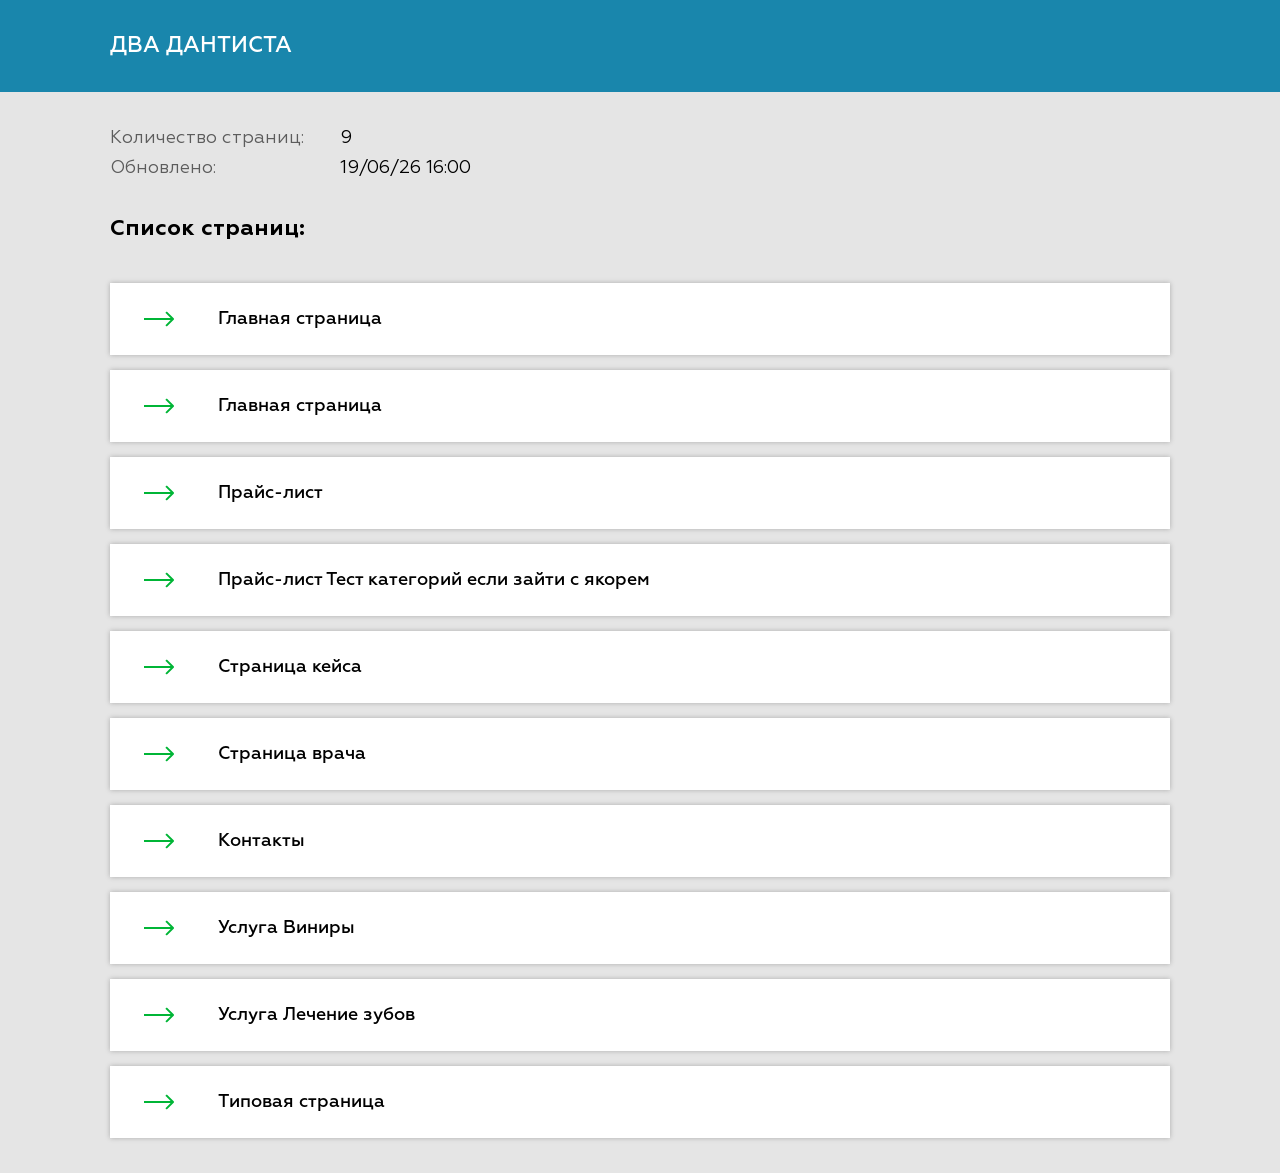
<file: index.html>
<!DOCTYPE html>
<html lang="ru">
	<head>
		<meta http-equiv="Content-Type" content="text/html; charset=utf-8">
		<!-- Переключение IE в последнию версию, на случай если в настройках пользователя стоит меньшая -->
		<meta http-equiv="X-UA-Compatible" content="IE=edge">

		<!-- Адаптирование страницы для мобильных устройств -->
		<meta name="viewport" content="width=device-width, initial-scale=1, maximum-scale=1">

		<!-- Запрет распознования номера телефона -->
		<meta name="format-detection" content="telephone=no">
		<meta name="SKYPE_TOOLBAR" content ="SKYPE_TOOLBAR_PARSER_COMPATIBLE">

		<!-- Заголовок страницы -->
		<title>ДВА ДАНТИСТА</title>

		<!-- Данное значение часто используют(использовали) поисковые системы -->
		<meta name="description" content="">
		<meta name="keywords" content="">

		<!-- Традиционная иконка сайта, размер 16x16, прозрачность поддерживается. Рекомендуемый формат: .ico или .png -->
		<link rel="shortcut icon" href="images/favicon.ico">

		<!-- Подключение файлов стилей -->
		<link rel="stylesheet" href="stubMwi_css/stubMwi.css">
	</head>

	<body>
		<!-- Основная часть -->
		<div class="heade_stub">
			<div class="cont_stub">
				<div class="name_stub">ДВА ДАНТИСТА</div>
			</div>
		</div>


		<section class="section_stub">
			<div class="cont_stub">
				<div class="info">
					<div class="line">
						<div class="desc">Количество страниц:</div>

						<div class="val">9</div>
					</div>

					<div class="line">
						<div class="desc">Обновлено:</div>

						<div class="val">19/06/26 16:00</div>
					</div>
				</div>

				<div class="title">Список страниц:</div>

				<div class="pages">
					<a href="https://ivanlayout.github.io/two-dentists/main.html" class="page">
						Главная страница
					</a>
					<a href="https://ivanlayout.github.io/two-dentists/main2.html" class="page">
						Главная страница
					</a>
					<a href="https://ivanlayout.github.io/two-dentists/prices.html" class="page">
						Прайс-лист
					</a>
					<a href="https://ivanlayout.github.io/two-dentists/prices.html#price4" class="page">
						Прайс-лист Тест категорий если зайти с якорем
					</a>
					<a href="https://ivanlayout.github.io/two-dentists/work.html" class="page">
						Страница кейса
					</a>
					<a href="https://ivanlayout.github.io/two-dentists/doctor.html" class="page">
						Страница врача
					</a>
					<a href="https://ivanlayout.github.io/two-dentists/contacts.html" class="page">
						Контакты
					</a>
					<a href="https://ivanlayout.github.io/two-dentists/service.html" class="page">
						Услуга Виниры
					</a>
					<a href="https://ivanlayout.github.io/two-dentists/service2.html" class="page">
						Услуга Лечение зубов
					</a>
					<a href="https://ivanlayout.github.io/two-dentists/text-page.html" class="page">
						Типовая страница
					</a>
				</div>
			</div>
		</section>
		<!-- End Основная часть -->
	</body>
</html>
</file>
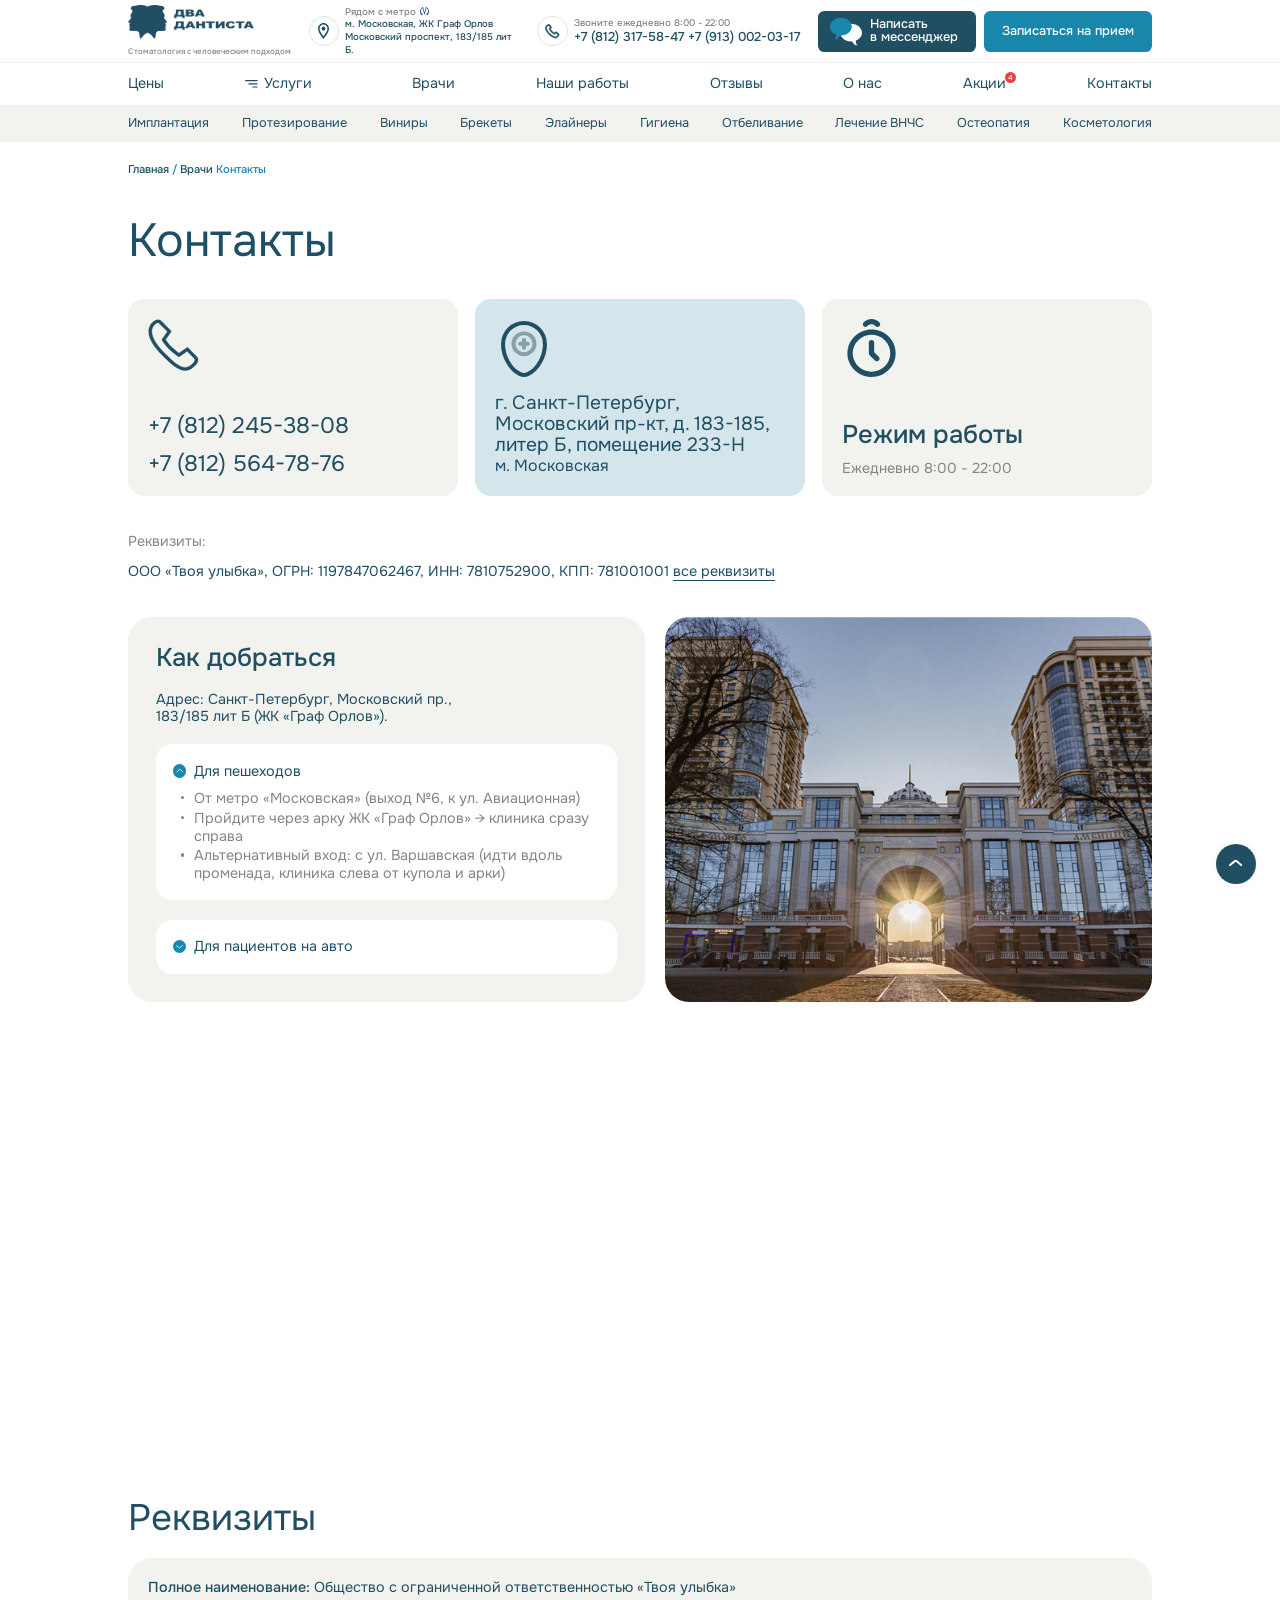
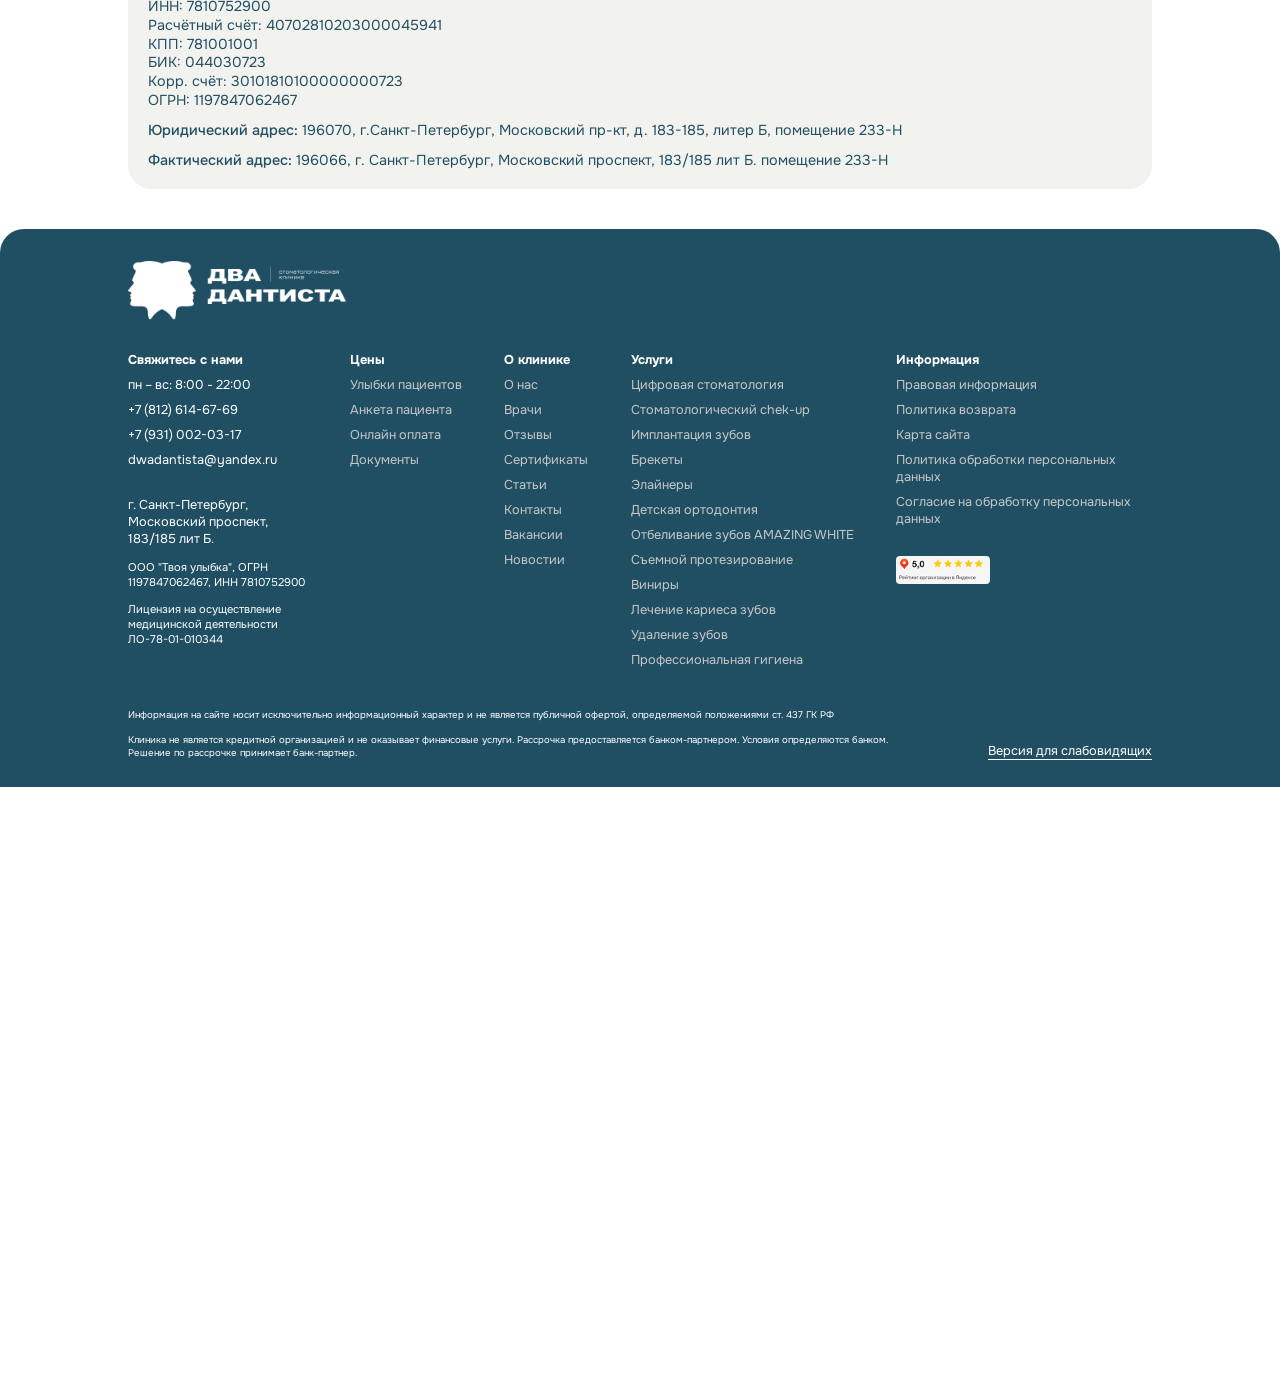
<file: contacts.html>
<!DOCTYPE html>
<html lang="ru">
	<head>
		<meta http-equiv="Content-Type" content="text/html; charset=utf-8">
		<!-- Переключение IE в последнию версию, на случай если в настройках пользователя стоит меньшая -->
		<meta http-equiv="X-UA-Compatible" content="IE=edge">

		<!-- Адаптирование страницы для мобильных устройств -->
		<meta name="viewport" content="width=device-width, initial-scale=1, maximum-scale=1">

		<!-- Запрет распознования номера телефона -->
		<meta name="format-detection" content="telephone=no">
		<meta name="SKYPE_TOOLBAR" content ="SKYPE_TOOLBAR_PARSER_COMPATIBLE">

		<!-- Заголовок страницы -->
		<title>Два Дантиста</title>

		<!-- Данное значение часто используют(использовали) поисковые системы -->
		<meta name="description" content="">
		<meta name="keywords" content="">

		<!-- Традиционная иконка сайта, размер 16x16, прозрачность поддерживается. Рекомендуемый формат: .ico или .png -->
		<link rel="shortcut icon" href="favicon.ico">

		<meta name="theme-color" content="#ffffff">

		<link rel="preconnect" href="https://fonts.googleapis.com">
		<link rel="preconnect" href="https://fonts.gstatic.com" crossorigin>
		<link href="https://fonts.googleapis.com/css2?family=Onest:wght@100..900&display=swap" rel="stylesheet">

		<!-- Подключение файлов стилей -->
		<link rel="stylesheet" href="css/swiper-bundle.min.css">
		<link rel="stylesheet" href="css/fancybox.css">
		<link rel="stylesheet" href="css/twentytwenty.css">
		<link rel="stylesheet" href="css/styles.css">

		<link rel="stylesheet" href="css/response_1299.css" media="(max-width: 1319px)">
		<link rel="stylesheet" href="css/response_1199.css" media="(max-width: 1199px)">
		<link rel="stylesheet" href="css/response_1023.css" media="(max-width: 1023px)">
		<link rel="stylesheet" href="css/response_767.css" media="(max-width: 767px)">
		<link rel="stylesheet" href="css/response_479.css" media="(max-width: 479px)">
	</head>
	<body>
		<div class="wrap">
			<div class="main">
				<!-- Шапка -->
				<header class="header">
					<div class="header__mob">
						<div class="header__mob-top">
							<div class="cont _flex">
								<div class="header__contacts">
									<div class="header__contacts-metro">
										М. Московская, 5 минут от метро
									</div>
									<div class="header__contacts-adres">
										Московский пр-т, 183/185 лит Б.
									</div>
									<div class="header__contacts-time">
										Ежедневно 08:00 – 22:00
									</div>
								</div>

								<button data-content="#modal-write" class="header__write modal-btn">
									<span class="header__write-icon">
										<img data-src="images/write.svg" src="images/img_plug.png" alt="" class="lazyload">
									</span>
									<span class="header__write-text">Написать в&nbsp;мессенджер</span>
								</button>
							</div>
						</div>
					</div>
					<div class="header__topwrap">
						<div class="header__top">
							<div class="cont _flex">
								<div class="header__logo">
									<a href="/" class="header__logo-link">
										<img src="images/logo.png" alt="">
									</a>
									
									<div class="header__logo-slogan">Стоматология с человеческим подходом</div>
								</div>

								<div class="header__adres _flex">
									<div class="header__adres-icon">
										<img data-src="images/marker.svg" src="images/img_plug.png" alt="" class="lazyload">
									</div>
									<div class="header__adres-box">
										<div class="header__adres-title _flex"><span>Рядом с метро</span> <img src="images/metro.svg" alt=""></div>

										<div class="header__adres-text">м. Московская, ЖК Граф Орлов Московский проспект, 183/185 лит Б.</div>
									</div>
								</div>

								<div class="header__contact _flex">
									<div class="header__contact-icon">
										<img data-src="images/tel.svg" src="images/img_plug.png" alt="" class="lazyload">
									</div>
									<div class="header__contact-box">
										<div class="header__contact-title _flex">Звоните ежедневно 8:00 - 22:00</div>

										<div class="header__contact-text">
											<a href="tel:+78123175847">+7 (812) 317-58-47</a> <a href="tel:+79130020317">+7 (913) 002-03-17</a>
										</div>
									</div>
								</div>

								<div class="header__btns _flex">
									<button data-content="#modal-write" class="header__write modal-btn">
										<span class="header__write-icon">
											<img data-src="images/write.svg" src="images/img_plug.png" alt="" class="lazyload">
										</span>
										<span class="header__write-text">Написать в&nbsp;мессенджер</span>
									</button>
									<button data-content="#modal-request" class="header__request modal-btn">Записаться на прием</button>
								</div>

								<a href="tel:+78123175847" class="mob-phone"></a>

								<button type="button" class="mob-menu-btn">
									<span></span>
									<span></span>
									<span></span>
								</button>
							</div>
						</div>
					</div>
					<div class="header__info">
						<div class="cont">
							<nav class="header-menu _flex">
								<div class="header-menu__item">
									<a href="/" class="header-menu__link">Цены</a>
								</div>
								<div class="header-menu__item">
									<a href="/" class="header-menu__link _sub">
										<span class="header-menu__link-span">
											<svg class="header-menu__link-burger">
												<use xlink:href="images/sprite.svg#burger1"></use>
											</svg>
											<span>Услуги</span>
										</span>
									</a>

									<div class="submenu">
										<div class="cont">
											<div class="submenu__wrap">
												<button class="submenu__close">
													<svg>
														<use xlink:href="images/sprite.svg#close"></use>
													</svg>
												</button>
												<div class="submenu__items">
													<div class="submenu__item _active-pc">
														<a href="/" class="submenu__link _sub">Имплантация</a>

														<div class="submenu__list">
															<div class="submenu__list-title">Имплантация зубов</div>
															<div class="submenu__list-flex _flex">
																<div class="header-submenu _flex">
																	<div class="header-submenu__col">
																		<div class="header-submenu__title">
																			<a href="/">Имплант под ключ с коронкой</a>
																		</div>

																		<div class="header-submenu__sector">
																			<div class="header-submenu__subtitle">
																				<a href="/">ВИДЫ ИМПЛАНТАЦИИ</a>
																			</div>

																			<div class="header-submenu__items">
																				<div class="header-submenu__item">
																					<a href="/" class="header-submenu__link">Одномоментная имплантация</a>
																				</div>
																				<div class="header-submenu__item">
																					<a href="/" class="header-submenu__link">Одноэтапная имплантация</a>
																				</div>
																				<div class="header-submenu__item">
																					<a href="/" class="header-submenu__link">Двухэтапная имплантация</a>
																				</div>
																				<div class="header-submenu__item">
																					<a href="/" class="header-submenu__link">Имплантация без костной пластинки</a>
																				</div>
																				<div class="header-submenu__item">
																					<a href="/" class="header-submenu__link">Скуловая имплантация</a>
																				</div>
																				<div class="header-submenu__item">
																					<a href="/" class="header-submenu__link">Трансназальная имплантация</a>
																				</div>
																				<div class="header-submenu__item">
																					<a href="/" class="header-submenu__link">При неправильном прикусе</a>
																				</div>
																				<div class="header-submenu__item">
																					<a href="/" class="header-submenu__link">Бережная имплантация</a>
																				</div>
																				<div class="header-submenu__item">
																					<a href="/" class="header-submenu__link">Пересадка зуба мудрости</a>
																				</div>
																			</div>
																		</div>
																	</div>
																	<div class="header-submenu__col">
																		<div class="header-submenu__title">
																			<a href="/">Имплантация в рассрочку🔥</a>
																		</div>

																		<div class="header-submenu__sector">
																			<div class="header-submenu__subtitle">
																				<a href="/">ПРИ НЕДОСТАТКИ КОСТИ ИЛИ ДЕСНЫ</a>
																			</div>

																			<div class="header-submenu__items">
																				<div class="header-submenu__item">
																					<a href="/" class="header-submenu__link">Костная пластинка</a>
																				</div>
																				<div class="header-submenu__item">
																					<a href="/" class="header-submenu__link">Синус-лифтинг</a>
																				</div>
																				<div class="header-submenu__item">
																					<a href="/" class="header-submenu__link">Наращивание десны</a>
																				</div>
																			</div>
																		</div>

																		<div class="header-submenu__sector">
																			<div class="header-submenu__subtitle">
																				<a href="/">ИМПЛАНТАЦИЯ ВО СНЕ</a>
																			</div>

																			<div class="header-submenu__items">
																				<div class="header-submenu__item">
																					<a href="/" class="header-submenu__link">Имплантация зубов под наркозом</a>
																				</div>
																				<div class="header-submenu__item">
																					<a href="/" class="header-submenu__link">Имплантация зубов под седацией</a>
																				</div>
																			</div>
																		</div>
																	</div>
																</div>

																<div class="header-product">
																	<div class="header-product__name">
																		<a href="/">Имплантация зубов Osstem</a>
																	</div>

																	<div class="header-product__desc">Наша миссия — повышать качество жизни людей, и этим пропитано все.</div>

																	<div class="header-product__prices _flex">
																		<div class="header-product__price">0 ₽</div>
																		<div class="header-product__oldprice">9 000 ₽</div>
																	</div>

																	<a href="/" class="header-product__thumb">
																		<img data-src="images/tmp/product1.png" src="images/img_plug.png" alt="" class="lazyload">
																	</a>

																	<a href="/" class="btn-blue btn-blue_h">Подробнее</a>
																</div>
															</div>
														</div>
													</div>
													<div class="submenu__item">
														<a href="/" class="submenu__link _sub">Протезирование</a>

														<div class="submenu__list">
															<div class="submenu__list-title">Протезирование зубов</div>
															<div class="submenu__list-flex _flex">
																<div class="header-submenu _flex">
																	<div class="header-submenu__col">
																		<div class="header-submenu__title">
																			<a href="/">Имплант под ключ с коронкой</a>
																		</div>

																		<div class="header-submenu__sector">
																			<div class="header-submenu__subtitle">
																				<a href="/">ВИДЫ ИМПЛАНТАЦИИ</a>
																			</div>

																			<div class="header-submenu__items">
																				<div class="header-submenu__item">
																					<a href="/" class="header-submenu__link">Одномоментная имплантация</a>
																				</div>
																				<div class="header-submenu__item">
																					<a href="/" class="header-submenu__link">Одноэтапная имплантация</a>
																				</div>
																				<div class="header-submenu__item">
																					<a href="/" class="header-submenu__link">Двухэтапная имплантация</a>
																				</div>
																				<div class="header-submenu__item">
																					<a href="/" class="header-submenu__link">Имплантация без костной пластинки</a>
																				</div>
																				<div class="header-submenu__item">
																					<a href="/" class="header-submenu__link">Скуловая имплантация</a>
																				</div>
																				<div class="header-submenu__item">
																					<a href="/" class="header-submenu__link">Трансназальная имплантация</a>
																				</div>
																				<div class="header-submenu__item">
																					<a href="/" class="header-submenu__link">При неправильном прикусе</a>
																				</div>
																				<div class="header-submenu__item">
																					<a href="/" class="header-submenu__link">Бережная имплантация</a>
																				</div>
																				<div class="header-submenu__item">
																					<a href="/" class="header-submenu__link">Пересадка зуба мудрости</a>
																				</div>
																			</div>
																		</div>
																	</div>
																	<div class="header-submenu__col">
																		<div class="header-submenu__title">
																			<a href="/">Имплантация в рассрочку🔥</a>
																		</div>

																		<div class="header-submenu__sector">
																			<div class="header-submenu__subtitle">
																				<a href="/">ПРИ НЕДОСТАТКИ КОСТИ ИЛИ ДЕСНЫ</a>
																			</div>

																			<div class="header-submenu__items">
																				<div class="header-submenu__item">
																					<a href="/" class="header-submenu__link">Костная пластинка</a>
																				</div>
																				<div class="header-submenu__item">
																					<a href="/" class="header-submenu__link">Синус-лифтинг</a>
																				</div>
																				<div class="header-submenu__item">
																					<a href="/" class="header-submenu__link">Наращивание десны</a>
																				</div>
																			</div>
																		</div>

																		<div class="header-submenu__sector">
																			<div class="header-submenu__subtitle">
																				<a href="/">ИМПЛАНТАЦИЯ ВО СНЕ</a>
																			</div>

																			<div class="header-submenu__items">
																				<div class="header-submenu__item">
																					<a href="/" class="header-submenu__link">Имплантация зубов под наркозом</a>
																				</div>
																				<div class="header-submenu__item">
																					<a href="/" class="header-submenu__link">Имплантация зубов под седацией</a>
																				</div>
																			</div>
																		</div>
																	</div>
																</div>

																<div class="header-product">
																	<div class="header-product__name">
																		<a href="/">Имплантация зубов Osstem</a>
																	</div>

																	<div class="header-product__desc">Наша миссия — повышать качество жизни людей, и этим пропитано все.</div>

																	<div class="header-product__prices _flex">
																		<div class="header-product__price">0 ₽</div>
																		<div class="header-product__oldprice">9 000 ₽</div>
																	</div>

																	<a href="/" class="header-product__thumb">
																		<img data-src="images/tmp/product1.png" src="images/img_plug.png" alt="" class="lazyload">
																	</a>

																	<a href="/" class="btn-blue btn-blue_h">Подробнее</a>
																</div>
															</div>
														</div>
													</div>
													<div class="submenu__item">
														<a href="/" class="submenu__link _sub">Виниры</a>

														<div class="submenu__list">
															<div class="submenu__list-title">Виниры</div>
															<div class="submenu__list-flex _flex">
																<div class="header-submenu _flex">
																	<div class="header-submenu__col">
																		<div class="header-submenu__title">
																			<a href="/">Имплант под ключ с коронкой</a>
																		</div>

																		<div class="header-submenu__sector">
																			<div class="header-submenu__subtitle">
																				<a href="/">ВИДЫ ИМПЛАНТАЦИИ</a>
																			</div>

																			<div class="header-submenu__items">
																				<div class="header-submenu__item">
																					<a href="/" class="header-submenu__link">Одномоментная имплантация</a>
																				</div>
																				<div class="header-submenu__item">
																					<a href="/" class="header-submenu__link">Одноэтапная имплантация</a>
																				</div>
																				<div class="header-submenu__item">
																					<a href="/" class="header-submenu__link">Двухэтапная имплантация</a>
																				</div>
																				<div class="header-submenu__item">
																					<a href="/" class="header-submenu__link">Имплантация без костной пластинки</a>
																				</div>
																				<div class="header-submenu__item">
																					<a href="/" class="header-submenu__link">Скуловая имплантация</a>
																				</div>
																				<div class="header-submenu__item">
																					<a href="/" class="header-submenu__link">Трансназальная имплантация</a>
																				</div>
																				<div class="header-submenu__item">
																					<a href="/" class="header-submenu__link">При неправильном прикусе</a>
																				</div>
																				<div class="header-submenu__item">
																					<a href="/" class="header-submenu__link">Бережная имплантация</a>
																				</div>
																				<div class="header-submenu__item">
																					<a href="/" class="header-submenu__link">Пересадка зуба мудрости</a>
																				</div>
																			</div>
																		</div>
																	</div>
																	<div class="header-submenu__col">
																		<div class="header-submenu__title">
																			<a href="/">Имплантация в рассрочку🔥</a>
																		</div>

																		<div class="header-submenu__sector">
																			<div class="header-submenu__subtitle">
																				<a href="/">ПРИ НЕДОСТАТКИ КОСТИ ИЛИ ДЕСНЫ</a>
																			</div>

																			<div class="header-submenu__items">
																				<div class="header-submenu__item">
																					<a href="/" class="header-submenu__link">Костная пластинка</a>
																				</div>
																				<div class="header-submenu__item">
																					<a href="/" class="header-submenu__link">Синус-лифтинг</a>
																				</div>
																				<div class="header-submenu__item">
																					<a href="/" class="header-submenu__link">Наращивание десны</a>
																				</div>
																			</div>
																		</div>

																		<div class="header-submenu__sector">
																			<div class="header-submenu__subtitle">
																				<a href="/">ИМПЛАНТАЦИЯ ВО СНЕ</a>
																			</div>

																			<div class="header-submenu__items">
																				<div class="header-submenu__item">
																					<a href="/" class="header-submenu__link">Имплантация зубов под наркозом</a>
																				</div>
																				<div class="header-submenu__item">
																					<a href="/" class="header-submenu__link">Имплантация зубов под седацией</a>
																				</div>
																			</div>
																		</div>
																	</div>
																</div>

																<div class="header-product">
																	<div class="header-product__name">
																		<a href="/">Имплантация зубов Osstem</a>
																	</div>

																	<div class="header-product__desc">Наша миссия — повышать качество жизни людей, и этим пропитано все.</div>

																	<div class="header-product__prices _flex">
																		<div class="header-product__price">0 ₽</div>
																		<div class="header-product__oldprice">9 000 ₽</div>
																	</div>

																	<a href="/" class="header-product__thumb">
																		<img data-src="images/tmp/product1.png" src="images/img_plug.png" alt="" class="lazyload">
																	</a>

																	<a href="/" class="btn-blue btn-blue_h">Подробнее</a>
																</div>
															</div>
														</div>
													</div>
													<div class="submenu__item">
														<a href="/" class="submenu__link _sub">Брекеты</a>
													</div>
													<div class="submenu__item">
														<a href="/" class="submenu__link _sub">Элайнеры</a>
													</div>
													<div class="submenu__item">
														<a href="/" class="submenu__link _sub">Гигиена</a>
													</div>
													<div class="submenu__item">
														<a href="/" class="submenu__link _sub">Отбеливание</a>
													</div>
													<div class="submenu__item">
														<a href="/" class="submenu__link _sub">Лечение ВНЧС</a>
													</div>
													<div class="submenu__item">
														<a href="/" class="submenu__link _sub">Остеопатия</a>
													</div>
													<div class="submenu__item">
														<a href="/" class="submenu__link _sub">Косметология</a>
													</div>
												</div>
											</div>
										</div>
									</div>
								</div>
								<div class="header-menu__item">
									<a href="/" class="header-menu__link _sub">
										<span class="header-menu__link-span">Врачи</span>
									</a>

									<div class="submenu">
										<div class="cont">
											<div class="submenu__wrap">
												<button class="submenu__close">
													<svg>
														<use xlink:href="images/sprite.svg#close"></use>
													</svg>
												</button>
												<div class="submenu__items">
													<div class="submenu__item _active-pc">
														<a href="/" class="submenu__link _sub">Имплантация</a>

														<div class="submenu__list">
															<div class="submenu__list-title">Имплантация зубов</div>
															<div class="submenu__list-flex _flex">
																<div class="header-submenu _flex">
																	<div class="header-submenu__col">
																		<div class="header-submenu__title">
																			<a href="/">Имплант под ключ с коронкой</a>
																		</div>

																		<div class="header-submenu__sector">
																			<div class="header-submenu__subtitle">
																				<a href="/">ВИДЫ ИМПЛАНТАЦИИ</a>
																			</div>

																			<div class="header-submenu__items">
																				<div class="header-submenu__item">
																					<a href="/" class="header-submenu__link">Одномоментная имплантация</a>
																				</div>
																				<div class="header-submenu__item">
																					<a href="/" class="header-submenu__link">Одноэтапная имплантация</a>
																				</div>
																				<div class="header-submenu__item">
																					<a href="/" class="header-submenu__link">Двухэтапная имплантация</a>
																				</div>
																				<div class="header-submenu__item">
																					<a href="/" class="header-submenu__link">Имплантация без костной пластинки</a>
																				</div>
																				<div class="header-submenu__item">
																					<a href="/" class="header-submenu__link">Скуловая имплантация</a>
																				</div>
																				<div class="header-submenu__item">
																					<a href="/" class="header-submenu__link">Трансназальная имплантация</a>
																				</div>
																				<div class="header-submenu__item">
																					<a href="/" class="header-submenu__link">При неправильном прикусе</a>
																				</div>
																				<div class="header-submenu__item">
																					<a href="/" class="header-submenu__link">Бережная имплантация</a>
																				</div>
																				<div class="header-submenu__item">
																					<a href="/" class="header-submenu__link">Пересадка зуба мудрости</a>
																				</div>
																			</div>
																		</div>
																	</div>
																	<div class="header-submenu__col">
																		<div class="header-submenu__title">
																			<a href="/">Имплантация в рассрочку🔥</a>
																		</div>

																		<div class="header-submenu__sector">
																			<div class="header-submenu__subtitle">
																				<a href="/">ПРИ НЕДОСТАТКИ КОСТИ ИЛИ ДЕСНЫ</a>
																			</div>

																			<div class="header-submenu__items">
																				<div class="header-submenu__item">
																					<a href="/" class="header-submenu__link">Костная пластинка</a>
																				</div>
																				<div class="header-submenu__item">
																					<a href="/" class="header-submenu__link">Синус-лифтинг</a>
																				</div>
																				<div class="header-submenu__item">
																					<a href="/" class="header-submenu__link">Наращивание десны</a>
																				</div>
																			</div>
																		</div>

																		<div class="header-submenu__sector">
																			<div class="header-submenu__subtitle">
																				<a href="/">ИМПЛАНТАЦИЯ ВО СНЕ</a>
																			</div>

																			<div class="header-submenu__items">
																				<div class="header-submenu__item">
																					<a href="/" class="header-submenu__link">Имплантация зубов под наркозом</a>
																				</div>
																				<div class="header-submenu__item">
																					<a href="/" class="header-submenu__link">Имплантация зубов под седацией</a>
																				</div>
																			</div>
																		</div>
																	</div>
																</div>

																<div class="header-product">
																	<div class="header-product__name">
																		<a href="/">Имплантация зубов Osstem</a>
																	</div>

																	<div class="header-product__desc">Наша миссия — повышать качество жизни людей, и этим пропитано все.</div>

																	<div class="header-product__prices _flex">
																		<div class="header-product__price">0 ₽</div>
																		<div class="header-product__oldprice">9 000 ₽</div>
																	</div>

																	<a href="/" class="header-product__thumb">
																		<img data-src="images/tmp/product1.png" src="images/img_plug.png" alt="" class="lazyload">
																	</a>

																	<a href="/" class="btn-blue btn-blue_h">Подробнее</a>
																</div>
															</div>
														</div>
													</div>
													<div class="submenu__item">
														<a href="/" class="submenu__link _sub">Протезирование</a>

														<div class="submenu__list">
															<div class="submenu__list-title">Протезирование зубов</div>
															<div class="submenu__list-flex _flex">
																<div class="header-submenu _flex">
																	<div class="header-submenu__col">
																		<div class="header-submenu__title">
																			<a href="/">Имплант под ключ с коронкой</a>
																		</div>

																		<div class="header-submenu__sector">
																			<div class="header-submenu__subtitle">
																				<a href="/">ВИДЫ ИМПЛАНТАЦИИ</a>
																			</div>

																			<div class="header-submenu__items">
																				<div class="header-submenu__item">
																					<a href="/" class="header-submenu__link">Одномоментная имплантация</a>
																				</div>
																				<div class="header-submenu__item">
																					<a href="/" class="header-submenu__link">Одноэтапная имплантация</a>
																				</div>
																				<div class="header-submenu__item">
																					<a href="/" class="header-submenu__link">Двухэтапная имплантация</a>
																				</div>
																				<div class="header-submenu__item">
																					<a href="/" class="header-submenu__link">Имплантация без костной пластинки</a>
																				</div>
																				<div class="header-submenu__item">
																					<a href="/" class="header-submenu__link">Скуловая имплантация</a>
																				</div>
																				<div class="header-submenu__item">
																					<a href="/" class="header-submenu__link">Трансназальная имплантация</a>
																				</div>
																				<div class="header-submenu__item">
																					<a href="/" class="header-submenu__link">При неправильном прикусе</a>
																				</div>
																				<div class="header-submenu__item">
																					<a href="/" class="header-submenu__link">Бережная имплантация</a>
																				</div>
																				<div class="header-submenu__item">
																					<a href="/" class="header-submenu__link">Пересадка зуба мудрости</a>
																				</div>
																			</div>
																		</div>
																	</div>
																	<div class="header-submenu__col">
																		<div class="header-submenu__title">
																			<a href="/">Имплантация в рассрочку🔥</a>
																		</div>

																		<div class="header-submenu__sector">
																			<div class="header-submenu__subtitle">
																				<a href="/">ПРИ НЕДОСТАТКИ КОСТИ ИЛИ ДЕСНЫ</a>
																			</div>

																			<div class="header-submenu__items">
																				<div class="header-submenu__item">
																					<a href="/" class="header-submenu__link">Костная пластинка</a>
																				</div>
																				<div class="header-submenu__item">
																					<a href="/" class="header-submenu__link">Синус-лифтинг</a>
																				</div>
																				<div class="header-submenu__item">
																					<a href="/" class="header-submenu__link">Наращивание десны</a>
																				</div>
																			</div>
																		</div>

																		<div class="header-submenu__sector">
																			<div class="header-submenu__subtitle">
																				<a href="/">ИМПЛАНТАЦИЯ ВО СНЕ</a>
																			</div>

																			<div class="header-submenu__items">
																				<div class="header-submenu__item">
																					<a href="/" class="header-submenu__link">Имплантация зубов под наркозом</a>
																				</div>
																				<div class="header-submenu__item">
																					<a href="/" class="header-submenu__link">Имплантация зубов под седацией</a>
																				</div>
																			</div>
																		</div>
																	</div>
																</div>

																<div class="header-product">
																	<div class="header-product__name">
																		<a href="/">Имплантация зубов Osstem</a>
																	</div>

																	<div class="header-product__desc">Наша миссия — повышать качество жизни людей, и этим пропитано все.</div>

																	<div class="header-product__prices _flex">
																		<div class="header-product__price">0 ₽</div>
																		<div class="header-product__oldprice">9 000 ₽</div>
																	</div>

																	<a href="/" class="header-product__thumb">
																		<img data-src="images/tmp/product1.png" src="images/img_plug.png" alt="" class="lazyload">
																	</a>

																	<a href="/" class="btn-blue btn-blue_h">Подробнее</a>
																</div>
															</div>
														</div>
													</div>
													<div class="submenu__item">
														<a href="/" class="submenu__link _sub">Виниры</a>

														<div class="submenu__list">
															<div class="submenu__list-title">Виниры</div>
															<div class="submenu__list-flex _flex">
																<div class="header-submenu _flex">
																	<div class="header-submenu__col">
																		<div class="header-submenu__title">
																			<a href="/">Имплант под ключ с коронкой</a>
																		</div>

																		<div class="header-submenu__sector">
																			<div class="header-submenu__subtitle">
																				<a href="/">ВИДЫ ИМПЛАНТАЦИИ</a>
																			</div>

																			<div class="header-submenu__items">
																				<div class="header-submenu__item">
																					<a href="/" class="header-submenu__link">Одномоментная имплантация</a>
																				</div>
																				<div class="header-submenu__item">
																					<a href="/" class="header-submenu__link">Одноэтапная имплантация</a>
																				</div>
																				<div class="header-submenu__item">
																					<a href="/" class="header-submenu__link">Двухэтапная имплантация</a>
																				</div>
																				<div class="header-submenu__item">
																					<a href="/" class="header-submenu__link">Имплантация без костной пластинки</a>
																				</div>
																				<div class="header-submenu__item">
																					<a href="/" class="header-submenu__link">Скуловая имплантация</a>
																				</div>
																				<div class="header-submenu__item">
																					<a href="/" class="header-submenu__link">Трансназальная имплантация</a>
																				</div>
																				<div class="header-submenu__item">
																					<a href="/" class="header-submenu__link">При неправильном прикусе</a>
																				</div>
																				<div class="header-submenu__item">
																					<a href="/" class="header-submenu__link">Бережная имплантация</a>
																				</div>
																				<div class="header-submenu__item">
																					<a href="/" class="header-submenu__link">Пересадка зуба мудрости</a>
																				</div>
																			</div>
																		</div>
																	</div>
																	<div class="header-submenu__col">
																		<div class="header-submenu__title">
																			<a href="/">Имплантация в рассрочку🔥</a>
																		</div>

																		<div class="header-submenu__sector">
																			<div class="header-submenu__subtitle">
																				<a href="/">ПРИ НЕДОСТАТКИ КОСТИ ИЛИ ДЕСНЫ</a>
																			</div>

																			<div class="header-submenu__items">
																				<div class="header-submenu__item">
																					<a href="/" class="header-submenu__link">Костная пластинка</a>
																				</div>
																				<div class="header-submenu__item">
																					<a href="/" class="header-submenu__link">Синус-лифтинг</a>
																				</div>
																				<div class="header-submenu__item">
																					<a href="/" class="header-submenu__link">Наращивание десны</a>
																				</div>
																			</div>
																		</div>

																		<div class="header-submenu__sector">
																			<div class="header-submenu__subtitle">
																				<a href="/">ИМПЛАНТАЦИЯ ВО СНЕ</a>
																			</div>

																			<div class="header-submenu__items">
																				<div class="header-submenu__item">
																					<a href="/" class="header-submenu__link">Имплантация зубов под наркозом</a>
																				</div>
																				<div class="header-submenu__item">
																					<a href="/" class="header-submenu__link">Имплантация зубов под седацией</a>
																				</div>
																			</div>
																		</div>
																	</div>
																</div>

																<div class="header-product">
																	<div class="header-product__name">
																		<a href="/">Имплантация зубов Osstem</a>
																	</div>

																	<div class="header-product__desc">Наша миссия — повышать качество жизни людей, и этим пропитано все.</div>

																	<div class="header-product__prices _flex">
																		<div class="header-product__price">0 ₽</div>
																		<div class="header-product__oldprice">9 000 ₽</div>
																	</div>

																	<a href="/" class="header-product__thumb">
																		<img data-src="images/tmp/product1.png" src="images/img_plug.png" alt="" class="lazyload">
																	</a>

																	<a href="/" class="btn-blue btn-blue_h">Подробнее</a>
																</div>
															</div>
														</div>
													</div>
													<div class="submenu__item">
														<a href="/" class="submenu__link _sub">Брекеты</a>
													</div>
													<div class="submenu__item">
														<a href="/" class="submenu__link _sub">Элайнеры</a>
													</div>
													<div class="submenu__item">
														<a href="/" class="submenu__link _sub">Гигиена</a>
													</div>
													<div class="submenu__item">
														<a href="/" class="submenu__link _sub">Отбеливание</a>
													</div>
													<div class="submenu__item">
														<a href="/" class="submenu__link _sub">Лечение ВНЧС</a>
													</div>
													<div class="submenu__item">
														<a href="/" class="submenu__link _sub">Остеопатия</a>
													</div>
													<div class="submenu__item">
														<a href="/" class="submenu__link _sub">Косметология</a>
													</div>
												</div>
											</div>
										</div>
									</div>
								</div>
								<div class="header-menu__item">
									<a href="/" class="header-menu__link">
										<span class="header-menu__link-span">Наши работы</span>
									</a>
								</div>
								<div class="header-menu__item">
									<a href="/" class="header-menu__link">
										<span class="header-menu__link-span">Отзывы</span>
									</a>
								</div>
								<div class="header-menu__item">
									<a href="/" class="header-menu__link">
										<span class="header-menu__link-span">О нас</span>
									</a>
								</div>
								<div class="header-menu__item">
									<a href="/" class="header-menu__link">
										<span class="header-menu__link-span">
											Акции
											<span class="header-menu__link-number">4</span>
										</span>
									</a>
								</div>
								<div class="header-menu__item">
									<a href="/" class="header-menu__link">
										<span class="header-menu__link-span">Контакты</span>
									</a>
								</div>
							</nav>

							<div class="header__info-mob">
								<button data-content="#modal-request" class="header__write">
									<span class="header__write-icon">
										<img data-src="images/write.svg" src="images/img_plug.png" alt="" class="lazyload">
									</span>
									<span class="header__write-text">Написать в&nbsp;мессенджер</span>
								</button>
								
								<div class="header__info-phones">
									<div class="header__info-phone">
										<a href="tel:+78123175847">+7 (812) 317-58-47</a>
									</div>
									<div class="header__info-phone">
										<a href="tel:+79130020317">+7 (913) 002-03-17</a>
									</div>
								</div>

								<div class="header__info-time">Звоните ежедневно 8:00 - 22:00 </div>
								
								<button data-content="#modal-request" class="header__request modal-btn">Записаться на прием</button>
							</div>
						</div>
					</div>
					<div class="header__bot">
						<div class="cont">
							<nav class="header-list _flex">
								<div class="header-list__item">
									<a href="/" class="header-list__link">Имплантация</a>
								</div>
								<div class="header-list__item">
									<a href="/" class="header-list__link">Протезирование</a>
								</div>
								<div class="header-list__item">
									<a href="/" class="header-list__link">Виниры</a>
								</div>
								<div class="header-list__item">
									<a href="/" class="header-list__link">Брекеты</a>
								</div>
								<div class="header-list__item">
									<a href="/" class="header-list__link">Элайнеры</a>
								</div>
								<div class="header-list__item">
									<a href="/" class="header-list__link">Гигиена</a>
								</div>
								<div class="header-list__item">
									<a href="/" class="header-list__link">Отбеливание</a>
								</div>
								<div class="header-list__item">
									<a href="/" class="header-list__link">Лечение ВНЧС</a>
								</div>
								<div class="header-list__item">
									<a href="/" class="header-list__link">Остеопатия</a>
								</div>
								<div class="header-list__item">
									<a href="/" class="header-list__link">Косметология</a>
								</div>
							</nav>
						</div>
					</div>
				</header>
				<div class="overlay"></div>

				<div class="fix-btns">
					<a href="/" class="fix-btns__btn">
						<span class="fix-btns__btn-icon">
							<img data-src="images/ic_btn1.svg" src="images/img_plug.png" alt="" class="lazyload">
							<span class="fix-btns__btn-number">3</span>
						</span>

						<span class="fix-btns__btn-name">Акции</span>
					</a>
					<a href="/" class="fix-btns__btn">
						<span class="fix-btns__btn-icon">
							<img data-src="images/ic_btn2.svg" src="images/img_plug.png" alt="" class="lazyload">
						</span>

						<span class="fix-btns__btn-name">Контакты</span>
					</a>
					<button type="button" class="fix-btns__btn fix-btns__btn_menu open-menu">
						<span class="fix-btns__btn-icon">
							<img data-src="images/ic_btn3.svg" src="images/img_plug.png" alt="" class="lazyload">
						</span>

						<span class="fix-btns__btn-name">Меню</span>
					</button>
					<a href="/" class="fix-btns__btn">
						<span class="fix-btns__btn-icon">
							<img data-src="images/ic_btn4.svg" src="images/img_plug.png" alt="" class="lazyload">
						</span>

						<span class="fix-btns__btn-name">Услуги</span>
					</a>
					<button type="button" data-content="#modal-request" class="fix-btns__btn modal-btn">
						<span class="fix-btns__btn-icon fix-btns__btn-icon_blue">
							<img data-src="images/ic_btn5.svg" src="images/img_plug.png" alt="" class="lazyload">
						</span>

						<span class="fix-btns__btn-name">Записаться</span>
					</button>
				</div>
				<!-- End Шапка -->

				<section class="breadcrumbs breadcrumbs_pad">
					<div class="cont">
						<a href="/">Главная</a> <span class="breadcrumbs_sep">/</span> <a href="/">Врачи</a> Контакты
					</div>
				</section>

				<section class="contacts-page">
					<div class="cont">
						<h1 class="page-title">Контакты</h1>

						<div class="contacts-page__boxes">
							<div class="contacts-page__box">
								<div class="contacts-page__grid _flex">
									<div class="contacts-page__item">
										<div class="contacts-page__icon">
											<img data-src="images/ic_tel.svg" src="images/img_plug.png" alt="" class="lazyload">
										</div>

										<div class="contacts-page__info">
											<div class="contacts-page__phone">
												<a href="tel:+78122453808">+7 (812) 245-38-08</a>
											</div>
											<div class="contacts-page__phone">
												<a href="tel:+78125647876">+7 (812) 564-78-76</a>
											</div>
										</div>
									</div>
									<div class="contacts-page__item _green-item">
										<div class="contacts-page__icon">
											<img data-src="images/ic_marker.svg" src="images/img_plug.png" alt="" class="lazyload">
										</div>

										<div class="contacts-page__info">
											<div class="contacts-page__adres">
												г. Санкт-Петербург,  Московский пр-кт, д. 183-185, литер Б, помещение 233-Н <br><span>м. Московская</span>
											</div>
										</div>
									</div>
									<div class="contacts-page__item _tablet-item">
										<div class="contacts-page__icon">
											<img data-src="images/ic_clock.svg" src="images/img_plug.png" alt="" class="lazyload">
										</div>

										<div class="contacts-page__info _marg-tablet">
											<div class="contacts-page__info-title">Режим работы</div>

											<div class="contacts-page__time">Ежедневно 8:00 - 22:00 </div>
										</div>
									</div>
								</div>
							</div>

							<div class="contacts-page__box">
								<div class="contacts-page__details-title">Реквизиты:</div>

								<div class="contacts-page__details-desc">ООО «Твоя улыбка», ОГРН: 1197847062467, ИНН: 7810752900, КПП: 781001001 <span><a href="/">все реквизиты</a></span></div>
							</div>

							<div class="contacts-page__box">
								<div class="contacts-page__cols _flex">
									<div class="contacts-page__coll">
										<div class="contacts-page__get-title">Как добраться</div>

										<div class="contacts-page__get-adres">Адрес: Санкт-Петербург, Московский пр., 183/185 лит Б (ЖК «Граф Орлов»).</div>

										<div class="contacts-page__get-items">
											<div class="contacts-page__get-item accord__item _active">
												<div class="contacts-page__get-open accord__open">Для пешеходов</div>
			
												<div class="contacts-page__get-data accord__data" style="display: block;">
													<ul class="contacts-page__get-list">
														<li>От метро «Московская» (выход №6, к ул. Авиационная) </li>
														<li>Пройдите через арку ЖК «Граф Орлов» → клиника сразу справа</li>
														<li>Альтернативный вход: с ул. Варшавская (идти вдоль променада, клиника слева от купола и арки)</li>
													</ul>
												</div>
											</div>
											<div class="contacts-page__get-item accord__item">
												<div class="contacts-page__get-open accord__open">Для пациентов на авто</div>
			
												<div class="contacts-page__get-data accord__data">
													<ul class="contacts-page__get-list">
														<li>От метро «Московская» (выход №6, к ул. Авиационная) </li>
														<li>Пройдите через арку ЖК «Граф Орлов» → клиника сразу справа</li>
														<li>Альтернативный вход: с ул. Варшавская (идти вдоль променада, клиника слева от купола и арки)</li>
													</ul>
												</div>
											</div>
										</div>
									</div>

									<div class="contacts-page__colr">
										<img data-src="images/contacts_bg.jpg" src="images/img_plug.png" alt="" class="contacts-page__img lazyload">
									</div>
								</div>
							</div>
						</div>
					</div>
				</section>

				<section class="media-contacts _marg">
					<div class="cont">
						<div class="media-contacts__map _tablet-height">
							<script type="text/javascript" charset="utf-8" async src="https://api-maps.yandex.ru/services/constructor/1.0/js/?um=constructor%3Af69d1cf69b4cdeaf3b29273cc198d69275a9e771385f627e9af216a1f7335ca8&amp;width=100%25&amp;height=100%25&amp;lang=ru_RU&amp;scroll=true"></script>
						</div>
					</div>
				</section>

				<section class="details-info _marg">
					<div class="cont">
						<div class="main-title">Реквизиты</div>

						<div class="details-info__bg">
							<div class="details-info__item">
								<div><span>Полное наименование:</span> Общество с ограниченной ответственностью «Твоя улыбка»</div>
								<div>ИНН: 7810752900</div>
								<div>Расчётный счёт: 40702810203000045941</div>
								<div>КПП: 781001001</div>
								<div>БИК: 044030723</div>
								<div>Корр. счёт: 30101810100000000723</div>
								<div>ОГРН: 1197847062467 </div>
							</div>
							<div class="details-info__item">
								<span>Юридический адрес:</span> 196070, г.Санкт-Петербург,  Московский пр-кт, д. 183-185, литер Б, помещение 233-Н
							</div>
							<div class="details-info__item">
								<span>Фактический адрес:</span> 196066, г. Санкт-Петербург, Московский проспект, 183/185 лит Б. помещение 233-Н
							</div>
						</div>
					</div>
				</section>
			</div>


			<footer class="footer">
				<div class="cont">
					<div class="footer__logo">
						<img src="images/logo_white.png" alt="">
					</div>

					<div class="footer__flex _flex">
						<div class="footer__contact">
							<div class="footer__title">Свяжитесь с нами</div>
							<div class="footer__time">пн – вс: 8:00 - 22:00</div>
							<div class="footer__phone">
								<a href="tel:+78126146769">+7 (812) 614-67-69</a>
							</div>
							<div class="footer__phone">
								<a href="tel:+79310020317">+7 (931) 002-03-17</a>
							</div>
							<div class="footer__mail">
								<a href="mailto:dwadantista@yandex.ru">dwadantista@yandex.ru</a>
							</div>
							<div class="footer__adres">г. Санкт-Петербург, Московский проспект, 183/185 лит Б.</div>

							<div class="footer__contact-info">ООО "Твоя улыбка", ОГРН 1197847062467, ИНН 7810752900</div>
							<div class="footer__contact-info">Лицензия на осуществление медицинской деятельности ЛО-78-01-010344</div>

							<div class="footer__version footer__version_mob">
								<a href="/">Версия для слабовидящих</a>
							</div>
						</div>
						<div class="footer__list footer__list_price">
							<div class="footer__title">
								<a href="/">Цены</a>
							</div>

							<div class="footer__list-items">
								<div class="footer__list-item">
									<a href="/" class="footer__list-link">Улыбки пациентов</a>
								</div>
								<div class="footer__list-item">
									<a href="/" class="footer__list-link">Анкета пациента</a>
								</div>
								<div class="footer__list-item">
									<a href="/" class="footer__list-link">Онлайн оплата</a>
								</div>
								<div class="footer__list-item">
									<a href="/" class="footer__list-link">Документы</a>
								</div>
							</div>
						</div>
						<div class="footer__list footer__list_about">
							<div class="footer__title">
								<a href="/">О клинике</a>
							</div>
							<div class="footer__list-items">
								<div class="footer__list-item">
									<a href="/" class="footer__list-link">О нас</a>
								</div>
								<div class="footer__list-item">
									<a href="/" class="footer__list-link">Врачи</a>
								</div>
								<div class="footer__list-item">
									<a href="/" class="footer__list-link">Отзывы</a>
								</div>
								<div class="footer__list-item">
									<a href="/" class="footer__list-link">Сертификаты</a>
								</div>
								<div class="footer__list-item">
									<a href="/" class="footer__list-link">Статьи</a>
								</div>
								<div class="footer__list-item">
									<a href="/" class="footer__list-link">Контакты</a>
								</div>
								<div class="footer__list-item">
									<a href="/" class="footer__list-link">Вакансии</a>
								</div>
								<div class="footer__list-item">
									<a href="/" class="footer__list-link">Новостии</a>
								</div>
							</div>
						</div>
						<div class="footer__list footer__list_service">
							<div class="footer__title">
								<a href="/">Услуги</a>
							</div>

							<div class="footer__list-items">
								<div class="footer__list-item">
									<a href="/" class="footer__list-link">Цифровая стоматология</a>
								</div>
								<div class="footer__list-item">
									<a href="/" class="footer__list-link">Стоматологический chek-up</a>
								</div>
								<div class="footer__list-item">
									<a href="/" class="footer__list-link">Имплантация зубов</a>
								</div>
								<div class="footer__list-item">
									<a href="/" class="footer__list-link">Брекеты</a>
								</div>
								<div class="footer__list-item">
									<a href="/" class="footer__list-link">Элайнеры</a>
								</div>
								<div class="footer__list-item">
									<a href="/" class="footer__list-link">Детская ортодонтия</a>
								</div>
								<div class="footer__list-item">
									<a href="/" class="footer__list-link">Отбеливание зубов AMAZING WHITE</a>
								</div>
								<div class="footer__list-item">
									<a href="/" class="footer__list-link">Съемной протезирование</a>
								</div>
								<div class="footer__list-item">
									<a href="/" class="footer__list-link">Виниры</a>
								</div>
								<div class="footer__list-item">
									<a href="/" class="footer__list-link">Лечение кариеса зубов</a>
								</div>
								<div class="footer__list-item">
									<a href="/" class="footer__list-link">Удаление зубов</a>
								</div>
								<div class="footer__list-item">
									<a href="/" class="footer__list-link">Профессиональная гигиена</a>
								</div>
							</div>
						</div>
						<div class="footer__list footer__list_info">
							<div class="footer__title">
								<a href="/">Информация</a>
							</div>

							<div class="footer__list-items">
								<div class="footer__list-item">
									<a href="/" class="footer__list-link">Правовая информация</a>
								</div>
								<div class="footer__list-item">
									<a href="/" class="footer__list-link">Политика возврата</a>
								</div>
								<div class="footer__list-item">
									<a href="/" class="footer__list-link">Карта сайта</a>
								</div>
								<div class="footer__list-item">
									<a href="/" class="footer__list-link">Политика обработки персональных данных</a>
								</div>
								<div class="footer__list-item">
									<a href="/" class="footer__list-link">Согласие на обработку персональных данных</a>
								</div>
							</div>

							<div class="footer__rating">
								<img data-src="images/tmp/rating.jpg" src="images/img_plug.png" alt="" class="lazyload">
							</div>
						</div>
					</div>

					<div class="footer__bot _flex">
						<div class="footer__info">
							<div class="footer__info-item">Информация на сайте носит исключительно информационный характер и не является публичной офертой, определяемой положениями ст. 437 ГК РФ</div>
							<div class="footer__info-item">Клиника не является кредитной организацией и не оказывает финансовые услуги. Рассрочка предоставляется банком-партнером. Условия определяются банком. Решение по рассрочке принимает банк-партнер.</div>
							<div class="footer__info-item footer__info-item_mob">ООО "Твоя улыбка", ОГРН 1197847062467, ИНН 7810752900</div>
							<div class="footer__info-item footer__info-item_mob">Лицензия на осуществление медицинской деятельности ЛО-78-01-010344</div>
						</div>

						<div class="footer__version">
							<a href="/">Версия для слабовидящих</a>
						</div>
					</div>
				</div>
			</footer>
		</div>

		<div class="button-up">
			<button type="button" class="button-up__btn">
				<svg>
					<use xlink:href="images/sprite.svg#arrow1"></use>
				</svg>
			</button>
		</div>


		<div id="modal-request" class="modal modal_small">
			<div class="modal__wrap">
				<div class="modal__pad">
					<div class="modal__title modal__title_center">Записаться на прием</div>

					<form action="" class="form">
						<div class="form__line">
							<div class="form__field">
								<input type="text" value="" placeholder="Ваше имя*" class="form__input">
							</div>
						</div>
						<div class="form__line">
							<div class="form__field">
								<input type="tel" value="" placeholder="Ваше телефон*" data-mask="+7 (999) 999-99-99" class="form__input">
							</div>
						</div>
						<div class="form__line">
							<div class="form__field">
								<input type="text" value="" placeholder="Какая услуга вас интересует?" class="form__input">
							</div>
						</div>
						<div class="checkbox checkbox_marg">
							<label class="checkbox__label">
								<input type="checkbox" name="">

								<span class="checkbox__text">
									Нажимая на кнопку, вы соглашаетесь на обработку <br>персональных данных и с <a href="/" target="_blank">политикой конфиденциальности</a>
								</span>
							</label>
						</div>
						<div class="checkbox checkbox_marg">
							<label class="checkbox__label">
								<input type="checkbox" name="">

								<span class="checkbox__text">
									Я согласен получать рекламные и информационные материалы
								</span>
							</label>
						</div>
						<div class="form__submit form__submit_center">
							<button type="submit" class="form__submit-btn btn-blue btn-blue_h">Отправить</button>
						</div>
					</form>
				</div>
			</div>
		</div>


		<div id="modal-request2" class="modal">
			<div class="modal__wrap _flex">
				<div class="modal__photo">
					<img data-src="images/tmp/photo_big1.jpg" src="images/img_plug.png" alt="" class="lazyload">
				</div>

				<div class="modal__pad">
					<div class="modal__title">Оставьте заявку <br>и мы перезвоним за&nbsp;15&nbsp;минут</div>

					<form action="" class="form">
						<div class="form__line">
							<div class="form__field">
								<input type="tel" value="" placeholder="+7 (000) 000-00-00" data-mask="+7 (999) 999-99-99" class="form__input">
							</div>
						</div>
						<div class="checkbox">
							<label class="checkbox__label">
								<input type="checkbox" name="">

								<span class="checkbox__text">
									Нажимая на кнопку, вы соглашаетесь на обработку <br>персональных данных и с <a href="/" target="_blank">политикой конфиденциальности</a>
								</span>
							</label>
						</div>
						<div class="form__submit">
							<button type="submit" class="form__submit-btn btn-blue btn-blue_h">Отправить</button>
						</div>
					</form>
				</div>
			</div>
		</div>


		<div id="modal-write" class="modal modal_small">
			<div class="modal__wrap">
				<div class="modal__pad">
					<div class="modal__title modal__title_center">Хотите задать вопрос в&nbsp;мессенджер?</div>
					<div class="modal__subtitle modal__subtitle_center">Свяжемся в любом удобном для вас мессенджере! Выберите платформу, оставьте имя и телефон - и мы оперативно ответим</div>

					<form action="" class="form">
						<div class="form__line">
							<div class="form__field select-wrap">
								<select name="">
									<option data-display="Выберите мессенджер"></option>
									<option value="1">MAX</option>
									<option value="2">Telegram</option>
									<option value="3">WhatsApp</option>
								</select>
							</div>
						</div>
						<div class="form__line">
							<div class="form__field">
								<input type="text" value="" placeholder="Ваше имя" class="form__input">
							</div>
						</div>
						<div class="form__line">
							<div class="form__field">
								<input type="tel" value="" placeholder="+7 (000) 000-00-00" data-mask="+7 (999) 999-99-99" class="form__input">
							</div>
						</div>
						<div class="checkbox">
							<label class="checkbox__label">
								<input type="checkbox" name="">

								<span class="checkbox__text">
									Нажимая на кнопку, вы соглашаетесь на обработку <br>персональных данных и с <a href="/" target="_blank">политикой конфиденциальности</a>
								</span>
							</label>
						</div>
						<div class="form__submit form__submit_center">
							<button type="submit" class="form__submit-btn btn-blue btn-blue_h">Отправить</button>
						</div>
					</form>
				</div>
			</div>
		</div>


		<div class="supports-error">
			Ваш браузер устарел рекомендуем обновить его до последней версии<br> или использовать другой более современный.
		</div>


		<!-- Подключение javascript файлов -->
		<script src="js/jquery-3.5.0.min.js"></script>

		<script src="js/swiper-bundle.min.js"></script>
		<script src="js/fancybox.js"></script>
		<script src="js/inputmask.min.js"></script>
		<script src="js/nice-select.js"></script>
		<script src="js/jquery.event.move.js"></script>
		<script src="js/jquery.twentytwenty.js"></script>

		<script src="js/functions.js"></script>
		<script src="js/scripts.js"></script>
	</body>
</html>
</file>
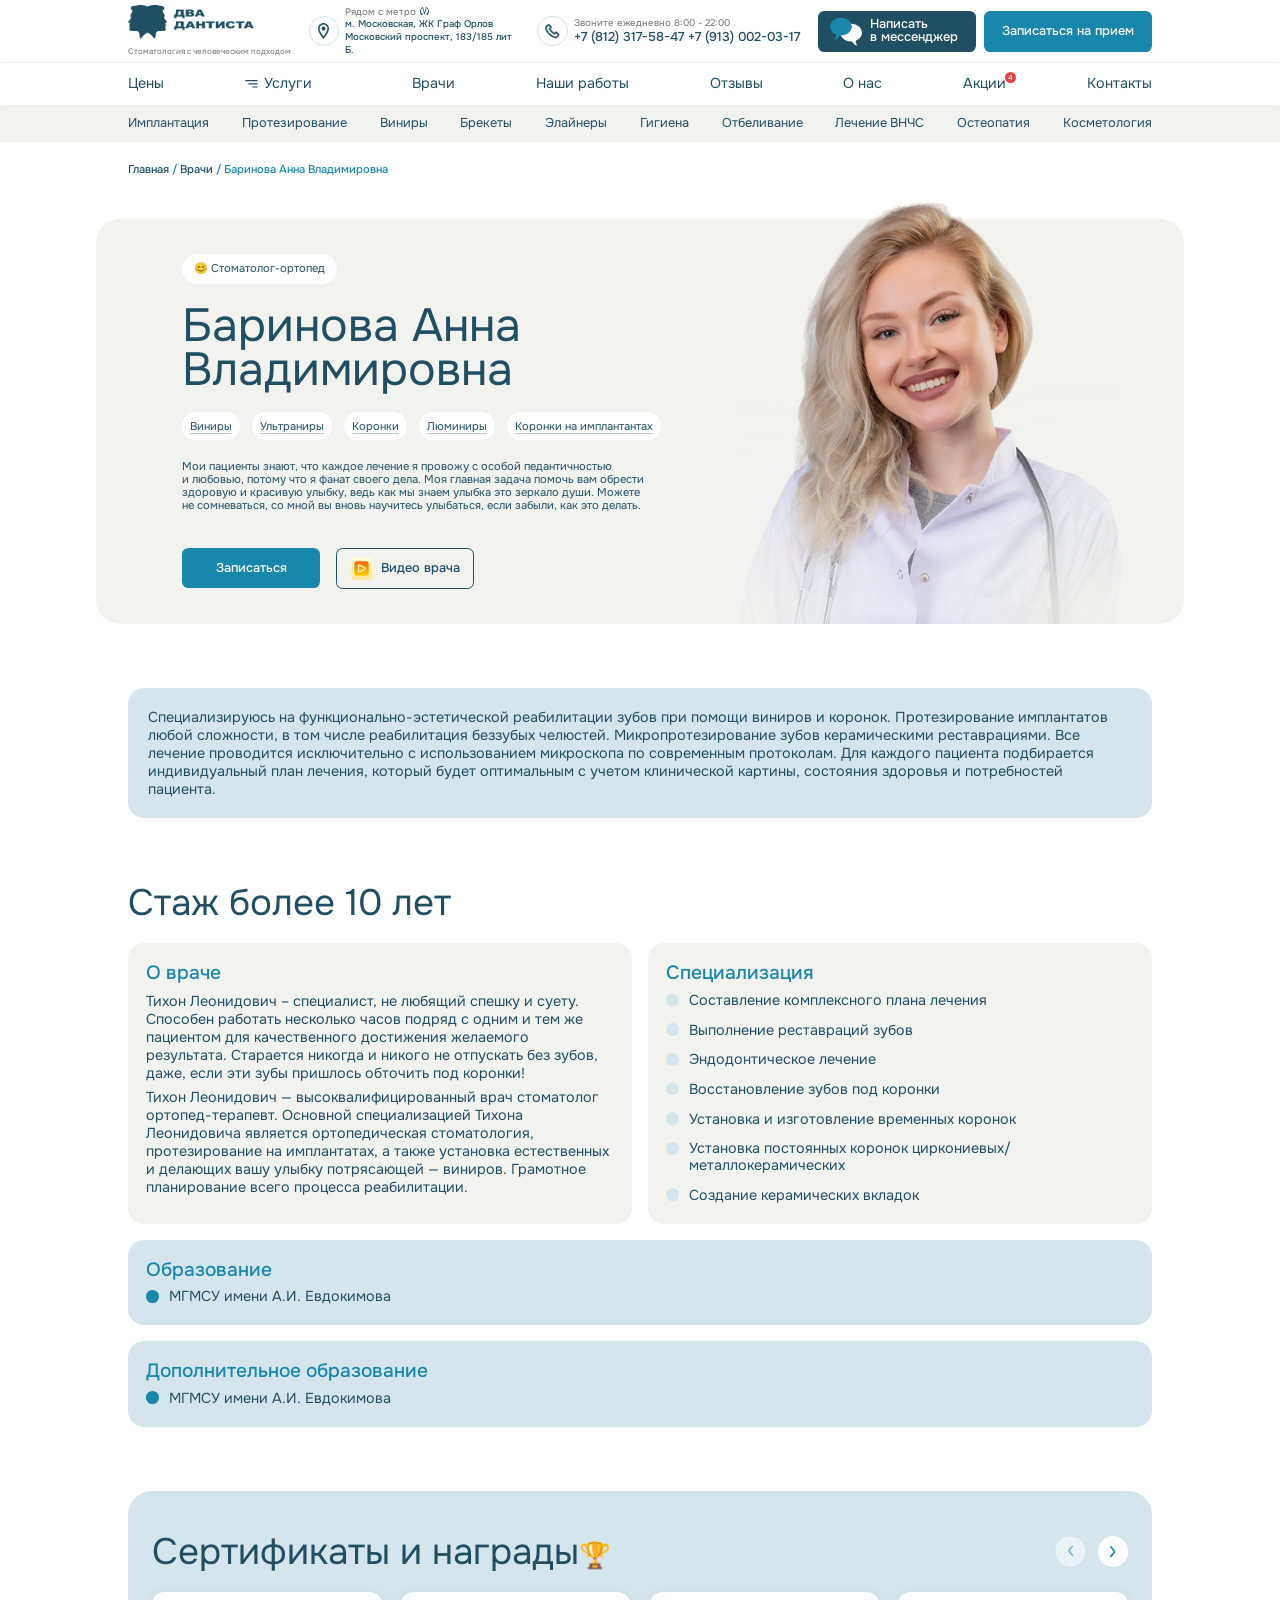
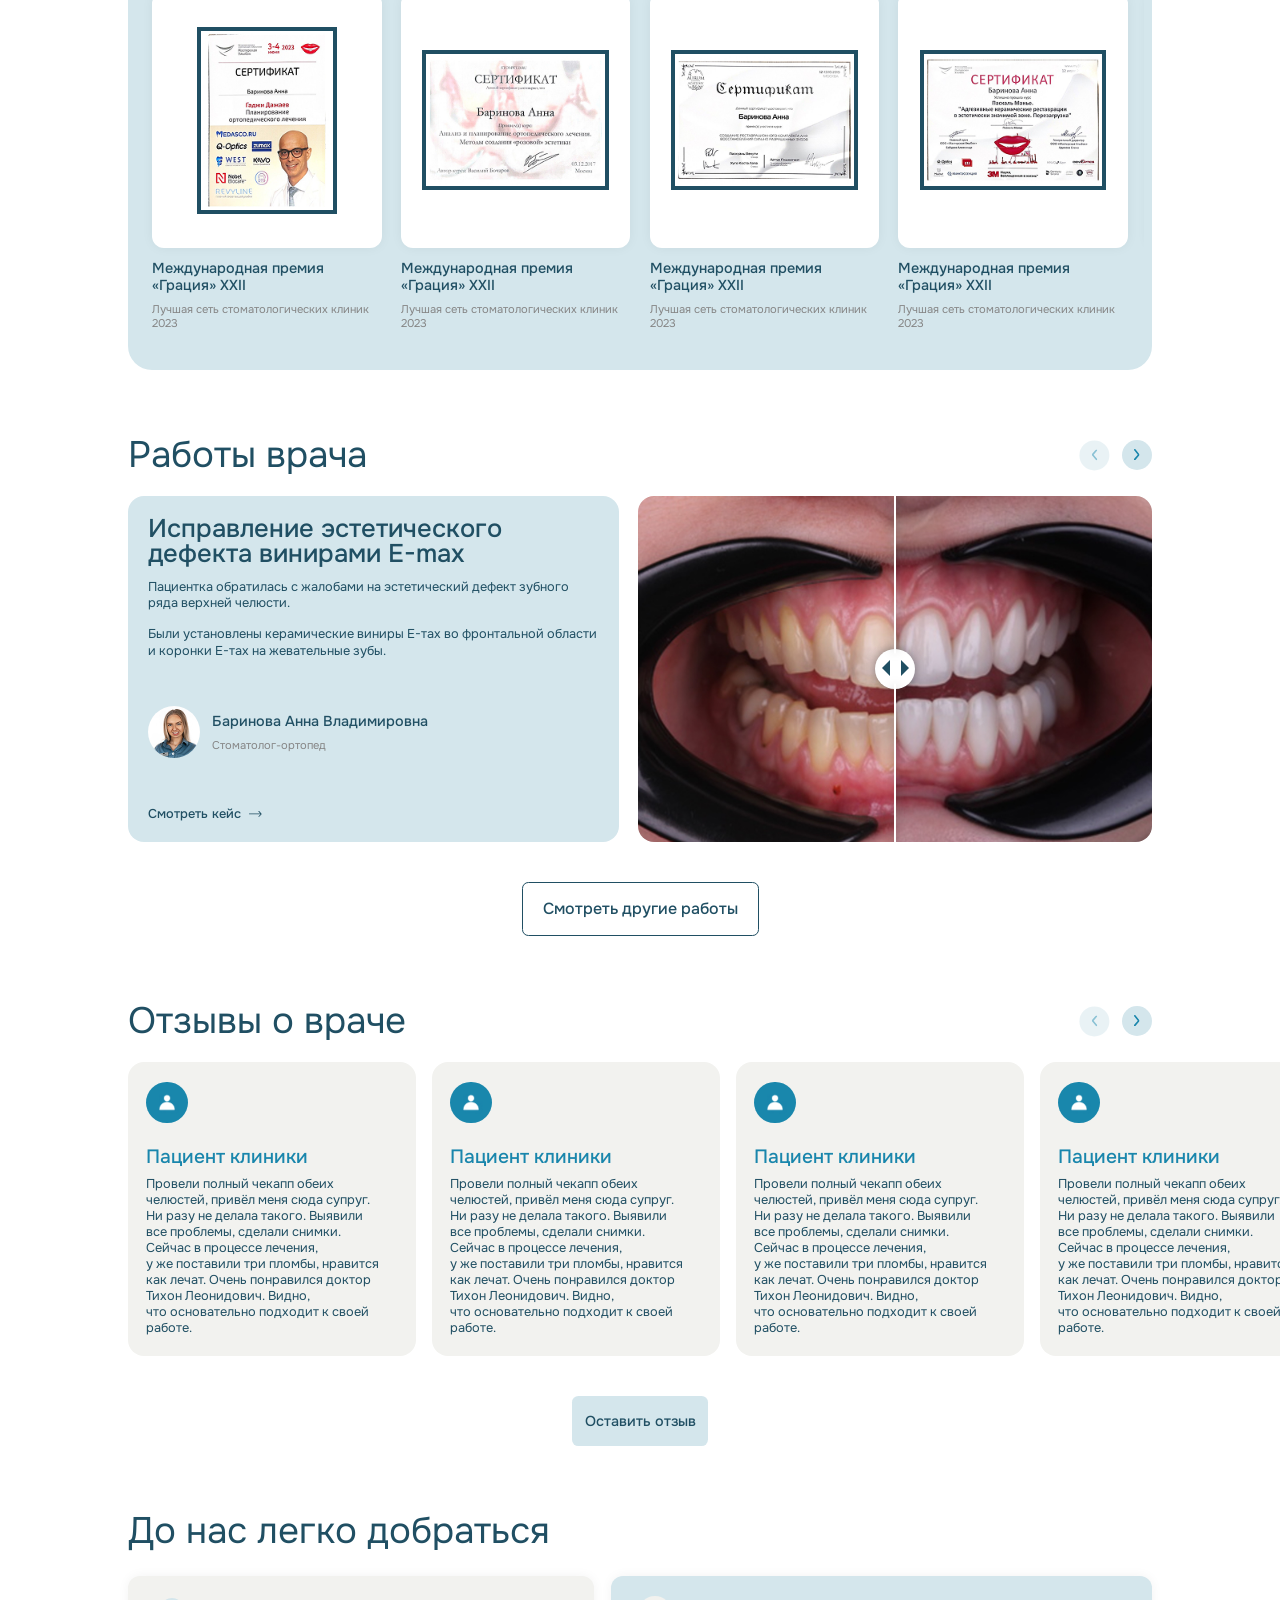
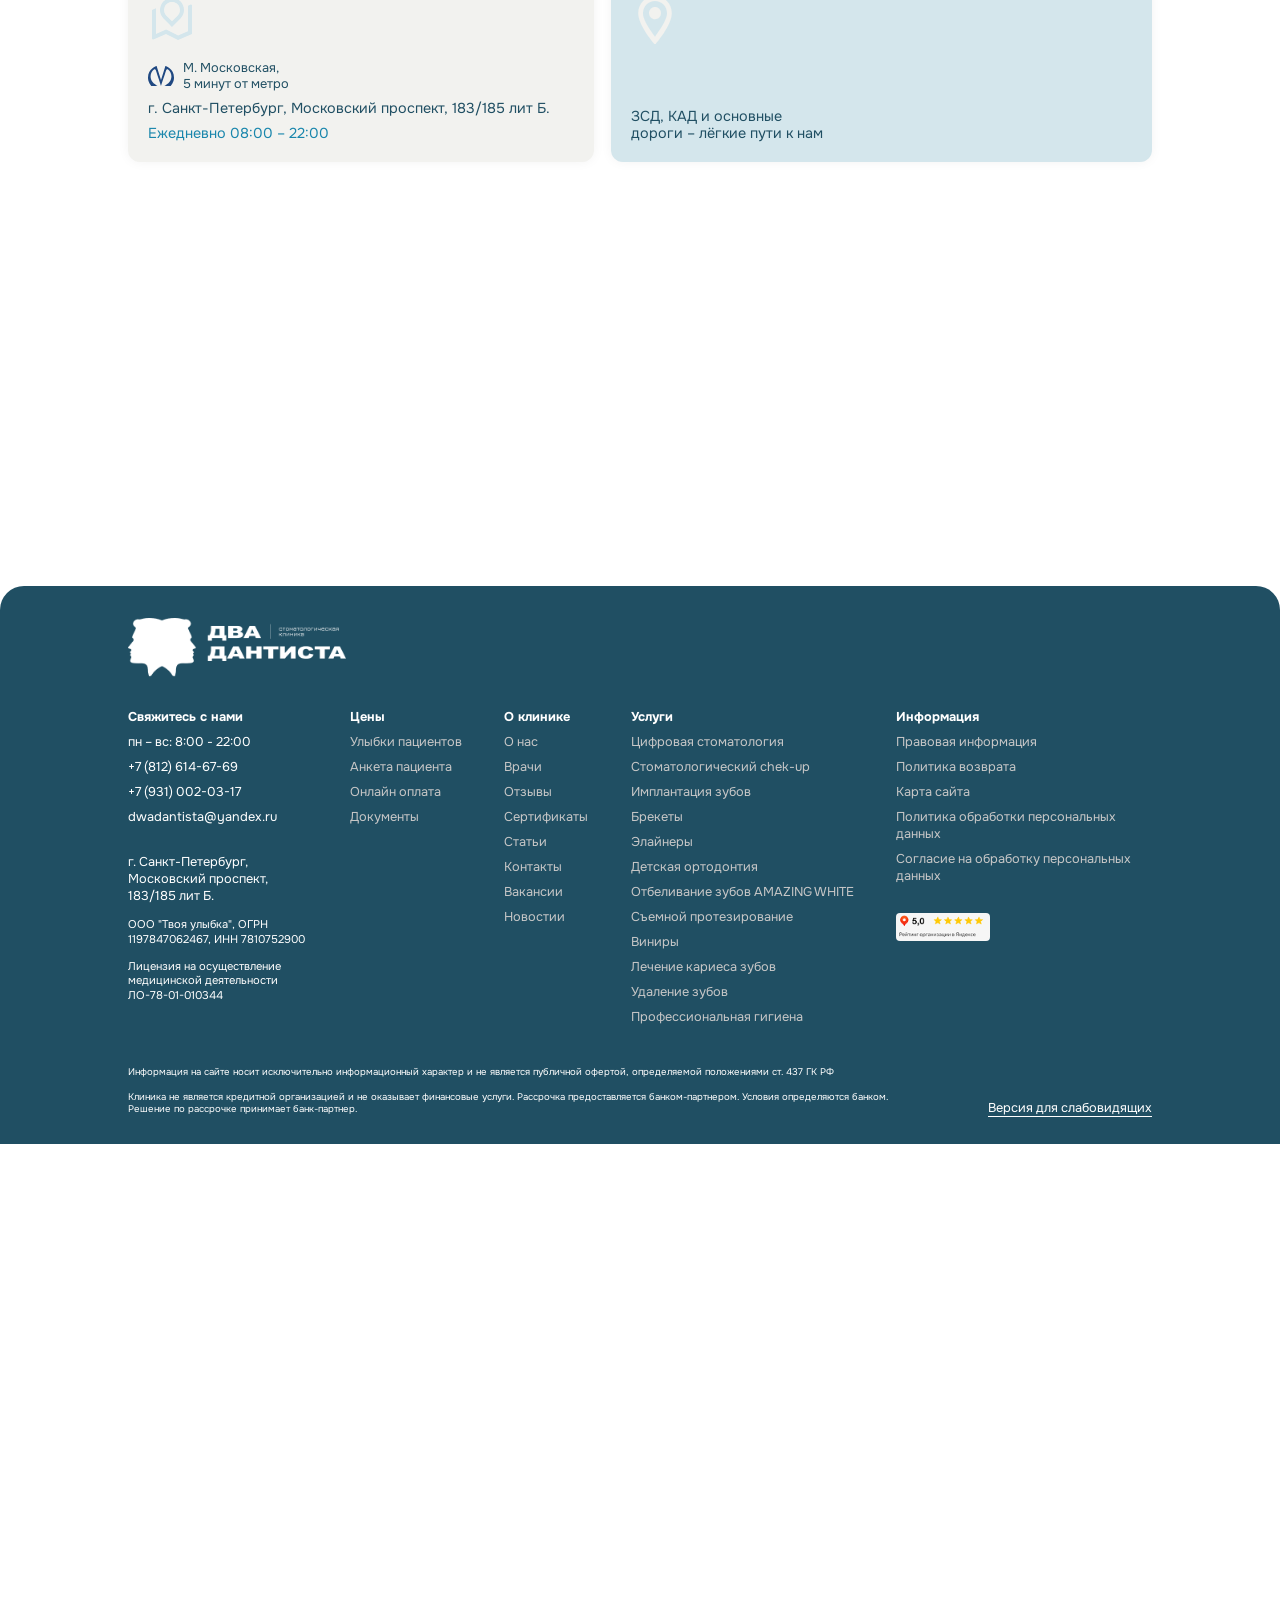
<file: doctor.html>
<!DOCTYPE html>
<html lang="ru">
	<head>
		<meta http-equiv="Content-Type" content="text/html; charset=utf-8">
		<!-- Переключение IE в последнию версию, на случай если в настройках пользователя стоит меньшая -->
		<meta http-equiv="X-UA-Compatible" content="IE=edge">

		<!-- Адаптирование страницы для мобильных устройств -->
		<meta name="viewport" content="width=device-width, initial-scale=1, maximum-scale=1">

		<!-- Запрет распознования номера телефона -->
		<meta name="format-detection" content="telephone=no">
		<meta name="SKYPE_TOOLBAR" content ="SKYPE_TOOLBAR_PARSER_COMPATIBLE">

		<!-- Заголовок страницы -->
		<title>Два Дантиста</title>

		<!-- Данное значение часто используют(использовали) поисковые системы -->
		<meta name="description" content="">
		<meta name="keywords" content="">

		<!-- Традиционная иконка сайта, размер 16x16, прозрачность поддерживается. Рекомендуемый формат: .ico или .png -->
		<link rel="shortcut icon" href="favicon.ico">

		<meta name="theme-color" content="#ffffff">

		<link rel="preconnect" href="https://fonts.googleapis.com">
		<link rel="preconnect" href="https://fonts.gstatic.com" crossorigin>
		<link href="https://fonts.googleapis.com/css2?family=Onest:wght@100..900&display=swap" rel="stylesheet">

		<!-- Подключение файлов стилей -->
		<link rel="stylesheet" href="css/swiper-bundle.min.css">
		<link rel="stylesheet" href="css/fancybox.css">
		<link rel="stylesheet" href="css/twentytwenty.css">
		<link rel="stylesheet" href="css/styles.css">

		<link rel="stylesheet" href="css/response_1299.css" media="(max-width: 1319px)">
		<link rel="stylesheet" href="css/response_1199.css" media="(max-width: 1199px)">
		<link rel="stylesheet" href="css/response_1023.css" media="(max-width: 1023px)">
		<link rel="stylesheet" href="css/response_767.css" media="(max-width: 767px)">
		<link rel="stylesheet" href="css/response_479.css" media="(max-width: 479px)">
	</head>
	<body>
		<div class="wrap">
			<div class="main">
				<!-- Шапка -->
				<header class="header">
					<div class="header__mob">
						<div class="header__mob-top">
							<div class="cont _flex">
								<div class="header__contacts">
									<div class="header__contacts-metro">
										М. Московская, 5 минут от метро
									</div>
									<div class="header__contacts-adres">
										Московский пр-т, 183/185 лит Б.
									</div>
									<div class="header__contacts-time">
										Ежедневно 08:00 – 22:00
									</div>
								</div>

								<button data-content="#modal-write" class="header__write modal-btn">
									<span class="header__write-icon">
										<img data-src="images/write.svg" src="images/img_plug.png" alt="" class="lazyload">
									</span>
									<span class="header__write-text">Написать в&nbsp;мессенджер</span>
								</button>
							</div>
						</div>
					</div>
					<div class="header__topwrap">
						<div class="header__top">
							<div class="cont _flex">
								<div class="header__logo">
									<a href="/" class="header__logo-link">
										<img src="images/logo.png" alt="">
									</a>
									
									<div class="header__logo-slogan">Стоматология с человеческим подходом</div>
								</div>

								<div class="header__adres _flex">
									<div class="header__adres-icon">
										<img data-src="images/marker.svg" src="images/img_plug.png" alt="" class="lazyload">
									</div>
									<div class="header__adres-box">
										<div class="header__adres-title _flex"><span>Рядом с метро</span> <img src="images/metro.svg" alt=""></div>

										<div class="header__adres-text">м. Московская, ЖК Граф Орлов Московский проспект, 183/185 лит Б.</div>
									</div>
								</div>

								<div class="header__contact _flex">
									<div class="header__contact-icon">
										<img data-src="images/tel.svg" src="images/img_plug.png" alt="" class="lazyload">
									</div>
									<div class="header__contact-box">
										<div class="header__contact-title _flex">Звоните ежедневно 8:00 - 22:00</div>

										<div class="header__contact-text">
											<a href="tel:+78123175847">+7 (812) 317-58-47</a> <a href="tel:+79130020317">+7 (913) 002-03-17</a>
										</div>
									</div>
								</div>

								<div class="header__btns _flex">
									<button data-content="#modal-write" class="header__write modal-btn">
										<span class="header__write-icon">
											<img data-src="images/write.svg" src="images/img_plug.png" alt="" class="lazyload">
										</span>
										<span class="header__write-text">Написать в&nbsp;мессенджер</span>
									</button>
									<button data-content="#modal-request" class="header__request modal-btn">Записаться на прием</button>
								</div>

								<a href="tel:+78123175847" class="mob-phone"></a>

								<button type="button" class="mob-menu-btn">
									<span></span>
									<span></span>
									<span></span>
								</button>
							</div>
						</div>
					</div>
					<div class="header__info">
						<div class="cont">
							<nav class="header-menu _flex">
								<div class="header-menu__item">
									<a href="/" class="header-menu__link">Цены</a>
								</div>
								<div class="header-menu__item">
									<a href="/" class="header-menu__link _sub">
										<span class="header-menu__link-span">
											<svg class="header-menu__link-burger">
												<use xlink:href="images/sprite.svg#burger1"></use>
											</svg>
											<span>Услуги</span>
										</span>
									</a>

									<div class="submenu">
										<div class="cont">
											<div class="submenu__wrap">
												<button class="submenu__close">
													<svg>
														<use xlink:href="images/sprite.svg#close"></use>
													</svg>
												</button>
												<div class="submenu__items">
													<div class="submenu__item _active-pc">
														<a href="/" class="submenu__link _sub">Имплантация</a>

														<div class="submenu__list">
															<div class="submenu__list-title">Имплантация зубов</div>
															<div class="submenu__list-flex _flex">
																<div class="header-submenu _flex">
																	<div class="header-submenu__col">
																		<div class="header-submenu__title">
																			<a href="/">Имплант под ключ с коронкой</a>
																		</div>

																		<div class="header-submenu__sector">
																			<div class="header-submenu__subtitle">
																				<a href="/">ВИДЫ ИМПЛАНТАЦИИ</a>
																			</div>

																			<div class="header-submenu__items">
																				<div class="header-submenu__item">
																					<a href="/" class="header-submenu__link">Одномоментная имплантация</a>
																				</div>
																				<div class="header-submenu__item">
																					<a href="/" class="header-submenu__link">Одноэтапная имплантация</a>
																				</div>
																				<div class="header-submenu__item">
																					<a href="/" class="header-submenu__link">Двухэтапная имплантация</a>
																				</div>
																				<div class="header-submenu__item">
																					<a href="/" class="header-submenu__link">Имплантация без костной пластинки</a>
																				</div>
																				<div class="header-submenu__item">
																					<a href="/" class="header-submenu__link">Скуловая имплантация</a>
																				</div>
																				<div class="header-submenu__item">
																					<a href="/" class="header-submenu__link">Трансназальная имплантация</a>
																				</div>
																				<div class="header-submenu__item">
																					<a href="/" class="header-submenu__link">При неправильном прикусе</a>
																				</div>
																				<div class="header-submenu__item">
																					<a href="/" class="header-submenu__link">Бережная имплантация</a>
																				</div>
																				<div class="header-submenu__item">
																					<a href="/" class="header-submenu__link">Пересадка зуба мудрости</a>
																				</div>
																			</div>
																		</div>
																	</div>
																	<div class="header-submenu__col">
																		<div class="header-submenu__title">
																			<a href="/">Имплантация в рассрочку🔥</a>
																		</div>

																		<div class="header-submenu__sector">
																			<div class="header-submenu__subtitle">
																				<a href="/">ПРИ НЕДОСТАТКИ КОСТИ ИЛИ ДЕСНЫ</a>
																			</div>

																			<div class="header-submenu__items">
																				<div class="header-submenu__item">
																					<a href="/" class="header-submenu__link">Костная пластинка</a>
																				</div>
																				<div class="header-submenu__item">
																					<a href="/" class="header-submenu__link">Синус-лифтинг</a>
																				</div>
																				<div class="header-submenu__item">
																					<a href="/" class="header-submenu__link">Наращивание десны</a>
																				</div>
																			</div>
																		</div>

																		<div class="header-submenu__sector">
																			<div class="header-submenu__subtitle">
																				<a href="/">ИМПЛАНТАЦИЯ ВО СНЕ</a>
																			</div>

																			<div class="header-submenu__items">
																				<div class="header-submenu__item">
																					<a href="/" class="header-submenu__link">Имплантация зубов под наркозом</a>
																				</div>
																				<div class="header-submenu__item">
																					<a href="/" class="header-submenu__link">Имплантация зубов под седацией</a>
																				</div>
																			</div>
																		</div>
																	</div>
																</div>

																<div class="header-product">
																	<div class="header-product__name">
																		<a href="/">Имплантация зубов Osstem</a>
																	</div>

																	<div class="header-product__desc">Наша миссия — повышать качество жизни людей, и этим пропитано все.</div>

																	<div class="header-product__prices _flex">
																		<div class="header-product__price">0 ₽</div>
																		<div class="header-product__oldprice">9 000 ₽</div>
																	</div>

																	<a href="/" class="header-product__thumb">
																		<img data-src="images/tmp/product1.png" src="images/img_plug.png" alt="" class="lazyload">
																	</a>

																	<a href="/" class="btn-blue btn-blue_h">Подробнее</a>
																</div>
															</div>
														</div>
													</div>
													<div class="submenu__item">
														<a href="/" class="submenu__link _sub">Протезирование</a>

														<div class="submenu__list">
															<div class="submenu__list-title">Протезирование зубов</div>
															<div class="submenu__list-flex _flex">
																<div class="header-submenu _flex">
																	<div class="header-submenu__col">
																		<div class="header-submenu__title">
																			<a href="/">Имплант под ключ с коронкой</a>
																		</div>

																		<div class="header-submenu__sector">
																			<div class="header-submenu__subtitle">
																				<a href="/">ВИДЫ ИМПЛАНТАЦИИ</a>
																			</div>

																			<div class="header-submenu__items">
																				<div class="header-submenu__item">
																					<a href="/" class="header-submenu__link">Одномоментная имплантация</a>
																				</div>
																				<div class="header-submenu__item">
																					<a href="/" class="header-submenu__link">Одноэтапная имплантация</a>
																				</div>
																				<div class="header-submenu__item">
																					<a href="/" class="header-submenu__link">Двухэтапная имплантация</a>
																				</div>
																				<div class="header-submenu__item">
																					<a href="/" class="header-submenu__link">Имплантация без костной пластинки</a>
																				</div>
																				<div class="header-submenu__item">
																					<a href="/" class="header-submenu__link">Скуловая имплантация</a>
																				</div>
																				<div class="header-submenu__item">
																					<a href="/" class="header-submenu__link">Трансназальная имплантация</a>
																				</div>
																				<div class="header-submenu__item">
																					<a href="/" class="header-submenu__link">При неправильном прикусе</a>
																				</div>
																				<div class="header-submenu__item">
																					<a href="/" class="header-submenu__link">Бережная имплантация</a>
																				</div>
																				<div class="header-submenu__item">
																					<a href="/" class="header-submenu__link">Пересадка зуба мудрости</a>
																				</div>
																			</div>
																		</div>
																	</div>
																	<div class="header-submenu__col">
																		<div class="header-submenu__title">
																			<a href="/">Имплантация в рассрочку🔥</a>
																		</div>

																		<div class="header-submenu__sector">
																			<div class="header-submenu__subtitle">
																				<a href="/">ПРИ НЕДОСТАТКИ КОСТИ ИЛИ ДЕСНЫ</a>
																			</div>

																			<div class="header-submenu__items">
																				<div class="header-submenu__item">
																					<a href="/" class="header-submenu__link">Костная пластинка</a>
																				</div>
																				<div class="header-submenu__item">
																					<a href="/" class="header-submenu__link">Синус-лифтинг</a>
																				</div>
																				<div class="header-submenu__item">
																					<a href="/" class="header-submenu__link">Наращивание десны</a>
																				</div>
																			</div>
																		</div>

																		<div class="header-submenu__sector">
																			<div class="header-submenu__subtitle">
																				<a href="/">ИМПЛАНТАЦИЯ ВО СНЕ</a>
																			</div>

																			<div class="header-submenu__items">
																				<div class="header-submenu__item">
																					<a href="/" class="header-submenu__link">Имплантация зубов под наркозом</a>
																				</div>
																				<div class="header-submenu__item">
																					<a href="/" class="header-submenu__link">Имплантация зубов под седацией</a>
																				</div>
																			</div>
																		</div>
																	</div>
																</div>

																<div class="header-product">
																	<div class="header-product__name">
																		<a href="/">Имплантация зубов Osstem</a>
																	</div>

																	<div class="header-product__desc">Наша миссия — повышать качество жизни людей, и этим пропитано все.</div>

																	<div class="header-product__prices _flex">
																		<div class="header-product__price">0 ₽</div>
																		<div class="header-product__oldprice">9 000 ₽</div>
																	</div>

																	<a href="/" class="header-product__thumb">
																		<img data-src="images/tmp/product1.png" src="images/img_plug.png" alt="" class="lazyload">
																	</a>

																	<a href="/" class="btn-blue btn-blue_h">Подробнее</a>
																</div>
															</div>
														</div>
													</div>
													<div class="submenu__item">
														<a href="/" class="submenu__link _sub">Виниры</a>

														<div class="submenu__list">
															<div class="submenu__list-title">Виниры</div>
															<div class="submenu__list-flex _flex">
																<div class="header-submenu _flex">
																	<div class="header-submenu__col">
																		<div class="header-submenu__title">
																			<a href="/">Имплант под ключ с коронкой</a>
																		</div>

																		<div class="header-submenu__sector">
																			<div class="header-submenu__subtitle">
																				<a href="/">ВИДЫ ИМПЛАНТАЦИИ</a>
																			</div>

																			<div class="header-submenu__items">
																				<div class="header-submenu__item">
																					<a href="/" class="header-submenu__link">Одномоментная имплантация</a>
																				</div>
																				<div class="header-submenu__item">
																					<a href="/" class="header-submenu__link">Одноэтапная имплантация</a>
																				</div>
																				<div class="header-submenu__item">
																					<a href="/" class="header-submenu__link">Двухэтапная имплантация</a>
																				</div>
																				<div class="header-submenu__item">
																					<a href="/" class="header-submenu__link">Имплантация без костной пластинки</a>
																				</div>
																				<div class="header-submenu__item">
																					<a href="/" class="header-submenu__link">Скуловая имплантация</a>
																				</div>
																				<div class="header-submenu__item">
																					<a href="/" class="header-submenu__link">Трансназальная имплантация</a>
																				</div>
																				<div class="header-submenu__item">
																					<a href="/" class="header-submenu__link">При неправильном прикусе</a>
																				</div>
																				<div class="header-submenu__item">
																					<a href="/" class="header-submenu__link">Бережная имплантация</a>
																				</div>
																				<div class="header-submenu__item">
																					<a href="/" class="header-submenu__link">Пересадка зуба мудрости</a>
																				</div>
																			</div>
																		</div>
																	</div>
																	<div class="header-submenu__col">
																		<div class="header-submenu__title">
																			<a href="/">Имплантация в рассрочку🔥</a>
																		</div>

																		<div class="header-submenu__sector">
																			<div class="header-submenu__subtitle">
																				<a href="/">ПРИ НЕДОСТАТКИ КОСТИ ИЛИ ДЕСНЫ</a>
																			</div>

																			<div class="header-submenu__items">
																				<div class="header-submenu__item">
																					<a href="/" class="header-submenu__link">Костная пластинка</a>
																				</div>
																				<div class="header-submenu__item">
																					<a href="/" class="header-submenu__link">Синус-лифтинг</a>
																				</div>
																				<div class="header-submenu__item">
																					<a href="/" class="header-submenu__link">Наращивание десны</a>
																				</div>
																			</div>
																		</div>

																		<div class="header-submenu__sector">
																			<div class="header-submenu__subtitle">
																				<a href="/">ИМПЛАНТАЦИЯ ВО СНЕ</a>
																			</div>

																			<div class="header-submenu__items">
																				<div class="header-submenu__item">
																					<a href="/" class="header-submenu__link">Имплантация зубов под наркозом</a>
																				</div>
																				<div class="header-submenu__item">
																					<a href="/" class="header-submenu__link">Имплантация зубов под седацией</a>
																				</div>
																			</div>
																		</div>
																	</div>
																</div>

																<div class="header-product">
																	<div class="header-product__name">
																		<a href="/">Имплантация зубов Osstem</a>
																	</div>

																	<div class="header-product__desc">Наша миссия — повышать качество жизни людей, и этим пропитано все.</div>

																	<div class="header-product__prices _flex">
																		<div class="header-product__price">0 ₽</div>
																		<div class="header-product__oldprice">9 000 ₽</div>
																	</div>

																	<a href="/" class="header-product__thumb">
																		<img data-src="images/tmp/product1.png" src="images/img_plug.png" alt="" class="lazyload">
																	</a>

																	<a href="/" class="btn-blue btn-blue_h">Подробнее</a>
																</div>
															</div>
														</div>
													</div>
													<div class="submenu__item">
														<a href="/" class="submenu__link _sub">Брекеты</a>
													</div>
													<div class="submenu__item">
														<a href="/" class="submenu__link _sub">Элайнеры</a>
													</div>
													<div class="submenu__item">
														<a href="/" class="submenu__link _sub">Гигиена</a>
													</div>
													<div class="submenu__item">
														<a href="/" class="submenu__link _sub">Отбеливание</a>
													</div>
													<div class="submenu__item">
														<a href="/" class="submenu__link _sub">Лечение ВНЧС</a>
													</div>
													<div class="submenu__item">
														<a href="/" class="submenu__link _sub">Остеопатия</a>
													</div>
													<div class="submenu__item">
														<a href="/" class="submenu__link _sub">Косметология</a>
													</div>
												</div>
											</div>
										</div>
									</div>
								</div>
								<div class="header-menu__item">
									<a href="/" class="header-menu__link _sub">
										<span class="header-menu__link-span">Врачи</span>
									</a>

									<div class="submenu">
										<div class="cont">
											<div class="submenu__wrap">
												<button class="submenu__close">
													<svg>
														<use xlink:href="images/sprite.svg#close"></use>
													</svg>
												</button>
												<div class="submenu__items">
													<div class="submenu__item _active-pc">
														<a href="/" class="submenu__link _sub">Имплантация</a>

														<div class="submenu__list">
															<div class="submenu__list-title">Имплантация зубов</div>
															<div class="submenu__list-flex _flex">
																<div class="header-submenu _flex">
																	<div class="header-submenu__col">
																		<div class="header-submenu__title">
																			<a href="/">Имплант под ключ с коронкой</a>
																		</div>

																		<div class="header-submenu__sector">
																			<div class="header-submenu__subtitle">
																				<a href="/">ВИДЫ ИМПЛАНТАЦИИ</a>
																			</div>

																			<div class="header-submenu__items">
																				<div class="header-submenu__item">
																					<a href="/" class="header-submenu__link">Одномоментная имплантация</a>
																				</div>
																				<div class="header-submenu__item">
																					<a href="/" class="header-submenu__link">Одноэтапная имплантация</a>
																				</div>
																				<div class="header-submenu__item">
																					<a href="/" class="header-submenu__link">Двухэтапная имплантация</a>
																				</div>
																				<div class="header-submenu__item">
																					<a href="/" class="header-submenu__link">Имплантация без костной пластинки</a>
																				</div>
																				<div class="header-submenu__item">
																					<a href="/" class="header-submenu__link">Скуловая имплантация</a>
																				</div>
																				<div class="header-submenu__item">
																					<a href="/" class="header-submenu__link">Трансназальная имплантация</a>
																				</div>
																				<div class="header-submenu__item">
																					<a href="/" class="header-submenu__link">При неправильном прикусе</a>
																				</div>
																				<div class="header-submenu__item">
																					<a href="/" class="header-submenu__link">Бережная имплантация</a>
																				</div>
																				<div class="header-submenu__item">
																					<a href="/" class="header-submenu__link">Пересадка зуба мудрости</a>
																				</div>
																			</div>
																		</div>
																	</div>
																	<div class="header-submenu__col">
																		<div class="header-submenu__title">
																			<a href="/">Имплантация в рассрочку🔥</a>
																		</div>

																		<div class="header-submenu__sector">
																			<div class="header-submenu__subtitle">
																				<a href="/">ПРИ НЕДОСТАТКИ КОСТИ ИЛИ ДЕСНЫ</a>
																			</div>

																			<div class="header-submenu__items">
																				<div class="header-submenu__item">
																					<a href="/" class="header-submenu__link">Костная пластинка</a>
																				</div>
																				<div class="header-submenu__item">
																					<a href="/" class="header-submenu__link">Синус-лифтинг</a>
																				</div>
																				<div class="header-submenu__item">
																					<a href="/" class="header-submenu__link">Наращивание десны</a>
																				</div>
																			</div>
																		</div>

																		<div class="header-submenu__sector">
																			<div class="header-submenu__subtitle">
																				<a href="/">ИМПЛАНТАЦИЯ ВО СНЕ</a>
																			</div>

																			<div class="header-submenu__items">
																				<div class="header-submenu__item">
																					<a href="/" class="header-submenu__link">Имплантация зубов под наркозом</a>
																				</div>
																				<div class="header-submenu__item">
																					<a href="/" class="header-submenu__link">Имплантация зубов под седацией</a>
																				</div>
																			</div>
																		</div>
																	</div>
																</div>

																<div class="header-product">
																	<div class="header-product__name">
																		<a href="/">Имплантация зубов Osstem</a>
																	</div>

																	<div class="header-product__desc">Наша миссия — повышать качество жизни людей, и этим пропитано все.</div>

																	<div class="header-product__prices _flex">
																		<div class="header-product__price">0 ₽</div>
																		<div class="header-product__oldprice">9 000 ₽</div>
																	</div>

																	<a href="/" class="header-product__thumb">
																		<img data-src="images/tmp/product1.png" src="images/img_plug.png" alt="" class="lazyload">
																	</a>

																	<a href="/" class="btn-blue btn-blue_h">Подробнее</a>
																</div>
															</div>
														</div>
													</div>
													<div class="submenu__item">
														<a href="/" class="submenu__link _sub">Протезирование</a>

														<div class="submenu__list">
															<div class="submenu__list-title">Протезирование зубов</div>
															<div class="submenu__list-flex _flex">
																<div class="header-submenu _flex">
																	<div class="header-submenu__col">
																		<div class="header-submenu__title">
																			<a href="/">Имплант под ключ с коронкой</a>
																		</div>

																		<div class="header-submenu__sector">
																			<div class="header-submenu__subtitle">
																				<a href="/">ВИДЫ ИМПЛАНТАЦИИ</a>
																			</div>

																			<div class="header-submenu__items">
																				<div class="header-submenu__item">
																					<a href="/" class="header-submenu__link">Одномоментная имплантация</a>
																				</div>
																				<div class="header-submenu__item">
																					<a href="/" class="header-submenu__link">Одноэтапная имплантация</a>
																				</div>
																				<div class="header-submenu__item">
																					<a href="/" class="header-submenu__link">Двухэтапная имплантация</a>
																				</div>
																				<div class="header-submenu__item">
																					<a href="/" class="header-submenu__link">Имплантация без костной пластинки</a>
																				</div>
																				<div class="header-submenu__item">
																					<a href="/" class="header-submenu__link">Скуловая имплантация</a>
																				</div>
																				<div class="header-submenu__item">
																					<a href="/" class="header-submenu__link">Трансназальная имплантация</a>
																				</div>
																				<div class="header-submenu__item">
																					<a href="/" class="header-submenu__link">При неправильном прикусе</a>
																				</div>
																				<div class="header-submenu__item">
																					<a href="/" class="header-submenu__link">Бережная имплантация</a>
																				</div>
																				<div class="header-submenu__item">
																					<a href="/" class="header-submenu__link">Пересадка зуба мудрости</a>
																				</div>
																			</div>
																		</div>
																	</div>
																	<div class="header-submenu__col">
																		<div class="header-submenu__title">
																			<a href="/">Имплантация в рассрочку🔥</a>
																		</div>

																		<div class="header-submenu__sector">
																			<div class="header-submenu__subtitle">
																				<a href="/">ПРИ НЕДОСТАТКИ КОСТИ ИЛИ ДЕСНЫ</a>
																			</div>

																			<div class="header-submenu__items">
																				<div class="header-submenu__item">
																					<a href="/" class="header-submenu__link">Костная пластинка</a>
																				</div>
																				<div class="header-submenu__item">
																					<a href="/" class="header-submenu__link">Синус-лифтинг</a>
																				</div>
																				<div class="header-submenu__item">
																					<a href="/" class="header-submenu__link">Наращивание десны</a>
																				</div>
																			</div>
																		</div>

																		<div class="header-submenu__sector">
																			<div class="header-submenu__subtitle">
																				<a href="/">ИМПЛАНТАЦИЯ ВО СНЕ</a>
																			</div>

																			<div class="header-submenu__items">
																				<div class="header-submenu__item">
																					<a href="/" class="header-submenu__link">Имплантация зубов под наркозом</a>
																				</div>
																				<div class="header-submenu__item">
																					<a href="/" class="header-submenu__link">Имплантация зубов под седацией</a>
																				</div>
																			</div>
																		</div>
																	</div>
																</div>

																<div class="header-product">
																	<div class="header-product__name">
																		<a href="/">Имплантация зубов Osstem</a>
																	</div>

																	<div class="header-product__desc">Наша миссия — повышать качество жизни людей, и этим пропитано все.</div>

																	<div class="header-product__prices _flex">
																		<div class="header-product__price">0 ₽</div>
																		<div class="header-product__oldprice">9 000 ₽</div>
																	</div>

																	<a href="/" class="header-product__thumb">
																		<img data-src="images/tmp/product1.png" src="images/img_plug.png" alt="" class="lazyload">
																	</a>

																	<a href="/" class="btn-blue btn-blue_h">Подробнее</a>
																</div>
															</div>
														</div>
													</div>
													<div class="submenu__item">
														<a href="/" class="submenu__link _sub">Виниры</a>

														<div class="submenu__list">
															<div class="submenu__list-title">Виниры</div>
															<div class="submenu__list-flex _flex">
																<div class="header-submenu _flex">
																	<div class="header-submenu__col">
																		<div class="header-submenu__title">
																			<a href="/">Имплант под ключ с коронкой</a>
																		</div>

																		<div class="header-submenu__sector">
																			<div class="header-submenu__subtitle">
																				<a href="/">ВИДЫ ИМПЛАНТАЦИИ</a>
																			</div>

																			<div class="header-submenu__items">
																				<div class="header-submenu__item">
																					<a href="/" class="header-submenu__link">Одномоментная имплантация</a>
																				</div>
																				<div class="header-submenu__item">
																					<a href="/" class="header-submenu__link">Одноэтапная имплантация</a>
																				</div>
																				<div class="header-submenu__item">
																					<a href="/" class="header-submenu__link">Двухэтапная имплантация</a>
																				</div>
																				<div class="header-submenu__item">
																					<a href="/" class="header-submenu__link">Имплантация без костной пластинки</a>
																				</div>
																				<div class="header-submenu__item">
																					<a href="/" class="header-submenu__link">Скуловая имплантация</a>
																				</div>
																				<div class="header-submenu__item">
																					<a href="/" class="header-submenu__link">Трансназальная имплантация</a>
																				</div>
																				<div class="header-submenu__item">
																					<a href="/" class="header-submenu__link">При неправильном прикусе</a>
																				</div>
																				<div class="header-submenu__item">
																					<a href="/" class="header-submenu__link">Бережная имплантация</a>
																				</div>
																				<div class="header-submenu__item">
																					<a href="/" class="header-submenu__link">Пересадка зуба мудрости</a>
																				</div>
																			</div>
																		</div>
																	</div>
																	<div class="header-submenu__col">
																		<div class="header-submenu__title">
																			<a href="/">Имплантация в рассрочку🔥</a>
																		</div>

																		<div class="header-submenu__sector">
																			<div class="header-submenu__subtitle">
																				<a href="/">ПРИ НЕДОСТАТКИ КОСТИ ИЛИ ДЕСНЫ</a>
																			</div>

																			<div class="header-submenu__items">
																				<div class="header-submenu__item">
																					<a href="/" class="header-submenu__link">Костная пластинка</a>
																				</div>
																				<div class="header-submenu__item">
																					<a href="/" class="header-submenu__link">Синус-лифтинг</a>
																				</div>
																				<div class="header-submenu__item">
																					<a href="/" class="header-submenu__link">Наращивание десны</a>
																				</div>
																			</div>
																		</div>

																		<div class="header-submenu__sector">
																			<div class="header-submenu__subtitle">
																				<a href="/">ИМПЛАНТАЦИЯ ВО СНЕ</a>
																			</div>

																			<div class="header-submenu__items">
																				<div class="header-submenu__item">
																					<a href="/" class="header-submenu__link">Имплантация зубов под наркозом</a>
																				</div>
																				<div class="header-submenu__item">
																					<a href="/" class="header-submenu__link">Имплантация зубов под седацией</a>
																				</div>
																			</div>
																		</div>
																	</div>
																</div>

																<div class="header-product">
																	<div class="header-product__name">
																		<a href="/">Имплантация зубов Osstem</a>
																	</div>

																	<div class="header-product__desc">Наша миссия — повышать качество жизни людей, и этим пропитано все.</div>

																	<div class="header-product__prices _flex">
																		<div class="header-product__price">0 ₽</div>
																		<div class="header-product__oldprice">9 000 ₽</div>
																	</div>

																	<a href="/" class="header-product__thumb">
																		<img data-src="images/tmp/product1.png" src="images/img_plug.png" alt="" class="lazyload">
																	</a>

																	<a href="/" class="btn-blue btn-blue_h">Подробнее</a>
																</div>
															</div>
														</div>
													</div>
													<div class="submenu__item">
														<a href="/" class="submenu__link _sub">Брекеты</a>
													</div>
													<div class="submenu__item">
														<a href="/" class="submenu__link _sub">Элайнеры</a>
													</div>
													<div class="submenu__item">
														<a href="/" class="submenu__link _sub">Гигиена</a>
													</div>
													<div class="submenu__item">
														<a href="/" class="submenu__link _sub">Отбеливание</a>
													</div>
													<div class="submenu__item">
														<a href="/" class="submenu__link _sub">Лечение ВНЧС</a>
													</div>
													<div class="submenu__item">
														<a href="/" class="submenu__link _sub">Остеопатия</a>
													</div>
													<div class="submenu__item">
														<a href="/" class="submenu__link _sub">Косметология</a>
													</div>
												</div>
											</div>
										</div>
									</div>
								</div>
								<div class="header-menu__item">
									<a href="/" class="header-menu__link">
										<span class="header-menu__link-span">Наши работы</span>
									</a>
								</div>
								<div class="header-menu__item">
									<a href="/" class="header-menu__link">
										<span class="header-menu__link-span">Отзывы</span>
									</a>
								</div>
								<div class="header-menu__item">
									<a href="/" class="header-menu__link">
										<span class="header-menu__link-span">О нас</span>
									</a>
								</div>
								<div class="header-menu__item">
									<a href="/" class="header-menu__link">
										<span class="header-menu__link-span">
											Акции
											<span class="header-menu__link-number">4</span>
										</span>
									</a>
								</div>
								<div class="header-menu__item">
									<a href="/" class="header-menu__link">
										<span class="header-menu__link-span">Контакты</span>
									</a>
								</div>
							</nav>

							<div class="header__info-mob">
								<button data-content="#modal-request" class="header__write">
									<span class="header__write-icon">
										<img data-src="images/write.svg" src="images/img_plug.png" alt="" class="lazyload">
									</span>
									<span class="header__write-text">Написать в&nbsp;мессенджер</span>
								</button>
								
								<div class="header__info-phones">
									<div class="header__info-phone">
										<a href="tel:+78123175847">+7 (812) 317-58-47</a>
									</div>
									<div class="header__info-phone">
										<a href="tel:+79130020317">+7 (913) 002-03-17</a>
									</div>
								</div>

								<div class="header__info-time">Звоните ежедневно 8:00 - 22:00 </div>
								
								<button data-content="#modal-request" class="header__request modal-btn">Записаться на прием</button>
							</div>
						</div>
					</div>
					<div class="header__bot">
						<div class="cont">
							<nav class="header-list _flex">
								<div class="header-list__item">
									<a href="/" class="header-list__link">Имплантация</a>
								</div>
								<div class="header-list__item">
									<a href="/" class="header-list__link">Протезирование</a>
								</div>
								<div class="header-list__item">
									<a href="/" class="header-list__link">Виниры</a>
								</div>
								<div class="header-list__item">
									<a href="/" class="header-list__link">Брекеты</a>
								</div>
								<div class="header-list__item">
									<a href="/" class="header-list__link">Элайнеры</a>
								</div>
								<div class="header-list__item">
									<a href="/" class="header-list__link">Гигиена</a>
								</div>
								<div class="header-list__item">
									<a href="/" class="header-list__link">Отбеливание</a>
								</div>
								<div class="header-list__item">
									<a href="/" class="header-list__link">Лечение ВНЧС</a>
								</div>
								<div class="header-list__item">
									<a href="/" class="header-list__link">Остеопатия</a>
								</div>
								<div class="header-list__item">
									<a href="/" class="header-list__link">Косметология</a>
								</div>
							</nav>
						</div>
					</div>
				</header>
				<div class="overlay"></div>

				<div class="fix-btns">
					<a href="/" class="fix-btns__btn">
						<span class="fix-btns__btn-icon">
							<img data-src="images/ic_btn1.svg" src="images/img_plug.png" alt="" class="lazyload">
							<span class="fix-btns__btn-number">3</span>
						</span>

						<span class="fix-btns__btn-name">Акции</span>
					</a>
					<a href="/" class="fix-btns__btn">
						<span class="fix-btns__btn-icon">
							<img data-src="images/ic_btn2.svg" src="images/img_plug.png" alt="" class="lazyload">
						</span>

						<span class="fix-btns__btn-name">Контакты</span>
					</a>
					<button type="button" class="fix-btns__btn fix-btns__btn_menu open-menu">
						<span class="fix-btns__btn-icon">
							<img data-src="images/ic_btn3.svg" src="images/img_plug.png" alt="" class="lazyload">
						</span>

						<span class="fix-btns__btn-name">Меню</span>
					</button>
					<a href="/" class="fix-btns__btn">
						<span class="fix-btns__btn-icon">
							<img data-src="images/ic_btn4.svg" src="images/img_plug.png" alt="" class="lazyload">
						</span>

						<span class="fix-btns__btn-name">Услуги</span>
					</a>
					<button type="button" data-content="#modal-request" class="fix-btns__btn modal-btn">
						<span class="fix-btns__btn-icon fix-btns__btn-icon_blue">
							<img data-src="images/ic_btn5.svg" src="images/img_plug.png" alt="" class="lazyload">
						</span>

						<span class="fix-btns__btn-name">Записаться</span>
					</button>
				</div>
				<!-- End Шапка -->

				<section class="breadcrumbs breadcrumbs_pad">
					<div class="cont">
						<a href="/">Главная</a> <span class="breadcrumbs_sep">/</span> <a href="/">Врачи</a> <span class="breadcrumbs_sep">/</span> Баринова Анна Владимировна
					</div>
				</section>


				<section class="doctor-info">
					<div class="cont cont_big">
						<div class="doctor-info__bg">
							<div class="doctor-info__cols _flex">
								<div class="doctor-info__coll">
									<div class="doctor-info__spec">
										<span>😊 Стоматолог-ортопед</span>
									</div>

									<h1 class="doctor-info__name page-title">Баринова Анна Владимировна</h1>

									<div class="doctor-info__items _flex">
										<div class="doctor-info__item">
											<a href="/" class="doctor-info__link">
												<span>Виниры</span>
											</a>
										</div>
										<div class="doctor-info__item">
											<a href="/" class="doctor-info__link">
												<span>Ультраниры</span>
											</a>
										</div>
										<div class="doctor-info__item">
											<a href="/" class="doctor-info__link">
												<span>Коронки</span>
											</a>
										</div>
										<div class="doctor-info__item">
											<a href="/" class="doctor-info__link">
												<span>Люминиры</span>
											</a>
										</div>
										<div class="doctor-info__item">
											<a href="/" class="doctor-info__link">
												<span>Коронки на имплантантах</span>
											</a>
										</div>
									</div>

									<div class="doctor-info__desc">
										Мои пациенты знают, что каждое лечение я провожу с особой педантичностью и любовью, потому что я фанат своего дела. Моя главная задача помочь вам обрести здоровую и красивую улыбку, ведь как мы знаем улыбка это зеркало души. Можете не сомневаться, со мной вы вновь научитесь улыбаться, если забыли, как это делать.
									</div>

									<div class="doctor-info__btns _flex">
										<div class="doctor-info__btn">
											<a href="/" class="btn-blue">Записаться</a>
										</div>

										<div class="doctor-info__btn">
											<a href="https://rutube.ru/play/embed/0205b60ec31b982201efdab3ce4a2935/" data-type="iframe" data-width="800" data-height="450" data-ratio="16/9" data-fancybox-video class="doctor-info__video btn-bord fancy-img">
												<span>Видео врача</span>
											</a>
										</div>
									</div>
								</div>

								<div class="doctor-info__colr">
									<div class="doctor-info__img">
										<img data-src="images/tmp/doctor_foto.png" src="images/img_plug.png" alt="" class="lazyload">
									</div>
								</div>
							</div>
						</div>
					</div>
				</section>


				<section class="imp-info _marg">
					<div class="cont">
						<div class="imp-info__bg">
							<div class="text-block text-block_size">
								<p>Специализируюсь на функционально-эстетической реабилитации зубов при помощи виниров и коронок. Протезирование имплантатов любой сложности, в том числе реабилитация беззубых челюстей. Микропротезирование зубов керамическими реставрациями. Все лечение проводится исключительно с использованием микроскопа по современным протоколам. Для каждого пациента подбирается индивидуальный план лечения, который будет оптимальным с учетом клинической картины, состояния здоровья и потребностей пациента.</p>
							</div>
						</div>
					</div>
				</section>


				<section class="experience _marg">
					<div class="cont">
						<div class="main-title">Стаж более 10 лет</div>

						<div class="experience__items _flex">
							<div class="experience__item">
								<div class="experience__title">О враче</div>

								<div class="text-block text-block_size">
									<p>Тихон Леонидович – специалист, не любящий спешку и суету. Способен работать несколько часов подряд с одним и тем же пациентом для качественного достижения желаемого результата. Старается никогда и никого не отпускать без зубов, даже, если эти зубы пришлось обточить под коронки!</p>

									<p>Тихон Леонидович — высоквалифицированный врач стоматолог ортопед-терапевт. Основной специализацией Тихона Леонидовича является ортопедическая стоматология, протезирование на имплантатах, а также установка естественных и делающих вашу улыбку потрясающей — виниров. Грамотное планирование всего процесса реабилитации.</p>
								</div>
							</div>

							<div class="experience__item">
								<div class="experience__title">Специализация</div>

								<ul class="experience__list">
									<li>Составление комплексного плана лечения</li>
									<li>Выполнение реставраций зубов</li>
									<li>Эндодонтическое лечение</li>
									<li>Восстановление зубов под коронки</li>
									<li>Установка и изготовление временных коронок</li>
									<li>Установка постоянных коронок циркониевых/металлокерамических</li>
									<li>Создание керамических вкладок</li>
								</ul>
							</div>

							<div class="experience__item _item-width">
								<div class="experience__title">Образование</div>

								<ul class="experience__list">
									<li>МГМСУ имени А.И. Евдокимова</li>
								</ul>
							</div>

							<div class="experience__item _item-width">
								<div class="experience__title">Дополнительное образование</div>

								<ul class="experience__list">
									<li>МГМСУ имени А.И. Евдокимова</li>
								</ul>
							</div>
						</div>
					</div>
				</section>


				<section class="certificates _marg">
					<div class="cont">
						<div class="certificates__bg">
							<div class="main-title main-title_slider">Сертификаты и награды<span class="main-title__smile">🏆</span></div>

							<div class="certificates__slider swiper swiper_visible">
								<div class="swiper-wrapper">
									<div class="swiper-slide">
										<a href="images/tmp/certificate_big4.jpg" data-fancybox="certificates" class="certificate__img fancy-img">
											<img src="images/tmp/certificate4.jpg" alt="">
										</a>

										<div class="certificate__name">Международная премия «Грация» XXII</div>
										<div class="certificate__desc">Лучшая сеть стоматологических клиник 2023</div>
									</div>
									<div class="swiper-slide">
										<a href="images/tmp/certificate_big5.jpg" data-fancybox="certificates" class="certificate__img fancy-img">
											<img src="images/tmp/certificate5.jpg" alt="">
										</a>

										<div class="certificate__name">Международная премия «Грация» XXII</div>
										<div class="certificate__desc">Лучшая сеть стоматологических клиник 2023</div>
									</div>
									<div class="swiper-slide">
										<a href="images/tmp/certificate_big6.jpg" data-fancybox="certificates" class="certificate__img fancy-img">
											<img src="images/tmp/certificate6.jpg" alt="">
										</a>

										<div class="certificate__name">Международная премия «Грация» XXII</div>
										<div class="certificate__desc">Лучшая сеть стоматологических клиник 2023</div>
									</div>
									<div class="swiper-slide">
										<a href="images/tmp/certificate_big7.jpg" data-fancybox="certificates" class="certificate__img fancy-img">
											<img src="images/tmp/certificate7.jpg" alt="">
										</a>

										<div class="certificate__name">Международная премия «Грация» XXII</div>
										<div class="certificate__desc">Лучшая сеть стоматологических клиник 2023</div>
									</div>
									<div class="swiper-slide">
										<a href="images/tmp/certificate_big4.jpg" data-fancybox="certificates" class="certificate__img fancy-img">
											<img src="images/tmp/certificate4.jpg" alt="">
										</a>

										<div class="certificate__name">Международная премия «Грация» XXII</div>
										<div class="certificate__desc">Лучшая сеть стоматологических клиник 2023</div>
									</div>
									<div class="swiper-slide">
										<a href="images/tmp/certificate_big5.jpg" data-fancybox="certificates" class="certificate__img fancy-img">
											<img src="images/tmp/certificate5.jpg" alt="">
										</a>

										<div class="certificate__name">Международная премия «Грация» XXII</div>
										<div class="certificate__desc">Лучшая сеть стоматологических клиник 2023</div>
									</div>
									<div class="swiper-slide">
										<a href="images/tmp/certificate_big6.jpg" data-fancybox="certificates" class="certificate__img fancy-img">
											<img src="images/tmp/certificate6.jpg" alt="">
										</a>

										<div class="certificate__name">Международная премия «Грация» XXII</div>
										<div class="certificate__desc">Лучшая сеть стоматологических клиник 2023</div>
									</div>
									<div class="swiper-slide">
										<a href="images/tmp/certificate_big7.jpg" data-fancybox="certificates" class="certificate__img fancy-img">
											<img src="images/tmp/certificate7.jpg" alt="">
										</a>

										<div class="certificate__name">Международная премия «Грация» XXII</div>
										<div class="certificate__desc">Лучшая сеть стоматологических клиник 2023</div>
									</div>
								</div>

								<button type="button" class="slider-button-prev _top">
									<svg>
										<use xlink:href="images/sprite.svg#arrow1"></use>
									</svg>
								</button>
								<button type="button" class="slider-button-next _top">
									<svg>
										<use xlink:href="images/sprite.svg#arrow1"></use>
									</svg>
								</button>
							</div>
						</div>
					</div>
				</section>


				<section class="section-case _marg">
					<div class="cont">
						<div class="main-title main-title_slider">Работы врача</div>

						<div class="section-case__slider swiper swiper_visible">
							<div class="swiper-wrapper">
								<div class="swiper-slide section-case__item">
									<div class="section-case__coll">
										<div class="section-case__title">Исправление эстетического дефекта винирами E-max</div>
										<div class="section-case__desc">
											<p>
												Пациентка обратилась с жалобами на эстетический дефект зубного ряда верхней челюсти.
											</p>
											<p>
												Были установлены керамические виниры Е-тах во фронтальной области и коронки Е-тах на жевательные зубы.
											</p>
										</div>
										<div class="section-case__doctor _flex">
											<a href="/" class="section-case__doctor-photo">
												<img data-src="images/tmp/photo2.jpg" src="images/img_plug.png" alt="" class="lazyload">
											</a>

											<div class="section-case__doctor-box">
												<div class="section-case__doctor-name">
													<a href="/">Баринова Анна Владимировна</a>
												</div>
												<div class="section-case__doctor-position">Стоматолог-ортопед</div>
											</div>
										</div>
										<div class="section-case__bot">
											<a href="/" class="section-case__more">
												Смотреть кейс
												<svg>
													<use xlink:href="images/sprite.svg#arrow2"></use>
												</svg>
											</a>
										</div>
									</div>
									<div class="section-case__colr">
										<div class="before-after">
											<img data-src="images/tmp/before_img1.jpg" src="images/img_plug.png" alt="" class="lazyload">
											<img data-src="images/tmp/after_img1.jpg" src="images/img_plug.png" alt="" class="lazyload">
										</div>
									</div>
								</div>
								<div class="swiper-slide section-case__item">
									<div class="section-case__coll">
										<div class="section-case__title">Исправление эстетического дефекта винирами E-max</div>
										<div class="section-case__desc">
											<p>
												Пациентка обратилась с жалобами на эстетический дефект зубного ряда верхней челюсти.
											</p>
											<p>
												Были установлены керамические виниры Е-тах во фронтальной области и коронки Е-тах на жевательные зубы.
											</p>
										</div>
										<div class="section-case__doctor _flex">
											<a href="/" class="section-case__doctor-photo">
												<img data-src="images/tmp/photo1.jpg" src="images/img_plug.png" alt="" class="lazyload">
											</a>

											<div class="section-case__doctor-box">
												<div class="section-case__doctor-name">
													<a href="/">Шабанов Рамазан Гасанович</a>
												</div>
												<div class="section-case__doctor-position">Стоматолог-терапевт</div>
											</div>
										</div>
										<div class="section-case__bot">
											<a href="/" class="section-case__more">
												Смотреть кейс
												<svg>
													<use xlink:href="images/sprite.svg#arrow2"></use>
												</svg>
											</a>
										</div>
									</div>
									<div class="section-case__colr">
										<div class="before-after">
											<img data-src="images/tmp/before_img1.jpg" src="images/img_plug.png" alt="" class="lazyload">
											<img data-src="images/tmp/after_img1.jpg" src="images/img_plug.png" alt="" class="lazyload">
										</div>
									</div>
								</div>
								<div class="swiper-slide section-case__item">
									<div class="section-case__coll">
										<div class="section-case__title">Исправление эстетического дефекта винирами E-max</div>
										<div class="section-case__desc">
											<p>
												Пациентка обратилась с жалобами на эстетический дефект зубного ряда верхней челюсти.
											</p>
											<p>
												Были установлены керамические виниры Е-тах во фронтальной области и коронки Е-тах на жевательные зубы.
											</p>
										</div>
										<div class="section-case__doctor _flex">
											<a href="/" class="section-case__doctor-photo">
												<img data-src="images/tmp/photo1.jpg" src="images/img_plug.png" alt="" class="lazyload">
											</a>

											<div class="section-case__doctor-box">
												<div class="section-case__doctor-name">
													<a href="/">Шабанов Рамазан Гасанович</a>
												</div>
												<div class="section-case__doctor-position">Стоматолог-терапевт</div>
											</div>
										</div>
										<div class="section-case__bot">
											<a href="/" class="section-case__more">
												Смотреть кейс
												<svg>
													<use xlink:href="images/sprite.svg#arrow2"></use>
												</svg>
											</a>
										</div>
									</div>
									<div class="section-case__colr">
										<div class="before-after">
											<img data-src="images/tmp/before_img1.jpg" src="images/img_plug.png" alt="" class="lazyload">
											<img data-src="images/tmp/after_img1.jpg" src="images/img_plug.png" alt="" class="lazyload">
										</div>
									</div>
								</div>
							</div>

							<button type="button" class="slider-button-prev _light _top">
								<svg>
									<use xlink:href="images/sprite.svg#arrow1"></use>
								</svg>
							</button>
							<button type="button" class="slider-button-next _light _top">
								<svg>
									<use xlink:href="images/sprite.svg#arrow1"></use>
								</svg>
							</button>
						</div>

						<div class="btn-wrap">
							<a href="/" class="btn-bord btn-bord_h">Смотреть другие работы</a>
						</div>
					</div>
				</section>


				<section class="reviews-doctor _marg">
					<div class="cont">
						<div class="main-title main-title_slider">Отзывы о враче</div>

						<div class="reviews-doctor__slider swiper swiper_visible">
							<div class="swiper-wrapper">
								<div class="swiper-slide reviews-doctor__item">
									<div class="reviews-doctor__patient-photo">
										<img data-src="images/tmp/patient_photo.jpg" src="images/img_plug.png" alt="" class="lazyload">
									</div>

									<div class="reviews-doctor__patient-name">Пациент клиники</div>

									<div class="reviews-doctor__patient-desc">
										Провели полный чекапп обеих челюстей, привёл меня сюда супруг. Ни разу не делала такого. Выявили все проблемы, сделали снимки. <br>Сейчас в процессе лечения, у же поставили три пломбы, нравится как лечат. Очень понравился доктор Тихон Леонидович. Видно, что основательно подходит к своей работе.
									</div>
								</div>
								<div class="swiper-slide reviews-doctor__item">
									<div class="reviews-doctor__patient-photo">
										<img data-src="images/tmp/patient_photo.jpg" src="images/img_plug.png" alt="" class="lazyload">
									</div>

									<div class="reviews-doctor__patient-name">Пациент клиники</div>

									<div class="reviews-doctor__patient-desc">
										Провели полный чекапп обеих челюстей, привёл меня сюда супруг. Ни разу не делала такого. Выявили все проблемы, сделали снимки. <br>Сейчас в процессе лечения, у же поставили три пломбы, нравится как лечат. Очень понравился доктор Тихон Леонидович. Видно, что основательно подходит к своей работе.
									</div>
								</div>
								<div class="swiper-slide reviews-doctor__item">
									<div class="reviews-doctor__patient-photo">
										<img data-src="images/tmp/patient_photo.jpg" src="images/img_plug.png" alt="" class="lazyload">
									</div>

									<div class="reviews-doctor__patient-name">Пациент клиники</div>

									<div class="reviews-doctor__patient-desc">
										Провели полный чекапп обеих челюстей, привёл меня сюда супруг. Ни разу не делала такого. Выявили все проблемы, сделали снимки. <br>Сейчас в процессе лечения, у же поставили три пломбы, нравится как лечат. Очень понравился доктор Тихон Леонидович. Видно, что основательно подходит к своей работе.
									</div>
								</div>
								<div class="swiper-slide reviews-doctor__item">
									<div class="reviews-doctor__patient-photo">
										<img data-src="images/tmp/patient_photo.jpg" src="images/img_plug.png" alt="" class="lazyload">
									</div>

									<div class="reviews-doctor__patient-name">Пациент клиники</div>

									<div class="reviews-doctor__patient-desc">
										Провели полный чекапп обеих челюстей, привёл меня сюда супруг. Ни разу не делала такого. Выявили все проблемы, сделали снимки. <br>Сейчас в процессе лечения, у же поставили три пломбы, нравится как лечат. Очень понравился доктор Тихон Леонидович. Видно, что основательно подходит к своей работе.
									</div>
								</div>
								<div class="swiper-slide reviews-doctor__item">
									<div class="reviews-doctor__patient-photo">
										<img data-src="images/tmp/patient_photo.jpg" src="images/img_plug.png" alt="" class="lazyload">
									</div>

									<div class="reviews-doctor__patient-name">Пациент клиники</div>

									<div class="reviews-doctor__patient-desc">
										Провели полный чекапп обеих челюстей, привёл меня сюда супруг. Ни разу не делала такого. Выявили все проблемы, сделали снимки. <br>Сейчас в процессе лечения, у же поставили три пломбы, нравится как лечат. Очень понравился доктор Тихон Леонидович. Видно, что основательно подходит к своей работе.
									</div>
								</div>
								<div class="swiper-slide reviews-doctor__item">
									<div class="reviews-doctor__patient-photo">
										<img data-src="images/tmp/patient_photo.jpg" src="images/img_plug.png" alt="" class="lazyload">
									</div>

									<div class="reviews-doctor__patient-name">Пациент клиники</div>

									<div class="reviews-doctor__patient-desc">
										Провели полный чекапп обеих челюстей, привёл меня сюда супруг. Ни разу не делала такого. Выявили все проблемы, сделали снимки. <br>Сейчас в процессе лечения, у же поставили три пломбы, нравится как лечат. Очень понравился доктор Тихон Леонидович. Видно, что основательно подходит к своей работе.
									</div>
								</div>
								<div class="swiper-slide reviews-doctor__item">
									<div class="reviews-doctor__patient-photo">
										<img data-src="images/tmp/patient_photo.jpg" src="images/img_plug.png" alt="" class="lazyload">
									</div>

									<div class="reviews-doctor__patient-name">Пациент клиники</div>

									<div class="reviews-doctor__patient-desc">
										Провели полный чекапп обеих челюстей, привёл меня сюда супруг. Ни разу не делала такого. Выявили все проблемы, сделали снимки. <br>Сейчас в процессе лечения, у же поставили три пломбы, нравится как лечат. Очень понравился доктор Тихон Леонидович. Видно, что основательно подходит к своей работе.
									</div>
								</div>
								<div class="swiper-slide reviews-doctor__item">
									<div class="reviews-doctor__patient-photo">
										<img data-src="images/tmp/patient_photo.jpg" src="images/img_plug.png" alt="" class="lazyload">
									</div>

									<div class="reviews-doctor__patient-name">Пациент клиники</div>

									<div class="reviews-doctor__patient-desc">
										Провели полный чекапп обеих челюстей, привёл меня сюда супруг. Ни разу не делала такого. Выявили все проблемы, сделали снимки. <br>Сейчас в процессе лечения, у же поставили три пломбы, нравится как лечат. Очень понравился доктор Тихон Леонидович. Видно, что основательно подходит к своей работе.
									</div>
								</div>
							</div>

							<button type="button" class="slider-button-prev _light _top">
								<svg>
									<use xlink:href="images/sprite.svg#arrow1"></use>
								</svg>
							</button>
							<button type="button" class="slider-button-next _light _top">
								<svg>
									<use xlink:href="images/sprite.svg#arrow1"></use>
								</svg>
							</button>
						</div>

						<div class="btn-wrap">
							<a href="/" class="btn-light">Оставить отзыв</a>
						</div>
					</div>
				</section>


				<section class="media-contacts _marg">
					<div class="cont">
						<div class="main-title">До нас легко добраться</div>

						<div class="media-contacts__grid media-contacts__grid_inner">
							<div class="media-contacts__item">
								<div class="media-contacts__icon">
									<img data-src="images/contact_icon1.svg" src="images/img_plug.png" alt="" class="lazyload">
								</div>
								<div class="media-contacts__box">
									<div class="media-contacts__metro _flex">
										<div class="media-contacts__metro-icon">
											<img data-src="images/metro.svg" src="images/img_plug.png" alt="" class="lazyload">
										</div>
										<div class="media-contacts__metro-name">М. Московская, <br>5 минут от метро</div>
									</div>

									<div class="media-contacts__adres">г. Санкт-Петербург, Московский проспект, 183/185 лит Б.</div>
									<div class="media-contacts__time">Ежедневно 08:00 – 22:00</div>
								</div>
							</div>
							<div class="media-contacts__item _light">
								<div class="media-contacts__icon">
									<img data-src="images/contact_icon2.svg" src="images/img_plug.png" alt="" class="lazyload">
								</div>
								<div class="media-contacts__box">
									<div class="media-contacts__desc">ЗСД, КАД и основные <br>дороги – лёгкие пути к нам</div>
								</div>
							</div>
						</div>

						<div class="media-contacts__map">
							<script type="text/javascript" charset="utf-8" async src="https://api-maps.yandex.ru/services/constructor/1.0/js/?um=constructor%3Af69d1cf69b4cdeaf3b29273cc198d69275a9e771385f627e9af216a1f7335ca8&amp;width=100%25&amp;height=100%25&amp;lang=ru_RU&amp;scroll=true"></script>
						</div>
					</div>
				</section>
			</div>


			<footer class="footer">
				<div class="cont">
					<div class="footer__logo">
						<img src="images/logo_white.png" alt="">
					</div>

					<div class="footer__flex _flex">
						<div class="footer__contact">
							<div class="footer__title">Свяжитесь с нами</div>
							<div class="footer__time">пн – вс: 8:00 - 22:00</div>
							<div class="footer__phone">
								<a href="tel:+78126146769">+7 (812) 614-67-69</a>
							</div>
							<div class="footer__phone">
								<a href="tel:+79310020317">+7 (931) 002-03-17</a>
							</div>
							<div class="footer__mail">
								<a href="mailto:dwadantista@yandex.ru">dwadantista@yandex.ru</a>
							</div>
							<div class="footer__adres">г. Санкт-Петербург, Московский проспект, 183/185 лит Б.</div>

							<div class="footer__contact-info">ООО "Твоя улыбка", ОГРН 1197847062467, ИНН 7810752900</div>
							<div class="footer__contact-info">Лицензия на осуществление медицинской деятельности ЛО-78-01-010344</div>

							<div class="footer__version footer__version_mob">
								<a href="/">Версия для слабовидящих</a>
							</div>
						</div>
						<div class="footer__list footer__list_price">
							<div class="footer__title">
								<a href="/">Цены</a>
							</div>

							<div class="footer__list-items">
								<div class="footer__list-item">
									<a href="/" class="footer__list-link">Улыбки пациентов</a>
								</div>
								<div class="footer__list-item">
									<a href="/" class="footer__list-link">Анкета пациента</a>
								</div>
								<div class="footer__list-item">
									<a href="/" class="footer__list-link">Онлайн оплата</a>
								</div>
								<div class="footer__list-item">
									<a href="/" class="footer__list-link">Документы</a>
								</div>
							</div>
						</div>
						<div class="footer__list footer__list_about">
							<div class="footer__title">
								<a href="/">О клинике</a>
							</div>
							<div class="footer__list-items">
								<div class="footer__list-item">
									<a href="/" class="footer__list-link">О нас</a>
								</div>
								<div class="footer__list-item">
									<a href="/" class="footer__list-link">Врачи</a>
								</div>
								<div class="footer__list-item">
									<a href="/" class="footer__list-link">Отзывы</a>
								</div>
								<div class="footer__list-item">
									<a href="/" class="footer__list-link">Сертификаты</a>
								</div>
								<div class="footer__list-item">
									<a href="/" class="footer__list-link">Статьи</a>
								</div>
								<div class="footer__list-item">
									<a href="/" class="footer__list-link">Контакты</a>
								</div>
								<div class="footer__list-item">
									<a href="/" class="footer__list-link">Вакансии</a>
								</div>
								<div class="footer__list-item">
									<a href="/" class="footer__list-link">Новостии</a>
								</div>
							</div>
						</div>
						<div class="footer__list footer__list_service">
							<div class="footer__title">
								<a href="/">Услуги</a>
							</div>

							<div class="footer__list-items">
								<div class="footer__list-item">
									<a href="/" class="footer__list-link">Цифровая стоматология</a>
								</div>
								<div class="footer__list-item">
									<a href="/" class="footer__list-link">Стоматологический chek-up</a>
								</div>
								<div class="footer__list-item">
									<a href="/" class="footer__list-link">Имплантация зубов</a>
								</div>
								<div class="footer__list-item">
									<a href="/" class="footer__list-link">Брекеты</a>
								</div>
								<div class="footer__list-item">
									<a href="/" class="footer__list-link">Элайнеры</a>
								</div>
								<div class="footer__list-item">
									<a href="/" class="footer__list-link">Детская ортодонтия</a>
								</div>
								<div class="footer__list-item">
									<a href="/" class="footer__list-link">Отбеливание зубов AMAZING WHITE</a>
								</div>
								<div class="footer__list-item">
									<a href="/" class="footer__list-link">Съемной протезирование</a>
								</div>
								<div class="footer__list-item">
									<a href="/" class="footer__list-link">Виниры</a>
								</div>
								<div class="footer__list-item">
									<a href="/" class="footer__list-link">Лечение кариеса зубов</a>
								</div>
								<div class="footer__list-item">
									<a href="/" class="footer__list-link">Удаление зубов</a>
								</div>
								<div class="footer__list-item">
									<a href="/" class="footer__list-link">Профессиональная гигиена</a>
								</div>
							</div>
						</div>
						<div class="footer__list footer__list_info">
							<div class="footer__title">
								<a href="/">Информация</a>
							</div>

							<div class="footer__list-items">
								<div class="footer__list-item">
									<a href="/" class="footer__list-link">Правовая информация</a>
								</div>
								<div class="footer__list-item">
									<a href="/" class="footer__list-link">Политика возврата</a>
								</div>
								<div class="footer__list-item">
									<a href="/" class="footer__list-link">Карта сайта</a>
								</div>
								<div class="footer__list-item">
									<a href="/" class="footer__list-link">Политика обработки персональных данных</a>
								</div>
								<div class="footer__list-item">
									<a href="/" class="footer__list-link">Согласие на обработку персональных данных</a>
								</div>
							</div>

							<div class="footer__rating">
								<img data-src="images/tmp/rating.jpg" src="images/img_plug.png" alt="" class="lazyload">
							</div>
						</div>
					</div>

					<div class="footer__bot _flex">
						<div class="footer__info">
							<div class="footer__info-item">Информация на сайте носит исключительно информационный характер и не является публичной офертой, определяемой положениями ст. 437 ГК РФ</div>
							<div class="footer__info-item">Клиника не является кредитной организацией и не оказывает финансовые услуги. Рассрочка предоставляется банком-партнером. Условия определяются банком. Решение по рассрочке принимает банк-партнер.</div>
							<div class="footer__info-item footer__info-item_mob">ООО "Твоя улыбка", ОГРН 1197847062467, ИНН 7810752900</div>
							<div class="footer__info-item footer__info-item_mob">Лицензия на осуществление медицинской деятельности ЛО-78-01-010344</div>
						</div>

						<div class="footer__version">
							<a href="/">Версия для слабовидящих</a>
						</div>
					</div>
				</div>
			</footer>
		</div>

		<div class="button-up">
			<button type="button" class="button-up__btn">
				<svg>
					<use xlink:href="images/sprite.svg#arrow1"></use>
				</svg>
			</button>
		</div>


		<div id="modal-request" class="modal modal_small">
			<div class="modal__wrap">
				<div class="modal__pad">
					<div class="modal__title modal__title_center">Записаться на прием</div>

					<form action="" class="form">
						<div class="form__line">
							<div class="form__field">
								<input type="text" value="" placeholder="Ваше имя*" class="form__input">
							</div>
						</div>
						<div class="form__line">
							<div class="form__field">
								<input type="tel" value="" placeholder="Ваше телефон*" data-mask="+7 (999) 999-99-99" class="form__input">
							</div>
						</div>
						<div class="form__line">
							<div class="form__field">
								<input type="text" value="" placeholder="Какая услуга вас интересует?" class="form__input">
							</div>
						</div>
						<div class="checkbox checkbox_marg">
							<label class="checkbox__label">
								<input type="checkbox" name="">

								<span class="checkbox__text">
									Нажимая на кнопку, вы соглашаетесь на обработку <br>персональных данных и с <a href="/" target="_blank">политикой конфиденциальности</a>
								</span>
							</label>
						</div>
						<div class="checkbox checkbox_marg">
							<label class="checkbox__label">
								<input type="checkbox" name="">

								<span class="checkbox__text">
									Я согласен получать рекламные и информационные материалы
								</span>
							</label>
						</div>
						<div class="form__submit form__submit_center">
							<button type="submit" class="form__submit-btn btn-blue btn-blue_h">Отправить</button>
						</div>
					</form>
				</div>
			</div>
		</div>


		<div id="modal-request2" class="modal">
			<div class="modal__wrap _flex">
				<div class="modal__photo">
					<img data-src="images/tmp/photo_big1.jpg" src="images/img_plug.png" alt="" class="lazyload">
				</div>

				<div class="modal__pad">
					<div class="modal__title">Оставьте заявку <br>и мы перезвоним за&nbsp;15&nbsp;минут</div>

					<form action="" class="form">
						<div class="form__line">
							<div class="form__field">
								<input type="tel" value="" placeholder="+7 (000) 000-00-00" data-mask="+7 (999) 999-99-99" class="form__input">
							</div>
						</div>
						<div class="checkbox">
							<label class="checkbox__label">
								<input type="checkbox" name="">

								<span class="checkbox__text">
									Нажимая на кнопку, вы соглашаетесь на обработку <br>персональных данных и с <a href="/" target="_blank">политикой конфиденциальности</a>
								</span>
							</label>
						</div>
						<div class="form__submit">
							<button type="submit" class="form__submit-btn btn-blue btn-blue_h">Отправить</button>
						</div>
					</form>
				</div>
			</div>
		</div>


		<div id="modal-write" class="modal modal_small">
			<div class="modal__wrap">
				<div class="modal__pad">
					<div class="modal__title modal__title_center">Хотите задать вопрос в&nbsp;мессенджер?</div>
					<div class="modal__subtitle modal__subtitle_center">Свяжемся в любом удобном для вас мессенджере! Выберите платформу, оставьте имя и телефон - и мы оперативно ответим</div>

					<form action="" class="form">
						<div class="form__line">
							<div class="form__field select-wrap">
								<select name="">
									<option data-display="Выберите мессенджер"></option>
									<option value="1">MAX</option>
									<option value="2">Telegram</option>
									<option value="3">WhatsApp</option>
								</select>
							</div>
						</div>
						<div class="form__line">
							<div class="form__field">
								<input type="text" value="" placeholder="Ваше имя" class="form__input">
							</div>
						</div>
						<div class="form__line">
							<div class="form__field">
								<input type="tel" value="" placeholder="+7 (000) 000-00-00" data-mask="+7 (999) 999-99-99" class="form__input">
							</div>
						</div>
						<div class="checkbox">
							<label class="checkbox__label">
								<input type="checkbox" name="">

								<span class="checkbox__text">
									Нажимая на кнопку, вы соглашаетесь на обработку <br>персональных данных и с <a href="/" target="_blank">политикой конфиденциальности</a>
								</span>
							</label>
						</div>
						<div class="form__submit form__submit_center">
							<button type="submit" class="form__submit-btn btn-blue btn-blue_h">Отправить</button>
						</div>
					</form>
				</div>
			</div>
		</div>


		<div class="supports-error">
			Ваш браузер устарел рекомендуем обновить его до последней версии<br> или использовать другой более современный.
		</div>


		<!-- Подключение javascript файлов -->
		<script src="js/jquery-3.5.0.min.js"></script>

		<script src="js/swiper-bundle.min.js"></script>
		<script src="js/fancybox.js"></script>
		<script src="js/inputmask.min.js"></script>
		<script src="js/nice-select.js"></script>
		<script src="js/jquery.event.move.js"></script>
		<script src="js/jquery.twentytwenty.js"></script>

		<script src="js/functions.js"></script>
		<script src="js/scripts.js"></script>
	</body>
</html>
</file>
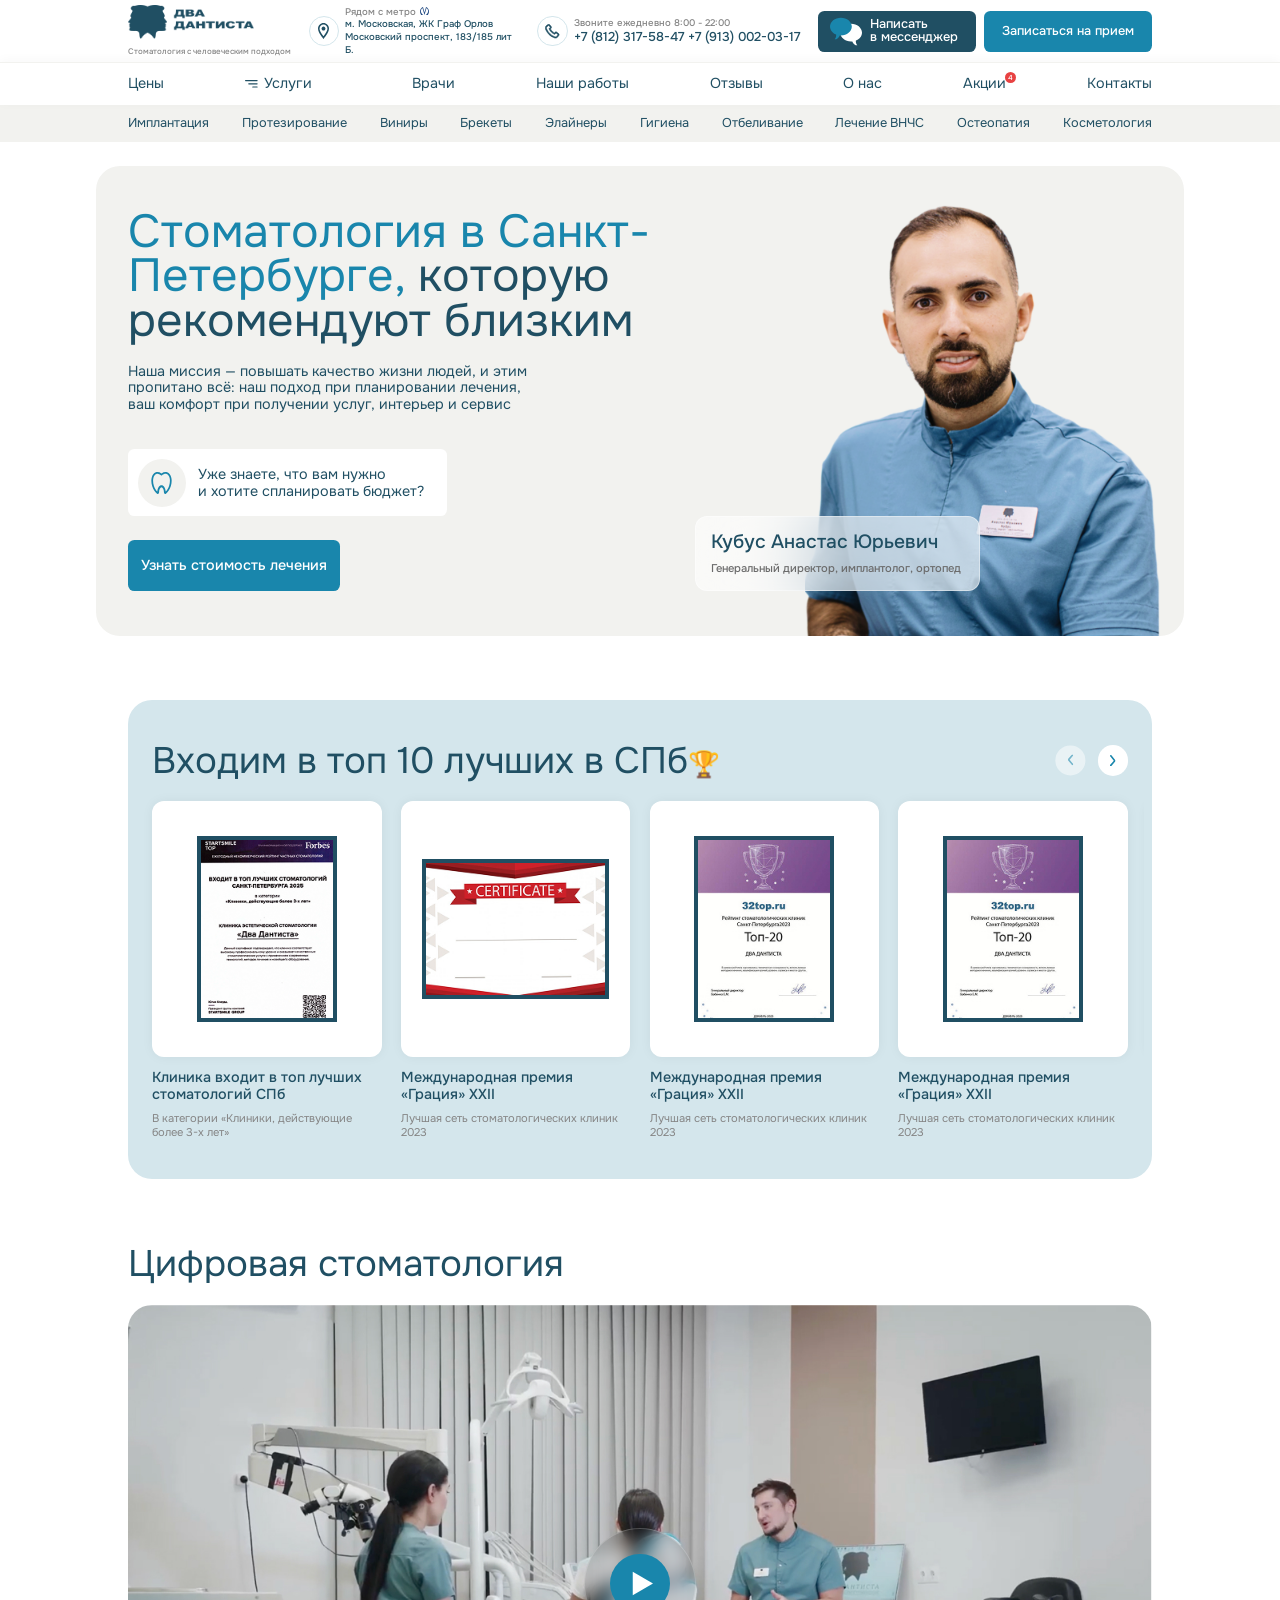
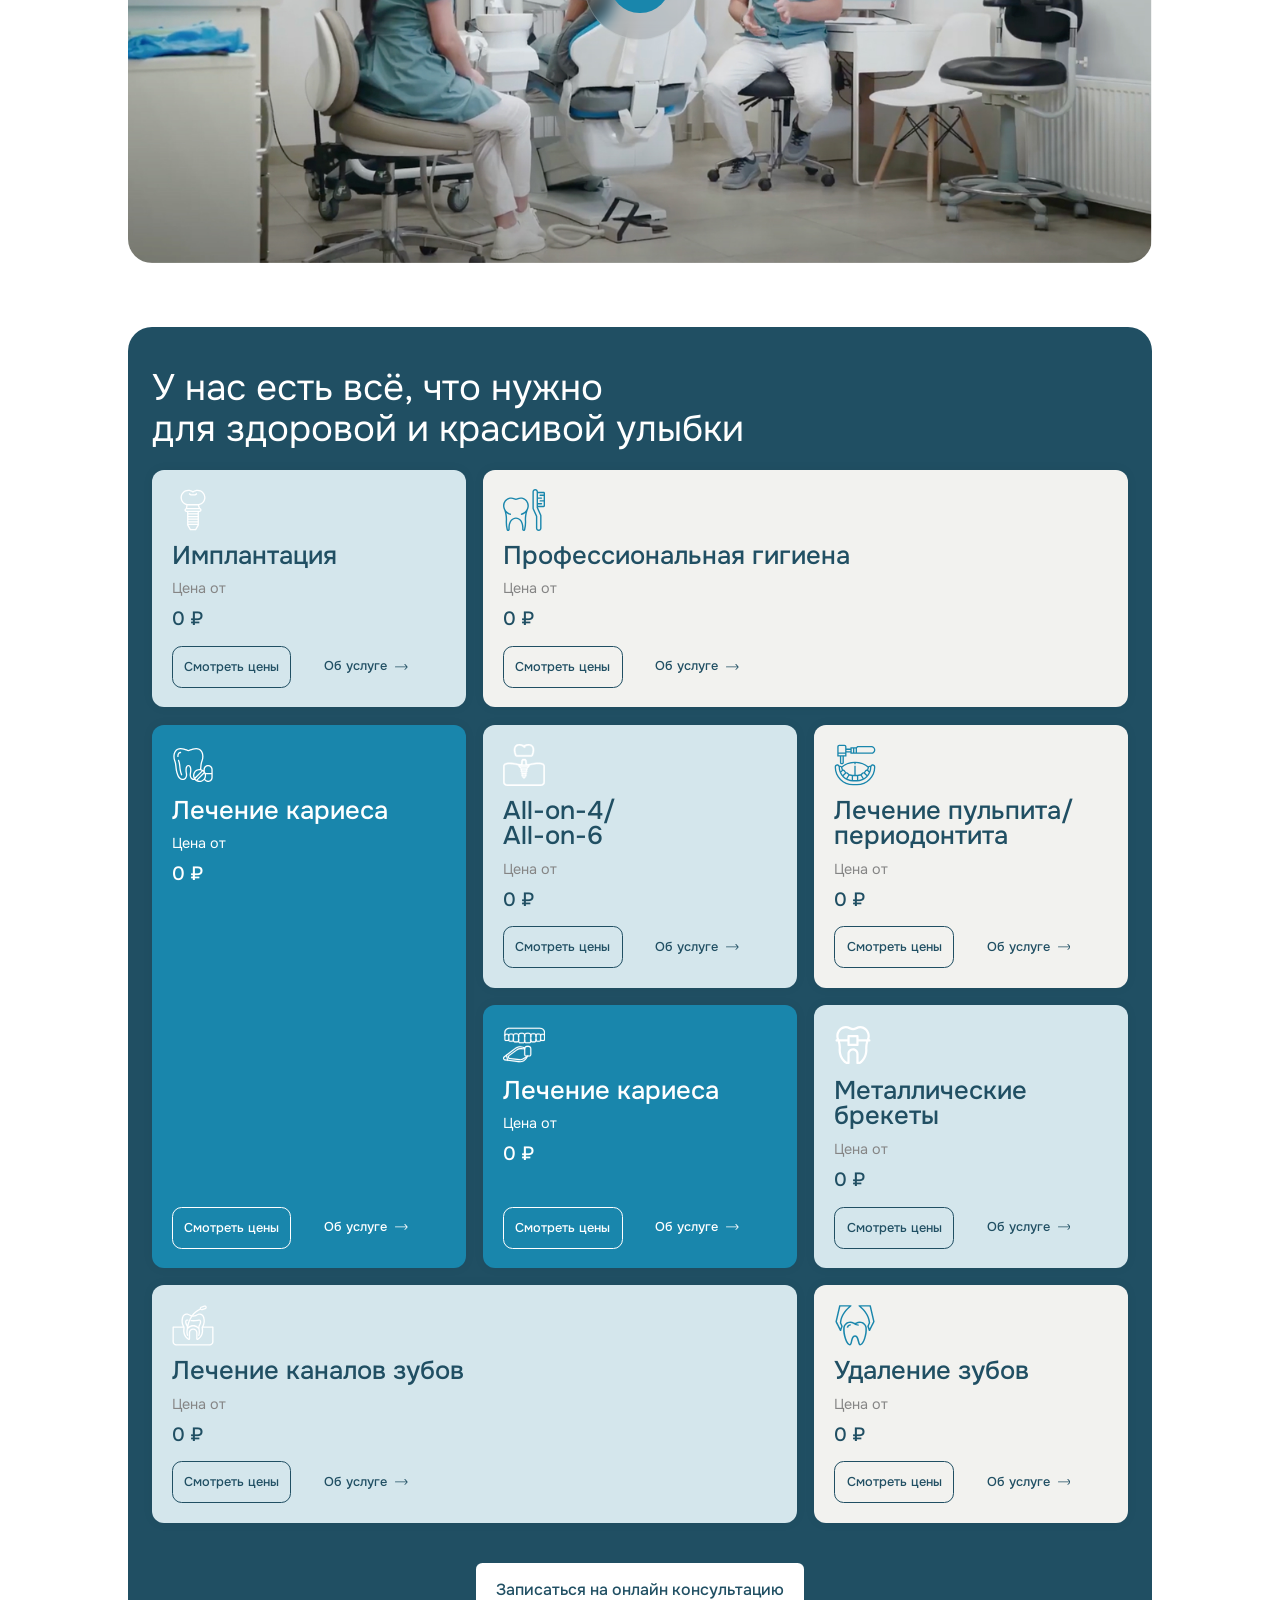
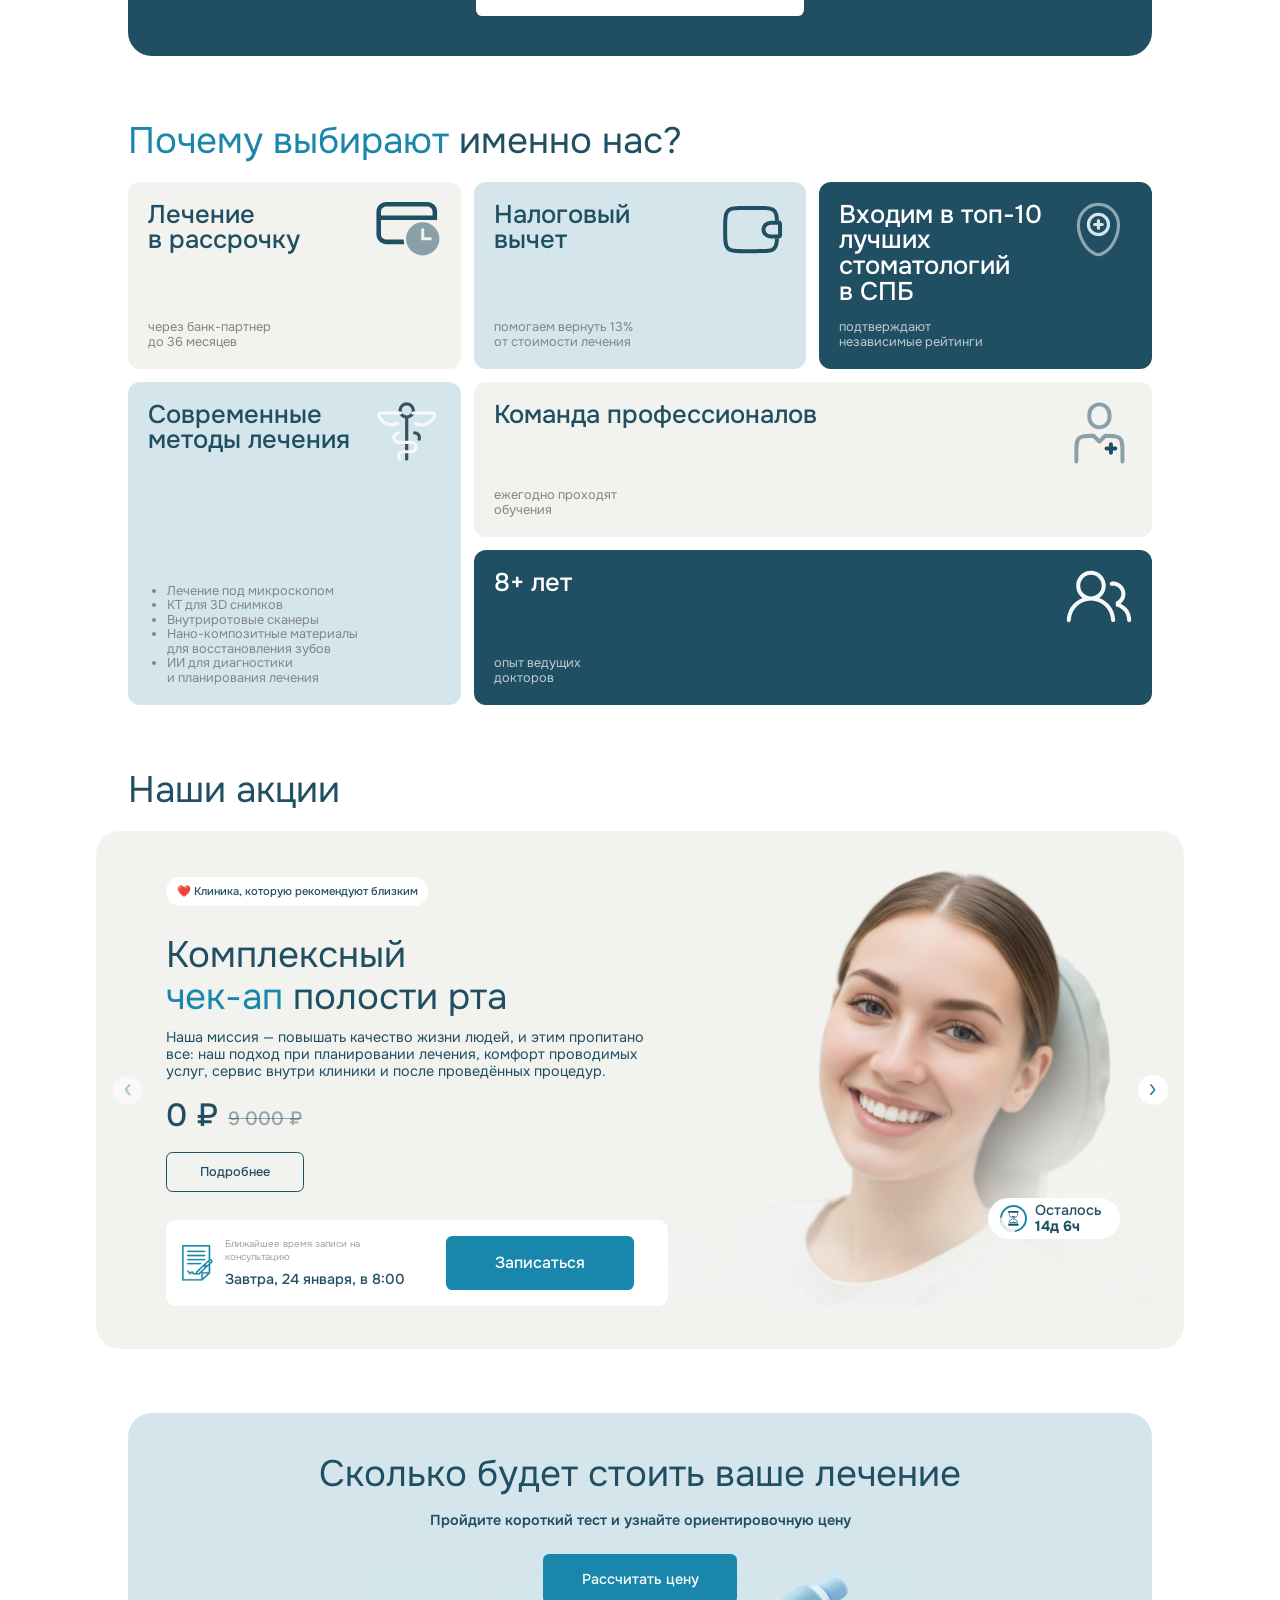
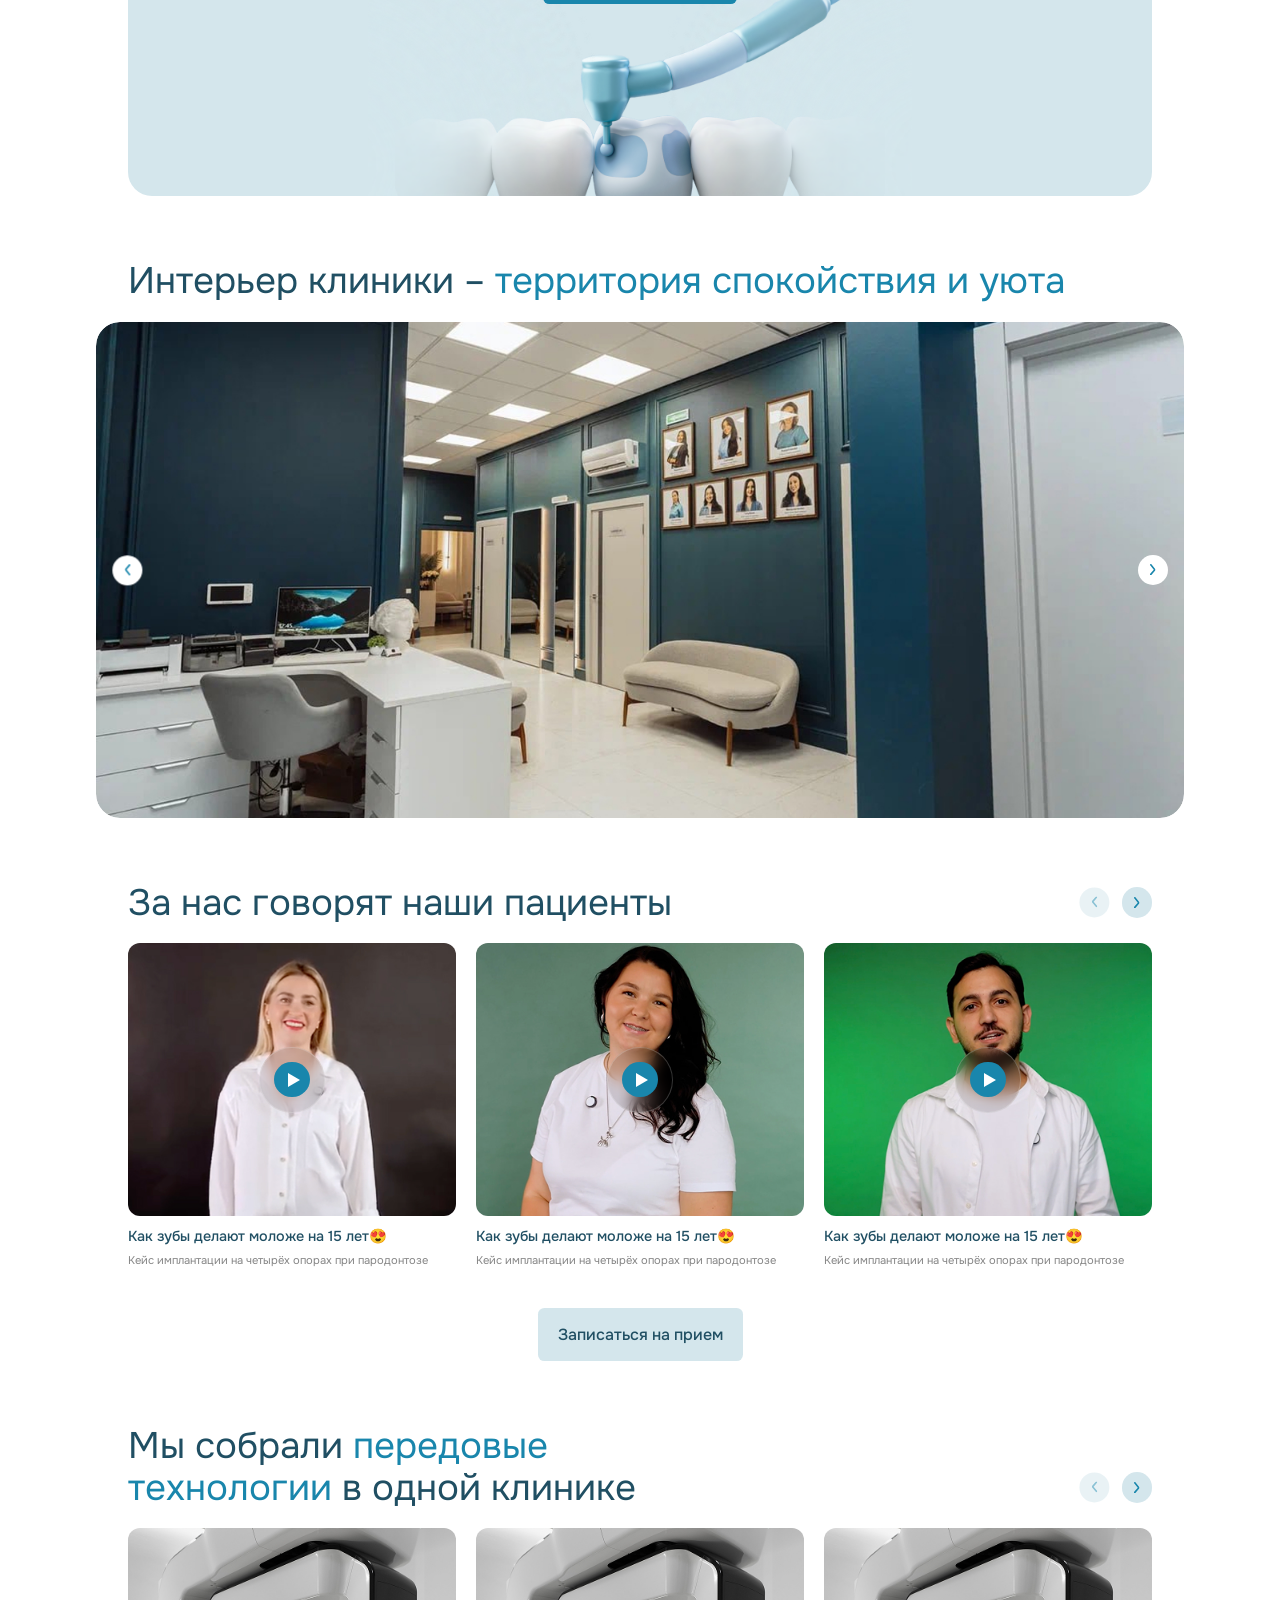
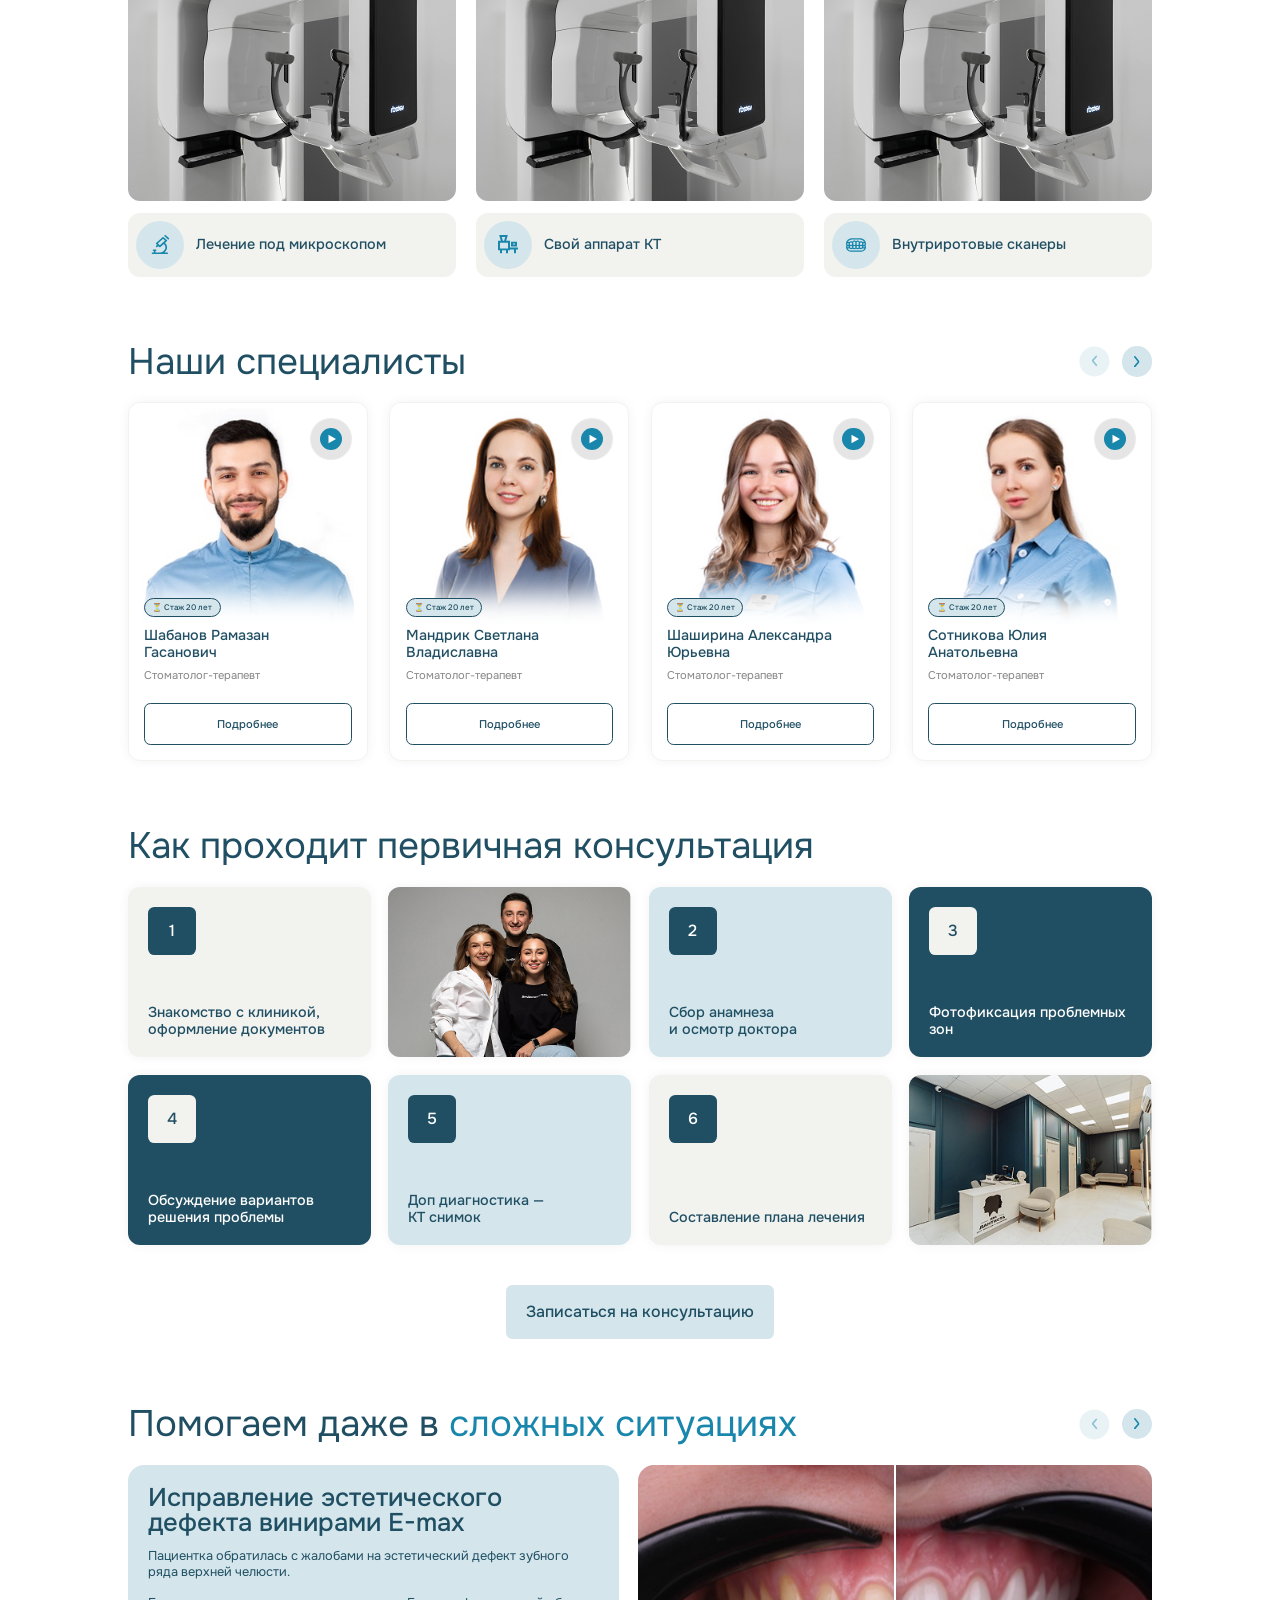
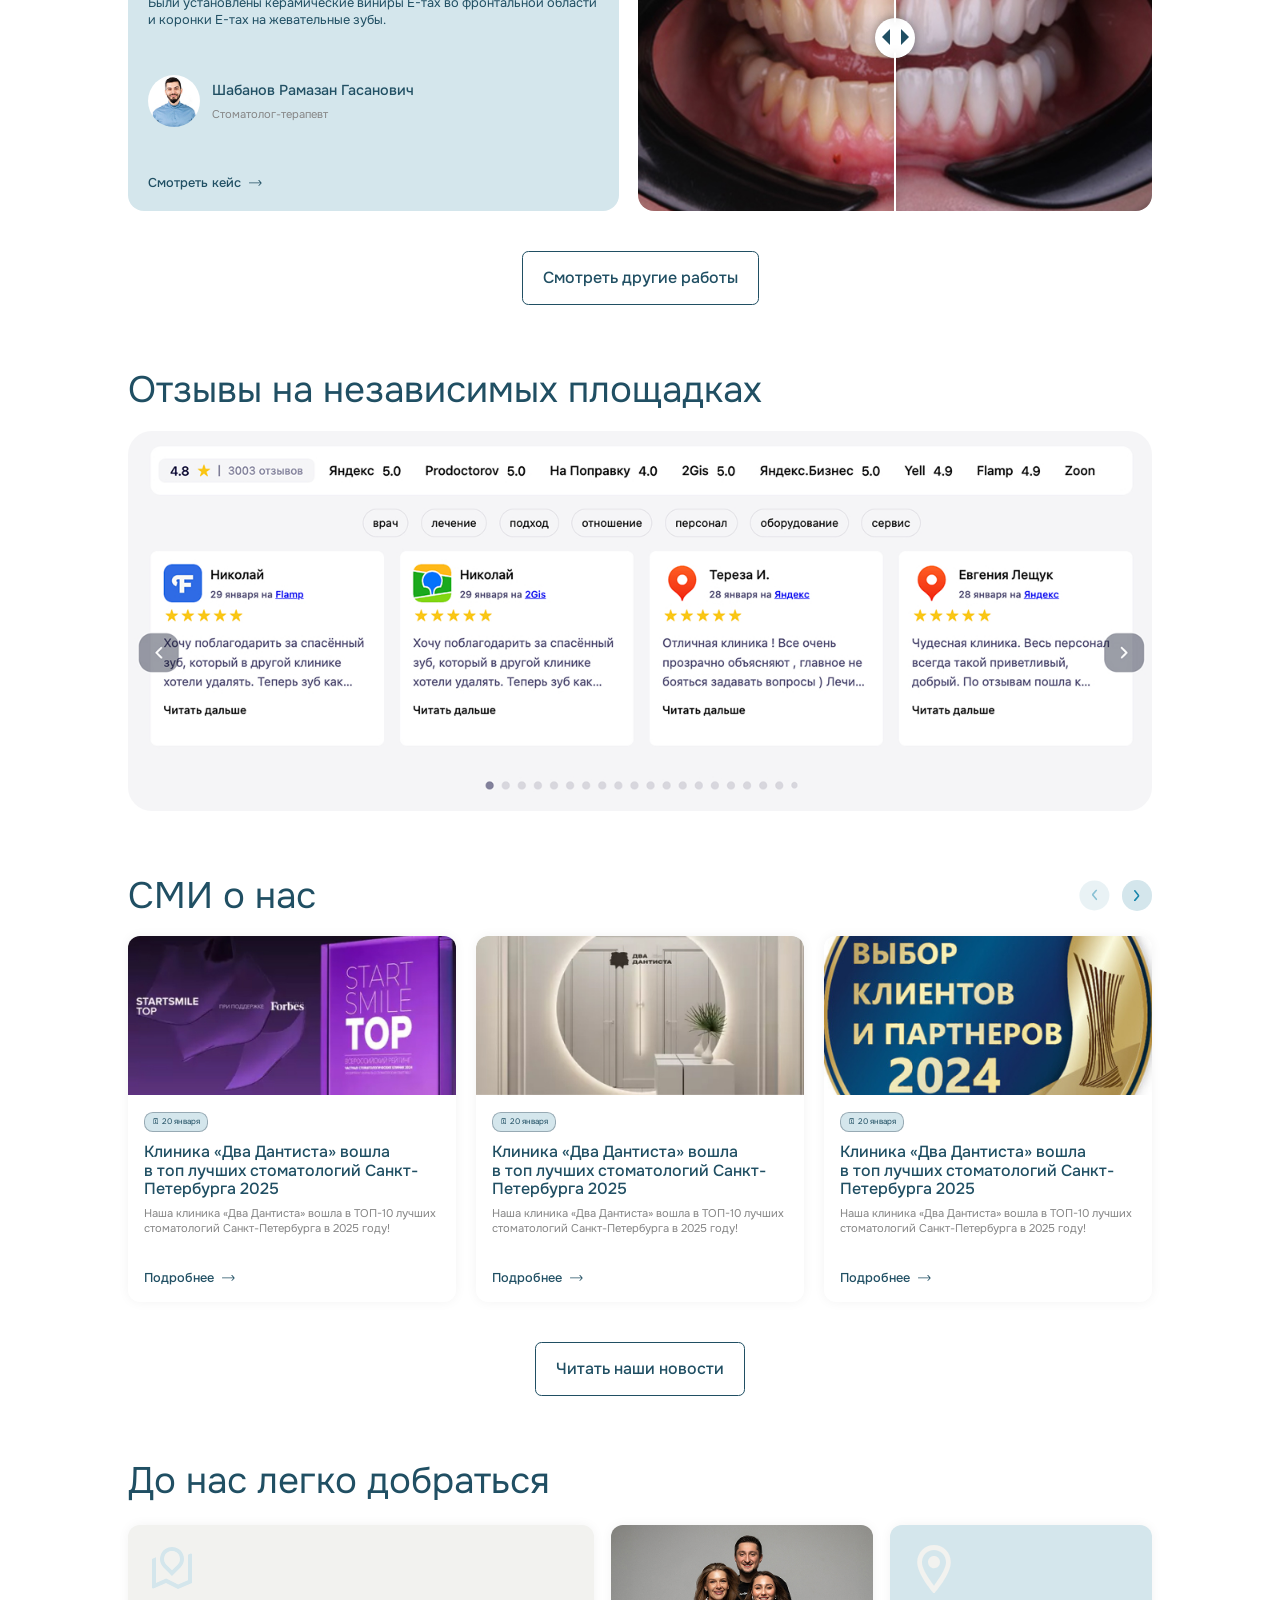
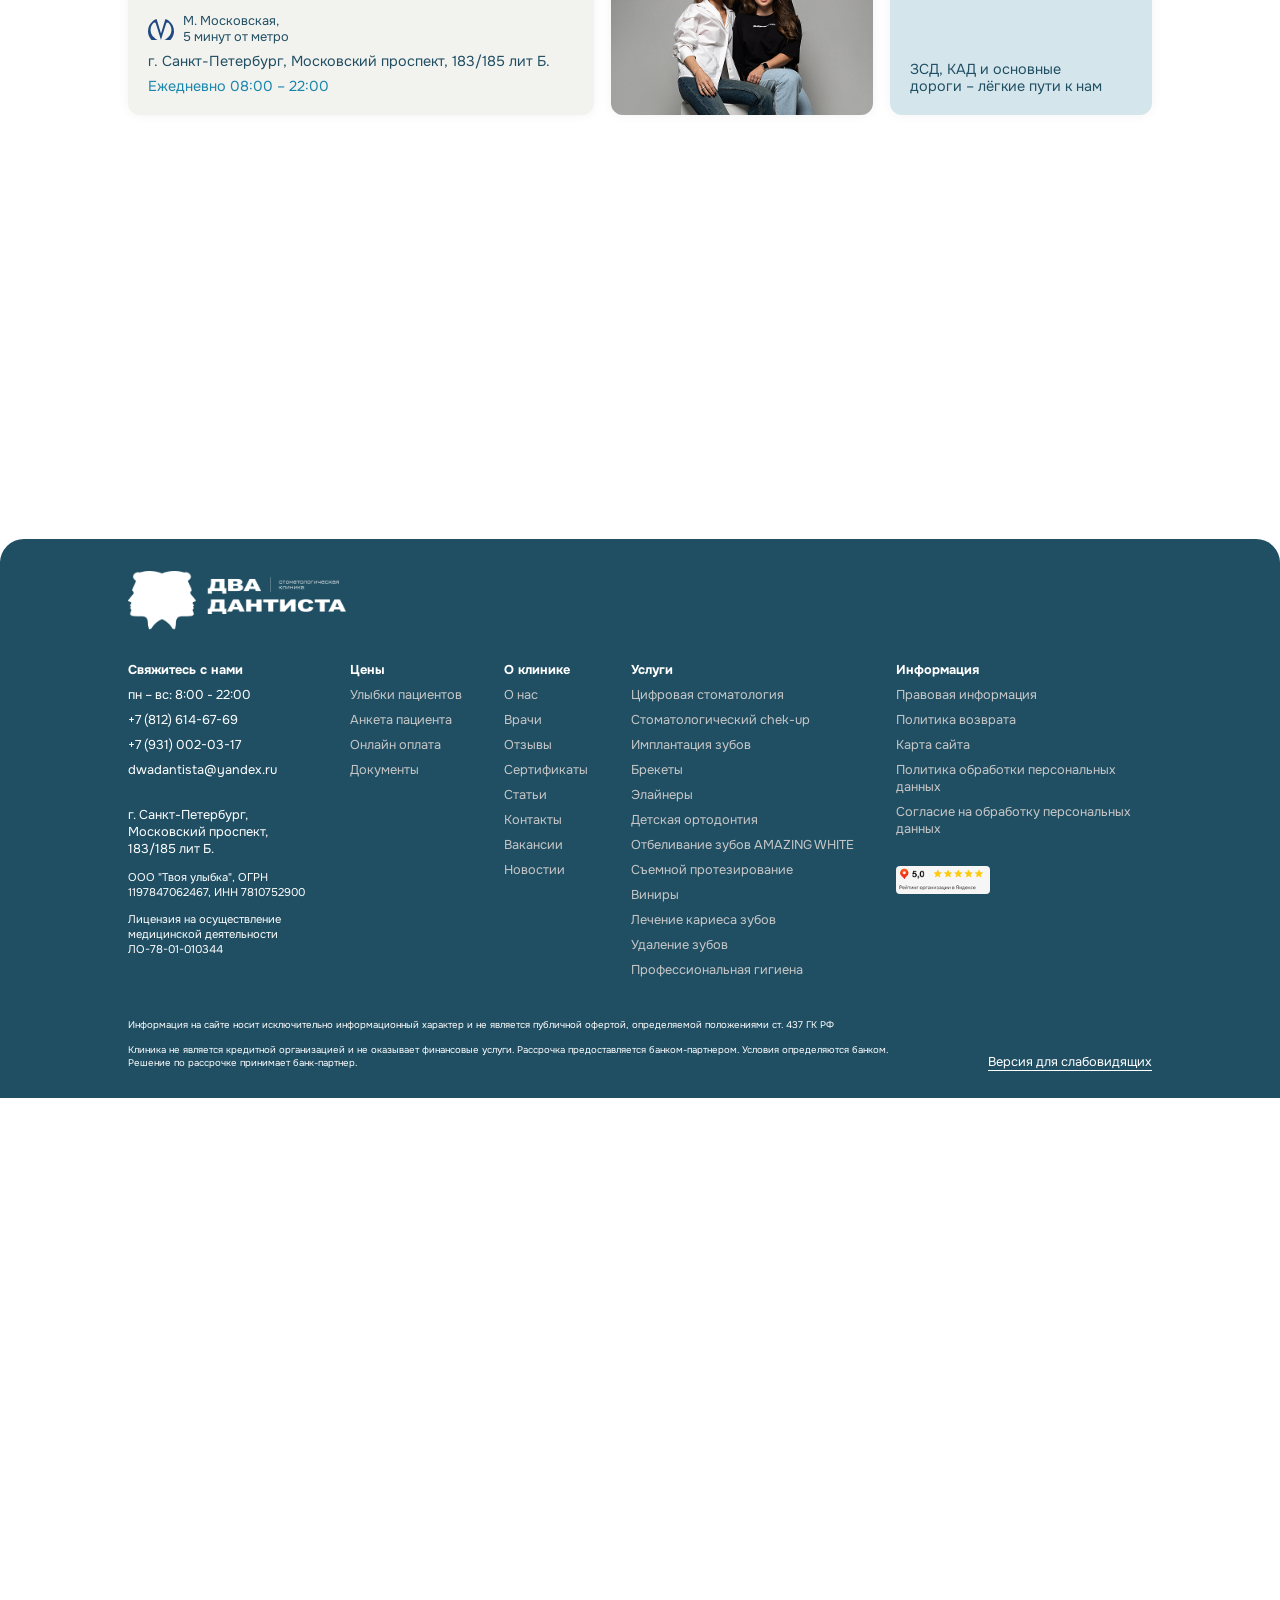
<file: main.html>
<!DOCTYPE html>
<html lang="ru">
	<head>
		<meta http-equiv="Content-Type" content="text/html; charset=utf-8">
		<!-- Переключение IE в последнию версию, на случай если в настройках пользователя стоит меньшая -->
		<meta http-equiv="X-UA-Compatible" content="IE=edge">

		<!-- Адаптирование страницы для мобильных устройств -->
		<meta name="viewport" content="width=device-width, initial-scale=1, maximum-scale=1">

		<!-- Запрет распознования номера телефона -->
		<meta name="format-detection" content="telephone=no">
		<meta name="SKYPE_TOOLBAR" content ="SKYPE_TOOLBAR_PARSER_COMPATIBLE">

		<!-- Заголовок страницы -->
		<title>Два Дантиста</title>

		<!-- Данное значение часто используют(использовали) поисковые системы -->
		<meta name="description" content="">
		<meta name="keywords" content="">

		<!-- Традиционная иконка сайта, размер 16x16, прозрачность поддерживается. Рекомендуемый формат: .ico или .png -->
		<link rel="shortcut icon" href="favicon.ico">

		<meta name="theme-color" content="#ffffff">

		<link rel="preconnect" href="https://fonts.googleapis.com">
		<link rel="preconnect" href="https://fonts.gstatic.com" crossorigin>
		<link href="https://fonts.googleapis.com/css2?family=Onest:wght@100..900&display=swap" rel="stylesheet">

		<!-- Подключение файлов стилей -->
		<link rel="stylesheet" href="css/swiper-bundle.min.css">
		<link rel="stylesheet" href="css/fancybox.css">
		<link rel="stylesheet" href="css/twentytwenty.css">
		<link rel="stylesheet" href="css/styles.css">

		<link rel="stylesheet" href="css/response_1299.css" media="(max-width: 1319px)">
		<link rel="stylesheet" href="css/response_1199.css" media="(max-width: 1199px)">
		<link rel="stylesheet" href="css/response_1023.css" media="(max-width: 1023px)">
		<link rel="stylesheet" href="css/response_767.css" media="(max-width: 767px)">
		<link rel="stylesheet" href="css/response_479.css" media="(max-width: 479px)">
	</head>
	<body>
		<div class="wrap">
			<div class="main">
				<!-- Шапка -->
				<header class="header">
					<div class="header__mob">
						<div class="header__mob-top">
							<div class="cont _flex">
								<div class="header__contacts">
									<div class="header__contacts-metro">
										М. Московская, 5 минут от метро
									</div>
									<div class="header__contacts-adres">
										Московский пр-т, 183/185 лит Б.
									</div>
									<div class="header__contacts-time">
										Ежедневно 08:00 – 22:00
									</div>
								</div>

								<button data-content="#modal-write" class="header__write modal-btn">
									<span class="header__write-icon">
										<img data-src="images/write.svg" src="images/img_plug.png" alt="" class="lazyload">
									</span>
									<span class="header__write-text">Написать в&nbsp;мессенджер</span>
								</button>
							</div>
						</div>
					</div>
					<div class="header__topwrap">
						<div class="header__top header__top_fixmob">
							<div class="cont _flex">
								<div class="header__logo">
									<a href="/" class="header__logo-link">
										<img src="images/logo.png" alt="">
									</a>
									
									<div class="header__logo-slogan">Стоматология с человеческим подходом</div>
								</div>

								<div class="header__adres _flex">
									<div class="header__adres-icon">
										<img data-src="images/marker.svg" src="images/img_plug.png" alt="" class="lazyload">
									</div>
									<div class="header__adres-box">
										<div class="header__adres-title _flex"><span>Рядом с метро</span> <img src="images/metro.svg" alt=""></div>

										<div class="header__adres-text">м. Московская, ЖК Граф Орлов Московский проспект, 183/185 лит Б.</div>
									</div>
								</div>

								<div class="header__contact _flex">
									<div class="header__contact-icon">
										<img data-src="images/tel.svg" src="images/img_plug.png" alt="" class="lazyload">
									</div>
									<div class="header__contact-box">
										<div class="header__contact-title _flex">Звоните ежедневно 8:00 - 22:00</div>

										<div class="header__contact-text">
											<a href="tel:+78123175847">+7 (812) 317-58-47</a> <a href="tel:+79130020317">+7 (913) 002-03-17</a>
										</div>
									</div>
								</div>

								<div class="header__btns _flex">
									<button data-content="#modal-write" class="header__write modal-btn">
										<span class="header__write-icon">
											<img data-src="images/write.svg" src="images/img_plug.png" alt="" class="lazyload">
										</span>
										<span class="header__write-text">Написать в&nbsp;мессенджер</span>
									</button>
									<button data-content="#modal-request" class="header__request modal-btn">Записаться на прием</button>
								</div>

								<a href="tel:+78123175847" class="mob-phone"></a>

								<button type="button" class="mob-menu-btn">
									<span></span>
									<span></span>
									<span></span>
								</button>
							</div>
						</div>
					</div>
					<div class="header__info">
						<div class="cont">
							<nav class="header-menu _flex">
								<div class="header-menu__item">
									<a href="/" class="header-menu__link">Цены</a>
								</div>
								<div class="header-menu__item">
									<a href="/" class="header-menu__link _sub">
										<span class="header-menu__link-span">
											<svg class="header-menu__link-burger">
												<use xlink:href="images/sprite.svg#burger1"></use>
											</svg>
											<span>Услуги</span>
										</span>
									</a>

									<div class="submenu">
										<div class="cont">
											<div class="submenu__wrap">
												<button class="submenu__close">
													<svg>
														<use xlink:href="images/sprite.svg#close"></use>
													</svg>
												</button>
												<div class="submenu__items">
													<div class="submenu__item _active-pc">
														<a href="/" class="submenu__link _sub">Имплантация</a>

														<div class="submenu__list">
															<div class="submenu__list-title">Имплантация зубов</div>
															<div class="submenu__list-flex _flex">
																<div class="header-submenu _flex">
																	<div class="header-submenu__col">
																		<div class="header-submenu__title">
																			<a href="/">Имплант под ключ с коронкой</a>
																		</div>

																		<div class="header-submenu__sector">
																			<div class="header-submenu__subtitle">
																				<a href="/">ВИДЫ ИМПЛАНТАЦИИ</a>
																			</div>

																			<div class="header-submenu__items">
																				<div class="header-submenu__item">
																					<a href="/" class="header-submenu__link">Одномоментная имплантация</a>
																				</div>
																				<div class="header-submenu__item">
																					<a href="/" class="header-submenu__link">Одноэтапная имплантация</a>
																				</div>
																				<div class="header-submenu__item">
																					<a href="/" class="header-submenu__link">Двухэтапная имплантация</a>
																				</div>
																				<div class="header-submenu__item">
																					<a href="/" class="header-submenu__link">Имплантация без костной пластинки</a>
																				</div>
																				<div class="header-submenu__item">
																					<a href="/" class="header-submenu__link">Скуловая имплантация</a>
																				</div>
																				<div class="header-submenu__item">
																					<a href="/" class="header-submenu__link">Трансназальная имплантация</a>
																				</div>
																				<div class="header-submenu__item">
																					<a href="/" class="header-submenu__link">При неправильном прикусе</a>
																				</div>
																				<div class="header-submenu__item">
																					<a href="/" class="header-submenu__link">Бережная имплантация</a>
																				</div>
																				<div class="header-submenu__item">
																					<a href="/" class="header-submenu__link">Пересадка зуба мудрости</a>
																				</div>
																			</div>
																		</div>
																	</div>
																	<div class="header-submenu__col">
																		<div class="header-submenu__title">
																			<a href="/">Имплантация в рассрочку🔥</a>
																		</div>

																		<div class="header-submenu__sector">
																			<div class="header-submenu__subtitle">
																				<a href="/">ПРИ НЕДОСТАТКИ КОСТИ ИЛИ ДЕСНЫ</a>
																			</div>

																			<div class="header-submenu__items">
																				<div class="header-submenu__item">
																					<a href="/" class="header-submenu__link">Костная пластинка</a>
																				</div>
																				<div class="header-submenu__item">
																					<a href="/" class="header-submenu__link">Синус-лифтинг</a>
																				</div>
																				<div class="header-submenu__item">
																					<a href="/" class="header-submenu__link">Наращивание десны</a>
																				</div>
																			</div>
																		</div>

																		<div class="header-submenu__sector">
																			<div class="header-submenu__subtitle">
																				<a href="/">ИМПЛАНТАЦИЯ ВО СНЕ</a>
																			</div>

																			<div class="header-submenu__items">
																				<div class="header-submenu__item">
																					<a href="/" class="header-submenu__link">Имплантация зубов под наркозом</a>
																				</div>
																				<div class="header-submenu__item">
																					<a href="/" class="header-submenu__link">Имплантация зубов под седацией</a>
																				</div>
																			</div>
																		</div>
																	</div>
																</div>

																<div class="header-product">
																	<div class="header-product__name">
																		<a href="/">Имплантация зубов Osstem</a>
																	</div>

																	<div class="header-product__desc">Наша миссия — повышать качество жизни людей, и этим пропитано все.</div>

																	<div class="header-product__prices _flex">
																		<div class="header-product__price">0 ₽</div>
																		<div class="header-product__oldprice">9 000 ₽</div>
																	</div>

																	<a href="/" class="header-product__thumb">
																		<img data-src="images/tmp/product1.png" src="images/img_plug.png" alt="" class="lazyload">
																	</a>

																	<a href="/" class="btn-blue btn-blue_h">Подробнее</a>
																</div>
															</div>
														</div>
													</div>
													<div class="submenu__item">
														<a href="/" class="submenu__link _sub">Протезирование</a>

														<div class="submenu__list">
															<div class="submenu__list-title">Протезирование зубов</div>
															<div class="submenu__list-flex _flex">
																<div class="header-submenu _flex">
																	<div class="header-submenu__col">
																		<div class="header-submenu__title">
																			<a href="/">Имплант под ключ с коронкой</a>
																		</div>

																		<div class="header-submenu__sector">
																			<div class="header-submenu__subtitle">
																				<a href="/">ВИДЫ ИМПЛАНТАЦИИ</a>
																			</div>

																			<div class="header-submenu__items">
																				<div class="header-submenu__item">
																					<a href="/" class="header-submenu__link">Одномоментная имплантация</a>
																				</div>
																				<div class="header-submenu__item">
																					<a href="/" class="header-submenu__link">Одноэтапная имплантация</a>
																				</div>
																				<div class="header-submenu__item">
																					<a href="/" class="header-submenu__link">Двухэтапная имплантация</a>
																				</div>
																				<div class="header-submenu__item">
																					<a href="/" class="header-submenu__link">Имплантация без костной пластинки</a>
																				</div>
																				<div class="header-submenu__item">
																					<a href="/" class="header-submenu__link">Скуловая имплантация</a>
																				</div>
																				<div class="header-submenu__item">
																					<a href="/" class="header-submenu__link">Трансназальная имплантация</a>
																				</div>
																				<div class="header-submenu__item">
																					<a href="/" class="header-submenu__link">При неправильном прикусе</a>
																				</div>
																				<div class="header-submenu__item">
																					<a href="/" class="header-submenu__link">Бережная имплантация</a>
																				</div>
																				<div class="header-submenu__item">
																					<a href="/" class="header-submenu__link">Пересадка зуба мудрости</a>
																				</div>
																			</div>
																		</div>
																	</div>
																	<div class="header-submenu__col">
																		<div class="header-submenu__title">
																			<a href="/">Имплантация в рассрочку🔥</a>
																		</div>

																		<div class="header-submenu__sector">
																			<div class="header-submenu__subtitle">
																				<a href="/">ПРИ НЕДОСТАТКИ КОСТИ ИЛИ ДЕСНЫ</a>
																			</div>

																			<div class="header-submenu__items">
																				<div class="header-submenu__item">
																					<a href="/" class="header-submenu__link">Костная пластинка</a>
																				</div>
																				<div class="header-submenu__item">
																					<a href="/" class="header-submenu__link">Синус-лифтинг</a>
																				</div>
																				<div class="header-submenu__item">
																					<a href="/" class="header-submenu__link">Наращивание десны</a>
																				</div>
																			</div>
																		</div>

																		<div class="header-submenu__sector">
																			<div class="header-submenu__subtitle">
																				<a href="/">ИМПЛАНТАЦИЯ ВО СНЕ</a>
																			</div>

																			<div class="header-submenu__items">
																				<div class="header-submenu__item">
																					<a href="/" class="header-submenu__link">Имплантация зубов под наркозом</a>
																				</div>
																				<div class="header-submenu__item">
																					<a href="/" class="header-submenu__link">Имплантация зубов под седацией</a>
																				</div>
																			</div>
																		</div>
																	</div>
																</div>

																<div class="header-product">
																	<div class="header-product__name">
																		<a href="/">Имплантация зубов Osstem</a>
																	</div>

																	<div class="header-product__desc">Наша миссия — повышать качество жизни людей, и этим пропитано все.</div>

																	<div class="header-product__prices _flex">
																		<div class="header-product__price">0 ₽</div>
																		<div class="header-product__oldprice">9 000 ₽</div>
																	</div>

																	<a href="/" class="header-product__thumb">
																		<img data-src="images/tmp/product1.png" src="images/img_plug.png" alt="" class="lazyload">
																	</a>

																	<a href="/" class="btn-blue btn-blue_h">Подробнее</a>
																</div>
															</div>
														</div>
													</div>
													<div class="submenu__item">
														<a href="/" class="submenu__link _sub">Виниры</a>

														<div class="submenu__list">
															<div class="submenu__list-title">Виниры</div>
															<div class="submenu__list-flex _flex">
																<div class="header-submenu _flex">
																	<div class="header-submenu__col">
																		<div class="header-submenu__title">
																			<a href="/">Имплант под ключ с коронкой</a>
																		</div>

																		<div class="header-submenu__sector">
																			<div class="header-submenu__subtitle">
																				<a href="/">ВИДЫ ИМПЛАНТАЦИИ</a>
																			</div>

																			<div class="header-submenu__items">
																				<div class="header-submenu__item">
																					<a href="/" class="header-submenu__link">Одномоментная имплантация</a>
																				</div>
																				<div class="header-submenu__item">
																					<a href="/" class="header-submenu__link">Одноэтапная имплантация</a>
																				</div>
																				<div class="header-submenu__item">
																					<a href="/" class="header-submenu__link">Двухэтапная имплантация</a>
																				</div>
																				<div class="header-submenu__item">
																					<a href="/" class="header-submenu__link">Имплантация без костной пластинки</a>
																				</div>
																				<div class="header-submenu__item">
																					<a href="/" class="header-submenu__link">Скуловая имплантация</a>
																				</div>
																				<div class="header-submenu__item">
																					<a href="/" class="header-submenu__link">Трансназальная имплантация</a>
																				</div>
																				<div class="header-submenu__item">
																					<a href="/" class="header-submenu__link">При неправильном прикусе</a>
																				</div>
																				<div class="header-submenu__item">
																					<a href="/" class="header-submenu__link">Бережная имплантация</a>
																				</div>
																				<div class="header-submenu__item">
																					<a href="/" class="header-submenu__link">Пересадка зуба мудрости</a>
																				</div>
																			</div>
																		</div>
																	</div>
																	<div class="header-submenu__col">
																		<div class="header-submenu__title">
																			<a href="/">Имплантация в рассрочку🔥</a>
																		</div>

																		<div class="header-submenu__sector">
																			<div class="header-submenu__subtitle">
																				<a href="/">ПРИ НЕДОСТАТКИ КОСТИ ИЛИ ДЕСНЫ</a>
																			</div>

																			<div class="header-submenu__items">
																				<div class="header-submenu__item">
																					<a href="/" class="header-submenu__link">Костная пластинка</a>
																				</div>
																				<div class="header-submenu__item">
																					<a href="/" class="header-submenu__link">Синус-лифтинг</a>
																				</div>
																				<div class="header-submenu__item">
																					<a href="/" class="header-submenu__link">Наращивание десны</a>
																				</div>
																			</div>
																		</div>

																		<div class="header-submenu__sector">
																			<div class="header-submenu__subtitle">
																				<a href="/">ИМПЛАНТАЦИЯ ВО СНЕ</a>
																			</div>

																			<div class="header-submenu__items">
																				<div class="header-submenu__item">
																					<a href="/" class="header-submenu__link">Имплантация зубов под наркозом</a>
																				</div>
																				<div class="header-submenu__item">
																					<a href="/" class="header-submenu__link">Имплантация зубов под седацией</a>
																				</div>
																			</div>
																		</div>
																	</div>
																</div>

																<div class="header-product">
																	<div class="header-product__name">
																		<a href="/">Имплантация зубов Osstem</a>
																	</div>

																	<div class="header-product__desc">Наша миссия — повышать качество жизни людей, и этим пропитано все.</div>

																	<div class="header-product__prices _flex">
																		<div class="header-product__price">0 ₽</div>
																		<div class="header-product__oldprice">9 000 ₽</div>
																	</div>

																	<a href="/" class="header-product__thumb">
																		<img data-src="images/tmp/product1.png" src="images/img_plug.png" alt="" class="lazyload">
																	</a>

																	<a href="/" class="btn-blue btn-blue_h">Подробнее</a>
																</div>
															</div>
														</div>
													</div>
													<div class="submenu__item">
														<a href="/" class="submenu__link _sub">Брекеты</a>
													</div>
													<div class="submenu__item">
														<a href="/" class="submenu__link _sub">Элайнеры</a>
													</div>
													<div class="submenu__item">
														<a href="/" class="submenu__link _sub">Гигиена</a>
													</div>
													<div class="submenu__item">
														<a href="/" class="submenu__link _sub">Отбеливание</a>
													</div>
													<div class="submenu__item">
														<a href="/" class="submenu__link _sub">Лечение ВНЧС</a>
													</div>
													<div class="submenu__item">
														<a href="/" class="submenu__link _sub">Остеопатия</a>
													</div>
													<div class="submenu__item">
														<a href="/" class="submenu__link _sub">Косметология</a>
													</div>
												</div>
											</div>
										</div>
									</div>
								</div>
								<div class="header-menu__item">
									<a href="/" class="header-menu__link _sub">
										<span class="header-menu__link-span">Врачи</span>
									</a>

									<div class="submenu">
										<div class="cont">
											<div class="submenu__wrap">
												<button class="submenu__close">
													<svg>
														<use xlink:href="images/sprite.svg#close"></use>
													</svg>
												</button>
												<div class="submenu__items">
													<div class="submenu__item _active-pc">
														<a href="/" class="submenu__link _sub">Имплантация</a>

														<div class="submenu__list">
															<div class="submenu__list-title">Имплантация зубов</div>
															<div class="submenu__list-flex _flex">
																<div class="header-submenu _flex">
																	<div class="header-submenu__col">
																		<div class="header-submenu__title">
																			<a href="/">Имплант под ключ с коронкой</a>
																		</div>

																		<div class="header-submenu__sector">
																			<div class="header-submenu__subtitle">
																				<a href="/">ВИДЫ ИМПЛАНТАЦИИ</a>
																			</div>

																			<div class="header-submenu__items">
																				<div class="header-submenu__item">
																					<a href="/" class="header-submenu__link">Одномоментная имплантация</a>
																				</div>
																				<div class="header-submenu__item">
																					<a href="/" class="header-submenu__link">Одноэтапная имплантация</a>
																				</div>
																				<div class="header-submenu__item">
																					<a href="/" class="header-submenu__link">Двухэтапная имплантация</a>
																				</div>
																				<div class="header-submenu__item">
																					<a href="/" class="header-submenu__link">Имплантация без костной пластинки</a>
																				</div>
																				<div class="header-submenu__item">
																					<a href="/" class="header-submenu__link">Скуловая имплантация</a>
																				</div>
																				<div class="header-submenu__item">
																					<a href="/" class="header-submenu__link">Трансназальная имплантация</a>
																				</div>
																				<div class="header-submenu__item">
																					<a href="/" class="header-submenu__link">При неправильном прикусе</a>
																				</div>
																				<div class="header-submenu__item">
																					<a href="/" class="header-submenu__link">Бережная имплантация</a>
																				</div>
																				<div class="header-submenu__item">
																					<a href="/" class="header-submenu__link">Пересадка зуба мудрости</a>
																				</div>
																			</div>
																		</div>
																	</div>
																	<div class="header-submenu__col">
																		<div class="header-submenu__title">
																			<a href="/">Имплантация в рассрочку🔥</a>
																		</div>

																		<div class="header-submenu__sector">
																			<div class="header-submenu__subtitle">
																				<a href="/">ПРИ НЕДОСТАТКИ КОСТИ ИЛИ ДЕСНЫ</a>
																			</div>

																			<div class="header-submenu__items">
																				<div class="header-submenu__item">
																					<a href="/" class="header-submenu__link">Костная пластинка</a>
																				</div>
																				<div class="header-submenu__item">
																					<a href="/" class="header-submenu__link">Синус-лифтинг</a>
																				</div>
																				<div class="header-submenu__item">
																					<a href="/" class="header-submenu__link">Наращивание десны</a>
																				</div>
																			</div>
																		</div>

																		<div class="header-submenu__sector">
																			<div class="header-submenu__subtitle">
																				<a href="/">ИМПЛАНТАЦИЯ ВО СНЕ</a>
																			</div>

																			<div class="header-submenu__items">
																				<div class="header-submenu__item">
																					<a href="/" class="header-submenu__link">Имплантация зубов под наркозом</a>
																				</div>
																				<div class="header-submenu__item">
																					<a href="/" class="header-submenu__link">Имплантация зубов под седацией</a>
																				</div>
																			</div>
																		</div>
																	</div>
																</div>

																<div class="header-product">
																	<div class="header-product__name">
																		<a href="/">Имплантация зубов Osstem</a>
																	</div>

																	<div class="header-product__desc">Наша миссия — повышать качество жизни людей, и этим пропитано все.</div>

																	<div class="header-product__prices _flex">
																		<div class="header-product__price">0 ₽</div>
																		<div class="header-product__oldprice">9 000 ₽</div>
																	</div>

																	<a href="/" class="header-product__thumb">
																		<img data-src="images/tmp/product1.png" src="images/img_plug.png" alt="" class="lazyload">
																	</a>

																	<a href="/" class="btn-blue btn-blue_h">Подробнее</a>
																</div>
															</div>
														</div>
													</div>
													<div class="submenu__item">
														<a href="/" class="submenu__link _sub">Протезирование</a>

														<div class="submenu__list">
															<div class="submenu__list-title">Протезирование зубов</div>
															<div class="submenu__list-flex _flex">
																<div class="header-submenu _flex">
																	<div class="header-submenu__col">
																		<div class="header-submenu__title">
																			<a href="/">Имплант под ключ с коронкой</a>
																		</div>

																		<div class="header-submenu__sector">
																			<div class="header-submenu__subtitle">
																				<a href="/">ВИДЫ ИМПЛАНТАЦИИ</a>
																			</div>

																			<div class="header-submenu__items">
																				<div class="header-submenu__item">
																					<a href="/" class="header-submenu__link">Одномоментная имплантация</a>
																				</div>
																				<div class="header-submenu__item">
																					<a href="/" class="header-submenu__link">Одноэтапная имплантация</a>
																				</div>
																				<div class="header-submenu__item">
																					<a href="/" class="header-submenu__link">Двухэтапная имплантация</a>
																				</div>
																				<div class="header-submenu__item">
																					<a href="/" class="header-submenu__link">Имплантация без костной пластинки</a>
																				</div>
																				<div class="header-submenu__item">
																					<a href="/" class="header-submenu__link">Скуловая имплантация</a>
																				</div>
																				<div class="header-submenu__item">
																					<a href="/" class="header-submenu__link">Трансназальная имплантация</a>
																				</div>
																				<div class="header-submenu__item">
																					<a href="/" class="header-submenu__link">При неправильном прикусе</a>
																				</div>
																				<div class="header-submenu__item">
																					<a href="/" class="header-submenu__link">Бережная имплантация</a>
																				</div>
																				<div class="header-submenu__item">
																					<a href="/" class="header-submenu__link">Пересадка зуба мудрости</a>
																				</div>
																			</div>
																		</div>
																	</div>
																	<div class="header-submenu__col">
																		<div class="header-submenu__title">
																			<a href="/">Имплантация в рассрочку🔥</a>
																		</div>

																		<div class="header-submenu__sector">
																			<div class="header-submenu__subtitle">
																				<a href="/">ПРИ НЕДОСТАТКИ КОСТИ ИЛИ ДЕСНЫ</a>
																			</div>

																			<div class="header-submenu__items">
																				<div class="header-submenu__item">
																					<a href="/" class="header-submenu__link">Костная пластинка</a>
																				</div>
																				<div class="header-submenu__item">
																					<a href="/" class="header-submenu__link">Синус-лифтинг</a>
																				</div>
																				<div class="header-submenu__item">
																					<a href="/" class="header-submenu__link">Наращивание десны</a>
																				</div>
																			</div>
																		</div>

																		<div class="header-submenu__sector">
																			<div class="header-submenu__subtitle">
																				<a href="/">ИМПЛАНТАЦИЯ ВО СНЕ</a>
																			</div>

																			<div class="header-submenu__items">
																				<div class="header-submenu__item">
																					<a href="/" class="header-submenu__link">Имплантация зубов под наркозом</a>
																				</div>
																				<div class="header-submenu__item">
																					<a href="/" class="header-submenu__link">Имплантация зубов под седацией</a>
																				</div>
																			</div>
																		</div>
																	</div>
																</div>

																<div class="header-product">
																	<div class="header-product__name">
																		<a href="/">Имплантация зубов Osstem</a>
																	</div>

																	<div class="header-product__desc">Наша миссия — повышать качество жизни людей, и этим пропитано все.</div>

																	<div class="header-product__prices _flex">
																		<div class="header-product__price">0 ₽</div>
																		<div class="header-product__oldprice">9 000 ₽</div>
																	</div>

																	<a href="/" class="header-product__thumb">
																		<img data-src="images/tmp/product1.png" src="images/img_plug.png" alt="" class="lazyload">
																	</a>

																	<a href="/" class="btn-blue btn-blue_h">Подробнее</a>
																</div>
															</div>
														</div>
													</div>
													<div class="submenu__item">
														<a href="/" class="submenu__link _sub">Виниры</a>

														<div class="submenu__list">
															<div class="submenu__list-title">Виниры</div>
															<div class="submenu__list-flex _flex">
																<div class="header-submenu _flex">
																	<div class="header-submenu__col">
																		<div class="header-submenu__title">
																			<a href="/">Имплант под ключ с коронкой</a>
																		</div>

																		<div class="header-submenu__sector">
																			<div class="header-submenu__subtitle">
																				<a href="/">ВИДЫ ИМПЛАНТАЦИИ</a>
																			</div>

																			<div class="header-submenu__items">
																				<div class="header-submenu__item">
																					<a href="/" class="header-submenu__link">Одномоментная имплантация</a>
																				</div>
																				<div class="header-submenu__item">
																					<a href="/" class="header-submenu__link">Одноэтапная имплантация</a>
																				</div>
																				<div class="header-submenu__item">
																					<a href="/" class="header-submenu__link">Двухэтапная имплантация</a>
																				</div>
																				<div class="header-submenu__item">
																					<a href="/" class="header-submenu__link">Имплантация без костной пластинки</a>
																				</div>
																				<div class="header-submenu__item">
																					<a href="/" class="header-submenu__link">Скуловая имплантация</a>
																				</div>
																				<div class="header-submenu__item">
																					<a href="/" class="header-submenu__link">Трансназальная имплантация</a>
																				</div>
																				<div class="header-submenu__item">
																					<a href="/" class="header-submenu__link">При неправильном прикусе</a>
																				</div>
																				<div class="header-submenu__item">
																					<a href="/" class="header-submenu__link">Бережная имплантация</a>
																				</div>
																				<div class="header-submenu__item">
																					<a href="/" class="header-submenu__link">Пересадка зуба мудрости</a>
																				</div>
																			</div>
																		</div>
																	</div>
																	<div class="header-submenu__col">
																		<div class="header-submenu__title">
																			<a href="/">Имплантация в рассрочку🔥</a>
																		</div>

																		<div class="header-submenu__sector">
																			<div class="header-submenu__subtitle">
																				<a href="/">ПРИ НЕДОСТАТКИ КОСТИ ИЛИ ДЕСНЫ</a>
																			</div>

																			<div class="header-submenu__items">
																				<div class="header-submenu__item">
																					<a href="/" class="header-submenu__link">Костная пластинка</a>
																				</div>
																				<div class="header-submenu__item">
																					<a href="/" class="header-submenu__link">Синус-лифтинг</a>
																				</div>
																				<div class="header-submenu__item">
																					<a href="/" class="header-submenu__link">Наращивание десны</a>
																				</div>
																			</div>
																		</div>

																		<div class="header-submenu__sector">
																			<div class="header-submenu__subtitle">
																				<a href="/">ИМПЛАНТАЦИЯ ВО СНЕ</a>
																			</div>

																			<div class="header-submenu__items">
																				<div class="header-submenu__item">
																					<a href="/" class="header-submenu__link">Имплантация зубов под наркозом</a>
																				</div>
																				<div class="header-submenu__item">
																					<a href="/" class="header-submenu__link">Имплантация зубов под седацией</a>
																				</div>
																			</div>
																		</div>
																	</div>
																</div>

																<div class="header-product">
																	<div class="header-product__name">
																		<a href="/">Имплантация зубов Osstem</a>
																	</div>

																	<div class="header-product__desc">Наша миссия — повышать качество жизни людей, и этим пропитано все.</div>

																	<div class="header-product__prices _flex">
																		<div class="header-product__price">0 ₽</div>
																		<div class="header-product__oldprice">9 000 ₽</div>
																	</div>

																	<a href="/" class="header-product__thumb">
																		<img data-src="images/tmp/product1.png" src="images/img_plug.png" alt="" class="lazyload">
																	</a>

																	<a href="/" class="btn-blue btn-blue_h">Подробнее</a>
																</div>
															</div>
														</div>
													</div>
													<div class="submenu__item">
														<a href="/" class="submenu__link _sub">Брекеты</a>
													</div>
													<div class="submenu__item">
														<a href="/" class="submenu__link _sub">Элайнеры</a>
													</div>
													<div class="submenu__item">
														<a href="/" class="submenu__link _sub">Гигиена</a>
													</div>
													<div class="submenu__item">
														<a href="/" class="submenu__link _sub">Отбеливание</a>
													</div>
													<div class="submenu__item">
														<a href="/" class="submenu__link _sub">Лечение ВНЧС</a>
													</div>
													<div class="submenu__item">
														<a href="/" class="submenu__link _sub">Остеопатия</a>
													</div>
													<div class="submenu__item">
														<a href="/" class="submenu__link _sub">Косметология</a>
													</div>
												</div>
											</div>
										</div>
									</div>
								</div>
								<div class="header-menu__item">
									<a href="/" class="header-menu__link">
										<span class="header-menu__link-span">Наши работы</span>
									</a>
								</div>
								<div class="header-menu__item">
									<a href="/" class="header-menu__link">
										<span class="header-menu__link-span">Отзывы</span>
									</a>
								</div>
								<div class="header-menu__item">
									<a href="/" class="header-menu__link">
										<span class="header-menu__link-span">О нас</span>
									</a>
								</div>
								<div class="header-menu__item">
									<a href="/" class="header-menu__link">
										<span class="header-menu__link-span">
											Акции
											<span class="header-menu__link-number">4</span>
										</span>
									</a>
								</div>
								<div class="header-menu__item">
									<a href="/" class="header-menu__link">
										<span class="header-menu__link-span">Контакты</span>
									</a>
								</div>
							</nav>

							<div class="header__info-mob">
								<button data-content="#modal-request" class="header__write">
									<span class="header__write-icon">
										<img data-src="images/write.svg" src="images/img_plug.png" alt="" class="lazyload">
									</span>
									<span class="header__write-text">Написать в&nbsp;мессенджер</span>
								</button>
								
								<div class="header__info-phones">
									<div class="header__info-phone">
										<a href="tel:+78123175847">+7 (812) 317-58-47</a>
									</div>
									<div class="header__info-phone">
										<a href="tel:+79130020317">+7 (913) 002-03-17</a>
									</div>
								</div>

								<div class="header__info-time">Звоните ежедневно 8:00 - 22:00 </div>
								
								<button data-content="#modal-request" class="header__request modal-btn">Записаться на прием</button>
							</div>
						</div>
					</div>
					<div class="header__bot">
						<div class="cont">
							<nav class="header-list _flex">
								<div class="header-list__item">
									<a href="/" class="header-list__link">Имплантация</a>
								</div>
								<div class="header-list__item">
									<a href="/" class="header-list__link">Протезирование</a>
								</div>
								<div class="header-list__item">
									<a href="/" class="header-list__link">Виниры</a>
								</div>
								<div class="header-list__item">
									<a href="/" class="header-list__link">Брекеты</a>
								</div>
								<div class="header-list__item">
									<a href="/" class="header-list__link">Элайнеры</a>
								</div>
								<div class="header-list__item">
									<a href="/" class="header-list__link">Гигиена</a>
								</div>
								<div class="header-list__item">
									<a href="/" class="header-list__link">Отбеливание</a>
								</div>
								<div class="header-list__item">
									<a href="/" class="header-list__link">Лечение ВНЧС</a>
								</div>
								<div class="header-list__item">
									<a href="/" class="header-list__link">Остеопатия</a>
								</div>
								<div class="header-list__item">
									<a href="/" class="header-list__link">Косметология</a>
								</div>
							</nav>
						</div>
					</div>
				</header>
				<div class="overlay"></div>

				<div class="fix-btns">
					<a href="/" class="fix-btns__btn">
						<span class="fix-btns__btn-icon">
							<img data-src="images/ic_btn1.svg" src="images/img_plug.png" alt="" class="lazyload">
							<span class="fix-btns__btn-number">3</span>
						</span>

						<span class="fix-btns__btn-name">Акции</span>
					</a>
					<a href="/" class="fix-btns__btn">
						<span class="fix-btns__btn-icon">
							<img data-src="images/ic_btn2.svg" src="images/img_plug.png" alt="" class="lazyload">
						</span>

						<span class="fix-btns__btn-name">Контакты</span>
					</a>
					<button type="button" class="fix-btns__btn fix-btns__btn_menu open-menu">
						<span class="fix-btns__btn-icon">
							<img data-src="images/ic_btn3.svg" src="images/img_plug.png" alt="" class="lazyload">
						</span>

						<span class="fix-btns__btn-name">Меню</span>
					</button>
					<a href="/" class="fix-btns__btn">
						<span class="fix-btns__btn-icon">
							<img data-src="images/ic_btn4.svg" src="images/img_plug.png" alt="" class="lazyload">
						</span>

						<span class="fix-btns__btn-name">Услуги</span>
					</a>
					<button type="button" data-content="#modal-request" class="fix-btns__btn modal-btn">
						<span class="fix-btns__btn-icon fix-btns__btn-icon_blue">
							<img data-src="images/ic_btn5.svg" src="images/img_plug.png" alt="" class="lazyload">
						</span>

						<span class="fix-btns__btn-name">Записаться</span>
					</button>
				</div>
				<!-- End Шапка -->

				<section class="first-section">
					<div class="cont cont_big">
						<div class="main-banner _flex">
							<div class="main-banner__coll">
								<div class="main-banner__title"><span>Стоматология в Санкт-Петербурге,</span> которую рекомендуют близким</div>
								<div class="main-banner__desc">Наша миссия — повышать качество жизни людей, и этим пропитано всё: наш подход при планировании лечения, ваш комфорт при получении услуг, интерьер и сервис</div>

								<div class="main-banner__info _flex">
									<div class="main-banner__info-icon">
										<img data-src="images/tooth.svg" src="images/img_plug.png" alt="" class="lazyload">
									</div>

									<div class="main-banner__info-desc">
										Уже знаете, что вам нужно и&nbsp;хотите спланировать бюджет?
									</div>
								</div>

								<div class="main-banner__btn">
									<a href="/" class="btn-blue">Узнать стоимость лечения</a>
								</div>
							</div>
							<div class="main-banner__colr">
								<div class="main-banner__doctor">
									<div class="main-banner__doctor-name">Кубус Анастас Юрьевич</div>
									<div class="main-banner__doctor-desc">Генеральный директор, имплантолог, ортопед</div>
								</div>

								<img src="images/tmp/banner_photo1.png" alt="" class="main-banner__photo">
							</div>
						</div>
					</div>
				</section>


				<section class="certificates _marg">
					<div class="cont">
						<div class="certificates__bg">
							<div class="main-title main-title_slider">Входим в топ 10 лучших&nbsp;в&nbsp;СПб<span class="main-title__smile">🏆</span></div>

							<div class="certificates__slider swiper swiper_visible">
								<div class="swiper-wrapper">
									<div class="swiper-slide">
										<a href="images/tmp/certificate_big1.jpg" data-fancybox="certificates" class="certificate__img fancy-img">
											<img src="images/tmp/certificate1.jpg" alt="">
										</a>

										<div class="certificate__name">Клиника входит в топ лучших стоматологий СПб</div>
										<div class="certificate__desc">В категории «Клиники, действующие более 3-х лет»</div>
									</div>
									<div class="swiper-slide">
										<a href="images/tmp/certificate_big2.jpg" data-fancybox="certificates" class="certificate__img fancy-img">
											<img src="images/tmp/certificate2.jpg" alt="">
										</a>

										<div class="certificate__name">Международная премия «Грация» XXII</div>
										<div class="certificate__desc">Лучшая сеть стоматологических клиник 2023</div>
									</div>
									<div class="swiper-slide">
										<a href="images/tmp/certificate_big3.jpg" data-fancybox="certificates" class="certificate__img fancy-img">
											<img src="images/tmp/certificate3.jpg" alt="">
										</a>

										<div class="certificate__name">Международная премия «Грация» XXII</div>
										<div class="certificate__desc">Лучшая сеть стоматологических клиник 2023</div>
									</div>
									<div class="swiper-slide">
										<a href="images/tmp/certificate_big3.jpg" data-fancybox="certificates" class="certificate__img fancy-img">
											<img src="images/tmp/certificate3.jpg" alt="">
										</a>

										<div class="certificate__name">Международная премия «Грация» XXII</div>
										<div class="certificate__desc">Лучшая сеть стоматологических клиник 2023</div>
									</div>
									<div class="swiper-slide">
										<a href="images/tmp/certificate_big1.jpg" data-fancybox="certificates" class="certificate__img fancy-img">
											<img src="images/tmp/certificate1.jpg" alt="">
										</a>

										<div class="certificate__name">Клиника входит в топ лучших стоматологий СПб</div>
										<div class="certificate__desc">В категории «Клиники, действующие более 3-х лет»</div>
									</div>
									<div class="swiper-slide">
										<a href="images/tmp/certificate_big2.jpg" data-fancybox="certificates" class="certificate__img fancy-img">
											<img src="images/tmp/certificate2.jpg" alt="">
										</a>

										<div class="certificate__name">Международная премия «Грация» XXII</div>
										<div class="certificate__desc">Лучшая сеть стоматологических клиник 2023</div>
									</div>
									<div class="swiper-slide">
										<a href="images/tmp/certificate_big3.jpg" data-fancybox="certificates" class="certificate__img fancy-img">
											<img src="images/tmp/certificate3.jpg" alt="">
										</a>

										<div class="certificate__name">Международная премия «Грация» XXII</div>
										<div class="certificate__desc">Лучшая сеть стоматологических клиник 2023</div>
									</div>
									<div class="swiper-slide">
										<a href="images/tmp/certificate_big3.jpg" data-fancybox="certificates" class="certificate__img fancy-img">
											<img src="images/tmp/certificate3.jpg" alt="">
										</a>

										<div class="certificate__name">Международная премия «Грация» XXII</div>
										<div class="certificate__desc">Лучшая сеть стоматологических клиник 2023</div>
									</div>
								</div>

								<button type="button" class="slider-button-prev _top">
									<svg>
										<use xlink:href="images/sprite.svg#arrow1"></use>
									</svg>
								</button>
								<button type="button" class="slider-button-next _top">
									<svg>
										<use xlink:href="images/sprite.svg#arrow1"></use>
									</svg>
								</button>
							</div>
						</div>
					</div>
				</section>


				<section class="_marg">
					<div class="cont">
						<div class="main-title">Цифровая стоматология</div>

						<a href="https://rutube.ru/play/embed/0205b60ec31b982201efdab3ce4a2935/" data-type="iframe" data-width="800" data-height="450" data-ratio="16/9" data-fancybox-video class="video fancy-img">
							<img data-src="images/tmp/video1.jpg" src="images/img_plug.png" alt="" class="lazyload video__img">

							<span class="video__play">
								<span></span>
							</span>
						</a>
					</div>
				</section>


				<section class="main-services _marg">
					<div class="cont">
						<div class="main-services__bg">
							<div class="main-title main-title_white">У нас есть всё, что&nbsp;нужно <br>для здоровой и&nbsp;красивой улыбки</div>

							<div class="main-services__grid">
								<div class="main-services__item _light">
									<div class="main-services__icon">
										<img data-src="images/service_icon1.svg" src="images/img_plug.png" alt="" class="lazyload">
									</div>
									<div class="main-services__name">Имплантация</div>
									<div class="main-services__label">Цена от</div>
									<div class="main-services__price">0 ₽</div>
									<div class="main-services__bot _flex">
										<a href="/" class="main-services__btn">Смотреть цены</a>
										<a href="/" class="main-services__more">
											<span>
												Об услуге
												<svg>
													<use xlink:href="images/sprite.svg#arrow2"></use>
												</svg>
											</span>
										</a>
									</div>
								</div>
								<div class="main-services__item">
									<div class="main-services__icon">
										<img data-src="images/service_icon2.svg" src="images/img_plug.png" alt="" class="lazyload">
									</div>
									<div class="main-services__name">Профессиональная гигиена</div>
									<div class="main-services__label">Цена от</div>
									<div class="main-services__price">0 ₽</div>
									<div class="main-services__bot _flex">
										<a href="/" class="main-services__btn">Смотреть цены</a>
										<a href="/" class="main-services__more">
											<span>
												Об услуге
												<svg>
													<use xlink:href="images/sprite.svg#arrow2"></use>
												</svg>
											</span>
										</a>
									</div>
								</div>
								<div class="main-services__item _blue">
									<div class="main-services__icon">
										<img data-src="images/service_icon3.svg" src="images/img_plug.png" alt="" class="lazyload">
									</div>
									<div class="main-services__name">Лечение кариеса</div>
									<div class="main-services__label">Цена от</div>
									<div class="main-services__price">0 ₽</div>
									<div class="main-services__bot _flex">
										<a href="/" class="main-services__btn">Смотреть цены</a>
										<a href="/" class="main-services__more">
											<span>
												Об услуге
												<svg>
													<use xlink:href="images/sprite.svg#arrow2"></use>
												</svg>
											</span>
										</a>
									</div>
								</div>
								<div class="main-services__item _light">
									<div class="main-services__icon">
										<img data-src="images/service_icon4.svg" src="images/img_plug.png" alt="" class="lazyload">
									</div>
									<div class="main-services__name">All-on-4/ <br>All-on-6</div>
									<div class="main-services__label">Цена от</div>
									<div class="main-services__price">0 ₽</div>
									<div class="main-services__bot _flex">
										<a href="/" class="main-services__btn">Смотреть цены</a>
										<a href="/" class="main-services__more">
											<span>
												Об услуге
												<svg>
													<use xlink:href="images/sprite.svg#arrow2"></use>
												</svg>
											</span>
										</a>
									</div>
								</div>
								<div class="main-services__item">
									<div class="main-services__icon">
										<img data-src="images/service_icon5.svg" src="images/img_plug.png" alt="" class="lazyload">
									</div>
									<div class="main-services__name">Лечение пульпита/периодонтита</div>
									<div class="main-services__label">Цена от</div>
									<div class="main-services__price">0 ₽</div>
									<div class="main-services__bot _flex">
										<a href="/" class="main-services__btn">Смотреть цены</a>
										<a href="/" class="main-services__more">
											<span>
												Об услуге
												<svg>
													<use xlink:href="images/sprite.svg#arrow2"></use>
												</svg>
											</span>
										</a>
									</div>
								</div>
								<div class="main-services__item _blue">
									<div class="main-services__icon">
										<img data-src="images/service_icon6.svg" src="images/img_plug.png" alt="" class="lazyload">
									</div>
									<div class="main-services__name">Лечение кариеса</div>
									<div class="main-services__label">Цена от</div>
									<div class="main-services__price">0 ₽</div>
									<div class="main-services__bot _flex">
										<a href="/" class="main-services__btn">Смотреть цены</a>
										<a href="/" class="main-services__more">
											<span>
												Об услуге
												<svg>
													<use xlink:href="images/sprite.svg#arrow2"></use>
												</svg>
											</span>
										</a>
									</div>
								</div>
								<div class="main-services__item _light">
									<div class="main-services__icon">
										<img data-src="images/service_icon7.svg" src="images/img_plug.png" alt="" class="lazyload">
									</div>
									<div class="main-services__name">Металлические брекеты</div>
									<div class="main-services__label">Цена от</div>
									<div class="main-services__price">0 ₽</div>
									<div class="main-services__bot _flex">
										<a href="/" class="main-services__btn">Смотреть цены</a>
										<a href="/" class="main-services__more">
											<span>
												Об услуге
												<svg>
													<use xlink:href="images/sprite.svg#arrow2"></use>
												</svg>
											</span>
										</a>
									</div>
								</div>
								<div class="main-services__item _light">
									<div class="main-services__icon">
										<img data-src="images/service_icon8.svg" src="images/img_plug.png" alt="" class="lazyload">
									</div>
									<div class="main-services__name">Лечение каналов зубов</div>
									<div class="main-services__label">Цена от</div>
									<div class="main-services__price">0 ₽</div>
									<div class="main-services__bot _flex">
										<a href="/" class="main-services__btn">Смотреть цены</a>
										<a href="/" class="main-services__more">
											<span>
												Об услуге
												<svg>
													<use xlink:href="images/sprite.svg#arrow2"></use>
												</svg>
											</span>
										</a>
									</div>
								</div>
								<div class="main-services__item">
									<div class="main-services__icon">
										<img data-src="images/service_icon9.svg" src="images/img_plug.png" alt="" class="lazyload">
									</div>
									<div class="main-services__name">Удаление зубов</div>
									<div class="main-services__label">Цена от</div>
									<div class="main-services__price">0 ₽</div>
									<div class="main-services__bot _flex">
										<a href="/" class="main-services__btn">Смотреть цены</a>
										<a href="/" class="main-services__more">
											<span>
												Об услуге
												<svg>
													<use xlink:href="images/sprite.svg#arrow2"></use>
												</svg>
											</span>
										</a>
									</div>
								</div>
							</div>

							<div class="btn-wrap">
								<button type="button" data-content="#modal-request2" class="btn-white btn-white_h modal-btn">Записаться на <em>онлайн</em> консультацию</button>
							</div>
						</div>
					</div>
				</section>


				<section class="advantages _marg">
					<div class="cont">
						<div class="main-title"><span class="main-title__light">Почему выбирают</span> именно нас?</div>

						<div class="advantages__grid">
							<div class="advantages__item">
								<div class="advantages__top _flex">
									<div class="advantages__name">Лечение в&nbsp;рассрочку</div>
									<div class="advantages__icon">
										<img data-src="images/icon1.svg" src="images/img_plug.png" alt="" class="lazyload">
									</div>
								</div>

								<div class="advantages__desc">через банк-партнер <br>до 36 месяцев</div>
							</div>
							<div class="advantages__item _light">
								<div class="advantages__top _flex">
									<div class="advantages__name">Налоговый вычет</div>
									<div class="advantages__icon">
										<img data-src="images/icon2.svg" src="images/img_plug.png" alt="" class="lazyload">
									</div>
								</div>

								<div class="advantages__desc">помогаем вернуть 13% <br>от&nbsp;стоимости лечения</div>
							</div>
							<div class="advantages__item _blue">
								<div class="advantages__top _flex">
									<div class="advantages__name">Входим в топ-10 лучших стоматологий в&nbsp;СПБ</div>
									<div class="advantages__icon">
										<img data-src="images/icon3.svg" src="images/img_plug.png" alt="" class="lazyload">
									</div>
								</div>

								<div class="advantages__desc">подтверждают <br>независимые рейтинги</div>
							</div>
							<div class="advantages__item _light">
								<div class="advantages__top _flex">
									<div class="advantages__name">Современные методы лечения</div>
									<div class="advantages__icon">
										<img data-src="images/icon4.svg" src="images/img_plug.png" alt="" class="lazyload">
									</div>
								</div>

								<ul class="advantages__list">
									<li>Лечение под микроскопом</li>
									<li>КТ для 3D снимков</li>
									<li>Внутриротовые сканеры</li>
									<li>Нано-композитные материалы для&nbsp;восстановления зубов</li>
									<li>ИИ для диагностики <br>и&nbsp;планирования лечения</li>
								</ul>
							</div>
							<div class="advantages__item">
								<div class="advantages__top _flex">
									<div class="advantages__name">Команда профессионалов</div>
									<div class="advantages__icon">
										<img data-src="images/icon5.svg" src="images/img_plug.png" alt="" class="lazyload">
									</div>
								</div>

								<div class="advantages__desc">ежегодно проходят <br>обучения</div>
							</div>
							<div class="advantages__item _blue">
								<div class="advantages__top _flex">
									<div class="advantages__name">8+ лет</div>
									<div class="advantages__icon">
										<img data-src="images/icon6.svg" src="images/img_plug.png" alt="" class="lazyload">
									</div>
								</div>

								<div class="advantages__desc">опыт ведущих <br>докторов</div>
							</div>
						</div>
					</div>
				</section>


				<section class="top-services _marg">
					<div class="cont cont_big">
						<div class="main-title">Наши акции</div>

						<div class="top-services__slider swiper">
							<div class="swiper-wrapper">
								<div class="swiper-slide top-service">
									<div class="top-service__coll">
										<div class="top-service__top">
											<span>❤️ Клиника, которую рекомендуют близким </span>
										</div>

										<div class="main-title">Комплексный <br><span class="main-title__light">чек-ап</span> полости рта</div>

										<div class="top-service__desc">
											<p>
												Наша миссия — повышать качество жизни людей, и этим пропитано все: наш подход при планировании лечения, комфорт проводимых услуг, сервис внутри клиники и&nbsp;после проведённых процедур.
											</p>
										</div>

										<div class="top-service__prices _flex">
											<div class="top-service__price">0 ₽</div>
											<div class="top-service__oldprice">9 000 ₽</div>
										</div>

										<div class="top-service__btn">
											<a href="/" class="btn-bord">Подробнее</a>
										</div>

										<div class="top-service__bot _flex">
											<div class="top-service__bot-coll _flex">
												<div class="top-service__bot-icon">
													<img data-src="images/sign-up.svg" src="images/img_plug.png" alt="" class="lazyload">
												</div>

												<div class="top-service__bot-box">
													<div class="top-service__bot-title">Ближайшее время записи на консультацию</div>
													<div class="top-service__bot-time">Завтра, 24 января, в&nbsp;8:00</div>
												</div>
											</div>

											<div class="top-service__bot-btn">
												<a href="/" class="btn-blue btn-blue_h">Записаться</a>
											</div>
										</div>
									</div>
									<div class="top-service__colr">
										<div class="top-service__img">
											<img data-src="images/tmp/client_photo.png" src="images/img_plug.png" alt="" class="lazyload">

											<div class="top-service__time _flex">
												<div class="top-service__time-circle">
													<svg viewBox="0 0 34 34" fill="none" xmlns="http://www.w3.org/2000/svg" style="--percent: 25; stroke-dashoffset: calc(182 - (var(--percent) / 100 * 92));">
														<circle cx="17" cy="17" r="15"/>
													</svg>
													<img data-src="images/time.svg" src="images/img_plug.png" alt="" class="lazyload">
												</div>
												<div class="top-service__time-text">Осталось <b>14д 6ч</b></div>
											</div>
										</div>
									</div>
								</div>
								<div class="swiper-slide top-service">
									<div class="top-service__coll">
										<div class="top-service__top">
											<span>❤️ Клиника, которую рекомендуют близким </span>
										</div>

										<div class="main-title">Комплексный <br><span class="main-title__light">чек-ап</span> полости рта</div>

										<div class="top-service__desc">
											<p>
												Наша миссия — повышать качество жизни людей, и этим пропитано все: наш подход при планировании лечения, комфорт проводимых услуг, сервис внутри клиники и&nbsp;после проведённых процедур.
											</p>
										</div>

										<div class="top-service__prices _flex">
											<div class="top-service__price">0 ₽</div>
											<div class="top-service__oldprice">9 000 ₽</div>
										</div>

										<div class="top-service__btn">
											<a href="/" class="btn-bord">Подробнее</a>
										</div>

										<div class="top-service__bot _flex">
											<div class="top-service__bot-coll _flex">
												<div class="top-service__bot-icon">
													<img data-src="images/sign-up.svg" src="images/img_plug.png" alt="" class="lazyload">
												</div>

												<div class="top-service__bot-box">
													<div class="top-service__bot-title">Ближайшее время записи на консультацию</div>
													<div class="top-service__bot-time">Завтра, 24 января, в&nbsp;8:00</div>
												</div>
											</div>

											<div class="top-service__bot-btn">
												<a href="/" class="btn-blue btn-blue_h">Записаться</a>
											</div>
										</div>
									</div>
									<div class="top-service__colr">
										<div class="top-service__img">
											<img data-src="images/tmp/client_photo.png" src="images/img_plug.png" alt="" class="lazyload">

											<div class="top-service__time _flex">
												<div class="top-service__time-circle">
													<svg viewBox="0 0 34 34" fill="none" xmlns="http://www.w3.org/2000/svg" style="--percent: 25; stroke-dashoffset: calc(182 - (var(--percent) / 100 * 92));">
														<circle cx="17" cy="17" r="15"/>
													</svg>
													<img data-src="images/time.svg" src="images/img_plug.png" alt="" class="lazyload">
												</div>
												<div class="top-service__time-text">Осталось <b>14д 6ч</b></div>
											</div>
										</div>
									</div>
								</div>
							</div>

							<button type="button" class="slider-button-prev">
								<svg>
									<use xlink:href="images/sprite.svg#arrow1"></use>
								</svg>
							</button>
							<button type="button" class="slider-button-next">
								<svg>
									<use xlink:href="images/sprite.svg#arrow1"></use>
								</svg>
							</button>
						</div>
					</div>
				</section>


				<section class="main-calculate _marg">
					<div class="cont">
						<div class="main-calculate__bg">
							<div class="main-title main-title_center">Сколько будет стоить ваше&nbsp;лечение</div>
							<div class="main-subtitle main-subtitle_center">Пройдите короткий тест и узнайте ориентировочную цену</div>

							<div class="main-calculate__bot">
								<a href="/" class="btn-blue main-calculate__btn">Рассчитать цену</a>
							</div>

							<img data-src="images/teeth.png" src="images/img_plug.png" alt="" class="lazyload main-calculate__img">
						</div>
					</div>
				</section>


				<section class="interior _marg">
					<div class="cont cont_big">
						<div class="main-title">Интерьер клиники – <span class="main-title__light">территория спокойствия и&nbsp;уюта</span></div>

						<div class="interior__slider swiper">
							<div class="swiper-wrapper">
								<div class="swiper-slide">
									<a href="images/tmp/interior_big1.jpg" data-fancybox="interior" class="interior__img fancy-img">
										<img src="images/tmp/interior1.jpg" alt="">
									</a>
								</div>
								<div class="swiper-slide">
									<a href="images/tmp/interior_big1.jpg" data-fancybox="interior" class="interior__img fancy-img">
										<img src="images/tmp/interior1.jpg" alt="">
									</a>
								</div>
								<div class="swiper-slide">
									<a href="images/tmp/interior_big1.jpg" data-fancybox="interior" class="interior__img fancy-img">
										<img src="images/tmp/interior1.jpg" alt="">
									</a>
								</div>
							</div>

							<button type="button" class="slider-button-prev">
								<svg>
									<use xlink:href="images/sprite.svg#arrow1"></use>
								</svg>
							</button>
							<button type="button" class="slider-button-next">
								<svg>
									<use xlink:href="images/sprite.svg#arrow1"></use>
								</svg>
							</button>
						</div>
					</div>
				</section>


				<section class="comments _marg">
					<div class="cont">
						<div class="main-title main-title_slider">За нас говорят наши пациенты</div>

						<div class="comments__slider swiper swiper_visible">
							<div class="swiper-wrapper">
								<div class="swiper-slide comment">
									<a href="https://rutube.ru/play/embed/0205b60ec31b982201efdab3ce4a2935/" data-type="iframe" data-width="800" data-height="450" data-ratio="16/9" data-fancybox-video class="video fancy-img">
										<img data-src="images/tmp/comment_video1.jpg" src="images/img_plug.png" alt="" class="lazyload video__img">
										<span class="video__play">
											<span></span>
										</span>
									</a>
									<div class="comment__title">Как зубы делают моложе на 15 лет😍</div>
									<div class="comment__desc">Кейс имплантации на четырёх опорах при&nbsp;пародонтозе</div>
								</div>
								<div class="swiper-slide comment">
									<a href="https://rutube.ru/play/embed/0205b60ec31b982201efdab3ce4a2935/" data-type="iframe" data-width="800" data-height="450" data-ratio="16/9" data-fancybox-video class="video fancy-img">
										<img data-src="images/tmp/comment_video2.jpg" src="images/img_plug.png" alt="" class="lazyload video__img">
										<span class="video__play">
											<span></span>
										</span>
									</a>
									<div class="comment__title">Как зубы делают моложе на 15 лет😍</div>
									<div class="comment__desc">Кейс имплантации на четырёх опорах при&nbsp;пародонтозе</div>
								</div>
								<div class="swiper-slide comment">
									<a href="https://rutube.ru/play/embed/0205b60ec31b982201efdab3ce4a2935/" data-type="iframe" data-width="800" data-height="450" data-ratio="16/9" data-fancybox-video class="video fancy-img">
										<img data-src="images/tmp/comment_video3.jpg" src="images/img_plug.png" alt="" class="lazyload video__img">
										<span class="video__play">
											<span></span>
										</span>
									</a>
									<div class="comment__title">Как зубы делают моложе на 15 лет😍</div>
									<div class="comment__desc">Кейс имплантации на четырёх опорах при&nbsp;пародонтозе</div>
								</div>
								<div class="swiper-slide comment">
									<a href="https://rutube.ru/play/embed/0205b60ec31b982201efdab3ce4a2935/" data-type="iframe" data-width="800" data-height="450" data-ratio="16/9" data-fancybox-video class="video fancy-img">
										<img data-src="images/tmp/comment_video1.jpg" src="images/img_plug.png" alt="" class="lazyload video__img">
										<span class="video__play">
											<span></span>
										</span>
									</a>
									<div class="comment__title">Как зубы делают моложе на 15 лет😍</div>
									<div class="comment__desc">Кейс имплантации на четырёх опорах при&nbsp;пародонтозе</div>
								</div>
								<div class="swiper-slide comment">
									<a href="https://rutube.ru/play/embed/0205b60ec31b982201efdab3ce4a2935/" data-type="iframe" data-width="800" data-height="450" data-ratio="16/9" data-fancybox-video class="video fancy-img">
										<img data-src="images/tmp/comment_video2.jpg" src="images/img_plug.png" alt="" class="lazyload video__img">
										<span class="video__play">
											<span></span>
										</span>
									</a>
									<div class="comment__title">Как зубы делают моложе на 15 лет😍</div>
									<div class="comment__desc">Кейс имплантации на четырёх опорах при&nbsp;пародонтозе</div>
								</div>
								<div class="swiper-slide comment">
									<a href="https://rutube.ru/play/embed/0205b60ec31b982201efdab3ce4a2935/" data-type="iframe" data-width="800" data-height="450" data-ratio="16/9" data-fancybox-video class="video fancy-img">
										<img data-src="images/tmp/comment_video3.jpg" src="images/img_plug.png" alt="" class="lazyload video__img">
										<span class="video__play">
											<span></span>
										</span>
									</a>
									<div class="comment__title">Как зубы делают моложе на 15 лет😍</div>
									<div class="comment__desc">Кейс имплантации на четырёх опорах при&nbsp;пародонтозе</div>
								</div>
							</div>

							<button type="button" class="slider-button-prev _light _top">
								<svg>
									<use xlink:href="images/sprite.svg#arrow1"></use>
								</svg>
							</button>
							<button type="button" class="slider-button-next _light _top">
								<svg>
									<use xlink:href="images/sprite.svg#arrow1"></use>
								</svg>
							</button>
						</div>

						<div class="btn-wrap">
							<a href="/" class="btn-light btn-light_h">Записаться на прием</a>
						</div>
					</div>
				</section>


				<section class="technologies _marg">
					<div class="cont">
						<div class="main-title main-title_slider">Мы собрали <span class="main-title__light">передовые <br>технологии</span> в одной клинике</div>

						<div class="technologies__slider swiper swiper_visible">
							<div class="swiper-wrapper">
								<div class="swiper-slide technology">
									<div class="technology__img">
										<img data-src="images/tmp/technology_img1.jpg" src="images/img_plug.png" alt="" class="lazyload">
									</div>
									<div class="technology__bot _flex">
										<div class="technology__icon">
											<img data-src="images/technology_icon1.svg" src="images/img_plug.png" alt="" class="lazyload">
										</div>
										<div class="technology__name">Лечение под микроскопом</div>
									</div>
								</div>
								<div class="swiper-slide technology">
									<div class="technology__img">
										<img data-src="images/tmp/technology_img1.jpg" src="images/img_plug.png" alt="" class="lazyload">
									</div>
									<div class="technology__bot _flex">
										<div class="technology__icon">
											<img data-src="images/technology_icon2.svg" src="images/img_plug.png" alt="" class="lazyload">
										</div>
										<div class="technology__name">Свой аппарат КТ</div>
									</div>
								</div>
								<div class="swiper-slide technology">
									<div class="technology__img">
										<img data-src="images/tmp/technology_img1.jpg" src="images/img_plug.png" alt="" class="lazyload">
									</div>
									<div class="technology__bot _flex">
										<div class="technology__icon">
											<img data-src="images/technology_icon3.svg" src="images/img_plug.png" alt="" class="lazyload">
										</div>
										<div class="technology__name">Внутриротовые сканеры</div>
									</div>
								</div>
								<div class="swiper-slide technology">
									<div class="technology__img">
										<img data-src="images/tmp/technology_img1.jpg" src="images/img_plug.png" alt="" class="lazyload">
									</div>
									<div class="technology__bot _flex">
										<div class="technology__icon">
											<img data-src="images/technology_icon1.svg" src="images/img_plug.png" alt="" class="lazyload">
										</div>
										<div class="technology__name">Лечение под микроскопом</div>
									</div>
								</div>
								<div class="swiper-slide technology">
									<div class="technology__img">
										<img data-src="images/tmp/technology_img1.jpg" src="images/img_plug.png" alt="" class="lazyload">
									</div>
									<div class="technology__bot _flex">
										<div class="technology__icon">
											<img data-src="images/technology_icon2.svg" src="images/img_plug.png" alt="" class="lazyload">
										</div>
										<div class="technology__name">Свой аппарат КТ</div>
									</div>
								</div>
								<div class="swiper-slide technology">
									<div class="technology__img">
										<img data-src="images/tmp/technology_img1.jpg" src="images/img_plug.png" alt="" class="lazyload">
									</div>
									<div class="technology__bot _flex">
										<div class="technology__icon">
											<img data-src="images/technology_icon3.svg" src="images/img_plug.png" alt="" class="lazyload">
										</div>
										<div class="technology__name">Внутриротовые сканеры</div>
									</div>
								</div>
							</div>

							<button type="button" class="slider-button-prev _light _top">
								<svg>
									<use xlink:href="images/sprite.svg#arrow1"></use>
								</svg>
							</button>
							<button type="button" class="slider-button-next _light _top">
								<svg>
									<use xlink:href="images/sprite.svg#arrow1"></use>
								</svg>
							</button>
						</div>
					</div>
				</section>


				<section class="specialists _marg">
					<div class="cont">
						<div class="main-title main-title_slider">Наши специалисты</div>

						<div class="specialists__slider swiper swiper_visible">
							<div class="swiper-wrapper">
								<div class="swiper-slide specialist">
									<a href="/" class="specialist__photo">
										<img data-src="images/tmp/specialist_photo1.jpg" src="images/img_plug.png" alt="" class="lazyload">
										<span class="specialist__experience">⏳ Стаж 20 лет</span>
									</a>

									<a href="https://rutube.ru/play/embed/0205b60ec31b982201efdab3ce4a2935/" data-type="iframe" data-width="800" data-height="450" data-ratio="16/9" data-fancybox-video class="specialist__play fancy-img">
										<span></span>
									</a>

									<div class="specialist__pad">
										<div class="specialist__name">
											<a href="/">Шабанов Рамазан <br>Гасанович</a>
										</div>
										<div class="specialist__position">Стоматолог-терапевт</div>

										<div class="specialist__bot">
											<a href="/" class="btn-bord specialist__btn-bord">Подробнее</a>
										</div>
									</div>
								</div>
								<div class="swiper-slide specialist">
									<a href="/" class="specialist__photo">
										<img data-src="images/tmp/specialist_photo2.jpg" src="images/img_plug.png" alt="" class="lazyload">
										<span class="specialist__experience">⏳ Стаж 20 лет</span>
									</a>

									<a href="https://rutube.ru/play/embed/0205b60ec31b982201efdab3ce4a2935/" data-type="iframe" data-width="800" data-height="450" data-ratio="16/9" data-fancybox-video class="specialist__play fancy-img">
										<span></span>
									</a>

									<div class="specialist__pad">
										<div class="specialist__name">
											<a href="/">Мандрик Светлана <br>Владиславна</a>
										</div>
										<div class="specialist__position">Стоматолог-терапевт</div>

										<div class="specialist__bot">
											<a href="/" class="btn-bord specialist__btn-bord">Подробнее</a>
										</div>
									</div>
								</div>
								<div class="swiper-slide specialist">
									<a href="/" class="specialist__photo">
										<img data-src="images/tmp/specialist_photo3.jpg" src="images/img_plug.png" alt="" class="lazyload">
										<span class="specialist__experience">⏳ Стаж 20 лет</span>
									</a>

									<a href="https://rutube.ru/play/embed/0205b60ec31b982201efdab3ce4a2935/" data-type="iframe" data-width="800" data-height="450" data-ratio="16/9" data-fancybox-video class="specialist__play fancy-img">
										<span></span>
									</a>

									<div class="specialist__pad">
										<div class="specialist__name">
											<a href="/">Шаширина Александра <br>Юрьевна</a>
										</div>
										<div class="specialist__position">Стоматолог-терапевт</div>

										<div class="specialist__bot">
											<a href="/" class="btn-bord specialist__btn-bord">Подробнее</a>
										</div>
									</div>
								</div>
								<div class="swiper-slide specialist">
									<a href="/" class="specialist__photo">
										<img data-src="images/tmp/specialist_photo4.jpg" src="images/img_plug.png" alt="" class="lazyload">
										<span class="specialist__experience">⏳ Стаж 20 лет</span>
									</a>

									<a href="https://rutube.ru/play/embed/0205b60ec31b982201efdab3ce4a2935/" data-type="iframe" data-width="800" data-height="450" data-ratio="16/9" data-fancybox-video class="specialist__play fancy-img">
										<span></span>
									</a>

									<div class="specialist__pad">
										<div class="specialist__name">
											<a href="/">Сотникова Юлия <br>Анатольевна</a>
										</div>
										<div class="specialist__position">Стоматолог-терапевт</div>

										<div class="specialist__bot">
											<a href="/" class="btn-bord specialist__btn-bord">Подробнее</a>
										</div>
									</div>
								</div>
								<div class="swiper-slide specialist">
									<a href="/" class="specialist__photo">
										<img data-src="images/tmp/specialist_photo1.jpg" src="images/img_plug.png" alt="" class="lazyload">
										<span class="specialist__experience">⏳ Стаж 20 лет</span>
									</a>

									<a href="https://rutube.ru/play/embed/0205b60ec31b982201efdab3ce4a2935/" data-type="iframe" data-width="800" data-height="450" data-ratio="16/9" data-fancybox-video class="specialist__play fancy-img">
										<span></span>
									</a>

									<div class="specialist__name">
										<a href="/">Шабанов Рамазан <br>Гасанович</a>
									</div>
									<div class="specialist__position">Стоматолог-терапевт</div>

									<div class="specialist__bot">
										<a href="/" class="btn-bord specialist__btn-bord">Подробнее</a>
									</div>
								</div>
								<div class="swiper-slide specialist">
									<a href="/" class="specialist__photo">
										<img data-src="images/tmp/specialist_photo2.jpg" src="images/img_plug.png" alt="" class="lazyload">
										<span class="specialist__experience">⏳ Стаж 20 лет</span>
									</a>

									<a href="https://rutube.ru/play/embed/0205b60ec31b982201efdab3ce4a2935/" data-type="iframe" data-width="800" data-height="450" data-ratio="16/9" data-fancybox-video class="specialist__play fancy-img">
										<span></span>
									</a>

									<div class="specialist__pad">
										<div class="specialist__name">
											<a href="/">Мандрик Светлана <br>Владиславна</a>
										</div>
										<div class="specialist__position">Стоматолог-терапевт</div>

										<div class="specialist__bot">
											<a href="/" class="btn-bord specialist__btn-bord">Подробнее</a>
										</div>
									</div>
								</div>
								<div class="swiper-slide specialist">
									<a href="/" class="specialist__photo">
										<img data-src="images/tmp/specialist_photo3.jpg" src="images/img_plug.png" alt="" class="lazyload">
										<span class="specialist__experience">⏳ Стаж 20 лет</span>
									</a>

									<a href="https://rutube.ru/play/embed/0205b60ec31b982201efdab3ce4a2935/" data-type="iframe" data-width="800" data-height="450" data-ratio="16/9" data-fancybox-video class="specialist__play fancy-img">
										<span></span>
									</a>

									<div class="specialist__name">
										<a href="/">Шаширина Александра <br>Юрьевна</a>
									</div>
									<div class="specialist__position">Стоматолог-терапевт</div>

									<div class="specialist__bot">
										<a href="/" class="btn-bord specialist__btn-bord">Подробнее</a>
									</div>
								</div>
								<div class="swiper-slide specialist">
									<a href="/" class="specialist__photo">
										<img data-src="images/tmp/specialist_photo4.jpg" src="images/img_plug.png" alt="" class="lazyload">
										<span class="specialist__experience">⏳ Стаж 20 лет</span>
									</a>

									<a href="https://rutube.ru/play/embed/0205b60ec31b982201efdab3ce4a2935/" data-type="iframe" data-width="800" data-height="450" data-ratio="16/9" data-fancybox-video class="specialist__play fancy-img">
										<span></span>
									</a>

									<div class="specialist__pad">
										<div class="specialist__name">
											<a href="/">Сотникова Юлия <br>Анатольевна</a>
										</div>
										<div class="specialist__position">Стоматолог-терапевт</div>

										<div class="specialist__bot">
											<a href="/" class="btn-bord specialist__btn-bord">Подробнее</a>
										</div>
									</div>
								</div>
							</div>

							<button type="button" class="slider-button-prev _light _top">
								<svg>
									<use xlink:href="images/sprite.svg#arrow1"></use>
								</svg>
							</button>
							<button type="button" class="slider-button-next _light _top">
								<svg>
									<use xlink:href="images/sprite.svg#arrow1"></use>
								</svg>
							</button>
						</div>
					</div>
				</section>


				<section class="consultation _marg">
					<div class="cont">
						<div class="main-title">Как проходит первичная консультация</div>

						<div class="consultation__grid">
							<div class="consultation__item">
								<div class="consultation__number">1</div>
								<div class="consultation__desc">Знакомство с клиникой, оформление документов</div>
							</div>
							<div class="consultation__item">
								<img data-src="images/tmp/consultation_img1.jpg" src="images/img_plug.png" alt="" class="lazyload consultation__img">
							</div>
							<div class="consultation__item _light">
								<div class="consultation__number">2</div>
								<div class="consultation__desc">Сбор анамнеза <br>и&nbsp;осмотр доктора</div>
							</div>
							<div class="consultation__item _blue">
								<div class="consultation__number">3</div>
								<div class="consultation__desc">Фотофиксация проблемных зон</div>
							</div>
							<div class="consultation__item _blue">
								<div class="consultation__number">4</div>
								<div class="consultation__desc">Обсуждение вариантов решения проблемы</div>
							</div>
							<div class="consultation__item _light">
								<div class="consultation__number">5</div>
								<div class="consultation__desc">Доп диагностика — <br>КТ&nbsp;снимок</div>
							</div>
							<div class="consultation__item">
								<div class="consultation__number">6</div>
								<div class="consultation__desc">Составление плана лечения</div>
							</div>
							<div class="consultation__item">
								<img data-src="images/tmp/consultation_img2.jpg" src="images/img_plug.png" alt="" class="lazyload consultation__img">
							</div>
						</div>

						<div class="btn-wrap">
							<a href="/" class="btn-light btn-light_h">Записаться на консультацию</a>
						</div>
					</div>
				</section>


				<section class="section-case _marg">
					<div class="cont">
						<div class="main-title main-title_slider">Помогаем даже в <span class="main-title__light">сложных ситуациях</span></div>

						<div class="section-case__slider swiper swiper_visible">
							<div class="swiper-wrapper">
								<div class="swiper-slide section-case__item">
									<div class="section-case__coll">
										<div class="section-case__title">Исправление эстетического дефекта винирами E-max</div>
										<div class="section-case__desc">
											<p>
												Пациентка обратилась с жалобами на эстетический дефект зубного ряда верхней челюсти.
											</p>
											<p>
												Были установлены керамические виниры Е-тах во фронтальной области и коронки Е-тах на жевательные зубы.
											</p>
										</div>
										<div class="section-case__doctor _flex">
											<a href="/" class="section-case__doctor-photo">
												<img data-src="images/tmp/photo1.jpg" src="images/img_plug.png" alt="" class="lazyload">
											</a>

											<div class="section-case__doctor-box">
												<div class="section-case__doctor-name">
													<a href="/">Шабанов Рамазан Гасанович</a>
												</div>
												<div class="section-case__doctor-position">Стоматолог-терапевт</div>
											</div>
										</div>
										<div class="section-case__bot">
											<a href="/" class="section-case__more">
												Смотреть кейс
												<svg>
													<use xlink:href="images/sprite.svg#arrow2"></use>
												</svg>
											</a>
										</div>
									</div>
									<div class="section-case__colr">
										<div class="before-after">
											<img data-src="images/tmp/before_img1.jpg" src="images/img_plug.png" alt="" class="lazyload">
											<img data-src="images/tmp/after_img1.jpg" src="images/img_plug.png" alt="" class="lazyload">
										</div>
									</div>
								</div>
								<div class="swiper-slide section-case__item">
									<div class="section-case__coll">
										<div class="section-case__title">Исправление эстетического дефекта винирами E-max</div>
										<div class="section-case__desc">
											<p>
												Пациентка обратилась с жалобами на эстетический дефект зубного ряда верхней челюсти.
											</p>
											<p>
												Были установлены керамические виниры Е-тах во фронтальной области и коронки Е-тах на жевательные зубы.
											</p>
										</div>
										<div class="section-case__doctor _flex">
											<a href="/" class="section-case__doctor-photo">
												<img data-src="images/tmp/photo1.jpg" src="images/img_plug.png" alt="" class="lazyload">
											</a>

											<div class="section-case__doctor-box">
												<div class="section-case__doctor-name">
													<a href="/">Шабанов Рамазан Гасанович</a>
												</div>
												<div class="section-case__doctor-position">Стоматолог-терапевт</div>
											</div>
										</div>
										<div class="section-case__bot">
											<a href="/" class="section-case__more">
												Смотреть кейс
												<svg>
													<use xlink:href="images/sprite.svg#arrow2"></use>
												</svg>
											</a>
										</div>
									</div>
									<div class="section-case__colr">
										<div class="before-after">
											<img data-src="images/tmp/before_img1.jpg" src="images/img_plug.png" alt="" class="lazyload">
											<img data-src="images/tmp/after_img1.jpg" src="images/img_plug.png" alt="" class="lazyload">
										</div>
									</div>
								</div>
								<div class="swiper-slide section-case__item">
									<div class="section-case__coll">
										<div class="section-case__title">Исправление эстетического дефекта винирами E-max</div>
										<div class="section-case__desc">
											<p>
												Пациентка обратилась с жалобами на эстетический дефект зубного ряда верхней челюсти.
											</p>
											<p>
												Были установлены керамические виниры Е-тах во фронтальной области и коронки Е-тах на жевательные зубы.
											</p>
										</div>
										<div class="section-case__doctor _flex">
											<a href="/" class="section-case__doctor-photo">
												<img data-src="images/tmp/photo1.jpg" src="images/img_plug.png" alt="" class="lazyload">
											</a>

											<div class="section-case__doctor-box">
												<div class="section-case__doctor-name">
													<a href="/">Шабанов Рамазан Гасанович</a>
												</div>
												<div class="section-case__doctor-position">Стоматолог-терапевт</div>
											</div>
										</div>
										<div class="section-case__bot">
											<a href="/" class="section-case__more">
												Смотреть кейс
												<svg>
													<use xlink:href="images/sprite.svg#arrow2"></use>
												</svg>
											</a>
										</div>
									</div>
									<div class="section-case__colr">
										<div class="before-after">
											<img data-src="images/tmp/before_img1.jpg" src="images/img_plug.png" alt="" class="lazyload">
											<img data-src="images/tmp/after_img1.jpg" src="images/img_plug.png" alt="" class="lazyload">
										</div>
									</div>
								</div>
							</div>

							<button type="button" class="slider-button-prev _light _top">
								<svg>
									<use xlink:href="images/sprite.svg#arrow1"></use>
								</svg>
							</button>
							<button type="button" class="slider-button-next _light _top">
								<svg>
									<use xlink:href="images/sprite.svg#arrow1"></use>
								</svg>
							</button>
						</div>

						<div class="btn-wrap">
							<a href="/" class="btn-bord btn-bord_h">Смотреть другие работы</a>
						</div>
					</div>
				</section>


				<section class="_marg">
					<div class="cont">
						<div class="main-title">Отзывы на независимых площадках</div>

						<div class="review-yandex">
							<img data-src="images/tmp/yandex.jpg" src="images/img_plug.png" alt="" class="lazyload review-yandex__img">
						</div>
					</div>
				</section>


				<section class="media-about-us _marg">
					<div class="cont">
						<div class="main-title main-title_slider">СМИ о нас</div>

						<div class="media-about-us__slider swiper swiper_visible">
							<div class="swiper-wrapper">
								<div class="swiper-slide media-about-us__item">
									<a href="/" class="media-about-us__img">
										<img data-src="images/tmp/media_img1.jpg" src="images/img_plug.png" alt="" class="lazyload">
									</a>

									<div class="media-about-us__pad">
										<div class="media-about-us__date">
											<span>🗓 20 января</span>
										</div>
										<div class="media-about-us__name">
											<a href="/">Клиника «Два Дантиста» вошла в&nbsp;топ&nbsp;лучших стоматологий Санкт-Петербурга 2025</a>
										</div>
										<div class="media-about-us__desc">Наша клиника «Два Дантиста» вошла в ТОП-10 лучших стоматологий Санкт-Петербурга в 2025 году!</div>

										<div class="media-about-us__bot">
											<a href="/" class="media-about-us__more">
												Подробнее
												<svg>
													<use xlink:href="images/sprite.svg#arrow2"></use>
												</svg>
											</a>
										</div>
									</div>
								</div>
								<div class="swiper-slide media-about-us__item">
									<a href="/" class="media-about-us__img">
										<img data-src="images/tmp/media_img2.jpg" src="images/img_plug.png" alt="" class="lazyload">
									</a>

									<div class="media-about-us__pad">
										<div class="media-about-us__date">
											<span>🗓 20 января</span>
										</div>
										<div class="media-about-us__name">
											<a href="/">Клиника «Два Дантиста» вошла в&nbsp;топ&nbsp;лучших стоматологий Санкт-Петербурга 2025</a>
										</div>
										<div class="media-about-us__desc">Наша клиника «Два Дантиста» вошла в ТОП-10 лучших стоматологий Санкт-Петербурга в 2025 году!</div>

										<div class="media-about-us__bot">
											<a href="/" class="media-about-us__more">
												Подробнее
												<svg>
													<use xlink:href="images/sprite.svg#arrow2"></use>
												</svg>
											</a>
										</div>
									</div>
								</div>
								<div class="swiper-slide media-about-us__item">
									<a href="/" class="media-about-us__img">
										<img data-src="images/tmp/media_img3.jpg" src="images/img_plug.png" alt="" class="lazyload">
									</a>

									<div class="media-about-us__pad">
										<div class="media-about-us__date">
											<span>🗓 20 января</span>
										</div>
										<div class="media-about-us__name">
											<a href="/">Клиника «Два Дантиста» вошла в&nbsp;топ&nbsp;лучших стоматологий Санкт-Петербурга 2025</a>
										</div>
										<div class="media-about-us__desc">Наша клиника «Два Дантиста» вошла в ТОП-10 лучших стоматологий Санкт-Петербурга в 2025 году!</div>

										<div class="media-about-us__bot">
											<a href="/" class="media-about-us__more">
												Подробнее
												<svg>
													<use xlink:href="images/sprite.svg#arrow2"></use>
												</svg>
											</a>
										</div>
									</div>
								</div>
								<div class="swiper-slide media-about-us__item">
									<a href="/" class="media-about-us__img">
										<img data-src="images/tmp/media_img1.jpg" src="images/img_plug.png" alt="" class="lazyload">
									</a>

									<div class="media-about-us__pad">
										<div class="media-about-us__date">
											<span>🗓 20 января</span>
										</div>
										<div class="media-about-us__name">
											<a href="/">Клиника «Два Дантиста» вошла в&nbsp;топ&nbsp;лучших стоматологий Санкт-Петербурга 2025</a>
										</div>
										<div class="media-about-us__desc">Наша клиника «Два Дантиста» вошла в ТОП-10 лучших стоматологий Санкт-Петербурга в 2025 году!</div>

										<div class="media-about-us__bot">
											<a href="/" class="media-about-us__more">
												Подробнее
												<svg>
													<use xlink:href="images/sprite.svg#arrow2"></use>
												</svg>
											</a>
										</div>
									</div>
								</div>
								<div class="swiper-slide media-about-us__item">
									<a href="/" class="media-about-us__img">
										<img data-src="images/tmp/media_img2.jpg" src="images/img_plug.png" alt="" class="lazyload">
									</a>

									<div class="media-about-us__pad">
										<div class="media-about-us__date">
											<span>🗓 20 января</span>
										</div>
										<div class="media-about-us__name">
											<a href="/">Клиника «Два Дантиста» вошла в&nbsp;топ&nbsp;лучших стоматологий Санкт-Петербурга 2025</a>
										</div>
										<div class="media-about-us__desc">Наша клиника «Два Дантиста» вошла в ТОП-10 лучших стоматологий Санкт-Петербурга в 2025 году!</div>

										<div class="media-about-us__bot">
											<a href="/" class="media-about-us__more">
												Подробнее
												<svg>
													<use xlink:href="images/sprite.svg#arrow2"></use>
												</svg>
											</a>
										</div>
									</div>
								</div>
								<div class="swiper-slide media-about-us__item">
									<a href="/" class="media-about-us__img">
										<img data-src="images/tmp/media_img3.jpg" src="images/img_plug.png" alt="" class="lazyload">
									</a>

									<div class="media-about-us__pad">
										<div class="media-about-us__date">
											<span>🗓 20 января</span>
										</div>
										<div class="media-about-us__name">
											<a href="/">Клиника «Два Дантиста» вошла в&nbsp;топ&nbsp;лучших стоматологий Санкт-Петербурга 2025</a>
										</div>
										<div class="media-about-us__desc">Наша клиника «Два Дантиста» вошла в ТОП-10 лучших стоматологий Санкт-Петербурга в 2025 году!</div>

										<div class="media-about-us__bot">
											<a href="/" class="media-about-us__more">
												Подробнее
												<svg>
													<use xlink:href="images/sprite.svg#arrow2"></use>
												</svg>
											</a>
										</div>
									</div>
								</div>
							</div>

							<button type="button" class="slider-button-prev _light _top">
								<svg>
									<use xlink:href="images/sprite.svg#arrow1"></use>
								</svg>
							</button>
							<button type="button" class="slider-button-next _light _top">
								<svg>
									<use xlink:href="images/sprite.svg#arrow1"></use>
								</svg>
							</button>
						</div>

						<div class="btn-wrap">
							<a href="/" class="btn-bord btn-bord_h">Читать наши новости</a>
						</div>
					</div>
				</section>


				<section class="media-contacts _marg">
					<div class="cont">
						<div class="main-title">До нас легко добраться</div>

						<div class="media-contacts__grid">
							<div class="media-contacts__item">
								<div class="media-contacts__icon">
									<img data-src="images/contact_icon1.svg" src="images/img_plug.png" alt="" class="lazyload">
								</div>
								<div class="media-contacts__box">
									<div class="media-contacts__metro _flex">
										<div class="media-contacts__metro-icon">
											<img data-src="images/metro.svg" src="images/img_plug.png" alt="" class="lazyload">
										</div>
										<div class="media-contacts__metro-name">М. Московская, <br>5 минут от метро</div>
									</div>

									<div class="media-contacts__adres">г. Санкт-Петербург, Московский проспект, 183/185 лит Б.</div>
									<div class="media-contacts__time">Ежедневно 08:00 – 22:00</div>
								</div>
							</div>
							<div class="media-contacts__item media-contacts__item_photo">
								<img data-src="images/tmp/contact_img1.jpg" src="images/img_plug.png" alt="" class="lazyload media-contacts__img">
							</div>
							<div class="media-contacts__item _light">
								<div class="media-contacts__icon">
									<img data-src="images/contact_icon2.svg" src="images/img_plug.png" alt="" class="lazyload">
								</div>
								<div class="media-contacts__box">
									<div class="media-contacts__desc">ЗСД, КАД и основные <br>дороги – лёгкие пути к нам</div>
								</div>
							</div>
						</div>

						<div class="media-contacts__map">
							<script type="text/javascript" charset="utf-8" async src="https://api-maps.yandex.ru/services/constructor/1.0/js/?um=constructor%3Af69d1cf69b4cdeaf3b29273cc198d69275a9e771385f627e9af216a1f7335ca8&amp;width=100%25&amp;height=100%25&amp;lang=ru_RU&amp;scroll=true"></script>
						</div>
					</div>
				</section>
			</div>


			<footer class="footer">
				<div class="cont">
					<div class="footer__logo">
						<img src="images/logo_white.png" alt="">
					</div>

					<div class="footer__flex _flex">
						<div class="footer__contact">
							<div class="footer__title">Свяжитесь с нами</div>
							<div class="footer__time">пн – вс: 8:00 - 22:00</div>
							<div class="footer__phone">
								<a href="tel:+78126146769">+7 (812) 614-67-69</a>
							</div>
							<div class="footer__phone">
								<a href="tel:+79310020317">+7 (931) 002-03-17</a>
							</div>
							<div class="footer__mail">
								<a href="mailto:dwadantista@yandex.ru">dwadantista@yandex.ru</a>
							</div>
							<div class="footer__adres">г. Санкт-Петербург, Московский проспект, 183/185 лит Б.</div>

							<div class="footer__contact-info">ООО "Твоя улыбка", ОГРН 1197847062467, ИНН 7810752900</div>
							<div class="footer__contact-info">Лицензия на осуществление медицинской деятельности ЛО-78-01-010344</div>

							<div class="footer__version footer__version_mob">
								<a href="/">Версия для слабовидящих</a>
							</div>
						</div>
						<div class="footer__list footer__list_price">
							<div class="footer__title">
								<a href="/">Цены</a>
							</div>

							<div class="footer__list-items">
								<div class="footer__list-item">
									<a href="/" class="footer__list-link">Улыбки пациентов</a>
								</div>
								<div class="footer__list-item">
									<a href="/" class="footer__list-link">Анкета пациента</a>
								</div>
								<div class="footer__list-item">
									<a href="/" class="footer__list-link">Онлайн оплата</a>
								</div>
								<div class="footer__list-item">
									<a href="/" class="footer__list-link">Документы</a>
								</div>
							</div>
						</div>
						<div class="footer__list footer__list_about">
							<div class="footer__title">
								<a href="/">О клинике</a>
							</div>
							<div class="footer__list-items">
								<div class="footer__list-item">
									<a href="/" class="footer__list-link">О нас</a>
								</div>
								<div class="footer__list-item">
									<a href="/" class="footer__list-link">Врачи</a>
								</div>
								<div class="footer__list-item">
									<a href="/" class="footer__list-link">Отзывы</a>
								</div>
								<div class="footer__list-item">
									<a href="/" class="footer__list-link">Сертификаты</a>
								</div>
								<div class="footer__list-item">
									<a href="/" class="footer__list-link">Статьи</a>
								</div>
								<div class="footer__list-item">
									<a href="/" class="footer__list-link">Контакты</a>
								</div>
								<div class="footer__list-item">
									<a href="/" class="footer__list-link">Вакансии</a>
								</div>
								<div class="footer__list-item">
									<a href="/" class="footer__list-link">Новостии</a>
								</div>
							</div>
						</div>
						<div class="footer__list footer__list_service">
							<div class="footer__title">
								<a href="/">Услуги</a>
							</div>

							<div class="footer__list-items">
								<div class="footer__list-item">
									<a href="/" class="footer__list-link">Цифровая стоматология</a>
								</div>
								<div class="footer__list-item">
									<a href="/" class="footer__list-link">Стоматологический chek-up</a>
								</div>
								<div class="footer__list-item">
									<a href="/" class="footer__list-link">Имплантация зубов</a>
								</div>
								<div class="footer__list-item">
									<a href="/" class="footer__list-link">Брекеты</a>
								</div>
								<div class="footer__list-item">
									<a href="/" class="footer__list-link">Элайнеры</a>
								</div>
								<div class="footer__list-item">
									<a href="/" class="footer__list-link">Детская ортодонтия</a>
								</div>
								<div class="footer__list-item">
									<a href="/" class="footer__list-link">Отбеливание зубов AMAZING WHITE</a>
								</div>
								<div class="footer__list-item">
									<a href="/" class="footer__list-link">Съемной протезирование</a>
								</div>
								<div class="footer__list-item">
									<a href="/" class="footer__list-link">Виниры</a>
								</div>
								<div class="footer__list-item">
									<a href="/" class="footer__list-link">Лечение кариеса зубов</a>
								</div>
								<div class="footer__list-item">
									<a href="/" class="footer__list-link">Удаление зубов</a>
								</div>
								<div class="footer__list-item">
									<a href="/" class="footer__list-link">Профессиональная гигиена</a>
								</div>
							</div>
						</div>
						<div class="footer__list footer__list_info">
							<div class="footer__title">
								<a href="/">Информация</a>
							</div>

							<div class="footer__list-items">
								<div class="footer__list-item">
									<a href="/" class="footer__list-link">Правовая информация</a>
								</div>
								<div class="footer__list-item">
									<a href="/" class="footer__list-link">Политика возврата</a>
								</div>
								<div class="footer__list-item">
									<a href="/" class="footer__list-link">Карта сайта</a>
								</div>
								<div class="footer__list-item">
									<a href="/" class="footer__list-link">Политика обработки персональных данных</a>
								</div>
								<div class="footer__list-item">
									<a href="/" class="footer__list-link">Согласие на обработку персональных данных</a>
								</div>
							</div>

							<div class="footer__rating">
								<img data-src="images/tmp/rating.jpg" src="images/img_plug.png" alt="" class="lazyload">
							</div>
						</div>
					</div>

					<div class="footer__bot _flex">
						<div class="footer__info">
							<div class="footer__info-item">Информация на сайте носит исключительно информационный характер и не является публичной офертой, определяемой положениями ст. 437 ГК РФ</div>
							<div class="footer__info-item">Клиника не является кредитной организацией и не оказывает финансовые услуги. Рассрочка предоставляется банком-партнером. Условия определяются банком. Решение по рассрочке принимает банк-партнер.</div>
							<div class="footer__info-item footer__info-item_mob">ООО "Твоя улыбка", ОГРН 1197847062467, ИНН 7810752900</div>
							<div class="footer__info-item footer__info-item_mob">Лицензия на осуществление медицинской деятельности ЛО-78-01-010344</div>
						</div>

						<div class="footer__version">
							<a href="/">Версия для слабовидящих</a>
						</div>
					</div>
				</div>
			</footer>
		</div>

		<div class="button-up">
			<button type="button" class="button-up__btn">
				<svg>
					<use xlink:href="images/sprite.svg#arrow1"></use>
				</svg>
			</button>
		</div>


		<div id="modal-request" class="modal modal_small">
			<div class="modal__wrap">
				<div class="modal__pad">
					<div class="modal__title modal__title_center">Записаться на прием</div>

					<form action="" class="form">
						<div class="form__line">
							<div class="form__field">
								<input type="text" value="" placeholder="Ваше имя*" class="form__input">
							</div>
						</div>
						<div class="form__line">
							<div class="form__field">
								<input type="tel" value="" placeholder="Ваше телефон*" data-mask="+7 (999) 999-99-99" class="form__input">
							</div>
						</div>
						<div class="form__line">
							<div class="form__field">
								<input type="text" value="" placeholder="Какая услуга вас интересует?" class="form__input">
							</div>
						</div>
						<div class="checkbox checkbox_marg">
							<label class="checkbox__label">
								<input type="checkbox" name="">

								<span class="checkbox__text">
									Нажимая на кнопку, вы соглашаетесь на обработку <br>персональных данных и с <a href="/" target="_blank">политикой конфиденциальности</a>
								</span>
							</label>
						</div>
						<div class="checkbox checkbox_marg">
							<label class="checkbox__label">
								<input type="checkbox" name="">

								<span class="checkbox__text">
									Я согласен получать рекламные и информационные материалы
								</span>
							</label>
						</div>
						<div class="form__submit form__submit_center">
							<button type="submit" class="form__submit-btn btn-blue btn-blue_h">Отправить</button>
						</div>
					</form>
				</div>
			</div>
		</div>


		<div id="modal-request2" class="modal">
			<div class="modal__wrap _flex">
				<div class="modal__photo">
					<img data-src="images/tmp/photo_big1.jpg" src="images/img_plug.png" alt="" class="lazyload">
				</div>

				<div class="modal__pad">
					<div class="modal__title">Оставьте заявку <br>и мы перезвоним за&nbsp;15&nbsp;минут</div>

					<form action="" class="form">
						<div class="form__line">
							<div class="form__field">
								<input type="tel" value="" placeholder="+7 (000) 000-00-00" data-mask="+7 (999) 999-99-99" class="form__input">
							</div>
						</div>
						<div class="checkbox">
							<label class="checkbox__label">
								<input type="checkbox" name="">

								<span class="checkbox__text">
									Нажимая на кнопку, вы соглашаетесь на обработку <br>персональных данных и с <a href="/" target="_blank">политикой конфиденциальности</a>
								</span>
							</label>
						</div>
						<div class="form__submit">
							<button type="submit" class="form__submit-btn btn-blue btn-blue_h">Отправить</button>
						</div>
					</form>
				</div>
			</div>
		</div>


		<div id="modal-write" class="modal modal_small">
			<div class="modal__wrap">
				<div class="modal__pad">
					<div class="modal__title modal__title_center">Хотите задать вопрос в&nbsp;мессенджер?</div>
					<div class="modal__subtitle modal__subtitle_center">Свяжемся в любом удобном для вас мессенджере! Выберите платформу, оставьте имя и телефон - и мы оперативно ответим</div>

					<form action="" class="form">
						<div class="form__line">
							<div class="form__field select-wrap">
								<select name="">
									<option data-display="Выберите мессенджер"></option>
									<option value="1">MAX</option>
									<option value="2">Telegram</option>
									<option value="3">WhatsApp</option>
								</select>
							</div>
						</div>
						<div class="form__line">
							<div class="form__field">
								<input type="text" value="" placeholder="Ваше имя" class="form__input">
							</div>
						</div>
						<div class="form__line">
							<div class="form__field">
								<input type="tel" value="" placeholder="+7 (000) 000-00-00" data-mask="+7 (999) 999-99-99" class="form__input">
							</div>
						</div>
						<div class="checkbox">
							<label class="checkbox__label">
								<input type="checkbox" name="">

								<span class="checkbox__text">
									Нажимая на кнопку, вы соглашаетесь на обработку <br>персональных данных и с <a href="/" target="_blank">политикой конфиденциальности</a>
								</span>
							</label>
						</div>
						<div class="form__submit form__submit_center">
							<button type="submit" class="form__submit-btn btn-blue btn-blue_h">Отправить</button>
						</div>
					</form>
				</div>
			</div>
		</div>


		<div class="supports-error">
			Ваш браузер устарел рекомендуем обновить его до последней версии<br> или использовать другой более современный.
		</div>


		<!-- Подключение javascript файлов -->
		<script src="js/jquery-3.5.0.min.js"></script>

		<script src="js/swiper-bundle.min.js"></script>
		<script src="js/fancybox.js"></script>
		<script src="js/inputmask.min.js"></script>
		<script src="js/nice-select.js"></script>
		<script src="js/jquery.event.move.js"></script>
		<script src="js/jquery.twentytwenty.js"></script>

		<script src="js/functions.js"></script>
		<script src="js/scripts.js"></script>
	</body>
</html>
</file>
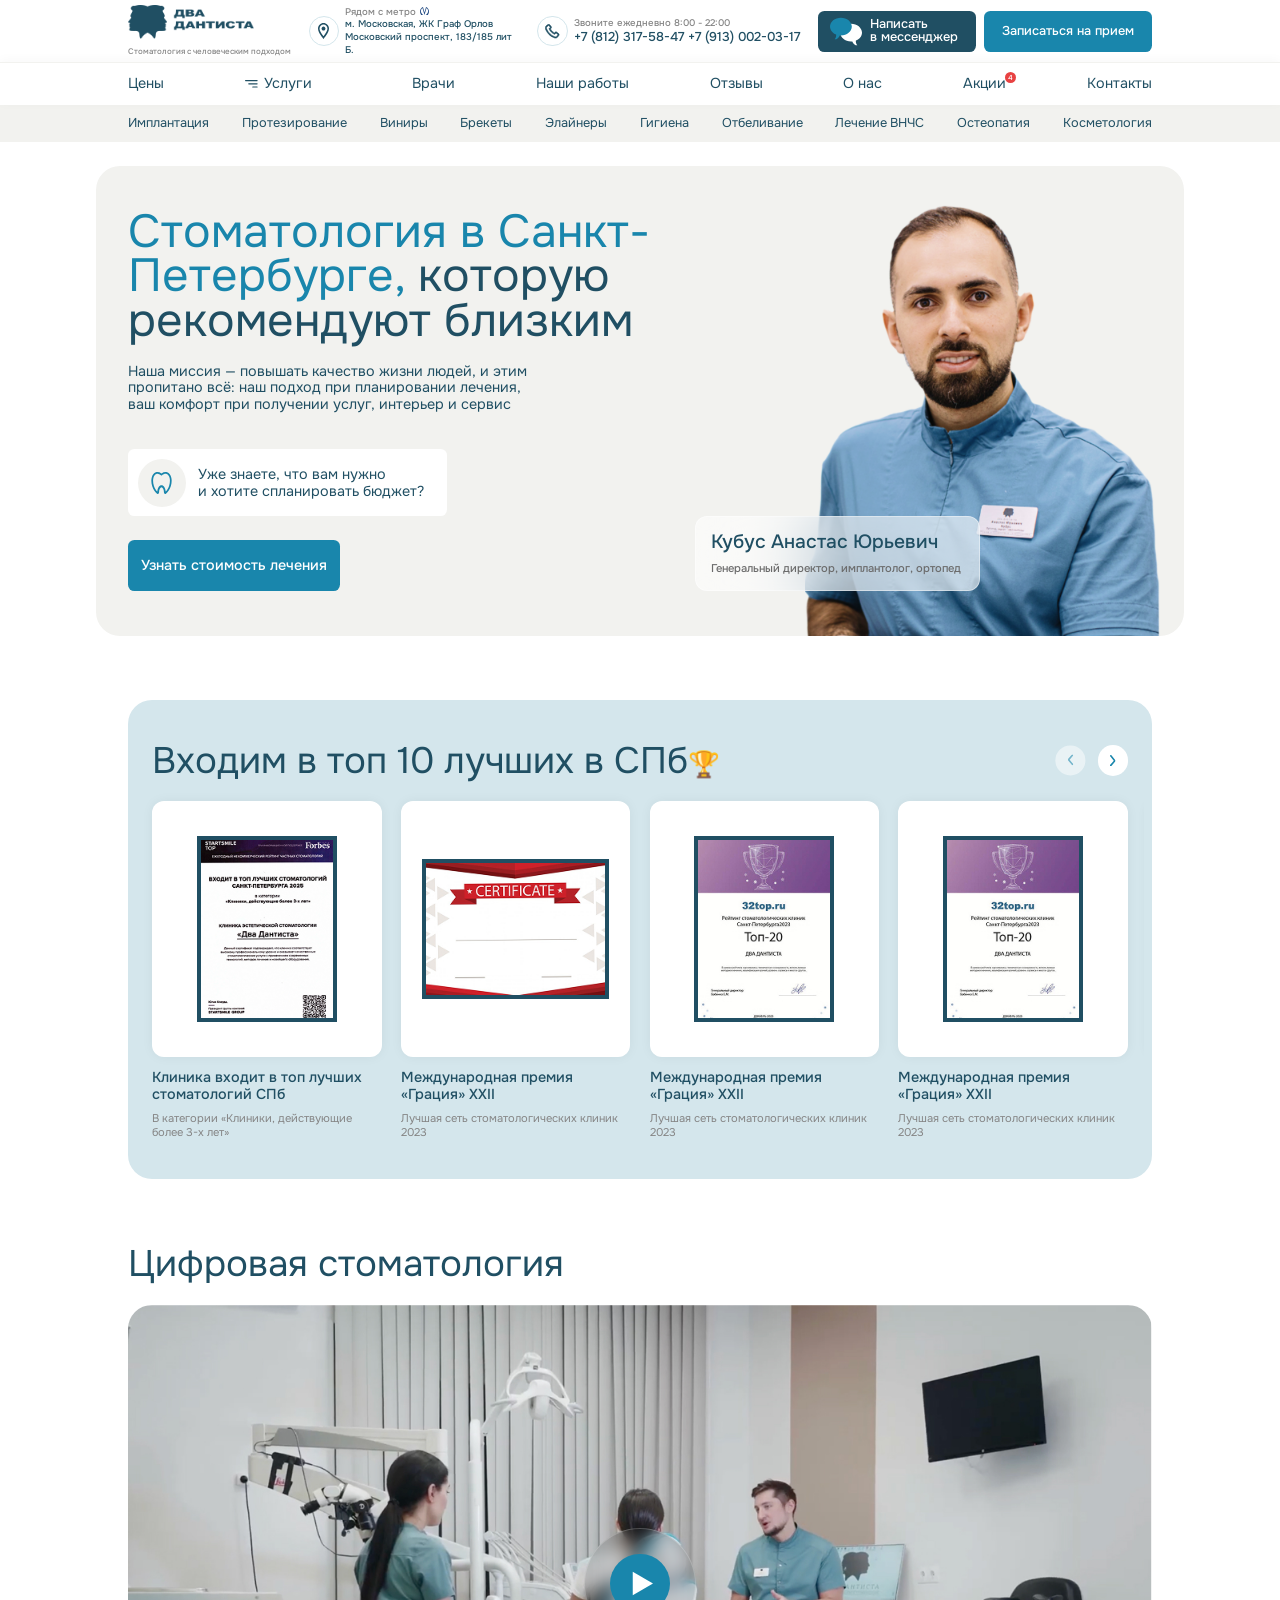
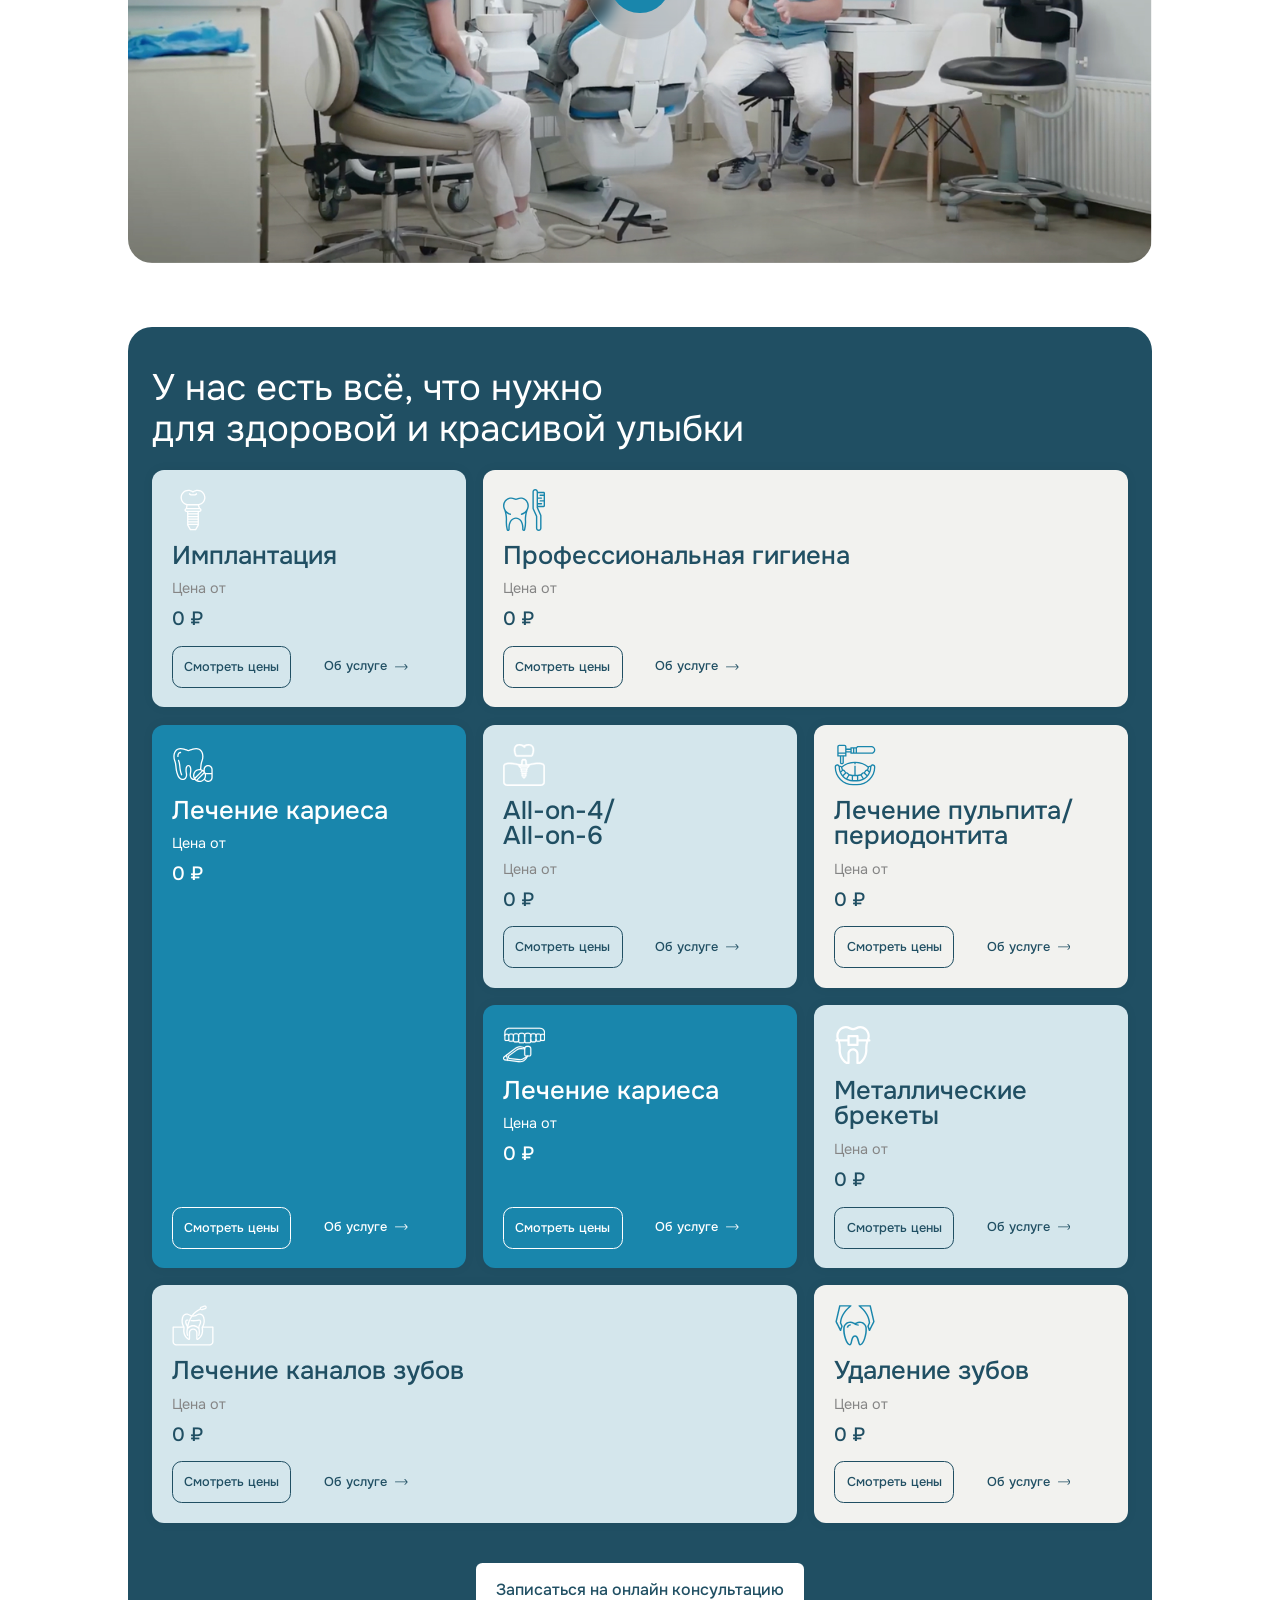
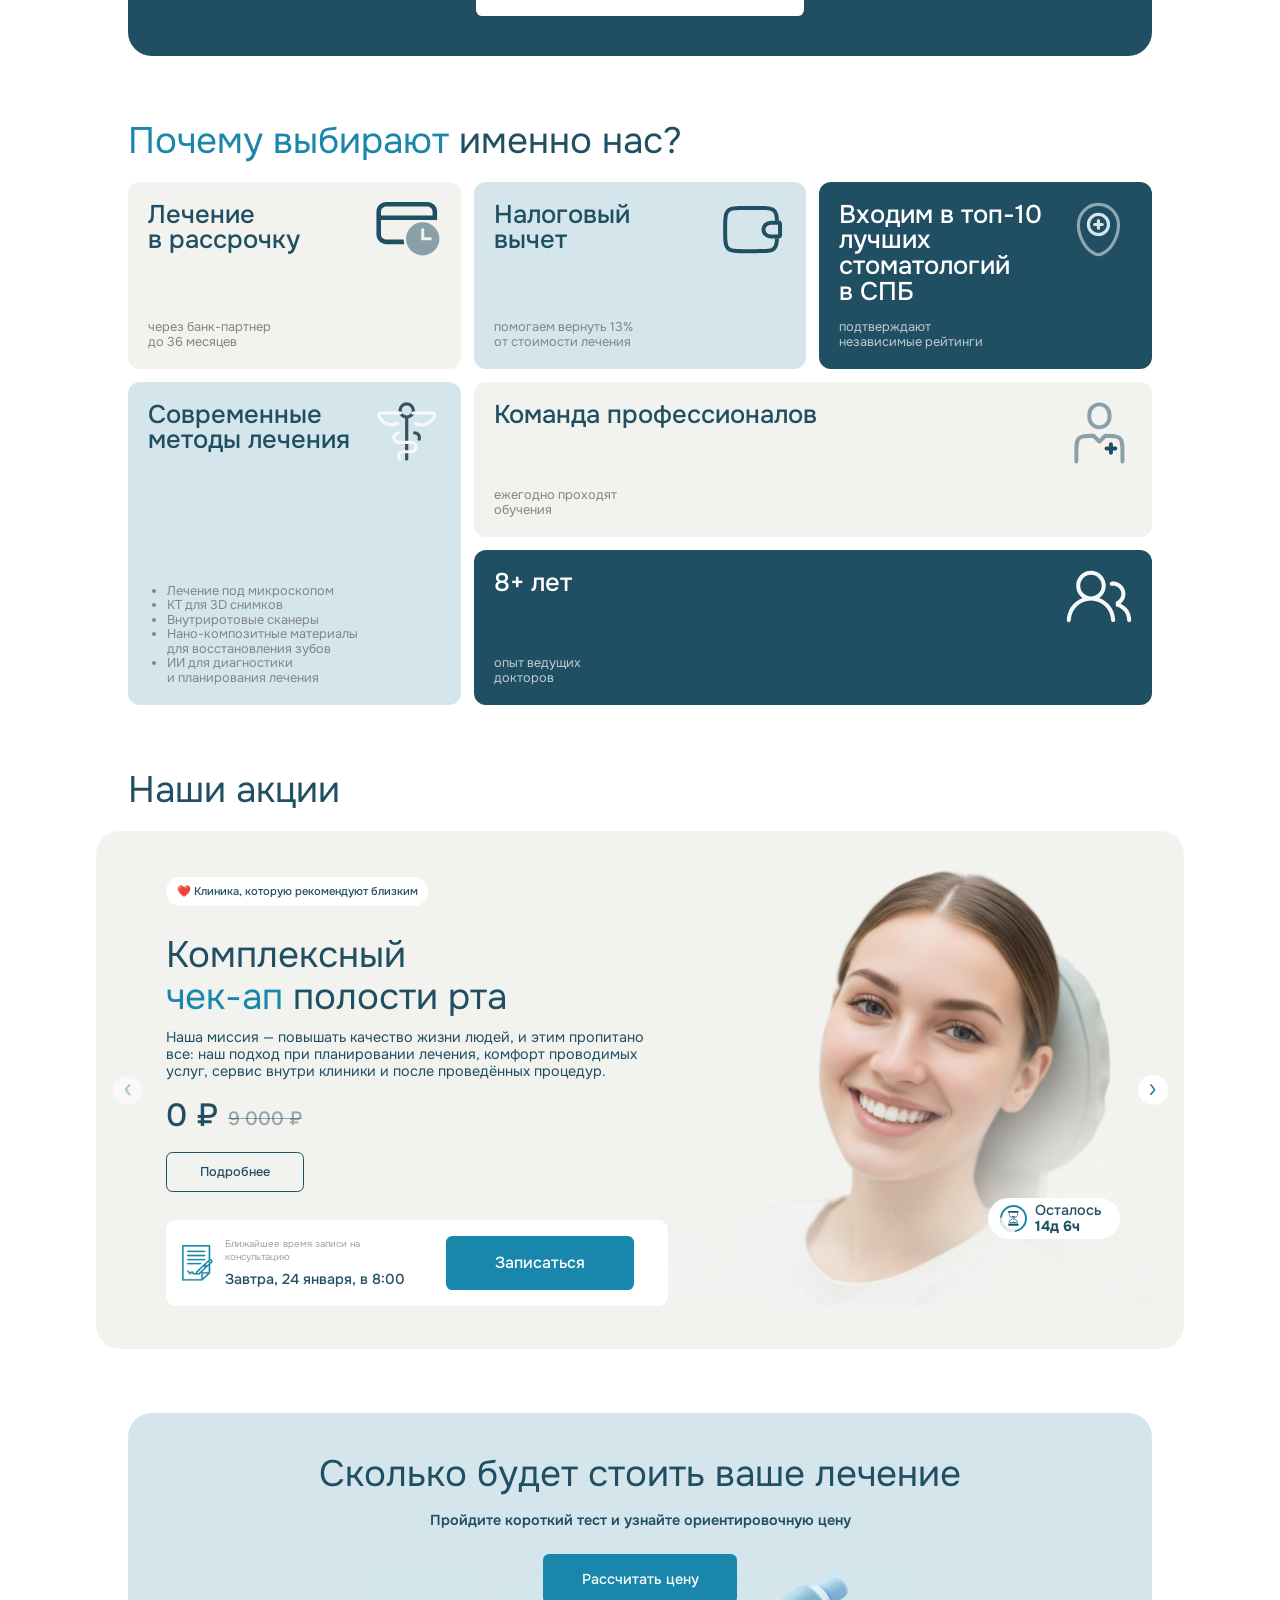
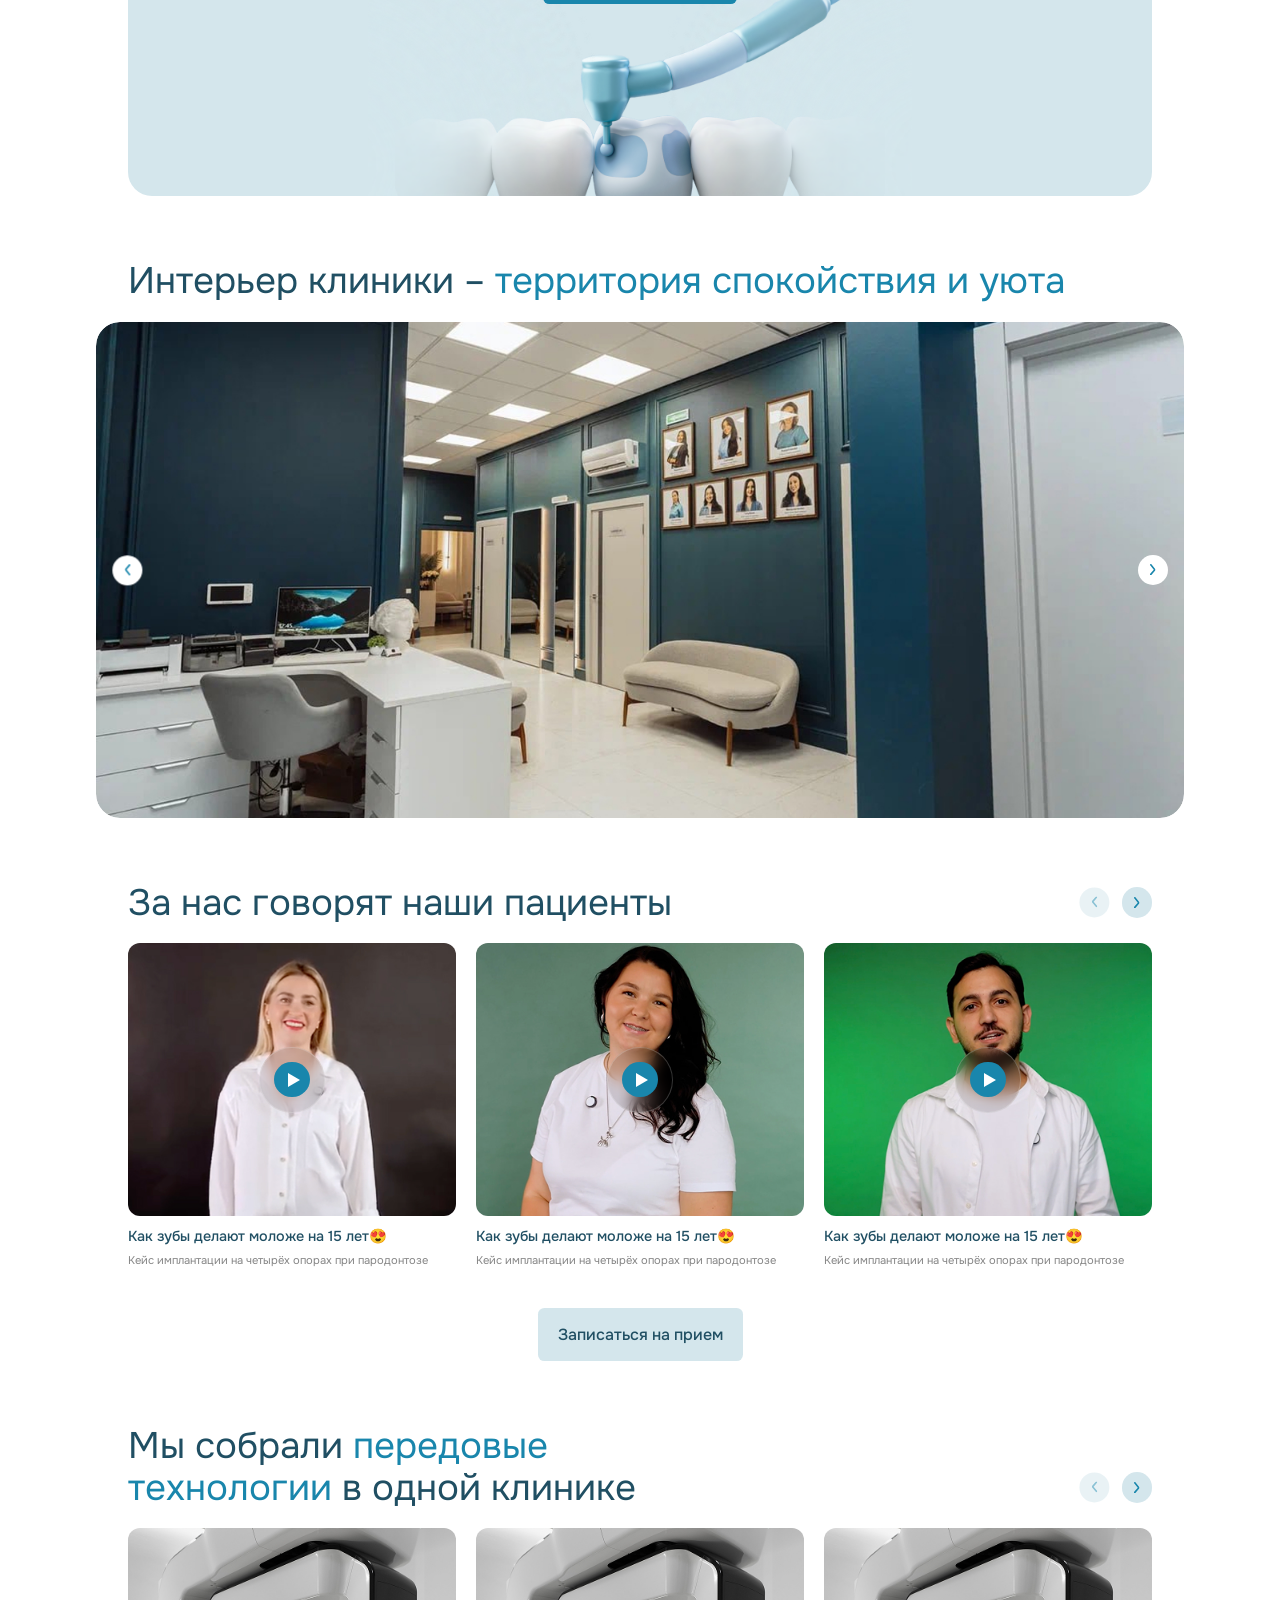
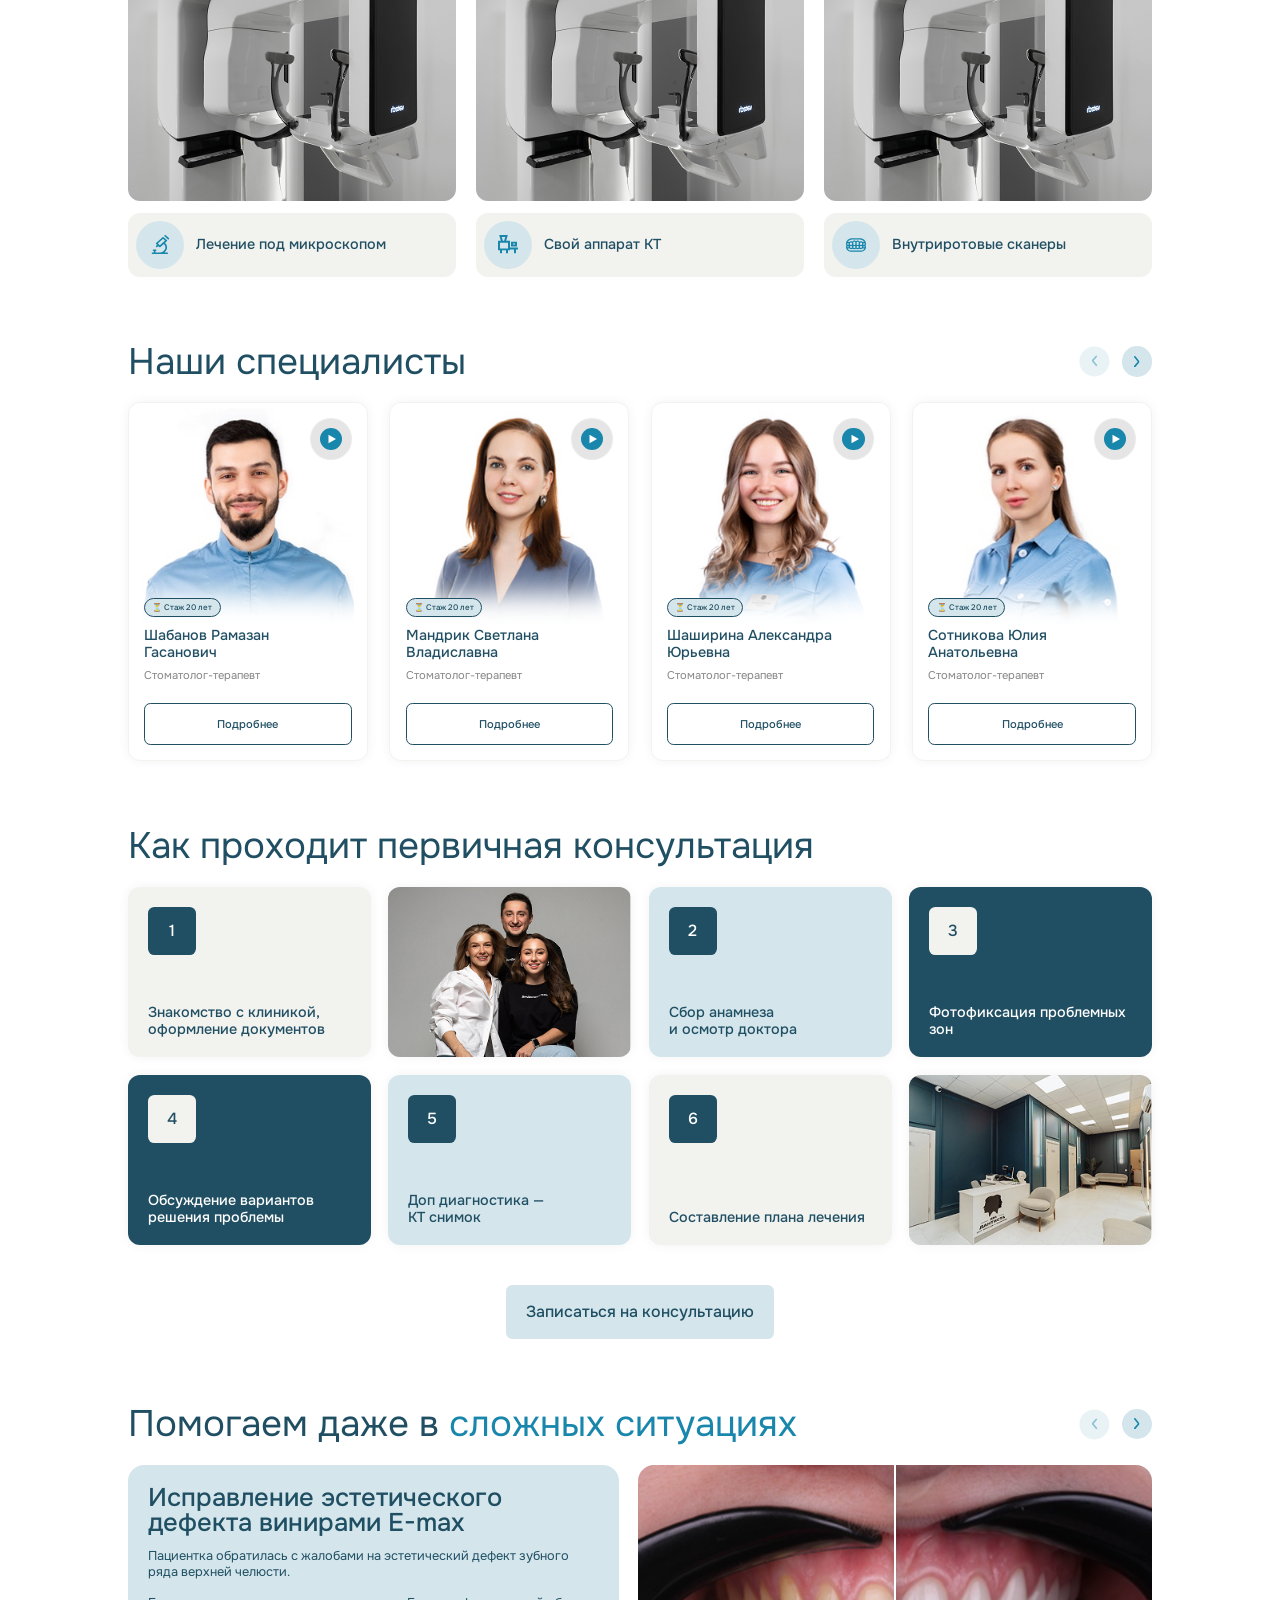
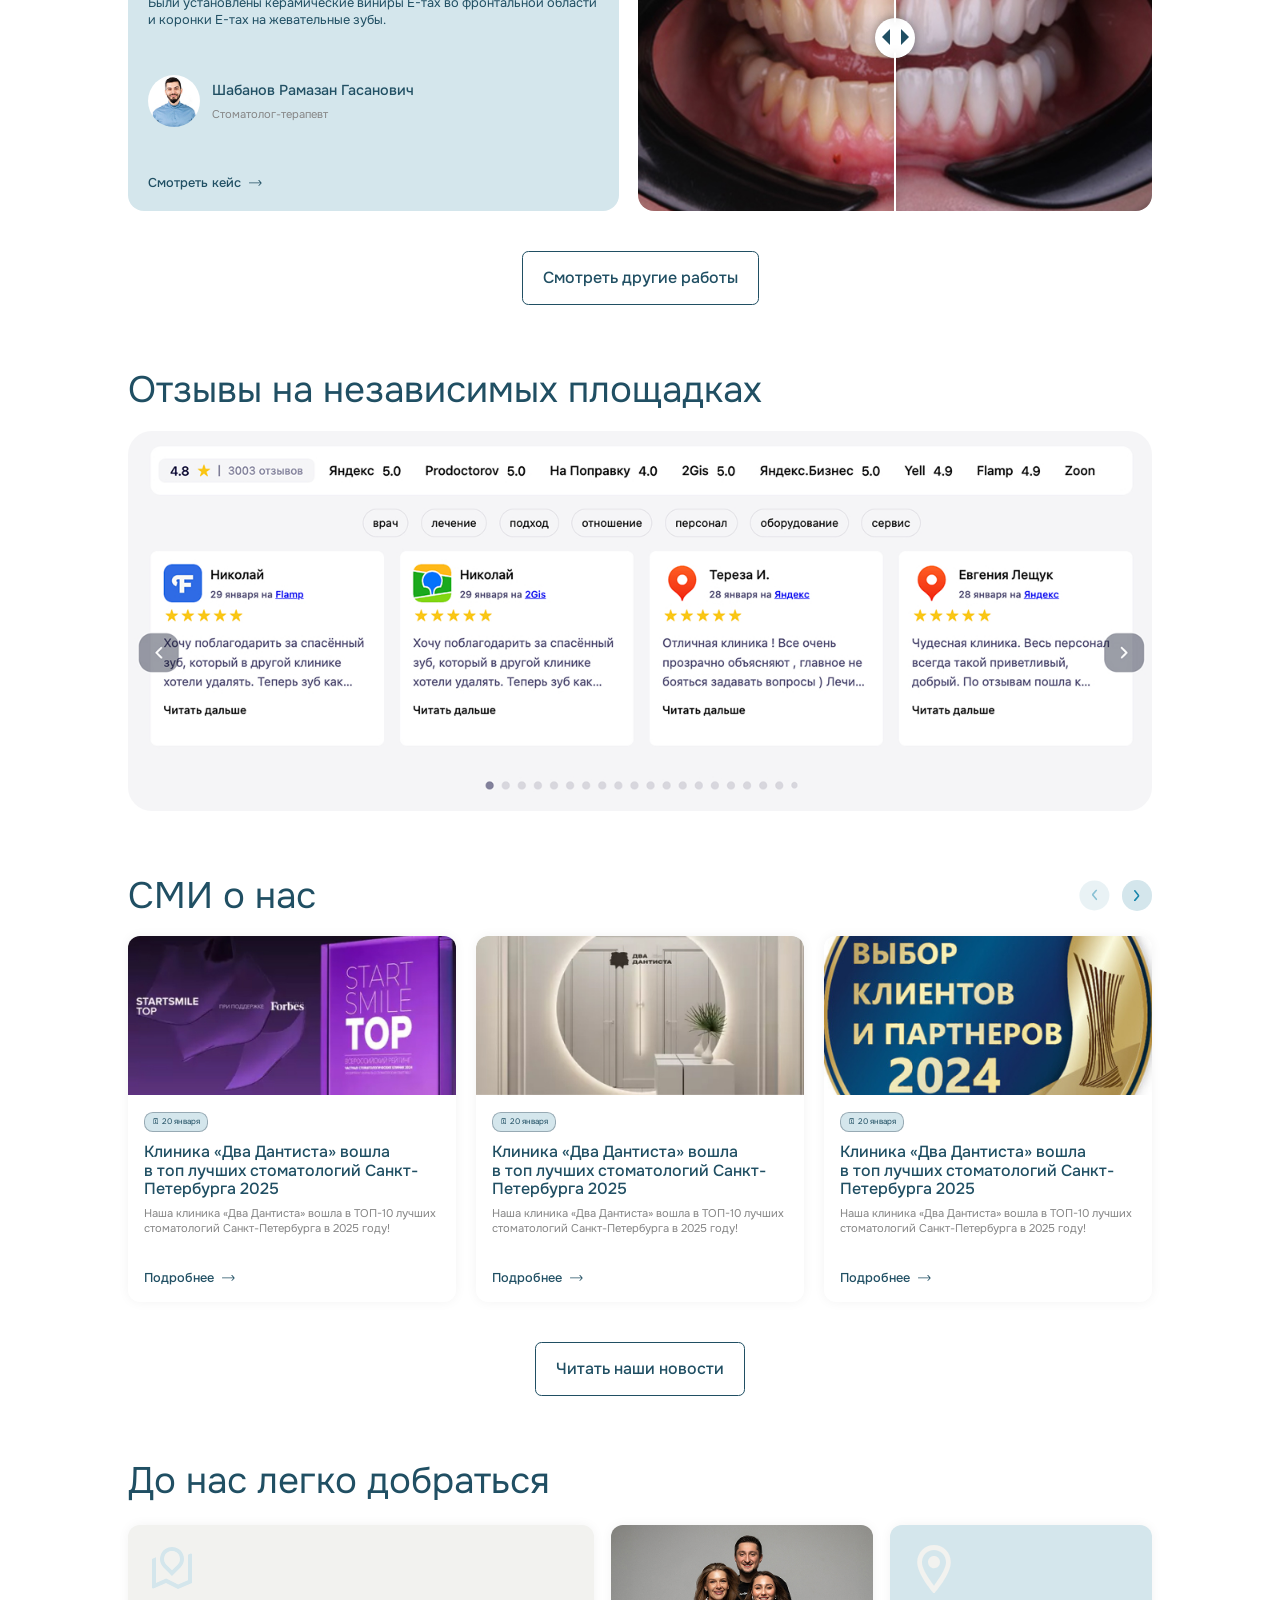
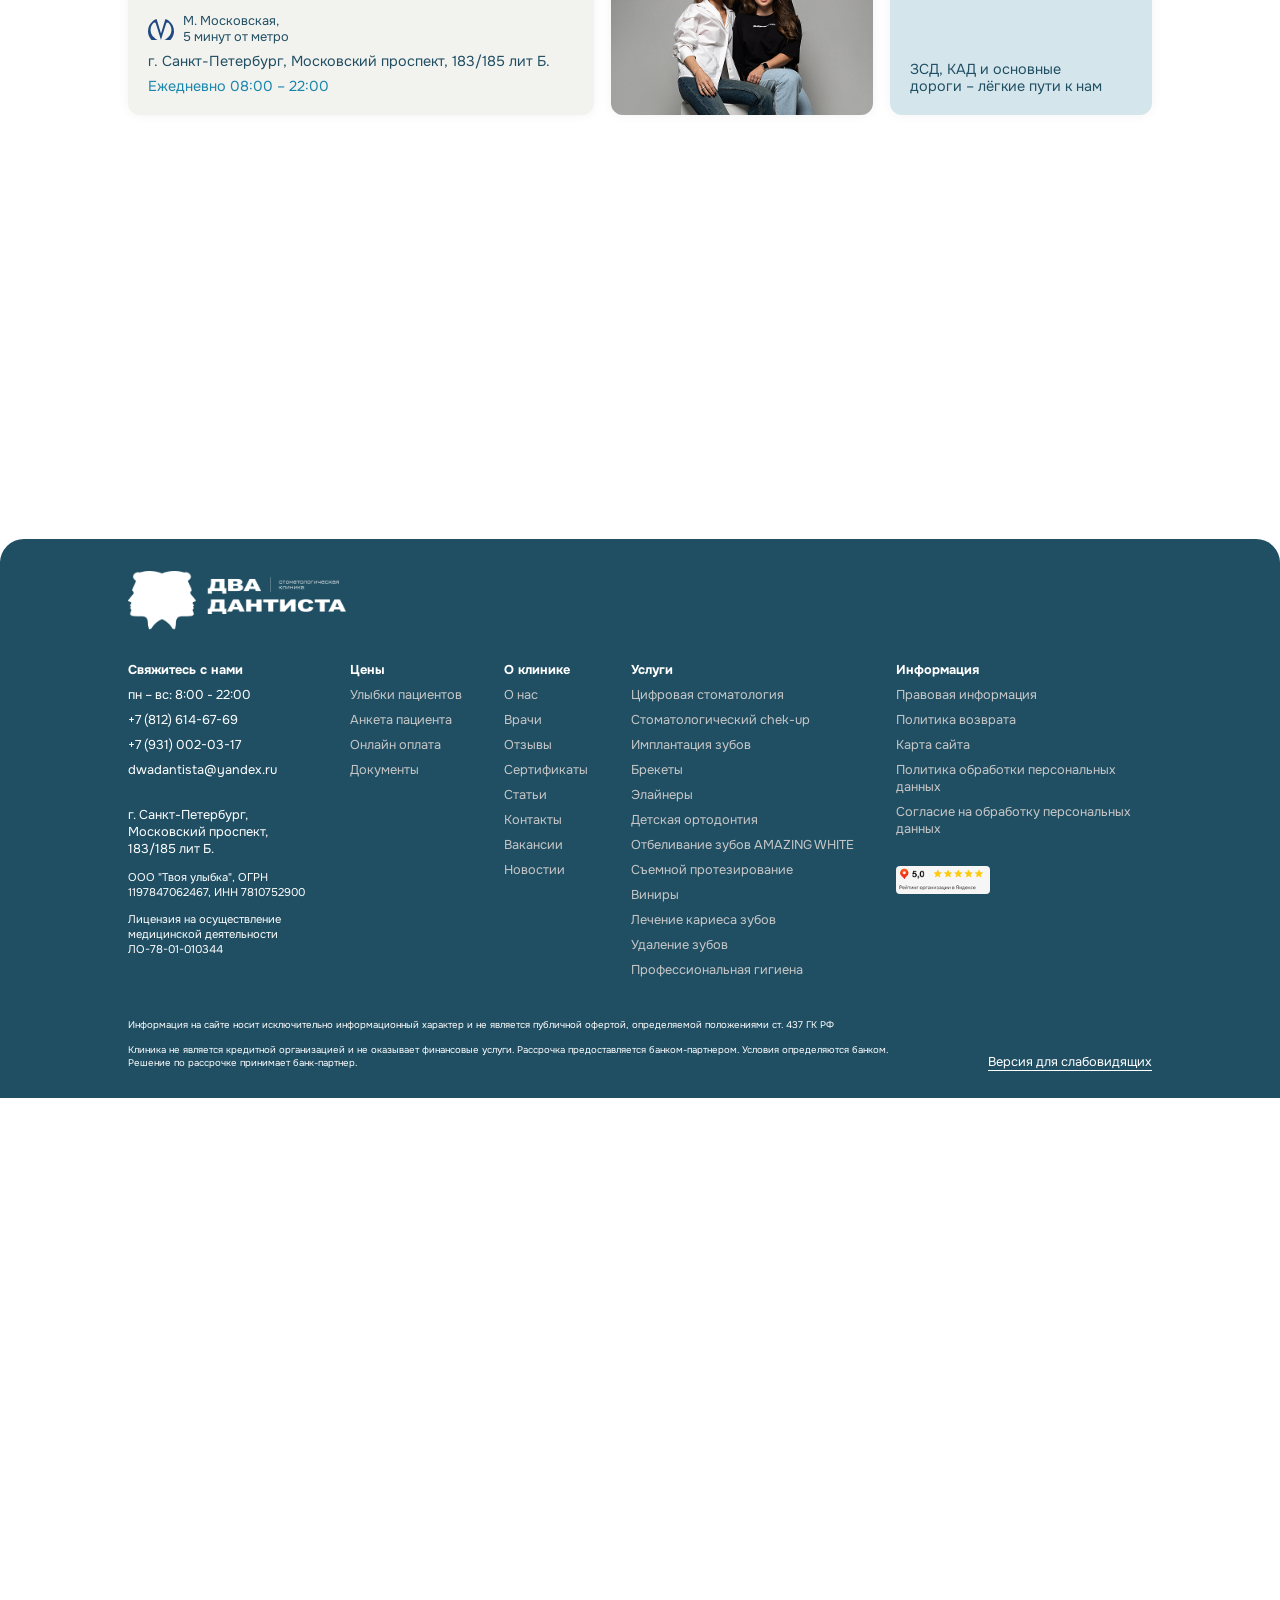
<file: main2.html>
<!DOCTYPE html>
<html lang="ru">
	<head>
		<meta http-equiv="Content-Type" content="text/html; charset=utf-8">
		<!-- Переключение IE в последнию версию, на случай если в настройках пользователя стоит меньшая -->
		<meta http-equiv="X-UA-Compatible" content="IE=edge">

		<!-- Адаптирование страницы для мобильных устройств -->
		<meta name="viewport" content="width=device-width, initial-scale=1, maximum-scale=1">

		<!-- Запрет распознования номера телефона -->
		<meta name="format-detection" content="telephone=no">
		<meta name="SKYPE_TOOLBAR" content ="SKYPE_TOOLBAR_PARSER_COMPATIBLE">

		<!-- Заголовок страницы -->
		<title>Два Дантиста</title>

		<!-- Данное значение часто используют(использовали) поисковые системы -->
		<meta name="description" content="">
		<meta name="keywords" content="">

		<!-- Традиционная иконка сайта, размер 16x16, прозрачность поддерживается. Рекомендуемый формат: .ico или .png -->
		<link rel="shortcut icon" href="favicon.ico">

		<meta name="theme-color" content="#ffffff">

		<link rel="preconnect" href="https://fonts.googleapis.com">
		<link rel="preconnect" href="https://fonts.gstatic.com" crossorigin>
		<link href="https://fonts.googleapis.com/css2?family=Onest:wght@100..900&display=swap" rel="stylesheet">

		<!-- Подключение файлов стилей -->
		<link rel="stylesheet" href="css/swiper-bundle.min.css">
		<link rel="stylesheet" href="css/fancybox.css">
		<link rel="stylesheet" href="css/twentytwenty.css">
		<link rel="stylesheet" href="css/air-datepicker.css">
		<link rel="stylesheet" href="css/styles.css">

		<link rel="stylesheet" href="css/response_1299.css" media="(max-width: 1319px)">
		<link rel="stylesheet" href="css/response_1199.css" media="(max-width: 1199px)">
		<link rel="stylesheet" href="css/response_1023.css" media="(max-width: 1023px)">
		<link rel="stylesheet" href="css/response_767.css" media="(max-width: 767px)">
		<link rel="stylesheet" href="css/response_479.css" media="(max-width: 479px)">
	</head>
	<body>
		<div class="wrap">
			<div class="main">
				<!-- Шапка -->
				<header class="header">
					<div class="header__mob">
						<div class="header__mob-top">
							<div class="cont _flex">
								<div class="header__contacts">
									<div class="header__contacts-metro">
										М. Московская, 5 минут от метро
									</div>
									<div class="header__contacts-adres">
										Московский пр-т, 183/185 лит Б.
									</div>
									<div class="header__contacts-time">
										Ежедневно 08:00 – 22:00
									</div>
								</div>

								<button data-content="#modal-write" class="header__write modal-btn">
									<span class="header__write-icon">
										<img data-src="images/write.svg" src="images/img_plug.png" alt="" class="lazyload">
									</span>
									<span class="header__write-text">Написать в&nbsp;мессенджер</span>
								</button>
							</div>
						</div>
					</div>
					<div class="header__topwrap">
						<div class="header__top">
							<div class="cont _flex">
								<div class="header__logo">
									<a href="/" class="header__logo-link">
										<img src="images/logo.png" alt="">
									</a>
									
									<div class="header__logo-slogan">Стоматология с человеческим подходом</div>
								</div>

								<div class="header__adres _flex">
									<div class="header__adres-icon">
										<img data-src="images/marker.svg" src="images/img_plug.png" alt="" class="lazyload">
									</div>
									<div class="header__adres-box">
										<div class="header__adres-title _flex"><span>Рядом с метро</span> <img src="images/metro.svg" alt=""></div>

										<div class="header__adres-text">м. Московская, ЖК Граф Орлов Московский проспект, 183/185 лит Б.</div>
									</div>
								</div>

								<div class="header__contact _flex">
									<div class="header__contact-icon">
										<img data-src="images/tel.svg" src="images/img_plug.png" alt="" class="lazyload">
									</div>
									<div class="header__contact-box">
										<div class="header__contact-title _flex">Звоните ежедневно 8:00 - 22:00</div>

										<div class="header__contact-text">
											<a href="tel:+78123175847">+7 (812) 317-58-47</a> <a href="tel:+79130020317">+7 (913) 002-03-17</a>
										</div>
									</div>
								</div>

								<div class="header__btns _flex">
									<button data-content="#modal-write" class="header__write modal-btn">
										<span class="header__write-icon">
											<img data-src="images/write.svg" src="images/img_plug.png" alt="" class="lazyload">
										</span>
										<span class="header__write-text">Написать в&nbsp;мессенджер</span>
									</button>
									<button data-content="#modal-request" class="header__request modal-btn">Записаться на прием</button>
								</div>

								<a href="tel:+78123175847" class="mob-phone"></a>

								<button type="button" class="mob-menu-btn">
									<span></span>
									<span></span>
									<span></span>
								</button>
							</div>
						</div>
					</div>
					<div class="header__info">
						<div class="cont">
							<nav class="header-menu _flex">
								<div class="header-menu__item">
									<a href="/" class="header-menu__link">Цены</a>
								</div>
								<div class="header-menu__item">
									<a href="/" class="header-menu__link _sub">
										<span class="header-menu__link-span">
											<svg class="header-menu__link-burger">
												<use xlink:href="images/sprite.svg#burger1"></use>
											</svg>
											<span>Услуги</span>
										</span>
									</a>

									<div class="submenu">
										<div class="cont">
											<div class="submenu__wrap">
												<button class="submenu__close">
													<svg>
														<use xlink:href="images/sprite.svg#close"></use>
													</svg>
												</button>
												<div class="submenu__items">
													<div class="submenu__item _active-pc">
														<a href="/" class="submenu__link _sub">Имплантация</a>

														<div class="submenu__list">
															<div class="submenu__list-title">Имплантация зубов</div>
															<div class="submenu__list-flex _flex">
																<div class="header-submenu _flex">
																	<div class="header-submenu__col">
																		<div class="header-submenu__title">
																			<a href="/">Имплант под ключ с коронкой</a>
																		</div>

																		<div class="header-submenu__sector">
																			<div class="header-submenu__subtitle">
																				<a href="/">ВИДЫ ИМПЛАНТАЦИИ</a>
																			</div>

																			<div class="header-submenu__items">
																				<div class="header-submenu__item">
																					<a href="/" class="header-submenu__link">Одномоментная имплантация</a>
																				</div>
																				<div class="header-submenu__item">
																					<a href="/" class="header-submenu__link">Одноэтапная имплантация</a>
																				</div>
																				<div class="header-submenu__item">
																					<a href="/" class="header-submenu__link">Двухэтапная имплантация</a>
																				</div>
																				<div class="header-submenu__item">
																					<a href="/" class="header-submenu__link">Имплантация без костной пластинки</a>
																				</div>
																				<div class="header-submenu__item">
																					<a href="/" class="header-submenu__link">Скуловая имплантация</a>
																				</div>
																				<div class="header-submenu__item">
																					<a href="/" class="header-submenu__link">Трансназальная имплантация</a>
																				</div>
																				<div class="header-submenu__item">
																					<a href="/" class="header-submenu__link">При неправильном прикусе</a>
																				</div>
																				<div class="header-submenu__item">
																					<a href="/" class="header-submenu__link">Бережная имплантация</a>
																				</div>
																				<div class="header-submenu__item">
																					<a href="/" class="header-submenu__link">Пересадка зуба мудрости</a>
																				</div>
																			</div>
																		</div>
																	</div>
																	<div class="header-submenu__col">
																		<div class="header-submenu__title">
																			<a href="/">Имплантация в рассрочку🔥</a>
																		</div>

																		<div class="header-submenu__sector">
																			<div class="header-submenu__subtitle">
																				<a href="/">ПРИ НЕДОСТАТКИ КОСТИ ИЛИ ДЕСНЫ</a>
																			</div>

																			<div class="header-submenu__items">
																				<div class="header-submenu__item">
																					<a href="/" class="header-submenu__link">Костная пластинка</a>
																				</div>
																				<div class="header-submenu__item">
																					<a href="/" class="header-submenu__link">Синус-лифтинг</a>
																				</div>
																				<div class="header-submenu__item">
																					<a href="/" class="header-submenu__link">Наращивание десны</a>
																				</div>
																			</div>
																		</div>

																		<div class="header-submenu__sector">
																			<div class="header-submenu__subtitle">
																				<a href="/">ИМПЛАНТАЦИЯ ВО СНЕ</a>
																			</div>

																			<div class="header-submenu__items">
																				<div class="header-submenu__item">
																					<a href="/" class="header-submenu__link">Имплантация зубов под наркозом</a>
																				</div>
																				<div class="header-submenu__item">
																					<a href="/" class="header-submenu__link">Имплантация зубов под седацией</a>
																				</div>
																			</div>
																		</div>
																	</div>
																</div>

																<div class="header-product">
																	<div class="header-product__name">
																		<a href="/">Имплантация зубов Osstem</a>
																	</div>

																	<div class="header-product__desc">Наша миссия — повышать качество жизни людей, и этим пропитано все.</div>

																	<div class="header-product__prices _flex">
																		<div class="header-product__price">0 ₽</div>
																		<div class="header-product__oldprice">9 000 ₽</div>
																	</div>

																	<a href="/" class="header-product__thumb">
																		<img data-src="images/tmp/product1.png" src="images/img_plug.png" alt="" class="lazyload">
																	</a>

																	<a href="/" class="btn-blue btn-blue_h">Подробнее</a>
																</div>
															</div>
														</div>
													</div>
													<div class="submenu__item">
														<a href="/" class="submenu__link _sub">Протезирование</a>

														<div class="submenu__list">
															<div class="submenu__list-title">Протезирование зубов</div>
															<div class="submenu__list-flex _flex">
																<div class="header-submenu _flex">
																	<div class="header-submenu__col">
																		<div class="header-submenu__title">
																			<a href="/">Имплант под ключ с коронкой</a>
																		</div>

																		<div class="header-submenu__sector">
																			<div class="header-submenu__subtitle">
																				<a href="/">ВИДЫ ИМПЛАНТАЦИИ</a>
																			</div>

																			<div class="header-submenu__items">
																				<div class="header-submenu__item">
																					<a href="/" class="header-submenu__link">Одномоментная имплантация</a>
																				</div>
																				<div class="header-submenu__item">
																					<a href="/" class="header-submenu__link">Одноэтапная имплантация</a>
																				</div>
																				<div class="header-submenu__item">
																					<a href="/" class="header-submenu__link">Двухэтапная имплантация</a>
																				</div>
																				<div class="header-submenu__item">
																					<a href="/" class="header-submenu__link">Имплантация без костной пластинки</a>
																				</div>
																				<div class="header-submenu__item">
																					<a href="/" class="header-submenu__link">Скуловая имплантация</a>
																				</div>
																				<div class="header-submenu__item">
																					<a href="/" class="header-submenu__link">Трансназальная имплантация</a>
																				</div>
																				<div class="header-submenu__item">
																					<a href="/" class="header-submenu__link">При неправильном прикусе</a>
																				</div>
																				<div class="header-submenu__item">
																					<a href="/" class="header-submenu__link">Бережная имплантация</a>
																				</div>
																				<div class="header-submenu__item">
																					<a href="/" class="header-submenu__link">Пересадка зуба мудрости</a>
																				</div>
																			</div>
																		</div>
																	</div>
																	<div class="header-submenu__col">
																		<div class="header-submenu__title">
																			<a href="/">Имплантация в рассрочку🔥</a>
																		</div>

																		<div class="header-submenu__sector">
																			<div class="header-submenu__subtitle">
																				<a href="/">ПРИ НЕДОСТАТКИ КОСТИ ИЛИ ДЕСНЫ</a>
																			</div>

																			<div class="header-submenu__items">
																				<div class="header-submenu__item">
																					<a href="/" class="header-submenu__link">Костная пластинка</a>
																				</div>
																				<div class="header-submenu__item">
																					<a href="/" class="header-submenu__link">Синус-лифтинг</a>
																				</div>
																				<div class="header-submenu__item">
																					<a href="/" class="header-submenu__link">Наращивание десны</a>
																				</div>
																			</div>
																		</div>

																		<div class="header-submenu__sector">
																			<div class="header-submenu__subtitle">
																				<a href="/">ИМПЛАНТАЦИЯ ВО СНЕ</a>
																			</div>

																			<div class="header-submenu__items">
																				<div class="header-submenu__item">
																					<a href="/" class="header-submenu__link">Имплантация зубов под наркозом</a>
																				</div>
																				<div class="header-submenu__item">
																					<a href="/" class="header-submenu__link">Имплантация зубов под седацией</a>
																				</div>
																			</div>
																		</div>
																	</div>
																</div>

																<div class="header-product">
																	<div class="header-product__name">
																		<a href="/">Имплантация зубов Osstem</a>
																	</div>

																	<div class="header-product__desc">Наша миссия — повышать качество жизни людей, и этим пропитано все.</div>

																	<div class="header-product__prices _flex">
																		<div class="header-product__price">0 ₽</div>
																		<div class="header-product__oldprice">9 000 ₽</div>
																	</div>

																	<a href="/" class="header-product__thumb">
																		<img data-src="images/tmp/product1.png" src="images/img_plug.png" alt="" class="lazyload">
																	</a>

																	<a href="/" class="btn-blue btn-blue_h">Подробнее</a>
																</div>
															</div>
														</div>
													</div>
													<div class="submenu__item">
														<a href="/" class="submenu__link _sub">Виниры</a>

														<div class="submenu__list">
															<div class="submenu__list-title">Виниры</div>
															<div class="submenu__list-flex _flex">
																<div class="header-submenu _flex">
																	<div class="header-submenu__col">
																		<div class="header-submenu__title">
																			<a href="/">Имплант под ключ с коронкой</a>
																		</div>

																		<div class="header-submenu__sector">
																			<div class="header-submenu__subtitle">
																				<a href="/">ВИДЫ ИМПЛАНТАЦИИ</a>
																			</div>

																			<div class="header-submenu__items">
																				<div class="header-submenu__item">
																					<a href="/" class="header-submenu__link">Одномоментная имплантация</a>
																				</div>
																				<div class="header-submenu__item">
																					<a href="/" class="header-submenu__link">Одноэтапная имплантация</a>
																				</div>
																				<div class="header-submenu__item">
																					<a href="/" class="header-submenu__link">Двухэтапная имплантация</a>
																				</div>
																				<div class="header-submenu__item">
																					<a href="/" class="header-submenu__link">Имплантация без костной пластинки</a>
																				</div>
																				<div class="header-submenu__item">
																					<a href="/" class="header-submenu__link">Скуловая имплантация</a>
																				</div>
																				<div class="header-submenu__item">
																					<a href="/" class="header-submenu__link">Трансназальная имплантация</a>
																				</div>
																				<div class="header-submenu__item">
																					<a href="/" class="header-submenu__link">При неправильном прикусе</a>
																				</div>
																				<div class="header-submenu__item">
																					<a href="/" class="header-submenu__link">Бережная имплантация</a>
																				</div>
																				<div class="header-submenu__item">
																					<a href="/" class="header-submenu__link">Пересадка зуба мудрости</a>
																				</div>
																			</div>
																		</div>
																	</div>
																	<div class="header-submenu__col">
																		<div class="header-submenu__title">
																			<a href="/">Имплантация в рассрочку🔥</a>
																		</div>

																		<div class="header-submenu__sector">
																			<div class="header-submenu__subtitle">
																				<a href="/">ПРИ НЕДОСТАТКИ КОСТИ ИЛИ ДЕСНЫ</a>
																			</div>

																			<div class="header-submenu__items">
																				<div class="header-submenu__item">
																					<a href="/" class="header-submenu__link">Костная пластинка</a>
																				</div>
																				<div class="header-submenu__item">
																					<a href="/" class="header-submenu__link">Синус-лифтинг</a>
																				</div>
																				<div class="header-submenu__item">
																					<a href="/" class="header-submenu__link">Наращивание десны</a>
																				</div>
																			</div>
																		</div>

																		<div class="header-submenu__sector">
																			<div class="header-submenu__subtitle">
																				<a href="/">ИМПЛАНТАЦИЯ ВО СНЕ</a>
																			</div>

																			<div class="header-submenu__items">
																				<div class="header-submenu__item">
																					<a href="/" class="header-submenu__link">Имплантация зубов под наркозом</a>
																				</div>
																				<div class="header-submenu__item">
																					<a href="/" class="header-submenu__link">Имплантация зубов под седацией</a>
																				</div>
																			</div>
																		</div>
																	</div>
																</div>

																<div class="header-product">
																	<div class="header-product__name">
																		<a href="/">Имплантация зубов Osstem</a>
																	</div>

																	<div class="header-product__desc">Наша миссия — повышать качество жизни людей, и этим пропитано все.</div>

																	<div class="header-product__prices _flex">
																		<div class="header-product__price">0 ₽</div>
																		<div class="header-product__oldprice">9 000 ₽</div>
																	</div>

																	<a href="/" class="header-product__thumb">
																		<img data-src="images/tmp/product1.png" src="images/img_plug.png" alt="" class="lazyload">
																	</a>

																	<a href="/" class="btn-blue btn-blue_h">Подробнее</a>
																</div>
															</div>
														</div>
													</div>
													<div class="submenu__item">
														<a href="/" class="submenu__link _sub">Брекеты</a>
													</div>
													<div class="submenu__item">
														<a href="/" class="submenu__link _sub">Элайнеры</a>
													</div>
													<div class="submenu__item">
														<a href="/" class="submenu__link _sub">Гигиена</a>
													</div>
													<div class="submenu__item">
														<a href="/" class="submenu__link _sub">Отбеливание</a>
													</div>
													<div class="submenu__item">
														<a href="/" class="submenu__link _sub">Лечение ВНЧС</a>
													</div>
													<div class="submenu__item">
														<a href="/" class="submenu__link _sub">Остеопатия</a>
													</div>
													<div class="submenu__item">
														<a href="/" class="submenu__link _sub">Косметология</a>
													</div>
												</div>
											</div>
										</div>
									</div>
								</div>
								<div class="header-menu__item">
									<a href="/" class="header-menu__link _sub">
										<span class="header-menu__link-span">Врачи</span>
									</a>

									<div class="submenu">
										<div class="cont">
											<div class="submenu__wrap">
												<button class="submenu__close">
													<svg>
														<use xlink:href="images/sprite.svg#close"></use>
													</svg>
												</button>
												<div class="submenu__items">
													<div class="submenu__item _active-pc">
														<a href="/" class="submenu__link _sub">Имплантация</a>

														<div class="submenu__list">
															<div class="submenu__list-title">Имплантация зубов</div>
															<div class="submenu__list-flex _flex">
																<div class="header-submenu _flex">
																	<div class="header-submenu__col">
																		<div class="header-submenu__title">
																			<a href="/">Имплант под ключ с коронкой</a>
																		</div>

																		<div class="header-submenu__sector">
																			<div class="header-submenu__subtitle">
																				<a href="/">ВИДЫ ИМПЛАНТАЦИИ</a>
																			</div>

																			<div class="header-submenu__items">
																				<div class="header-submenu__item">
																					<a href="/" class="header-submenu__link">Одномоментная имплантация</a>
																				</div>
																				<div class="header-submenu__item">
																					<a href="/" class="header-submenu__link">Одноэтапная имплантация</a>
																				</div>
																				<div class="header-submenu__item">
																					<a href="/" class="header-submenu__link">Двухэтапная имплантация</a>
																				</div>
																				<div class="header-submenu__item">
																					<a href="/" class="header-submenu__link">Имплантация без костной пластинки</a>
																				</div>
																				<div class="header-submenu__item">
																					<a href="/" class="header-submenu__link">Скуловая имплантация</a>
																				</div>
																				<div class="header-submenu__item">
																					<a href="/" class="header-submenu__link">Трансназальная имплантация</a>
																				</div>
																				<div class="header-submenu__item">
																					<a href="/" class="header-submenu__link">При неправильном прикусе</a>
																				</div>
																				<div class="header-submenu__item">
																					<a href="/" class="header-submenu__link">Бережная имплантация</a>
																				</div>
																				<div class="header-submenu__item">
																					<a href="/" class="header-submenu__link">Пересадка зуба мудрости</a>
																				</div>
																			</div>
																		</div>
																	</div>
																	<div class="header-submenu__col">
																		<div class="header-submenu__title">
																			<a href="/">Имплантация в рассрочку🔥</a>
																		</div>

																		<div class="header-submenu__sector">
																			<div class="header-submenu__subtitle">
																				<a href="/">ПРИ НЕДОСТАТКИ КОСТИ ИЛИ ДЕСНЫ</a>
																			</div>

																			<div class="header-submenu__items">
																				<div class="header-submenu__item">
																					<a href="/" class="header-submenu__link">Костная пластинка</a>
																				</div>
																				<div class="header-submenu__item">
																					<a href="/" class="header-submenu__link">Синус-лифтинг</a>
																				</div>
																				<div class="header-submenu__item">
																					<a href="/" class="header-submenu__link">Наращивание десны</a>
																				</div>
																			</div>
																		</div>

																		<div class="header-submenu__sector">
																			<div class="header-submenu__subtitle">
																				<a href="/">ИМПЛАНТАЦИЯ ВО СНЕ</a>
																			</div>

																			<div class="header-submenu__items">
																				<div class="header-submenu__item">
																					<a href="/" class="header-submenu__link">Имплантация зубов под наркозом</a>
																				</div>
																				<div class="header-submenu__item">
																					<a href="/" class="header-submenu__link">Имплантация зубов под седацией</a>
																				</div>
																			</div>
																		</div>
																	</div>
																</div>

																<div class="header-product">
																	<div class="header-product__name">
																		<a href="/">Имплантация зубов Osstem</a>
																	</div>

																	<div class="header-product__desc">Наша миссия — повышать качество жизни людей, и этим пропитано все.</div>

																	<div class="header-product__prices _flex">
																		<div class="header-product__price">0 ₽</div>
																		<div class="header-product__oldprice">9 000 ₽</div>
																	</div>

																	<a href="/" class="header-product__thumb">
																		<img data-src="images/tmp/product1.png" src="images/img_plug.png" alt="" class="lazyload">
																	</a>

																	<a href="/" class="btn-blue btn-blue_h">Подробнее</a>
																</div>
															</div>
														</div>
													</div>
													<div class="submenu__item">
														<a href="/" class="submenu__link _sub">Протезирование</a>

														<div class="submenu__list">
															<div class="submenu__list-title">Протезирование зубов</div>
															<div class="submenu__list-flex _flex">
																<div class="header-submenu _flex">
																	<div class="header-submenu__col">
																		<div class="header-submenu__title">
																			<a href="/">Имплант под ключ с коронкой</a>
																		</div>

																		<div class="header-submenu__sector">
																			<div class="header-submenu__subtitle">
																				<a href="/">ВИДЫ ИМПЛАНТАЦИИ</a>
																			</div>

																			<div class="header-submenu__items">
																				<div class="header-submenu__item">
																					<a href="/" class="header-submenu__link">Одномоментная имплантация</a>
																				</div>
																				<div class="header-submenu__item">
																					<a href="/" class="header-submenu__link">Одноэтапная имплантация</a>
																				</div>
																				<div class="header-submenu__item">
																					<a href="/" class="header-submenu__link">Двухэтапная имплантация</a>
																				</div>
																				<div class="header-submenu__item">
																					<a href="/" class="header-submenu__link">Имплантация без костной пластинки</a>
																				</div>
																				<div class="header-submenu__item">
																					<a href="/" class="header-submenu__link">Скуловая имплантация</a>
																				</div>
																				<div class="header-submenu__item">
																					<a href="/" class="header-submenu__link">Трансназальная имплантация</a>
																				</div>
																				<div class="header-submenu__item">
																					<a href="/" class="header-submenu__link">При неправильном прикусе</a>
																				</div>
																				<div class="header-submenu__item">
																					<a href="/" class="header-submenu__link">Бережная имплантация</a>
																				</div>
																				<div class="header-submenu__item">
																					<a href="/" class="header-submenu__link">Пересадка зуба мудрости</a>
																				</div>
																			</div>
																		</div>
																	</div>
																	<div class="header-submenu__col">
																		<div class="header-submenu__title">
																			<a href="/">Имплантация в рассрочку🔥</a>
																		</div>

																		<div class="header-submenu__sector">
																			<div class="header-submenu__subtitle">
																				<a href="/">ПРИ НЕДОСТАТКИ КОСТИ ИЛИ ДЕСНЫ</a>
																			</div>

																			<div class="header-submenu__items">
																				<div class="header-submenu__item">
																					<a href="/" class="header-submenu__link">Костная пластинка</a>
																				</div>
																				<div class="header-submenu__item">
																					<a href="/" class="header-submenu__link">Синус-лифтинг</a>
																				</div>
																				<div class="header-submenu__item">
																					<a href="/" class="header-submenu__link">Наращивание десны</a>
																				</div>
																			</div>
																		</div>

																		<div class="header-submenu__sector">
																			<div class="header-submenu__subtitle">
																				<a href="/">ИМПЛАНТАЦИЯ ВО СНЕ</a>
																			</div>

																			<div class="header-submenu__items">
																				<div class="header-submenu__item">
																					<a href="/" class="header-submenu__link">Имплантация зубов под наркозом</a>
																				</div>
																				<div class="header-submenu__item">
																					<a href="/" class="header-submenu__link">Имплантация зубов под седацией</a>
																				</div>
																			</div>
																		</div>
																	</div>
																</div>

																<div class="header-product">
																	<div class="header-product__name">
																		<a href="/">Имплантация зубов Osstem</a>
																	</div>

																	<div class="header-product__desc">Наша миссия — повышать качество жизни людей, и этим пропитано все.</div>

																	<div class="header-product__prices _flex">
																		<div class="header-product__price">0 ₽</div>
																		<div class="header-product__oldprice">9 000 ₽</div>
																	</div>

																	<a href="/" class="header-product__thumb">
																		<img data-src="images/tmp/product1.png" src="images/img_plug.png" alt="" class="lazyload">
																	</a>

																	<a href="/" class="btn-blue btn-blue_h">Подробнее</a>
																</div>
															</div>
														</div>
													</div>
													<div class="submenu__item">
														<a href="/" class="submenu__link _sub">Виниры</a>

														<div class="submenu__list">
															<div class="submenu__list-title">Виниры</div>
															<div class="submenu__list-flex _flex">
																<div class="header-submenu _flex">
																	<div class="header-submenu__col">
																		<div class="header-submenu__title">
																			<a href="/">Имплант под ключ с коронкой</a>
																		</div>

																		<div class="header-submenu__sector">
																			<div class="header-submenu__subtitle">
																				<a href="/">ВИДЫ ИМПЛАНТАЦИИ</a>
																			</div>

																			<div class="header-submenu__items">
																				<div class="header-submenu__item">
																					<a href="/" class="header-submenu__link">Одномоментная имплантация</a>
																				</div>
																				<div class="header-submenu__item">
																					<a href="/" class="header-submenu__link">Одноэтапная имплантация</a>
																				</div>
																				<div class="header-submenu__item">
																					<a href="/" class="header-submenu__link">Двухэтапная имплантация</a>
																				</div>
																				<div class="header-submenu__item">
																					<a href="/" class="header-submenu__link">Имплантация без костной пластинки</a>
																				</div>
																				<div class="header-submenu__item">
																					<a href="/" class="header-submenu__link">Скуловая имплантация</a>
																				</div>
																				<div class="header-submenu__item">
																					<a href="/" class="header-submenu__link">Трансназальная имплантация</a>
																				</div>
																				<div class="header-submenu__item">
																					<a href="/" class="header-submenu__link">При неправильном прикусе</a>
																				</div>
																				<div class="header-submenu__item">
																					<a href="/" class="header-submenu__link">Бережная имплантация</a>
																				</div>
																				<div class="header-submenu__item">
																					<a href="/" class="header-submenu__link">Пересадка зуба мудрости</a>
																				</div>
																			</div>
																		</div>
																	</div>
																	<div class="header-submenu__col">
																		<div class="header-submenu__title">
																			<a href="/">Имплантация в рассрочку🔥</a>
																		</div>

																		<div class="header-submenu__sector">
																			<div class="header-submenu__subtitle">
																				<a href="/">ПРИ НЕДОСТАТКИ КОСТИ ИЛИ ДЕСНЫ</a>
																			</div>

																			<div class="header-submenu__items">
																				<div class="header-submenu__item">
																					<a href="/" class="header-submenu__link">Костная пластинка</a>
																				</div>
																				<div class="header-submenu__item">
																					<a href="/" class="header-submenu__link">Синус-лифтинг</a>
																				</div>
																				<div class="header-submenu__item">
																					<a href="/" class="header-submenu__link">Наращивание десны</a>
																				</div>
																			</div>
																		</div>

																		<div class="header-submenu__sector">
																			<div class="header-submenu__subtitle">
																				<a href="/">ИМПЛАНТАЦИЯ ВО СНЕ</a>
																			</div>

																			<div class="header-submenu__items">
																				<div class="header-submenu__item">
																					<a href="/" class="header-submenu__link">Имплантация зубов под наркозом</a>
																				</div>
																				<div class="header-submenu__item">
																					<a href="/" class="header-submenu__link">Имплантация зубов под седацией</a>
																				</div>
																			</div>
																		</div>
																	</div>
																</div>

																<div class="header-product">
																	<div class="header-product__name">
																		<a href="/">Имплантация зубов Osstem</a>
																	</div>

																	<div class="header-product__desc">Наша миссия — повышать качество жизни людей, и этим пропитано все.</div>

																	<div class="header-product__prices _flex">
																		<div class="header-product__price">0 ₽</div>
																		<div class="header-product__oldprice">9 000 ₽</div>
																	</div>

																	<a href="/" class="header-product__thumb">
																		<img data-src="images/tmp/product1.png" src="images/img_plug.png" alt="" class="lazyload">
																	</a>

																	<a href="/" class="btn-blue btn-blue_h">Подробнее</a>
																</div>
															</div>
														</div>
													</div>
													<div class="submenu__item">
														<a href="/" class="submenu__link _sub">Брекеты</a>
													</div>
													<div class="submenu__item">
														<a href="/" class="submenu__link _sub">Элайнеры</a>
													</div>
													<div class="submenu__item">
														<a href="/" class="submenu__link _sub">Гигиена</a>
													</div>
													<div class="submenu__item">
														<a href="/" class="submenu__link _sub">Отбеливание</a>
													</div>
													<div class="submenu__item">
														<a href="/" class="submenu__link _sub">Лечение ВНЧС</a>
													</div>
													<div class="submenu__item">
														<a href="/" class="submenu__link _sub">Остеопатия</a>
													</div>
													<div class="submenu__item">
														<a href="/" class="submenu__link _sub">Косметология</a>
													</div>
												</div>
											</div>
										</div>
									</div>
								</div>
								<div class="header-menu__item">
									<a href="/" class="header-menu__link">
										<span class="header-menu__link-span">Наши работы</span>
									</a>
								</div>
								<div class="header-menu__item">
									<a href="/" class="header-menu__link">
										<span class="header-menu__link-span">Отзывы</span>
									</a>
								</div>
								<div class="header-menu__item">
									<a href="/" class="header-menu__link">
										<span class="header-menu__link-span">О нас</span>
									</a>
								</div>
								<div class="header-menu__item">
									<a href="/" class="header-menu__link">
										<span class="header-menu__link-span">
											Акции
											<span class="header-menu__link-number">4</span>
										</span>
									</a>
								</div>
								<div class="header-menu__item">
									<a href="/" class="header-menu__link">
										<span class="header-menu__link-span">Контакты</span>
									</a>
								</div>
							</nav>

							<div class="header__info-mob">
								<button data-content="#modal-request" class="header__write">
									<span class="header__write-icon">
										<img data-src="images/write.svg" src="images/img_plug.png" alt="" class="lazyload">
									</span>
									<span class="header__write-text">Написать в&nbsp;мессенджер</span>
								</button>
								
								<div class="header__info-phones">
									<div class="header__info-phone">
										<a href="tel:+78123175847">+7 (812) 317-58-47</a>
									</div>
									<div class="header__info-phone">
										<a href="tel:+79130020317">+7 (913) 002-03-17</a>
									</div>
								</div>

								<div class="header__info-time">Звоните ежедневно 8:00 - 22:00 </div>
								
								<button data-content="#modal-request" class="header__request modal-btn">Записаться на прием</button>
							</div>
						</div>
					</div>
					<div class="header__bot">
						<div class="cont">
							<nav class="header-list _flex">
								<div class="header-list__item">
									<a href="/" class="header-list__link">Имплантация</a>
								</div>
								<div class="header-list__item">
									<a href="/" class="header-list__link">Протезирование</a>
								</div>
								<div class="header-list__item">
									<a href="/" class="header-list__link">Виниры</a>
								</div>
								<div class="header-list__item">
									<a href="/" class="header-list__link">Брекеты</a>
								</div>
								<div class="header-list__item">
									<a href="/" class="header-list__link">Элайнеры</a>
								</div>
								<div class="header-list__item">
									<a href="/" class="header-list__link">Гигиена</a>
								</div>
								<div class="header-list__item">
									<a href="/" class="header-list__link">Отбеливание</a>
								</div>
								<div class="header-list__item">
									<a href="/" class="header-list__link">Лечение ВНЧС</a>
								</div>
								<div class="header-list__item">
									<a href="/" class="header-list__link">Остеопатия</a>
								</div>
								<div class="header-list__item">
									<a href="/" class="header-list__link">Косметология</a>
								</div>
							</nav>
						</div>
					</div>
				</header>
				<div class="overlay"></div>

				<div class="fix-btns">
					<a href="/" class="fix-btns__btn">
						<span class="fix-btns__btn-icon">
							<img data-src="images/ic_btn1.svg" src="images/img_plug.png" alt="" class="lazyload">
							<span class="fix-btns__btn-number">3</span>
						</span>

						<span class="fix-btns__btn-name">Акции</span>
					</a>
					<a href="/" class="fix-btns__btn">
						<span class="fix-btns__btn-icon">
							<img data-src="images/ic_btn2.svg" src="images/img_plug.png" alt="" class="lazyload">
						</span>

						<span class="fix-btns__btn-name">Контакты</span>
					</a>
					<button type="button" class="fix-btns__btn fix-btns__btn_menu open-menu">
						<span class="fix-btns__btn-icon">
							<img data-src="images/ic_btn3.svg" src="images/img_plug.png" alt="" class="lazyload">
						</span>

						<span class="fix-btns__btn-name">Меню</span>
					</button>
					<a href="/" class="fix-btns__btn">
						<span class="fix-btns__btn-icon">
							<img data-src="images/ic_btn4.svg" src="images/img_plug.png" alt="" class="lazyload">
						</span>

						<span class="fix-btns__btn-name">Услуги</span>
					</a>
					<button type="button" data-content="#modal-request" class="fix-btns__btn modal-btn">
						<span class="fix-btns__btn-icon fix-btns__btn-icon_blue">
							<img data-src="images/ic_btn5.svg" src="images/img_plug.png" alt="" class="lazyload">
						</span>

						<span class="fix-btns__btn-name">Записаться</span>
					</button>
				</div>
				<!-- End Шапка -->

				<section class="first-section">
					<div class="cont cont_big">
						<div class="main-banner _flex">
							<div class="main-banner__coll">
								<div class="main-banner__title"><span>Стоматология в Санкт-Петербурге,</span> которую рекомендуют близким</div>
								<div class="main-banner__desc">Наша миссия — повышать качество жизни людей, и этим пропитано всё: наш подход при планировании лечения, ваш комфорт при получении услуг, интерьер и сервис</div>

								<div class="main-banner__info _flex">
									<div class="main-banner__info-icon">
										<img data-src="images/tooth.svg" src="images/img_plug.png" alt="" class="lazyload">
									</div>

									<div class="main-banner__info-desc">
										Уже знаете, что вам нужно и&nbsp;хотите спланировать бюджет?
									</div>
								</div>

								<div class="main-banner__btn">
									<button type="button" data-content="#modal-find-cost" class="btn-blue modal-btn">Узнать стоимость лечения</button>
								</div>
							</div>
							<div class="main-banner__colr">
								<div class="main-banner__doctor">
									<div class="main-banner__doctor-name">Кубус Анастас Юрьевич</div>
									<div class="main-banner__doctor-desc">Генеральный директор, имплантолог, ортопед</div>
								</div>

								<img src="images/tmp/banner_photo1.png" alt="" class="main-banner__photo">
							</div>
						</div>
					</div>
				</section>


				<section class="certificates _marg">
					<div class="cont">
						<div class="certificates__bg">
							<div class="main-title main-title_slider">Входим в топ 10 лучших&nbsp;в&nbsp;СПб<span class="main-title__smile">🏆</span></div>

							<div class="certificates__slider swiper swiper_visible">
								<div class="swiper-wrapper">
									<div class="swiper-slide">
										<a href="images/tmp/certificate_big1.jpg" data-fancybox="certificates" class="certificate__img fancy-img">
											<img src="images/tmp/certificate1.jpg" alt="">
										</a>

										<div class="certificate__name">Клиника входит в топ лучших стоматологий СПб</div>
										<div class="certificate__desc">В категории «Клиники, действующие более 3-х лет»</div>
									</div>
									<div class="swiper-slide">
										<a href="images/tmp/certificate_big2.jpg" data-fancybox="certificates" class="certificate__img fancy-img">
											<img src="images/tmp/certificate2.jpg" alt="">
										</a>

										<div class="certificate__name">Международная премия «Грация» XXII</div>
										<div class="certificate__desc">Лучшая сеть стоматологических клиник 2023</div>
									</div>
									<div class="swiper-slide">
										<a href="images/tmp/certificate_big3.jpg" data-fancybox="certificates" class="certificate__img fancy-img">
											<img src="images/tmp/certificate3.jpg" alt="">
										</a>

										<div class="certificate__name">Международная премия «Грация» XXII</div>
										<div class="certificate__desc">Лучшая сеть стоматологических клиник 2023</div>
									</div>
									<div class="swiper-slide">
										<a href="images/tmp/certificate_big3.jpg" data-fancybox="certificates" class="certificate__img fancy-img">
											<img src="images/tmp/certificate3.jpg" alt="">
										</a>

										<div class="certificate__name">Международная премия «Грация» XXII</div>
										<div class="certificate__desc">Лучшая сеть стоматологических клиник 2023</div>
									</div>
									<div class="swiper-slide">
										<a href="images/tmp/certificate_big1.jpg" data-fancybox="certificates" class="certificate__img fancy-img">
											<img src="images/tmp/certificate1.jpg" alt="">
										</a>

										<div class="certificate__name">Клиника входит в топ лучших стоматологий СПб</div>
										<div class="certificate__desc">В категории «Клиники, действующие более 3-х лет»</div>
									</div>
									<div class="swiper-slide">
										<a href="images/tmp/certificate_big2.jpg" data-fancybox="certificates" class="certificate__img fancy-img">
											<img src="images/tmp/certificate2.jpg" alt="">
										</a>

										<div class="certificate__name">Международная премия «Грация» XXII</div>
										<div class="certificate__desc">Лучшая сеть стоматологических клиник 2023</div>
									</div>
									<div class="swiper-slide">
										<a href="images/tmp/certificate_big3.jpg" data-fancybox="certificates" class="certificate__img fancy-img">
											<img src="images/tmp/certificate3.jpg" alt="">
										</a>

										<div class="certificate__name">Международная премия «Грация» XXII</div>
										<div class="certificate__desc">Лучшая сеть стоматологических клиник 2023</div>
									</div>
									<div class="swiper-slide">
										<a href="images/tmp/certificate_big3.jpg" data-fancybox="certificates" class="certificate__img fancy-img">
											<img src="images/tmp/certificate3.jpg" alt="">
										</a>

										<div class="certificate__name">Международная премия «Грация» XXII</div>
										<div class="certificate__desc">Лучшая сеть стоматологических клиник 2023</div>
									</div>
								</div>

								<button type="button" class="slider-button-prev _top">
									<svg>
										<use xlink:href="images/sprite.svg#arrow1"></use>
									</svg>
								</button>
								<button type="button" class="slider-button-next _top">
									<svg>
										<use xlink:href="images/sprite.svg#arrow1"></use>
									</svg>
								</button>
							</div>
						</div>
					</div>
				</section>


				<section class="_marg">
					<div class="cont">
						<div class="main-title">Цифровая стоматология</div>

						<a href="https://rutube.ru/play/embed/0205b60ec31b982201efdab3ce4a2935/" data-type="iframe" data-width="800" data-height="450" data-ratio="16/9" data-fancybox-video class="video fancy-img">
							<img data-src="images/tmp/video1.jpg" src="images/img_plug.png" alt="" class="lazyload video__img">

							<span class="video__play">
								<span></span>
							</span>
						</a>
					</div>
				</section>


				<section class="main-services _marg">
					<div class="cont">
						<div class="main-services__bg">
							<div class="main-title main-title_white">У нас есть всё, что&nbsp;нужно <br>для здоровой и&nbsp;красивой улыбки</div>

							<div class="main-services__grid">
								<div class="main-services__item _light">
									<div class="main-services__icon">
										<img data-src="images/service_icon1.svg" src="images/img_plug.png" alt="" class="lazyload">
									</div>
									<div class="main-services__name">Имплантация</div>
									<div class="main-services__label">Цена от</div>
									<div class="main-services__price">0 ₽</div>
									<div class="main-services__bot _flex">
										<a href="/" class="main-services__btn">Смотреть цены</a>
										<a href="/" class="main-services__more">
											<span>
												Об услуге
												<svg>
													<use xlink:href="images/sprite.svg#arrow2"></use>
												</svg>
											</span>
										</a>
									</div>
								</div>
								<div class="main-services__item">
									<div class="main-services__icon">
										<img data-src="images/service_icon2.svg" src="images/img_plug.png" alt="" class="lazyload">
									</div>
									<div class="main-services__name">Профессиональная гигиена</div>
									<div class="main-services__label">Цена от</div>
									<div class="main-services__price">0 ₽</div>
									<div class="main-services__bot _flex">
										<a href="/" class="main-services__btn">Смотреть цены</a>
										<a href="/" class="main-services__more">
											<span>
												Об услуге
												<svg>
													<use xlink:href="images/sprite.svg#arrow2"></use>
												</svg>
											</span>
										</a>
									</div>
								</div>
								<div class="main-services__item _blue">
									<div class="main-services__icon">
										<img data-src="images/service_icon3.svg" src="images/img_plug.png" alt="" class="lazyload">
									</div>
									<div class="main-services__name">Лечение кариеса</div>
									<div class="main-services__label">Цена от</div>
									<div class="main-services__price">0 ₽</div>
									<div class="main-services__bot _flex">
										<a href="/" class="main-services__btn">Смотреть цены</a>
										<a href="/" class="main-services__more">
											<span>
												Об услуге
												<svg>
													<use xlink:href="images/sprite.svg#arrow2"></use>
												</svg>
											</span>
										</a>
									</div>
								</div>
								<div class="main-services__item _light">
									<div class="main-services__icon">
										<img data-src="images/service_icon4.svg" src="images/img_plug.png" alt="" class="lazyload">
									</div>
									<div class="main-services__name">All-on-4/ <br>All-on-6</div>
									<div class="main-services__label">Цена от</div>
									<div class="main-services__price">0 ₽</div>
									<div class="main-services__bot _flex">
										<a href="/" class="main-services__btn">Смотреть цены</a>
										<a href="/" class="main-services__more">
											<span>
												Об услуге
												<svg>
													<use xlink:href="images/sprite.svg#arrow2"></use>
												</svg>
											</span>
										</a>
									</div>
								</div>
								<div class="main-services__item">
									<div class="main-services__icon">
										<img data-src="images/service_icon5.svg" src="images/img_plug.png" alt="" class="lazyload">
									</div>
									<div class="main-services__name">Лечение пульпита/периодонтита</div>
									<div class="main-services__label">Цена от</div>
									<div class="main-services__price">0 ₽</div>
									<div class="main-services__bot _flex">
										<a href="/" class="main-services__btn">Смотреть цены</a>
										<a href="/" class="main-services__more">
											<span>
												Об услуге
												<svg>
													<use xlink:href="images/sprite.svg#arrow2"></use>
												</svg>
											</span>
										</a>
									</div>
								</div>
								<div class="main-services__item _blue">
									<div class="main-services__icon">
										<img data-src="images/service_icon6.svg" src="images/img_plug.png" alt="" class="lazyload">
									</div>
									<div class="main-services__name">Лечение кариеса</div>
									<div class="main-services__label">Цена от</div>
									<div class="main-services__price">0 ₽</div>
									<div class="main-services__bot _flex">
										<a href="/" class="main-services__btn">Смотреть цены</a>
										<a href="/" class="main-services__more">
											<span>
												Об услуге
												<svg>
													<use xlink:href="images/sprite.svg#arrow2"></use>
												</svg>
											</span>
										</a>
									</div>
								</div>
								<div class="main-services__item _light">
									<div class="main-services__icon">
										<img data-src="images/service_icon7.svg" src="images/img_plug.png" alt="" class="lazyload">
									</div>
									<div class="main-services__name">Металлические брекеты</div>
									<div class="main-services__label">Цена от</div>
									<div class="main-services__price">0 ₽</div>
									<div class="main-services__bot _flex">
										<a href="/" class="main-services__btn">Смотреть цены</a>
										<a href="/" class="main-services__more">
											<span>
												Об услуге
												<svg>
													<use xlink:href="images/sprite.svg#arrow2"></use>
												</svg>
											</span>
										</a>
									</div>
								</div>
								<div class="main-services__item _light">
									<div class="main-services__icon">
										<img data-src="images/service_icon8.svg" src="images/img_plug.png" alt="" class="lazyload">
									</div>
									<div class="main-services__name">Лечение каналов зубов</div>
									<div class="main-services__label">Цена от</div>
									<div class="main-services__price">0 ₽</div>
									<div class="main-services__bot _flex">
										<a href="/" class="main-services__btn">Смотреть цены</a>
										<a href="/" class="main-services__more">
											<span>
												Об услуге
												<svg>
													<use xlink:href="images/sprite.svg#arrow2"></use>
												</svg>
											</span>
										</a>
									</div>
								</div>
								<div class="main-services__item">
									<div class="main-services__icon">
										<img data-src="images/service_icon9.svg" src="images/img_plug.png" alt="" class="lazyload">
									</div>
									<div class="main-services__name">Удаление зубов</div>
									<div class="main-services__label">Цена от</div>
									<div class="main-services__price">0 ₽</div>
									<div class="main-services__bot _flex">
										<a href="/" class="main-services__btn">Смотреть цены</a>
										<a href="/" class="main-services__more">
											<span>
												Об услуге
												<svg>
													<use xlink:href="images/sprite.svg#arrow2"></use>
												</svg>
											</span>
										</a>
									</div>
								</div>
							</div>

							<div class="btn-wrap">
								<button type="button" data-content="#modal-request3" class="btn-white btn-white_h modal-btn">Записаться на <em>онлайн</em> консультацию</button>
							</div>
						</div>
					</div>
				</section>


				<section class="advantages _marg">
					<div class="cont">
						<div class="main-title"><span class="main-title__light">Почему выбирают</span> именно нас?</div>

						<div class="advantages__grid">
							<div class="advantages__item">
								<div class="advantages__top _flex">
									<div class="advantages__name">Лечение в&nbsp;рассрочку</div>
									<div class="advantages__icon">
										<img data-src="images/icon1.svg" src="images/img_plug.png" alt="" class="lazyload">
									</div>
								</div>

								<div class="advantages__desc">через банк-партнер <br>до 36 месяцев</div>
							</div>
							<div class="advantages__item _light">
								<div class="advantages__top _flex">
									<div class="advantages__name">Налоговый вычет</div>
									<div class="advantages__icon">
										<img data-src="images/icon2.svg" src="images/img_plug.png" alt="" class="lazyload">
									</div>
								</div>

								<div class="advantages__desc">помогаем вернуть 13% <br>от&nbsp;стоимости лечения</div>
							</div>
							<div class="advantages__item _blue">
								<div class="advantages__top _flex">
									<div class="advantages__name">Входим в топ-10 лучших стоматологий в&nbsp;СПБ</div>
									<div class="advantages__icon">
										<img data-src="images/icon3.svg" src="images/img_plug.png" alt="" class="lazyload">
									</div>
								</div>

								<div class="advantages__desc">подтверждают <br>независимые рейтинги</div>
							</div>
							<div class="advantages__item _light">
								<div class="advantages__top _flex">
									<div class="advantages__name">Современные методы лечения</div>
									<div class="advantages__icon">
										<img data-src="images/icon4.svg" src="images/img_plug.png" alt="" class="lazyload">
									</div>
								</div>

								<ul class="advantages__list">
									<li>Лечение под микроскопом</li>
									<li>КТ для 3D снимков</li>
									<li>Внутриротовые сканеры</li>
									<li>Нано-композитные материалы для&nbsp;восстановления зубов</li>
									<li>ИИ для диагностики <br>и&nbsp;планирования лечения</li>
								</ul>
							</div>
							<div class="advantages__item">
								<div class="advantages__top _flex">
									<div class="advantages__name">Команда профессионалов</div>
									<div class="advantages__icon">
										<img data-src="images/icon5.svg" src="images/img_plug.png" alt="" class="lazyload">
									</div>
								</div>

								<div class="advantages__desc">ежегодно проходят <br>обучения</div>
							</div>
							<div class="advantages__item _blue">
								<div class="advantages__top _flex">
									<div class="advantages__name">8+ лет</div>
									<div class="advantages__icon">
										<img data-src="images/icon6.svg" src="images/img_plug.png" alt="" class="lazyload">
									</div>
								</div>

								<div class="advantages__desc">опыт ведущих <br>докторов</div>
							</div>
						</div>
					</div>
				</section>


				<section class="top-services _marg">
					<div class="cont cont_big">
						<div class="main-title">Наши акции</div>

						<div class="top-services__slider swiper">
							<div class="swiper-wrapper">
								<div class="swiper-slide top-service">
									<div class="top-service__coll">
										<div class="top-service__top">
											<span>❤️ Клиника, которую рекомендуют близким </span>
										</div>

										<div class="main-title">Комплексный <br><span class="main-title__light">чек-ап</span> полости рта</div>

										<div class="top-service__desc">
											<p>
												Наша миссия — повышать качество жизни людей, и этим пропитано все: наш подход при планировании лечения, комфорт проводимых услуг, сервис внутри клиники и&nbsp;после проведённых процедур.
											</p>
										</div>

										<div class="top-service__prices _flex">
											<div class="top-service__price">0 ₽</div>
											<div class="top-service__oldprice">9 000 ₽</div>
										</div>

										<div class="top-service__btn">
											<a href="/" class="btn-bord">Подробнее</a>
										</div>

										<div class="top-service__bot _flex">
											<div class="top-service__bot-coll _flex">
												<div class="top-service__bot-icon">
													<img data-src="images/sign-up.svg" src="images/img_plug.png" alt="" class="lazyload">
												</div>

												<div class="top-service__bot-box">
													<div class="top-service__bot-title">Ближайшее время записи на консультацию</div>
													<div class="top-service__bot-time">Завтра, 24 января, в&nbsp;8:00</div>
												</div>
											</div>

											<div class="top-service__bot-btn">
												<a href="/" class="btn-blue btn-blue_h">Записаться</a>
											</div>
										</div>
									</div>
									<div class="top-service__colr">
										<div class="top-service__img">
											<img data-src="images/tmp/client_photo.png" src="images/img_plug.png" alt="" class="lazyload">

											<div class="top-service__time _flex">
												<div class="top-service__time-circle">
													<svg viewBox="0 0 34 34" fill="none" xmlns="http://www.w3.org/2000/svg" style="--percent: 25; stroke-dashoffset: calc(182 - (var(--percent) / 100 * 92));">
														<circle cx="17" cy="17" r="15"/>
													</svg>
													<img data-src="images/time.svg" src="images/img_plug.png" alt="" class="lazyload">
												</div>
												<div class="top-service__time-text">Осталось <b>14д 6ч</b></div>
											</div>
										</div>
									</div>
								</div>
								<div class="swiper-slide top-service">
									<div class="top-service__coll">
										<div class="top-service__top">
											<span>❤️ Клиника, которую рекомендуют близким </span>
										</div>

										<div class="main-title">Комплексный <br><span class="main-title__light">чек-ап</span> полости рта</div>

										<div class="top-service__desc">
											<p>
												Наша миссия — повышать качество жизни людей, и этим пропитано все: наш подход при планировании лечения, комфорт проводимых услуг, сервис внутри клиники и&nbsp;после проведённых процедур.
											</p>
										</div>

										<div class="top-service__prices _flex">
											<div class="top-service__price">0 ₽</div>
											<div class="top-service__oldprice">9 000 ₽</div>
										</div>

										<div class="top-service__btn">
											<a href="/" class="btn-bord">Подробнее</a>
										</div>

										<div class="top-service__bot _flex">
											<div class="top-service__bot-coll _flex">
												<div class="top-service__bot-icon">
													<img data-src="images/sign-up.svg" src="images/img_plug.png" alt="" class="lazyload">
												</div>

												<div class="top-service__bot-box">
													<div class="top-service__bot-title">Ближайшее время записи на консультацию</div>
													<div class="top-service__bot-time">Завтра, 24 января, в&nbsp;8:00</div>
												</div>
											</div>

											<div class="top-service__bot-btn">
												<a href="/" class="btn-blue btn-blue_h">Записаться</a>
											</div>
										</div>
									</div>
									<div class="top-service__colr">
										<div class="top-service__img">
											<img data-src="images/tmp/client_photo.png" src="images/img_plug.png" alt="" class="lazyload">

											<div class="top-service__time _flex">
												<div class="top-service__time-circle">
													<svg viewBox="0 0 34 34" fill="none" xmlns="http://www.w3.org/2000/svg" style="--percent: 25; stroke-dashoffset: calc(182 - (var(--percent) / 100 * 92));">
														<circle cx="17" cy="17" r="15"/>
													</svg>
													<img data-src="images/time.svg" src="images/img_plug.png" alt="" class="lazyload">
												</div>
												<div class="top-service__time-text">Осталось <b>14д 6ч</b></div>
											</div>
										</div>
									</div>
								</div>
							</div>

							<button type="button" class="slider-button-prev">
								<svg>
									<use xlink:href="images/sprite.svg#arrow1"></use>
								</svg>
							</button>
							<button type="button" class="slider-button-next">
								<svg>
									<use xlink:href="images/sprite.svg#arrow1"></use>
								</svg>
							</button>
						</div>
					</div>
				</section>


				<section class="main-calculate _marg">
					<div class="cont">
						<div class="main-calculate__bg">
							<div class="main-title main-title_center">Сколько будет стоить ваше&nbsp;лечение</div>
							<div class="main-subtitle main-subtitle_center">Пройдите короткий тест и узнайте ориентировочную цену</div>

							<div class="main-calculate__bot">
								<a href="/" class="btn-blue main-calculate__btn">Рассчитать цену</a>
							</div>

							<img data-src="images/teeth.png" src="images/img_plug.png" alt="" class="lazyload main-calculate__img">
						</div>
					</div>
				</section>


				<section class="interior _marg">
					<div class="cont cont_big">
						<div class="main-title">Интерьер клиники – <span class="main-title__light">территория спокойствия и&nbsp;уюта</span></div>

						<div class="interior__slider swiper">
							<div class="swiper-wrapper">
								<div class="swiper-slide">
									<a href="images/tmp/interior_big1.jpg" data-fancybox="interior" class="interior__img fancy-img">
										<img src="images/tmp/interior1.jpg" alt="">
									</a>
								</div>
								<div class="swiper-slide">
									<a href="images/tmp/interior_big1.jpg" data-fancybox="interior" class="interior__img fancy-img">
										<img src="images/tmp/interior1.jpg" alt="">
									</a>
								</div>
								<div class="swiper-slide">
									<a href="images/tmp/interior_big1.jpg" data-fancybox="interior" class="interior__img fancy-img">
										<img src="images/tmp/interior1.jpg" alt="">
									</a>
								</div>
							</div>

							<button type="button" class="slider-button-prev">
								<svg>
									<use xlink:href="images/sprite.svg#arrow1"></use>
								</svg>
							</button>
							<button type="button" class="slider-button-next">
								<svg>
									<use xlink:href="images/sprite.svg#arrow1"></use>
								</svg>
							</button>
						</div>
					</div>
				</section>


				<section class="comments _marg">
					<div class="cont">
						<div class="main-title main-title_slider">За нас говорят наши пациенты</div>

						<div class="comments__slider swiper swiper_visible">
							<div class="swiper-wrapper">
								<div class="swiper-slide comment">
									<a href="https://rutube.ru/play/embed/0205b60ec31b982201efdab3ce4a2935/" data-type="iframe" data-width="800" data-height="450" data-ratio="16/9" data-fancybox-video class="video fancy-img">
										<img data-src="images/tmp/comment_video1.jpg" src="images/img_plug.png" alt="" class="lazyload video__img">
										<span class="video__play">
											<span></span>
										</span>
									</a>
									<div class="comment__title">Как зубы делают моложе на 15 лет😍</div>
									<div class="comment__desc">Кейс имплантации на четырёх опорах при&nbsp;пародонтозе</div>
								</div>
								<div class="swiper-slide comment">
									<a href="https://rutube.ru/play/embed/0205b60ec31b982201efdab3ce4a2935/" data-type="iframe" data-width="800" data-height="450" data-ratio="16/9" data-fancybox-video class="video fancy-img">
										<img data-src="images/tmp/comment_video2.jpg" src="images/img_plug.png" alt="" class="lazyload video__img">
										<span class="video__play">
											<span></span>
										</span>
									</a>
									<div class="comment__title">Как зубы делают моложе на 15 лет😍</div>
									<div class="comment__desc">Кейс имплантации на четырёх опорах при&nbsp;пародонтозе</div>
								</div>
								<div class="swiper-slide comment">
									<a href="https://rutube.ru/play/embed/0205b60ec31b982201efdab3ce4a2935/" data-type="iframe" data-width="800" data-height="450" data-ratio="16/9" data-fancybox-video class="video fancy-img">
										<img data-src="images/tmp/comment_video3.jpg" src="images/img_plug.png" alt="" class="lazyload video__img">
										<span class="video__play">
											<span></span>
										</span>
									</a>
									<div class="comment__title">Как зубы делают моложе на 15 лет😍</div>
									<div class="comment__desc">Кейс имплантации на четырёх опорах при&nbsp;пародонтозе</div>
								</div>
								<div class="swiper-slide comment">
									<a href="https://rutube.ru/play/embed/0205b60ec31b982201efdab3ce4a2935/" data-type="iframe" data-width="800" data-height="450" data-ratio="16/9" data-fancybox-video class="video fancy-img">
										<img data-src="images/tmp/comment_video1.jpg" src="images/img_plug.png" alt="" class="lazyload video__img">
										<span class="video__play">
											<span></span>
										</span>
									</a>
									<div class="comment__title">Как зубы делают моложе на 15 лет😍</div>
									<div class="comment__desc">Кейс имплантации на четырёх опорах при&nbsp;пародонтозе</div>
								</div>
								<div class="swiper-slide comment">
									<a href="https://rutube.ru/play/embed/0205b60ec31b982201efdab3ce4a2935/" data-type="iframe" data-width="800" data-height="450" data-ratio="16/9" data-fancybox-video class="video fancy-img">
										<img data-src="images/tmp/comment_video2.jpg" src="images/img_plug.png" alt="" class="lazyload video__img">
										<span class="video__play">
											<span></span>
										</span>
									</a>
									<div class="comment__title">Как зубы делают моложе на 15 лет😍</div>
									<div class="comment__desc">Кейс имплантации на четырёх опорах при&nbsp;пародонтозе</div>
								</div>
								<div class="swiper-slide comment">
									<a href="https://rutube.ru/play/embed/0205b60ec31b982201efdab3ce4a2935/" data-type="iframe" data-width="800" data-height="450" data-ratio="16/9" data-fancybox-video class="video fancy-img">
										<img data-src="images/tmp/comment_video3.jpg" src="images/img_plug.png" alt="" class="lazyload video__img">
										<span class="video__play">
											<span></span>
										</span>
									</a>
									<div class="comment__title">Как зубы делают моложе на 15 лет😍</div>
									<div class="comment__desc">Кейс имплантации на четырёх опорах при&nbsp;пародонтозе</div>
								</div>
							</div>

							<button type="button" class="slider-button-prev _light _top">
								<svg>
									<use xlink:href="images/sprite.svg#arrow1"></use>
								</svg>
							</button>
							<button type="button" class="slider-button-next _light _top">
								<svg>
									<use xlink:href="images/sprite.svg#arrow1"></use>
								</svg>
							</button>
						</div>

						<div class="btn-wrap">
							<a href="/" class="btn-light btn-light_h">Записаться на прием</a>
						</div>
					</div>
				</section>


				<section class="technologies _marg">
					<div class="cont">
						<div class="main-title main-title_slider">Мы собрали <span class="main-title__light">передовые <br>технологии</span> в одной клинике</div>

						<div class="technologies__slider swiper swiper_visible">
							<div class="swiper-wrapper">
								<div class="swiper-slide technology">
									<div class="technology__img">
										<img data-src="images/tmp/technology_img1.jpg" src="images/img_plug.png" alt="" class="lazyload">
									</div>
									<div class="technology__bot _flex">
										<div class="technology__icon">
											<img data-src="images/technology_icon1.svg" src="images/img_plug.png" alt="" class="lazyload">
										</div>
										<div class="technology__name">Лечение под микроскопом</div>
									</div>
								</div>
								<div class="swiper-slide technology">
									<div class="technology__img">
										<img data-src="images/tmp/technology_img1.jpg" src="images/img_plug.png" alt="" class="lazyload">
									</div>
									<div class="technology__bot _flex">
										<div class="technology__icon">
											<img data-src="images/technology_icon2.svg" src="images/img_plug.png" alt="" class="lazyload">
										</div>
										<div class="technology__name">Свой аппарат КТ</div>
									</div>
								</div>
								<div class="swiper-slide technology">
									<div class="technology__img">
										<img data-src="images/tmp/technology_img1.jpg" src="images/img_plug.png" alt="" class="lazyload">
									</div>
									<div class="technology__bot _flex">
										<div class="technology__icon">
											<img data-src="images/technology_icon3.svg" src="images/img_plug.png" alt="" class="lazyload">
										</div>
										<div class="technology__name">Внутриротовые сканеры</div>
									</div>
								</div>
								<div class="swiper-slide technology">
									<div class="technology__img">
										<img data-src="images/tmp/technology_img1.jpg" src="images/img_plug.png" alt="" class="lazyload">
									</div>
									<div class="technology__bot _flex">
										<div class="technology__icon">
											<img data-src="images/technology_icon1.svg" src="images/img_plug.png" alt="" class="lazyload">
										</div>
										<div class="technology__name">Лечение под микроскопом</div>
									</div>
								</div>
								<div class="swiper-slide technology">
									<div class="technology__img">
										<img data-src="images/tmp/technology_img1.jpg" src="images/img_plug.png" alt="" class="lazyload">
									</div>
									<div class="technology__bot _flex">
										<div class="technology__icon">
											<img data-src="images/technology_icon2.svg" src="images/img_plug.png" alt="" class="lazyload">
										</div>
										<div class="technology__name">Свой аппарат КТ</div>
									</div>
								</div>
								<div class="swiper-slide technology">
									<div class="technology__img">
										<img data-src="images/tmp/technology_img1.jpg" src="images/img_plug.png" alt="" class="lazyload">
									</div>
									<div class="technology__bot _flex">
										<div class="technology__icon">
											<img data-src="images/technology_icon3.svg" src="images/img_plug.png" alt="" class="lazyload">
										</div>
										<div class="technology__name">Внутриротовые сканеры</div>
									</div>
								</div>
							</div>

							<button type="button" class="slider-button-prev _light _top">
								<svg>
									<use xlink:href="images/sprite.svg#arrow1"></use>
								</svg>
							</button>
							<button type="button" class="slider-button-next _light _top">
								<svg>
									<use xlink:href="images/sprite.svg#arrow1"></use>
								</svg>
							</button>
						</div>
					</div>
				</section>


				<section class="specialists _marg">
					<div class="cont">
						<div class="main-title main-title_slider">Наши специалисты</div>

						<div class="specialists__slider swiper swiper_visible">
							<div class="swiper-wrapper">
								<div class="swiper-slide specialist">
									<a href="/" class="specialist__photo">
										<img data-src="images/tmp/specialist_photo1.jpg" src="images/img_plug.png" alt="" class="lazyload">
										<span class="specialist__experience">⏳ Стаж 20 лет</span>
									</a>

									<a href="https://rutube.ru/play/embed/0205b60ec31b982201efdab3ce4a2935/" data-type="iframe" data-width="800" data-height="450" data-ratio="16/9" data-fancybox-video class="specialist__play fancy-img">
										<span></span>
									</a>

									<div class="specialist__pad">
										<div class="specialist__name">
											<a href="/">Шабанов Рамазан <br>Гасанович</a>
										</div>
										<div class="specialist__position">Стоматолог-терапевт</div>

										<div class="specialist__bot">
											<a href="/" class="btn-bord specialist__btn-bord">Подробнее</a>
										</div>
									</div>
								</div>
								<div class="swiper-slide specialist">
									<a href="/" class="specialist__photo">
										<img data-src="images/tmp/specialist_photo2.jpg" src="images/img_plug.png" alt="" class="lazyload">
										<span class="specialist__experience">⏳ Стаж 20 лет</span>
									</a>

									<a href="https://rutube.ru/play/embed/0205b60ec31b982201efdab3ce4a2935/" data-type="iframe" data-width="800" data-height="450" data-ratio="16/9" data-fancybox-video class="specialist__play fancy-img">
										<span></span>
									</a>

									<div class="specialist__pad">
										<div class="specialist__name">
											<a href="/">Мандрик Светлана <br>Владиславна</a>
										</div>
										<div class="specialist__position">Стоматолог-терапевт</div>

										<div class="specialist__bot">
											<a href="/" class="btn-bord specialist__btn-bord">Подробнее</a>
										</div>
									</div>
								</div>
								<div class="swiper-slide specialist">
									<a href="/" class="specialist__photo">
										<img data-src="images/tmp/specialist_photo3.jpg" src="images/img_plug.png" alt="" class="lazyload">
										<span class="specialist__experience">⏳ Стаж 20 лет</span>
									</a>

									<a href="https://rutube.ru/play/embed/0205b60ec31b982201efdab3ce4a2935/" data-type="iframe" data-width="800" data-height="450" data-ratio="16/9" data-fancybox-video class="specialist__play fancy-img">
										<span></span>
									</a>

									<div class="specialist__pad">
										<div class="specialist__name">
											<a href="/">Шаширина Александра <br>Юрьевна</a>
										</div>
										<div class="specialist__position">Стоматолог-терапевт</div>

										<div class="specialist__bot">
											<a href="/" class="btn-bord specialist__btn-bord">Подробнее</a>
										</div>
									</div>
								</div>
								<div class="swiper-slide specialist">
									<a href="/" class="specialist__photo">
										<img data-src="images/tmp/specialist_photo4.jpg" src="images/img_plug.png" alt="" class="lazyload">
										<span class="specialist__experience">⏳ Стаж 20 лет</span>
									</a>

									<a href="https://rutube.ru/play/embed/0205b60ec31b982201efdab3ce4a2935/" data-type="iframe" data-width="800" data-height="450" data-ratio="16/9" data-fancybox-video class="specialist__play fancy-img">
										<span></span>
									</a>

									<div class="specialist__pad">
										<div class="specialist__name">
											<a href="/">Сотникова Юлия <br>Анатольевна</a>
										</div>
										<div class="specialist__position">Стоматолог-терапевт</div>

										<div class="specialist__bot">
											<a href="/" class="btn-bord specialist__btn-bord">Подробнее</a>
										</div>
									</div>
								</div>
								<div class="swiper-slide specialist">
									<a href="/" class="specialist__photo">
										<img data-src="images/tmp/specialist_photo1.jpg" src="images/img_plug.png" alt="" class="lazyload">
										<span class="specialist__experience">⏳ Стаж 20 лет</span>
									</a>

									<a href="https://rutube.ru/play/embed/0205b60ec31b982201efdab3ce4a2935/" data-type="iframe" data-width="800" data-height="450" data-ratio="16/9" data-fancybox-video class="specialist__play fancy-img">
										<span></span>
									</a>

									<div class="specialist__name">
										<a href="/">Шабанов Рамазан <br>Гасанович</a>
									</div>
									<div class="specialist__position">Стоматолог-терапевт</div>

									<div class="specialist__bot">
										<a href="/" class="btn-bord specialist__btn-bord">Подробнее</a>
									</div>
								</div>
								<div class="swiper-slide specialist">
									<a href="/" class="specialist__photo">
										<img data-src="images/tmp/specialist_photo2.jpg" src="images/img_plug.png" alt="" class="lazyload">
										<span class="specialist__experience">⏳ Стаж 20 лет</span>
									</a>

									<a href="https://rutube.ru/play/embed/0205b60ec31b982201efdab3ce4a2935/" data-type="iframe" data-width="800" data-height="450" data-ratio="16/9" data-fancybox-video class="specialist__play fancy-img">
										<span></span>
									</a>

									<div class="specialist__pad">
										<div class="specialist__name">
											<a href="/">Мандрик Светлана <br>Владиславна</a>
										</div>
										<div class="specialist__position">Стоматолог-терапевт</div>

										<div class="specialist__bot">
											<a href="/" class="btn-bord specialist__btn-bord">Подробнее</a>
										</div>
									</div>
								</div>
								<div class="swiper-slide specialist">
									<a href="/" class="specialist__photo">
										<img data-src="images/tmp/specialist_photo3.jpg" src="images/img_plug.png" alt="" class="lazyload">
										<span class="specialist__experience">⏳ Стаж 20 лет</span>
									</a>

									<a href="https://rutube.ru/play/embed/0205b60ec31b982201efdab3ce4a2935/" data-type="iframe" data-width="800" data-height="450" data-ratio="16/9" data-fancybox-video class="specialist__play fancy-img">
										<span></span>
									</a>

									<div class="specialist__name">
										<a href="/">Шаширина Александра <br>Юрьевна</a>
									</div>
									<div class="specialist__position">Стоматолог-терапевт</div>

									<div class="specialist__bot">
										<a href="/" class="btn-bord specialist__btn-bord">Подробнее</a>
									</div>
								</div>
								<div class="swiper-slide specialist">
									<a href="/" class="specialist__photo">
										<img data-src="images/tmp/specialist_photo4.jpg" src="images/img_plug.png" alt="" class="lazyload">
										<span class="specialist__experience">⏳ Стаж 20 лет</span>
									</a>

									<a href="https://rutube.ru/play/embed/0205b60ec31b982201efdab3ce4a2935/" data-type="iframe" data-width="800" data-height="450" data-ratio="16/9" data-fancybox-video class="specialist__play fancy-img">
										<span></span>
									</a>

									<div class="specialist__pad">
										<div class="specialist__name">
											<a href="/">Сотникова Юлия <br>Анатольевна</a>
										</div>
										<div class="specialist__position">Стоматолог-терапевт</div>

										<div class="specialist__bot">
											<a href="/" class="btn-bord specialist__btn-bord">Подробнее</a>
										</div>
									</div>
								</div>
							</div>

							<button type="button" class="slider-button-prev _light _top">
								<svg>
									<use xlink:href="images/sprite.svg#arrow1"></use>
								</svg>
							</button>
							<button type="button" class="slider-button-next _light _top">
								<svg>
									<use xlink:href="images/sprite.svg#arrow1"></use>
								</svg>
							</button>
						</div>
					</div>
				</section>


				<section class="consultation _marg">
					<div class="cont">
						<div class="main-title">Как проходит первичная консультация</div>

						<div class="consultation__grid">
							<div class="consultation__item">
								<div class="consultation__number">1</div>
								<div class="consultation__desc">Знакомство с клиникой, оформление документов</div>
							</div>
							<div class="consultation__item">
								<img data-src="images/tmp/consultation_img1.jpg" src="images/img_plug.png" alt="" class="lazyload consultation__img">
							</div>
							<div class="consultation__item _light">
								<div class="consultation__number">2</div>
								<div class="consultation__desc">Сбор анамнеза <br>и&nbsp;осмотр доктора</div>
							</div>
							<div class="consultation__item _blue">
								<div class="consultation__number">3</div>
								<div class="consultation__desc">Фотофиксация проблемных зон</div>
							</div>
							<div class="consultation__item _blue">
								<div class="consultation__number">4</div>
								<div class="consultation__desc">Обсуждение вариантов решения проблемы</div>
							</div>
							<div class="consultation__item _light">
								<div class="consultation__number">5</div>
								<div class="consultation__desc">Доп диагностика — <br>КТ&nbsp;снимок</div>
							</div>
							<div class="consultation__item">
								<div class="consultation__number">6</div>
								<div class="consultation__desc">Составление плана лечения</div>
							</div>
							<div class="consultation__item">
								<img data-src="images/tmp/consultation_img2.jpg" src="images/img_plug.png" alt="" class="lazyload consultation__img">
							</div>
						</div>

						<div class="btn-wrap">
							<a href="/" class="btn-light btn-light_h">Записаться на консультацию</a>
						</div>
					</div>
				</section>


				<section class="section-case _marg">
					<div class="cont">
						<div class="main-title main-title_slider">Помогаем даже в <span class="main-title__light">сложных ситуациях</span></div>

						<div class="section-case__slider swiper swiper_visible">
							<div class="swiper-wrapper">
								<div class="swiper-slide section-case__item">
									<div class="section-case__coll">
										<div class="section-case__title">Исправление эстетического дефекта винирами E-max</div>
										<div class="section-case__desc">
											<p>
												Пациентка обратилась с жалобами на эстетический дефект зубного ряда верхней челюсти.
											</p>
											<p>
												Были установлены керамические виниры Е-тах во фронтальной области и коронки Е-тах на жевательные зубы.
											</p>
										</div>
										<div class="section-case__doctor _flex">
											<a href="/" class="section-case__doctor-photo">
												<img data-src="images/tmp/photo1.jpg" src="images/img_plug.png" alt="" class="lazyload">
											</a>

											<div class="section-case__doctor-box">
												<div class="section-case__doctor-name">
													<a href="/">Шабанов Рамазан Гасанович</a>
												</div>
												<div class="section-case__doctor-position">Стоматолог-терапевт</div>
											</div>
										</div>
										<div class="section-case__bot">
											<a href="/" class="section-case__more">
												Смотреть кейс
												<svg>
													<use xlink:href="images/sprite.svg#arrow2"></use>
												</svg>
											</a>
										</div>
									</div>
									<div class="section-case__colr">
										<div class="before-after">
											<img data-src="images/tmp/before_img1.jpg" src="images/img_plug.png" alt="" class="lazyload">
											<img data-src="images/tmp/after_img1.jpg" src="images/img_plug.png" alt="" class="lazyload">
										</div>
									</div>
								</div>
								<div class="swiper-slide section-case__item">
									<div class="section-case__coll">
										<div class="section-case__title">Исправление эстетического дефекта винирами E-max</div>
										<div class="section-case__desc">
											<p>
												Пациентка обратилась с жалобами на эстетический дефект зубного ряда верхней челюсти.
											</p>
											<p>
												Были установлены керамические виниры Е-тах во фронтальной области и коронки Е-тах на жевательные зубы.
											</p>
										</div>
										<div class="section-case__doctor _flex">
											<a href="/" class="section-case__doctor-photo">
												<img data-src="images/tmp/photo1.jpg" src="images/img_plug.png" alt="" class="lazyload">
											</a>

											<div class="section-case__doctor-box">
												<div class="section-case__doctor-name">
													<a href="/">Шабанов Рамазан Гасанович</a>
												</div>
												<div class="section-case__doctor-position">Стоматолог-терапевт</div>
											</div>
										</div>
										<div class="section-case__bot">
											<a href="/" class="section-case__more">
												Смотреть кейс
												<svg>
													<use xlink:href="images/sprite.svg#arrow2"></use>
												</svg>
											</a>
										</div>
									</div>
									<div class="section-case__colr">
										<div class="before-after">
											<img data-src="images/tmp/before_img1.jpg" src="images/img_plug.png" alt="" class="lazyload">
											<img data-src="images/tmp/after_img1.jpg" src="images/img_plug.png" alt="" class="lazyload">
										</div>
									</div>
								</div>
								<div class="swiper-slide section-case__item">
									<div class="section-case__coll">
										<div class="section-case__title">Исправление эстетического дефекта винирами E-max</div>
										<div class="section-case__desc">
											<p>
												Пациентка обратилась с жалобами на эстетический дефект зубного ряда верхней челюсти.
											</p>
											<p>
												Были установлены керамические виниры Е-тах во фронтальной области и коронки Е-тах на жевательные зубы.
											</p>
										</div>
										<div class="section-case__doctor _flex">
											<a href="/" class="section-case__doctor-photo">
												<img data-src="images/tmp/photo1.jpg" src="images/img_plug.png" alt="" class="lazyload">
											</a>

											<div class="section-case__doctor-box">
												<div class="section-case__doctor-name">
													<a href="/">Шабанов Рамазан Гасанович</a>
												</div>
												<div class="section-case__doctor-position">Стоматолог-терапевт</div>
											</div>
										</div>
										<div class="section-case__bot">
											<a href="/" class="section-case__more">
												Смотреть кейс
												<svg>
													<use xlink:href="images/sprite.svg#arrow2"></use>
												</svg>
											</a>
										</div>
									</div>
									<div class="section-case__colr">
										<div class="before-after">
											<img data-src="images/tmp/before_img1.jpg" src="images/img_plug.png" alt="" class="lazyload">
											<img data-src="images/tmp/after_img1.jpg" src="images/img_plug.png" alt="" class="lazyload">
										</div>
									</div>
								</div>
							</div>

							<button type="button" class="slider-button-prev _light _top">
								<svg>
									<use xlink:href="images/sprite.svg#arrow1"></use>
								</svg>
							</button>
							<button type="button" class="slider-button-next _light _top">
								<svg>
									<use xlink:href="images/sprite.svg#arrow1"></use>
								</svg>
							</button>
						</div>

						<div class="btn-wrap">
							<a href="/" class="btn-bord btn-bord_h">Смотреть другие работы</a>
						</div>
					</div>
				</section>


				<section class="_marg">
					<div class="cont">
						<div class="main-title">Отзывы на независимых площадках</div>

						<div class="review-yandex">
							<img data-src="images/tmp/yandex.jpg" src="images/img_plug.png" alt="" class="lazyload review-yandex__img">
						</div>
					</div>
				</section>


				<section class="media-about-us _marg">
					<div class="cont">
						<div class="main-title main-title_slider">СМИ о нас</div>

						<div class="media-about-us__slider swiper swiper_visible">
							<div class="swiper-wrapper">
								<div class="swiper-slide media-about-us__item">
									<a href="/" class="media-about-us__img">
										<img data-src="images/tmp/media_img1.jpg" src="images/img_plug.png" alt="" class="lazyload">
									</a>

									<div class="media-about-us__pad">
										<div class="media-about-us__date">
											<span>🗓 20 января</span>
										</div>
										<div class="media-about-us__name">
											<a href="/">Клиника «Два Дантиста» вошла в&nbsp;топ&nbsp;лучших стоматологий Санкт-Петербурга 2025</a>
										</div>
										<div class="media-about-us__desc">Наша клиника «Два Дантиста» вошла в ТОП-10 лучших стоматологий Санкт-Петербурга в 2025 году!</div>

										<div class="media-about-us__bot">
											<a href="/" class="media-about-us__more">
												Подробнее
												<svg>
													<use xlink:href="images/sprite.svg#arrow2"></use>
												</svg>
											</a>
										</div>
									</div>
								</div>
								<div class="swiper-slide media-about-us__item">
									<a href="/" class="media-about-us__img">
										<img data-src="images/tmp/media_img2.jpg" src="images/img_plug.png" alt="" class="lazyload">
									</a>

									<div class="media-about-us__pad">
										<div class="media-about-us__date">
											<span>🗓 20 января</span>
										</div>
										<div class="media-about-us__name">
											<a href="/">Клиника «Два Дантиста» вошла в&nbsp;топ&nbsp;лучших стоматологий Санкт-Петербурга 2025</a>
										</div>
										<div class="media-about-us__desc">Наша клиника «Два Дантиста» вошла в ТОП-10 лучших стоматологий Санкт-Петербурга в 2025 году!</div>

										<div class="media-about-us__bot">
											<a href="/" class="media-about-us__more">
												Подробнее
												<svg>
													<use xlink:href="images/sprite.svg#arrow2"></use>
												</svg>
											</a>
										</div>
									</div>
								</div>
								<div class="swiper-slide media-about-us__item">
									<a href="/" class="media-about-us__img">
										<img data-src="images/tmp/media_img3.jpg" src="images/img_plug.png" alt="" class="lazyload">
									</a>

									<div class="media-about-us__pad">
										<div class="media-about-us__date">
											<span>🗓 20 января</span>
										</div>
										<div class="media-about-us__name">
											<a href="/">Клиника «Два Дантиста» вошла в&nbsp;топ&nbsp;лучших стоматологий Санкт-Петербурга 2025</a>
										</div>
										<div class="media-about-us__desc">Наша клиника «Два Дантиста» вошла в ТОП-10 лучших стоматологий Санкт-Петербурга в 2025 году!</div>

										<div class="media-about-us__bot">
											<a href="/" class="media-about-us__more">
												Подробнее
												<svg>
													<use xlink:href="images/sprite.svg#arrow2"></use>
												</svg>
											</a>
										</div>
									</div>
								</div>
								<div class="swiper-slide media-about-us__item">
									<a href="/" class="media-about-us__img">
										<img data-src="images/tmp/media_img1.jpg" src="images/img_plug.png" alt="" class="lazyload">
									</a>

									<div class="media-about-us__pad">
										<div class="media-about-us__date">
											<span>🗓 20 января</span>
										</div>
										<div class="media-about-us__name">
											<a href="/">Клиника «Два Дантиста» вошла в&nbsp;топ&nbsp;лучших стоматологий Санкт-Петербурга 2025</a>
										</div>
										<div class="media-about-us__desc">Наша клиника «Два Дантиста» вошла в ТОП-10 лучших стоматологий Санкт-Петербурга в 2025 году!</div>

										<div class="media-about-us__bot">
											<a href="/" class="media-about-us__more">
												Подробнее
												<svg>
													<use xlink:href="images/sprite.svg#arrow2"></use>
												</svg>
											</a>
										</div>
									</div>
								</div>
								<div class="swiper-slide media-about-us__item">
									<a href="/" class="media-about-us__img">
										<img data-src="images/tmp/media_img2.jpg" src="images/img_plug.png" alt="" class="lazyload">
									</a>

									<div class="media-about-us__pad">
										<div class="media-about-us__date">
											<span>🗓 20 января</span>
										</div>
										<div class="media-about-us__name">
											<a href="/">Клиника «Два Дантиста» вошла в&nbsp;топ&nbsp;лучших стоматологий Санкт-Петербурга 2025</a>
										</div>
										<div class="media-about-us__desc">Наша клиника «Два Дантиста» вошла в ТОП-10 лучших стоматологий Санкт-Петербурга в 2025 году!</div>

										<div class="media-about-us__bot">
											<a href="/" class="media-about-us__more">
												Подробнее
												<svg>
													<use xlink:href="images/sprite.svg#arrow2"></use>
												</svg>
											</a>
										</div>
									</div>
								</div>
								<div class="swiper-slide media-about-us__item">
									<a href="/" class="media-about-us__img">
										<img data-src="images/tmp/media_img3.jpg" src="images/img_plug.png" alt="" class="lazyload">
									</a>

									<div class="media-about-us__pad">
										<div class="media-about-us__date">
											<span>🗓 20 января</span>
										</div>
										<div class="media-about-us__name">
											<a href="/">Клиника «Два Дантиста» вошла в&nbsp;топ&nbsp;лучших стоматологий Санкт-Петербурга 2025</a>
										</div>
										<div class="media-about-us__desc">Наша клиника «Два Дантиста» вошла в ТОП-10 лучших стоматологий Санкт-Петербурга в 2025 году!</div>

										<div class="media-about-us__bot">
											<a href="/" class="media-about-us__more">
												Подробнее
												<svg>
													<use xlink:href="images/sprite.svg#arrow2"></use>
												</svg>
											</a>
										</div>
									</div>
								</div>
							</div>

							<button type="button" class="slider-button-prev _light _top">
								<svg>
									<use xlink:href="images/sprite.svg#arrow1"></use>
								</svg>
							</button>
							<button type="button" class="slider-button-next _light _top">
								<svg>
									<use xlink:href="images/sprite.svg#arrow1"></use>
								</svg>
							</button>
						</div>

						<div class="btn-wrap">
							<a href="/" class="btn-bord btn-bord_h">Читать наши новости</a>
						</div>
					</div>
				</section>


				<section class="media-contacts _marg">
					<div class="cont">
						<div class="main-title">До нас легко добраться</div>

						<div class="media-contacts__grid">
							<div class="media-contacts__item">
								<div class="media-contacts__icon">
									<img data-src="images/contact_icon1.svg" src="images/img_plug.png" alt="" class="lazyload">
								</div>
								<div class="media-contacts__box">
									<div class="media-contacts__metro _flex">
										<div class="media-contacts__metro-icon">
											<img data-src="images/metro.svg" src="images/img_plug.png" alt="" class="lazyload">
										</div>
										<div class="media-contacts__metro-name">М. Московская, <br>5 минут от метро</div>
									</div>

									<div class="media-contacts__adres">г. Санкт-Петербург, Московский проспект, 183/185 лит Б.</div>
									<div class="media-contacts__time">Ежедневно 08:00 – 22:00</div>
								</div>
							</div>
							<div class="media-contacts__item media-contacts__item_photo">
								<img data-src="images/tmp/contact_img1.jpg" src="images/img_plug.png" alt="" class="lazyload media-contacts__img">
							</div>
							<div class="media-contacts__item _light">
								<div class="media-contacts__icon">
									<img data-src="images/contact_icon2.svg" src="images/img_plug.png" alt="" class="lazyload">
								</div>
								<div class="media-contacts__box">
									<div class="media-contacts__desc">ЗСД, КАД и основные <br>дороги – лёгкие пути к нам</div>
								</div>
							</div>
						</div>

						<div class="media-contacts__map">
							<script type="text/javascript" charset="utf-8" async src="https://api-maps.yandex.ru/services/constructor/1.0/js/?um=constructor%3Af69d1cf69b4cdeaf3b29273cc198d69275a9e771385f627e9af216a1f7335ca8&amp;width=100%25&amp;height=100%25&amp;lang=ru_RU&amp;scroll=true"></script>
						</div>
					</div>
				</section>
			</div>


			<footer class="footer">
				<div class="cont">
					<div class="footer__logo">
						<img src="images/logo_white.png" alt="">
					</div>

					<div class="footer__flex _flex">
						<div class="footer__contact">
							<div class="footer__title">Свяжитесь с нами</div>
							<div class="footer__time">пн – вс: 8:00 - 22:00</div>
							<div class="footer__phone">
								<a href="tel:+78126146769">+7 (812) 614-67-69</a>
							</div>
							<div class="footer__phone">
								<a href="tel:+79310020317">+7 (931) 002-03-17</a>
							</div>
							<div class="footer__mail">
								<a href="mailto:dwadantista@yandex.ru">dwadantista@yandex.ru</a>
							</div>
							<div class="footer__adres">г. Санкт-Петербург, Московский проспект, 183/185 лит Б.</div>

							<div class="footer__contact-info">ООО "Твоя улыбка", ОГРН 1197847062467, ИНН 7810752900</div>
							<div class="footer__contact-info">Лицензия на осуществление медицинской деятельности ЛО-78-01-010344</div>

							<div class="footer__version footer__version_mob">
								<a href="/">Версия для слабовидящих</a>
							</div>
						</div>
						<div class="footer__list footer__list_price">
							<div class="footer__title">
								<a href="/">Цены</a>
							</div>

							<div class="footer__list-items">
								<div class="footer__list-item">
									<a href="/" class="footer__list-link">Улыбки пациентов</a>
								</div>
								<div class="footer__list-item">
									<a href="/" class="footer__list-link">Анкета пациента</a>
								</div>
								<div class="footer__list-item">
									<a href="/" class="footer__list-link">Онлайн оплата</a>
								</div>
								<div class="footer__list-item">
									<a href="/" class="footer__list-link">Документы</a>
								</div>
							</div>
						</div>
						<div class="footer__list footer__list_about">
							<div class="footer__title">
								<a href="/">О клинике</a>
							</div>
							<div class="footer__list-items">
								<div class="footer__list-item">
									<a href="/" class="footer__list-link">О нас</a>
								</div>
								<div class="footer__list-item">
									<a href="/" class="footer__list-link">Врачи</a>
								</div>
								<div class="footer__list-item">
									<a href="/" class="footer__list-link">Отзывы</a>
								</div>
								<div class="footer__list-item">
									<a href="/" class="footer__list-link">Сертификаты</a>
								</div>
								<div class="footer__list-item">
									<a href="/" class="footer__list-link">Статьи</a>
								</div>
								<div class="footer__list-item">
									<a href="/" class="footer__list-link">Контакты</a>
								</div>
								<div class="footer__list-item">
									<a href="/" class="footer__list-link">Вакансии</a>
								</div>
								<div class="footer__list-item">
									<a href="/" class="footer__list-link">Новостии</a>
								</div>
							</div>
						</div>
						<div class="footer__list footer__list_service">
							<div class="footer__title">
								<a href="/">Услуги</a>
							</div>

							<div class="footer__list-items">
								<div class="footer__list-item">
									<a href="/" class="footer__list-link">Цифровая стоматология</a>
								</div>
								<div class="footer__list-item">
									<a href="/" class="footer__list-link">Стоматологический chek-up</a>
								</div>
								<div class="footer__list-item">
									<a href="/" class="footer__list-link">Имплантация зубов</a>
								</div>
								<div class="footer__list-item">
									<a href="/" class="footer__list-link">Брекеты</a>
								</div>
								<div class="footer__list-item">
									<a href="/" class="footer__list-link">Элайнеры</a>
								</div>
								<div class="footer__list-item">
									<a href="/" class="footer__list-link">Детская ортодонтия</a>
								</div>
								<div class="footer__list-item">
									<a href="/" class="footer__list-link">Отбеливание зубов AMAZING WHITE</a>
								</div>
								<div class="footer__list-item">
									<a href="/" class="footer__list-link">Съемной протезирование</a>
								</div>
								<div class="footer__list-item">
									<a href="/" class="footer__list-link">Виниры</a>
								</div>
								<div class="footer__list-item">
									<a href="/" class="footer__list-link">Лечение кариеса зубов</a>
								</div>
								<div class="footer__list-item">
									<a href="/" class="footer__list-link">Удаление зубов</a>
								</div>
								<div class="footer__list-item">
									<a href="/" class="footer__list-link">Профессиональная гигиена</a>
								</div>
							</div>
						</div>
						<div class="footer__list footer__list_info">
							<div class="footer__title">
								<a href="/">Информация</a>
							</div>

							<div class="footer__list-items">
								<div class="footer__list-item">
									<a href="/" class="footer__list-link">Правовая информация</a>
								</div>
								<div class="footer__list-item">
									<a href="/" class="footer__list-link">Политика возврата</a>
								</div>
								<div class="footer__list-item">
									<a href="/" class="footer__list-link">Карта сайта</a>
								</div>
								<div class="footer__list-item">
									<a href="/" class="footer__list-link">Политика обработки персональных данных</a>
								</div>
								<div class="footer__list-item">
									<a href="/" class="footer__list-link">Согласие на обработку персональных данных</a>
								</div>
							</div>

							<div class="footer__rating">
								<img data-src="images/tmp/rating.jpg" src="images/img_plug.png" alt="" class="lazyload">
							</div>
						</div>
					</div>

					<div class="footer__bot _flex">
						<div class="footer__info">
							<div class="footer__info-item">Информация на сайте носит исключительно информационный характер и не является публичной офертой, определяемой положениями ст. 437 ГК РФ</div>
							<div class="footer__info-item">Клиника не является кредитной организацией и не оказывает финансовые услуги. Рассрочка предоставляется банком-партнером. Условия определяются банком. Решение по рассрочке принимает банк-партнер.</div>
							<div class="footer__info-item footer__info-item_mob">ООО "Твоя улыбка", ОГРН 1197847062467, ИНН 7810752900</div>
							<div class="footer__info-item footer__info-item_mob">Лицензия на осуществление медицинской деятельности ЛО-78-01-010344</div>
						</div>

						<div class="footer__version">
							<a href="/">Версия для слабовидящих</a>
						</div>
					</div>
				</div>
			</footer>
		</div>

		<div class="button-up">
			<button type="button" class="button-up__btn">
				<svg>
					<use xlink:href="images/sprite.svg#arrow1"></use>
				</svg>
			</button>
		</div>


		<div id="modal-request" class="modal modal_small">
			<div class="modal__wrap">
				<div class="modal__pad">
					<div class="modal__title modal__title_center">Записаться на прием</div>

					<form action="" class="form">
						<div class="form__line">
							<div class="form__field">
								<input type="text" value="" placeholder="Ваше имя*" class="form__input">
							</div>
						</div>
						<div class="form__line">
							<div class="form__field">
								<input type="tel" value="" placeholder="Ваше телефон*" data-mask="+7 (999) 999-99-99" class="form__input">
							</div>
						</div>
						<div class="form__line">
							<div class="form__field form__datepicker">
								<input type="text" value="" placeholder="Дата" id="datepicker" class="form__input datepicker-input">
							</div>
						</div>
						<div class="form__line">
							<div class="form__field select-wrap">
								<select>
									<option value="0" data-display="Час"></option>
									<option value="1">08:00</option>
									<option value="2" disabled>08:30</option>
									<option value="3">09:00</option>
									<option value="4">09:30</option>
								</select>
							</div>
						</div>
						<div class="form__line">
							<div class="form__field select-wrap">
								<select>
									<option value="0" data-display="Врач"></option>
									<option value="1">Шабанов Рамазан Гасанович</option>
									<option value="2">Мандрик Светлана Владиславна</option>
									<option value="3">Шаширина Александра Юрьевна</option>
									<option value="4">Сотникова Юлия Анатольевна</option>
								</select>
							</div>
						</div>
						<div class="form__line">
							<div class="form__field select-wrap">
								<select>
									<option value="0" data-display="Услуга"></option>
									<option value="1">Ортопедические услуги</option>
									<option value="2">Консультация</option>
									<option value="3">Профессиональная гигиена</option>
									<option value="4">Отбеливание</option>
									<option value="5">Исправление прикуса</option>
								</select>
							</div>
						</div>
						<div class="form__line">
							<div class="form__field">
								<textarea placeholder="Комментарий" class="form__textarea"></textarea>
							</div>
						</div>
						<div class="checkbox checkbox_marg">
							<label class="checkbox__label">
								<input type="checkbox" name="">

								<span class="checkbox__text">
									Нажимая на кнопку, вы соглашаетесь на обработку <br>персональных данных и с <a href="/" target="_blank">политикой конфиденциальности</a>
								</span>
							</label>
						</div>
						<div class="checkbox checkbox_marg">
							<label class="checkbox__label">
								<input type="checkbox" name="">

								<span class="checkbox__text">
									Я согласен получать рекламные и информационные материалы
								</span>
							</label>
						</div>
						<div class="form__submit form__submit_center">
							<button type="submit" class="form__submit-btn btn-blue btn-blue_h">Отправить</button>
						</div>
					</form>
				</div>
			</div>
		</div>


		<div id="modal-request2" class="modal">
			<div class="modal__wrap _flex">
				<div class="modal__photo">
					<img data-src="images/tmp/photo_big1.jpg" src="images/img_plug.png" alt="" class="lazyload">
				</div>

				<div class="modal__pad">
					<div class="modal__title">Оставьте заявку <br>и мы перезвоним за&nbsp;15&nbsp;минут</div>

					<form action="" class="form">
						<div class="form__line">
							<div class="form__field">
								<input type="tel" value="" placeholder="+7 (000) 000-00-00" data-mask="+7 (999) 999-99-99" class="form__input">
							</div>
						</div>
						<div class="checkbox">
							<label class="checkbox__label">
								<input type="checkbox" name="">

								<span class="checkbox__text">
									Нажимая на кнопку, вы соглашаетесь на обработку <br>персональных данных и с <a href="/" target="_blank">политикой конфиденциальности</a>
								</span>
							</label>
						</div>
						<div class="form__submit">
							<button type="submit" class="form__submit-btn btn-blue btn-blue_h">Отправить</button>
						</div>
					</form>
				</div>
			</div>
		</div>


		<div id="modal-request3" class="modal modal_small">
			<div class="modal__wrap">
				<div class="modal__pad">
					<div class="modal__title modal__title_center">Записаться на <span>онлайн-консультацию</span></div>

					<form action="" class="form">
						<div class="form__line">
							<div class="form__field">
								<input type="text" value="" placeholder="Ваше имя*" class="form__input">
							</div>
						</div>
						<div class="form__line">
							<div class="form__field">
								<input type="tel" value="" placeholder="Ваше телефон*" data-mask="+7 (999) 999-99-99" class="form__input">
							</div>
						</div>
						<div class="form__line">
							<div class="form__field">
								<textarea placeholder="Ваш вопрос" class="form__textarea"></textarea>
							</div>
						</div>
						<div class="checkbox checkbox_marg">
							<label class="checkbox__label">
								<input type="checkbox" name="">

								<span class="checkbox__text">
									Нажимая на кнопку, вы соглашаетесь на обработку <br>персональных данных и с <a href="/" target="_blank">политикой конфиденциальности</a>
								</span>
							</label>
						</div>
						<div class="checkbox checkbox_marg">
							<label class="checkbox__label">
								<input type="checkbox" name="">

								<span class="checkbox__text">
									Я согласен получать рекламные и информационные материалы
								</span>
							</label>
						</div>
						<div class="form__submit form__submit_center">
							<button type="submit" class="form__submit-btn btn-blue btn-blue_h">Отправить</button>
						</div>
					</form>
				</div>
			</div>
		</div>


		<div id="modal-find-cost" class="modal modal_small">
			<div class="modal__wrap">
				<div class="modal__pad">
					<div class="modal__title modal__title_center">Узнать стоимость лечения</div>

					<form action="" class="form">
						<div class="form__line">
							<div class="form__field">
								<input type="text" value="" placeholder="Ваше имя*" class="form__input">
							</div>
						</div>
						<div class="form__line">
							<div class="form__field">
								<input type="tel" value="" placeholder="Ваше телефон*" data-mask="+7 (999) 999-99-99" class="form__input">
							</div>
						</div>
						<div class="form__line">
							<div class="form__field">
								<textarea placeholder="Ваш вопрос" class="form__textarea"></textarea>
							</div>
						</div>
						<div class="checkbox checkbox_marg">
							<label class="checkbox__label">
								<input type="checkbox" name="">

								<span class="checkbox__text">
									Нажимая на кнопку, вы соглашаетесь на обработку <br>персональных данных и с <a href="/" target="_blank">политикой конфиденциальности</a>
								</span>
							</label>
						</div>
						<div class="checkbox checkbox_marg">
							<label class="checkbox__label">
								<input type="checkbox" name="">

								<span class="checkbox__text">
									Я согласен получать рекламные и информационные материалы
								</span>
							</label>
						</div>
						<div class="form__submit form__submit_center">
							<button type="submit" class="form__submit-btn btn-blue btn-blue_h">Отправить</button>
						</div>
					</form>
				</div>
			</div>
		</div>


		<div id="modal-write" class="modal modal_small">
			<div class="modal__wrap">
				<div class="modal__pad">
					<div class="modal__title modal__title_center">Хотите задать вопрос в&nbsp;мессенджер?</div>
					<div class="modal__subtitle modal__subtitle_center">Свяжемся в любом удобном для вас мессенджере! Выберите платформу, оставьте имя и телефон - и мы оперативно ответим</div>

					<form action="" class="form">
						<div class="form__line">
							<div class="form__field select-wrap">
								<select name="">
									<option data-display="Выберите мессенджер"></option>
									<option value="1">MAX</option>
									<option value="2">Telegram</option>
									<option value="3">WhatsApp</option>
								</select>
							</div>
						</div>
						<div class="form__line">
							<div class="form__field">
								<input type="text" value="" placeholder="Ваше имя" class="form__input">
							</div>
						</div>
						<div class="form__line">
							<div class="form__field">
								<input type="tel" value="" placeholder="+7 (000) 000-00-00" data-mask="+7 (999) 999-99-99" class="form__input">
							</div>
						</div>
						<div class="checkbox">
							<label class="checkbox__label">
								<input type="checkbox" name="">

								<span class="checkbox__text">
									Нажимая на кнопку, вы соглашаетесь на обработку <br>персональных данных и с <a href="/" target="_blank">политикой конфиденциальности</a>
								</span>
							</label>
						</div>
						<div class="form__submit form__submit_center">
							<button type="submit" class="form__submit-btn btn-blue btn-blue_h">Отправить</button>
						</div>
					</form>
				</div>
			</div>
		</div>


		<div class="supports-error">
			Ваш браузер устарел рекомендуем обновить его до последней версии<br> или использовать другой более современный.
		</div>


		<!-- Подключение javascript файлов -->
		<script src="js/jquery-3.5.0.min.js"></script>

		<script src="js/swiper-bundle.min.js"></script>
		<script src="js/fancybox.js"></script>
		<script src="js/inputmask.min.js"></script>
		<script src="js/nice-select.js"></script>
		<script src="js/jquery.event.move.js"></script>
		<script src="js/jquery.twentytwenty.js"></script>
		<script src="js/air-datepicker.js"></script>

		<script src="js/functions.js"></script>
		<script src="js/scripts.js"></script>
	</body>
</html>
</file>
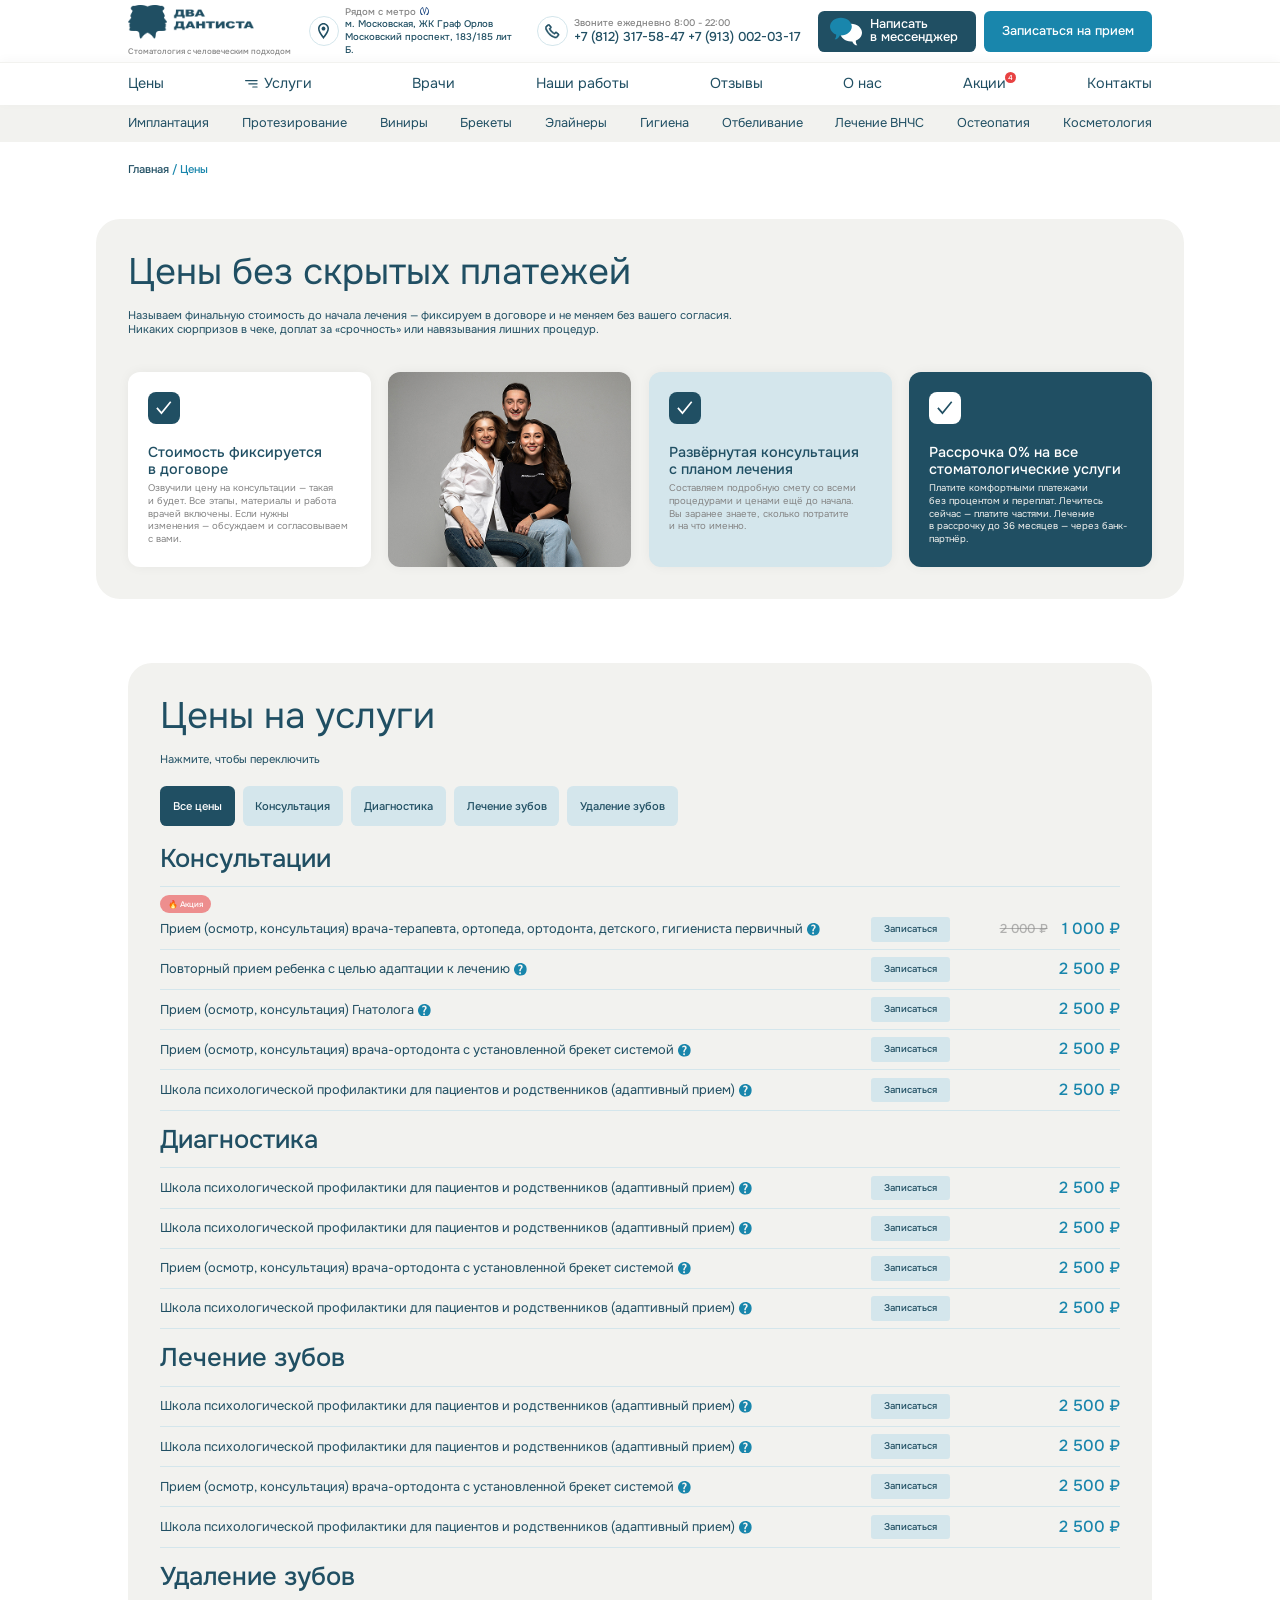
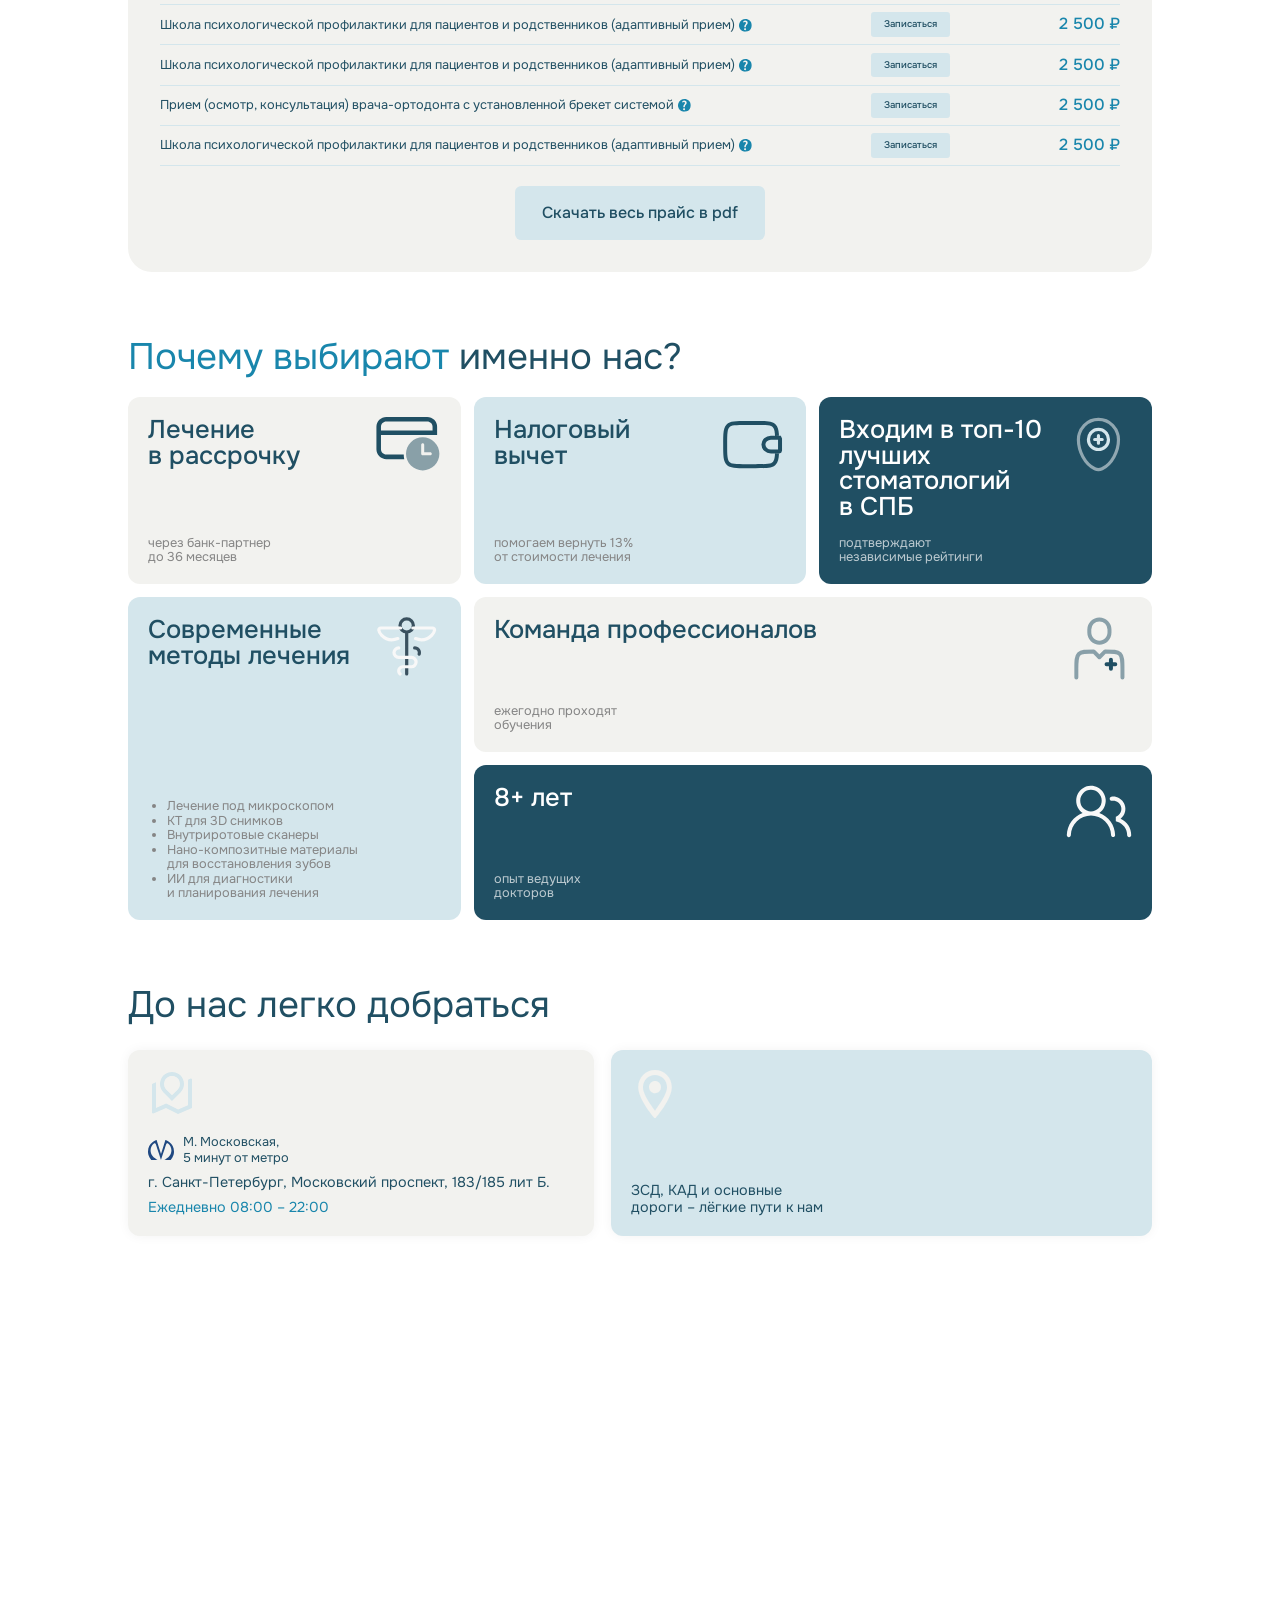
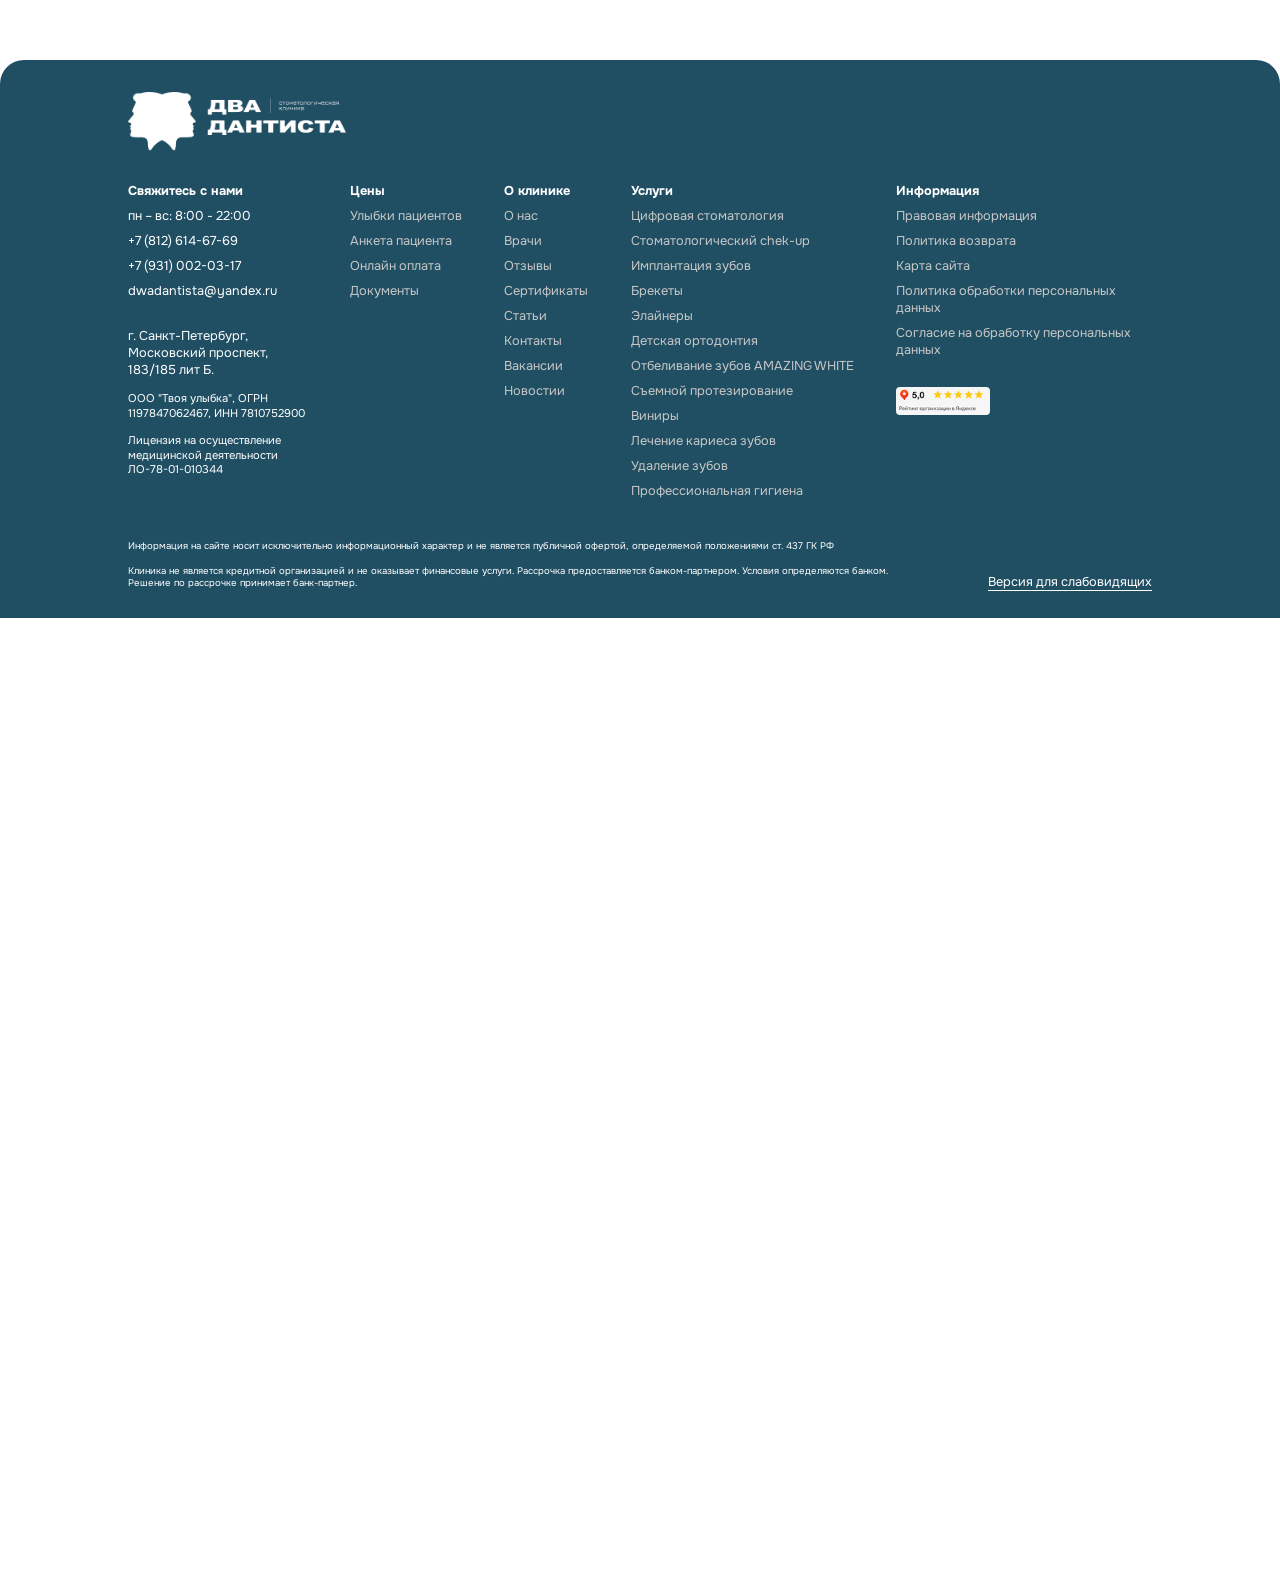
<file: prices.html>
<!DOCTYPE html>
<html lang="ru">
	<head>
		<meta http-equiv="Content-Type" content="text/html; charset=utf-8">
		<!-- Переключение IE в последнию версию, на случай если в настройках пользователя стоит меньшая -->
		<meta http-equiv="X-UA-Compatible" content="IE=edge">

		<!-- Адаптирование страницы для мобильных устройств -->
		<meta name="viewport" content="width=device-width, initial-scale=1, maximum-scale=1">

		<!-- Запрет распознования номера телефона -->
		<meta name="format-detection" content="telephone=no">
		<meta name="SKYPE_TOOLBAR" content ="SKYPE_TOOLBAR_PARSER_COMPATIBLE">

		<!-- Заголовок страницы -->
		<title>Два Дантиста</title>

		<!-- Данное значение часто используют(использовали) поисковые системы -->
		<meta name="description" content="">
		<meta name="keywords" content="">

		<!-- Традиционная иконка сайта, размер 16x16, прозрачность поддерживается. Рекомендуемый формат: .ico или .png -->
		<link rel="shortcut icon" href="favicon.ico">

		<meta name="theme-color" content="#ffffff">

		<link rel="preconnect" href="https://fonts.googleapis.com">
		<link rel="preconnect" href="https://fonts.gstatic.com" crossorigin>
		<link href="https://fonts.googleapis.com/css2?family=Onest:wght@100..900&display=swap" rel="stylesheet">

		<!-- Подключение файлов стилей -->
		<link rel="stylesheet" href="css/swiper-bundle.min.css">
		<link rel="stylesheet" href="css/fancybox.css">
		<link rel="stylesheet" href="css/twentytwenty.css">
		<link rel="stylesheet" href="css/styles.css">

		<link rel="stylesheet" href="css/response_1299.css" media="(max-width: 1319px)">
		<link rel="stylesheet" href="css/response_1199.css" media="(max-width: 1199px)">
		<link rel="stylesheet" href="css/response_1023.css" media="(max-width: 1023px)">
		<link rel="stylesheet" href="css/response_767.css" media="(max-width: 767px)">
		<link rel="stylesheet" href="css/response_479.css" media="(max-width: 479px)">
	</head>
	<body>
		<div class="wrap">
			<div class="main">
				<!-- Шапка -->
				<header class="header">
					<div class="header__mob">
						<div class="header__mob-top">
							<div class="cont _flex">
								<div class="header__contacts">
									<div class="header__contacts-metro">
										М. Московская, 5 минут от метро
									</div>
									<div class="header__contacts-adres">
										Московский пр-т, 183/185 лит Б.
									</div>
									<div class="header__contacts-time">
										Ежедневно 08:00 – 22:00
									</div>
								</div>

								<button data-content="#modal-write" class="header__write modal-btn">
									<span class="header__write-icon">
										<img data-src="images/write.svg" src="images/img_plug.png" alt="" class="lazyload">
									</span>
									<span class="header__write-text">Написать в&nbsp;мессенджер</span>
								</button>
							</div>
						</div>
					</div>
					<div class="header__topwrap">
						<div class="header__top">
							<div class="cont _flex">
								<div class="header__logo">
									<a href="/" class="header__logo-link">
										<img src="images/logo.png" alt="">
									</a>
									
									<div class="header__logo-slogan">Стоматология с человеческим подходом</div>
								</div>

								<div class="header__adres _flex">
									<div class="header__adres-icon">
										<img data-src="images/marker.svg" src="images/img_plug.png" alt="" class="lazyload">
									</div>
									<div class="header__adres-box">
										<div class="header__adres-title _flex"><span>Рядом с метро</span> <img src="images/metro.svg" alt=""></div>

										<div class="header__adres-text">м. Московская, ЖК Граф Орлов Московский проспект, 183/185 лит Б.</div>
									</div>
								</div>

								<div class="header__contact _flex">
									<div class="header__contact-icon">
										<img data-src="images/tel.svg" src="images/img_plug.png" alt="" class="lazyload">
									</div>
									<div class="header__contact-box">
										<div class="header__contact-title _flex">Звоните ежедневно 8:00 - 22:00</div>

										<div class="header__contact-text">
											<a href="tel:+78123175847">+7 (812) 317-58-47</a> <a href="tel:+79130020317">+7 (913) 002-03-17</a>
										</div>
									</div>
								</div>

								<div class="header__btns _flex">
									<button data-content="#modal-write" class="header__write modal-btn">
										<span class="header__write-icon">
											<img data-src="images/write.svg" src="images/img_plug.png" alt="" class="lazyload">
										</span>
										<span class="header__write-text">Написать в&nbsp;мессенджер</span>
									</button>
									<button data-content="#modal-request" class="header__request modal-btn">Записаться на прием</button>
								</div>

								<a href="tel:+78123175847" class="mob-phone"></a>

								<button type="button" class="mob-menu-btn">
									<span></span>
									<span></span>
									<span></span>
								</button>
							</div>
						</div>
					</div>
					<div class="header__info">
						<div class="cont">
							<nav class="header-menu _flex">
								<div class="header-menu__item">
									<a href="/" class="header-menu__link">Цены</a>
								</div>
								<div class="header-menu__item">
									<a href="/" class="header-menu__link _sub">
										<span class="header-menu__link-span">
											<svg class="header-menu__link-burger">
												<use xlink:href="images/sprite.svg#burger1"></use>
											</svg>
											<span>Услуги</span>
										</span>
									</a>

									<div class="submenu">
										<div class="cont">
											<div class="submenu__wrap">
												<button class="submenu__close">
													<svg>
														<use xlink:href="images/sprite.svg#close"></use>
													</svg>
												</button>
												<div class="submenu__items">
													<div class="submenu__item _active-pc">
														<a href="/" class="submenu__link _sub">Имплантация</a>

														<div class="submenu__list">
															<div class="submenu__list-title">Имплантация зубов</div>
															<div class="submenu__list-flex _flex">
																<div class="header-submenu _flex">
																	<div class="header-submenu__col">
																		<div class="header-submenu__title">
																			<a href="/">Имплант под ключ с коронкой</a>
																		</div>

																		<div class="header-submenu__sector">
																			<div class="header-submenu__subtitle">
																				<a href="/">ВИДЫ ИМПЛАНТАЦИИ</a>
																			</div>

																			<div class="header-submenu__items">
																				<div class="header-submenu__item">
																					<a href="/" class="header-submenu__link">Одномоментная имплантация</a>
																				</div>
																				<div class="header-submenu__item">
																					<a href="/" class="header-submenu__link">Одноэтапная имплантация</a>
																				</div>
																				<div class="header-submenu__item">
																					<a href="/" class="header-submenu__link">Двухэтапная имплантация</a>
																				</div>
																				<div class="header-submenu__item">
																					<a href="/" class="header-submenu__link">Имплантация без костной пластинки</a>
																				</div>
																				<div class="header-submenu__item">
																					<a href="/" class="header-submenu__link">Скуловая имплантация</a>
																				</div>
																				<div class="header-submenu__item">
																					<a href="/" class="header-submenu__link">Трансназальная имплантация</a>
																				</div>
																				<div class="header-submenu__item">
																					<a href="/" class="header-submenu__link">При неправильном прикусе</a>
																				</div>
																				<div class="header-submenu__item">
																					<a href="/" class="header-submenu__link">Бережная имплантация</a>
																				</div>
																				<div class="header-submenu__item">
																					<a href="/" class="header-submenu__link">Пересадка зуба мудрости</a>
																				</div>
																			</div>
																		</div>
																	</div>
																	<div class="header-submenu__col">
																		<div class="header-submenu__title">
																			<a href="/">Имплантация в рассрочку🔥</a>
																		</div>

																		<div class="header-submenu__sector">
																			<div class="header-submenu__subtitle">
																				<a href="/">ПРИ НЕДОСТАТКИ КОСТИ ИЛИ ДЕСНЫ</a>
																			</div>

																			<div class="header-submenu__items">
																				<div class="header-submenu__item">
																					<a href="/" class="header-submenu__link">Костная пластинка</a>
																				</div>
																				<div class="header-submenu__item">
																					<a href="/" class="header-submenu__link">Синус-лифтинг</a>
																				</div>
																				<div class="header-submenu__item">
																					<a href="/" class="header-submenu__link">Наращивание десны</a>
																				</div>
																			</div>
																		</div>

																		<div class="header-submenu__sector">
																			<div class="header-submenu__subtitle">
																				<a href="/">ИМПЛАНТАЦИЯ ВО СНЕ</a>
																			</div>

																			<div class="header-submenu__items">
																				<div class="header-submenu__item">
																					<a href="/" class="header-submenu__link">Имплантация зубов под наркозом</a>
																				</div>
																				<div class="header-submenu__item">
																					<a href="/" class="header-submenu__link">Имплантация зубов под седацией</a>
																				</div>
																			</div>
																		</div>
																	</div>
																</div>

																<div class="header-product">
																	<div class="header-product__name">
																		<a href="/">Имплантация зубов Osstem</a>
																	</div>

																	<div class="header-product__desc">Наша миссия — повышать качество жизни людей, и этим пропитано все.</div>

																	<div class="header-product__prices _flex">
																		<div class="header-product__price">0 ₽</div>
																		<div class="header-product__oldprice">9 000 ₽</div>
																	</div>

																	<a href="/" class="header-product__thumb">
																		<img data-src="images/tmp/product1.png" src="images/img_plug.png" alt="" class="lazyload">
																	</a>

																	<a href="/" class="btn-blue btn-blue_h">Подробнее</a>
																</div>
															</div>
														</div>
													</div>
													<div class="submenu__item">
														<a href="/" class="submenu__link _sub">Протезирование</a>

														<div class="submenu__list">
															<div class="submenu__list-title">Протезирование зубов</div>
															<div class="submenu__list-flex _flex">
																<div class="header-submenu _flex">
																	<div class="header-submenu__col">
																		<div class="header-submenu__title">
																			<a href="/">Имплант под ключ с коронкой</a>
																		</div>

																		<div class="header-submenu__sector">
																			<div class="header-submenu__subtitle">
																				<a href="/">ВИДЫ ИМПЛАНТАЦИИ</a>
																			</div>

																			<div class="header-submenu__items">
																				<div class="header-submenu__item">
																					<a href="/" class="header-submenu__link">Одномоментная имплантация</a>
																				</div>
																				<div class="header-submenu__item">
																					<a href="/" class="header-submenu__link">Одноэтапная имплантация</a>
																				</div>
																				<div class="header-submenu__item">
																					<a href="/" class="header-submenu__link">Двухэтапная имплантация</a>
																				</div>
																				<div class="header-submenu__item">
																					<a href="/" class="header-submenu__link">Имплантация без костной пластинки</a>
																				</div>
																				<div class="header-submenu__item">
																					<a href="/" class="header-submenu__link">Скуловая имплантация</a>
																				</div>
																				<div class="header-submenu__item">
																					<a href="/" class="header-submenu__link">Трансназальная имплантация</a>
																				</div>
																				<div class="header-submenu__item">
																					<a href="/" class="header-submenu__link">При неправильном прикусе</a>
																				</div>
																				<div class="header-submenu__item">
																					<a href="/" class="header-submenu__link">Бережная имплантация</a>
																				</div>
																				<div class="header-submenu__item">
																					<a href="/" class="header-submenu__link">Пересадка зуба мудрости</a>
																				</div>
																			</div>
																		</div>
																	</div>
																	<div class="header-submenu__col">
																		<div class="header-submenu__title">
																			<a href="/">Имплантация в рассрочку🔥</a>
																		</div>

																		<div class="header-submenu__sector">
																			<div class="header-submenu__subtitle">
																				<a href="/">ПРИ НЕДОСТАТКИ КОСТИ ИЛИ ДЕСНЫ</a>
																			</div>

																			<div class="header-submenu__items">
																				<div class="header-submenu__item">
																					<a href="/" class="header-submenu__link">Костная пластинка</a>
																				</div>
																				<div class="header-submenu__item">
																					<a href="/" class="header-submenu__link">Синус-лифтинг</a>
																				</div>
																				<div class="header-submenu__item">
																					<a href="/" class="header-submenu__link">Наращивание десны</a>
																				</div>
																			</div>
																		</div>

																		<div class="header-submenu__sector">
																			<div class="header-submenu__subtitle">
																				<a href="/">ИМПЛАНТАЦИЯ ВО СНЕ</a>
																			</div>

																			<div class="header-submenu__items">
																				<div class="header-submenu__item">
																					<a href="/" class="header-submenu__link">Имплантация зубов под наркозом</a>
																				</div>
																				<div class="header-submenu__item">
																					<a href="/" class="header-submenu__link">Имплантация зубов под седацией</a>
																				</div>
																			</div>
																		</div>
																	</div>
																</div>

																<div class="header-product">
																	<div class="header-product__name">
																		<a href="/">Имплантация зубов Osstem</a>
																	</div>

																	<div class="header-product__desc">Наша миссия — повышать качество жизни людей, и этим пропитано все.</div>

																	<div class="header-product__prices _flex">
																		<div class="header-product__price">0 ₽</div>
																		<div class="header-product__oldprice">9 000 ₽</div>
																	</div>

																	<a href="/" class="header-product__thumb">
																		<img data-src="images/tmp/product1.png" src="images/img_plug.png" alt="" class="lazyload">
																	</a>

																	<a href="/" class="btn-blue btn-blue_h">Подробнее</a>
																</div>
															</div>
														</div>
													</div>
													<div class="submenu__item">
														<a href="/" class="submenu__link _sub">Виниры</a>

														<div class="submenu__list">
															<div class="submenu__list-title">Виниры</div>
															<div class="submenu__list-flex _flex">
																<div class="header-submenu _flex">
																	<div class="header-submenu__col">
																		<div class="header-submenu__title">
																			<a href="/">Имплант под ключ с коронкой</a>
																		</div>

																		<div class="header-submenu__sector">
																			<div class="header-submenu__subtitle">
																				<a href="/">ВИДЫ ИМПЛАНТАЦИИ</a>
																			</div>

																			<div class="header-submenu__items">
																				<div class="header-submenu__item">
																					<a href="/" class="header-submenu__link">Одномоментная имплантация</a>
																				</div>
																				<div class="header-submenu__item">
																					<a href="/" class="header-submenu__link">Одноэтапная имплантация</a>
																				</div>
																				<div class="header-submenu__item">
																					<a href="/" class="header-submenu__link">Двухэтапная имплантация</a>
																				</div>
																				<div class="header-submenu__item">
																					<a href="/" class="header-submenu__link">Имплантация без костной пластинки</a>
																				</div>
																				<div class="header-submenu__item">
																					<a href="/" class="header-submenu__link">Скуловая имплантация</a>
																				</div>
																				<div class="header-submenu__item">
																					<a href="/" class="header-submenu__link">Трансназальная имплантация</a>
																				</div>
																				<div class="header-submenu__item">
																					<a href="/" class="header-submenu__link">При неправильном прикусе</a>
																				</div>
																				<div class="header-submenu__item">
																					<a href="/" class="header-submenu__link">Бережная имплантация</a>
																				</div>
																				<div class="header-submenu__item">
																					<a href="/" class="header-submenu__link">Пересадка зуба мудрости</a>
																				</div>
																			</div>
																		</div>
																	</div>
																	<div class="header-submenu__col">
																		<div class="header-submenu__title">
																			<a href="/">Имплантация в рассрочку🔥</a>
																		</div>

																		<div class="header-submenu__sector">
																			<div class="header-submenu__subtitle">
																				<a href="/">ПРИ НЕДОСТАТКИ КОСТИ ИЛИ ДЕСНЫ</a>
																			</div>

																			<div class="header-submenu__items">
																				<div class="header-submenu__item">
																					<a href="/" class="header-submenu__link">Костная пластинка</a>
																				</div>
																				<div class="header-submenu__item">
																					<a href="/" class="header-submenu__link">Синус-лифтинг</a>
																				</div>
																				<div class="header-submenu__item">
																					<a href="/" class="header-submenu__link">Наращивание десны</a>
																				</div>
																			</div>
																		</div>

																		<div class="header-submenu__sector">
																			<div class="header-submenu__subtitle">
																				<a href="/">ИМПЛАНТАЦИЯ ВО СНЕ</a>
																			</div>

																			<div class="header-submenu__items">
																				<div class="header-submenu__item">
																					<a href="/" class="header-submenu__link">Имплантация зубов под наркозом</a>
																				</div>
																				<div class="header-submenu__item">
																					<a href="/" class="header-submenu__link">Имплантация зубов под седацией</a>
																				</div>
																			</div>
																		</div>
																	</div>
																</div>

																<div class="header-product">
																	<div class="header-product__name">
																		<a href="/">Имплантация зубов Osstem</a>
																	</div>

																	<div class="header-product__desc">Наша миссия — повышать качество жизни людей, и этим пропитано все.</div>

																	<div class="header-product__prices _flex">
																		<div class="header-product__price">0 ₽</div>
																		<div class="header-product__oldprice">9 000 ₽</div>
																	</div>

																	<a href="/" class="header-product__thumb">
																		<img data-src="images/tmp/product1.png" src="images/img_plug.png" alt="" class="lazyload">
																	</a>

																	<a href="/" class="btn-blue btn-blue_h">Подробнее</a>
																</div>
															</div>
														</div>
													</div>
													<div class="submenu__item">
														<a href="/" class="submenu__link _sub">Брекеты</a>
													</div>
													<div class="submenu__item">
														<a href="/" class="submenu__link _sub">Элайнеры</a>
													</div>
													<div class="submenu__item">
														<a href="/" class="submenu__link _sub">Гигиена</a>
													</div>
													<div class="submenu__item">
														<a href="/" class="submenu__link _sub">Отбеливание</a>
													</div>
													<div class="submenu__item">
														<a href="/" class="submenu__link _sub">Лечение ВНЧС</a>
													</div>
													<div class="submenu__item">
														<a href="/" class="submenu__link _sub">Остеопатия</a>
													</div>
													<div class="submenu__item">
														<a href="/" class="submenu__link _sub">Косметология</a>
													</div>
												</div>
											</div>
										</div>
									</div>
								</div>
								<div class="header-menu__item">
									<a href="/" class="header-menu__link _sub">
										<span class="header-menu__link-span">Врачи</span>
									</a>

									<div class="submenu">
										<div class="cont">
											<div class="submenu__wrap">
												<button class="submenu__close">
													<svg>
														<use xlink:href="images/sprite.svg#close"></use>
													</svg>
												</button>
												<div class="submenu__items">
													<div class="submenu__item _active-pc">
														<a href="/" class="submenu__link _sub">Имплантация</a>

														<div class="submenu__list">
															<div class="submenu__list-title">Имплантация зубов</div>
															<div class="submenu__list-flex _flex">
																<div class="header-submenu _flex">
																	<div class="header-submenu__col">
																		<div class="header-submenu__title">
																			<a href="/">Имплант под ключ с коронкой</a>
																		</div>

																		<div class="header-submenu__sector">
																			<div class="header-submenu__subtitle">
																				<a href="/">ВИДЫ ИМПЛАНТАЦИИ</a>
																			</div>

																			<div class="header-submenu__items">
																				<div class="header-submenu__item">
																					<a href="/" class="header-submenu__link">Одномоментная имплантация</a>
																				</div>
																				<div class="header-submenu__item">
																					<a href="/" class="header-submenu__link">Одноэтапная имплантация</a>
																				</div>
																				<div class="header-submenu__item">
																					<a href="/" class="header-submenu__link">Двухэтапная имплантация</a>
																				</div>
																				<div class="header-submenu__item">
																					<a href="/" class="header-submenu__link">Имплантация без костной пластинки</a>
																				</div>
																				<div class="header-submenu__item">
																					<a href="/" class="header-submenu__link">Скуловая имплантация</a>
																				</div>
																				<div class="header-submenu__item">
																					<a href="/" class="header-submenu__link">Трансназальная имплантация</a>
																				</div>
																				<div class="header-submenu__item">
																					<a href="/" class="header-submenu__link">При неправильном прикусе</a>
																				</div>
																				<div class="header-submenu__item">
																					<a href="/" class="header-submenu__link">Бережная имплантация</a>
																				</div>
																				<div class="header-submenu__item">
																					<a href="/" class="header-submenu__link">Пересадка зуба мудрости</a>
																				</div>
																			</div>
																		</div>
																	</div>
																	<div class="header-submenu__col">
																		<div class="header-submenu__title">
																			<a href="/">Имплантация в рассрочку🔥</a>
																		</div>

																		<div class="header-submenu__sector">
																			<div class="header-submenu__subtitle">
																				<a href="/">ПРИ НЕДОСТАТКИ КОСТИ ИЛИ ДЕСНЫ</a>
																			</div>

																			<div class="header-submenu__items">
																				<div class="header-submenu__item">
																					<a href="/" class="header-submenu__link">Костная пластинка</a>
																				</div>
																				<div class="header-submenu__item">
																					<a href="/" class="header-submenu__link">Синус-лифтинг</a>
																				</div>
																				<div class="header-submenu__item">
																					<a href="/" class="header-submenu__link">Наращивание десны</a>
																				</div>
																			</div>
																		</div>

																		<div class="header-submenu__sector">
																			<div class="header-submenu__subtitle">
																				<a href="/">ИМПЛАНТАЦИЯ ВО СНЕ</a>
																			</div>

																			<div class="header-submenu__items">
																				<div class="header-submenu__item">
																					<a href="/" class="header-submenu__link">Имплантация зубов под наркозом</a>
																				</div>
																				<div class="header-submenu__item">
																					<a href="/" class="header-submenu__link">Имплантация зубов под седацией</a>
																				</div>
																			</div>
																		</div>
																	</div>
																</div>

																<div class="header-product">
																	<div class="header-product__name">
																		<a href="/">Имплантация зубов Osstem</a>
																	</div>

																	<div class="header-product__desc">Наша миссия — повышать качество жизни людей, и этим пропитано все.</div>

																	<div class="header-product__prices _flex">
																		<div class="header-product__price">0 ₽</div>
																		<div class="header-product__oldprice">9 000 ₽</div>
																	</div>

																	<a href="/" class="header-product__thumb">
																		<img data-src="images/tmp/product1.png" src="images/img_plug.png" alt="" class="lazyload">
																	</a>

																	<a href="/" class="btn-blue btn-blue_h">Подробнее</a>
																</div>
															</div>
														</div>
													</div>
													<div class="submenu__item">
														<a href="/" class="submenu__link _sub">Протезирование</a>

														<div class="submenu__list">
															<div class="submenu__list-title">Протезирование зубов</div>
															<div class="submenu__list-flex _flex">
																<div class="header-submenu _flex">
																	<div class="header-submenu__col">
																		<div class="header-submenu__title">
																			<a href="/">Имплант под ключ с коронкой</a>
																		</div>

																		<div class="header-submenu__sector">
																			<div class="header-submenu__subtitle">
																				<a href="/">ВИДЫ ИМПЛАНТАЦИИ</a>
																			</div>

																			<div class="header-submenu__items">
																				<div class="header-submenu__item">
																					<a href="/" class="header-submenu__link">Одномоментная имплантация</a>
																				</div>
																				<div class="header-submenu__item">
																					<a href="/" class="header-submenu__link">Одноэтапная имплантация</a>
																				</div>
																				<div class="header-submenu__item">
																					<a href="/" class="header-submenu__link">Двухэтапная имплантация</a>
																				</div>
																				<div class="header-submenu__item">
																					<a href="/" class="header-submenu__link">Имплантация без костной пластинки</a>
																				</div>
																				<div class="header-submenu__item">
																					<a href="/" class="header-submenu__link">Скуловая имплантация</a>
																				</div>
																				<div class="header-submenu__item">
																					<a href="/" class="header-submenu__link">Трансназальная имплантация</a>
																				</div>
																				<div class="header-submenu__item">
																					<a href="/" class="header-submenu__link">При неправильном прикусе</a>
																				</div>
																				<div class="header-submenu__item">
																					<a href="/" class="header-submenu__link">Бережная имплантация</a>
																				</div>
																				<div class="header-submenu__item">
																					<a href="/" class="header-submenu__link">Пересадка зуба мудрости</a>
																				</div>
																			</div>
																		</div>
																	</div>
																	<div class="header-submenu__col">
																		<div class="header-submenu__title">
																			<a href="/">Имплантация в рассрочку🔥</a>
																		</div>

																		<div class="header-submenu__sector">
																			<div class="header-submenu__subtitle">
																				<a href="/">ПРИ НЕДОСТАТКИ КОСТИ ИЛИ ДЕСНЫ</a>
																			</div>

																			<div class="header-submenu__items">
																				<div class="header-submenu__item">
																					<a href="/" class="header-submenu__link">Костная пластинка</a>
																				</div>
																				<div class="header-submenu__item">
																					<a href="/" class="header-submenu__link">Синус-лифтинг</a>
																				</div>
																				<div class="header-submenu__item">
																					<a href="/" class="header-submenu__link">Наращивание десны</a>
																				</div>
																			</div>
																		</div>

																		<div class="header-submenu__sector">
																			<div class="header-submenu__subtitle">
																				<a href="/">ИМПЛАНТАЦИЯ ВО СНЕ</a>
																			</div>

																			<div class="header-submenu__items">
																				<div class="header-submenu__item">
																					<a href="/" class="header-submenu__link">Имплантация зубов под наркозом</a>
																				</div>
																				<div class="header-submenu__item">
																					<a href="/" class="header-submenu__link">Имплантация зубов под седацией</a>
																				</div>
																			</div>
																		</div>
																	</div>
																</div>

																<div class="header-product">
																	<div class="header-product__name">
																		<a href="/">Имплантация зубов Osstem</a>
																	</div>

																	<div class="header-product__desc">Наша миссия — повышать качество жизни людей, и этим пропитано все.</div>

																	<div class="header-product__prices _flex">
																		<div class="header-product__price">0 ₽</div>
																		<div class="header-product__oldprice">9 000 ₽</div>
																	</div>

																	<a href="/" class="header-product__thumb">
																		<img data-src="images/tmp/product1.png" src="images/img_plug.png" alt="" class="lazyload">
																	</a>

																	<a href="/" class="btn-blue btn-blue_h">Подробнее</a>
																</div>
															</div>
														</div>
													</div>
													<div class="submenu__item">
														<a href="/" class="submenu__link _sub">Виниры</a>

														<div class="submenu__list">
															<div class="submenu__list-title">Виниры</div>
															<div class="submenu__list-flex _flex">
																<div class="header-submenu _flex">
																	<div class="header-submenu__col">
																		<div class="header-submenu__title">
																			<a href="/">Имплант под ключ с коронкой</a>
																		</div>

																		<div class="header-submenu__sector">
																			<div class="header-submenu__subtitle">
																				<a href="/">ВИДЫ ИМПЛАНТАЦИИ</a>
																			</div>

																			<div class="header-submenu__items">
																				<div class="header-submenu__item">
																					<a href="/" class="header-submenu__link">Одномоментная имплантация</a>
																				</div>
																				<div class="header-submenu__item">
																					<a href="/" class="header-submenu__link">Одноэтапная имплантация</a>
																				</div>
																				<div class="header-submenu__item">
																					<a href="/" class="header-submenu__link">Двухэтапная имплантация</a>
																				</div>
																				<div class="header-submenu__item">
																					<a href="/" class="header-submenu__link">Имплантация без костной пластинки</a>
																				</div>
																				<div class="header-submenu__item">
																					<a href="/" class="header-submenu__link">Скуловая имплантация</a>
																				</div>
																				<div class="header-submenu__item">
																					<a href="/" class="header-submenu__link">Трансназальная имплантация</a>
																				</div>
																				<div class="header-submenu__item">
																					<a href="/" class="header-submenu__link">При неправильном прикусе</a>
																				</div>
																				<div class="header-submenu__item">
																					<a href="/" class="header-submenu__link">Бережная имплантация</a>
																				</div>
																				<div class="header-submenu__item">
																					<a href="/" class="header-submenu__link">Пересадка зуба мудрости</a>
																				</div>
																			</div>
																		</div>
																	</div>
																	<div class="header-submenu__col">
																		<div class="header-submenu__title">
																			<a href="/">Имплантация в рассрочку🔥</a>
																		</div>

																		<div class="header-submenu__sector">
																			<div class="header-submenu__subtitle">
																				<a href="/">ПРИ НЕДОСТАТКИ КОСТИ ИЛИ ДЕСНЫ</a>
																			</div>

																			<div class="header-submenu__items">
																				<div class="header-submenu__item">
																					<a href="/" class="header-submenu__link">Костная пластинка</a>
																				</div>
																				<div class="header-submenu__item">
																					<a href="/" class="header-submenu__link">Синус-лифтинг</a>
																				</div>
																				<div class="header-submenu__item">
																					<a href="/" class="header-submenu__link">Наращивание десны</a>
																				</div>
																			</div>
																		</div>

																		<div class="header-submenu__sector">
																			<div class="header-submenu__subtitle">
																				<a href="/">ИМПЛАНТАЦИЯ ВО СНЕ</a>
																			</div>

																			<div class="header-submenu__items">
																				<div class="header-submenu__item">
																					<a href="/" class="header-submenu__link">Имплантация зубов под наркозом</a>
																				</div>
																				<div class="header-submenu__item">
																					<a href="/" class="header-submenu__link">Имплантация зубов под седацией</a>
																				</div>
																			</div>
																		</div>
																	</div>
																</div>

																<div class="header-product">
																	<div class="header-product__name">
																		<a href="/">Имплантация зубов Osstem</a>
																	</div>

																	<div class="header-product__desc">Наша миссия — повышать качество жизни людей, и этим пропитано все.</div>

																	<div class="header-product__prices _flex">
																		<div class="header-product__price">0 ₽</div>
																		<div class="header-product__oldprice">9 000 ₽</div>
																	</div>

																	<a href="/" class="header-product__thumb">
																		<img data-src="images/tmp/product1.png" src="images/img_plug.png" alt="" class="lazyload">
																	</a>

																	<a href="/" class="btn-blue btn-blue_h">Подробнее</a>
																</div>
															</div>
														</div>
													</div>
													<div class="submenu__item">
														<a href="/" class="submenu__link _sub">Брекеты</a>
													</div>
													<div class="submenu__item">
														<a href="/" class="submenu__link _sub">Элайнеры</a>
													</div>
													<div class="submenu__item">
														<a href="/" class="submenu__link _sub">Гигиена</a>
													</div>
													<div class="submenu__item">
														<a href="/" class="submenu__link _sub">Отбеливание</a>
													</div>
													<div class="submenu__item">
														<a href="/" class="submenu__link _sub">Лечение ВНЧС</a>
													</div>
													<div class="submenu__item">
														<a href="/" class="submenu__link _sub">Остеопатия</a>
													</div>
													<div class="submenu__item">
														<a href="/" class="submenu__link _sub">Косметология</a>
													</div>
												</div>
											</div>
										</div>
									</div>
								</div>
								<div class="header-menu__item">
									<a href="/" class="header-menu__link">
										<span class="header-menu__link-span">Наши работы</span>
									</a>
								</div>
								<div class="header-menu__item">
									<a href="/" class="header-menu__link">
										<span class="header-menu__link-span">Отзывы</span>
									</a>
								</div>
								<div class="header-menu__item">
									<a href="/" class="header-menu__link">
										<span class="header-menu__link-span">О нас</span>
									</a>
								</div>
								<div class="header-menu__item">
									<a href="/" class="header-menu__link">
										<span class="header-menu__link-span">
											Акции
											<span class="header-menu__link-number">4</span>
										</span>
									</a>
								</div>
								<div class="header-menu__item">
									<a href="/" class="header-menu__link">
										<span class="header-menu__link-span">Контакты</span>
									</a>
								</div>
							</nav>

							<div class="header__info-mob">
								<button data-content="#modal-request" class="header__write">
									<span class="header__write-icon">
										<img data-src="images/write.svg" src="images/img_plug.png" alt="" class="lazyload">
									</span>
									<span class="header__write-text">Написать в&nbsp;мессенджер</span>
								</button>
								
								<div class="header__info-phones">
									<div class="header__info-phone">
										<a href="tel:+78123175847">+7 (812) 317-58-47</a>
									</div>
									<div class="header__info-phone">
										<a href="tel:+79130020317">+7 (913) 002-03-17</a>
									</div>
								</div>

								<div class="header__info-time">Звоните ежедневно 8:00 - 22:00 </div>
								
								<button data-content="#modal-request" class="header__request modal-btn">Записаться на прием</button>
							</div>
						</div>
					</div>
					<div class="header__bot">
						<div class="cont">
							<nav class="header-list _flex">
								<div class="header-list__item">
									<a href="/" class="header-list__link">Имплантация</a>
								</div>
								<div class="header-list__item">
									<a href="/" class="header-list__link">Протезирование</a>
								</div>
								<div class="header-list__item">
									<a href="/" class="header-list__link">Виниры</a>
								</div>
								<div class="header-list__item">
									<a href="/" class="header-list__link">Брекеты</a>
								</div>
								<div class="header-list__item">
									<a href="/" class="header-list__link">Элайнеры</a>
								</div>
								<div class="header-list__item">
									<a href="/" class="header-list__link">Гигиена</a>
								</div>
								<div class="header-list__item">
									<a href="/" class="header-list__link">Отбеливание</a>
								</div>
								<div class="header-list__item">
									<a href="/" class="header-list__link">Лечение ВНЧС</a>
								</div>
								<div class="header-list__item">
									<a href="/" class="header-list__link">Остеопатия</a>
								</div>
								<div class="header-list__item">
									<a href="/" class="header-list__link">Косметология</a>
								</div>
							</nav>
						</div>
					</div>
				</header>
				<div class="overlay"></div>

				<div class="fix-btns">
					<a href="/" class="fix-btns__btn">
						<span class="fix-btns__btn-icon">
							<img data-src="images/ic_btn1.svg" src="images/img_plug.png" alt="" class="lazyload">
							<span class="fix-btns__btn-number">3</span>
						</span>

						<span class="fix-btns__btn-name">Акции</span>
					</a>
					<a href="/" class="fix-btns__btn">
						<span class="fix-btns__btn-icon">
							<img data-src="images/ic_btn2.svg" src="images/img_plug.png" alt="" class="lazyload">
						</span>

						<span class="fix-btns__btn-name">Контакты</span>
					</a>
					<button type="button" class="fix-btns__btn fix-btns__btn_menu open-menu">
						<span class="fix-btns__btn-icon">
							<img data-src="images/ic_btn3.svg" src="images/img_plug.png" alt="" class="lazyload">
						</span>

						<span class="fix-btns__btn-name">Меню</span>
					</button>
					<a href="/" class="fix-btns__btn">
						<span class="fix-btns__btn-icon">
							<img data-src="images/ic_btn4.svg" src="images/img_plug.png" alt="" class="lazyload">
						</span>

						<span class="fix-btns__btn-name">Услуги</span>
					</a>
					<button type="button" data-content="#modal-request" class="fix-btns__btn modal-btn">
						<span class="fix-btns__btn-icon fix-btns__btn-icon_blue">
							<img data-src="images/ic_btn5.svg" src="images/img_plug.png" alt="" class="lazyload">
						</span>

						<span class="fix-btns__btn-name">Записаться</span>
					</button>
				</div>
				<!-- End Шапка -->

				<section class="breadcrumbs breadcrumbs_pad">
					<div class="cont">
						<a href="/">Главная</a> <span class="breadcrumbs_sep">/</span> Цены
					</div>
				</section>


				<section class="prices">
					<div class="cont cont_big">
						<div class="prices__bg">
							<div class="main-title">Цены без скрытых платежей</div>
							<div class="inner-subtitle">Называем финальную стоимость до начала лечения — фиксируем в договоре и не меняем без вашего согласия. Никаких сюрпризов в чеке, доплат за «срочность» или навязывания лишних процедур.</div>

							<div class="prices__grid">
								<div class="prices__item">
									<div class="prices__check">
										<svg>
											<use xlink:href="images/sprite.svg#check"></use>
										</svg>
									</div>
									<div class="prices__name">Стоимость фиксируется в&nbsp;договоре</div>
									<div class="prices__desc">Озвучили цену на консультации — такая и будет. Все этапы, материалы и работа врачей включены. Если нужны изменения — обсуждаем и согласовываем с вами.</div>
								</div>
								<div class="prices__item prices__item_img">
									<img data-src="images/tmp/contact_img1.jpg" src="images/img_plug.png" alt="" class="lazyload prices__item-img">
								</div>
								<div class="prices__item _light">
									<div class="prices__check">
										<svg>
											<use xlink:href="images/sprite.svg#check"></use>
										</svg>
									</div>
									<div class="prices__name">Развёрнутая консультация с&nbsp;планом лечения</div>
									<div class="prices__desc">Составляем подробную смету со всеми процедурами и ценами ещё до начала. Вы заранее знаете, сколько потратите и на что именно.</div>
								</div>
								<div class="prices__item _dark">
									<div class="prices__check">
										<svg>
											<use xlink:href="images/sprite.svg#check"></use>
										</svg>
									</div>
									<div class="prices__name">Рассрочка 0% на все стоматологические услуги</div>
									<div class="prices__desc">Платите комфортными платежами без процентом и переплат. Лечитесь сейчас — платите частями. Лечение в рассрочку до 36 месяцев — через банк-партнёр.</div>
								</div>
							</div>
						</div>
					</div>
				</section>


				<section class="price-services _marg">
					<div class="cont">
						<div class="price-services__bg" id="prices">
							<div class="main-title">Цены на услуги</div>
							<div class="inner-subtitle">Нажмите, чтобы переключить</div>

							<div class="cats cats_marg _flex">
								<button type="button" data-price="all" class="cats__item cats__item_price _active">
									<span>Все цены</span>
								</button>
								<button type="button" data-price="1" data-price-name="price1" class="cats__item cats__item_price">
									<span>Консультация</span>
								</button>
								<button type="button" data-price="2" data-price-name="price2" class="cats__item cats__item_price">
									<span>Диагностика</span>
								</button>
								<button type="button" data-price="3" data-price-name="price3" class="cats__item cats__item_price">
									<span>Лечение зубов</span>
								</button>
								<button type="button" data-price="4" data-price-name="price4" class="cats__item cats__item_price">
									<span>Удаление зубов</span>
								</button>
							</div>
							<!-- <div class="cats cats_marg _flex">
								<button type="button" data-price="all" class="cats__item cats__item_price _active">
									<span>Все цены</span>
								</button>
								<button type="button" data-price="2" data-price-name="price2" class="cats__item cats__item_price">
									<span>Консультация</span>
								</button>
								<a href="/" class="cats__item">
									<span>Диагностика</span>
								</a>
								<a href="/" class="cats__item">
									<span>Лечение зубов</span>
								</a>
								<a href="/" class="cats__item">
									<span>Удаление зубов</span>
								</a>
								<a href="/" class="cats__item">
									<span>Профессиональная гигиена</span>
								</a>
								<a href="/" class="cats__item">
									<span>Отбеливание</span>
								</a>
								<a href="/" class="cats__item">
									<span>Исправление прикуса</span>
								</a>
								<a href="/" class="cats__item">
									<span>Виниры и коронки</span>
								</a>
								<a href="/" class="cats__item">
									<span>Имплантация</span>
								</a>
								<a href="/" class="cats__item">
									<span>Детская стоматология</span>
								</a>
							</div> -->

							<table class="table-price table-price_cats">
								<tr data-item-price="1" id="price1">
									<th colspan="3" class="table-price__title">Консультации</th>
								</tr>
								<tr class="tr_rel" data-item-price="1">
									<td class="table-price__info">
										<div class="stickers _flex">
											<div class="sticker">🔥 Акция</div>
										</div>

										<div class="table-price__info-flex _flex">
											<div class="table-price__name">Прием (осмотр, консультация) врача-терапевта, ортопеда, ортодонта, детского, гигиениста первичный</div>

											<div class="tooltip">
												<div class="tooltip__icon">
													<svg>
														<use xlink:href="images/sprite.svg#tooltip"></use>
													</svg>
												</div>
		
												<div class="tooltip__wrap">
													<ul class="tooltip__list">
														<li>Прием врача</li>
														<li>УЗ чистка</li>
														<li>Гигиена</li>
														<li>Нанесение фторирующей пасты</li>
													</ul>
												</div>
											</div>
										</div>
									</td>
									<td class="table-price__btn">
										<button type="button" data-content="#modal-request" class="btn-light modal-btn">Записаться</button>
									</td>
									<td class="table-price__prices">
										<div class="table-price__prices-flex _flex">
											<div class="table-price__oldprice">2 000 ₽</div>
											<div class="table-price__price">1 000 ₽</div>
										</div>
									</td>
								</tr>
								<tr data-item-price="1">
									<td class="table-price__info">
										<div class="table-price__info-flex _flex">
											<div class="table-price__name">Повторный прием ребенка с целью адаптации к лечению</div>

											<div class="tooltip">
												<div class="tooltip__icon">
													<svg>
														<use xlink:href="images/sprite.svg#tooltip"></use>
													</svg>
												</div>
		
												<div class="tooltip__wrap">
													<ul class="tooltip__list">
														<li>Прием врача</li>
														<li>УЗ чистка</li>
														<li>Гигиена</li>
														<li>Нанесение фторирующей пасты</li>
													</ul>
												</div>
											</div>
										</div>
									</td>
									<td class="table-price__btn">
										<button type="button" data-content="#modal-request" class="btn-light modal-btn">Записаться</button>
									</td>
									<td class="table-price__prices">
										<div class="table-price__prices-flex _flex">
											<div class="table-price__price">2 500 ₽</div>
										</div>
									</td>
								</tr>
								<tr data-item-price="1">
									<td class="table-price__info">
										<div class="table-price__info-flex _flex">
											<div class="table-price__name">Прием (осмотр, консультация) Гнатолога</div>

											<div class="tooltip">
												<div class="tooltip__icon">
													<svg>
														<use xlink:href="images/sprite.svg#tooltip"></use>
													</svg>
												</div>
		
												<div class="tooltip__wrap">
													<ul class="tooltip__list">
														<li>Прием врача</li>
														<li>УЗ чистка</li>
														<li>Гигиена</li>
														<li>Нанесение фторирующей пасты</li>
													</ul>
												</div>
											</div>
										</div>
									</td>
									<td class="table-price__btn">
										<button type="button" data-content="#modal-request" class="btn-light modal-btn">Записаться</button>
									</td>
									<td class="table-price__prices">
										<div class="table-price__prices-flex _flex">
											<div class="table-price__price">2 500 ₽</div>
										</div>
									</td>
								</tr>
								<tr data-item-price="1">
									<td class="table-price__info">
										<div class="table-price__info-flex _flex">
											<div class="table-price__name">Прием (осмотр, консультация) врача-ортодонта с установленной брекет системой</div>

											<div class="tooltip">
												<div class="tooltip__icon">
													<svg>
														<use xlink:href="images/sprite.svg#tooltip"></use>
													</svg>
												</div>
		
												<div class="tooltip__wrap">
													<ul class="tooltip__list">
														<li>Прием врача</li>
														<li>УЗ чистка</li>
														<li>Гигиена</li>
														<li>Нанесение фторирующей пасты</li>
													</ul>
												</div>
											</div>
										</div>
									</td>
									<td class="table-price__btn">
										<button type="button" data-content="#modal-request" class="btn-light modal-btn">Записаться</button>
									</td>
									<td class="table-price__prices">
										<div class="table-price__prices-flex _flex">
											<div class="table-price__price">2 500 ₽</div>
										</div>
									</td>
								</tr>
								<tr data-item-price="1">
									<td class="table-price__info">
										<div class="table-price__info-flex _flex">
											<div class="table-price__name">Школа психологической профилактики для пациентов и родственников (адаптивный прием)</div>

											<div class="tooltip">
												<div class="tooltip__icon">
													<svg>
														<use xlink:href="images/sprite.svg#tooltip"></use>
													</svg>
												</div>
		
												<div class="tooltip__wrap">
													<ul class="tooltip__list">
														<li>Прием врача</li>
														<li>УЗ чистка</li>
														<li>Гигиена</li>
														<li>Нанесение фторирующей пасты</li>
													</ul>
												</div>
											</div>
										</div>
									</td>
									<td class="table-price__btn">
										<button type="button" data-content="#modal-request" class="btn-light modal-btn">Записаться</button>
									</td>
									<td class="table-price__prices">
										<div class="table-price__prices-flex _flex">
											<div class="table-price__price">2 500 ₽</div>
										</div>
									</td>
								</tr>
								<tr data-item-price="2" id="price2">
									<th colspan="3" class="table-price__title">Диагностика</th>
								</tr>
								<tr data-item-price="2">
									<td class="table-price__info">
										<div class="table-price__info-flex _flex">
											<div class="table-price__name">Школа психологической профилактики для пациентов и родственников (адаптивный прием)</div>

											<div class="tooltip">
												<div class="tooltip__icon">
													<svg>
														<use xlink:href="images/sprite.svg#tooltip"></use>
													</svg>
												</div>
		
												<div class="tooltip__wrap">
													<ul class="tooltip__list">
														<li>Прием врача</li>
														<li>УЗ чистка</li>
														<li>Гигиена</li>
														<li>Нанесение фторирующей пасты</li>
													</ul>
												</div>
											</div>
										</div>
									</td>
									<td class="table-price__btn">
										<button type="button" data-content="#modal-request" class="btn-light modal-btn">Записаться</button>
									</td>
									<td class="table-price__prices">
										<div class="table-price__prices-flex _flex">
											<div class="table-price__price">2 500 ₽</div>
										</div>
									</td>
								</tr>
								<tr data-item-price="2">
									<td class="table-price__info">
										<div class="table-price__info-flex _flex">
											<div class="table-price__name">Школа психологической профилактики для пациентов и родственников (адаптивный прием)</div>

											<div class="tooltip">
												<div class="tooltip__icon">
													<svg>
														<use xlink:href="images/sprite.svg#tooltip"></use>
													</svg>
												</div>
		
												<div class="tooltip__wrap">
													<ul class="tooltip__list">
														<li>Прием врача</li>
														<li>УЗ чистка</li>
														<li>Гигиена</li>
														<li>Нанесение фторирующей пасты</li>
													</ul>
												</div>
											</div>
										</div>
									</td>
									<td class="table-price__btn">
										<button type="button" data-content="#modal-request" class="btn-light modal-btn">Записаться</button>
									</td>
									<td class="table-price__prices">
										<div class="table-price__prices-flex _flex">
											<div class="table-price__price">2 500 ₽</div>
										</div>
									</td>
								</tr>
								<tr data-item-price="2">
									<td class="table-price__info">
										<div class="table-price__info-flex _flex">
											<div class="table-price__name">Прием (осмотр, консультация) врача-ортодонта с установленной брекет системой</div>

											<div class="tooltip">
												<div class="tooltip__icon">
													<svg>
														<use xlink:href="images/sprite.svg#tooltip"></use>
													</svg>
												</div>
		
												<div class="tooltip__wrap">
													<ul class="tooltip__list">
														<li>Прием врача</li>
														<li>УЗ чистка</li>
														<li>Гигиена</li>
														<li>Нанесение фторирующей пасты</li>
													</ul>
												</div>
											</div>
										</div>
									</td>
									<td class="table-price__btn">
										<button type="button" data-content="#modal-request" class="btn-light modal-btn">Записаться</button>
									</td>
									<td class="table-price__prices">
										<div class="table-price__prices-flex _flex">
											<div class="table-price__price">2 500 ₽</div>
										</div>
									</td>
								</tr>
								<tr data-item-price="2">
									<td class="table-price__info">
										<div class="table-price__info-flex _flex">
											<div class="table-price__name">Школа психологической профилактики для пациентов и родственников (адаптивный прием)</div>

											<div class="tooltip">
												<div class="tooltip__icon">
													<svg>
														<use xlink:href="images/sprite.svg#tooltip"></use>
													</svg>
												</div>
		
												<div class="tooltip__wrap">
													<ul class="tooltip__list">
														<li>Прием врача</li>
														<li>УЗ чистка</li>
														<li>Гигиена</li>
														<li>Нанесение фторирующей пасты</li>
													</ul>
												</div>
											</div>
										</div>
									</td>
									<td class="table-price__btn">
										<button type="button" data-content="#modal-request" class="btn-light modal-btn">Записаться</button>
									</td>
									<td class="table-price__prices">
										<div class="table-price__prices-flex _flex">
											<div class="table-price__price">2 500 ₽</div>
										</div>
									</td>
								</tr>
								<tr data-item-price="3" id="price3">
									<th colspan="3" class="table-price__title">Лечение зубов</th>
								</tr>
								<tr data-item-price="3">
									<td class="table-price__info">
										<div class="table-price__info-flex _flex">
											<div class="table-price__name">Школа психологической профилактики для пациентов и родственников (адаптивный прием)</div>

											<div class="tooltip">
												<div class="tooltip__icon">
													<svg>
														<use xlink:href="images/sprite.svg#tooltip"></use>
													</svg>
												</div>
		
												<div class="tooltip__wrap">
													<ul class="tooltip__list">
														<li>Прием врача</li>
														<li>УЗ чистка</li>
														<li>Гигиена</li>
														<li>Нанесение фторирующей пасты</li>
													</ul>
												</div>
											</div>
										</div>
									</td>
									<td class="table-price__btn">
										<button type="button" data-content="#modal-request" class="btn-light modal-btn">Записаться</button>
									</td>
									<td class="table-price__prices">
										<div class="table-price__prices-flex _flex">
											<div class="table-price__price">2 500 ₽</div>
										</div>
									</td>
								</tr>
								<tr data-item-price="3">
									<td class="table-price__info">
										<div class="table-price__info-flex _flex">
											<div class="table-price__name">Школа психологической профилактики для пациентов и родственников (адаптивный прием)</div>

											<div class="tooltip">
												<div class="tooltip__icon">
													<svg>
														<use xlink:href="images/sprite.svg#tooltip"></use>
													</svg>
												</div>
		
												<div class="tooltip__wrap">
													<ul class="tooltip__list">
														<li>Прием врача</li>
														<li>УЗ чистка</li>
														<li>Гигиена</li>
														<li>Нанесение фторирующей пасты</li>
													</ul>
												</div>
											</div>
										</div>
									</td>
									<td class="table-price__btn">
										<button type="button" data-content="#modal-request" class="btn-light modal-btn">Записаться</button>
									</td>
									<td class="table-price__prices">
										<div class="table-price__prices-flex _flex">
											<div class="table-price__price">2 500 ₽</div>
										</div>
									</td>
								</tr>
								<tr data-item-price="3">
									<td class="table-price__info">
										<div class="table-price__info-flex _flex">
											<div class="table-price__name">Прием (осмотр, консультация) врача-ортодонта с установленной брекет системой</div>

											<div class="tooltip">
												<div class="tooltip__icon">
													<svg>
														<use xlink:href="images/sprite.svg#tooltip"></use>
													</svg>
												</div>
		
												<div class="tooltip__wrap">
													<ul class="tooltip__list">
														<li>Прием врача</li>
														<li>УЗ чистка</li>
														<li>Гигиена</li>
														<li>Нанесение фторирующей пасты</li>
													</ul>
												</div>
											</div>
										</div>
									</td>
									<td class="table-price__btn">
										<button type="button" data-content="#modal-request" class="btn-light modal-btn">Записаться</button>
									</td>
									<td class="table-price__prices">
										<div class="table-price__prices-flex _flex">
											<div class="table-price__price">2 500 ₽</div>
										</div>
									</td>
								</tr>
								<tr data-item-price="3">
									<td class="table-price__info">
										<div class="table-price__info-flex _flex">
											<div class="table-price__name">Школа психологической профилактики для пациентов и родственников (адаптивный прием)</div>

											<div class="tooltip">
												<div class="tooltip__icon">
													<svg>
														<use xlink:href="images/sprite.svg#tooltip"></use>
													</svg>
												</div>
		
												<div class="tooltip__wrap">
													<ul class="tooltip__list">
														<li>Прием врача</li>
														<li>УЗ чистка</li>
														<li>Гигиена</li>
														<li>Нанесение фторирующей пасты</li>
													</ul>
												</div>
											</div>
										</div>
									</td>
									<td class="table-price__btn">
										<button type="button" data-content="#modal-request" class="btn-light modal-btn">Записаться</button>
									</td>
									<td class="table-price__prices">
										<div class="table-price__prices-flex _flex">
											<div class="table-price__price">2 500 ₽</div>
										</div>
									</td>
								</tr>
								<tr data-item-price="4" id="price4">
									<th colspan="3" class="table-price__title">Удаление зубов</th>
								</tr>
								<tr data-item-price="4">
									<td class="table-price__info">
										<div class="table-price__info-flex _flex">
											<div class="table-price__name">Школа психологической профилактики для пациентов и родственников (адаптивный прием)</div>

											<div class="tooltip">
												<div class="tooltip__icon">
													<svg>
														<use xlink:href="images/sprite.svg#tooltip"></use>
													</svg>
												</div>
		
												<div class="tooltip__wrap">
													<ul class="tooltip__list">
														<li>Прием врача</li>
														<li>УЗ чистка</li>
														<li>Гигиена</li>
														<li>Нанесение фторирующей пасты</li>
													</ul>
												</div>
											</div>
										</div>
									</td>
									<td class="table-price__btn">
										<button type="button" data-content="#modal-request" class="btn-light modal-btn">Записаться</button>
									</td>
									<td class="table-price__prices">
										<div class="table-price__prices-flex _flex">
											<div class="table-price__price">2 500 ₽</div>
										</div>
									</td>
								</tr>
								<tr data-item-price="4">
									<td class="table-price__info">
										<div class="table-price__info-flex _flex">
											<div class="table-price__name">Школа психологической профилактики для пациентов и родственников (адаптивный прием)</div>

											<div class="tooltip">
												<div class="tooltip__icon">
													<svg>
														<use xlink:href="images/sprite.svg#tooltip"></use>
													</svg>
												</div>
		
												<div class="tooltip__wrap">
													<ul class="tooltip__list">
														<li>Прием врача</li>
														<li>УЗ чистка</li>
														<li>Гигиена</li>
														<li>Нанесение фторирующей пасты</li>
													</ul>
												</div>
											</div>
										</div>
									</td>
									<td class="table-price__btn">
										<button type="button" data-content="#modal-request" class="btn-light modal-btn">Записаться</button>
									</td>
									<td class="table-price__prices">
										<div class="table-price__prices-flex _flex">
											<div class="table-price__price">2 500 ₽</div>
										</div>
									</td>
								</tr>
								<tr data-item-price="4">
									<td class="table-price__info">
										<div class="table-price__info-flex _flex">
											<div class="table-price__name">Прием (осмотр, консультация) врача-ортодонта с установленной брекет системой</div>

											<div class="tooltip">
												<div class="tooltip__icon">
													<svg>
														<use xlink:href="images/sprite.svg#tooltip"></use>
													</svg>
												</div>
		
												<div class="tooltip__wrap">
													<ul class="tooltip__list">
														<li>Прием врача</li>
														<li>УЗ чистка</li>
														<li>Гигиена</li>
														<li>Нанесение фторирующей пасты</li>
													</ul>
												</div>
											</div>
										</div>
									</td>
									<td class="table-price__btn">
										<button type="button" data-content="#modal-request" class="btn-light modal-btn">Записаться</button>
									</td>
									<td class="table-price__prices">
										<div class="table-price__prices-flex _flex">
											<div class="table-price__price">2 500 ₽</div>
										</div>
									</td>
								</tr>
								<tr data-item-price="4">
									<td class="table-price__info">
										<div class="table-price__info-flex _flex">
											<div class="table-price__name">Школа психологической профилактики для пациентов и родственников (адаптивный прием)</div>

											<div class="tooltip">
												<div class="tooltip__icon">
													<svg>
														<use xlink:href="images/sprite.svg#tooltip"></use>
													</svg>
												</div>
		
												<div class="tooltip__wrap">
													<ul class="tooltip__list">
														<li>Прием врача</li>
														<li>УЗ чистка</li>
														<li>Гигиена</li>
														<li>Нанесение фторирующей пасты</li>
													</ul>
												</div>
											</div>
										</div>
									</td>
									<td class="table-price__btn">
										<button type="button" data-content="#modal-request" class="btn-light modal-btn">Записаться</button>
									</td>
									<td class="table-price__prices">
										<div class="table-price__prices-flex _flex">
											<div class="table-price__price">2 500 ₽</div>
										</div>
									</td>
								</tr>
							</table>

							<div class="btn-wrap">
								<a href="/" class="btn-light btn-light_h">Скачать весь прайс в pdf</a>
							</div>
						</div>
					</div>
				</section>


				<section class="advantages _marg">
					<div class="cont">
						<div class="main-title"><span class="main-title__light">Почему выбирают</span> именно нас?</div>

						<div class="advantages__grid">
							<div class="advantages__item">
								<div class="advantages__top _flex">
									<div class="advantages__name">Лечение в&nbsp;рассрочку</div>
									<div class="advantages__icon">
										<img data-src="images/icon1.svg" src="images/img_plug.png" alt="" class="lazyload">
									</div>
								</div>

								<div class="advantages__desc">через банк-партнер <br>до 36 месяцев</div>
							</div>
							<div class="advantages__item _light">
								<div class="advantages__top _flex">
									<div class="advantages__name">Налоговый вычет</div>
									<div class="advantages__icon">
										<img data-src="images/icon2.svg" src="images/img_plug.png" alt="" class="lazyload">
									</div>
								</div>

								<div class="advantages__desc">помогаем вернуть 13% <br>от&nbsp;стоимости лечения</div>
							</div>
							<div class="advantages__item _blue">
								<div class="advantages__top _flex">
									<div class="advantages__name">Входим в топ-10 лучших стоматологий в&nbsp;СПБ</div>
									<div class="advantages__icon">
										<img data-src="images/icon3.svg" src="images/img_plug.png" alt="" class="lazyload">
									</div>
								</div>

								<div class="advantages__desc">подтверждают <br>независимые рейтинги</div>
							</div>
							<div class="advantages__item _light">
								<div class="advantages__top _flex">
									<div class="advantages__name">Современные методы лечения</div>
									<div class="advantages__icon">
										<img data-src="images/icon4.svg" src="images/img_plug.png" alt="" class="lazyload">
									</div>
								</div>

								<ul class="advantages__list">
									<li>Лечение под микроскопом</li>
									<li>КТ для 3D снимков</li>
									<li>Внутриротовые сканеры</li>
									<li>Нано-композитные материалы для&nbsp;восстановления зубов</li>
									<li>ИИ для диагностики <br>и&nbsp;планирования лечения</li>
								</ul>
							</div>
							<div class="advantages__item">
								<div class="advantages__top _flex">
									<div class="advantages__name">Команда профессионалов</div>
									<div class="advantages__icon">
										<img data-src="images/icon5.svg" src="images/img_plug.png" alt="" class="lazyload">
									</div>
								</div>

								<div class="advantages__desc">ежегодно проходят <br>обучения</div>
							</div>
							<div class="advantages__item _blue">
								<div class="advantages__top _flex">
									<div class="advantages__name">8+ лет</div>
									<div class="advantages__icon">
										<img data-src="images/icon6.svg" src="images/img_plug.png" alt="" class="lazyload">
									</div>
								</div>

								<div class="advantages__desc">опыт ведущих <br>докторов</div>
							</div>
						</div>
					</div>
				</section>


				<section class="media-contacts _marg">
					<div class="cont">
						<div class="main-title">До нас легко добраться</div>

						<div class="media-contacts__grid media-contacts__grid_inner">
							<div class="media-contacts__item">
								<div class="media-contacts__icon">
									<img data-src="images/contact_icon1.svg" src="images/img_plug.png" alt="" class="lazyload">
								</div>
								<div class="media-contacts__box">
									<div class="media-contacts__metro _flex">
										<div class="media-contacts__metro-icon">
											<img data-src="images/metro.svg" src="images/img_plug.png" alt="" class="lazyload">
										</div>
										<div class="media-contacts__metro-name">М. Московская, <br>5 минут от метро</div>
									</div>

									<div class="media-contacts__adres">г. Санкт-Петербург, Московский проспект, 183/185 лит Б.</div>
									<div class="media-contacts__time">Ежедневно 08:00 – 22:00</div>
								</div>
							</div>
							<div class="media-contacts__item _light">
								<div class="media-contacts__icon">
									<img data-src="images/contact_icon2.svg" src="images/img_plug.png" alt="" class="lazyload">
								</div>
								<div class="media-contacts__box">
									<div class="media-contacts__desc">ЗСД, КАД и основные <br>дороги – лёгкие пути к нам</div>
								</div>
							</div>
						</div>

						<div class="media-contacts__map">
							<script type="text/javascript" charset="utf-8" async src="https://api-maps.yandex.ru/services/constructor/1.0/js/?um=constructor%3Af69d1cf69b4cdeaf3b29273cc198d69275a9e771385f627e9af216a1f7335ca8&amp;width=100%25&amp;height=100%25&amp;lang=ru_RU&amp;scroll=true"></script>
						</div>
					</div>
				</section>
			</div>


			<footer class="footer">
				<div class="cont">
					<div class="footer__logo">
						<img src="images/logo_white.png" alt="">
					</div>

					<div class="footer__flex _flex">
						<div class="footer__contact">
							<div class="footer__title">Свяжитесь с нами</div>
							<div class="footer__time">пн – вс: 8:00 - 22:00</div>
							<div class="footer__phone">
								<a href="tel:+78126146769">+7 (812) 614-67-69</a>
							</div>
							<div class="footer__phone">
								<a href="tel:+79310020317">+7 (931) 002-03-17</a>
							</div>
							<div class="footer__mail">
								<a href="mailto:dwadantista@yandex.ru">dwadantista@yandex.ru</a>
							</div>
							<div class="footer__adres">г. Санкт-Петербург, Московский проспект, 183/185 лит Б.</div>

							<div class="footer__contact-info">ООО "Твоя улыбка", ОГРН 1197847062467, ИНН 7810752900</div>
							<div class="footer__contact-info">Лицензия на осуществление медицинской деятельности ЛО-78-01-010344</div>

							<div class="footer__version footer__version_mob">
								<a href="/">Версия для слабовидящих</a>
							</div>
						</div>
						<div class="footer__list footer__list_price">
							<div class="footer__title">
								<a href="/">Цены</a>
							</div>

							<div class="footer__list-items">
								<div class="footer__list-item">
									<a href="/" class="footer__list-link">Улыбки пациентов</a>
								</div>
								<div class="footer__list-item">
									<a href="/" class="footer__list-link">Анкета пациента</a>
								</div>
								<div class="footer__list-item">
									<a href="/" class="footer__list-link">Онлайн оплата</a>
								</div>
								<div class="footer__list-item">
									<a href="/" class="footer__list-link">Документы</a>
								</div>
							</div>
						</div>
						<div class="footer__list footer__list_about">
							<div class="footer__title">
								<a href="/">О клинике</a>
							</div>
							<div class="footer__list-items">
								<div class="footer__list-item">
									<a href="/" class="footer__list-link">О нас</a>
								</div>
								<div class="footer__list-item">
									<a href="/" class="footer__list-link">Врачи</a>
								</div>
								<div class="footer__list-item">
									<a href="/" class="footer__list-link">Отзывы</a>
								</div>
								<div class="footer__list-item">
									<a href="/" class="footer__list-link">Сертификаты</a>
								</div>
								<div class="footer__list-item">
									<a href="/" class="footer__list-link">Статьи</a>
								</div>
								<div class="footer__list-item">
									<a href="/" class="footer__list-link">Контакты</a>
								</div>
								<div class="footer__list-item">
									<a href="/" class="footer__list-link">Вакансии</a>
								</div>
								<div class="footer__list-item">
									<a href="/" class="footer__list-link">Новостии</a>
								</div>
							</div>
						</div>
						<div class="footer__list footer__list_service">
							<div class="footer__title">
								<a href="/">Услуги</a>
							</div>

							<div class="footer__list-items">
								<div class="footer__list-item">
									<a href="/" class="footer__list-link">Цифровая стоматология</a>
								</div>
								<div class="footer__list-item">
									<a href="/" class="footer__list-link">Стоматологический chek-up</a>
								</div>
								<div class="footer__list-item">
									<a href="/" class="footer__list-link">Имплантация зубов</a>
								</div>
								<div class="footer__list-item">
									<a href="/" class="footer__list-link">Брекеты</a>
								</div>
								<div class="footer__list-item">
									<a href="/" class="footer__list-link">Элайнеры</a>
								</div>
								<div class="footer__list-item">
									<a href="/" class="footer__list-link">Детская ортодонтия</a>
								</div>
								<div class="footer__list-item">
									<a href="/" class="footer__list-link">Отбеливание зубов AMAZING WHITE</a>
								</div>
								<div class="footer__list-item">
									<a href="/" class="footer__list-link">Съемной протезирование</a>
								</div>
								<div class="footer__list-item">
									<a href="/" class="footer__list-link">Виниры</a>
								</div>
								<div class="footer__list-item">
									<a href="/" class="footer__list-link">Лечение кариеса зубов</a>
								</div>
								<div class="footer__list-item">
									<a href="/" class="footer__list-link">Удаление зубов</a>
								</div>
								<div class="footer__list-item">
									<a href="/" class="footer__list-link">Профессиональная гигиена</a>
								</div>
							</div>
						</div>
						<div class="footer__list footer__list_info">
							<div class="footer__title">
								<a href="/">Информация</a>
							</div>

							<div class="footer__list-items">
								<div class="footer__list-item">
									<a href="/" class="footer__list-link">Правовая информация</a>
								</div>
								<div class="footer__list-item">
									<a href="/" class="footer__list-link">Политика возврата</a>
								</div>
								<div class="footer__list-item">
									<a href="/" class="footer__list-link">Карта сайта</a>
								</div>
								<div class="footer__list-item">
									<a href="/" class="footer__list-link">Политика обработки персональных данных</a>
								</div>
								<div class="footer__list-item">
									<a href="/" class="footer__list-link">Согласие на обработку персональных данных</a>
								</div>
							</div>

							<div class="footer__rating">
								<img data-src="images/tmp/rating.jpg" src="images/img_plug.png" alt="" class="lazyload">
							</div>
						</div>
					</div>

					<div class="footer__bot _flex">
						<div class="footer__info">
							<div class="footer__info-item">Информация на сайте носит исключительно информационный характер и не является публичной офертой, определяемой положениями ст. 437 ГК РФ</div>
							<div class="footer__info-item">Клиника не является кредитной организацией и не оказывает финансовые услуги. Рассрочка предоставляется банком-партнером. Условия определяются банком. Решение по рассрочке принимает банк-партнер.</div>
							<div class="footer__info-item footer__info-item_mob">ООО "Твоя улыбка", ОГРН 1197847062467, ИНН 7810752900</div>
							<div class="footer__info-item footer__info-item_mob">Лицензия на осуществление медицинской деятельности ЛО-78-01-010344</div>
						</div>

						<div class="footer__version">
							<a href="/">Версия для слабовидящих</a>
						</div>
					</div>
				</div>
			</footer>
		</div>

		<div class="button-up">
			<button type="button" class="button-up__btn">
				<svg>
					<use xlink:href="images/sprite.svg#arrow1"></use>
				</svg>
			</button>
		</div>


		<div id="modal-request" class="modal modal_small">
			<div class="modal__wrap">
				<div class="modal__pad">
					<div class="modal__title modal__title_center">Записаться на прием</div>

					<form action="" class="form">
						<div class="form__line">
							<div class="form__field">
								<input type="text" value="" placeholder="Ваше имя*" class="form__input">
							</div>
						</div>
						<div class="form__line">
							<div class="form__field">
								<input type="tel" value="" placeholder="Ваше телефон*" data-mask="+7 (999) 999-99-99" class="form__input">
							</div>
						</div>
						<div class="form__line">
							<div class="form__field">
								<input type="text" value="" placeholder="Какая услуга вас интересует?" class="form__input">
							</div>
						</div>
						<div class="checkbox checkbox_marg">
							<label class="checkbox__label">
								<input type="checkbox" name="">

								<span class="checkbox__text">
									Нажимая на кнопку, вы соглашаетесь на обработку <br>персональных данных и с <a href="/" target="_blank">политикой конфиденциальности</a>
								</span>
							</label>
						</div>
						<div class="checkbox checkbox_marg">
							<label class="checkbox__label">
								<input type="checkbox" name="">

								<span class="checkbox__text">
									Я согласен получать рекламные и информационные материалы
								</span>
							</label>
						</div>
						<div class="form__submit form__submit_center">
							<button type="submit" class="form__submit-btn btn-blue btn-blue_h">Отправить</button>
						</div>
					</form>
				</div>
			</div>
		</div>


		<div id="modal-request2" class="modal">
			<div class="modal__wrap _flex">
				<div class="modal__photo">
					<img data-src="images/tmp/photo_big1.jpg" src="images/img_plug.png" alt="" class="lazyload">
				</div>

				<div class="modal__pad">
					<div class="modal__title">Оставьте заявку <br>и мы перезвоним за&nbsp;15&nbsp;минут</div>

					<form action="" class="form">
						<div class="form__line">
							<div class="form__field">
								<input type="tel" value="" placeholder="+7 (000) 000-00-00" data-mask="+7 (999) 999-99-99" class="form__input">
							</div>
						</div>
						<div class="checkbox">
							<label class="checkbox__label">
								<input type="checkbox" name="">

								<span class="checkbox__text">
									Нажимая на кнопку, вы соглашаетесь на обработку <br>персональных данных и с <a href="/" target="_blank">политикой конфиденциальности</a>
								</span>
							</label>
						</div>
						<div class="form__submit">
							<button type="submit" class="form__submit-btn btn-blue btn-blue_h">Отправить</button>
						</div>
					</form>
				</div>
			</div>
		</div>


		<div id="modal-write" class="modal modal_small">
			<div class="modal__wrap">
				<div class="modal__pad">
					<div class="modal__title modal__title_center">Хотите задать вопрос в&nbsp;мессенджер?</div>
					<div class="modal__subtitle modal__subtitle_center">Свяжемся в любом удобном для вас мессенджере! Выберите платформу, оставьте имя и телефон - и мы оперативно ответим</div>

					<form action="" class="form">
						<div class="form__line">
							<div class="form__field select-wrap">
								<select name="">
									<option data-display="Выберите мессенджер"></option>
									<option value="1">MAX</option>
									<option value="2">Telegram</option>
									<option value="3">WhatsApp</option>
								</select>
							</div>
						</div>
						<div class="form__line">
							<div class="form__field">
								<input type="text" value="" placeholder="Ваше имя" class="form__input">
							</div>
						</div>
						<div class="form__line">
							<div class="form__field">
								<input type="tel" value="" placeholder="+7 (000) 000-00-00" data-mask="+7 (999) 999-99-99" class="form__input">
							</div>
						</div>
						<div class="checkbox">
							<label class="checkbox__label">
								<input type="checkbox" name="">

								<span class="checkbox__text">
									Нажимая на кнопку, вы соглашаетесь на обработку <br>персональных данных и с <a href="/" target="_blank">политикой конфиденциальности</a>
								</span>
							</label>
						</div>
						<div class="form__submit form__submit_center">
							<button type="submit" class="form__submit-btn btn-blue btn-blue_h">Отправить</button>
						</div>
					</form>
				</div>
			</div>
		</div>


		<div class="supports-error">
			Ваш браузер устарел рекомендуем обновить его до последней версии<br> или использовать другой более современный.
		</div>


		<!-- Подключение javascript файлов -->
		<script src="js/jquery-3.5.0.min.js"></script>

		<script src="js/swiper-bundle.min.js"></script>
		<script src="js/fancybox.js"></script>
		<script src="js/inputmask.min.js"></script>
		<script src="js/nice-select.js"></script>
		<script src="js/jquery.event.move.js"></script>
		<script src="js/jquery.twentytwenty.js"></script>

		<script src="js/functions.js"></script>
		<script src="js/scripts.js"></script>
	</body>
</html>
</file>
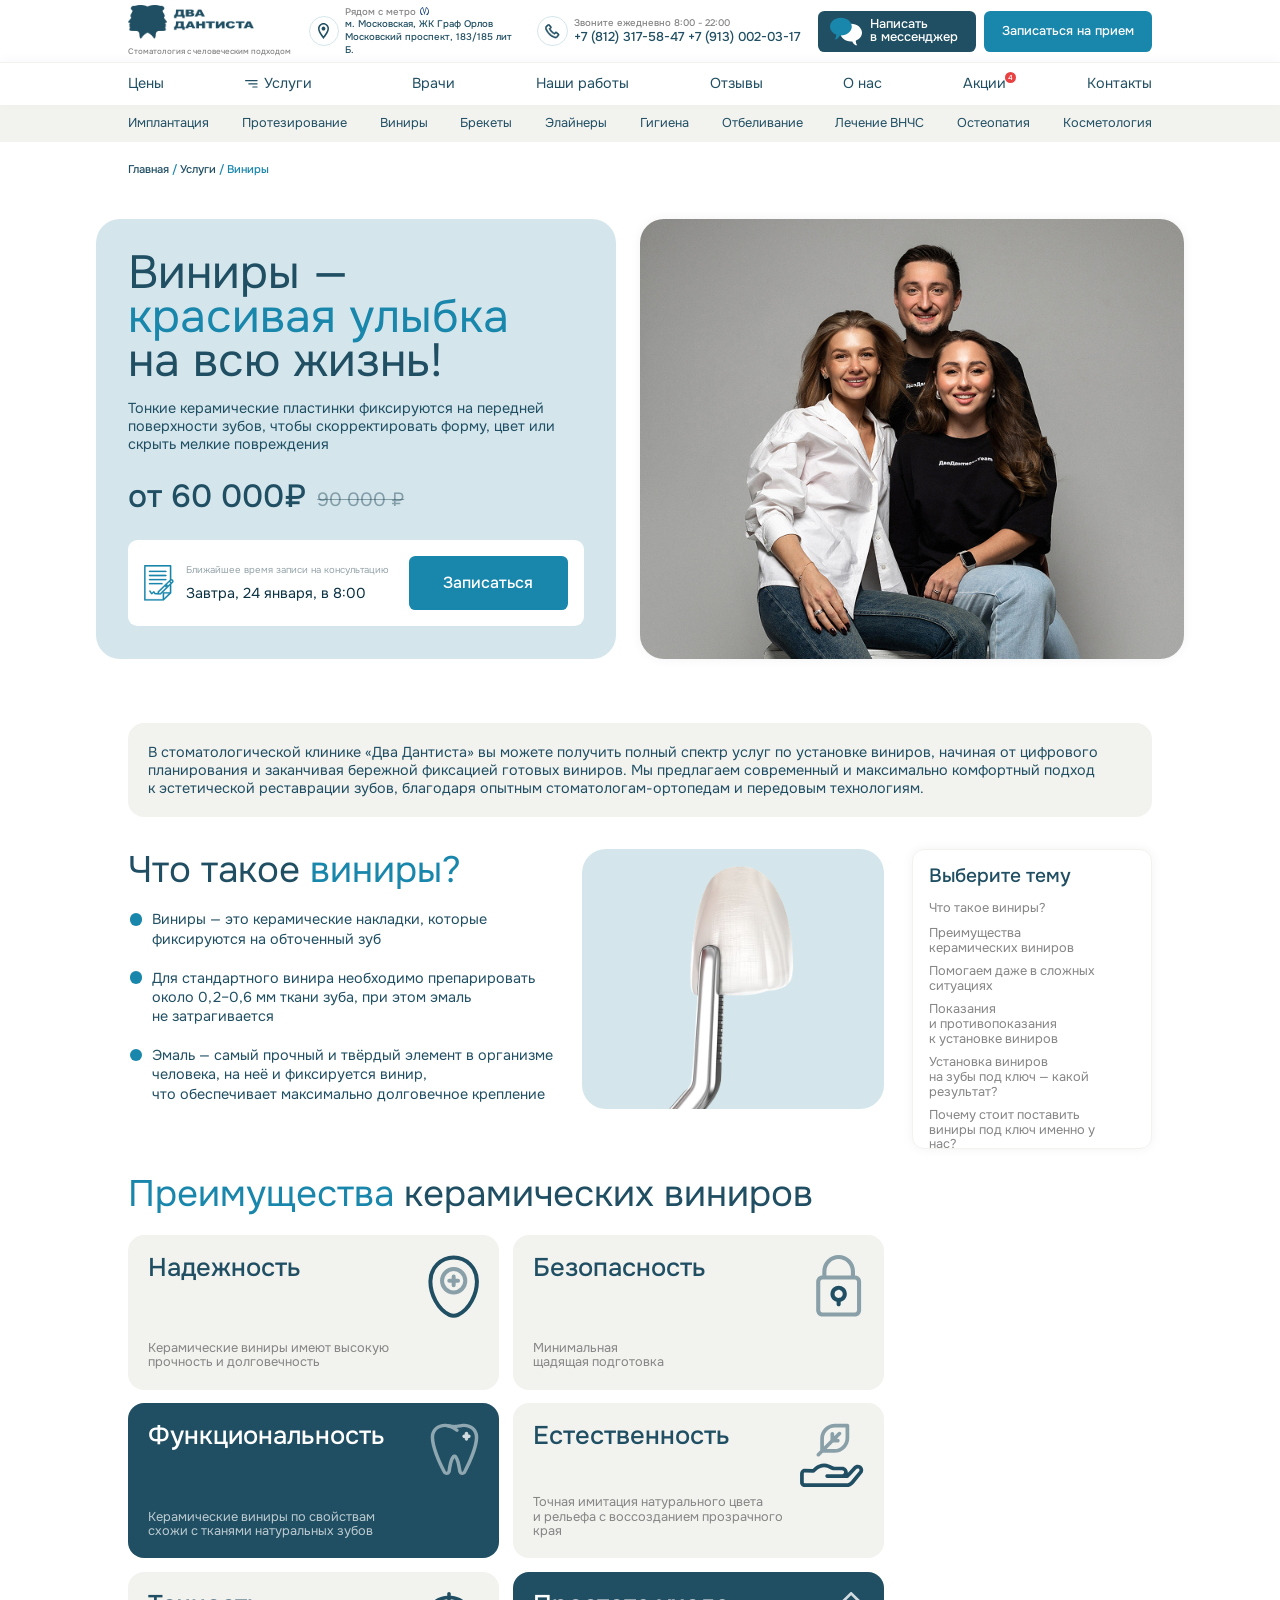
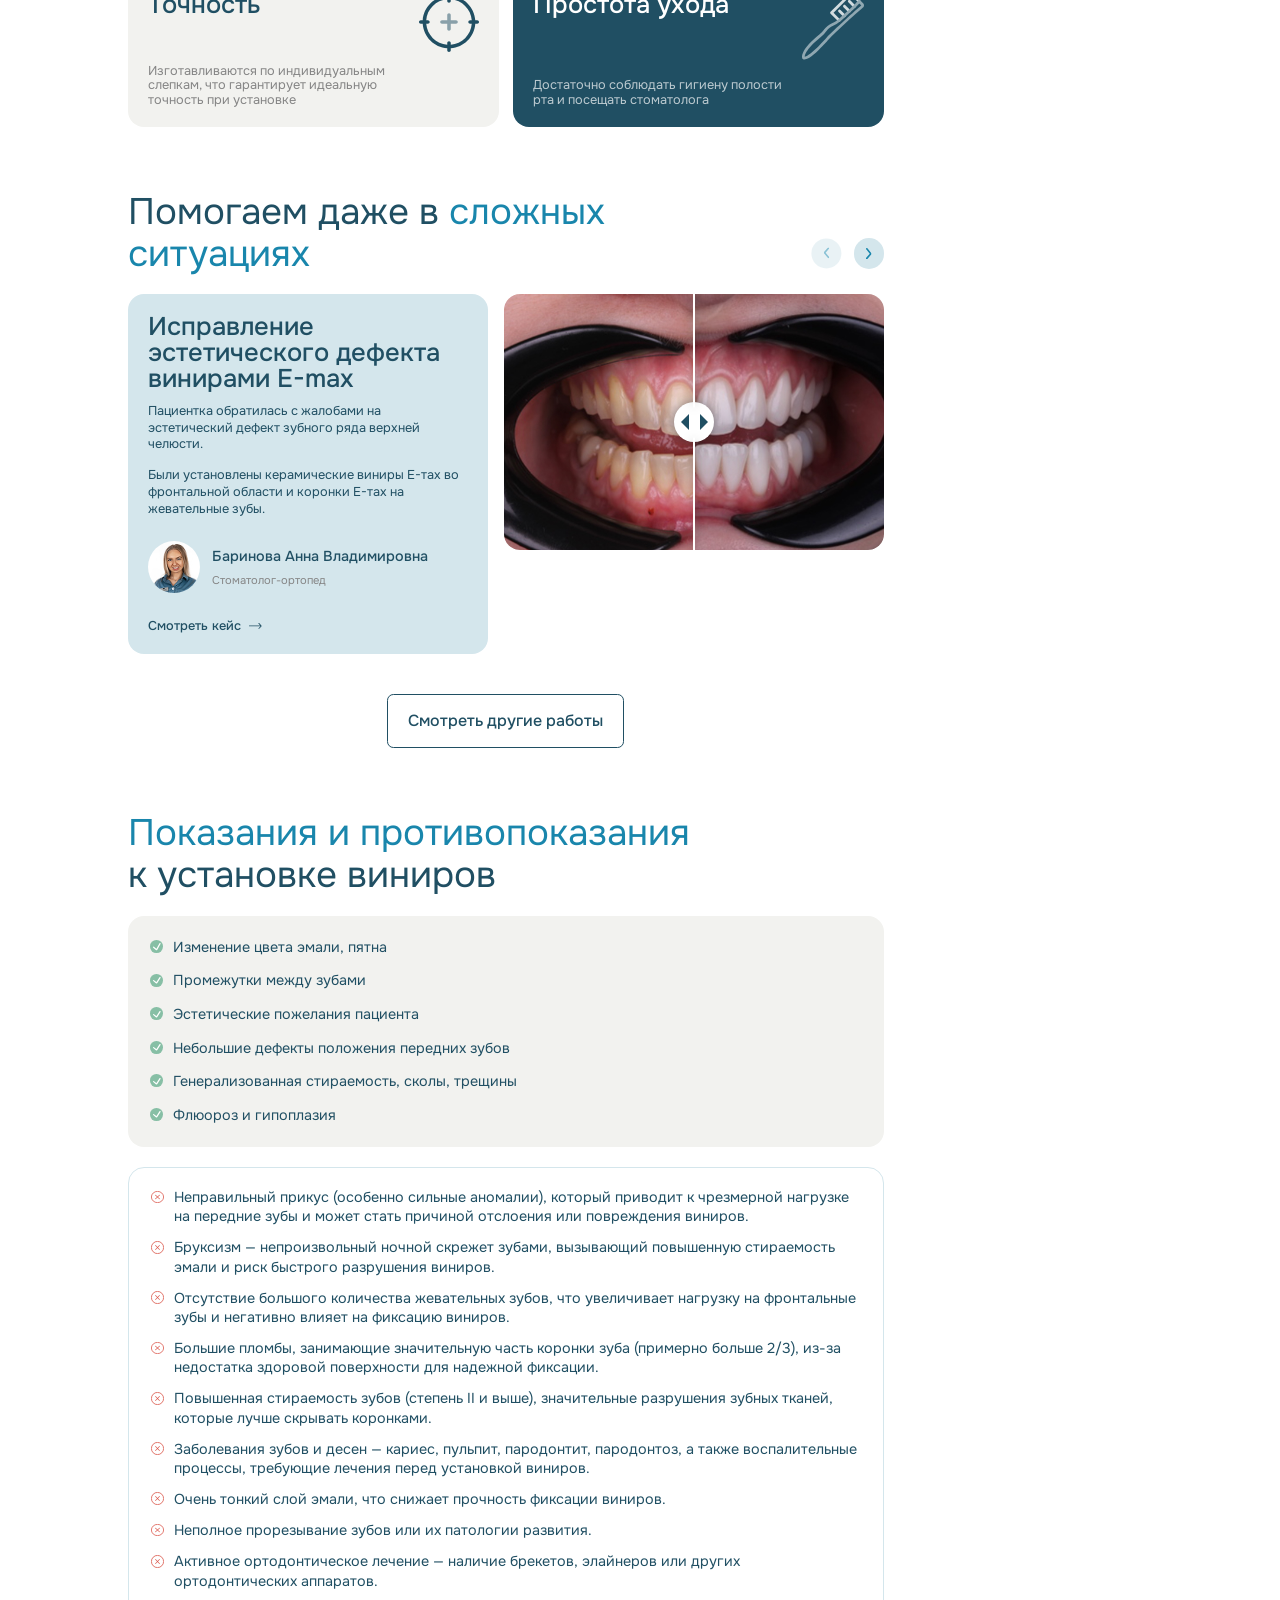
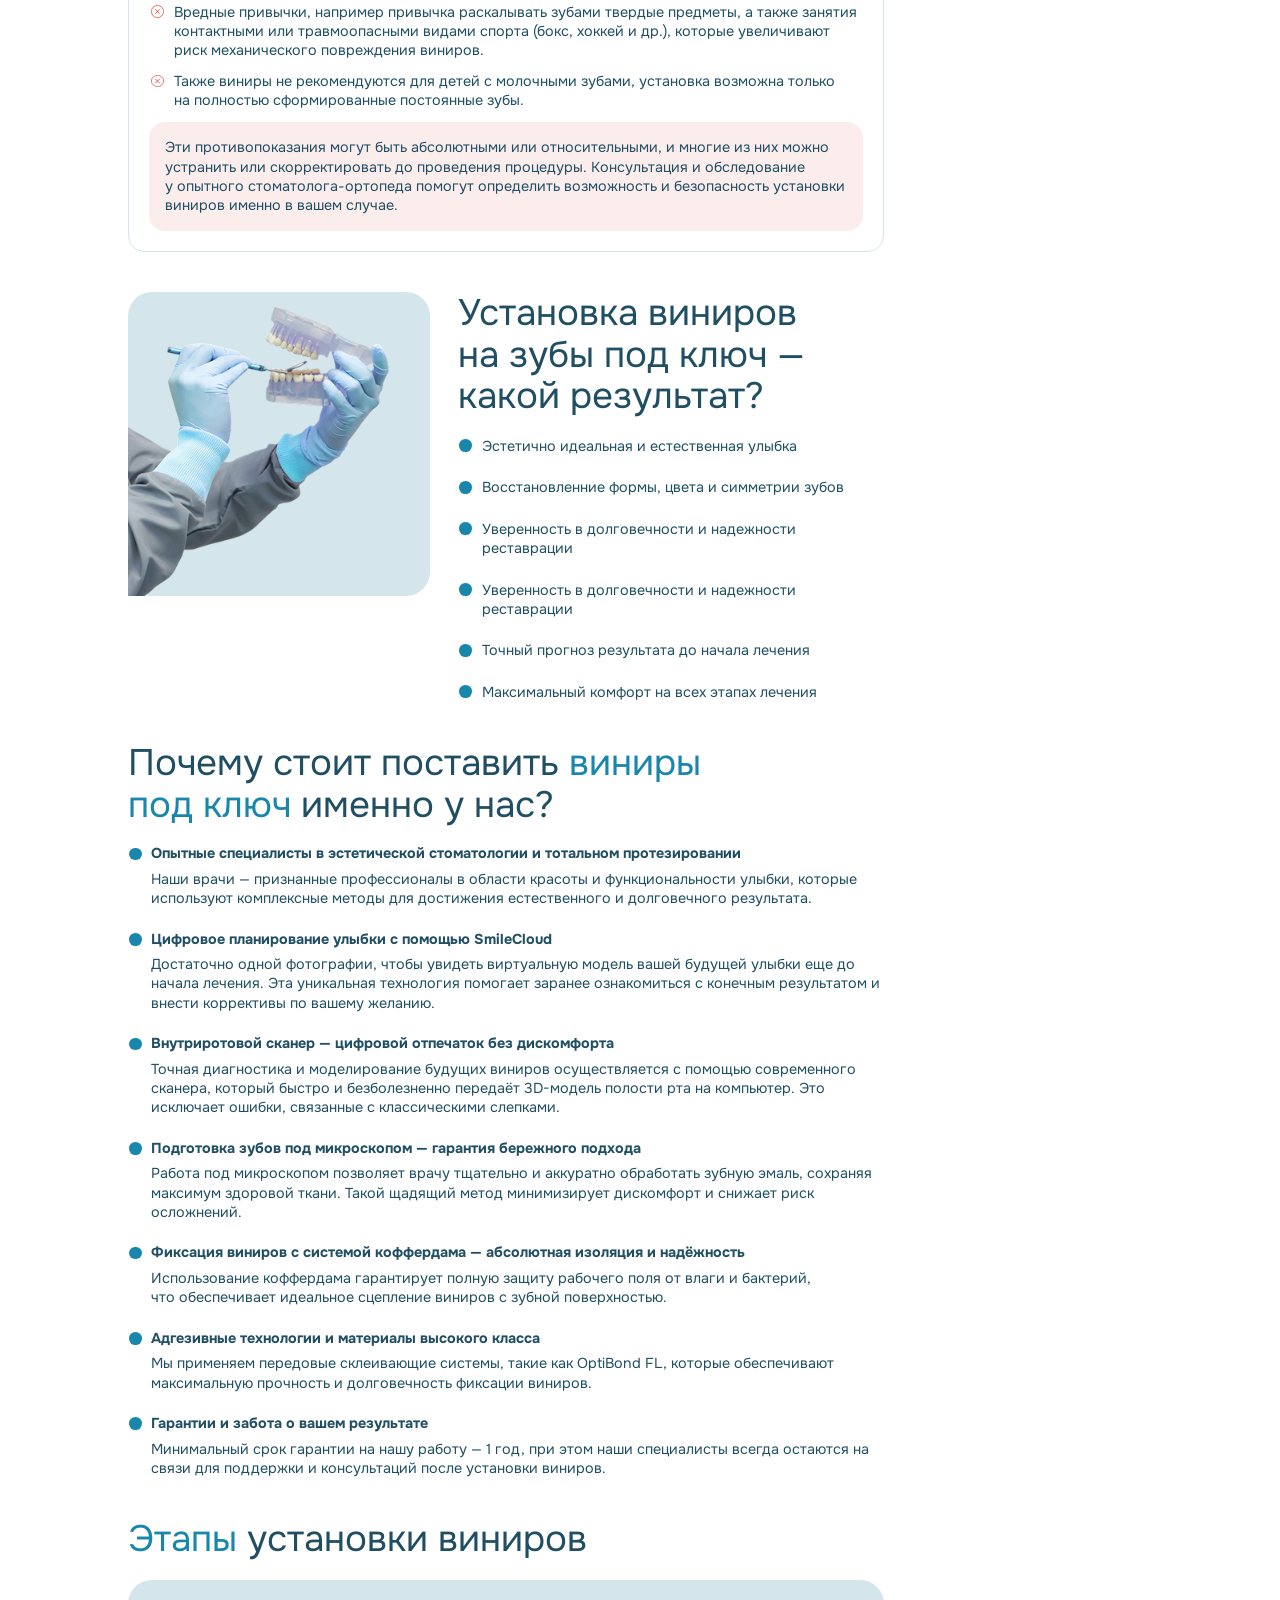
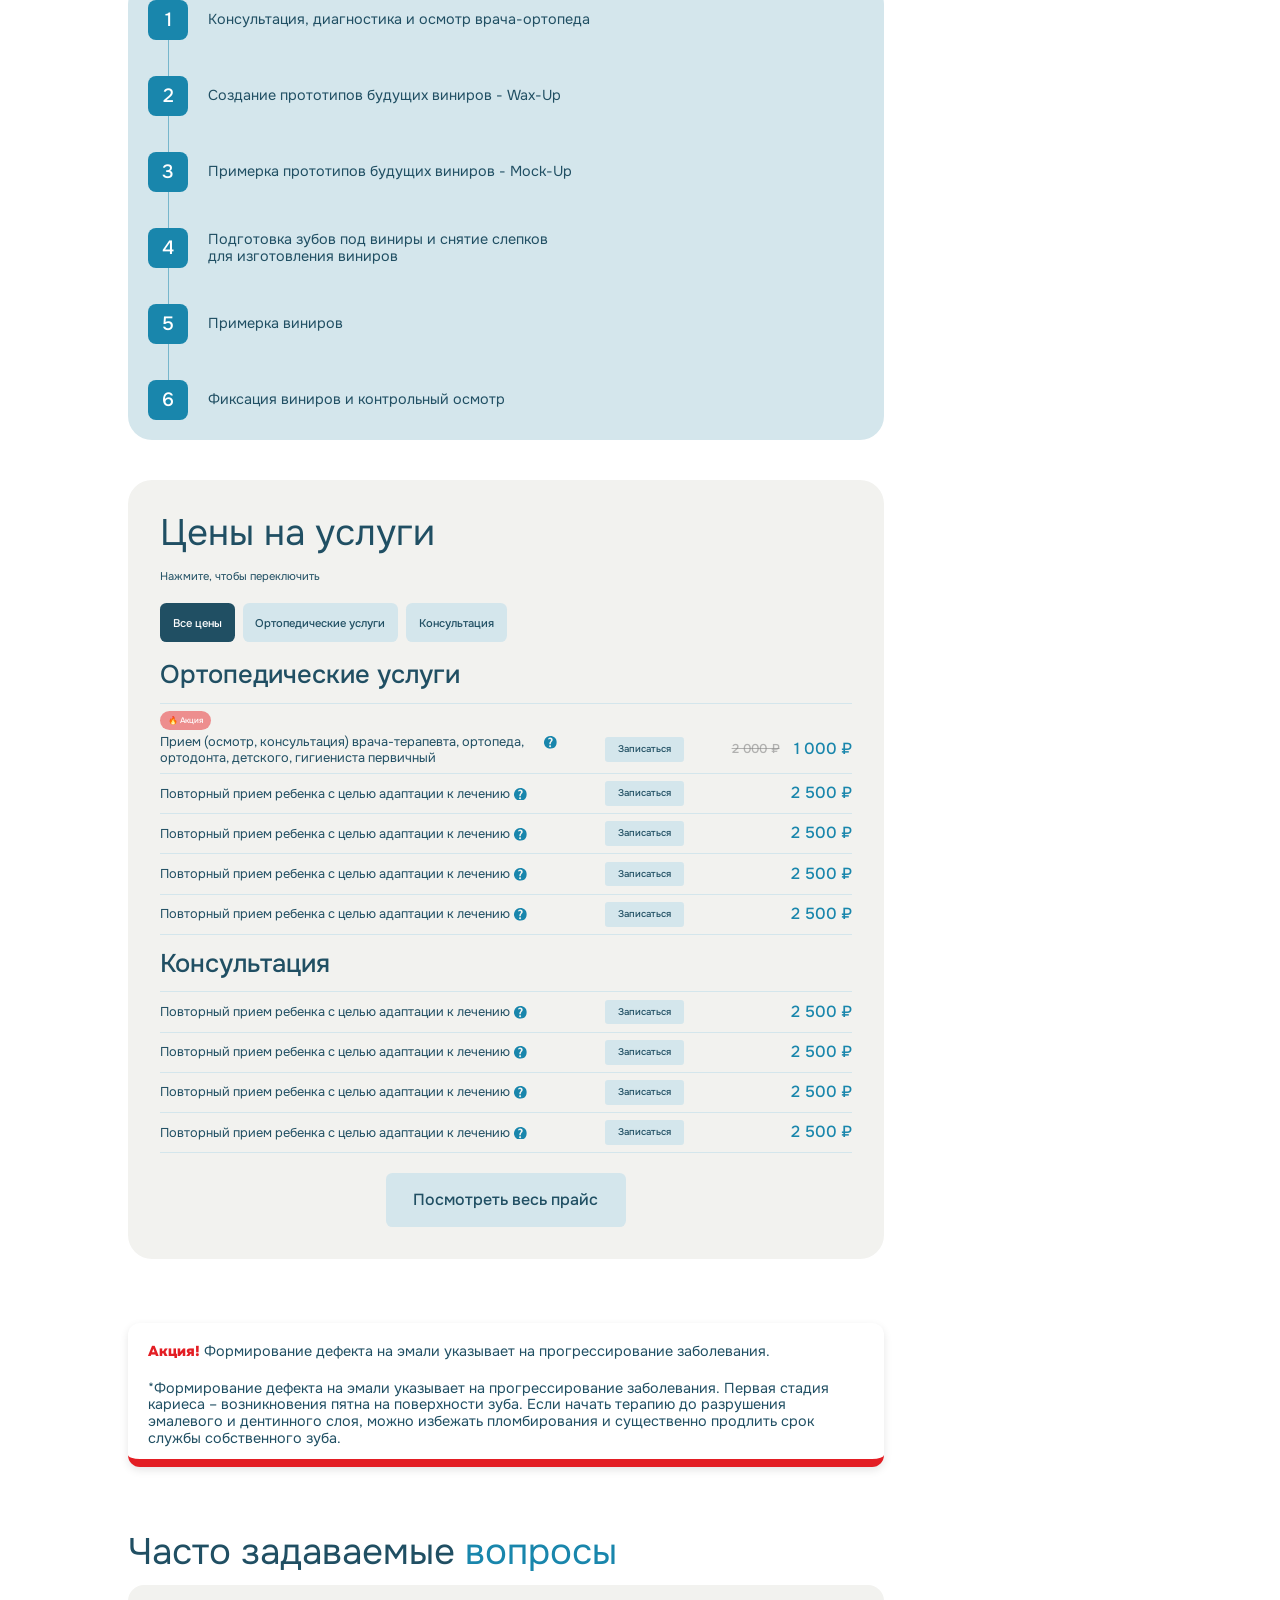
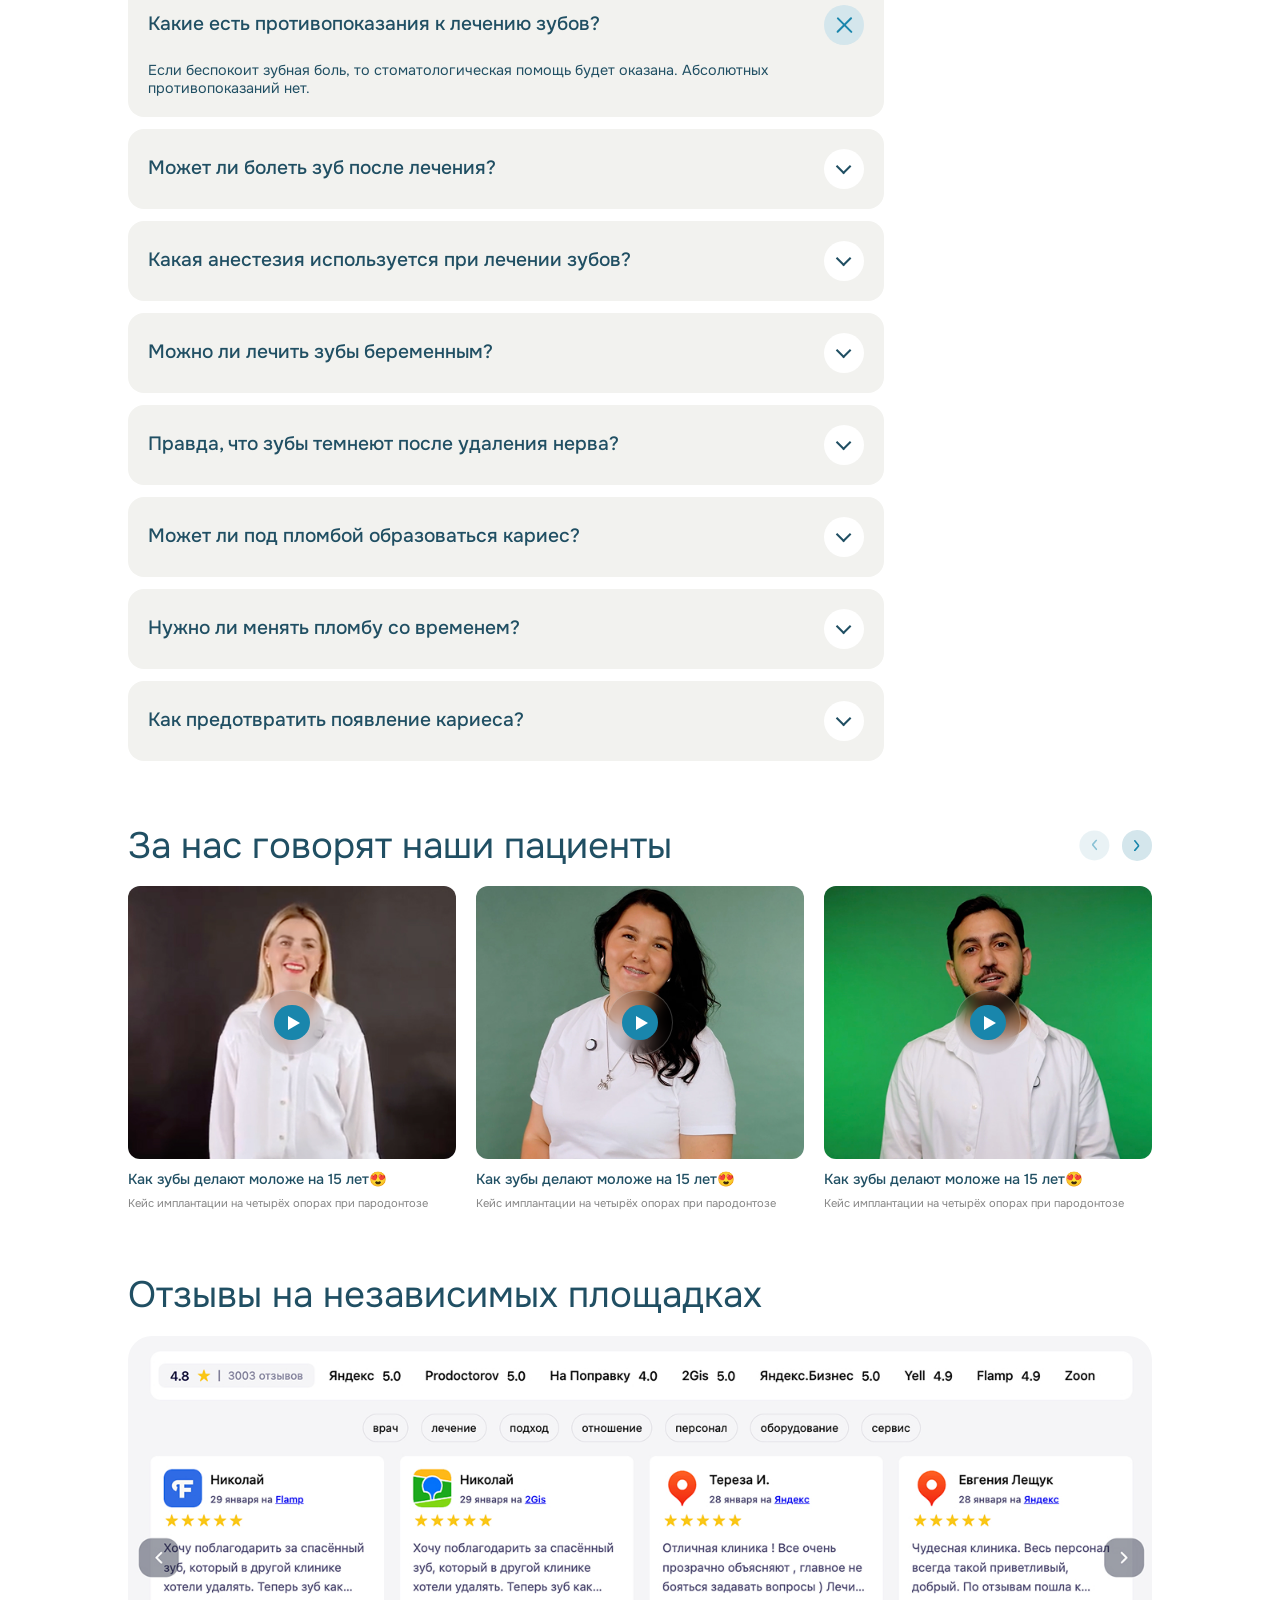
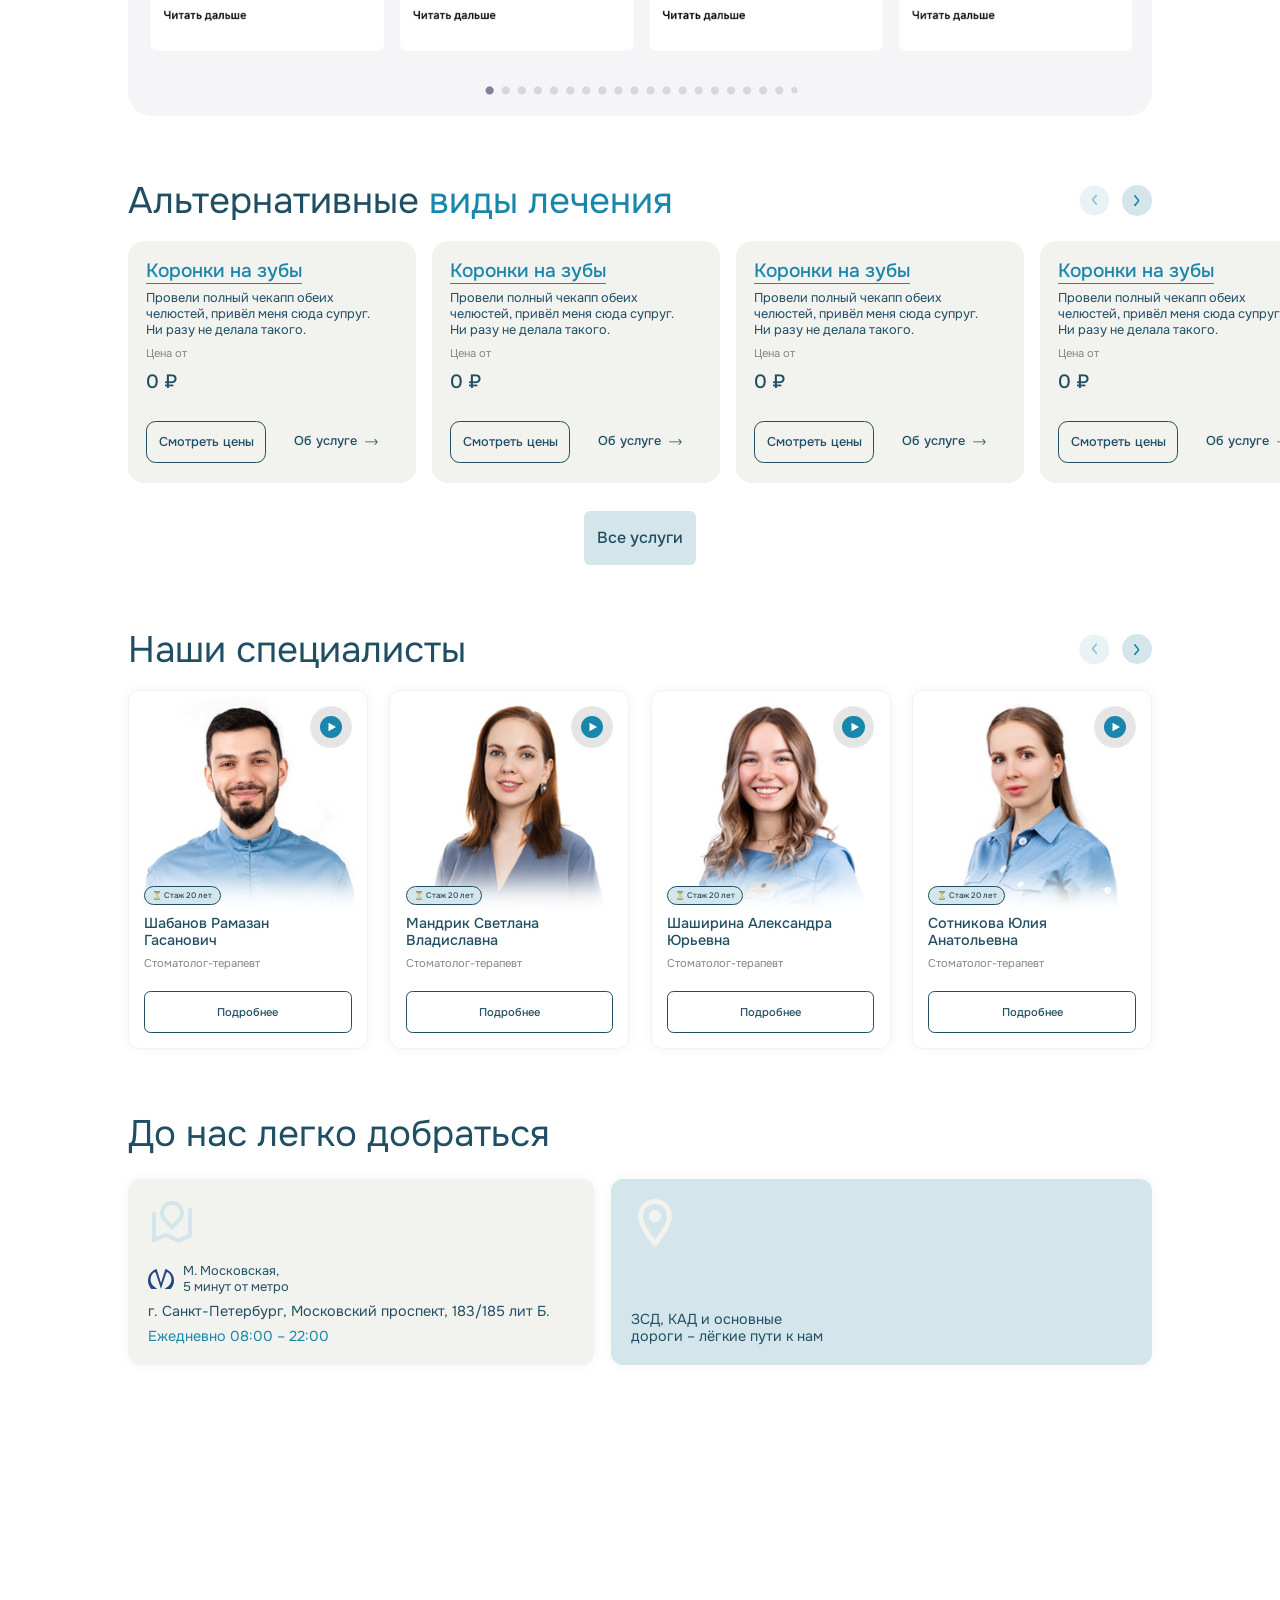
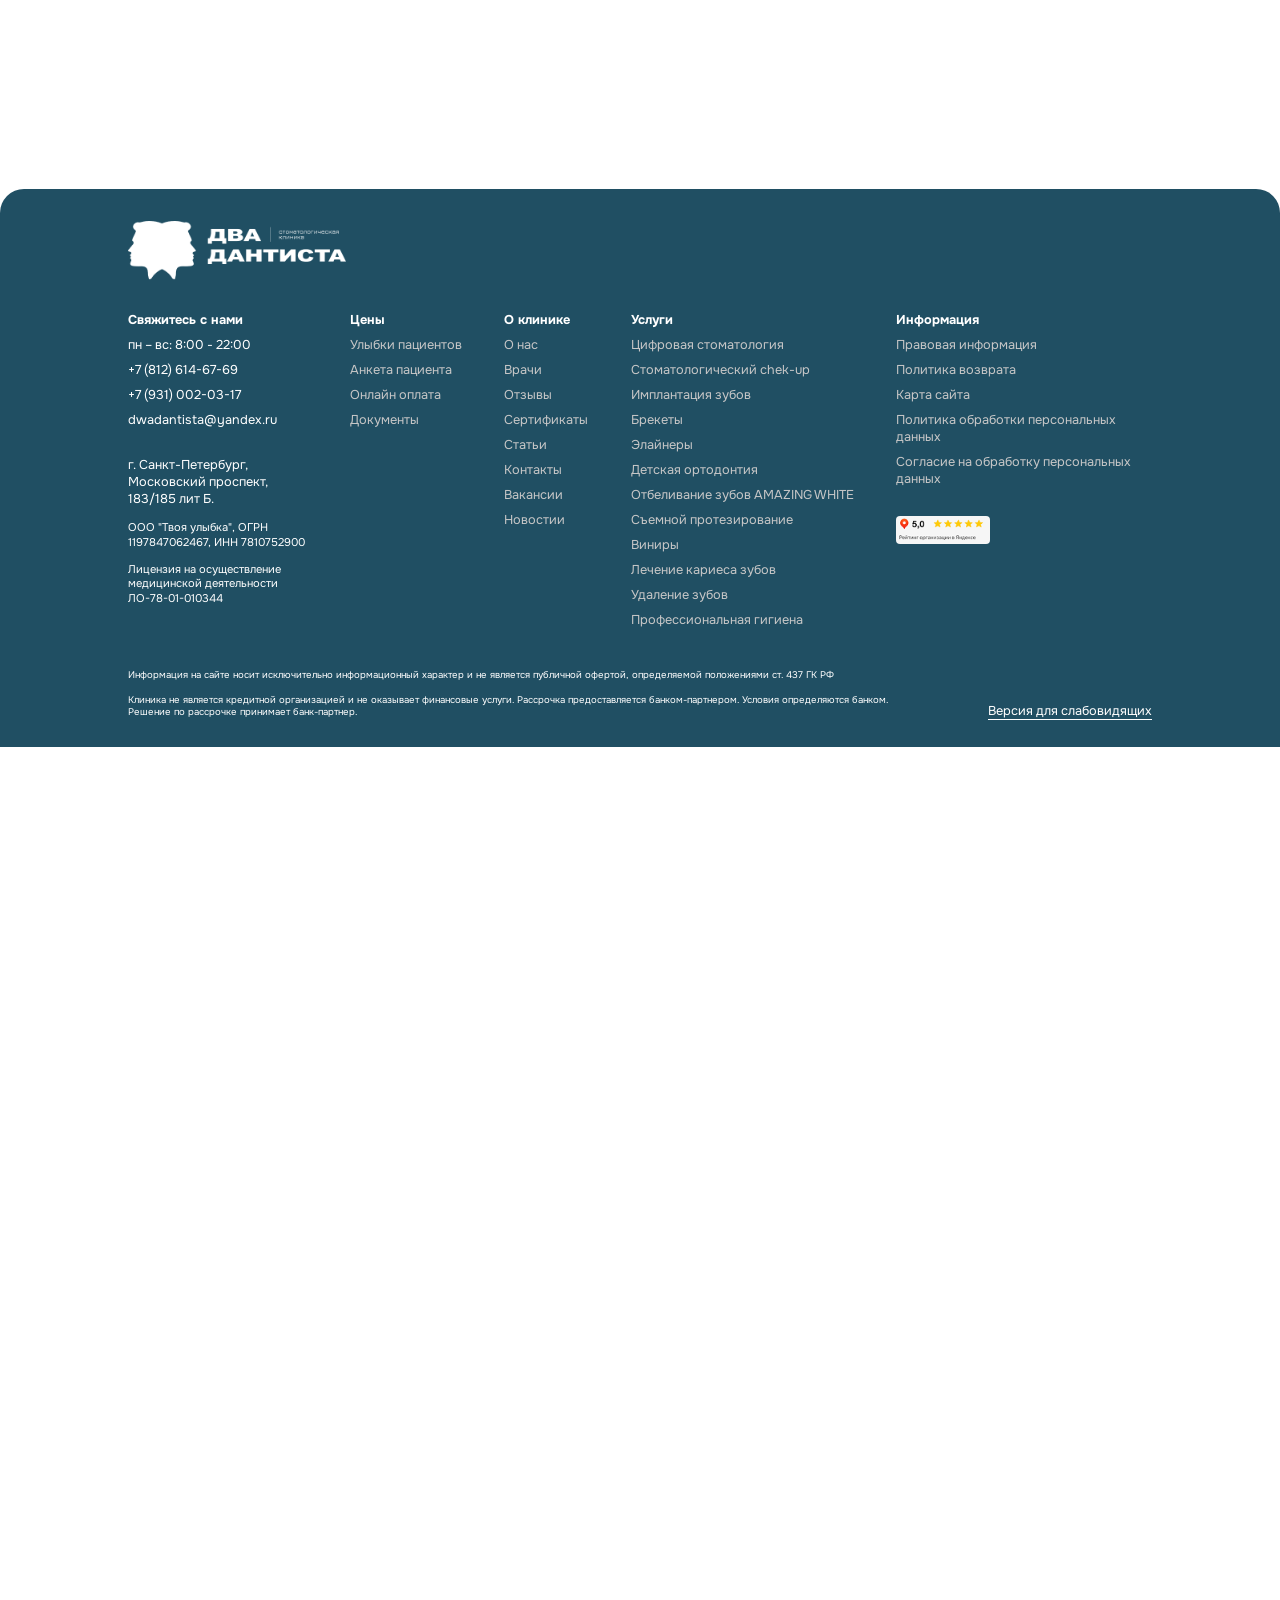
<file: service.html>
<!DOCTYPE html>
<html lang="ru">
	<head>
		<meta http-equiv="Content-Type" content="text/html; charset=utf-8">
		<!-- Переключение IE в последнию версию, на случай если в настройках пользователя стоит меньшая -->
		<meta http-equiv="X-UA-Compatible" content="IE=edge">

		<!-- Адаптирование страницы для мобильных устройств -->
		<meta name="viewport" content="width=device-width, initial-scale=1, maximum-scale=1">

		<!-- Запрет распознования номера телефона -->
		<meta name="format-detection" content="telephone=no">
		<meta name="SKYPE_TOOLBAR" content ="SKYPE_TOOLBAR_PARSER_COMPATIBLE">

		<!-- Заголовок страницы -->
		<title>Два Дантиста</title>

		<!-- Данное значение часто используют(использовали) поисковые системы -->
		<meta name="description" content="">
		<meta name="keywords" content="">

		<!-- Традиционная иконка сайта, размер 16x16, прозрачность поддерживается. Рекомендуемый формат: .ico или .png -->
		<link rel="shortcut icon" href="favicon.ico">

		<meta name="theme-color" content="#ffffff">

		<link rel="preconnect" href="https://fonts.googleapis.com">
		<link rel="preconnect" href="https://fonts.gstatic.com" crossorigin>
		<link href="https://fonts.googleapis.com/css2?family=Onest:wght@100..900&display=swap" rel="stylesheet">

		<!-- Подключение файлов стилей -->
		<link rel="stylesheet" href="css/swiper-bundle.min.css">
		<link rel="stylesheet" href="css/fancybox.css">
		<link rel="stylesheet" href="css/twentytwenty.css">
		<link rel="stylesheet" href="css/styles.css">

		<link rel="stylesheet" href="css/response_1299.css" media="(max-width: 1319px)">
		<link rel="stylesheet" href="css/response_1199.css" media="(max-width: 1199px)">
		<link rel="stylesheet" href="css/response_1023.css" media="(max-width: 1023px)">
		<link rel="stylesheet" href="css/response_767.css" media="(max-width: 767px)">
		<link rel="stylesheet" href="css/response_479.css" media="(max-width: 479px)">
	</head>
	<body>
		<div class="wrap">
			<div class="main">
				<!-- Шапка -->
				<header class="header">
					<div class="header__mob">
						<div class="header__mob-top">
							<div class="cont _flex">
								<div class="header__contacts">
									<div class="header__contacts-metro">
										М. Московская, 5 минут от метро
									</div>
									<div class="header__contacts-adres">
										Московский пр-т, 183/185 лит Б.
									</div>
									<div class="header__contacts-time">
										Ежедневно 08:00 – 22:00
									</div>
								</div>

								<button data-content="#modal-write" class="header__write modal-btn">
									<span class="header__write-icon">
										<img data-src="images/write.svg" src="images/img_plug.png" alt="" class="lazyload">
									</span>
									<span class="header__write-text">Написать в&nbsp;мессенджер</span>
								</button>
							</div>
						</div>
					</div>
					<div class="header__topwrap">
						<div class="header__top">
							<div class="cont _flex">
								<div class="header__logo">
									<a href="/" class="header__logo-link">
										<img src="images/logo.png" alt="">
									</a>
									
									<div class="header__logo-slogan">Стоматология с человеческим подходом</div>
								</div>

								<div class="header__adres _flex">
									<div class="header__adres-icon">
										<img data-src="images/marker.svg" src="images/img_plug.png" alt="" class="lazyload">
									</div>
									<div class="header__adres-box">
										<div class="header__adres-title _flex"><span>Рядом с метро</span> <img src="images/metro.svg" alt=""></div>

										<div class="header__adres-text">м. Московская, ЖК Граф Орлов Московский проспект, 183/185 лит Б.</div>
									</div>
								</div>

								<div class="header__contact _flex">
									<div class="header__contact-icon">
										<img data-src="images/tel.svg" src="images/img_plug.png" alt="" class="lazyload">
									</div>
									<div class="header__contact-box">
										<div class="header__contact-title _flex">Звоните ежедневно 8:00 - 22:00</div>

										<div class="header__contact-text">
											<a href="tel:+78123175847">+7 (812) 317-58-47</a> <a href="tel:+79130020317">+7 (913) 002-03-17</a>
										</div>
									</div>
								</div>

								<div class="header__btns _flex">
									<button data-content="#modal-write" class="header__write modal-btn">
										<span class="header__write-icon">
											<img data-src="images/write.svg" src="images/img_plug.png" alt="" class="lazyload">
										</span>
										<span class="header__write-text">Написать в&nbsp;мессенджер</span>
									</button>
									<button data-content="#modal-request" class="header__request modal-btn">Записаться на прием</button>
								</div>

								<a href="tel:+78123175847" class="mob-phone"></a>

								<button type="button" class="mob-menu-btn">
									<span></span>
									<span></span>
									<span></span>
								</button>
							</div>
						</div>
					</div>
					<div class="header__info">
						<div class="cont">
							<nav class="header-menu _flex">
								<div class="header-menu__item">
									<a href="/" class="header-menu__link">Цены</a>
								</div>
								<div class="header-menu__item">
									<a href="/" class="header-menu__link _sub">
										<span class="header-menu__link-span">
											<svg class="header-menu__link-burger">
												<use xlink:href="images/sprite.svg#burger1"></use>
											</svg>
											<span>Услуги</span>
										</span>
									</a>

									<div class="submenu">
										<div class="cont">
											<div class="submenu__wrap">
												<button class="submenu__close">
													<svg>
														<use xlink:href="images/sprite.svg#close"></use>
													</svg>
												</button>
												<div class="submenu__items">
													<div class="submenu__item _active-pc">
														<a href="/" class="submenu__link _sub">Имплантация</a>

														<div class="submenu__list">
															<div class="submenu__list-title">Имплантация зубов</div>
															<div class="submenu__list-flex _flex">
																<div class="header-submenu _flex">
																	<div class="header-submenu__col">
																		<div class="header-submenu__title">
																			<a href="/">Имплант под ключ с коронкой</a>
																		</div>

																		<div class="header-submenu__sector">
																			<div class="header-submenu__subtitle">
																				<a href="/">ВИДЫ ИМПЛАНТАЦИИ</a>
																			</div>

																			<div class="header-submenu__items">
																				<div class="header-submenu__item">
																					<a href="/" class="header-submenu__link">Одномоментная имплантация</a>
																				</div>
																				<div class="header-submenu__item">
																					<a href="/" class="header-submenu__link">Одноэтапная имплантация</a>
																				</div>
																				<div class="header-submenu__item">
																					<a href="/" class="header-submenu__link">Двухэтапная имплантация</a>
																				</div>
																				<div class="header-submenu__item">
																					<a href="/" class="header-submenu__link">Имплантация без костной пластинки</a>
																				</div>
																				<div class="header-submenu__item">
																					<a href="/" class="header-submenu__link">Скуловая имплантация</a>
																				</div>
																				<div class="header-submenu__item">
																					<a href="/" class="header-submenu__link">Трансназальная имплантация</a>
																				</div>
																				<div class="header-submenu__item">
																					<a href="/" class="header-submenu__link">При неправильном прикусе</a>
																				</div>
																				<div class="header-submenu__item">
																					<a href="/" class="header-submenu__link">Бережная имплантация</a>
																				</div>
																				<div class="header-submenu__item">
																					<a href="/" class="header-submenu__link">Пересадка зуба мудрости</a>
																				</div>
																			</div>
																		</div>
																	</div>
																	<div class="header-submenu__col">
																		<div class="header-submenu__title">
																			<a href="/">Имплантация в рассрочку🔥</a>
																		</div>

																		<div class="header-submenu__sector">
																			<div class="header-submenu__subtitle">
																				<a href="/">ПРИ НЕДОСТАТКИ КОСТИ ИЛИ ДЕСНЫ</a>
																			</div>

																			<div class="header-submenu__items">
																				<div class="header-submenu__item">
																					<a href="/" class="header-submenu__link">Костная пластинка</a>
																				</div>
																				<div class="header-submenu__item">
																					<a href="/" class="header-submenu__link">Синус-лифтинг</a>
																				</div>
																				<div class="header-submenu__item">
																					<a href="/" class="header-submenu__link">Наращивание десны</a>
																				</div>
																			</div>
																		</div>

																		<div class="header-submenu__sector">
																			<div class="header-submenu__subtitle">
																				<a href="/">ИМПЛАНТАЦИЯ ВО СНЕ</a>
																			</div>

																			<div class="header-submenu__items">
																				<div class="header-submenu__item">
																					<a href="/" class="header-submenu__link">Имплантация зубов под наркозом</a>
																				</div>
																				<div class="header-submenu__item">
																					<a href="/" class="header-submenu__link">Имплантация зубов под седацией</a>
																				</div>
																			</div>
																		</div>
																	</div>
																</div>

																<div class="header-product">
																	<div class="header-product__name">
																		<a href="/">Имплантация зубов Osstem</a>
																	</div>

																	<div class="header-product__desc">Наша миссия — повышать качество жизни людей, и этим пропитано все.</div>

																	<div class="header-product__prices _flex">
																		<div class="header-product__price">0 ₽</div>
																		<div class="header-product__oldprice">9 000 ₽</div>
																	</div>

																	<a href="/" class="header-product__thumb">
																		<img data-src="images/tmp/product1.png" src="images/img_plug.png" alt="" class="lazyload">
																	</a>

																	<a href="/" class="btn-blue btn-blue_h">Подробнее</a>
																</div>
															</div>
														</div>
													</div>
													<div class="submenu__item">
														<a href="/" class="submenu__link _sub">Протезирование</a>

														<div class="submenu__list">
															<div class="submenu__list-title">Протезирование зубов</div>
															<div class="submenu__list-flex _flex">
																<div class="header-submenu _flex">
																	<div class="header-submenu__col">
																		<div class="header-submenu__title">
																			<a href="/">Имплант под ключ с коронкой</a>
																		</div>

																		<div class="header-submenu__sector">
																			<div class="header-submenu__subtitle">
																				<a href="/">ВИДЫ ИМПЛАНТАЦИИ</a>
																			</div>

																			<div class="header-submenu__items">
																				<div class="header-submenu__item">
																					<a href="/" class="header-submenu__link">Одномоментная имплантация</a>
																				</div>
																				<div class="header-submenu__item">
																					<a href="/" class="header-submenu__link">Одноэтапная имплантация</a>
																				</div>
																				<div class="header-submenu__item">
																					<a href="/" class="header-submenu__link">Двухэтапная имплантация</a>
																				</div>
																				<div class="header-submenu__item">
																					<a href="/" class="header-submenu__link">Имплантация без костной пластинки</a>
																				</div>
																				<div class="header-submenu__item">
																					<a href="/" class="header-submenu__link">Скуловая имплантация</a>
																				</div>
																				<div class="header-submenu__item">
																					<a href="/" class="header-submenu__link">Трансназальная имплантация</a>
																				</div>
																				<div class="header-submenu__item">
																					<a href="/" class="header-submenu__link">При неправильном прикусе</a>
																				</div>
																				<div class="header-submenu__item">
																					<a href="/" class="header-submenu__link">Бережная имплантация</a>
																				</div>
																				<div class="header-submenu__item">
																					<a href="/" class="header-submenu__link">Пересадка зуба мудрости</a>
																				</div>
																			</div>
																		</div>
																	</div>
																	<div class="header-submenu__col">
																		<div class="header-submenu__title">
																			<a href="/">Имплантация в рассрочку🔥</a>
																		</div>

																		<div class="header-submenu__sector">
																			<div class="header-submenu__subtitle">
																				<a href="/">ПРИ НЕДОСТАТКИ КОСТИ ИЛИ ДЕСНЫ</a>
																			</div>

																			<div class="header-submenu__items">
																				<div class="header-submenu__item">
																					<a href="/" class="header-submenu__link">Костная пластинка</a>
																				</div>
																				<div class="header-submenu__item">
																					<a href="/" class="header-submenu__link">Синус-лифтинг</a>
																				</div>
																				<div class="header-submenu__item">
																					<a href="/" class="header-submenu__link">Наращивание десны</a>
																				</div>
																			</div>
																		</div>

																		<div class="header-submenu__sector">
																			<div class="header-submenu__subtitle">
																				<a href="/">ИМПЛАНТАЦИЯ ВО СНЕ</a>
																			</div>

																			<div class="header-submenu__items">
																				<div class="header-submenu__item">
																					<a href="/" class="header-submenu__link">Имплантация зубов под наркозом</a>
																				</div>
																				<div class="header-submenu__item">
																					<a href="/" class="header-submenu__link">Имплантация зубов под седацией</a>
																				</div>
																			</div>
																		</div>
																	</div>
																</div>

																<div class="header-product">
																	<div class="header-product__name">
																		<a href="/">Имплантация зубов Osstem</a>
																	</div>

																	<div class="header-product__desc">Наша миссия — повышать качество жизни людей, и этим пропитано все.</div>

																	<div class="header-product__prices _flex">
																		<div class="header-product__price">0 ₽</div>
																		<div class="header-product__oldprice">9 000 ₽</div>
																	</div>

																	<a href="/" class="header-product__thumb">
																		<img data-src="images/tmp/product1.png" src="images/img_plug.png" alt="" class="lazyload">
																	</a>

																	<a href="/" class="btn-blue btn-blue_h">Подробнее</a>
																</div>
															</div>
														</div>
													</div>
													<div class="submenu__item">
														<a href="/" class="submenu__link _sub">Виниры</a>

														<div class="submenu__list">
															<div class="submenu__list-title">Виниры</div>
															<div class="submenu__list-flex _flex">
																<div class="header-submenu _flex">
																	<div class="header-submenu__col">
																		<div class="header-submenu__title">
																			<a href="/">Имплант под ключ с коронкой</a>
																		</div>

																		<div class="header-submenu__sector">
																			<div class="header-submenu__subtitle">
																				<a href="/">ВИДЫ ИМПЛАНТАЦИИ</a>
																			</div>

																			<div class="header-submenu__items">
																				<div class="header-submenu__item">
																					<a href="/" class="header-submenu__link">Одномоментная имплантация</a>
																				</div>
																				<div class="header-submenu__item">
																					<a href="/" class="header-submenu__link">Одноэтапная имплантация</a>
																				</div>
																				<div class="header-submenu__item">
																					<a href="/" class="header-submenu__link">Двухэтапная имплантация</a>
																				</div>
																				<div class="header-submenu__item">
																					<a href="/" class="header-submenu__link">Имплантация без костной пластинки</a>
																				</div>
																				<div class="header-submenu__item">
																					<a href="/" class="header-submenu__link">Скуловая имплантация</a>
																				</div>
																				<div class="header-submenu__item">
																					<a href="/" class="header-submenu__link">Трансназальная имплантация</a>
																				</div>
																				<div class="header-submenu__item">
																					<a href="/" class="header-submenu__link">При неправильном прикусе</a>
																				</div>
																				<div class="header-submenu__item">
																					<a href="/" class="header-submenu__link">Бережная имплантация</a>
																				</div>
																				<div class="header-submenu__item">
																					<a href="/" class="header-submenu__link">Пересадка зуба мудрости</a>
																				</div>
																			</div>
																		</div>
																	</div>
																	<div class="header-submenu__col">
																		<div class="header-submenu__title">
																			<a href="/">Имплантация в рассрочку🔥</a>
																		</div>

																		<div class="header-submenu__sector">
																			<div class="header-submenu__subtitle">
																				<a href="/">ПРИ НЕДОСТАТКИ КОСТИ ИЛИ ДЕСНЫ</a>
																			</div>

																			<div class="header-submenu__items">
																				<div class="header-submenu__item">
																					<a href="/" class="header-submenu__link">Костная пластинка</a>
																				</div>
																				<div class="header-submenu__item">
																					<a href="/" class="header-submenu__link">Синус-лифтинг</a>
																				</div>
																				<div class="header-submenu__item">
																					<a href="/" class="header-submenu__link">Наращивание десны</a>
																				</div>
																			</div>
																		</div>

																		<div class="header-submenu__sector">
																			<div class="header-submenu__subtitle">
																				<a href="/">ИМПЛАНТАЦИЯ ВО СНЕ</a>
																			</div>

																			<div class="header-submenu__items">
																				<div class="header-submenu__item">
																					<a href="/" class="header-submenu__link">Имплантация зубов под наркозом</a>
																				</div>
																				<div class="header-submenu__item">
																					<a href="/" class="header-submenu__link">Имплантация зубов под седацией</a>
																				</div>
																			</div>
																		</div>
																	</div>
																</div>

																<div class="header-product">
																	<div class="header-product__name">
																		<a href="/">Имплантация зубов Osstem</a>
																	</div>

																	<div class="header-product__desc">Наша миссия — повышать качество жизни людей, и этим пропитано все.</div>

																	<div class="header-product__prices _flex">
																		<div class="header-product__price">0 ₽</div>
																		<div class="header-product__oldprice">9 000 ₽</div>
																	</div>

																	<a href="/" class="header-product__thumb">
																		<img data-src="images/tmp/product1.png" src="images/img_plug.png" alt="" class="lazyload">
																	</a>

																	<a href="/" class="btn-blue btn-blue_h">Подробнее</a>
																</div>
															</div>
														</div>
													</div>
													<div class="submenu__item">
														<a href="/" class="submenu__link _sub">Брекеты</a>
													</div>
													<div class="submenu__item">
														<a href="/" class="submenu__link _sub">Элайнеры</a>
													</div>
													<div class="submenu__item">
														<a href="/" class="submenu__link _sub">Гигиена</a>
													</div>
													<div class="submenu__item">
														<a href="/" class="submenu__link _sub">Отбеливание</a>
													</div>
													<div class="submenu__item">
														<a href="/" class="submenu__link _sub">Лечение ВНЧС</a>
													</div>
													<div class="submenu__item">
														<a href="/" class="submenu__link _sub">Остеопатия</a>
													</div>
													<div class="submenu__item">
														<a href="/" class="submenu__link _sub">Косметология</a>
													</div>
												</div>
											</div>
										</div>
									</div>
								</div>
								<div class="header-menu__item">
									<a href="/" class="header-menu__link _sub">
										<span class="header-menu__link-span">Врачи</span>
									</a>

									<div class="submenu">
										<div class="cont">
											<div class="submenu__wrap">
												<button class="submenu__close">
													<svg>
														<use xlink:href="images/sprite.svg#close"></use>
													</svg>
												</button>
												<div class="submenu__items">
													<div class="submenu__item _active-pc">
														<a href="/" class="submenu__link _sub">Имплантация</a>

														<div class="submenu__list">
															<div class="submenu__list-title">Имплантация зубов</div>
															<div class="submenu__list-flex _flex">
																<div class="header-submenu _flex">
																	<div class="header-submenu__col">
																		<div class="header-submenu__title">
																			<a href="/">Имплант под ключ с коронкой</a>
																		</div>

																		<div class="header-submenu__sector">
																			<div class="header-submenu__subtitle">
																				<a href="/">ВИДЫ ИМПЛАНТАЦИИ</a>
																			</div>

																			<div class="header-submenu__items">
																				<div class="header-submenu__item">
																					<a href="/" class="header-submenu__link">Одномоментная имплантация</a>
																				</div>
																				<div class="header-submenu__item">
																					<a href="/" class="header-submenu__link">Одноэтапная имплантация</a>
																				</div>
																				<div class="header-submenu__item">
																					<a href="/" class="header-submenu__link">Двухэтапная имплантация</a>
																				</div>
																				<div class="header-submenu__item">
																					<a href="/" class="header-submenu__link">Имплантация без костной пластинки</a>
																				</div>
																				<div class="header-submenu__item">
																					<a href="/" class="header-submenu__link">Скуловая имплантация</a>
																				</div>
																				<div class="header-submenu__item">
																					<a href="/" class="header-submenu__link">Трансназальная имплантация</a>
																				</div>
																				<div class="header-submenu__item">
																					<a href="/" class="header-submenu__link">При неправильном прикусе</a>
																				</div>
																				<div class="header-submenu__item">
																					<a href="/" class="header-submenu__link">Бережная имплантация</a>
																				</div>
																				<div class="header-submenu__item">
																					<a href="/" class="header-submenu__link">Пересадка зуба мудрости</a>
																				</div>
																			</div>
																		</div>
																	</div>
																	<div class="header-submenu__col">
																		<div class="header-submenu__title">
																			<a href="/">Имплантация в рассрочку🔥</a>
																		</div>

																		<div class="header-submenu__sector">
																			<div class="header-submenu__subtitle">
																				<a href="/">ПРИ НЕДОСТАТКИ КОСТИ ИЛИ ДЕСНЫ</a>
																			</div>

																			<div class="header-submenu__items">
																				<div class="header-submenu__item">
																					<a href="/" class="header-submenu__link">Костная пластинка</a>
																				</div>
																				<div class="header-submenu__item">
																					<a href="/" class="header-submenu__link">Синус-лифтинг</a>
																				</div>
																				<div class="header-submenu__item">
																					<a href="/" class="header-submenu__link">Наращивание десны</a>
																				</div>
																			</div>
																		</div>

																		<div class="header-submenu__sector">
																			<div class="header-submenu__subtitle">
																				<a href="/">ИМПЛАНТАЦИЯ ВО СНЕ</a>
																			</div>

																			<div class="header-submenu__items">
																				<div class="header-submenu__item">
																					<a href="/" class="header-submenu__link">Имплантация зубов под наркозом</a>
																				</div>
																				<div class="header-submenu__item">
																					<a href="/" class="header-submenu__link">Имплантация зубов под седацией</a>
																				</div>
																			</div>
																		</div>
																	</div>
																</div>

																<div class="header-product">
																	<div class="header-product__name">
																		<a href="/">Имплантация зубов Osstem</a>
																	</div>

																	<div class="header-product__desc">Наша миссия — повышать качество жизни людей, и этим пропитано все.</div>

																	<div class="header-product__prices _flex">
																		<div class="header-product__price">0 ₽</div>
																		<div class="header-product__oldprice">9 000 ₽</div>
																	</div>

																	<a href="/" class="header-product__thumb">
																		<img data-src="images/tmp/product1.png" src="images/img_plug.png" alt="" class="lazyload">
																	</a>

																	<a href="/" class="btn-blue btn-blue_h">Подробнее</a>
																</div>
															</div>
														</div>
													</div>
													<div class="submenu__item">
														<a href="/" class="submenu__link _sub">Протезирование</a>

														<div class="submenu__list">
															<div class="submenu__list-title">Протезирование зубов</div>
															<div class="submenu__list-flex _flex">
																<div class="header-submenu _flex">
																	<div class="header-submenu__col">
																		<div class="header-submenu__title">
																			<a href="/">Имплант под ключ с коронкой</a>
																		</div>

																		<div class="header-submenu__sector">
																			<div class="header-submenu__subtitle">
																				<a href="/">ВИДЫ ИМПЛАНТАЦИИ</a>
																			</div>

																			<div class="header-submenu__items">
																				<div class="header-submenu__item">
																					<a href="/" class="header-submenu__link">Одномоментная имплантация</a>
																				</div>
																				<div class="header-submenu__item">
																					<a href="/" class="header-submenu__link">Одноэтапная имплантация</a>
																				</div>
																				<div class="header-submenu__item">
																					<a href="/" class="header-submenu__link">Двухэтапная имплантация</a>
																				</div>
																				<div class="header-submenu__item">
																					<a href="/" class="header-submenu__link">Имплантация без костной пластинки</a>
																				</div>
																				<div class="header-submenu__item">
																					<a href="/" class="header-submenu__link">Скуловая имплантация</a>
																				</div>
																				<div class="header-submenu__item">
																					<a href="/" class="header-submenu__link">Трансназальная имплантация</a>
																				</div>
																				<div class="header-submenu__item">
																					<a href="/" class="header-submenu__link">При неправильном прикусе</a>
																				</div>
																				<div class="header-submenu__item">
																					<a href="/" class="header-submenu__link">Бережная имплантация</a>
																				</div>
																				<div class="header-submenu__item">
																					<a href="/" class="header-submenu__link">Пересадка зуба мудрости</a>
																				</div>
																			</div>
																		</div>
																	</div>
																	<div class="header-submenu__col">
																		<div class="header-submenu__title">
																			<a href="/">Имплантация в рассрочку🔥</a>
																		</div>

																		<div class="header-submenu__sector">
																			<div class="header-submenu__subtitle">
																				<a href="/">ПРИ НЕДОСТАТКИ КОСТИ ИЛИ ДЕСНЫ</a>
																			</div>

																			<div class="header-submenu__items">
																				<div class="header-submenu__item">
																					<a href="/" class="header-submenu__link">Костная пластинка</a>
																				</div>
																				<div class="header-submenu__item">
																					<a href="/" class="header-submenu__link">Синус-лифтинг</a>
																				</div>
																				<div class="header-submenu__item">
																					<a href="/" class="header-submenu__link">Наращивание десны</a>
																				</div>
																			</div>
																		</div>

																		<div class="header-submenu__sector">
																			<div class="header-submenu__subtitle">
																				<a href="/">ИМПЛАНТАЦИЯ ВО СНЕ</a>
																			</div>

																			<div class="header-submenu__items">
																				<div class="header-submenu__item">
																					<a href="/" class="header-submenu__link">Имплантация зубов под наркозом</a>
																				</div>
																				<div class="header-submenu__item">
																					<a href="/" class="header-submenu__link">Имплантация зубов под седацией</a>
																				</div>
																			</div>
																		</div>
																	</div>
																</div>

																<div class="header-product">
																	<div class="header-product__name">
																		<a href="/">Имплантация зубов Osstem</a>
																	</div>

																	<div class="header-product__desc">Наша миссия — повышать качество жизни людей, и этим пропитано все.</div>

																	<div class="header-product__prices _flex">
																		<div class="header-product__price">0 ₽</div>
																		<div class="header-product__oldprice">9 000 ₽</div>
																	</div>

																	<a href="/" class="header-product__thumb">
																		<img data-src="images/tmp/product1.png" src="images/img_plug.png" alt="" class="lazyload">
																	</a>

																	<a href="/" class="btn-blue btn-blue_h">Подробнее</a>
																</div>
															</div>
														</div>
													</div>
													<div class="submenu__item">
														<a href="/" class="submenu__link _sub">Виниры</a>

														<div class="submenu__list">
															<div class="submenu__list-title">Виниры</div>
															<div class="submenu__list-flex _flex">
																<div class="header-submenu _flex">
																	<div class="header-submenu__col">
																		<div class="header-submenu__title">
																			<a href="/">Имплант под ключ с коронкой</a>
																		</div>

																		<div class="header-submenu__sector">
																			<div class="header-submenu__subtitle">
																				<a href="/">ВИДЫ ИМПЛАНТАЦИИ</a>
																			</div>

																			<div class="header-submenu__items">
																				<div class="header-submenu__item">
																					<a href="/" class="header-submenu__link">Одномоментная имплантация</a>
																				</div>
																				<div class="header-submenu__item">
																					<a href="/" class="header-submenu__link">Одноэтапная имплантация</a>
																				</div>
																				<div class="header-submenu__item">
																					<a href="/" class="header-submenu__link">Двухэтапная имплантация</a>
																				</div>
																				<div class="header-submenu__item">
																					<a href="/" class="header-submenu__link">Имплантация без костной пластинки</a>
																				</div>
																				<div class="header-submenu__item">
																					<a href="/" class="header-submenu__link">Скуловая имплантация</a>
																				</div>
																				<div class="header-submenu__item">
																					<a href="/" class="header-submenu__link">Трансназальная имплантация</a>
																				</div>
																				<div class="header-submenu__item">
																					<a href="/" class="header-submenu__link">При неправильном прикусе</a>
																				</div>
																				<div class="header-submenu__item">
																					<a href="/" class="header-submenu__link">Бережная имплантация</a>
																				</div>
																				<div class="header-submenu__item">
																					<a href="/" class="header-submenu__link">Пересадка зуба мудрости</a>
																				</div>
																			</div>
																		</div>
																	</div>
																	<div class="header-submenu__col">
																		<div class="header-submenu__title">
																			<a href="/">Имплантация в рассрочку🔥</a>
																		</div>

																		<div class="header-submenu__sector">
																			<div class="header-submenu__subtitle">
																				<a href="/">ПРИ НЕДОСТАТКИ КОСТИ ИЛИ ДЕСНЫ</a>
																			</div>

																			<div class="header-submenu__items">
																				<div class="header-submenu__item">
																					<a href="/" class="header-submenu__link">Костная пластинка</a>
																				</div>
																				<div class="header-submenu__item">
																					<a href="/" class="header-submenu__link">Синус-лифтинг</a>
																				</div>
																				<div class="header-submenu__item">
																					<a href="/" class="header-submenu__link">Наращивание десны</a>
																				</div>
																			</div>
																		</div>

																		<div class="header-submenu__sector">
																			<div class="header-submenu__subtitle">
																				<a href="/">ИМПЛАНТАЦИЯ ВО СНЕ</a>
																			</div>

																			<div class="header-submenu__items">
																				<div class="header-submenu__item">
																					<a href="/" class="header-submenu__link">Имплантация зубов под наркозом</a>
																				</div>
																				<div class="header-submenu__item">
																					<a href="/" class="header-submenu__link">Имплантация зубов под седацией</a>
																				</div>
																			</div>
																		</div>
																	</div>
																</div>

																<div class="header-product">
																	<div class="header-product__name">
																		<a href="/">Имплантация зубов Osstem</a>
																	</div>

																	<div class="header-product__desc">Наша миссия — повышать качество жизни людей, и этим пропитано все.</div>

																	<div class="header-product__prices _flex">
																		<div class="header-product__price">0 ₽</div>
																		<div class="header-product__oldprice">9 000 ₽</div>
																	</div>

																	<a href="/" class="header-product__thumb">
																		<img data-src="images/tmp/product1.png" src="images/img_plug.png" alt="" class="lazyload">
																	</a>

																	<a href="/" class="btn-blue btn-blue_h">Подробнее</a>
																</div>
															</div>
														</div>
													</div>
													<div class="submenu__item">
														<a href="/" class="submenu__link _sub">Брекеты</a>
													</div>
													<div class="submenu__item">
														<a href="/" class="submenu__link _sub">Элайнеры</a>
													</div>
													<div class="submenu__item">
														<a href="/" class="submenu__link _sub">Гигиена</a>
													</div>
													<div class="submenu__item">
														<a href="/" class="submenu__link _sub">Отбеливание</a>
													</div>
													<div class="submenu__item">
														<a href="/" class="submenu__link _sub">Лечение ВНЧС</a>
													</div>
													<div class="submenu__item">
														<a href="/" class="submenu__link _sub">Остеопатия</a>
													</div>
													<div class="submenu__item">
														<a href="/" class="submenu__link _sub">Косметология</a>
													</div>
												</div>
											</div>
										</div>
									</div>
								</div>
								<div class="header-menu__item">
									<a href="/" class="header-menu__link">
										<span class="header-menu__link-span">Наши работы</span>
									</a>
								</div>
								<div class="header-menu__item">
									<a href="/" class="header-menu__link">
										<span class="header-menu__link-span">Отзывы</span>
									</a>
								</div>
								<div class="header-menu__item">
									<a href="/" class="header-menu__link">
										<span class="header-menu__link-span">О нас</span>
									</a>
								</div>
								<div class="header-menu__item">
									<a href="/" class="header-menu__link">
										<span class="header-menu__link-span">
											Акции
											<span class="header-menu__link-number">4</span>
										</span>
									</a>
								</div>
								<div class="header-menu__item">
									<a href="/" class="header-menu__link">
										<span class="header-menu__link-span">Контакты</span>
									</a>
								</div>
							</nav>

							<div class="header__info-mob">
								<button data-content="#modal-request" class="header__write">
									<span class="header__write-icon">
										<img data-src="images/write.svg" src="images/img_plug.png" alt="" class="lazyload">
									</span>
									<span class="header__write-text">Написать в&nbsp;мессенджер</span>
								</button>
								
								<div class="header__info-phones">
									<div class="header__info-phone">
										<a href="tel:+78123175847">+7 (812) 317-58-47</a>
									</div>
									<div class="header__info-phone">
										<a href="tel:+79130020317">+7 (913) 002-03-17</a>
									</div>
								</div>

								<div class="header__info-time">Звоните ежедневно 8:00 - 22:00 </div>
								
								<button data-content="#modal-request" class="header__request modal-btn">Записаться на прием</button>
							</div>
						</div>
					</div>
					<div class="header__bot">
						<div class="cont">
							<nav class="header-list _flex">
								<div class="header-list__item">
									<a href="/" class="header-list__link">Имплантация</a>
								</div>
								<div class="header-list__item">
									<a href="/" class="header-list__link">Протезирование</a>
								</div>
								<div class="header-list__item">
									<a href="/" class="header-list__link">Виниры</a>
								</div>
								<div class="header-list__item">
									<a href="/" class="header-list__link">Брекеты</a>
								</div>
								<div class="header-list__item">
									<a href="/" class="header-list__link">Элайнеры</a>
								</div>
								<div class="header-list__item">
									<a href="/" class="header-list__link">Гигиена</a>
								</div>
								<div class="header-list__item">
									<a href="/" class="header-list__link">Отбеливание</a>
								</div>
								<div class="header-list__item">
									<a href="/" class="header-list__link">Лечение ВНЧС</a>
								</div>
								<div class="header-list__item">
									<a href="/" class="header-list__link">Остеопатия</a>
								</div>
								<div class="header-list__item">
									<a href="/" class="header-list__link">Косметология</a>
								</div>
							</nav>
						</div>
					</div>
				</header>
				<div class="overlay"></div>

				<div class="fix-btns">
					<a href="/" class="fix-btns__btn">
						<span class="fix-btns__btn-icon">
							<img data-src="images/ic_btn1.svg" src="images/img_plug.png" alt="" class="lazyload">
							<span class="fix-btns__btn-number">3</span>
						</span>

						<span class="fix-btns__btn-name">Акции</span>
					</a>
					<a href="/" class="fix-btns__btn">
						<span class="fix-btns__btn-icon">
							<img data-src="images/ic_btn2.svg" src="images/img_plug.png" alt="" class="lazyload">
						</span>

						<span class="fix-btns__btn-name">Контакты</span>
					</a>
					<button type="button" class="fix-btns__btn fix-btns__btn_menu open-menu">
						<span class="fix-btns__btn-icon">
							<img data-src="images/ic_btn3.svg" src="images/img_plug.png" alt="" class="lazyload">
						</span>

						<span class="fix-btns__btn-name">Меню</span>
					</button>
					<a href="/" class="fix-btns__btn">
						<span class="fix-btns__btn-icon">
							<img data-src="images/ic_btn4.svg" src="images/img_plug.png" alt="" class="lazyload">
						</span>

						<span class="fix-btns__btn-name">Услуги</span>
					</a>
					<button type="button" data-content="#modal-request" class="fix-btns__btn modal-btn">
						<span class="fix-btns__btn-icon fix-btns__btn-icon_blue">
							<img data-src="images/ic_btn5.svg" src="images/img_plug.png" alt="" class="lazyload">
						</span>

						<span class="fix-btns__btn-name">Записаться</span>
					</button>
				</div>
				<!-- End Шапка -->

				<section class="breadcrumbs breadcrumbs_pad">
					<div class="cont">
						<a href="/">Главная</a> <span class="breadcrumbs_sep">/</span> <a href="/">Услуги</a> <span class="breadcrumbs_sep">/</span> Виниры
					</div>
				</section>


				<section class="service-top _marg">
					<div class="cont cont_big">
						<div class="service-top__flex _flex">
							<div class="service-top__coll">
								<h1 class="page-title">Виниры — <span>красивая улыбка</span> на всю жизнь!</h1>

								<div class="service-top__desc">Тонкие керамические пластинки фиксируются на передней поверхности зубов, чтобы скорректировать форму, цвет или скрыть мелкие повреждения</div>

								<div class="service-top__prices _flex">
									<div class="service-top__price">от 60 000₽</div>
									<div class="service-top__oldprice">90 000 ₽</div>
								</div>

								<div class="service-top__bot _flex">
									<div class="service-top__bot-coll _flex">
										<div class="service-top__icon">
											<img data-src="images/tmp/ic_request.svg" src="images/img_plug.png" alt="" class="lazyload">
										</div>

										<div class="service-top__bot-box">
											<div class="service-top__info">Ближайшее время записи на консультацию</div>
											<div class="service-top__time">Завтра, 24 января, в 8:00</div>
										</div>
									</div>
									<div class="service-top__bot-colr">
										<button type="button" data-content="#modal-request" class="btn-blue btn-blue_h service-top__btn modal-btn">Записаться</button>
									</div>
								</div>
							</div>
							<div class="service-top__colr">
								<img data-src="images/tmp/service_img1.jpg" src="images/img_plug.png" alt="" class="lazyload service-top__img">
							</div>
						</div>
					</div>
				</section>


				<section class="imp-info _marg">
					<div class="cont">
						<div class="imp-info__bg imp-info__bg_light">
							<div class="text-block text-block_size">
								<p>В стоматологической клинике «Два Дантиста» вы можете получить полный спектр услуг по установке виниров, начиная от цифрового планирования и заканчивая бережной фиксацией готовых виниров. Мы предлагаем современный и максимально комфортный подход к&nbsp;эстетической реставрации зубов, благодаря опытным стоматологам-ортопедам и передовым технологиям.</p>
							</div>
						</div>
					</div>
				</section>


				<section class="content content_marg">
					<div class="cont">
						<div class="content__flex _flex">
							<div class="content__coll">
								<section class="what-this" id="anchor1">
									<div class="what-this__flex _flex">
										<div class="what-this__coll">
											<div class="main-title">Что такое <span class="main-title__light">виниры?</span></div>

											<ul class="what-this__list">
												<li>Виниры — это керамические накладки, которые фиксируются на обточенный зуб</li>
												<li>Для стандартного винира необходимо препарировать около 0,2–0,6 мм ткани зуба, при этом эмаль не затрагивается</li>
												<li>Эмаль — самый прочный и твёрдый элемент в организме человека, на неё и фиксируется винир, что обеспечивает максимально долговечное крепление</li>
											</ul>
										</div>
										<div class="what-this__colr">
											<div class="what-this__img">
												<img data-src="images/tmp/veneer_img1.png" src="images/img_plug.png" alt="" class="lazyload">
											</div>
										</div>
									</div>
								</section>

								<section class="inner-advantages _marg" id="anchor2">
									<div class="main-title"><span class="main-title__light">Преимущества</span> керамических виниров</div>

									<div class="inner-advantages__grid">
										<div class="inner-advantages__item">
											<div class="inner-advantages__box">
												<div class="inner-advantages__title">Надежность</div>

												<div class="inner-advantages__desc">Керамические виниры имеют высокую прочность и долговечность</div>
											</div>

											<div class="inner-advantages__icon">
												<img data-src="images/inner_icon1.svg" src="images/img_plug.png" alt="" class="lazyload">
											</div>
										</div>
										<div class="inner-advantages__item inner-advantages__item_light">
											<div class="inner-advantages__box">
												<div class="inner-advantages__title">Безопасность</div>

												<div class="inner-advantages__desc">Минимальная <br>щадящая подготовка</div>
											</div>

											<div class="inner-advantages__icon">
												<img data-src="images/inner_icon2.svg" src="images/img_plug.png" alt="" class="lazyload">
											</div>
										</div>
										<div class="inner-advantages__item inner-advantages__item_blue">
											<div class="inner-advantages__box">
												<div class="inner-advantages__title">Функциональность</div>

												<div class="inner-advantages__desc">Керамические виниры по свойствам схожи с тканями натуральных зубов</div>
											</div>

											<div class="inner-advantages__icon">
												<img data-src="images/inner_icon3.svg" src="images/img_plug.png" alt="" class="lazyload">
											</div>
										</div>
										<div class="inner-advantages__item">
											<div class="inner-advantages__box">
												<div class="inner-advantages__title">Естественность</div>

												<div class="inner-advantages__desc">Точная имитация натурального цвета и&nbsp;рельефа с воссозданием прозрачного края</div>
											</div>

											<div class="inner-advantages__icon">
												<img data-src="images/inner_icon4.svg" src="images/img_plug.png" alt="" class="lazyload">
											</div>
										</div>
										<div class="inner-advantages__item inner-advantages__item_light">
											<div class="inner-advantages__box">
												<div class="inner-advantages__title">Точность</div>

												<div class="inner-advantages__desc">Изготавливаются по индивидуальным слепкам, что гарантирует идеальную точность при установке</div>
											</div>

											<div class="inner-advantages__icon">
												<img data-src="images/inner_icon5.svg" src="images/img_plug.png" alt="" class="lazyload">
											</div>
										</div>
										<div class="inner-advantages__item inner-advantages__item_blue">
											<div class="inner-advantages__box">
												<div class="inner-advantages__title">Простота ухода</div>

												<div class="inner-advantages__desc">Достаточно соблюдать гигиену полости рта и посещать стоматолога</div>
											</div>

											<div class="inner-advantages__icon">
												<img data-src="images/inner_icon6.svg" src="images/img_plug.png" alt="" class="lazyload">
											</div>
										</div>
									</div>
								</section>

								<section class="section-case _marg" id="anchor3">
									<div class="main-title main-title_slider">Помогаем даже в <span class="main-title__light">сложных ситуациях</span></div>

									<div class="section-case__slider swiper swiper_visible">
										<div class="swiper-wrapper">
											<div class="swiper-slide section-case__item">
												<div class="section-case__coll">
													<div class="section-case__title">Исправление эстетического дефекта винирами E-max</div>
													<div class="section-case__desc">
														<p>
															Пациентка обратилась с жалобами на эстетический дефект зубного ряда верхней челюсти.
														</p>
														<p>
															Были установлены керамические виниры Е-тах во фронтальной области и коронки Е-тах на жевательные зубы.
														</p>
													</div>
													<div class="section-case__doctor _flex">
														<a href="/" class="section-case__doctor-photo">
															<img data-src="images/tmp/photo2.jpg" src="images/img_plug.png" alt="" class="lazyload">
														</a>

														<div class="section-case__doctor-box">
															<div class="section-case__doctor-name">
																<a href="/">Баринова Анна Владимировна</a>
															</div>
															<div class="section-case__doctor-position">Стоматолог-ортопед</div>
														</div>
													</div>
													<div class="section-case__bot">
														<a href="/" class="section-case__more">
															Смотреть кейс
															<svg>
																<use xlink:href="images/sprite.svg#arrow2"></use>
															</svg>
														</a>
													</div>
												</div>
												<div class="section-case__colr">
													<div class="before-after">
														<img data-src="images/tmp/before_img1.jpg" src="images/img_plug.png" alt="" class="lazyload">
														<img data-src="images/tmp/after_img1.jpg" src="images/img_plug.png" alt="" class="lazyload">
													</div>
												</div>
											</div>
											<div class="swiper-slide section-case__item">
												<div class="section-case__coll">
													<div class="section-case__title">Исправление эстетического дефекта винирами E-max</div>
													<div class="section-case__desc">
														<p>
															Пациентка обратилась с жалобами на эстетический дефект зубного ряда верхней челюсти.
														</p>
														<p>
															Были установлены керамические виниры Е-тах во фронтальной области и коронки Е-тах на жевательные зубы.
														</p>
													</div>
													<div class="section-case__doctor _flex">
														<a href="/" class="section-case__doctor-photo">
															<img data-src="images/tmp/photo1.jpg" src="images/img_plug.png" alt="" class="lazyload">
														</a>

														<div class="section-case__doctor-box">
															<div class="section-case__doctor-name">
																<a href="/">Шабанов Рамазан Гасанович</a>
															</div>
															<div class="section-case__doctor-position">Стоматолог-терапевт</div>
														</div>
													</div>
													<div class="section-case__bot">
														<a href="/" class="section-case__more">
															Смотреть кейс
															<svg>
																<use xlink:href="images/sprite.svg#arrow2"></use>
															</svg>
														</a>
													</div>
												</div>
												<div class="section-case__colr">
													<div class="before-after">
														<img data-src="images/tmp/before_img1.jpg" src="images/img_plug.png" alt="" class="lazyload">
														<img data-src="images/tmp/after_img1.jpg" src="images/img_plug.png" alt="" class="lazyload">
													</div>
												</div>
											</div>
											<div class="swiper-slide section-case__item">
												<div class="section-case__coll">
													<div class="section-case__title">Исправление эстетического дефекта винирами E-max</div>
													<div class="section-case__desc">
														<p>
															Пациентка обратилась с жалобами на эстетический дефект зубного ряда верхней челюсти.
														</p>
														<p>
															Были установлены керамические виниры Е-тах во фронтальной области и коронки Е-тах на жевательные зубы.
														</p>
													</div>
													<div class="section-case__doctor _flex">
														<a href="/" class="section-case__doctor-photo">
															<img data-src="images/tmp/photo1.jpg" src="images/img_plug.png" alt="" class="lazyload">
														</a>

														<div class="section-case__doctor-box">
															<div class="section-case__doctor-name">
																<a href="/">Шабанов Рамазан Гасанович</a>
															</div>
															<div class="section-case__doctor-position">Стоматолог-терапевт</div>
														</div>
													</div>
													<div class="section-case__bot">
														<a href="/" class="section-case__more">
															Смотреть кейс
															<svg>
																<use xlink:href="images/sprite.svg#arrow2"></use>
															</svg>
														</a>
													</div>
												</div>
												<div class="section-case__colr">
													<div class="before-after">
														<img data-src="images/tmp/before_img1.jpg" src="images/img_plug.png" alt="" class="lazyload">
														<img data-src="images/tmp/after_img1.jpg" src="images/img_plug.png" alt="" class="lazyload">
													</div>
												</div>
											</div>
										</div>

										<button type="button" class="slider-button-prev _light _top">
											<svg>
												<use xlink:href="images/sprite.svg#arrow1"></use>
											</svg>
										</button>
										<button type="button" class="slider-button-next _light _top">
											<svg>
												<use xlink:href="images/sprite.svg#arrow1"></use>
											</svg>
										</button>
									</div>

									<div class="btn-wrap">
										<a href="/" class="btn-bord btn-bord_h">Смотреть другие работы</a>
									</div>
								</section>


								<section class="indicat-cont _marg">
									<div class="indicat-cont__box" id="anchor4">
										<div class="main-title"><span class="main-title__light">Показания и&nbsp;противопоказания</span> <br>к&nbsp;установке виниров</div>

										<div class="indicat-cont__item">
											<div class="check-list-bg">
												<ul class="check-list">
													<li>Изменение цвета эмали, пятна</li>
													<li>Промежутки между зубами</li>
													<li>Эстетические пожелания пациента</li>
													<li>Небольшие дефекты положения передних зубов</li>
													<li>Генерализованная стираемость, сколы, трещины</li>
													<li>Флюороз и гипоплазия</li>
												</ul>
											</div>
										</div>

										<div class="indicat-cont__item">
											<div class="cross-list-border">
												<ul class="cross-list">
													<li>Неправильный прикус (особенно сильные аномалии), который приводит к чрезмерной нагрузке на передние зубы и может стать причиной отслоения или повреждения виниров.</li>
													<li>Бруксизм — непроизвольный ночной скрежет зубами, вызывающий повышенную стираемость эмали и риск быстрого разрушения виниров.</li>
													<li>Отсутствие большого количества жевательных зубов, что увеличивает нагрузку на фронтальные зубы и негативно влияет на фиксацию виниров.</li>
													<li>Большие пломбы, занимающие значительную часть коронки зуба (примерно больше 2/3), из-за недостатка здоровой поверхности для надежной фиксации.</li>
													<li>Повышенная стираемость зубов (степень II и выше), значительные разрушения зубных тканей, которые лучше скрывать коронками.</li>
													<li>Заболевания зубов и десен — кариес, пульпит, пародонтит, пародонтоз, а также воспалительные процессы, требующие лечения перед установкой виниров.</li>
													<li>Очень тонкий слой эмали, что снижает прочность фиксации виниров.</li>
													<li>Неполное прорезывание зубов или их патологии развития.</li>
													<li>Активное ортодонтическое лечение — наличие брекетов, элайнеров или других ортодонтических аппаратов.</li>
													<li>Вредные привычки, например привычка раскалывать зубами твердые предметы, а также занятия контактными или травмоопасными видами спорта (бокс, хоккей и др.), которые увеличивают риск механического повреждения виниров.</li>
													<li>Также виниры не рекомендуются для детей с молочными зубами, установка возможна только на полностью сформированные постоянные зубы.</li>
												</ul>

												<div class="indicat-cont__note">Эти противопоказания могут быть абсолютными или относительными, и многие из них можно устранить или скорректировать до проведения процедуры. Консультация и обследование у опытного стоматолога-ортопеда помогут определить возможность и безопасность установки виниров именно в вашем случае.</div>
											</div>
										</div>
									</div>

									<div class="indicat-cont__box" id="anchor5">
										<div class="indicat-cont__cols _flex">
											<div class="indicat-cont__coll">
												<div class="indicat-cont__img">
													<img data-src="images/tmp/indicat_cont_img.png" src="images/img_plug.png" alt="" class="lazyload">
												</div>
											</div>

											<div class="indicat-cont__colr">
												<div class="main-title">Установка виниров на зубы под ключ — какой результат?</div>

												<ul class="circle-list">
													<li>Эстетично идеальная и естественная улыбка</li>
													<li>Восстановленние формы, цвета и&nbsp;симметрии зубов</li>
													<li>Уверенность в долговечности и&nbsp;надежности реставрации</li>
													<li>Уверенность в долговечности и&nbsp;надежности реставрации</li>
													<li>Точный прогноз результата до начала лечения</li>
													<li>Максимальный комфорт на всех этапах лечения</li>
												</ul>
											</div>
										</div>
									</div>

									<div class="indicat-cont__box" id="anchor6">
										<div class="main-title">Почему стоит поставить <span class="main-title__light">виниры <br>под ключ</span> именно у&nbsp;нас?</div>

										<ul class="circle-list">
											<li>
												<span class="circle-list__title">Опытные специалисты в эстетической стоматологии и тотальном протезировании</span>

												Наши врачи — признанные профессионалы в области красоты и функциональности улыбки, которые используют комплексные методы для достижения естественного и долговечного результата.
											</li>
											<li>
												<span class="circle-list__title">Цифровое планирование улыбки с помощью SmileCloud</span>

												Достаточно одной фотографии, чтобы увидеть виртуальную модель вашей будущей улыбки еще до начала лечения. Эта уникальная технология помогает заранее ознакомиться с конечным результатом и внести коррективы по вашему желанию.
											</li>
											<li>
												<span class="circle-list__title">Внутриротовой сканер — цифровой отпечаток без дискомфорта</span>

												Точная диагностика и моделирование будущих виниров осуществляется с помощью современного сканера, который быстро и безболезненно передаёт 3D-модель полости рта на компьютер. Это исключает ошибки, связанные с классическими слепками.
											</li>
											<li>
												<span class="circle-list__title">Подготовка зубов под микроскопом — гарантия бережного подхода</span>

												Работа под микроскопом позволяет врачу тщательно и аккуратно обработать зубную эмаль, сохраняя максимум здоровой ткани. Такой щадящий метод минимизирует дискомфорт и снижает риск осложнений.
											</li>
											<li>
												<span class="circle-list__title">Фиксация виниров с системой коффердама — абсолютная изоляция и надёжность</span>

												Использование коффердама гарантирует полную защиту рабочего поля от влаги и бактерий, что обеспечивает идеальное сцепление виниров с зубной поверхностью.
											</li>
											<li>
												<span class="circle-list__title">Адгезивные технологии и материалы высокого класса</span>

												Мы применяем передовые склеивающие системы, такие как OptiBond FL, которые обеспечивают максимальную прочность и долговечность фиксации виниров.
											</li>
											<li>
												<span class="circle-list__title">Гарантии и забота о вашем результате</span>

												Минимальный срок гарантии на нашу работу — 1 год, при этом наши специалисты всегда остаются на связи для поддержки и консультаций после установки виниров.
											</li>
										</ul>
									</div>

									<div class="indicat-cont__box">
										<div class="main-title"><span class="main-title__light">Этапы</span> установки виниров</div>

										<div class="stages-work stages-work_marg">
											<div class="stages-work__bg-green">
												<div class="stages-work__items">
													<div class="stages-work__item _flex">
														<div class="stages-work__number">1</div>
				
														<div class="stages-work__desc-medium">Консультация, диагностика и осмотр врача-ортопеда</div>
													</div>
													<div class="stages-work__item _flex">
														<div class="stages-work__number">2</div>
				
														<div class="stages-work__desc-medium">Создание прототипов будущих виниров - Wax-Up</div>
													</div>
													<div class="stages-work__item _flex">
														<div class="stages-work__number">3</div>
				
														<div class="stages-work__desc-medium">Примерка прототипов будущих виниров - Mock-Up</div>
													</div>
													<div class="stages-work__item _flex">
														<div class="stages-work__number">4</div>
				
														<div class="stages-work__desc-medium">Подготовка зубов под виниры и снятие слепков <br>для изготовления виниров</div>
													</div>
													<div class="stages-work__item _flex">
														<div class="stages-work__number">5</div>
				
														<div class="stages-work__desc-medium">Примерка виниров</div>
													</div>
													<div class="stages-work__item _flex">
														<div class="stages-work__number">6</div>
				
														<div class="stages-work__desc-medium">Фиксация виниров и контрольный осмотр</div>
													</div>
												</div>
											</div>
										</div>
									</div>

									<div class="indicat-cont__box" id="anchor7">
										<div class="price-services">
											<div class="price-services__bg" id="prices">
												<div class="main-title">Цены на услуги</div>
												<div class="inner-subtitle">Нажмите, чтобы переключить</div>

												<div class="cats cats_marg _flex">
													<button type="button" data-price="all" class="cats__item cats__item_price _active">
														<span>Все цены</span>
													</button>
													<button type="button" data-price="1" data-price-name="price1" class="cats__item cats__item_price">
														<span>Ортопедические услуги</span>
													</button>
													<button type="button" data-price="2" data-price-name="price2" class="cats__item cats__item_price">
														<span>Консультация</span>
													</button>
													<button type="button" data-price="3" data-price-name="price3" class="cats__item cats__item_price _hide">
														<span>Профессиональная гигиена</span>
													</button>
													<button type="button" data-price="4" data-price-name="price4" class="cats__item cats__item_price _hide">
														<span>Отбеливание</span>
													</button>
													<button type="button" data-price="5" data-price-name="price5" class="cats__item cats__item_price _hide">
														<span>Исправление прикуса</span>
													</button>
												</div>

												<table class="table-price table-price_cats">
													<tr data-item-price="1" id="price1">
														<th colspan="3" class="table-price__title">Ортопедические услуги</th>
													</tr>
													<tr class="tr_rel" data-item-price="1">
														<td class="table-price__info">
															<div class="stickers _flex">
																<div class="sticker">🔥 Акция</div>
															</div>

															<div class="table-price__info-flex _flex">
																<div class="table-price__name">Прием (осмотр, консультация) врача-терапевта, ортопеда, ортодонта, детского, гигиениста первичный</div>

																<div class="tooltip">
																	<div class="tooltip__icon">
																		<svg>
																			<use xlink:href="images/sprite.svg#tooltip"></use>
																		</svg>
																	</div>
							
																	<div class="tooltip__wrap">
																		<ul class="tooltip__list">
																			<li>Прием врача</li>
																			<li>УЗ чистка</li>
																			<li>Гигиена</li>
																			<li>Нанесение фторирующей пасты</li>
																		</ul>
																	</div>
																</div>
															</div>
														</td>
														<td class="table-price__btn">
															<button type="button" data-content="#modal-request" class="btn-light modal-btn">Записаться</button>
														</td>
														<td class="table-price__prices">
															<div class="table-price__prices-flex _flex">
																<div class="table-price__oldprice">2 000 ₽</div>
																<div class="table-price__price">1 000 ₽</div>
															</div>
														</td>
													</tr>
													<tr data-item-price="1">
														<td class="table-price__info">
															<div class="table-price__info-flex _flex">
																<div class="table-price__name">Повторный прием ребенка с целью адаптации к лечению</div>

																<div class="tooltip">
																	<div class="tooltip__icon">
																		<svg>
																			<use xlink:href="images/sprite.svg#tooltip"></use>
																		</svg>
																	</div>
							
																	<div class="tooltip__wrap">
																		<ul class="tooltip__list">
																			<li>Прием врача</li>
																			<li>УЗ чистка</li>
																			<li>Гигиена</li>
																			<li>Нанесение фторирующей пасты</li>
																		</ul>
																	</div>
																</div>
															</div>
														</td>
														<td class="table-price__btn">
															<button type="button" data-content="#modal-request" class="btn-light modal-btn">Записаться</button>
														</td>
														<td class="table-price__prices">
															<div class="table-price__prices-flex _flex">
																<div class="table-price__price">2 500 ₽</div>
															</div>
														</td>
													</tr>
													<tr data-item-price="1">
														<td class="table-price__info">
															<div class="table-price__info-flex _flex">
																<div class="table-price__name">Повторный прием ребенка с целью адаптации к лечению</div>

																<div class="tooltip">
																	<div class="tooltip__icon">
																		<svg>
																			<use xlink:href="images/sprite.svg#tooltip"></use>
																		</svg>
																	</div>
							
																	<div class="tooltip__wrap">
																		<ul class="tooltip__list">
																			<li>Прием врача</li>
																			<li>УЗ чистка</li>
																			<li>Гигиена</li>
																			<li>Нанесение фторирующей пасты</li>
																		</ul>
																	</div>
																</div>
															</div>
														</td>
														<td class="table-price__btn">
															<button type="button" data-content="#modal-request" class="btn-light modal-btn">Записаться</button>
														</td>
														<td class="table-price__prices">
															<div class="table-price__prices-flex _flex">
																<div class="table-price__price">2 500 ₽</div>
															</div>
														</td>
													</tr>
													<tr data-item-price="1">
														<td class="table-price__info">
															<div class="table-price__info-flex _flex">
																<div class="table-price__name">Повторный прием ребенка с целью адаптации к лечению</div>

																<div class="tooltip">
																	<div class="tooltip__icon">
																		<svg>
																			<use xlink:href="images/sprite.svg#tooltip"></use>
																		</svg>
																	</div>
							
																	<div class="tooltip__wrap">
																		<ul class="tooltip__list">
																			<li>Прием врача</li>
																			<li>УЗ чистка</li>
																			<li>Гигиена</li>
																			<li>Нанесение фторирующей пасты</li>
																		</ul>
																	</div>
																</div>
															</div>
														</td>
														<td class="table-price__btn">
															<button type="button" data-content="#modal-request" class="btn-light modal-btn">Записаться</button>
														</td>
														<td class="table-price__prices">
															<div class="table-price__prices-flex _flex">
																<div class="table-price__price">2 500 ₽</div>
															</div>
														</td>
													</tr>
													<tr data-item-price="1">
														<td class="table-price__info">
															<div class="table-price__info-flex _flex">
																<div class="table-price__name">Повторный прием ребенка с целью адаптации к лечению</div>

																<div class="tooltip">
																	<div class="tooltip__icon">
																		<svg>
																			<use xlink:href="images/sprite.svg#tooltip"></use>
																		</svg>
																	</div>
							
																	<div class="tooltip__wrap">
																		<ul class="tooltip__list">
																			<li>Прием врача</li>
																			<li>УЗ чистка</li>
																			<li>Гигиена</li>
																			<li>Нанесение фторирующей пасты</li>
																		</ul>
																	</div>
																</div>
															</div>
														</td>
														<td class="table-price__btn">
															<button type="button" data-content="#modal-request" class="btn-light modal-btn">Записаться</button>
														</td>
														<td class="table-price__prices">
															<div class="table-price__prices-flex _flex">
																<div class="table-price__price">2 500 ₽</div>
															</div>
														</td>
													</tr>
													<tr data-item-price="2" id="price2">
														<th colspan="3" class="table-price__title">Консультация</th>
													</tr>
													<tr data-item-price="2">
														<td class="table-price__info">
															<div class="table-price__info-flex _flex">
																<div class="table-price__name">Повторный прием ребенка с целью адаптации к лечению</div>

																<div class="tooltip">
																	<div class="tooltip__icon">
																		<svg>
																			<use xlink:href="images/sprite.svg#tooltip"></use>
																		</svg>
																	</div>
							
																	<div class="tooltip__wrap">
																		<ul class="tooltip__list">
																			<li>Прием врача</li>
																			<li>УЗ чистка</li>
																			<li>Гигиена</li>
																			<li>Нанесение фторирующей пасты</li>
																		</ul>
																	</div>
																</div>
															</div>
														</td>
														<td class="table-price__btn">
															<button type="button" data-content="#modal-request" class="btn-light modal-btn">Записаться</button>
														</td>
														<td class="table-price__prices">
															<div class="table-price__prices-flex _flex">
																<div class="table-price__price">2 500 ₽</div>
															</div>
														</td>
													</tr>
													<tr data-item-price="2">
														<td class="table-price__info">
															<div class="table-price__info-flex _flex">
																<div class="table-price__name">Повторный прием ребенка с целью адаптации к лечению</div>

																<div class="tooltip">
																	<div class="tooltip__icon">
																		<svg>
																			<use xlink:href="images/sprite.svg#tooltip"></use>
																		</svg>
																	</div>
							
																	<div class="tooltip__wrap">
																		<ul class="tooltip__list">
																			<li>Прием врача</li>
																			<li>УЗ чистка</li>
																			<li>Гигиена</li>
																			<li>Нанесение фторирующей пасты</li>
																		</ul>
																	</div>
																</div>
															</div>
														</td>
														<td class="table-price__btn">
															<button type="button" data-content="#modal-request" class="btn-light modal-btn">Записаться</button>
														</td>
														<td class="table-price__prices">
															<div class="table-price__prices-flex _flex">
																<div class="table-price__price">2 500 ₽</div>
															</div>
														</td>
													</tr>
													<tr data-item-price="2">
														<td class="table-price__info">
															<div class="table-price__info-flex _flex">
																<div class="table-price__name">Повторный прием ребенка с целью адаптации к лечению</div>

																<div class="tooltip">
																	<div class="tooltip__icon">
																		<svg>
																			<use xlink:href="images/sprite.svg#tooltip"></use>
																		</svg>
																	</div>
							
																	<div class="tooltip__wrap">
																		<ul class="tooltip__list">
																			<li>Прием врача</li>
																			<li>УЗ чистка</li>
																			<li>Гигиена</li>
																			<li>Нанесение фторирующей пасты</li>
																		</ul>
																	</div>
																</div>
															</div>
														</td>
														<td class="table-price__btn">
															<button type="button" data-content="#modal-request" class="btn-light modal-btn">Записаться</button>
														</td>
														<td class="table-price__prices">
															<div class="table-price__prices-flex _flex">
																<div class="table-price__price">2 500 ₽</div>
															</div>
														</td>
													</tr>
													<tr data-item-price="2">
														<td class="table-price__info">
															<div class="table-price__info-flex _flex">
																<div class="table-price__name">Повторный прием ребенка с целью адаптации к лечению</div>

																<div class="tooltip">
																	<div class="tooltip__icon">
																		<svg>
																			<use xlink:href="images/sprite.svg#tooltip"></use>
																		</svg>
																	</div>
							
																	<div class="tooltip__wrap">
																		<ul class="tooltip__list">
																			<li>Прием врача</li>
																			<li>УЗ чистка</li>
																			<li>Гигиена</li>
																			<li>Нанесение фторирующей пасты</li>
																		</ul>
																	</div>
																</div>
															</div>
														</td>
														<td class="table-price__btn">
															<button type="button" data-content="#modal-request" class="btn-light modal-btn">Записаться</button>
														</td>
														<td class="table-price__prices">
															<div class="table-price__prices-flex _flex">
																<div class="table-price__price">2 500 ₽</div>
															</div>
														</td>
													</tr>
													<tr data-item-price="3" class="_no" id="price3">
														<th colspan="3" class="table-price__title">Профессиональная гигиена</th>
													</tr>
													<tr data-item-price="3" class="_no">
														<td class="table-price__info">
															<div class="table-price__info-flex _flex">
																<div class="table-price__name">Повторный прием ребенка с целью адаптации к лечению</div>

																<div class="tooltip">
																	<div class="tooltip__icon">
																		<svg>
																			<use xlink:href="images/sprite.svg#tooltip"></use>
																		</svg>
																	</div>
							
																	<div class="tooltip__wrap">
																		<ul class="tooltip__list">
																			<li>Прием врача</li>
																			<li>УЗ чистка</li>
																			<li>Гигиена</li>
																			<li>Нанесение фторирующей пасты</li>
																		</ul>
																	</div>
																</div>
															</div>
														</td>
														<td class="table-price__btn">
															<button type="button" data-content="#modal-request" class="btn-light modal-btn">Записаться</button>
														</td>
														<td class="table-price__prices">
															<div class="table-price__prices-flex _flex">
																<div class="table-price__price">2 500 ₽</div>
															</div>
														</td>
													</tr>
													<tr data-item-price="3" class="_no">
														<td class="table-price__info">
															<div class="table-price__info-flex _flex">
																<div class="table-price__name">Повторный прием ребенка с целью адаптации к лечению</div>

																<div class="tooltip">
																	<div class="tooltip__icon">
																		<svg>
																			<use xlink:href="images/sprite.svg#tooltip"></use>
																		</svg>
																	</div>
							
																	<div class="tooltip__wrap">
																		<ul class="tooltip__list">
																			<li>Прием врача</li>
																			<li>УЗ чистка</li>
																			<li>Гигиена</li>
																			<li>Нанесение фторирующей пасты</li>
																		</ul>
																	</div>
																</div>
															</div>
														</td>
														<td class="table-price__btn">
															<button type="button" data-content="#modal-request" class="btn-light modal-btn">Записаться</button>
														</td>
														<td class="table-price__prices">
															<div class="table-price__prices-flex _flex">
																<div class="table-price__price">2 500 ₽</div>
															</div>
														</td>
													</tr>
													<tr data-item-price="3" class="_no">
														<td class="table-price__info">
															<div class="table-price__info-flex _flex">
																<div class="table-price__name">Повторный прием ребенка с целью адаптации к лечению</div>

																<div class="tooltip">
																	<div class="tooltip__icon">
																		<svg>
																			<use xlink:href="images/sprite.svg#tooltip"></use>
																		</svg>
																	</div>
							
																	<div class="tooltip__wrap">
																		<ul class="tooltip__list">
																			<li>Прием врача</li>
																			<li>УЗ чистка</li>
																			<li>Гигиена</li>
																			<li>Нанесение фторирующей пасты</li>
																		</ul>
																	</div>
																</div>
															</div>
														</td>
														<td class="table-price__btn">
															<button type="button" data-content="#modal-request" class="btn-light modal-btn">Записаться</button>
														</td>
														<td class="table-price__prices">
															<div class="table-price__prices-flex _flex">
																<div class="table-price__price">2 500 ₽</div>
															</div>
														</td>
													</tr>
													<tr data-item-price="3" class="_no">
														<td class="table-price__info">
															<div class="table-price__info-flex _flex">
																<div class="table-price__name">Повторный прием ребенка с целью адаптации к лечению</div>

																<div class="tooltip">
																	<div class="tooltip__icon">
																		<svg>
																			<use xlink:href="images/sprite.svg#tooltip"></use>
																		</svg>
																	</div>
							
																	<div class="tooltip__wrap">
																		<ul class="tooltip__list">
																			<li>Прием врача</li>
																			<li>УЗ чистка</li>
																			<li>Гигиена</li>
																			<li>Нанесение фторирующей пасты</li>
																		</ul>
																	</div>
																</div>
															</div>
														</td>
														<td class="table-price__btn">
															<button type="button" data-content="#modal-request" class="btn-light modal-btn">Записаться</button>
														</td>
														<td class="table-price__prices">
															<div class="table-price__prices-flex _flex">
																<div class="table-price__price">2 500 ₽</div>
															</div>
														</td>
													</tr>
													<tr data-item-price="4" class="_no" id="price4">
														<th colspan="3" class="table-price__title">Отбеливание</th>
													</tr>
													<tr data-item-price="4" class="_no">
														<td class="table-price__info">
															<div class="table-price__info-flex _flex">
																<div class="table-price__name">Повторный прием ребенка с целью адаптации к лечению</div>

																<div class="tooltip">
																	<div class="tooltip__icon">
																		<svg>
																			<use xlink:href="images/sprite.svg#tooltip"></use>
																		</svg>
																	</div>
							
																	<div class="tooltip__wrap">
																		<ul class="tooltip__list">
																			<li>Прием врача</li>
																			<li>УЗ чистка</li>
																			<li>Гигиена</li>
																			<li>Нанесение фторирующей пасты</li>
																		</ul>
																	</div>
																</div>
															</div>
														</td>
														<td class="table-price__btn">
															<button type="button" data-content="#modal-request" class="btn-light modal-btn">Записаться</button>
														</td>
														<td class="table-price__prices">
															<div class="table-price__prices-flex _flex">
																<div class="table-price__price">2 500 ₽</div>
															</div>
														</td>
													</tr>
													<tr data-item-price="4" class="_no">
														<td class="table-price__info">
															<div class="table-price__info-flex _flex">
																<div class="table-price__name">Повторный прием ребенка с целью адаптации к лечению</div>

																<div class="tooltip">
																	<div class="tooltip__icon">
																		<svg>
																			<use xlink:href="images/sprite.svg#tooltip"></use>
																		</svg>
																	</div>
							
																	<div class="tooltip__wrap">
																		<ul class="tooltip__list">
																			<li>Прием врача</li>
																			<li>УЗ чистка</li>
																			<li>Гигиена</li>
																			<li>Нанесение фторирующей пасты</li>
																		</ul>
																	</div>
																</div>
															</div>
														</td>
														<td class="table-price__btn">
															<button type="button" data-content="#modal-request" class="btn-light modal-btn">Записаться</button>
														</td>
														<td class="table-price__prices">
															<div class="table-price__prices-flex _flex">
																<div class="table-price__price">2 500 ₽</div>
															</div>
														</td>
													</tr>
													<tr data-item-price="4" class="_no">
														<td class="table-price__info">
															<div class="table-price__info-flex _flex">
																<div class="table-price__name">Повторный прием ребенка с целью адаптации к лечению</div>

																<div class="tooltip">
																	<div class="tooltip__icon">
																		<svg>
																			<use xlink:href="images/sprite.svg#tooltip"></use>
																		</svg>
																	</div>
							
																	<div class="tooltip__wrap">
																		<ul class="tooltip__list">
																			<li>Прием врача</li>
																			<li>УЗ чистка</li>
																			<li>Гигиена</li>
																			<li>Нанесение фторирующей пасты</li>
																		</ul>
																	</div>
																</div>
															</div>
														</td>
														<td class="table-price__btn">
															<button type="button" data-content="#modal-request" class="btn-light modal-btn">Записаться</button>
														</td>
														<td class="table-price__prices">
															<div class="table-price__prices-flex _flex">
																<div class="table-price__price">2 500 ₽</div>
															</div>
														</td>
													</tr>
													<tr data-item-price="4" class="_no">
														<td class="table-price__info">
															<div class="table-price__info-flex _flex">
																<div class="table-price__name">Повторный прием ребенка с целью адаптации к лечению</div>

																<div class="tooltip">
																	<div class="tooltip__icon">
																		<svg>
																			<use xlink:href="images/sprite.svg#tooltip"></use>
																		</svg>
																	</div>
							
																	<div class="tooltip__wrap">
																		<ul class="tooltip__list">
																			<li>Прием врача</li>
																			<li>УЗ чистка</li>
																			<li>Гигиена</li>
																			<li>Нанесение фторирующей пасты</li>
																		</ul>
																	</div>
																</div>
															</div>
														</td>
														<td class="table-price__btn">
															<button type="button" data-content="#modal-request" class="btn-light modal-btn">Записаться</button>
														</td>
														<td class="table-price__prices">
															<div class="table-price__prices-flex _flex">
																<div class="table-price__price">2 500 ₽</div>
															</div>
														</td>
													</tr>
													<tr data-item-price="5" class="_no" id="price5">
														<th colspan="3" class="table-price__title">Исправление прикуса</th>
													</tr>
													<tr data-item-price="5" class="_no">
														<td class="table-price__info">
															<div class="table-price__info-flex _flex">
																<div class="table-price__name">Повторный прием ребенка с целью адаптации к лечению</div>

																<div class="tooltip">
																	<div class="tooltip__icon">
																		<svg>
																			<use xlink:href="images/sprite.svg#tooltip"></use>
																		</svg>
																	</div>
							
																	<div class="tooltip__wrap">
																		<ul class="tooltip__list">
																			<li>Прием врача</li>
																			<li>УЗ чистка</li>
																			<li>Гигиена</li>
																			<li>Нанесение фторирующей пасты</li>
																		</ul>
																	</div>
																</div>
															</div>
														</td>
														<td class="table-price__btn">
															<button type="button" data-content="#modal-request" class="btn-light modal-btn">Записаться</button>
														</td>
														<td class="table-price__prices">
															<div class="table-price__prices-flex _flex">
																<div class="table-price__price">2 500 ₽</div>
															</div>
														</td>
													</tr>
													<tr data-item-price="5" class="_no">
														<td class="table-price__info">
															<div class="table-price__info-flex _flex">
																<div class="table-price__name">Повторный прием ребенка с целью адаптации к лечению</div>

																<div class="tooltip">
																	<div class="tooltip__icon">
																		<svg>
																			<use xlink:href="images/sprite.svg#tooltip"></use>
																		</svg>
																	</div>
							
																	<div class="tooltip__wrap">
																		<ul class="tooltip__list">
																			<li>Прием врача</li>
																			<li>УЗ чистка</li>
																			<li>Гигиена</li>
																			<li>Нанесение фторирующей пасты</li>
																		</ul>
																	</div>
																</div>
															</div>
														</td>
														<td class="table-price__btn">
															<button type="button" data-content="#modal-request" class="btn-light modal-btn">Записаться</button>
														</td>
														<td class="table-price__prices">
															<div class="table-price__prices-flex _flex">
																<div class="table-price__price">2 500 ₽</div>
															</div>
														</td>
													</tr>
													<tr data-item-price="5" class="_no">
														<td class="table-price__info">
															<div class="table-price__info-flex _flex">
																<div class="table-price__name">Повторный прием ребенка с целью адаптации к лечению</div>

																<div class="tooltip">
																	<div class="tooltip__icon">
																		<svg>
																			<use xlink:href="images/sprite.svg#tooltip"></use>
																		</svg>
																	</div>
							
																	<div class="tooltip__wrap">
																		<ul class="tooltip__list">
																			<li>Прием врача</li>
																			<li>УЗ чистка</li>
																			<li>Гигиена</li>
																			<li>Нанесение фторирующей пасты</li>
																		</ul>
																	</div>
																</div>
															</div>
														</td>
														<td class="table-price__btn">
															<button type="button" data-content="#modal-request" class="btn-light modal-btn">Записаться</button>
														</td>
														<td class="table-price__prices">
															<div class="table-price__prices-flex _flex">
																<div class="table-price__price">2 500 ₽</div>
															</div>
														</td>
													</tr>
													<tr data-item-price="5" class="_no">
														<td class="table-price__info">
															<div class="table-price__info-flex _flex">
																<div class="table-price__name">Повторный прием ребенка с целью адаптации к лечению</div>

																<div class="tooltip">
																	<div class="tooltip__icon">
																		<svg>
																			<use xlink:href="images/sprite.svg#tooltip"></use>
																		</svg>
																	</div>
							
																	<div class="tooltip__wrap">
																		<ul class="tooltip__list">
																			<li>Прием врача</li>
																			<li>УЗ чистка</li>
																			<li>Гигиена</li>
																			<li>Нанесение фторирующей пасты</li>
																		</ul>
																	</div>
																</div>
															</div>
														</td>
														<td class="table-price__btn">
															<button type="button" data-content="#modal-request" class="btn-light modal-btn">Записаться</button>
														</td>
														<td class="table-price__prices">
															<div class="table-price__prices-flex _flex">
																<div class="table-price__price">2 500 ₽</div>
															</div>
														</td>
													</tr>
												</table>

												<div class="btn-wrap">
													<button type="button" class="btn-light btn-light_h price-services__more">
														<span>Посмотреть весь прайс</span>
														<span>Свернуть</span>
													</button>
												</div>
											</div>
										</div>
									</div>
								</section>


								<section class="inner-img _marg">
									<div class="inner-img__bg">
										<div class="inner-img__text">
											<p><b>Акция!</b> Формирование дефекта на эмали указывает на прогрессирование заболевания.</p>

											<p>*Формирование дефекта на эмали указывает на прогрессирование заболевания. Первая стадия кариеса – возникновения пятна на поверхности зуба. Если начать терапию до разрушения эмалевого и дентинного слоя, можно избежать пломбирования и существенно продлить срок службы собственного зуба.</p>
										</div>
									</div>
								</section>


								<section class="faq _marg" id="anchor8">
									<div class="main-title">Часто задаваемые <span class="main-title__light">вопросы</span></div>

									<div class="faq__accordion accordion">
										<div class="faq__item accordion__item _active">
											<div class="faq__open accordion__open">
												<div class="faq__title">Какие есть противопоказания к лечению зубов?</div>

												<span class="faq__open-btn">
													<span class="faq__open-arrow"></span>

													<span class="faq__open-close">
														<span></span>
														<span></span>
													</span>
												</span>
											</div>

											<div class="faq__data accordion__data" style="display: block;">
												<div class="faq__desc">Если беспокоит зубная боль, то стоматологическая помощь будет оказана. Абсолютных противопоказаний нет.</div>
											</div>
										</div>
										<div class="faq__item accordion__item">
											<div class="faq__open accordion__open">
												<div class="faq__title">Может ли болеть зуб после лечения?</div>

												<span class="faq__open-btn">
													<span class="faq__open-arrow"></span>

													<span class="faq__open-close">
														<span></span>
														<span></span>
													</span>
												</span>
											</div>

											<div class="faq__data accordion__data">
												<div class="faq__desc">Если беспокоит зубная боль, то стоматологическая помощь будет оказана. Абсолютных противопоказаний нет.</div>
											</div>
										</div>
										<div class="faq__item accordion__item">
											<div class="faq__open accordion__open">
												<div class="faq__title">Какая анестезия используется при лечении зубов?</div>

												<span class="faq__open-btn">
													<span class="faq__open-arrow"></span>

													<span class="faq__open-close">
														<span></span>
														<span></span>
													</span>
												</span>
											</div>

											<div class="faq__data accordion__data">
												<div class="faq__desc">Если беспокоит зубная боль, то стоматологическая помощь будет оказана. Абсолютных противопоказаний нет.</div>
											</div>
										</div>
										<div class="faq__item accordion__item">
											<div class="faq__open accordion__open">
												<div class="faq__title">Можно ли лечить зубы беременным?</div>

												<span class="faq__open-btn">
													<span class="faq__open-arrow"></span>

													<span class="faq__open-close">
														<span></span>
														<span></span>
													</span>
												</span>
											</div>

											<div class="faq__data accordion__data">
												<div class="faq__desc">Если беспокоит зубная боль, то стоматологическая помощь будет оказана. Абсолютных противопоказаний нет.</div>
											</div>
										</div>
										<div class="faq__item accordion__item">
											<div class="faq__open accordion__open">
												<div class="faq__title">Правда, что зубы темнеют после удаления нерва?</div>

												<span class="faq__open-btn">
													<span class="faq__open-arrow"></span>

													<span class="faq__open-close">
														<span></span>
														<span></span>
													</span>
												</span>
											</div>

											<div class="faq__data accordion__data">
												<div class="faq__desc">Если беспокоит зубная боль, то стоматологическая помощь будет оказана. Абсолютных противопоказаний нет.</div>
											</div>
										</div>
										<div class="faq__item accordion__item">
											<div class="faq__open accordion__open">
												<div class="faq__title">Может ли под пломбой образоваться кариес?</div>

												<span class="faq__open-btn">
													<span class="faq__open-arrow"></span>

													<span class="faq__open-close">
														<span></span>
														<span></span>
													</span>
												</span>
											</div>

											<div class="faq__data accordion__data">
												<div class="faq__desc">Если беспокоит зубная боль, то стоматологическая помощь будет оказана. Абсолютных противопоказаний нет.</div>
											</div>
										</div>
										<div class="faq__item accordion__item">
											<div class="faq__open accordion__open">
												<div class="faq__title">Нужно ли менять пломбу со временем?</div>

												<span class="faq__open-btn">
													<span class="faq__open-arrow"></span>

													<span class="faq__open-close">
														<span></span>
														<span></span>
													</span>
												</span>
											</div>

											<div class="faq__data accordion__data">
												<div class="faq__desc">Если беспокоит зубная боль, то стоматологическая помощь будет оказана. Абсолютных противопоказаний нет.</div>
											</div>
										</div>
										<div class="faq__item accordion__item">
											<div class="faq__open accordion__open">
												<div class="faq__title">Как предотвратить появление кариеса?</div>

												<span class="faq__open-btn">
													<span class="faq__open-arrow"></span>

													<span class="faq__open-close">
														<span></span>
														<span></span>
													</span>
												</span>
											</div>

											<div class="faq__data accordion__data">
												<div class="faq__desc">Если беспокоит зубная боль, то стоматологическая помощь будет оказана. Абсолютных противопоказаний нет.</div>
											</div>
										</div>
									</div>
								</section>
							</div>
							<div class="content__colr">
								<aside class="aside">
									<div class="aside__title">Выберите тему</div>

									<div class="aside__list">
										<div class="aside__item">
											<button type="button" data-anchor="#anchor1" class="aside__link scroll-btn">Что такое виниры?</button>
										</div>
										<div class="aside__item">
											<button type="button" data-anchor="#anchor2" class="aside__link scroll-btn">Преимущества керамических виниров</button>
										</div>
										<div class="aside__item">
											<button type="button" data-anchor="#anchor3" class="aside__link scroll-btn">Помогаем даже в сложных ситуациях</button>
										</div>
										<div class="aside__item">
											<button type="button" data-anchor="#anchor4" class="aside__link scroll-btn">Показания и противопоказания к установке виниров</button>
										</div>
										<div class="aside__item">
											<button type="button" data-anchor="#anchor5" class="aside__link scroll-btn">Установка виниров на зубы под ключ — какой результат?</button>
										</div>
										<div class="aside__item">
											<button type="button" data-anchor="#anchor6" class="aside__link scroll-btn">Почему стоит поставить виниры под ключ именно у нас?</button>
										</div>
										<div class="aside__item">
											<button type="button" data-anchor="#anchor7" class="aside__link scroll-btn">Цены</button>
										</div>
										<div class="aside__item">
											<button type="button" data-anchor="#anchor8" class="aside__link scroll-btn">Ответы на вопросы</button>
										</div>
									</div>
								</aside>
							</div>
						</div>
					</div>
				</section><section class="comments _marg">
					<div class="cont">
						<div class="main-title main-title_slider">За нас говорят наши пациенты</div>

						<div class="comments__slider swiper swiper_visible">
							<div class="swiper-wrapper">
								<div class="swiper-slide comment">
									<a href="https://rutube.ru/play/embed/0205b60ec31b982201efdab3ce4a2935/" data-type="iframe" data-width="800" data-height="450" data-ratio="16/9" data-fancybox-video class="video fancy-img">
										<img data-src="images/tmp/comment_video1.jpg" src="images/img_plug.png" alt="" class="lazyload video__img">
										<span class="video__play">
											<span></span>
										</span>
									</a>
									<div class="comment__title">Как зубы делают моложе на 15 лет😍</div>
									<div class="comment__desc">Кейс имплантации на четырёх опорах при&nbsp;пародонтозе</div>
								</div>
								<div class="swiper-slide comment">
									<a href="https://rutube.ru/play/embed/0205b60ec31b982201efdab3ce4a2935/" data-type="iframe" data-width="800" data-height="450" data-ratio="16/9" data-fancybox-video class="video fancy-img">
										<img data-src="images/tmp/comment_video2.jpg" src="images/img_plug.png" alt="" class="lazyload video__img">
										<span class="video__play">
											<span></span>
										</span>
									</a>
									<div class="comment__title">Как зубы делают моложе на 15 лет😍</div>
									<div class="comment__desc">Кейс имплантации на четырёх опорах при&nbsp;пародонтозе</div>
								</div>
								<div class="swiper-slide comment">
									<a href="https://rutube.ru/play/embed/0205b60ec31b982201efdab3ce4a2935/" data-type="iframe" data-width="800" data-height="450" data-ratio="16/9" data-fancybox-video class="video fancy-img">
										<img data-src="images/tmp/comment_video3.jpg" src="images/img_plug.png" alt="" class="lazyload video__img">
										<span class="video__play">
											<span></span>
										</span>
									</a>
									<div class="comment__title">Как зубы делают моложе на 15 лет😍</div>
									<div class="comment__desc">Кейс имплантации на четырёх опорах при&nbsp;пародонтозе</div>
								</div>
								<div class="swiper-slide comment">
									<a href="https://rutube.ru/play/embed/0205b60ec31b982201efdab3ce4a2935/" data-type="iframe" data-width="800" data-height="450" data-ratio="16/9" data-fancybox-video class="video fancy-img">
										<img data-src="images/tmp/comment_video1.jpg" src="images/img_plug.png" alt="" class="lazyload video__img">
										<span class="video__play">
											<span></span>
										</span>
									</a>
									<div class="comment__title">Как зубы делают моложе на 15 лет😍</div>
									<div class="comment__desc">Кейс имплантации на четырёх опорах при&nbsp;пародонтозе</div>
								</div>
								<div class="swiper-slide comment">
									<a href="https://rutube.ru/play/embed/0205b60ec31b982201efdab3ce4a2935/" data-type="iframe" data-width="800" data-height="450" data-ratio="16/9" data-fancybox-video class="video fancy-img">
										<img data-src="images/tmp/comment_video2.jpg" src="images/img_plug.png" alt="" class="lazyload video__img">
										<span class="video__play">
											<span></span>
										</span>
									</a>
									<div class="comment__title">Как зубы делают моложе на 15 лет😍</div>
									<div class="comment__desc">Кейс имплантации на четырёх опорах при&nbsp;пародонтозе</div>
								</div>
								<div class="swiper-slide comment">
									<a href="https://rutube.ru/play/embed/0205b60ec31b982201efdab3ce4a2935/" data-type="iframe" data-width="800" data-height="450" data-ratio="16/9" data-fancybox-video class="video fancy-img">
										<img data-src="images/tmp/comment_video3.jpg" src="images/img_plug.png" alt="" class="lazyload video__img">
										<span class="video__play">
											<span></span>
										</span>
									</a>
									<div class="comment__title">Как зубы делают моложе на 15 лет😍</div>
									<div class="comment__desc">Кейс имплантации на четырёх опорах при&nbsp;пародонтозе</div>
								</div>
							</div>

							<button type="button" class="slider-button-prev _light _top">
								<svg>
									<use xlink:href="images/sprite.svg#arrow1"></use>
								</svg>
							</button>
							<button type="button" class="slider-button-next _light _top">
								<svg>
									<use xlink:href="images/sprite.svg#arrow1"></use>
								</svg>
							</button>
						</div>
					</div>
				</section>


				<section class="_marg">
					<div class="cont">
						<div class="main-title">Отзывы на независимых площадках</div>

						<div class="review-yandex">
							<img data-src="images/tmp/yandex.jpg" src="images/img_plug.png" alt="" class="lazyload review-yandex__img">
						</div>
					</div>
				</section>


				<section class="inner-service _marg">
					<div class="cont">
						<div class="main-title main-title_slider">Альтернативные <span class="main-title__light">виды лечения</span></div>

						<div class="inner-service__slider swiper swiper_visible">
							<div class="swiper-wrapper">
								<div class="swiper-slide inner-service__item">
									<div class="inner-service__name">
										<a href="/">Коронки на зубы</a>
									</div>
									<div class="inner-service__desc">
										Провели полный чекапп обеих челюстей, привёл меня сюда супруг. Ни разу не делала такого.
									</div>
									<div class="inner-service__prices">
										<div class="inner-service__prices-title">Цена от</div>
										<div class="inner-service__price">0 ₽</div>
									</div>
									<div class="inner-service__bot _flex">
										<a href="/" class="inner-service__btn">Смотреть цены</a>
										<a href="/" class="inner-service__more">
											<span>
												Об услуге
												<svg>
													<use xlink:href="images/sprite.svg#arrow2"></use>
												</svg>
											</span>
										</a>
									</div>
								</div>
								<div class="swiper-slide inner-service__item">
									<div class="inner-service__name">
										<a href="/">Коронки на зубы</a>
									</div>
									<div class="inner-service__desc">
										Провели полный чекапп обеих челюстей, привёл меня сюда супруг. Ни разу не делала такого.
									</div>
									<div class="inner-service__prices">
										<div class="inner-service__prices-title">Цена от</div>
										<div class="inner-service__price">0 ₽</div>
									</div>
									<div class="inner-service__bot _flex">
										<a href="/" class="inner-service__btn">Смотреть цены</a>
										<a href="/" class="inner-service__more">
											<span>
												Об услуге
												<svg>
													<use xlink:href="images/sprite.svg#arrow2"></use>
												</svg>
											</span>
										</a>
									</div>
								</div>
								<div class="swiper-slide inner-service__item">
									<div class="inner-service__name">
										<a href="/">Коронки на зубы</a>
									</div>
									<div class="inner-service__desc">
										Провели полный чекапп обеих челюстей, привёл меня сюда супруг. Ни разу не делала такого.
									</div>
									<div class="inner-service__prices">
										<div class="inner-service__prices-title">Цена от</div>
										<div class="inner-service__price">0 ₽</div>
									</div>
									<div class="inner-service__bot _flex">
										<a href="/" class="inner-service__btn">Смотреть цены</a>
										<a href="/" class="inner-service__more">
											<span>
												Об услуге
												<svg>
													<use xlink:href="images/sprite.svg#arrow2"></use>
												</svg>
											</span>
										</a>
									</div>
								</div>
								<div class="swiper-slide inner-service__item">
									<div class="inner-service__name">
										<a href="/">Коронки на зубы</a>
									</div>
									<div class="inner-service__desc">
										Провели полный чекапп обеих челюстей, привёл меня сюда супруг. Ни разу не делала такого.
									</div>
									<div class="inner-service__prices">
										<div class="inner-service__prices-title">Цена от</div>
										<div class="inner-service__price">0 ₽</div>
									</div>
									<div class="inner-service__bot _flex">
										<a href="/" class="inner-service__btn">Смотреть цены</a>
										<a href="/" class="inner-service__more">
											<span>
												Об услуге
												<svg>
													<use xlink:href="images/sprite.svg#arrow2"></use>
												</svg>
											</span>
										</a>
									</div>
								</div>
								<div class="swiper-slide inner-service__item">
									<div class="inner-service__name">
										<a href="/">Коронки на зубы</a>
									</div>
									<div class="inner-service__desc">
										Провели полный чекапп обеих челюстей, привёл меня сюда супруг. Ни разу не делала такого.
									</div>
									<div class="inner-service__prices">
										<div class="inner-service__prices-title">Цена от</div>
										<div class="inner-service__price">0 ₽</div>
									</div>
									<div class="inner-service__bot _flex">
										<a href="/" class="inner-service__btn">Смотреть цены</a>
										<a href="/" class="inner-service__more">
											<span>
												Об услуге
												<svg>
													<use xlink:href="images/sprite.svg#arrow2"></use>
												</svg>
											</span>
										</a>
									</div>
								</div>
							</div>

							<button type="button" class="slider-button-prev _light _top">
								<svg>
									<use xlink:href="images/sprite.svg#arrow1"></use>
								</svg>
							</button>
							<button type="button" class="slider-button-next _light _top">
								<svg>
									<use xlink:href="images/sprite.svg#arrow1"></use>
								</svg>
							</button>
						</div>

						<div class="inner-service__bot">
							<a href="/" class="btn-light btn-light_h">Все услуги</a>
						</div>
					</div>
				</section>


				<section class="specialists _marg">
					<div class="cont">
						<div class="main-title main-title_slider">Наши специалисты</div>

						<div class="specialists__slider swiper swiper_visible">
							<div class="swiper-wrapper">
								<div class="swiper-slide specialist">
									<a href="/" class="specialist__photo">
										<img data-src="images/tmp/specialist_photo1.jpg" src="images/img_plug.png" alt="" class="lazyload">
										<span class="specialist__experience">⏳ Стаж 20 лет</span>
									</a>

									<a href="https://rutube.ru/play/embed/0205b60ec31b982201efdab3ce4a2935/" data-type="iframe" data-width="800" data-height="450" data-ratio="16/9" data-fancybox-video class="specialist__play fancy-img">
										<span></span>
									</a>

									<div class="specialist__pad">
										<div class="specialist__name">
											<a href="/">Шабанов Рамазан <br>Гасанович</a>
										</div>
										<div class="specialist__position">Стоматолог-терапевт</div>

										<div class="specialist__bot">
											<a href="/" class="btn-bord specialist__btn-bord">Подробнее</a>
										</div>
									</div>
								</div>
								<div class="swiper-slide specialist">
									<a href="/" class="specialist__photo">
										<img data-src="images/tmp/specialist_photo2.jpg" src="images/img_plug.png" alt="" class="lazyload">
										<span class="specialist__experience">⏳ Стаж 20 лет</span>
									</a>

									<a href="https://rutube.ru/play/embed/0205b60ec31b982201efdab3ce4a2935/" data-type="iframe" data-width="800" data-height="450" data-ratio="16/9" data-fancybox-video class="specialist__play fancy-img">
										<span></span>
									</a>

									<div class="specialist__pad">
										<div class="specialist__name">
											<a href="/">Мандрик Светлана <br>Владиславна</a>
										</div>
										<div class="specialist__position">Стоматолог-терапевт</div>

										<div class="specialist__bot">
											<a href="/" class="btn-bord specialist__btn-bord">Подробнее</a>
										</div>
									</div>
								</div>
								<div class="swiper-slide specialist">
									<a href="/" class="specialist__photo">
										<img data-src="images/tmp/specialist_photo3.jpg" src="images/img_plug.png" alt="" class="lazyload">
										<span class="specialist__experience">⏳ Стаж 20 лет</span>
									</a>

									<a href="https://rutube.ru/play/embed/0205b60ec31b982201efdab3ce4a2935/" data-type="iframe" data-width="800" data-height="450" data-ratio="16/9" data-fancybox-video class="specialist__play fancy-img">
										<span></span>
									</a>

									<div class="specialist__pad">
										<div class="specialist__name">
											<a href="/">Шаширина Александра <br>Юрьевна</a>
										</div>
										<div class="specialist__position">Стоматолог-терапевт</div>

										<div class="specialist__bot">
											<a href="/" class="btn-bord specialist__btn-bord">Подробнее</a>
										</div>
									</div>
								</div>
								<div class="swiper-slide specialist">
									<a href="/" class="specialist__photo">
										<img data-src="images/tmp/specialist_photo4.jpg" src="images/img_plug.png" alt="" class="lazyload">
										<span class="specialist__experience">⏳ Стаж 20 лет</span>
									</a>

									<a href="https://rutube.ru/play/embed/0205b60ec31b982201efdab3ce4a2935/" data-type="iframe" data-width="800" data-height="450" data-ratio="16/9" data-fancybox-video class="specialist__play fancy-img">
										<span></span>
									</a>

									<div class="specialist__pad">
										<div class="specialist__name">
											<a href="/">Сотникова Юлия <br>Анатольевна</a>
										</div>
										<div class="specialist__position">Стоматолог-терапевт</div>

										<div class="specialist__bot">
											<a href="/" class="btn-bord specialist__btn-bord">Подробнее</a>
										</div>
									</div>
								</div>
								<div class="swiper-slide specialist">
									<a href="/" class="specialist__photo">
										<img data-src="images/tmp/specialist_photo1.jpg" src="images/img_plug.png" alt="" class="lazyload">
										<span class="specialist__experience">⏳ Стаж 20 лет</span>
									</a>

									<a href="https://rutube.ru/play/embed/0205b60ec31b982201efdab3ce4a2935/" data-type="iframe" data-width="800" data-height="450" data-ratio="16/9" data-fancybox-video class="specialist__play fancy-img">
										<span></span>
									</a>

									<div class="specialist__name">
										<a href="/">Шабанов Рамазан <br>Гасанович</a>
									</div>
									<div class="specialist__position">Стоматолог-терапевт</div>

									<div class="specialist__bot">
										<a href="/" class="btn-bord specialist__btn-bord">Подробнее</a>
									</div>
								</div>
								<div class="swiper-slide specialist">
									<a href="/" class="specialist__photo">
										<img data-src="images/tmp/specialist_photo2.jpg" src="images/img_plug.png" alt="" class="lazyload">
										<span class="specialist__experience">⏳ Стаж 20 лет</span>
									</a>

									<a href="https://rutube.ru/play/embed/0205b60ec31b982201efdab3ce4a2935/" data-type="iframe" data-width="800" data-height="450" data-ratio="16/9" data-fancybox-video class="specialist__play fancy-img">
										<span></span>
									</a>

									<div class="specialist__pad">
										<div class="specialist__name">
											<a href="/">Мандрик Светлана <br>Владиславна</a>
										</div>
										<div class="specialist__position">Стоматолог-терапевт</div>

										<div class="specialist__bot">
											<a href="/" class="btn-bord specialist__btn-bord">Подробнее</a>
										</div>
									</div>
								</div>
								<div class="swiper-slide specialist">
									<a href="/" class="specialist__photo">
										<img data-src="images/tmp/specialist_photo3.jpg" src="images/img_plug.png" alt="" class="lazyload">
										<span class="specialist__experience">⏳ Стаж 20 лет</span>
									</a>

									<a href="https://rutube.ru/play/embed/0205b60ec31b982201efdab3ce4a2935/" data-type="iframe" data-width="800" data-height="450" data-ratio="16/9" data-fancybox-video class="specialist__play fancy-img">
										<span></span>
									</a>

									<div class="specialist__name">
										<a href="/">Шаширина Александра <br>Юрьевна</a>
									</div>
									<div class="specialist__position">Стоматолог-терапевт</div>

									<div class="specialist__bot">
										<a href="/" class="btn-bord specialist__btn-bord">Подробнее</a>
									</div>
								</div>
								<div class="swiper-slide specialist">
									<a href="/" class="specialist__photo">
										<img data-src="images/tmp/specialist_photo4.jpg" src="images/img_plug.png" alt="" class="lazyload">
										<span class="specialist__experience">⏳ Стаж 20 лет</span>
									</a>

									<a href="https://rutube.ru/play/embed/0205b60ec31b982201efdab3ce4a2935/" data-type="iframe" data-width="800" data-height="450" data-ratio="16/9" data-fancybox-video class="specialist__play fancy-img">
										<span></span>
									</a>

									<div class="specialist__pad">
										<div class="specialist__name">
											<a href="/">Сотникова Юлия <br>Анатольевна</a>
										</div>
										<div class="specialist__position">Стоматолог-терапевт</div>

										<div class="specialist__bot">
											<a href="/" class="btn-bord specialist__btn-bord">Подробнее</a>
										</div>
									</div>
								</div>
							</div>

							<button type="button" class="slider-button-prev _light _top">
								<svg>
									<use xlink:href="images/sprite.svg#arrow1"></use>
								</svg>
							</button>
							<button type="button" class="slider-button-next _light _top">
								<svg>
									<use xlink:href="images/sprite.svg#arrow1"></use>
								</svg>
							</button>
						</div>
					</div>
				</section>


				<section class="media-contacts _marg">
					<div class="cont">
						<div class="main-title">До нас легко добраться</div>

						<div class="media-contacts__grid media-contacts__grid_inner">
							<div class="media-contacts__item">
								<div class="media-contacts__icon">
									<img data-src="images/contact_icon1.svg" src="images/img_plug.png" alt="" class="lazyload">
								</div>
								<div class="media-contacts__box">
									<div class="media-contacts__metro _flex">
										<div class="media-contacts__metro-icon">
											<img data-src="images/metro.svg" src="images/img_plug.png" alt="" class="lazyload">
										</div>
										<div class="media-contacts__metro-name">М. Московская, <br>5 минут от метро</div>
									</div>

									<div class="media-contacts__adres">г. Санкт-Петербург, Московский проспект, 183/185 лит Б.</div>
									<div class="media-contacts__time">Ежедневно 08:00 – 22:00</div>
								</div>
							</div>
							<div class="media-contacts__item _light">
								<div class="media-contacts__icon">
									<img data-src="images/contact_icon2.svg" src="images/img_plug.png" alt="" class="lazyload">
								</div>
								<div class="media-contacts__box">
									<div class="media-contacts__desc">ЗСД, КАД и основные <br>дороги – лёгкие пути к нам</div>
								</div>
							</div>
						</div>

						<div class="media-contacts__map">
							<script type="text/javascript" charset="utf-8" async src="https://api-maps.yandex.ru/services/constructor/1.0/js/?um=constructor%3Af69d1cf69b4cdeaf3b29273cc198d69275a9e771385f627e9af216a1f7335ca8&amp;width=100%25&amp;height=100%25&amp;lang=ru_RU&amp;scroll=true"></script>
						</div>
					</div>
				</section>
			</div>


			<footer class="footer">
				<div class="cont">
					<div class="footer__logo">
						<img src="images/logo_white.png" alt="">
					</div>

					<div class="footer__flex _flex">
						<div class="footer__contact">
							<div class="footer__title">Свяжитесь с нами</div>
							<div class="footer__time">пн – вс: 8:00 - 22:00</div>
							<div class="footer__phone">
								<a href="tel:+78126146769">+7 (812) 614-67-69</a>
							</div>
							<div class="footer__phone">
								<a href="tel:+79310020317">+7 (931) 002-03-17</a>
							</div>
							<div class="footer__mail">
								<a href="mailto:dwadantista@yandex.ru">dwadantista@yandex.ru</a>
							</div>
							<div class="footer__adres">г. Санкт-Петербург, Московский проспект, 183/185 лит Б.</div>

							<div class="footer__contact-info">ООО "Твоя улыбка", ОГРН 1197847062467, ИНН 7810752900</div>
							<div class="footer__contact-info">Лицензия на осуществление медицинской деятельности ЛО-78-01-010344</div>

							<div class="footer__version footer__version_mob">
								<a href="/">Версия для слабовидящих</a>
							</div>
						</div>
						<div class="footer__list footer__list_price">
							<div class="footer__title">
								<a href="/">Цены</a>
							</div>

							<div class="footer__list-items">
								<div class="footer__list-item">
									<a href="/" class="footer__list-link">Улыбки пациентов</a>
								</div>
								<div class="footer__list-item">
									<a href="/" class="footer__list-link">Анкета пациента</a>
								</div>
								<div class="footer__list-item">
									<a href="/" class="footer__list-link">Онлайн оплата</a>
								</div>
								<div class="footer__list-item">
									<a href="/" class="footer__list-link">Документы</a>
								</div>
							</div>
						</div>
						<div class="footer__list footer__list_about">
							<div class="footer__title">
								<a href="/">О клинике</a>
							</div>
							<div class="footer__list-items">
								<div class="footer__list-item">
									<a href="/" class="footer__list-link">О нас</a>
								</div>
								<div class="footer__list-item">
									<a href="/" class="footer__list-link">Врачи</a>
								</div>
								<div class="footer__list-item">
									<a href="/" class="footer__list-link">Отзывы</a>
								</div>
								<div class="footer__list-item">
									<a href="/" class="footer__list-link">Сертификаты</a>
								</div>
								<div class="footer__list-item">
									<a href="/" class="footer__list-link">Статьи</a>
								</div>
								<div class="footer__list-item">
									<a href="/" class="footer__list-link">Контакты</a>
								</div>
								<div class="footer__list-item">
									<a href="/" class="footer__list-link">Вакансии</a>
								</div>
								<div class="footer__list-item">
									<a href="/" class="footer__list-link">Новостии</a>
								</div>
							</div>
						</div>
						<div class="footer__list footer__list_service">
							<div class="footer__title">
								<a href="/">Услуги</a>
							</div>

							<div class="footer__list-items">
								<div class="footer__list-item">
									<a href="/" class="footer__list-link">Цифровая стоматология</a>
								</div>
								<div class="footer__list-item">
									<a href="/" class="footer__list-link">Стоматологический chek-up</a>
								</div>
								<div class="footer__list-item">
									<a href="/" class="footer__list-link">Имплантация зубов</a>
								</div>
								<div class="footer__list-item">
									<a href="/" class="footer__list-link">Брекеты</a>
								</div>
								<div class="footer__list-item">
									<a href="/" class="footer__list-link">Элайнеры</a>
								</div>
								<div class="footer__list-item">
									<a href="/" class="footer__list-link">Детская ортодонтия</a>
								</div>
								<div class="footer__list-item">
									<a href="/" class="footer__list-link">Отбеливание зубов AMAZING WHITE</a>
								</div>
								<div class="footer__list-item">
									<a href="/" class="footer__list-link">Съемной протезирование</a>
								</div>
								<div class="footer__list-item">
									<a href="/" class="footer__list-link">Виниры</a>
								</div>
								<div class="footer__list-item">
									<a href="/" class="footer__list-link">Лечение кариеса зубов</a>
								</div>
								<div class="footer__list-item">
									<a href="/" class="footer__list-link">Удаление зубов</a>
								</div>
								<div class="footer__list-item">
									<a href="/" class="footer__list-link">Профессиональная гигиена</a>
								</div>
							</div>
						</div>
						<div class="footer__list footer__list_info">
							<div class="footer__title">
								<a href="/">Информация</a>
							</div>

							<div class="footer__list-items">
								<div class="footer__list-item">
									<a href="/" class="footer__list-link">Правовая информация</a>
								</div>
								<div class="footer__list-item">
									<a href="/" class="footer__list-link">Политика возврата</a>
								</div>
								<div class="footer__list-item">
									<a href="/" class="footer__list-link">Карта сайта</a>
								</div>
								<div class="footer__list-item">
									<a href="/" class="footer__list-link">Политика обработки персональных данных</a>
								</div>
								<div class="footer__list-item">
									<a href="/" class="footer__list-link">Согласие на обработку персональных данных</a>
								</div>
							</div>

							<div class="footer__rating">
								<img data-src="images/tmp/rating.jpg" src="images/img_plug.png" alt="" class="lazyload">
							</div>
						</div>
					</div>

					<div class="footer__bot _flex">
						<div class="footer__info">
							<div class="footer__info-item">Информация на сайте носит исключительно информационный характер и не является публичной офертой, определяемой положениями ст. 437 ГК РФ</div>
							<div class="footer__info-item">Клиника не является кредитной организацией и не оказывает финансовые услуги. Рассрочка предоставляется банком-партнером. Условия определяются банком. Решение по рассрочке принимает банк-партнер.</div>
							<div class="footer__info-item footer__info-item_mob">ООО "Твоя улыбка", ОГРН 1197847062467, ИНН 7810752900</div>
							<div class="footer__info-item footer__info-item_mob">Лицензия на осуществление медицинской деятельности ЛО-78-01-010344</div>
						</div>

						<div class="footer__version">
							<a href="/">Версия для слабовидящих</a>
						</div>
					</div>
				</div>
			</footer>
		</div>

		<div class="button-up">
			<button type="button" class="button-up__btn">
				<svg>
					<use xlink:href="images/sprite.svg#arrow1"></use>
				</svg>
			</button>
		</div>


		<div id="modal-request" class="modal modal_small">
			<div class="modal__wrap">
				<div class="modal__pad">
					<div class="modal__title modal__title_center">Записаться на прием</div>

					<form action="" class="form">
						<div class="form__line">
							<div class="form__field">
								<input type="text" value="" placeholder="Ваше имя*" class="form__input">
							</div>
						</div>
						<div class="form__line">
							<div class="form__field">
								<input type="tel" value="" placeholder="Ваше телефон*" data-mask="+7 (999) 999-99-99" class="form__input">
							</div>
						</div>
						<div class="form__line">
							<div class="form__field">
								<input type="text" value="" placeholder="Какая услуга вас интересует?" class="form__input">
							</div>
						</div>
						<div class="checkbox checkbox_marg">
							<label class="checkbox__label">
								<input type="checkbox" name="">

								<span class="checkbox__text">
									Нажимая на кнопку, вы соглашаетесь на обработку <br>персональных данных и с <a href="/" target="_blank">политикой конфиденциальности</a>
								</span>
							</label>
						</div>
						<div class="checkbox checkbox_marg">
							<label class="checkbox__label">
								<input type="checkbox" name="">

								<span class="checkbox__text">
									Я согласен получать рекламные и информационные материалы
								</span>
							</label>
						</div>
						<div class="form__submit form__submit_center">
							<button type="submit" class="form__submit-btn btn-blue btn-blue_h">Отправить</button>
						</div>
					</form>
				</div>
			</div>
		</div>


		<div id="modal-request2" class="modal">
			<div class="modal__wrap _flex">
				<div class="modal__photo">
					<img data-src="images/tmp/photo_big1.jpg" src="images/img_plug.png" alt="" class="lazyload">
				</div>

				<div class="modal__pad">
					<div class="modal__title">Оставьте заявку <br>и мы перезвоним за&nbsp;15&nbsp;минут</div>

					<form action="" class="form">
						<div class="form__line">
							<div class="form__field">
								<input type="tel" value="" placeholder="+7 (000) 000-00-00" data-mask="+7 (999) 999-99-99" class="form__input">
							</div>
						</div>
						<div class="checkbox">
							<label class="checkbox__label">
								<input type="checkbox" name="">

								<span class="checkbox__text">
									Нажимая на кнопку, вы соглашаетесь на обработку <br>персональных данных и с <a href="/" target="_blank">политикой конфиденциальности</a>
								</span>
							</label>
						</div>
						<div class="form__submit">
							<button type="submit" class="form__submit-btn btn-blue btn-blue_h">Отправить</button>
						</div>
					</form>
				</div>
			</div>
		</div>


		<div id="modal-write" class="modal modal_small">
			<div class="modal__wrap">
				<div class="modal__pad">
					<div class="modal__title modal__title_center">Хотите задать вопрос в&nbsp;мессенджер?</div>
					<div class="modal__subtitle modal__subtitle_center">Свяжемся в любом удобном для вас мессенджере! Выберите платформу, оставьте имя и телефон - и мы оперативно ответим</div>

					<form action="" class="form">
						<div class="form__line">
							<div class="form__field select-wrap">
								<select name="">
									<option data-display="Выберите мессенджер"></option>
									<option value="1">MAX</option>
									<option value="2">Telegram</option>
									<option value="3">WhatsApp</option>
								</select>
							</div>
						</div>
						<div class="form__line">
							<div class="form__field">
								<input type="text" value="" placeholder="Ваше имя" class="form__input">
							</div>
						</div>
						<div class="form__line">
							<div class="form__field">
								<input type="tel" value="" placeholder="+7 (000) 000-00-00" data-mask="+7 (999) 999-99-99" class="form__input">
							</div>
						</div>
						<div class="checkbox">
							<label class="checkbox__label">
								<input type="checkbox" name="">

								<span class="checkbox__text">
									Нажимая на кнопку, вы соглашаетесь на обработку <br>персональных данных и с <a href="/" target="_blank">политикой конфиденциальности</a>
								</span>
							</label>
						</div>
						<div class="form__submit form__submit_center">
							<button type="submit" class="form__submit-btn btn-blue btn-blue_h">Отправить</button>
						</div>
					</form>
				</div>
			</div>
		</div>


		<div class="supports-error">
			Ваш браузер устарел рекомендуем обновить его до последней версии<br> или использовать другой более современный.
		</div>


		<!-- Подключение javascript файлов -->
		<script src="js/jquery-3.5.0.min.js"></script>

		<script src="js/swiper-bundle.min.js"></script>
		<script src="js/fancybox.js"></script>
		<script src="js/inputmask.min.js"></script>
		<script src="js/nice-select.js"></script>
		<script src="js/jquery.event.move.js"></script>
		<script src="js/jquery.twentytwenty.js"></script>

		<script src="js/functions.js"></script>
		<script src="js/scripts.js"></script>
	</body>
</html>
</file>
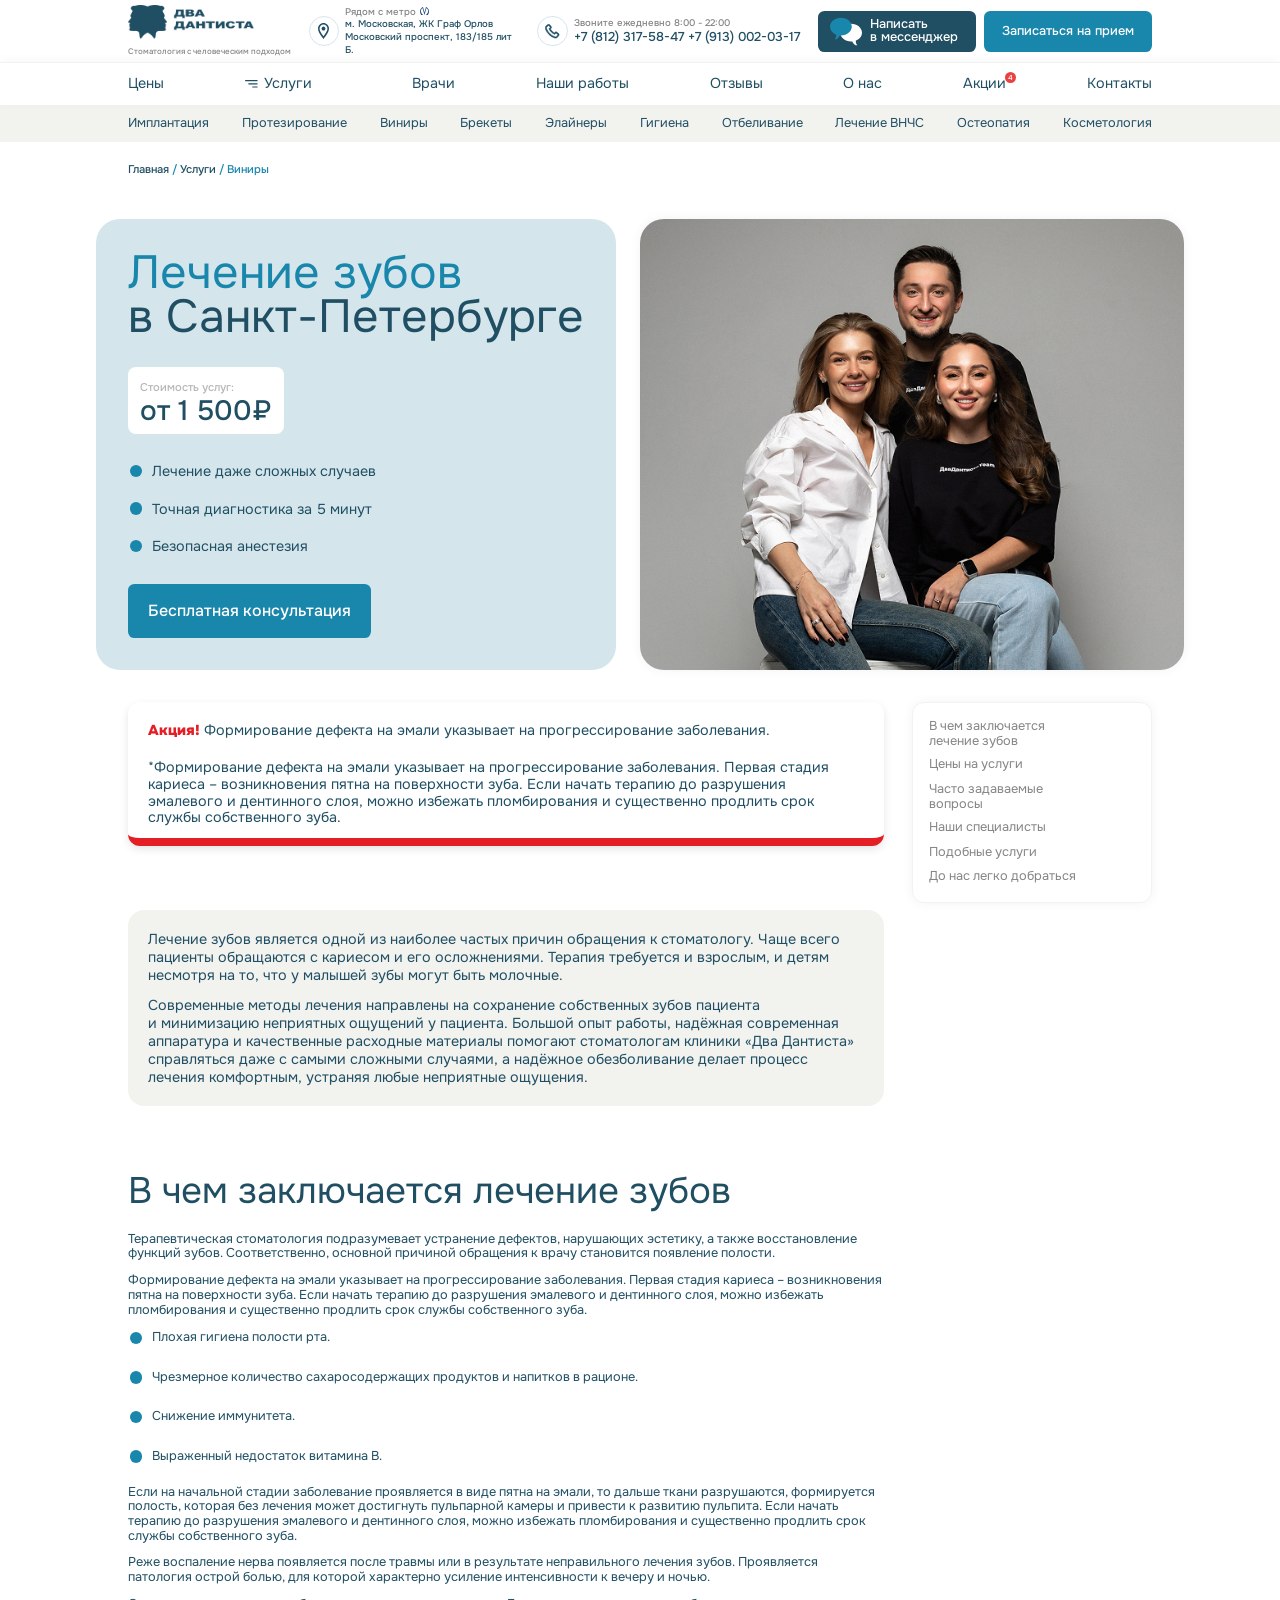
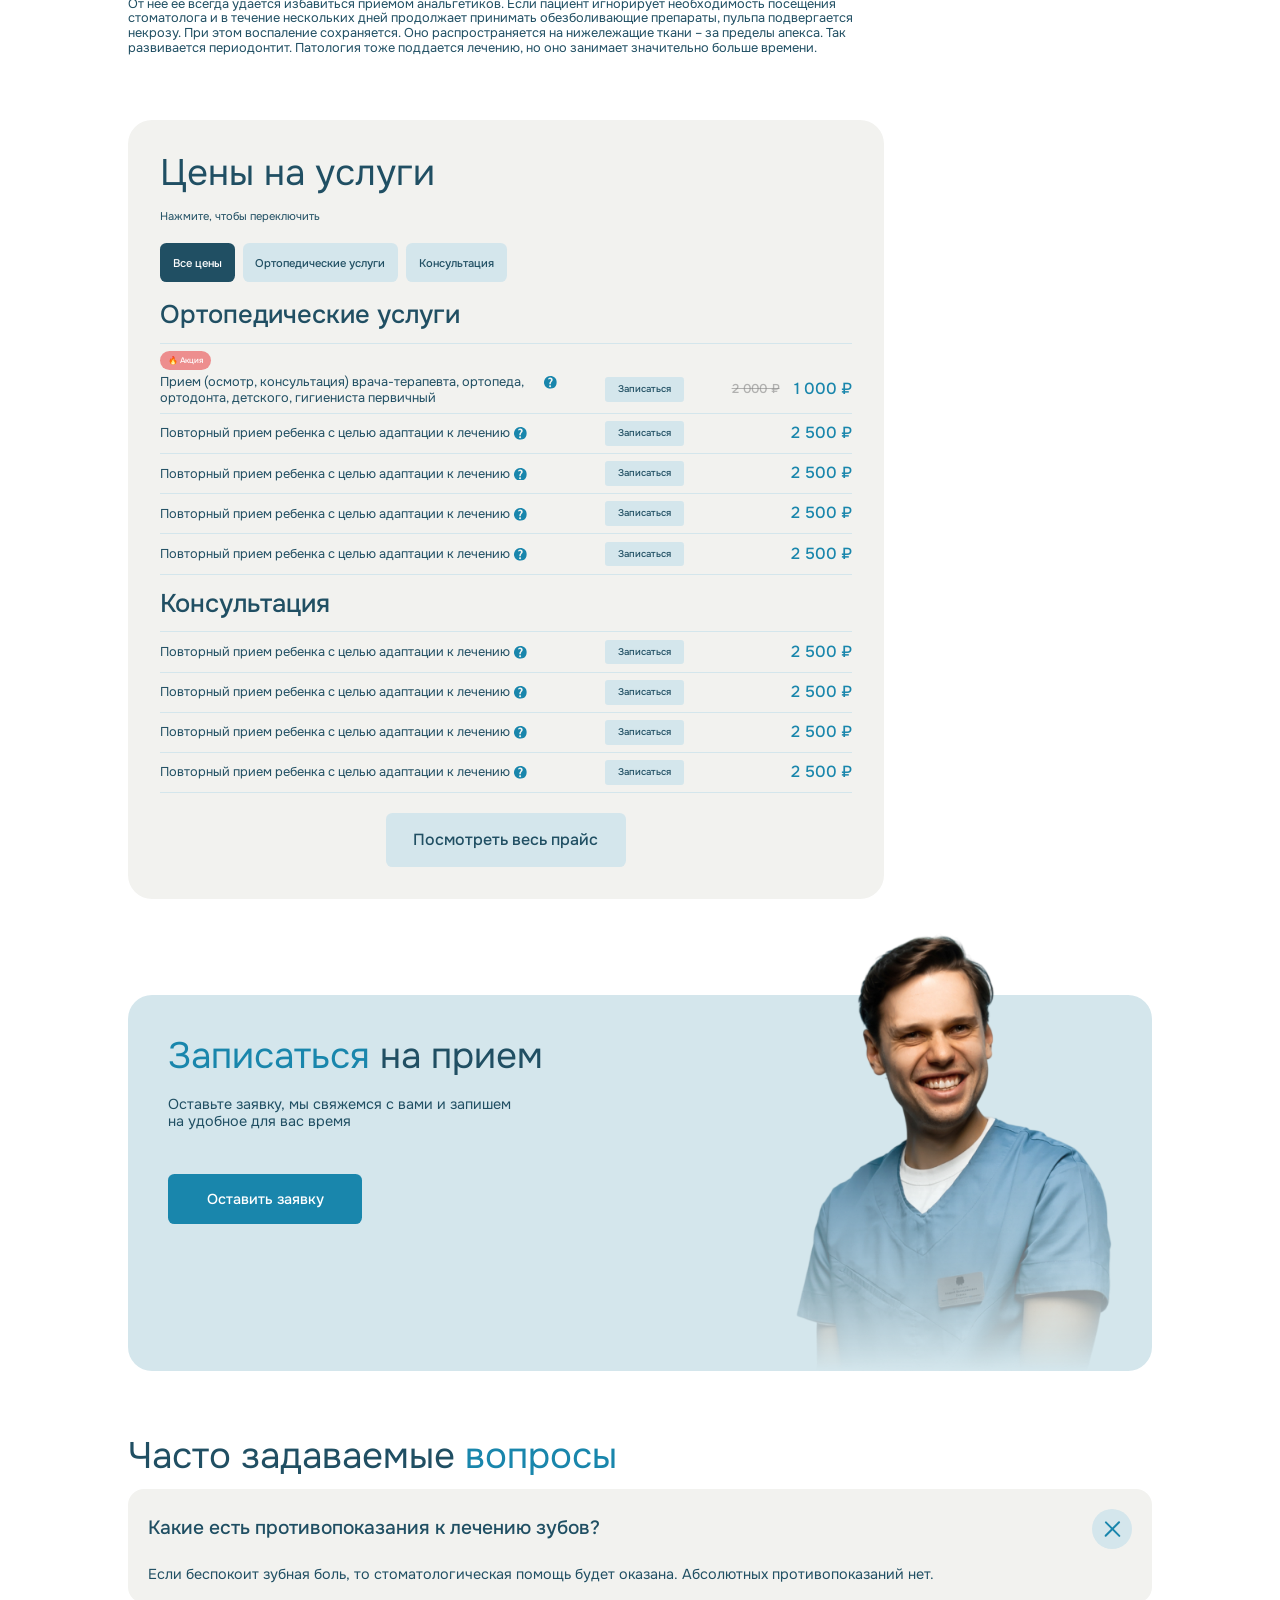
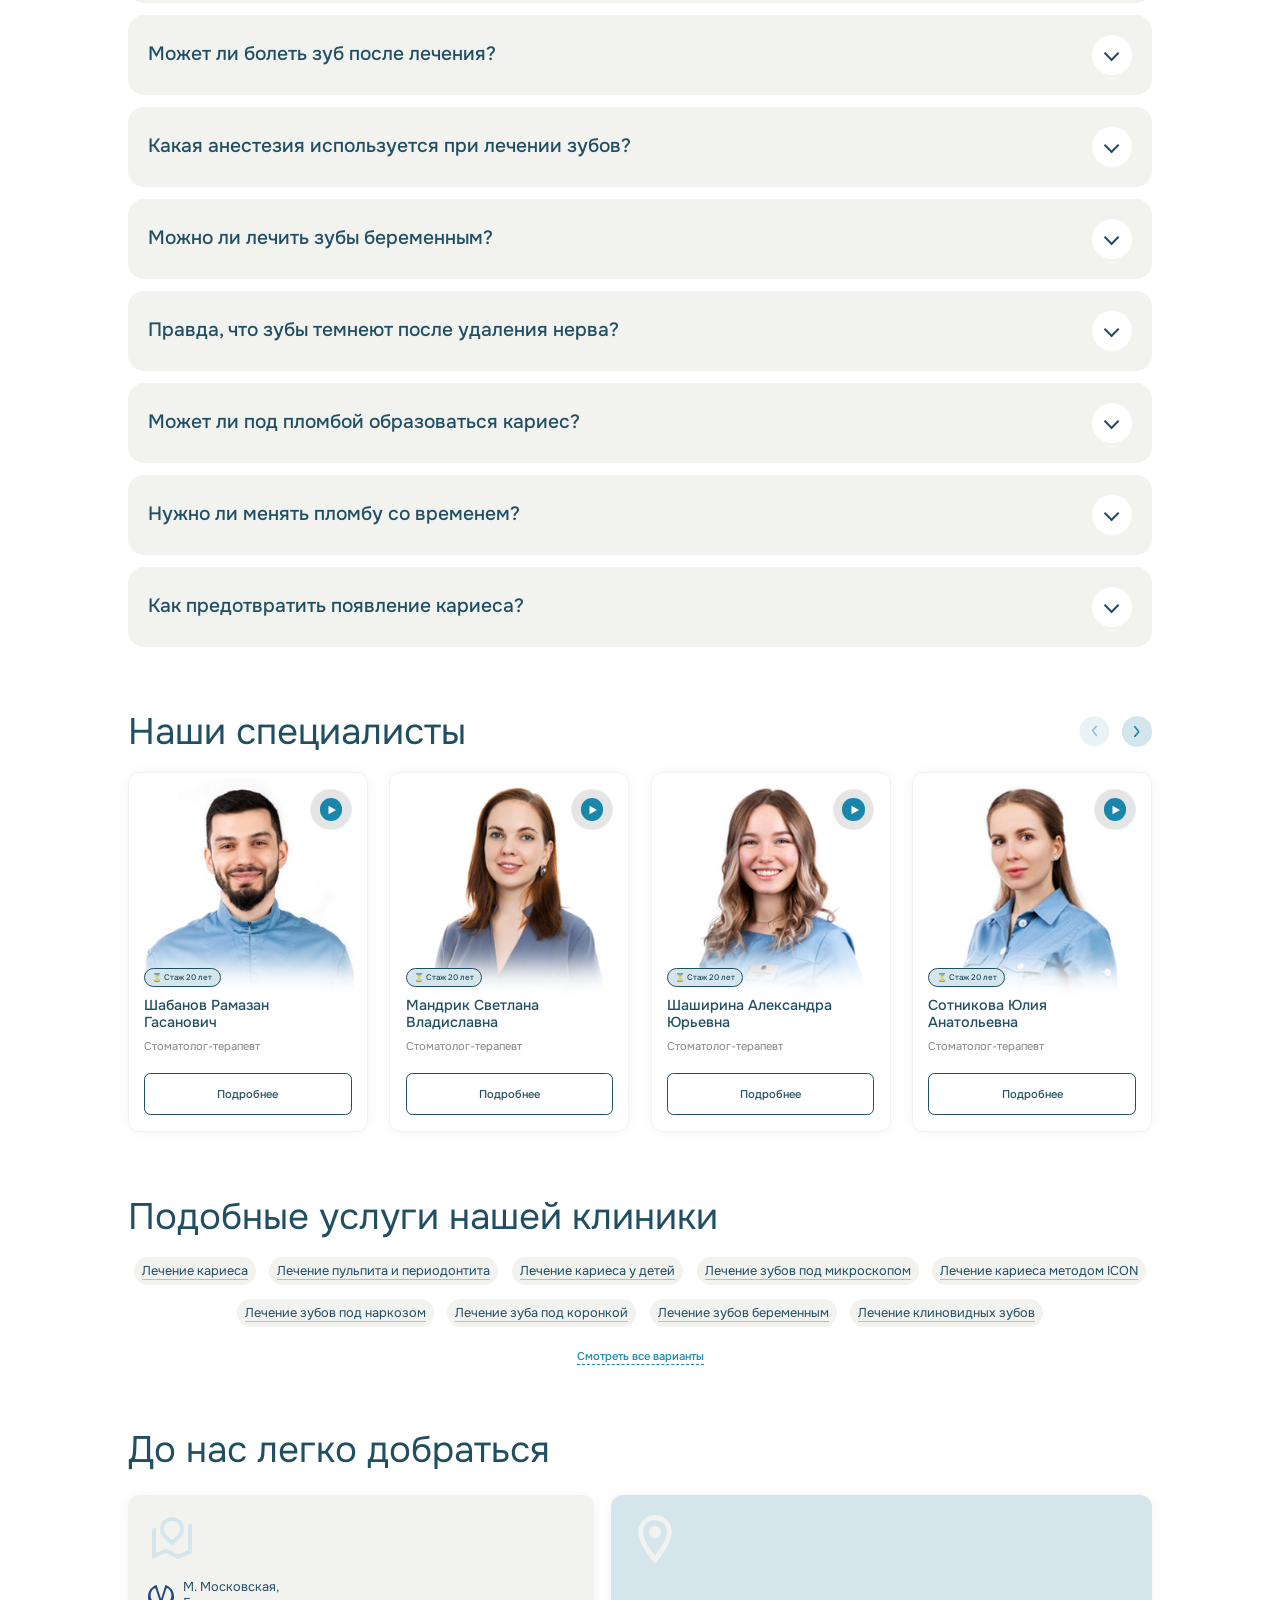
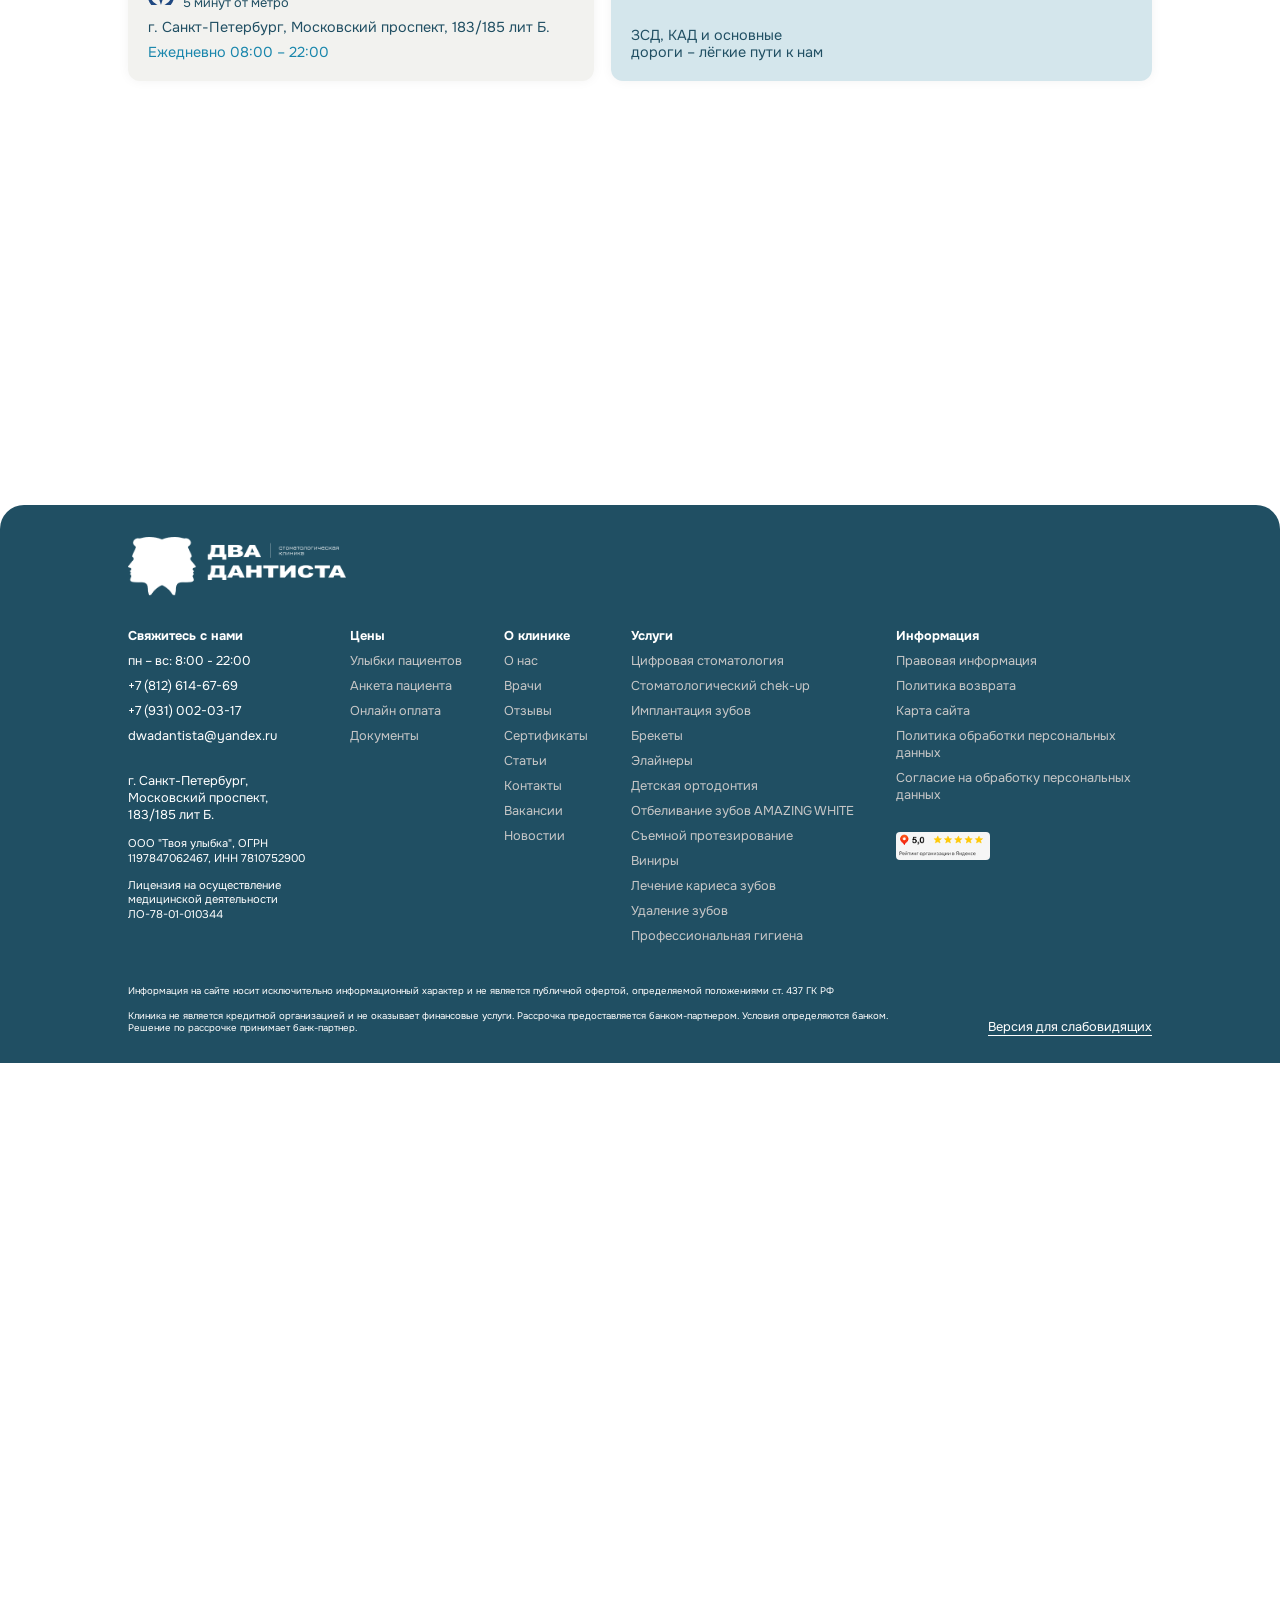
<file: service2.html>
<!DOCTYPE html>
<html lang="ru">
	<head>
		<meta http-equiv="Content-Type" content="text/html; charset=utf-8">
		<!-- Переключение IE в последнию версию, на случай если в настройках пользователя стоит меньшая -->
		<meta http-equiv="X-UA-Compatible" content="IE=edge">

		<!-- Адаптирование страницы для мобильных устройств -->
		<meta name="viewport" content="width=device-width, initial-scale=1, maximum-scale=1">

		<!-- Запрет распознования номера телефона -->
		<meta name="format-detection" content="telephone=no">
		<meta name="SKYPE_TOOLBAR" content ="SKYPE_TOOLBAR_PARSER_COMPATIBLE">

		<!-- Заголовок страницы -->
		<title>Два Дантиста</title>

		<!-- Данное значение часто используют(использовали) поисковые системы -->
		<meta name="description" content="">
		<meta name="keywords" content="">

		<!-- Традиционная иконка сайта, размер 16x16, прозрачность поддерживается. Рекомендуемый формат: .ico или .png -->
		<link rel="shortcut icon" href="favicon.ico">

		<meta name="theme-color" content="#ffffff">

		<link rel="preconnect" href="https://fonts.googleapis.com">
		<link rel="preconnect" href="https://fonts.gstatic.com" crossorigin>
		<link href="https://fonts.googleapis.com/css2?family=Onest:wght@100..900&display=swap" rel="stylesheet">

		<!-- Подключение файлов стилей -->
		<link rel="stylesheet" href="css/swiper-bundle.min.css">
		<link rel="stylesheet" href="css/fancybox.css">
		<link rel="stylesheet" href="css/twentytwenty.css">
		<link rel="stylesheet" href="css/styles.css">

		<link rel="stylesheet" href="css/response_1299.css" media="(max-width: 1319px)">
		<link rel="stylesheet" href="css/response_1199.css" media="(max-width: 1199px)">
		<link rel="stylesheet" href="css/response_1023.css" media="(max-width: 1023px)">
		<link rel="stylesheet" href="css/response_767.css" media="(max-width: 767px)">
		<link rel="stylesheet" href="css/response_479.css" media="(max-width: 479px)">
	</head>
	<body>
		<div class="wrap">
			<div class="main">
				<!-- Шапка -->
				<header class="header">
					<div class="header__mob">
						<div class="header__mob-top">
							<div class="cont _flex">
								<div class="header__contacts">
									<div class="header__contacts-metro">
										М. Московская, 5 минут от метро
									</div>
									<div class="header__contacts-adres">
										Московский пр-т, 183/185 лит Б.
									</div>
									<div class="header__contacts-time">
										Ежедневно 08:00 – 22:00
									</div>
								</div>

								<button data-content="#modal-write" class="header__write modal-btn">
									<span class="header__write-icon">
										<img data-src="images/write.svg" src="images/img_plug.png" alt="" class="lazyload">
									</span>
									<span class="header__write-text">Написать в&nbsp;мессенджер</span>
								</button>
							</div>
						</div>
					</div>
					<div class="header__topwrap">
						<div class="header__top">
							<div class="cont _flex">
								<div class="header__logo">
									<a href="/" class="header__logo-link">
										<img src="images/logo.png" alt="">
									</a>
									
									<div class="header__logo-slogan">Стоматология с человеческим подходом</div>
								</div>

								<div class="header__adres _flex">
									<div class="header__adres-icon">
										<img data-src="images/marker.svg" src="images/img_plug.png" alt="" class="lazyload">
									</div>
									<div class="header__adres-box">
										<div class="header__adres-title _flex"><span>Рядом с метро</span> <img src="images/metro.svg" alt=""></div>

										<div class="header__adres-text">м. Московская, ЖК Граф Орлов Московский проспект, 183/185 лит Б.</div>
									</div>
								</div>

								<div class="header__contact _flex">
									<div class="header__contact-icon">
										<img data-src="images/tel.svg" src="images/img_plug.png" alt="" class="lazyload">
									</div>
									<div class="header__contact-box">
										<div class="header__contact-title _flex">Звоните ежедневно 8:00 - 22:00</div>

										<div class="header__contact-text">
											<a href="tel:+78123175847">+7 (812) 317-58-47</a> <a href="tel:+79130020317">+7 (913) 002-03-17</a>
										</div>
									</div>
								</div>

								<div class="header__btns _flex">
									<button data-content="#modal-write" class="header__write modal-btn">
										<span class="header__write-icon">
											<img data-src="images/write.svg" src="images/img_plug.png" alt="" class="lazyload">
										</span>
										<span class="header__write-text">Написать в&nbsp;мессенджер</span>
									</button>
									<button data-content="#modal-request" class="header__request modal-btn">Записаться на прием</button>
								</div>

								<a href="tel:+78123175847" class="mob-phone"></a>

								<button type="button" class="mob-menu-btn">
									<span></span>
									<span></span>
									<span></span>
								</button>
							</div>
						</div>
					</div>
					<div class="header__info">
						<div class="cont">
							<nav class="header-menu _flex">
								<div class="header-menu__item">
									<a href="/" class="header-menu__link">Цены</a>
								</div>
								<div class="header-menu__item">
									<a href="/" class="header-menu__link _sub">
										<span class="header-menu__link-span">
											<svg class="header-menu__link-burger">
												<use xlink:href="images/sprite.svg#burger1"></use>
											</svg>
											<span>Услуги</span>
										</span>
									</a>

									<div class="submenu">
										<div class="cont">
											<div class="submenu__wrap">
												<button class="submenu__close">
													<svg>
														<use xlink:href="images/sprite.svg#close"></use>
													</svg>
												</button>
												<div class="submenu__items">
													<div class="submenu__item _active-pc">
														<a href="/" class="submenu__link _sub">Имплантация</a>

														<div class="submenu__list">
															<div class="submenu__list-title">Имплантация зубов</div>
															<div class="submenu__list-flex _flex">
																<div class="header-submenu _flex">
																	<div class="header-submenu__col">
																		<div class="header-submenu__title">
																			<a href="/">Имплант под ключ с коронкой</a>
																		</div>

																		<div class="header-submenu__sector">
																			<div class="header-submenu__subtitle">
																				<a href="/">ВИДЫ ИМПЛАНТАЦИИ</a>
																			</div>

																			<div class="header-submenu__items">
																				<div class="header-submenu__item">
																					<a href="/" class="header-submenu__link">Одномоментная имплантация</a>
																				</div>
																				<div class="header-submenu__item">
																					<a href="/" class="header-submenu__link">Одноэтапная имплантация</a>
																				</div>
																				<div class="header-submenu__item">
																					<a href="/" class="header-submenu__link">Двухэтапная имплантация</a>
																				</div>
																				<div class="header-submenu__item">
																					<a href="/" class="header-submenu__link">Имплантация без костной пластинки</a>
																				</div>
																				<div class="header-submenu__item">
																					<a href="/" class="header-submenu__link">Скуловая имплантация</a>
																				</div>
																				<div class="header-submenu__item">
																					<a href="/" class="header-submenu__link">Трансназальная имплантация</a>
																				</div>
																				<div class="header-submenu__item">
																					<a href="/" class="header-submenu__link">При неправильном прикусе</a>
																				</div>
																				<div class="header-submenu__item">
																					<a href="/" class="header-submenu__link">Бережная имплантация</a>
																				</div>
																				<div class="header-submenu__item">
																					<a href="/" class="header-submenu__link">Пересадка зуба мудрости</a>
																				</div>
																			</div>
																		</div>
																	</div>
																	<div class="header-submenu__col">
																		<div class="header-submenu__title">
																			<a href="/">Имплантация в рассрочку🔥</a>
																		</div>

																		<div class="header-submenu__sector">
																			<div class="header-submenu__subtitle">
																				<a href="/">ПРИ НЕДОСТАТКИ КОСТИ ИЛИ ДЕСНЫ</a>
																			</div>

																			<div class="header-submenu__items">
																				<div class="header-submenu__item">
																					<a href="/" class="header-submenu__link">Костная пластинка</a>
																				</div>
																				<div class="header-submenu__item">
																					<a href="/" class="header-submenu__link">Синус-лифтинг</a>
																				</div>
																				<div class="header-submenu__item">
																					<a href="/" class="header-submenu__link">Наращивание десны</a>
																				</div>
																			</div>
																		</div>

																		<div class="header-submenu__sector">
																			<div class="header-submenu__subtitle">
																				<a href="/">ИМПЛАНТАЦИЯ ВО СНЕ</a>
																			</div>

																			<div class="header-submenu__items">
																				<div class="header-submenu__item">
																					<a href="/" class="header-submenu__link">Имплантация зубов под наркозом</a>
																				</div>
																				<div class="header-submenu__item">
																					<a href="/" class="header-submenu__link">Имплантация зубов под седацией</a>
																				</div>
																			</div>
																		</div>
																	</div>
																</div>

																<div class="header-product">
																	<div class="header-product__name">
																		<a href="/">Имплантация зубов Osstem</a>
																	</div>

																	<div class="header-product__desc">Наша миссия — повышать качество жизни людей, и этим пропитано все.</div>

																	<div class="header-product__prices _flex">
																		<div class="header-product__price">0 ₽</div>
																		<div class="header-product__oldprice">9 000 ₽</div>
																	</div>

																	<a href="/" class="header-product__thumb">
																		<img data-src="images/tmp/product1.png" src="images/img_plug.png" alt="" class="lazyload">
																	</a>

																	<a href="/" class="btn-blue btn-blue_h">Подробнее</a>
																</div>
															</div>
														</div>
													</div>
													<div class="submenu__item">
														<a href="/" class="submenu__link _sub">Протезирование</a>

														<div class="submenu__list">
															<div class="submenu__list-title">Протезирование зубов</div>
															<div class="submenu__list-flex _flex">
																<div class="header-submenu _flex">
																	<div class="header-submenu__col">
																		<div class="header-submenu__title">
																			<a href="/">Имплант под ключ с коронкой</a>
																		</div>

																		<div class="header-submenu__sector">
																			<div class="header-submenu__subtitle">
																				<a href="/">ВИДЫ ИМПЛАНТАЦИИ</a>
																			</div>

																			<div class="header-submenu__items">
																				<div class="header-submenu__item">
																					<a href="/" class="header-submenu__link">Одномоментная имплантация</a>
																				</div>
																				<div class="header-submenu__item">
																					<a href="/" class="header-submenu__link">Одноэтапная имплантация</a>
																				</div>
																				<div class="header-submenu__item">
																					<a href="/" class="header-submenu__link">Двухэтапная имплантация</a>
																				</div>
																				<div class="header-submenu__item">
																					<a href="/" class="header-submenu__link">Имплантация без костной пластинки</a>
																				</div>
																				<div class="header-submenu__item">
																					<a href="/" class="header-submenu__link">Скуловая имплантация</a>
																				</div>
																				<div class="header-submenu__item">
																					<a href="/" class="header-submenu__link">Трансназальная имплантация</a>
																				</div>
																				<div class="header-submenu__item">
																					<a href="/" class="header-submenu__link">При неправильном прикусе</a>
																				</div>
																				<div class="header-submenu__item">
																					<a href="/" class="header-submenu__link">Бережная имплантация</a>
																				</div>
																				<div class="header-submenu__item">
																					<a href="/" class="header-submenu__link">Пересадка зуба мудрости</a>
																				</div>
																			</div>
																		</div>
																	</div>
																	<div class="header-submenu__col">
																		<div class="header-submenu__title">
																			<a href="/">Имплантация в рассрочку🔥</a>
																		</div>

																		<div class="header-submenu__sector">
																			<div class="header-submenu__subtitle">
																				<a href="/">ПРИ НЕДОСТАТКИ КОСТИ ИЛИ ДЕСНЫ</a>
																			</div>

																			<div class="header-submenu__items">
																				<div class="header-submenu__item">
																					<a href="/" class="header-submenu__link">Костная пластинка</a>
																				</div>
																				<div class="header-submenu__item">
																					<a href="/" class="header-submenu__link">Синус-лифтинг</a>
																				</div>
																				<div class="header-submenu__item">
																					<a href="/" class="header-submenu__link">Наращивание десны</a>
																				</div>
																			</div>
																		</div>

																		<div class="header-submenu__sector">
																			<div class="header-submenu__subtitle">
																				<a href="/">ИМПЛАНТАЦИЯ ВО СНЕ</a>
																			</div>

																			<div class="header-submenu__items">
																				<div class="header-submenu__item">
																					<a href="/" class="header-submenu__link">Имплантация зубов под наркозом</a>
																				</div>
																				<div class="header-submenu__item">
																					<a href="/" class="header-submenu__link">Имплантация зубов под седацией</a>
																				</div>
																			</div>
																		</div>
																	</div>
																</div>

																<div class="header-product">
																	<div class="header-product__name">
																		<a href="/">Имплантация зубов Osstem</a>
																	</div>

																	<div class="header-product__desc">Наша миссия — повышать качество жизни людей, и этим пропитано все.</div>

																	<div class="header-product__prices _flex">
																		<div class="header-product__price">0 ₽</div>
																		<div class="header-product__oldprice">9 000 ₽</div>
																	</div>

																	<a href="/" class="header-product__thumb">
																		<img data-src="images/tmp/product1.png" src="images/img_plug.png" alt="" class="lazyload">
																	</a>

																	<a href="/" class="btn-blue btn-blue_h">Подробнее</a>
																</div>
															</div>
														</div>
													</div>
													<div class="submenu__item">
														<a href="/" class="submenu__link _sub">Виниры</a>

														<div class="submenu__list">
															<div class="submenu__list-title">Виниры</div>
															<div class="submenu__list-flex _flex">
																<div class="header-submenu _flex">
																	<div class="header-submenu__col">
																		<div class="header-submenu__title">
																			<a href="/">Имплант под ключ с коронкой</a>
																		</div>

																		<div class="header-submenu__sector">
																			<div class="header-submenu__subtitle">
																				<a href="/">ВИДЫ ИМПЛАНТАЦИИ</a>
																			</div>

																			<div class="header-submenu__items">
																				<div class="header-submenu__item">
																					<a href="/" class="header-submenu__link">Одномоментная имплантация</a>
																				</div>
																				<div class="header-submenu__item">
																					<a href="/" class="header-submenu__link">Одноэтапная имплантация</a>
																				</div>
																				<div class="header-submenu__item">
																					<a href="/" class="header-submenu__link">Двухэтапная имплантация</a>
																				</div>
																				<div class="header-submenu__item">
																					<a href="/" class="header-submenu__link">Имплантация без костной пластинки</a>
																				</div>
																				<div class="header-submenu__item">
																					<a href="/" class="header-submenu__link">Скуловая имплантация</a>
																				</div>
																				<div class="header-submenu__item">
																					<a href="/" class="header-submenu__link">Трансназальная имплантация</a>
																				</div>
																				<div class="header-submenu__item">
																					<a href="/" class="header-submenu__link">При неправильном прикусе</a>
																				</div>
																				<div class="header-submenu__item">
																					<a href="/" class="header-submenu__link">Бережная имплантация</a>
																				</div>
																				<div class="header-submenu__item">
																					<a href="/" class="header-submenu__link">Пересадка зуба мудрости</a>
																				</div>
																			</div>
																		</div>
																	</div>
																	<div class="header-submenu__col">
																		<div class="header-submenu__title">
																			<a href="/">Имплантация в рассрочку🔥</a>
																		</div>

																		<div class="header-submenu__sector">
																			<div class="header-submenu__subtitle">
																				<a href="/">ПРИ НЕДОСТАТКИ КОСТИ ИЛИ ДЕСНЫ</a>
																			</div>

																			<div class="header-submenu__items">
																				<div class="header-submenu__item">
																					<a href="/" class="header-submenu__link">Костная пластинка</a>
																				</div>
																				<div class="header-submenu__item">
																					<a href="/" class="header-submenu__link">Синус-лифтинг</a>
																				</div>
																				<div class="header-submenu__item">
																					<a href="/" class="header-submenu__link">Наращивание десны</a>
																				</div>
																			</div>
																		</div>

																		<div class="header-submenu__sector">
																			<div class="header-submenu__subtitle">
																				<a href="/">ИМПЛАНТАЦИЯ ВО СНЕ</a>
																			</div>

																			<div class="header-submenu__items">
																				<div class="header-submenu__item">
																					<a href="/" class="header-submenu__link">Имплантация зубов под наркозом</a>
																				</div>
																				<div class="header-submenu__item">
																					<a href="/" class="header-submenu__link">Имплантация зубов под седацией</a>
																				</div>
																			</div>
																		</div>
																	</div>
																</div>

																<div class="header-product">
																	<div class="header-product__name">
																		<a href="/">Имплантация зубов Osstem</a>
																	</div>

																	<div class="header-product__desc">Наша миссия — повышать качество жизни людей, и этим пропитано все.</div>

																	<div class="header-product__prices _flex">
																		<div class="header-product__price">0 ₽</div>
																		<div class="header-product__oldprice">9 000 ₽</div>
																	</div>

																	<a href="/" class="header-product__thumb">
																		<img data-src="images/tmp/product1.png" src="images/img_plug.png" alt="" class="lazyload">
																	</a>

																	<a href="/" class="btn-blue btn-blue_h">Подробнее</a>
																</div>
															</div>
														</div>
													</div>
													<div class="submenu__item">
														<a href="/" class="submenu__link _sub">Брекеты</a>
													</div>
													<div class="submenu__item">
														<a href="/" class="submenu__link _sub">Элайнеры</a>
													</div>
													<div class="submenu__item">
														<a href="/" class="submenu__link _sub">Гигиена</a>
													</div>
													<div class="submenu__item">
														<a href="/" class="submenu__link _sub">Отбеливание</a>
													</div>
													<div class="submenu__item">
														<a href="/" class="submenu__link _sub">Лечение ВНЧС</a>
													</div>
													<div class="submenu__item">
														<a href="/" class="submenu__link _sub">Остеопатия</a>
													</div>
													<div class="submenu__item">
														<a href="/" class="submenu__link _sub">Косметология</a>
													</div>
												</div>
											</div>
										</div>
									</div>
								</div>
								<div class="header-menu__item">
									<a href="/" class="header-menu__link _sub">
										<span class="header-menu__link-span">Врачи</span>
									</a>

									<div class="submenu">
										<div class="cont">
											<div class="submenu__wrap">
												<button class="submenu__close">
													<svg>
														<use xlink:href="images/sprite.svg#close"></use>
													</svg>
												</button>
												<div class="submenu__items">
													<div class="submenu__item _active-pc">
														<a href="/" class="submenu__link _sub">Имплантация</a>

														<div class="submenu__list">
															<div class="submenu__list-title">Имплантация зубов</div>
															<div class="submenu__list-flex _flex">
																<div class="header-submenu _flex">
																	<div class="header-submenu__col">
																		<div class="header-submenu__title">
																			<a href="/">Имплант под ключ с коронкой</a>
																		</div>

																		<div class="header-submenu__sector">
																			<div class="header-submenu__subtitle">
																				<a href="/">ВИДЫ ИМПЛАНТАЦИИ</a>
																			</div>

																			<div class="header-submenu__items">
																				<div class="header-submenu__item">
																					<a href="/" class="header-submenu__link">Одномоментная имплантация</a>
																				</div>
																				<div class="header-submenu__item">
																					<a href="/" class="header-submenu__link">Одноэтапная имплантация</a>
																				</div>
																				<div class="header-submenu__item">
																					<a href="/" class="header-submenu__link">Двухэтапная имплантация</a>
																				</div>
																				<div class="header-submenu__item">
																					<a href="/" class="header-submenu__link">Имплантация без костной пластинки</a>
																				</div>
																				<div class="header-submenu__item">
																					<a href="/" class="header-submenu__link">Скуловая имплантация</a>
																				</div>
																				<div class="header-submenu__item">
																					<a href="/" class="header-submenu__link">Трансназальная имплантация</a>
																				</div>
																				<div class="header-submenu__item">
																					<a href="/" class="header-submenu__link">При неправильном прикусе</a>
																				</div>
																				<div class="header-submenu__item">
																					<a href="/" class="header-submenu__link">Бережная имплантация</a>
																				</div>
																				<div class="header-submenu__item">
																					<a href="/" class="header-submenu__link">Пересадка зуба мудрости</a>
																				</div>
																			</div>
																		</div>
																	</div>
																	<div class="header-submenu__col">
																		<div class="header-submenu__title">
																			<a href="/">Имплантация в рассрочку🔥</a>
																		</div>

																		<div class="header-submenu__sector">
																			<div class="header-submenu__subtitle">
																				<a href="/">ПРИ НЕДОСТАТКИ КОСТИ ИЛИ ДЕСНЫ</a>
																			</div>

																			<div class="header-submenu__items">
																				<div class="header-submenu__item">
																					<a href="/" class="header-submenu__link">Костная пластинка</a>
																				</div>
																				<div class="header-submenu__item">
																					<a href="/" class="header-submenu__link">Синус-лифтинг</a>
																				</div>
																				<div class="header-submenu__item">
																					<a href="/" class="header-submenu__link">Наращивание десны</a>
																				</div>
																			</div>
																		</div>

																		<div class="header-submenu__sector">
																			<div class="header-submenu__subtitle">
																				<a href="/">ИМПЛАНТАЦИЯ ВО СНЕ</a>
																			</div>

																			<div class="header-submenu__items">
																				<div class="header-submenu__item">
																					<a href="/" class="header-submenu__link">Имплантация зубов под наркозом</a>
																				</div>
																				<div class="header-submenu__item">
																					<a href="/" class="header-submenu__link">Имплантация зубов под седацией</a>
																				</div>
																			</div>
																		</div>
																	</div>
																</div>

																<div class="header-product">
																	<div class="header-product__name">
																		<a href="/">Имплантация зубов Osstem</a>
																	</div>

																	<div class="header-product__desc">Наша миссия — повышать качество жизни людей, и этим пропитано все.</div>

																	<div class="header-product__prices _flex">
																		<div class="header-product__price">0 ₽</div>
																		<div class="header-product__oldprice">9 000 ₽</div>
																	</div>

																	<a href="/" class="header-product__thumb">
																		<img data-src="images/tmp/product1.png" src="images/img_plug.png" alt="" class="lazyload">
																	</a>

																	<a href="/" class="btn-blue btn-blue_h">Подробнее</a>
																</div>
															</div>
														</div>
													</div>
													<div class="submenu__item">
														<a href="/" class="submenu__link _sub">Протезирование</a>

														<div class="submenu__list">
															<div class="submenu__list-title">Протезирование зубов</div>
															<div class="submenu__list-flex _flex">
																<div class="header-submenu _flex">
																	<div class="header-submenu__col">
																		<div class="header-submenu__title">
																			<a href="/">Имплант под ключ с коронкой</a>
																		</div>

																		<div class="header-submenu__sector">
																			<div class="header-submenu__subtitle">
																				<a href="/">ВИДЫ ИМПЛАНТАЦИИ</a>
																			</div>

																			<div class="header-submenu__items">
																				<div class="header-submenu__item">
																					<a href="/" class="header-submenu__link">Одномоментная имплантация</a>
																				</div>
																				<div class="header-submenu__item">
																					<a href="/" class="header-submenu__link">Одноэтапная имплантация</a>
																				</div>
																				<div class="header-submenu__item">
																					<a href="/" class="header-submenu__link">Двухэтапная имплантация</a>
																				</div>
																				<div class="header-submenu__item">
																					<a href="/" class="header-submenu__link">Имплантация без костной пластинки</a>
																				</div>
																				<div class="header-submenu__item">
																					<a href="/" class="header-submenu__link">Скуловая имплантация</a>
																				</div>
																				<div class="header-submenu__item">
																					<a href="/" class="header-submenu__link">Трансназальная имплантация</a>
																				</div>
																				<div class="header-submenu__item">
																					<a href="/" class="header-submenu__link">При неправильном прикусе</a>
																				</div>
																				<div class="header-submenu__item">
																					<a href="/" class="header-submenu__link">Бережная имплантация</a>
																				</div>
																				<div class="header-submenu__item">
																					<a href="/" class="header-submenu__link">Пересадка зуба мудрости</a>
																				</div>
																			</div>
																		</div>
																	</div>
																	<div class="header-submenu__col">
																		<div class="header-submenu__title">
																			<a href="/">Имплантация в рассрочку🔥</a>
																		</div>

																		<div class="header-submenu__sector">
																			<div class="header-submenu__subtitle">
																				<a href="/">ПРИ НЕДОСТАТКИ КОСТИ ИЛИ ДЕСНЫ</a>
																			</div>

																			<div class="header-submenu__items">
																				<div class="header-submenu__item">
																					<a href="/" class="header-submenu__link">Костная пластинка</a>
																				</div>
																				<div class="header-submenu__item">
																					<a href="/" class="header-submenu__link">Синус-лифтинг</a>
																				</div>
																				<div class="header-submenu__item">
																					<a href="/" class="header-submenu__link">Наращивание десны</a>
																				</div>
																			</div>
																		</div>

																		<div class="header-submenu__sector">
																			<div class="header-submenu__subtitle">
																				<a href="/">ИМПЛАНТАЦИЯ ВО СНЕ</a>
																			</div>

																			<div class="header-submenu__items">
																				<div class="header-submenu__item">
																					<a href="/" class="header-submenu__link">Имплантация зубов под наркозом</a>
																				</div>
																				<div class="header-submenu__item">
																					<a href="/" class="header-submenu__link">Имплантация зубов под седацией</a>
																				</div>
																			</div>
																		</div>
																	</div>
																</div>

																<div class="header-product">
																	<div class="header-product__name">
																		<a href="/">Имплантация зубов Osstem</a>
																	</div>

																	<div class="header-product__desc">Наша миссия — повышать качество жизни людей, и этим пропитано все.</div>

																	<div class="header-product__prices _flex">
																		<div class="header-product__price">0 ₽</div>
																		<div class="header-product__oldprice">9 000 ₽</div>
																	</div>

																	<a href="/" class="header-product__thumb">
																		<img data-src="images/tmp/product1.png" src="images/img_plug.png" alt="" class="lazyload">
																	</a>

																	<a href="/" class="btn-blue btn-blue_h">Подробнее</a>
																</div>
															</div>
														</div>
													</div>
													<div class="submenu__item">
														<a href="/" class="submenu__link _sub">Виниры</a>

														<div class="submenu__list">
															<div class="submenu__list-title">Виниры</div>
															<div class="submenu__list-flex _flex">
																<div class="header-submenu _flex">
																	<div class="header-submenu__col">
																		<div class="header-submenu__title">
																			<a href="/">Имплант под ключ с коронкой</a>
																		</div>

																		<div class="header-submenu__sector">
																			<div class="header-submenu__subtitle">
																				<a href="/">ВИДЫ ИМПЛАНТАЦИИ</a>
																			</div>

																			<div class="header-submenu__items">
																				<div class="header-submenu__item">
																					<a href="/" class="header-submenu__link">Одномоментная имплантация</a>
																				</div>
																				<div class="header-submenu__item">
																					<a href="/" class="header-submenu__link">Одноэтапная имплантация</a>
																				</div>
																				<div class="header-submenu__item">
																					<a href="/" class="header-submenu__link">Двухэтапная имплантация</a>
																				</div>
																				<div class="header-submenu__item">
																					<a href="/" class="header-submenu__link">Имплантация без костной пластинки</a>
																				</div>
																				<div class="header-submenu__item">
																					<a href="/" class="header-submenu__link">Скуловая имплантация</a>
																				</div>
																				<div class="header-submenu__item">
																					<a href="/" class="header-submenu__link">Трансназальная имплантация</a>
																				</div>
																				<div class="header-submenu__item">
																					<a href="/" class="header-submenu__link">При неправильном прикусе</a>
																				</div>
																				<div class="header-submenu__item">
																					<a href="/" class="header-submenu__link">Бережная имплантация</a>
																				</div>
																				<div class="header-submenu__item">
																					<a href="/" class="header-submenu__link">Пересадка зуба мудрости</a>
																				</div>
																			</div>
																		</div>
																	</div>
																	<div class="header-submenu__col">
																		<div class="header-submenu__title">
																			<a href="/">Имплантация в рассрочку🔥</a>
																		</div>

																		<div class="header-submenu__sector">
																			<div class="header-submenu__subtitle">
																				<a href="/">ПРИ НЕДОСТАТКИ КОСТИ ИЛИ ДЕСНЫ</a>
																			</div>

																			<div class="header-submenu__items">
																				<div class="header-submenu__item">
																					<a href="/" class="header-submenu__link">Костная пластинка</a>
																				</div>
																				<div class="header-submenu__item">
																					<a href="/" class="header-submenu__link">Синус-лифтинг</a>
																				</div>
																				<div class="header-submenu__item">
																					<a href="/" class="header-submenu__link">Наращивание десны</a>
																				</div>
																			</div>
																		</div>

																		<div class="header-submenu__sector">
																			<div class="header-submenu__subtitle">
																				<a href="/">ИМПЛАНТАЦИЯ ВО СНЕ</a>
																			</div>

																			<div class="header-submenu__items">
																				<div class="header-submenu__item">
																					<a href="/" class="header-submenu__link">Имплантация зубов под наркозом</a>
																				</div>
																				<div class="header-submenu__item">
																					<a href="/" class="header-submenu__link">Имплантация зубов под седацией</a>
																				</div>
																			</div>
																		</div>
																	</div>
																</div>

																<div class="header-product">
																	<div class="header-product__name">
																		<a href="/">Имплантация зубов Osstem</a>
																	</div>

																	<div class="header-product__desc">Наша миссия — повышать качество жизни людей, и этим пропитано все.</div>

																	<div class="header-product__prices _flex">
																		<div class="header-product__price">0 ₽</div>
																		<div class="header-product__oldprice">9 000 ₽</div>
																	</div>

																	<a href="/" class="header-product__thumb">
																		<img data-src="images/tmp/product1.png" src="images/img_plug.png" alt="" class="lazyload">
																	</a>

																	<a href="/" class="btn-blue btn-blue_h">Подробнее</a>
																</div>
															</div>
														</div>
													</div>
													<div class="submenu__item">
														<a href="/" class="submenu__link _sub">Брекеты</a>
													</div>
													<div class="submenu__item">
														<a href="/" class="submenu__link _sub">Элайнеры</a>
													</div>
													<div class="submenu__item">
														<a href="/" class="submenu__link _sub">Гигиена</a>
													</div>
													<div class="submenu__item">
														<a href="/" class="submenu__link _sub">Отбеливание</a>
													</div>
													<div class="submenu__item">
														<a href="/" class="submenu__link _sub">Лечение ВНЧС</a>
													</div>
													<div class="submenu__item">
														<a href="/" class="submenu__link _sub">Остеопатия</a>
													</div>
													<div class="submenu__item">
														<a href="/" class="submenu__link _sub">Косметология</a>
													</div>
												</div>
											</div>
										</div>
									</div>
								</div>
								<div class="header-menu__item">
									<a href="/" class="header-menu__link">
										<span class="header-menu__link-span">Наши работы</span>
									</a>
								</div>
								<div class="header-menu__item">
									<a href="/" class="header-menu__link">
										<span class="header-menu__link-span">Отзывы</span>
									</a>
								</div>
								<div class="header-menu__item">
									<a href="/" class="header-menu__link">
										<span class="header-menu__link-span">О нас</span>
									</a>
								</div>
								<div class="header-menu__item">
									<a href="/" class="header-menu__link">
										<span class="header-menu__link-span">
											Акции
											<span class="header-menu__link-number">4</span>
										</span>
									</a>
								</div>
								<div class="header-menu__item">
									<a href="/" class="header-menu__link">
										<span class="header-menu__link-span">Контакты</span>
									</a>
								</div>
							</nav>

							<div class="header__info-mob">
								<button data-content="#modal-request" class="header__write">
									<span class="header__write-icon">
										<img data-src="images/write.svg" src="images/img_plug.png" alt="" class="lazyload">
									</span>
									<span class="header__write-text">Написать в&nbsp;мессенджер</span>
								</button>
								
								<div class="header__info-phones">
									<div class="header__info-phone">
										<a href="tel:+78123175847">+7 (812) 317-58-47</a>
									</div>
									<div class="header__info-phone">
										<a href="tel:+79130020317">+7 (913) 002-03-17</a>
									</div>
								</div>

								<div class="header__info-time">Звоните ежедневно 8:00 - 22:00 </div>
								
								<button data-content="#modal-request" class="header__request modal-btn">Записаться на прием</button>
							</div>
						</div>
					</div>
					<div class="header__bot">
						<div class="cont">
							<nav class="header-list _flex">
								<div class="header-list__item">
									<a href="/" class="header-list__link">Имплантация</a>
								</div>
								<div class="header-list__item">
									<a href="/" class="header-list__link">Протезирование</a>
								</div>
								<div class="header-list__item">
									<a href="/" class="header-list__link">Виниры</a>
								</div>
								<div class="header-list__item">
									<a href="/" class="header-list__link">Брекеты</a>
								</div>
								<div class="header-list__item">
									<a href="/" class="header-list__link">Элайнеры</a>
								</div>
								<div class="header-list__item">
									<a href="/" class="header-list__link">Гигиена</a>
								</div>
								<div class="header-list__item">
									<a href="/" class="header-list__link">Отбеливание</a>
								</div>
								<div class="header-list__item">
									<a href="/" class="header-list__link">Лечение ВНЧС</a>
								</div>
								<div class="header-list__item">
									<a href="/" class="header-list__link">Остеопатия</a>
								</div>
								<div class="header-list__item">
									<a href="/" class="header-list__link">Косметология</a>
								</div>
							</nav>
						</div>
					</div>
				</header>
				<div class="overlay"></div>

				<div class="fix-btns">
					<a href="/" class="fix-btns__btn">
						<span class="fix-btns__btn-icon">
							<img data-src="images/ic_btn1.svg" src="images/img_plug.png" alt="" class="lazyload">
							<span class="fix-btns__btn-number">3</span>
						</span>

						<span class="fix-btns__btn-name">Акции</span>
					</a>
					<a href="/" class="fix-btns__btn">
						<span class="fix-btns__btn-icon">
							<img data-src="images/ic_btn2.svg" src="images/img_plug.png" alt="" class="lazyload">
						</span>

						<span class="fix-btns__btn-name">Контакты</span>
					</a>
					<button type="button" class="fix-btns__btn fix-btns__btn_menu open-menu">
						<span class="fix-btns__btn-icon">
							<img data-src="images/ic_btn3.svg" src="images/img_plug.png" alt="" class="lazyload">
						</span>

						<span class="fix-btns__btn-name">Меню</span>
					</button>
					<a href="/" class="fix-btns__btn">
						<span class="fix-btns__btn-icon">
							<img data-src="images/ic_btn4.svg" src="images/img_plug.png" alt="" class="lazyload">
						</span>

						<span class="fix-btns__btn-name">Услуги</span>
					</a>
					<button type="button" data-content="#modal-request" class="fix-btns__btn modal-btn">
						<span class="fix-btns__btn-icon fix-btns__btn-icon_blue">
							<img data-src="images/ic_btn5.svg" src="images/img_plug.png" alt="" class="lazyload">
						</span>

						<span class="fix-btns__btn-name">Записаться</span>
					</button>
				</div>
				<!-- End Шапка -->

				<section class="breadcrumbs breadcrumbs_pad">
					<div class="cont">
						<a href="/">Главная</a> <span class="breadcrumbs_sep">/</span> <a href="/">Услуги</a> <span class="breadcrumbs_sep">/</span> Виниры
					</div>
				</section>


				<section class="service-top service-top_inner _marg">
					<div class="cont cont_big">
						<div class="service-top__flex _flex">
							<div class="service-top__coll">
								<h1 class="page-title"><span>Лечение зубов</span> <br>в Санкт-Петербурге</h1>

								<div class="service-top__box">
									<div class="service-top__box-title">Стоимость услуг:</div>
									<div class="service-top__box-price">от 1 500₽</div>
								</div>

								<ul class="service-top__list">
									<li>Лечение даже сложных случаев</li>
									<li>Точная диагностика за 5 минут</li>
									<li>Безопасная анестезия</li>
								</ul>

								<div class="service-top__wrap">
									<button type="button" data-content="#modal-request" class="btn-blue btn-blue_h modal-btn">Бесплатная консультация</button>
								</div>
							</div>
							<div class="service-top__colr">
								<img data-src="images/tmp/service_img1.jpg" src="images/img_plug.png" alt="" class="lazyload service-top__img">
							</div>
						</div>
					</div>
				</section>


				<section class="content content_marg">
					<div class="cont">
						<div class="content__flex _flex">
							<div class="content__coll">
								<section class="inner-img ">
									<div class="inner-img__bg">
										<div class="inner-img__text">
											<p><b>Акция!</b> Формирование дефекта на эмали указывает на прогрессирование заболевания.</p>

											<p>*Формирование дефекта на эмали указывает на прогрессирование заболевания. Первая стадия кариеса – возникновения пятна на поверхности зуба. Если начать терапию до разрушения эмалевого и дентинного слоя, можно избежать пломбирования и существенно продлить срок службы собственного зуба.</p>
										</div>
									</div>
								</section>

								<section class="imp-info _marg">
									<div class="imp-info__bg imp-info__bg_light">
										<div class="text-block text-block_size">
											<p>Лечение зубов является одной из наиболее частых причин обращения к стоматологу. Чаще всего пациенты обращаются с кариесом и его осложнениями. Терапия требуется и взрослым, и детям несмотря на то, что у малышей зубы могут быть молочные.</p>

											<p>Современные методы лечения направлены на сохранение собственных зубов пациента и минимизацию неприятных ощущений у пациента. Большой опыт работы, надёжная современная аппаратура и качественные расходные материалы помогают стоматологам клиники «Два Дантиста» справляться даже с самыми сложными случаями, а надёжное обезболивание делает процесс лечения комфортным, устраняя любые неприятные ощущения.</p>
										</div>
									</div>
								</section>

								<section class="indicat-cont _marg" id="anchor1">
									<div class="text-block text-block_bold">
										<h2>В чем заключается лечение зубов</h2>

										<p>
											Терапевтическая стоматология подразумевает устранение дефектов, нарушающих эстетику, а также восстановление функций зубов. Соответственно, основной причиной обращения к врачу становится появление полости.
										</p>

										<p>
											Формирование дефекта на эмали указывает на прогрессирование заболевания. Первая стадия кариеса – возникновения пятна на поверхности зуба. Если начать терапию до разрушения эмалевого и дентинного слоя, можно избежать пломбирования и существенно продлить срок службы собственного зуба.
										</p>

										<ul>
											<li>Плохая гигиена полости рта.</li>
											<li>Чрезмерное количество сахаросодержащих продуктов и напитков в рационе.</li>
											<li>Снижение иммунитета.</li>
											<li>Выраженный недостаток витамина В.</li>
										</ul>

										<p>
											Если на начальной стадии заболевание проявляется в виде пятна на эмали, то дальше ткани разрушаются, формируется полость, которая без лечения может достигнуть пульпарной камеры и привести к развитию пульпита. Если начать терапию до разрушения эмалевого и дентинного слоя, можно избежать пломбирования и существенно продлить срок службы собственного зуба.
										</p>

										<p>
											Реже воспаление нерва появляется после травмы или в результате неправильного лечения зубов. Проявляется патология острой болью, для которой характерно усиление интенсивности к вечеру и ночью.
										</p>

										<p>
											От нее ее всегда удается избавиться приемом анальгетиков. Если пациент игнорирует необходимость посещения стоматолога и в течение нескольких дней продолжает принимать обезболивающие препараты, пульпа подвергается некрозу. При этом воспаление сохраняется. Оно распространяется на нижележащие ткани – за пределы апекса. Так развивается периодонтит. Патология тоже поддается лечению, но оно занимает значительно больше времени.
										</p>
									</div>
								</section>

								<section class="price-services _marg" id="anchor2">
									<div class="price-services__bg" id="prices">
										<div class="main-title">Цены на услуги</div>
										<div class="inner-subtitle">Нажмите, чтобы переключить</div>

										<div class="cats cats_marg _flex">
											<button type="button" data-price="all" class="cats__item cats__item_price _active">
												<span>Все цены</span>
											</button>
											<button type="button" data-price="1" data-price-name="price1" class="cats__item cats__item_price">
												<span>Ортопедические услуги</span>
											</button>
											<button type="button" data-price="2" data-price-name="price2" class="cats__item cats__item_price">
												<span>Консультация</span>
											</button>
											<button type="button" data-price="3" data-price-name="price3" class="cats__item cats__item_price _hide">
												<span>Профессиональная гигиена</span>
											</button>
											<button type="button" data-price="4" data-price-name="price4" class="cats__item cats__item_price _hide">
												<span>Отбеливание</span>
											</button>
											<button type="button" data-price="5" data-price-name="price5" class="cats__item cats__item_price _hide">
												<span>Исправление прикуса</span>
											</button>
										</div>

										<table class="table-price table-price_cats">
											<tr data-item-price="1" id="price1">
												<th colspan="3" class="table-price__title">Ортопедические услуги</th>
											</tr>
											<tr class="tr_rel" data-item-price="1">
												<td class="table-price__info">
													<div class="stickers _flex">
														<div class="sticker">🔥 Акция</div>
													</div>

													<div class="table-price__info-flex _flex">
														<div class="table-price__name">Прием (осмотр, консультация) врача-терапевта, ортопеда, ортодонта, детского, гигиениста первичный</div>

														<div class="tooltip">
															<div class="tooltip__icon">
																<svg>
																	<use xlink:href="images/sprite.svg#tooltip"></use>
																</svg>
															</div>
					
															<div class="tooltip__wrap">
																<ul class="tooltip__list">
																	<li>Прием врача</li>
																	<li>УЗ чистка</li>
																	<li>Гигиена</li>
																	<li>Нанесение фторирующей пасты</li>
																</ul>
															</div>
														</div>
													</div>
												</td>
												<td class="table-price__btn">
													<button type="button" data-content="#modal-request" class="btn-light modal-btn">Записаться</button>
												</td>
												<td class="table-price__prices">
													<div class="table-price__prices-flex _flex">
														<div class="table-price__oldprice">2 000 ₽</div>
														<div class="table-price__price">1 000 ₽</div>
													</div>
												</td>
											</tr>
											<tr data-item-price="1">
												<td class="table-price__info">
													<div class="table-price__info-flex _flex">
														<div class="table-price__name">Повторный прием ребенка с целью адаптации к лечению</div>

														<div class="tooltip">
															<div class="tooltip__icon">
																<svg>
																	<use xlink:href="images/sprite.svg#tooltip"></use>
																</svg>
															</div>
					
															<div class="tooltip__wrap">
																<ul class="tooltip__list">
																	<li>Прием врача</li>
																	<li>УЗ чистка</li>
																	<li>Гигиена</li>
																	<li>Нанесение фторирующей пасты</li>
																</ul>
															</div>
														</div>
													</div>
												</td>
												<td class="table-price__btn">
													<button type="button" data-content="#modal-request" class="btn-light modal-btn">Записаться</button>
												</td>
												<td class="table-price__prices">
													<div class="table-price__prices-flex _flex">
														<div class="table-price__price">2 500 ₽</div>
													</div>
												</td>
											</tr>
											<tr data-item-price="1">
												<td class="table-price__info">
													<div class="table-price__info-flex _flex">
														<div class="table-price__name">Повторный прием ребенка с целью адаптации к лечению</div>

														<div class="tooltip">
															<div class="tooltip__icon">
																<svg>
																	<use xlink:href="images/sprite.svg#tooltip"></use>
																</svg>
															</div>
					
															<div class="tooltip__wrap">
																<ul class="tooltip__list">
																	<li>Прием врача</li>
																	<li>УЗ чистка</li>
																	<li>Гигиена</li>
																	<li>Нанесение фторирующей пасты</li>
																</ul>
															</div>
														</div>
													</div>
												</td>
												<td class="table-price__btn">
													<button type="button" data-content="#modal-request" class="btn-light modal-btn">Записаться</button>
												</td>
												<td class="table-price__prices">
													<div class="table-price__prices-flex _flex">
														<div class="table-price__price">2 500 ₽</div>
													</div>
												</td>
											</tr>
											<tr data-item-price="1">
												<td class="table-price__info">
													<div class="table-price__info-flex _flex">
														<div class="table-price__name">Повторный прием ребенка с целью адаптации к лечению</div>

														<div class="tooltip">
															<div class="tooltip__icon">
																<svg>
																	<use xlink:href="images/sprite.svg#tooltip"></use>
																</svg>
															</div>
					
															<div class="tooltip__wrap">
																<ul class="tooltip__list">
																	<li>Прием врача</li>
																	<li>УЗ чистка</li>
																	<li>Гигиена</li>
																	<li>Нанесение фторирующей пасты</li>
																</ul>
															</div>
														</div>
													</div>
												</td>
												<td class="table-price__btn">
													<button type="button" data-content="#modal-request" class="btn-light modal-btn">Записаться</button>
												</td>
												<td class="table-price__prices">
													<div class="table-price__prices-flex _flex">
														<div class="table-price__price">2 500 ₽</div>
													</div>
												</td>
											</tr>
											<tr data-item-price="1">
												<td class="table-price__info">
													<div class="table-price__info-flex _flex">
														<div class="table-price__name">Повторный прием ребенка с целью адаптации к лечению</div>

														<div class="tooltip">
															<div class="tooltip__icon">
																<svg>
																	<use xlink:href="images/sprite.svg#tooltip"></use>
																</svg>
															</div>
					
															<div class="tooltip__wrap">
																<ul class="tooltip__list">
																	<li>Прием врача</li>
																	<li>УЗ чистка</li>
																	<li>Гигиена</li>
																	<li>Нанесение фторирующей пасты</li>
																</ul>
															</div>
														</div>
													</div>
												</td>
												<td class="table-price__btn">
													<button type="button" data-content="#modal-request" class="btn-light modal-btn">Записаться</button>
												</td>
												<td class="table-price__prices">
													<div class="table-price__prices-flex _flex">
														<div class="table-price__price">2 500 ₽</div>
													</div>
												</td>
											</tr>
											<tr data-item-price="2" id="price2">
												<th colspan="3" class="table-price__title">Консультация</th>
											</tr>
											<tr data-item-price="2">
												<td class="table-price__info">
													<div class="table-price__info-flex _flex">
														<div class="table-price__name">Повторный прием ребенка с целью адаптации к лечению</div>

														<div class="tooltip">
															<div class="tooltip__icon">
																<svg>
																	<use xlink:href="images/sprite.svg#tooltip"></use>
																</svg>
															</div>
					
															<div class="tooltip__wrap">
																<ul class="tooltip__list">
																	<li>Прием врача</li>
																	<li>УЗ чистка</li>
																	<li>Гигиена</li>
																	<li>Нанесение фторирующей пасты</li>
																</ul>
															</div>
														</div>
													</div>
												</td>
												<td class="table-price__btn">
													<button type="button" data-content="#modal-request" class="btn-light modal-btn">Записаться</button>
												</td>
												<td class="table-price__prices">
													<div class="table-price__prices-flex _flex">
														<div class="table-price__price">2 500 ₽</div>
													</div>
												</td>
											</tr>
											<tr data-item-price="2">
												<td class="table-price__info">
													<div class="table-price__info-flex _flex">
														<div class="table-price__name">Повторный прием ребенка с целью адаптации к лечению</div>

														<div class="tooltip">
															<div class="tooltip__icon">
																<svg>
																	<use xlink:href="images/sprite.svg#tooltip"></use>
																</svg>
															</div>
					
															<div class="tooltip__wrap">
																<ul class="tooltip__list">
																	<li>Прием врача</li>
																	<li>УЗ чистка</li>
																	<li>Гигиена</li>
																	<li>Нанесение фторирующей пасты</li>
																</ul>
															</div>
														</div>
													</div>
												</td>
												<td class="table-price__btn">
													<button type="button" data-content="#modal-request" class="btn-light modal-btn">Записаться</button>
												</td>
												<td class="table-price__prices">
													<div class="table-price__prices-flex _flex">
														<div class="table-price__price">2 500 ₽</div>
													</div>
												</td>
											</tr>
											<tr data-item-price="2">
												<td class="table-price__info">
													<div class="table-price__info-flex _flex">
														<div class="table-price__name">Повторный прием ребенка с целью адаптации к лечению</div>

														<div class="tooltip">
															<div class="tooltip__icon">
																<svg>
																	<use xlink:href="images/sprite.svg#tooltip"></use>
																</svg>
															</div>
					
															<div class="tooltip__wrap">
																<ul class="tooltip__list">
																	<li>Прием врача</li>
																	<li>УЗ чистка</li>
																	<li>Гигиена</li>
																	<li>Нанесение фторирующей пасты</li>
																</ul>
															</div>
														</div>
													</div>
												</td>
												<td class="table-price__btn">
													<button type="button" data-content="#modal-request" class="btn-light modal-btn">Записаться</button>
												</td>
												<td class="table-price__prices">
													<div class="table-price__prices-flex _flex">
														<div class="table-price__price">2 500 ₽</div>
													</div>
												</td>
											</tr>
											<tr data-item-price="2">
												<td class="table-price__info">
													<div class="table-price__info-flex _flex">
														<div class="table-price__name">Повторный прием ребенка с целью адаптации к лечению</div>

														<div class="tooltip">
															<div class="tooltip__icon">
																<svg>
																	<use xlink:href="images/sprite.svg#tooltip"></use>
																</svg>
															</div>
					
															<div class="tooltip__wrap">
																<ul class="tooltip__list">
																	<li>Прием врача</li>
																	<li>УЗ чистка</li>
																	<li>Гигиена</li>
																	<li>Нанесение фторирующей пасты</li>
																</ul>
															</div>
														</div>
													</div>
												</td>
												<td class="table-price__btn">
													<button type="button" data-content="#modal-request" class="btn-light modal-btn">Записаться</button>
												</td>
												<td class="table-price__prices">
													<div class="table-price__prices-flex _flex">
														<div class="table-price__price">2 500 ₽</div>
													</div>
												</td>
											</tr>
											<tr data-item-price="3" class="_no" id="price3">
												<th colspan="3" class="table-price__title">Профессиональная гигиена</th>
											</tr>
											<tr data-item-price="3" class="_no">
												<td class="table-price__info">
													<div class="table-price__info-flex _flex">
														<div class="table-price__name">Повторный прием ребенка с целью адаптации к лечению</div>

														<div class="tooltip">
															<div class="tooltip__icon">
																<svg>
																	<use xlink:href="images/sprite.svg#tooltip"></use>
																</svg>
															</div>
					
															<div class="tooltip__wrap">
																<ul class="tooltip__list">
																	<li>Прием врача</li>
																	<li>УЗ чистка</li>
																	<li>Гигиена</li>
																	<li>Нанесение фторирующей пасты</li>
																</ul>
															</div>
														</div>
													</div>
												</td>
												<td class="table-price__btn">
													<button type="button" data-content="#modal-request" class="btn-light modal-btn">Записаться</button>
												</td>
												<td class="table-price__prices">
													<div class="table-price__prices-flex _flex">
														<div class="table-price__price">2 500 ₽</div>
													</div>
												</td>
											</tr>
											<tr data-item-price="3" class="_no">
												<td class="table-price__info">
													<div class="table-price__info-flex _flex">
														<div class="table-price__name">Повторный прием ребенка с целью адаптации к лечению</div>

														<div class="tooltip">
															<div class="tooltip__icon">
																<svg>
																	<use xlink:href="images/sprite.svg#tooltip"></use>
																</svg>
															</div>
					
															<div class="tooltip__wrap">
																<ul class="tooltip__list">
																	<li>Прием врача</li>
																	<li>УЗ чистка</li>
																	<li>Гигиена</li>
																	<li>Нанесение фторирующей пасты</li>
																</ul>
															</div>
														</div>
													</div>
												</td>
												<td class="table-price__btn">
													<button type="button" data-content="#modal-request" class="btn-light modal-btn">Записаться</button>
												</td>
												<td class="table-price__prices">
													<div class="table-price__prices-flex _flex">
														<div class="table-price__price">2 500 ₽</div>
													</div>
												</td>
											</tr>
											<tr data-item-price="3" class="_no">
												<td class="table-price__info">
													<div class="table-price__info-flex _flex">
														<div class="table-price__name">Повторный прием ребенка с целью адаптации к лечению</div>

														<div class="tooltip">
															<div class="tooltip__icon">
																<svg>
																	<use xlink:href="images/sprite.svg#tooltip"></use>
																</svg>
															</div>
					
															<div class="tooltip__wrap">
																<ul class="tooltip__list">
																	<li>Прием врача</li>
																	<li>УЗ чистка</li>
																	<li>Гигиена</li>
																	<li>Нанесение фторирующей пасты</li>
																</ul>
															</div>
														</div>
													</div>
												</td>
												<td class="table-price__btn">
													<button type="button" data-content="#modal-request" class="btn-light modal-btn">Записаться</button>
												</td>
												<td class="table-price__prices">
													<div class="table-price__prices-flex _flex">
														<div class="table-price__price">2 500 ₽</div>
													</div>
												</td>
											</tr>
											<tr data-item-price="3" class="_no">
												<td class="table-price__info">
													<div class="table-price__info-flex _flex">
														<div class="table-price__name">Повторный прием ребенка с целью адаптации к лечению</div>

														<div class="tooltip">
															<div class="tooltip__icon">
																<svg>
																	<use xlink:href="images/sprite.svg#tooltip"></use>
																</svg>
															</div>
					
															<div class="tooltip__wrap">
																<ul class="tooltip__list">
																	<li>Прием врача</li>
																	<li>УЗ чистка</li>
																	<li>Гигиена</li>
																	<li>Нанесение фторирующей пасты</li>
																</ul>
															</div>
														</div>
													</div>
												</td>
												<td class="table-price__btn">
													<button type="button" data-content="#modal-request" class="btn-light modal-btn">Записаться</button>
												</td>
												<td class="table-price__prices">
													<div class="table-price__prices-flex _flex">
														<div class="table-price__price">2 500 ₽</div>
													</div>
												</td>
											</tr>
											<tr data-item-price="4" class="_no" id="price4">
												<th colspan="3" class="table-price__title">Отбеливание</th>
											</tr>
											<tr data-item-price="4" class="_no">
												<td class="table-price__info">
													<div class="table-price__info-flex _flex">
														<div class="table-price__name">Повторный прием ребенка с целью адаптации к лечению</div>

														<div class="tooltip">
															<div class="tooltip__icon">
																<svg>
																	<use xlink:href="images/sprite.svg#tooltip"></use>
																</svg>
															</div>
					
															<div class="tooltip__wrap">
																<ul class="tooltip__list">
																	<li>Прием врача</li>
																	<li>УЗ чистка</li>
																	<li>Гигиена</li>
																	<li>Нанесение фторирующей пасты</li>
																</ul>
															</div>
														</div>
													</div>
												</td>
												<td class="table-price__btn">
													<button type="button" data-content="#modal-request" class="btn-light modal-btn">Записаться</button>
												</td>
												<td class="table-price__prices">
													<div class="table-price__prices-flex _flex">
														<div class="table-price__price">2 500 ₽</div>
													</div>
												</td>
											</tr>
											<tr data-item-price="4" class="_no">
												<td class="table-price__info">
													<div class="table-price__info-flex _flex">
														<div class="table-price__name">Повторный прием ребенка с целью адаптации к лечению</div>

														<div class="tooltip">
															<div class="tooltip__icon">
																<svg>
																	<use xlink:href="images/sprite.svg#tooltip"></use>
																</svg>
															</div>
					
															<div class="tooltip__wrap">
																<ul class="tooltip__list">
																	<li>Прием врача</li>
																	<li>УЗ чистка</li>
																	<li>Гигиена</li>
																	<li>Нанесение фторирующей пасты</li>
																</ul>
															</div>
														</div>
													</div>
												</td>
												<td class="table-price__btn">
													<button type="button" data-content="#modal-request" class="btn-light modal-btn">Записаться</button>
												</td>
												<td class="table-price__prices">
													<div class="table-price__prices-flex _flex">
														<div class="table-price__price">2 500 ₽</div>
													</div>
												</td>
											</tr>
											<tr data-item-price="4" class="_no">
												<td class="table-price__info">
													<div class="table-price__info-flex _flex">
														<div class="table-price__name">Повторный прием ребенка с целью адаптации к лечению</div>

														<div class="tooltip">
															<div class="tooltip__icon">
																<svg>
																	<use xlink:href="images/sprite.svg#tooltip"></use>
																</svg>
															</div>
					
															<div class="tooltip__wrap">
																<ul class="tooltip__list">
																	<li>Прием врача</li>
																	<li>УЗ чистка</li>
																	<li>Гигиена</li>
																	<li>Нанесение фторирующей пасты</li>
																</ul>
															</div>
														</div>
													</div>
												</td>
												<td class="table-price__btn">
													<button type="button" data-content="#modal-request" class="btn-light modal-btn">Записаться</button>
												</td>
												<td class="table-price__prices">
													<div class="table-price__prices-flex _flex">
														<div class="table-price__price">2 500 ₽</div>
													</div>
												</td>
											</tr>
											<tr data-item-price="4" class="_no">
												<td class="table-price__info">
													<div class="table-price__info-flex _flex">
														<div class="table-price__name">Повторный прием ребенка с целью адаптации к лечению</div>

														<div class="tooltip">
															<div class="tooltip__icon">
																<svg>
																	<use xlink:href="images/sprite.svg#tooltip"></use>
																</svg>
															</div>
					
															<div class="tooltip__wrap">
																<ul class="tooltip__list">
																	<li>Прием врача</li>
																	<li>УЗ чистка</li>
																	<li>Гигиена</li>
																	<li>Нанесение фторирующей пасты</li>
																</ul>
															</div>
														</div>
													</div>
												</td>
												<td class="table-price__btn">
													<button type="button" data-content="#modal-request" class="btn-light modal-btn">Записаться</button>
												</td>
												<td class="table-price__prices">
													<div class="table-price__prices-flex _flex">
														<div class="table-price__price">2 500 ₽</div>
													</div>
												</td>
											</tr>
											<tr data-item-price="5" class="_no" id="price5">
												<th colspan="3" class="table-price__title">Исправление прикуса</th>
											</tr>
											<tr data-item-price="5" class="_no">
												<td class="table-price__info">
													<div class="table-price__info-flex _flex">
														<div class="table-price__name">Повторный прием ребенка с целью адаптации к лечению</div>

														<div class="tooltip">
															<div class="tooltip__icon">
																<svg>
																	<use xlink:href="images/sprite.svg#tooltip"></use>
																</svg>
															</div>
					
															<div class="tooltip__wrap">
																<ul class="tooltip__list">
																	<li>Прием врача</li>
																	<li>УЗ чистка</li>
																	<li>Гигиена</li>
																	<li>Нанесение фторирующей пасты</li>
																</ul>
															</div>
														</div>
													</div>
												</td>
												<td class="table-price__btn">
													<button type="button" data-content="#modal-request" class="btn-light modal-btn">Записаться</button>
												</td>
												<td class="table-price__prices">
													<div class="table-price__prices-flex _flex">
														<div class="table-price__price">2 500 ₽</div>
													</div>
												</td>
											</tr>
											<tr data-item-price="5" class="_no">
												<td class="table-price__info">
													<div class="table-price__info-flex _flex">
														<div class="table-price__name">Повторный прием ребенка с целью адаптации к лечению</div>

														<div class="tooltip">
															<div class="tooltip__icon">
																<svg>
																	<use xlink:href="images/sprite.svg#tooltip"></use>
																</svg>
															</div>
					
															<div class="tooltip__wrap">
																<ul class="tooltip__list">
																	<li>Прием врача</li>
																	<li>УЗ чистка</li>
																	<li>Гигиена</li>
																	<li>Нанесение фторирующей пасты</li>
																</ul>
															</div>
														</div>
													</div>
												</td>
												<td class="table-price__btn">
													<button type="button" data-content="#modal-request" class="btn-light modal-btn">Записаться</button>
												</td>
												<td class="table-price__prices">
													<div class="table-price__prices-flex _flex">
														<div class="table-price__price">2 500 ₽</div>
													</div>
												</td>
											</tr>
											<tr data-item-price="5" class="_no">
												<td class="table-price__info">
													<div class="table-price__info-flex _flex">
														<div class="table-price__name">Повторный прием ребенка с целью адаптации к лечению</div>

														<div class="tooltip">
															<div class="tooltip__icon">
																<svg>
																	<use xlink:href="images/sprite.svg#tooltip"></use>
																</svg>
															</div>
					
															<div class="tooltip__wrap">
																<ul class="tooltip__list">
																	<li>Прием врача</li>
																	<li>УЗ чистка</li>
																	<li>Гигиена</li>
																	<li>Нанесение фторирующей пасты</li>
																</ul>
															</div>
														</div>
													</div>
												</td>
												<td class="table-price__btn">
													<button type="button" data-content="#modal-request" class="btn-light modal-btn">Записаться</button>
												</td>
												<td class="table-price__prices">
													<div class="table-price__prices-flex _flex">
														<div class="table-price__price">2 500 ₽</div>
													</div>
												</td>
											</tr>
											<tr data-item-price="5" class="_no">
												<td class="table-price__info">
													<div class="table-price__info-flex _flex">
														<div class="table-price__name">Повторный прием ребенка с целью адаптации к лечению</div>

														<div class="tooltip">
															<div class="tooltip__icon">
																<svg>
																	<use xlink:href="images/sprite.svg#tooltip"></use>
																</svg>
															</div>
					
															<div class="tooltip__wrap">
																<ul class="tooltip__list">
																	<li>Прием врача</li>
																	<li>УЗ чистка</li>
																	<li>Гигиена</li>
																	<li>Нанесение фторирующей пасты</li>
																</ul>
															</div>
														</div>
													</div>
												</td>
												<td class="table-price__btn">
													<button type="button" data-content="#modal-request" class="btn-light modal-btn">Записаться</button>
												</td>
												<td class="table-price__prices">
													<div class="table-price__prices-flex _flex">
														<div class="table-price__price">2 500 ₽</div>
													</div>
												</td>
											</tr>
										</table>

										<div class="btn-wrap">
											<button type="button" class="btn-light btn-light_h price-services__more">
												<span>Посмотреть весь прайс</span>
												<span>Свернуть</span>
											</button>
										</div>
									</div>
								</section>
							</div>
							<div class="content__colr">
								<aside class="aside">
									<div class="aside__list">
										<div class="aside__item">
											<button type="button" data-anchor="#anchor1" class="aside__link scroll-btn">В чем заключается лечение зубов</button>
										</div>
										<div class="aside__item">
											<button type="button" data-anchor="#anchor2" class="aside__link scroll-btn">Цены на услуги</button>
										</div>
										<div class="aside__item">
											<button type="button" data-anchor="#anchor3" class="aside__link scroll-btn">Часто задаваемые вопросы</button>
										</div>
										<div class="aside__item">
											<button type="button" data-anchor="#anchor4" class="aside__link scroll-btn">Наши специалисты</button>
										</div>
										<div class="aside__item">
											<button type="button" data-anchor="#anchor5" class="aside__link scroll-btn">Подобные услуги</button>
										</div>
										<div class="aside__item">
											<button type="button" data-anchor="#anchor6" class="aside__link scroll-btn">До нас легко добраться</button>
										</div>
									</div>
								</aside>
							</div>
						</div>
					</div>
				</section>

				<section class="make-appointment make-appointment_marg">
					<div class="cont">
						<div class="make-appointment__bg _flex">
							<div class="make-appointment__coll">
								<div class="make-appointment__box">
									<div class="main-title"><span class="main-title__light">Записаться</span> на прием</div>

									<div class="make-appointment__desc">Оставьте заявку, мы свяжемся с вами и запишем на&nbsp;удобное для вас время</div>

									<div class="make-appointment__bot">
										<button type="button" data-content="#modal-request" class="btn-blue modal-btn make-appointment__btn">Оставить заявку</button>
									</div>
								</div>
							</div>
							<div class="make-appointment__colr">
								<img data-src="images/tmp/photo3.png" src="images/img_plug.png" alt="" class="lazyload">
							</div>
						</div>
					</div>
				</section>

				<section class="faq _marg" id="anchor3">
					<div class="cont">
						<div class="main-title">Часто задаваемые <span class="main-title__light">вопросы</span></div>

						<div class="faq__accordion accordion">
							<div class="faq__item accordion__item _active">
								<div class="faq__open accordion__open">
									<div class="faq__title">Какие есть противопоказания к лечению зубов?</div>

									<span class="faq__open-btn">
										<span class="faq__open-arrow"></span>

										<span class="faq__open-close">
											<span></span>
											<span></span>
										</span>
									</span>
								</div>

								<div class="faq__data accordion__data" style="display: block;">
									<div class="faq__desc">Если беспокоит зубная боль, то стоматологическая помощь будет оказана. Абсолютных противопоказаний нет.</div>
								</div>
							</div>
							<div class="faq__item accordion__item">
								<div class="faq__open accordion__open">
									<div class="faq__title">Может ли болеть зуб после лечения?</div>

									<span class="faq__open-btn">
										<span class="faq__open-arrow"></span>

										<span class="faq__open-close">
											<span></span>
											<span></span>
										</span>
									</span>
								</div>

								<div class="faq__data accordion__data">
									<div class="faq__desc">Если беспокоит зубная боль, то стоматологическая помощь будет оказана. Абсолютных противопоказаний нет.</div>
								</div>
							</div>
							<div class="faq__item accordion__item">
								<div class="faq__open accordion__open">
									<div class="faq__title">Какая анестезия используется при лечении зубов?</div>

									<span class="faq__open-btn">
										<span class="faq__open-arrow"></span>

										<span class="faq__open-close">
											<span></span>
											<span></span>
										</span>
									</span>
								</div>

								<div class="faq__data accordion__data">
									<div class="faq__desc">Если беспокоит зубная боль, то стоматологическая помощь будет оказана. Абсолютных противопоказаний нет.</div>
								</div>
							</div>
							<div class="faq__item accordion__item">
								<div class="faq__open accordion__open">
									<div class="faq__title">Можно ли лечить зубы беременным?</div>

									<span class="faq__open-btn">
										<span class="faq__open-arrow"></span>

										<span class="faq__open-close">
											<span></span>
											<span></span>
										</span>
									</span>
								</div>

								<div class="faq__data accordion__data">
									<div class="faq__desc">Если беспокоит зубная боль, то стоматологическая помощь будет оказана. Абсолютных противопоказаний нет.</div>
								</div>
							</div>
							<div class="faq__item accordion__item">
								<div class="faq__open accordion__open">
									<div class="faq__title">Правда, что зубы темнеют после удаления нерва?</div>

									<span class="faq__open-btn">
										<span class="faq__open-arrow"></span>

										<span class="faq__open-close">
											<span></span>
											<span></span>
										</span>
									</span>
								</div>

								<div class="faq__data accordion__data">
									<div class="faq__desc">Если беспокоит зубная боль, то стоматологическая помощь будет оказана. Абсолютных противопоказаний нет.</div>
								</div>
							</div>
							<div class="faq__item accordion__item">
								<div class="faq__open accordion__open">
									<div class="faq__title">Может ли под пломбой образоваться кариес?</div>

									<span class="faq__open-btn">
										<span class="faq__open-arrow"></span>

										<span class="faq__open-close">
											<span></span>
											<span></span>
										</span>
									</span>
								</div>

								<div class="faq__data accordion__data">
									<div class="faq__desc">Если беспокоит зубная боль, то стоматологическая помощь будет оказана. Абсолютных противопоказаний нет.</div>
								</div>
							</div>
							<div class="faq__item accordion__item">
								<div class="faq__open accordion__open">
									<div class="faq__title">Нужно ли менять пломбу со временем?</div>

									<span class="faq__open-btn">
										<span class="faq__open-arrow"></span>

										<span class="faq__open-close">
											<span></span>
											<span></span>
										</span>
									</span>
								</div>

								<div class="faq__data accordion__data">
									<div class="faq__desc">Если беспокоит зубная боль, то стоматологическая помощь будет оказана. Абсолютных противопоказаний нет.</div>
								</div>
							</div>
							<div class="faq__item accordion__item">
								<div class="faq__open accordion__open">
									<div class="faq__title">Как предотвратить появление кариеса?</div>

									<span class="faq__open-btn">
										<span class="faq__open-arrow"></span>

										<span class="faq__open-close">
											<span></span>
											<span></span>
										</span>
									</span>
								</div>

								<div class="faq__data accordion__data">
									<div class="faq__desc">Если беспокоит зубная боль, то стоматологическая помощь будет оказана. Абсолютных противопоказаний нет.</div>
								</div>
							</div>
						</div>
					</div>
				</section>


				<section class="specialists _marg" id="anchor4">
					<div class="cont">
						<div class="main-title main-title_slider">Наши специалисты</div>

						<div class="specialists__slider swiper swiper_visible">
							<div class="swiper-wrapper">
								<div class="swiper-slide specialist">
									<a href="/" class="specialist__photo">
										<img data-src="images/tmp/specialist_photo1.jpg" src="images/img_plug.png" alt="" class="lazyload">
										<span class="specialist__experience">⏳ Стаж 20 лет</span>
									</a>

									<a href="https://rutube.ru/play/embed/0205b60ec31b982201efdab3ce4a2935/" data-type="iframe" data-width="800" data-height="450" data-ratio="16/9" data-fancybox-video class="specialist__play fancy-img">
										<span></span>
									</a>

									<div class="specialist__pad">
										<div class="specialist__name">
											<a href="/">Шабанов Рамазан <br>Гасанович</a>
										</div>
										<div class="specialist__position">Стоматолог-терапевт</div>

										<div class="specialist__bot">
											<a href="/" class="btn-bord specialist__btn-bord">Подробнее</a>
										</div>
									</div>
								</div>
								<div class="swiper-slide specialist">
									<a href="/" class="specialist__photo">
										<img data-src="images/tmp/specialist_photo2.jpg" src="images/img_plug.png" alt="" class="lazyload">
										<span class="specialist__experience">⏳ Стаж 20 лет</span>
									</a>

									<a href="https://rutube.ru/play/embed/0205b60ec31b982201efdab3ce4a2935/" data-type="iframe" data-width="800" data-height="450" data-ratio="16/9" data-fancybox-video class="specialist__play fancy-img">
										<span></span>
									</a>

									<div class="specialist__pad">
										<div class="specialist__name">
											<a href="/">Мандрик Светлана <br>Владиславна</a>
										</div>
										<div class="specialist__position">Стоматолог-терапевт</div>

										<div class="specialist__bot">
											<a href="/" class="btn-bord specialist__btn-bord">Подробнее</a>
										</div>
									</div>
								</div>
								<div class="swiper-slide specialist">
									<a href="/" class="specialist__photo">
										<img data-src="images/tmp/specialist_photo3.jpg" src="images/img_plug.png" alt="" class="lazyload">
										<span class="specialist__experience">⏳ Стаж 20 лет</span>
									</a>

									<a href="https://rutube.ru/play/embed/0205b60ec31b982201efdab3ce4a2935/" data-type="iframe" data-width="800" data-height="450" data-ratio="16/9" data-fancybox-video class="specialist__play fancy-img">
										<span></span>
									</a>

									<div class="specialist__pad">
										<div class="specialist__name">
											<a href="/">Шаширина Александра <br>Юрьевна</a>
										</div>
										<div class="specialist__position">Стоматолог-терапевт</div>

										<div class="specialist__bot">
											<a href="/" class="btn-bord specialist__btn-bord">Подробнее</a>
										</div>
									</div>
								</div>
								<div class="swiper-slide specialist">
									<a href="/" class="specialist__photo">
										<img data-src="images/tmp/specialist_photo4.jpg" src="images/img_plug.png" alt="" class="lazyload">
										<span class="specialist__experience">⏳ Стаж 20 лет</span>
									</a>

									<a href="https://rutube.ru/play/embed/0205b60ec31b982201efdab3ce4a2935/" data-type="iframe" data-width="800" data-height="450" data-ratio="16/9" data-fancybox-video class="specialist__play fancy-img">
										<span></span>
									</a>

									<div class="specialist__pad">
										<div class="specialist__name">
											<a href="/">Сотникова Юлия <br>Анатольевна</a>
										</div>
										<div class="specialist__position">Стоматолог-терапевт</div>

										<div class="specialist__bot">
											<a href="/" class="btn-bord specialist__btn-bord">Подробнее</a>
										</div>
									</div>
								</div>
								<div class="swiper-slide specialist">
									<a href="/" class="specialist__photo">
										<img data-src="images/tmp/specialist_photo1.jpg" src="images/img_plug.png" alt="" class="lazyload">
										<span class="specialist__experience">⏳ Стаж 20 лет</span>
									</a>

									<a href="https://rutube.ru/play/embed/0205b60ec31b982201efdab3ce4a2935/" data-type="iframe" data-width="800" data-height="450" data-ratio="16/9" data-fancybox-video class="specialist__play fancy-img">
										<span></span>
									</a>

									<div class="specialist__name">
										<a href="/">Шабанов Рамазан <br>Гасанович</a>
									</div>
									<div class="specialist__position">Стоматолог-терапевт</div>

									<div class="specialist__bot">
										<a href="/" class="btn-bord specialist__btn-bord">Подробнее</a>
									</div>
								</div>
								<div class="swiper-slide specialist">
									<a href="/" class="specialist__photo">
										<img data-src="images/tmp/specialist_photo2.jpg" src="images/img_plug.png" alt="" class="lazyload">
										<span class="specialist__experience">⏳ Стаж 20 лет</span>
									</a>

									<a href="https://rutube.ru/play/embed/0205b60ec31b982201efdab3ce4a2935/" data-type="iframe" data-width="800" data-height="450" data-ratio="16/9" data-fancybox-video class="specialist__play fancy-img">
										<span></span>
									</a>

									<div class="specialist__pad">
										<div class="specialist__name">
											<a href="/">Мандрик Светлана <br>Владиславна</a>
										</div>
										<div class="specialist__position">Стоматолог-терапевт</div>

										<div class="specialist__bot">
											<a href="/" class="btn-bord specialist__btn-bord">Подробнее</a>
										</div>
									</div>
								</div>
								<div class="swiper-slide specialist">
									<a href="/" class="specialist__photo">
										<img data-src="images/tmp/specialist_photo3.jpg" src="images/img_plug.png" alt="" class="lazyload">
										<span class="specialist__experience">⏳ Стаж 20 лет</span>
									</a>

									<a href="https://rutube.ru/play/embed/0205b60ec31b982201efdab3ce4a2935/" data-type="iframe" data-width="800" data-height="450" data-ratio="16/9" data-fancybox-video class="specialist__play fancy-img">
										<span></span>
									</a>

									<div class="specialist__name">
										<a href="/">Шаширина Александра <br>Юрьевна</a>
									</div>
									<div class="specialist__position">Стоматолог-терапевт</div>

									<div class="specialist__bot">
										<a href="/" class="btn-bord specialist__btn-bord">Подробнее</a>
									</div>
								</div>
								<div class="swiper-slide specialist">
									<a href="/" class="specialist__photo">
										<img data-src="images/tmp/specialist_photo4.jpg" src="images/img_plug.png" alt="" class="lazyload">
										<span class="specialist__experience">⏳ Стаж 20 лет</span>
									</a>

									<a href="https://rutube.ru/play/embed/0205b60ec31b982201efdab3ce4a2935/" data-type="iframe" data-width="800" data-height="450" data-ratio="16/9" data-fancybox-video class="specialist__play fancy-img">
										<span></span>
									</a>

									<div class="specialist__pad">
										<div class="specialist__name">
											<a href="/">Сотникова Юлия <br>Анатольевна</a>
										</div>
										<div class="specialist__position">Стоматолог-терапевт</div>

										<div class="specialist__bot">
											<a href="/" class="btn-bord specialist__btn-bord">Подробнее</a>
										</div>
									</div>
								</div>
							</div>

							<button type="button" class="slider-button-prev _light _top">
								<svg>
									<use xlink:href="images/sprite.svg#arrow1"></use>
								</svg>
							</button>
							<button type="button" class="slider-button-next _light _top">
								<svg>
									<use xlink:href="images/sprite.svg#arrow1"></use>
								</svg>
							</button>
						</div>
					</div>
				</section>


				<section class="similar-services _marg" id="anchor5">
					<div class="cont">
						<div class="main-title">Подобные услуги нашей клиники</div>

						<div class="similar-services__flex _flex">
							<a href="/" class="similar-services__item">
								<span>Лечение кариеса</span>
							</a>
							<a href="/" class="similar-services__item">
								<span>Лечение пульпита и периодонтита</span>
							</a>
							<a href="/" class="similar-services__item">
								<span>Лечение кариеса у детей</span>
							</a>
							<a href="/" class="similar-services__item">
								<span>Лечение зубов под микроскопом</span>
							</a>
							<a href="/" class="similar-services__item">
								<span>Лечение кариеса методом ICON</span>
							</a>
							<a href="/" class="similar-services__item">
								<span>Лечение зубов под наркозом</span>
							</a>
							<a href="/" class="similar-services__item">
								<span>Лечение зуба под коронкой</span>
							</a>
							<a href="/" class="similar-services__item">
								<span>Лечение зубов беременным</span>
							</a>
							<a href="/" class="similar-services__item">
								<span>Лечение клиновидных зубов</span>
							</a>
						</div>

						<div class="similar-services__bot">
							<a href="/" class="btn-dashed">Смотреть все варианты</a>
						</div>
					</div>
				</section>


				<section class="media-contacts _marg" id="anchor6">
					<div class="cont">
						<div class="main-title">До нас легко добраться</div>

						<div class="media-contacts__grid media-contacts__grid_inner">
							<div class="media-contacts__item">
								<div class="media-contacts__icon">
									<img data-src="images/contact_icon1.svg" src="images/img_plug.png" alt="" class="lazyload">
								</div>
								<div class="media-contacts__box">
									<div class="media-contacts__metro _flex">
										<div class="media-contacts__metro-icon">
											<img data-src="images/metro.svg" src="images/img_plug.png" alt="" class="lazyload">
										</div>
										<div class="media-contacts__metro-name">М. Московская, <br>5 минут от метро</div>
									</div>

									<div class="media-contacts__adres">г. Санкт-Петербург, Московский проспект, 183/185 лит Б.</div>
									<div class="media-contacts__time">Ежедневно 08:00 – 22:00</div>
								</div>
							</div>
							<div class="media-contacts__item _light">
								<div class="media-contacts__icon">
									<img data-src="images/contact_icon2.svg" src="images/img_plug.png" alt="" class="lazyload">
								</div>
								<div class="media-contacts__box">
									<div class="media-contacts__desc">ЗСД, КАД и основные <br>дороги – лёгкие пути к нам</div>
								</div>
							</div>
						</div>

						<div class="media-contacts__map">
							<script type="text/javascript" charset="utf-8" async src="https://api-maps.yandex.ru/services/constructor/1.0/js/?um=constructor%3Af69d1cf69b4cdeaf3b29273cc198d69275a9e771385f627e9af216a1f7335ca8&amp;width=100%25&amp;height=100%25&amp;lang=ru_RU&amp;scroll=true"></script>
						</div>
					</div>
				</section>
			</div>


			<footer class="footer">
				<div class="cont">
					<div class="footer__logo">
						<img src="images/logo_white.png" alt="">
					</div>

					<div class="footer__flex _flex">
						<div class="footer__contact">
							<div class="footer__title">Свяжитесь с нами</div>
							<div class="footer__time">пн – вс: 8:00 - 22:00</div>
							<div class="footer__phone">
								<a href="tel:+78126146769">+7 (812) 614-67-69</a>
							</div>
							<div class="footer__phone">
								<a href="tel:+79310020317">+7 (931) 002-03-17</a>
							</div>
							<div class="footer__mail">
								<a href="mailto:dwadantista@yandex.ru">dwadantista@yandex.ru</a>
							</div>
							<div class="footer__adres">г. Санкт-Петербург, Московский проспект, 183/185 лит Б.</div>

							<div class="footer__contact-info">ООО "Твоя улыбка", ОГРН 1197847062467, ИНН 7810752900</div>
							<div class="footer__contact-info">Лицензия на осуществление медицинской деятельности ЛО-78-01-010344</div>

							<div class="footer__version footer__version_mob">
								<a href="/">Версия для слабовидящих</a>
							</div>
						</div>
						<div class="footer__list footer__list_price">
							<div class="footer__title">
								<a href="/">Цены</a>
							</div>

							<div class="footer__list-items">
								<div class="footer__list-item">
									<a href="/" class="footer__list-link">Улыбки пациентов</a>
								</div>
								<div class="footer__list-item">
									<a href="/" class="footer__list-link">Анкета пациента</a>
								</div>
								<div class="footer__list-item">
									<a href="/" class="footer__list-link">Онлайн оплата</a>
								</div>
								<div class="footer__list-item">
									<a href="/" class="footer__list-link">Документы</a>
								</div>
							</div>
						</div>
						<div class="footer__list footer__list_about">
							<div class="footer__title">
								<a href="/">О клинике</a>
							</div>
							<div class="footer__list-items">
								<div class="footer__list-item">
									<a href="/" class="footer__list-link">О нас</a>
								</div>
								<div class="footer__list-item">
									<a href="/" class="footer__list-link">Врачи</a>
								</div>
								<div class="footer__list-item">
									<a href="/" class="footer__list-link">Отзывы</a>
								</div>
								<div class="footer__list-item">
									<a href="/" class="footer__list-link">Сертификаты</a>
								</div>
								<div class="footer__list-item">
									<a href="/" class="footer__list-link">Статьи</a>
								</div>
								<div class="footer__list-item">
									<a href="/" class="footer__list-link">Контакты</a>
								</div>
								<div class="footer__list-item">
									<a href="/" class="footer__list-link">Вакансии</a>
								</div>
								<div class="footer__list-item">
									<a href="/" class="footer__list-link">Новостии</a>
								</div>
							</div>
						</div>
						<div class="footer__list footer__list_service">
							<div class="footer__title">
								<a href="/">Услуги</a>
							</div>

							<div class="footer__list-items">
								<div class="footer__list-item">
									<a href="/" class="footer__list-link">Цифровая стоматология</a>
								</div>
								<div class="footer__list-item">
									<a href="/" class="footer__list-link">Стоматологический chek-up</a>
								</div>
								<div class="footer__list-item">
									<a href="/" class="footer__list-link">Имплантация зубов</a>
								</div>
								<div class="footer__list-item">
									<a href="/" class="footer__list-link">Брекеты</a>
								</div>
								<div class="footer__list-item">
									<a href="/" class="footer__list-link">Элайнеры</a>
								</div>
								<div class="footer__list-item">
									<a href="/" class="footer__list-link">Детская ортодонтия</a>
								</div>
								<div class="footer__list-item">
									<a href="/" class="footer__list-link">Отбеливание зубов AMAZING WHITE</a>
								</div>
								<div class="footer__list-item">
									<a href="/" class="footer__list-link">Съемной протезирование</a>
								</div>
								<div class="footer__list-item">
									<a href="/" class="footer__list-link">Виниры</a>
								</div>
								<div class="footer__list-item">
									<a href="/" class="footer__list-link">Лечение кариеса зубов</a>
								</div>
								<div class="footer__list-item">
									<a href="/" class="footer__list-link">Удаление зубов</a>
								</div>
								<div class="footer__list-item">
									<a href="/" class="footer__list-link">Профессиональная гигиена</a>
								</div>
							</div>
						</div>
						<div class="footer__list footer__list_info">
							<div class="footer__title">
								<a href="/">Информация</a>
							</div>

							<div class="footer__list-items">
								<div class="footer__list-item">
									<a href="/" class="footer__list-link">Правовая информация</a>
								</div>
								<div class="footer__list-item">
									<a href="/" class="footer__list-link">Политика возврата</a>
								</div>
								<div class="footer__list-item">
									<a href="/" class="footer__list-link">Карта сайта</a>
								</div>
								<div class="footer__list-item">
									<a href="/" class="footer__list-link">Политика обработки персональных данных</a>
								</div>
								<div class="footer__list-item">
									<a href="/" class="footer__list-link">Согласие на обработку персональных данных</a>
								</div>
							</div>

							<div class="footer__rating">
								<img data-src="images/tmp/rating.jpg" src="images/img_plug.png" alt="" class="lazyload">
							</div>
						</div>
					</div>

					<div class="footer__bot _flex">
						<div class="footer__info">
							<div class="footer__info-item">Информация на сайте носит исключительно информационный характер и не является публичной офертой, определяемой положениями ст. 437 ГК РФ</div>
							<div class="footer__info-item">Клиника не является кредитной организацией и не оказывает финансовые услуги. Рассрочка предоставляется банком-партнером. Условия определяются банком. Решение по рассрочке принимает банк-партнер.</div>
							<div class="footer__info-item footer__info-item_mob">ООО "Твоя улыбка", ОГРН 1197847062467, ИНН 7810752900</div>
							<div class="footer__info-item footer__info-item_mob">Лицензия на осуществление медицинской деятельности ЛО-78-01-010344</div>
						</div>

						<div class="footer__version">
							<a href="/">Версия для слабовидящих</a>
						</div>
					</div>
				</div>
			</footer>
		</div>

		<div class="button-up">
			<button type="button" class="button-up__btn">
				<svg>
					<use xlink:href="images/sprite.svg#arrow1"></use>
				</svg>
			</button>
		</div>


		<div id="modal-request" class="modal modal_small">
			<div class="modal__wrap">
				<div class="modal__pad">
					<div class="modal__title modal__title_center">Записаться на прием</div>

					<form action="" class="form">
						<div class="form__line">
							<div class="form__field">
								<input type="text" value="" placeholder="Ваше имя*" class="form__input">
							</div>
						</div>
						<div class="form__line">
							<div class="form__field">
								<input type="tel" value="" placeholder="Ваше телефон*" data-mask="+7 (999) 999-99-99" class="form__input">
							</div>
						</div>
						<div class="form__line">
							<div class="form__field">
								<input type="text" value="" placeholder="Какая услуга вас интересует?" class="form__input">
							</div>
						</div>
						<div class="checkbox checkbox_marg">
							<label class="checkbox__label">
								<input type="checkbox" name="">

								<span class="checkbox__text">
									Нажимая на кнопку, вы соглашаетесь на обработку <br>персональных данных и с <a href="/" target="_blank">политикой конфиденциальности</a>
								</span>
							</label>
						</div>
						<div class="checkbox checkbox_marg">
							<label class="checkbox__label">
								<input type="checkbox" name="">

								<span class="checkbox__text">
									Я согласен получать рекламные и информационные материалы
								</span>
							</label>
						</div>
						<div class="form__submit form__submit_center">
							<button type="submit" class="form__submit-btn btn-blue btn-blue_h">Отправить</button>
						</div>
					</form>
				</div>
			</div>
		</div>


		<div id="modal-request2" class="modal">
			<div class="modal__wrap _flex">
				<div class="modal__photo">
					<img data-src="images/tmp/photo_big1.jpg" src="images/img_plug.png" alt="" class="lazyload">
				</div>

				<div class="modal__pad">
					<div class="modal__title">Оставьте заявку <br>и мы перезвоним за&nbsp;15&nbsp;минут</div>

					<form action="" class="form">
						<div class="form__line">
							<div class="form__field">
								<input type="tel" value="" placeholder="+7 (000) 000-00-00" data-mask="+7 (999) 999-99-99" class="form__input">
							</div>
						</div>
						<div class="checkbox">
							<label class="checkbox__label">
								<input type="checkbox" name="">

								<span class="checkbox__text">
									Нажимая на кнопку, вы соглашаетесь на обработку <br>персональных данных и с <a href="/" target="_blank">политикой конфиденциальности</a>
								</span>
							</label>
						</div>
						<div class="form__submit">
							<button type="submit" class="form__submit-btn btn-blue btn-blue_h">Отправить</button>
						</div>
					</form>
				</div>
			</div>
		</div>


		<div id="modal-write" class="modal modal_small">
			<div class="modal__wrap">
				<div class="modal__pad">
					<div class="modal__title modal__title_center">Хотите задать вопрос в&nbsp;мессенджер?</div>
					<div class="modal__subtitle modal__subtitle_center">Свяжемся в любом удобном для вас мессенджере! Выберите платформу, оставьте имя и телефон - и мы оперативно ответим</div>

					<form action="" class="form">
						<div class="form__line">
							<div class="form__field select-wrap">
								<select name="">
									<option data-display="Выберите мессенджер"></option>
									<option value="1">MAX</option>
									<option value="2">Telegram</option>
									<option value="3">WhatsApp</option>
								</select>
							</div>
						</div>
						<div class="form__line">
							<div class="form__field">
								<input type="text" value="" placeholder="Ваше имя" class="form__input">
							</div>
						</div>
						<div class="form__line">
							<div class="form__field">
								<input type="tel" value="" placeholder="+7 (000) 000-00-00" data-mask="+7 (999) 999-99-99" class="form__input">
							</div>
						</div>
						<div class="checkbox">
							<label class="checkbox__label">
								<input type="checkbox" name="">

								<span class="checkbox__text">
									Нажимая на кнопку, вы соглашаетесь на обработку <br>персональных данных и с <a href="/" target="_blank">политикой конфиденциальности</a>
								</span>
							</label>
						</div>
						<div class="form__submit form__submit_center">
							<button type="submit" class="form__submit-btn btn-blue btn-blue_h">Отправить</button>
						</div>
					</form>
				</div>
			</div>
		</div>


		<div class="supports-error">
			Ваш браузер устарел рекомендуем обновить его до последней версии<br> или использовать другой более современный.
		</div>


		<!-- Подключение javascript файлов -->
		<script src="js/jquery-3.5.0.min.js"></script>

		<script src="js/swiper-bundle.min.js"></script>
		<script src="js/fancybox.js"></script>
		<script src="js/inputmask.min.js"></script>
		<script src="js/nice-select.js"></script>
		<script src="js/jquery.event.move.js"></script>
		<script src="js/jquery.twentytwenty.js"></script>

		<script src="js/functions.js"></script>
		<script src="js/scripts.js"></script>
	</body>
</html>
</file>
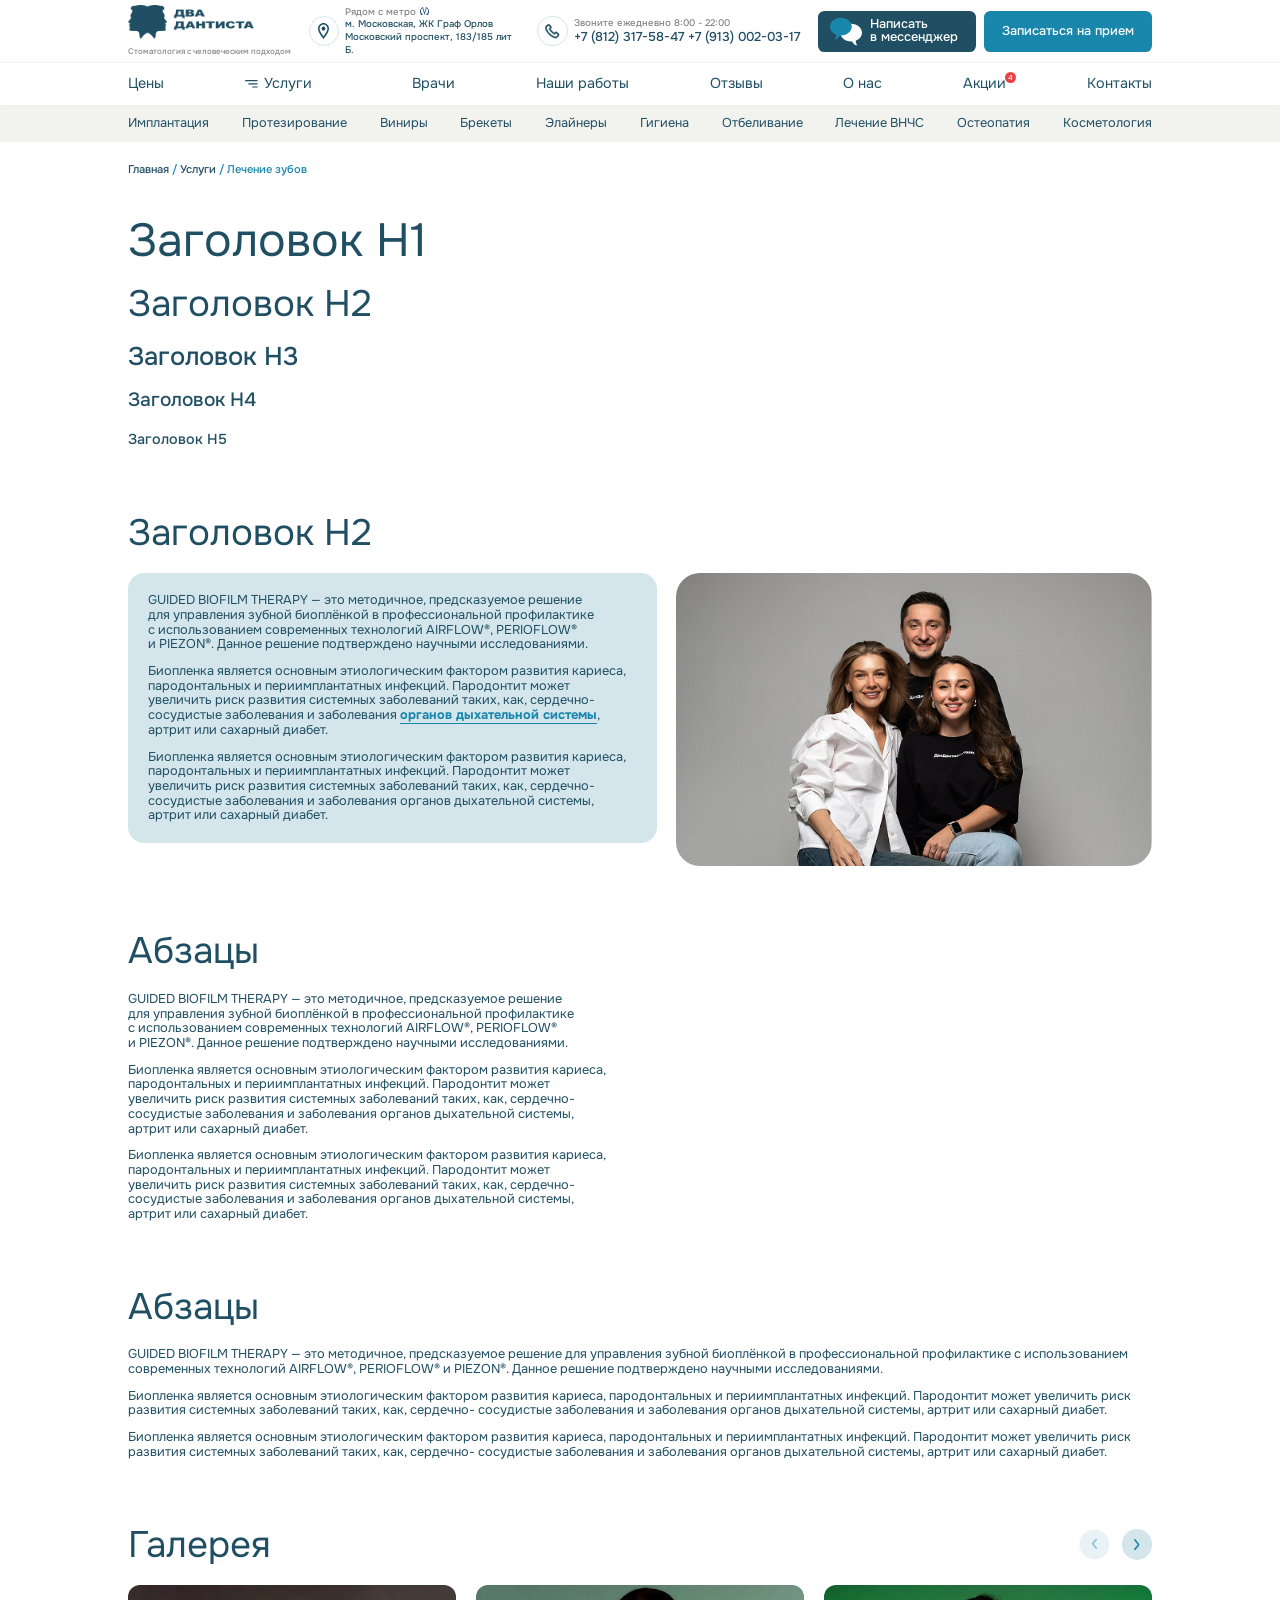
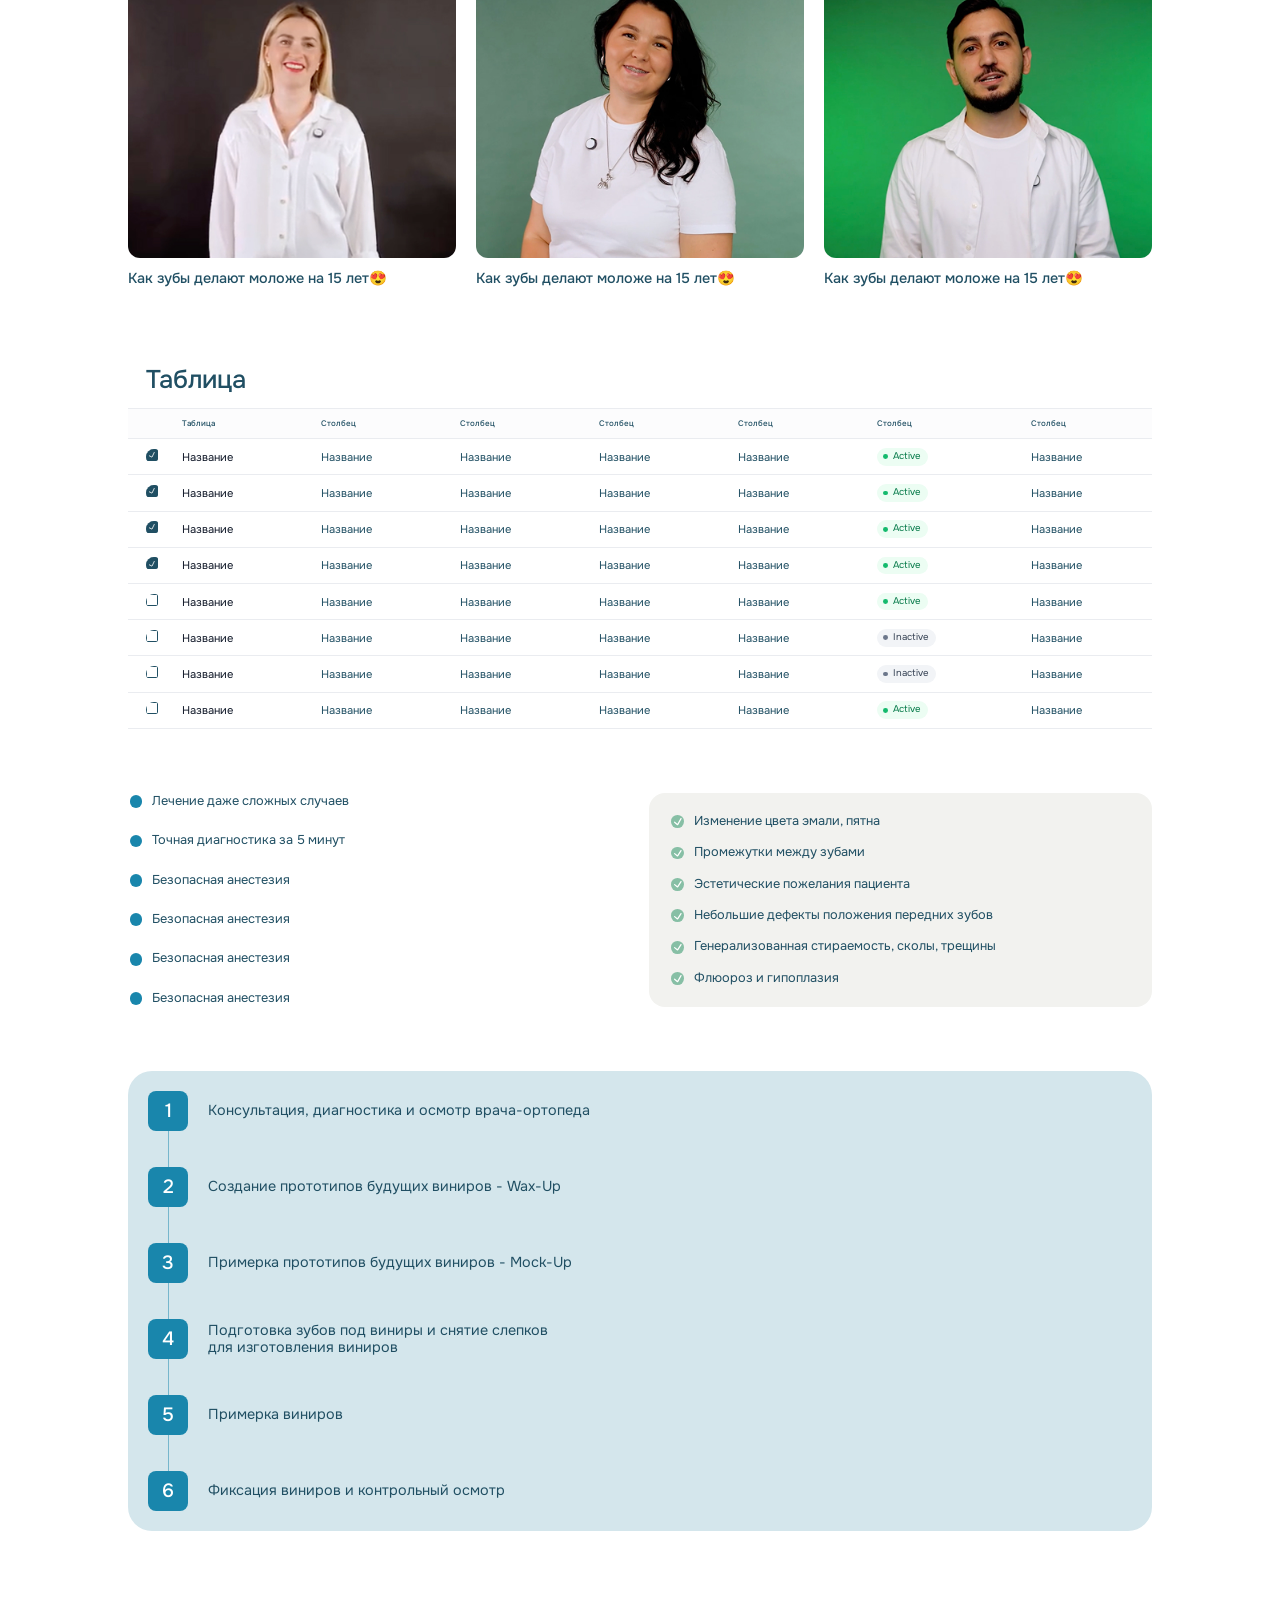
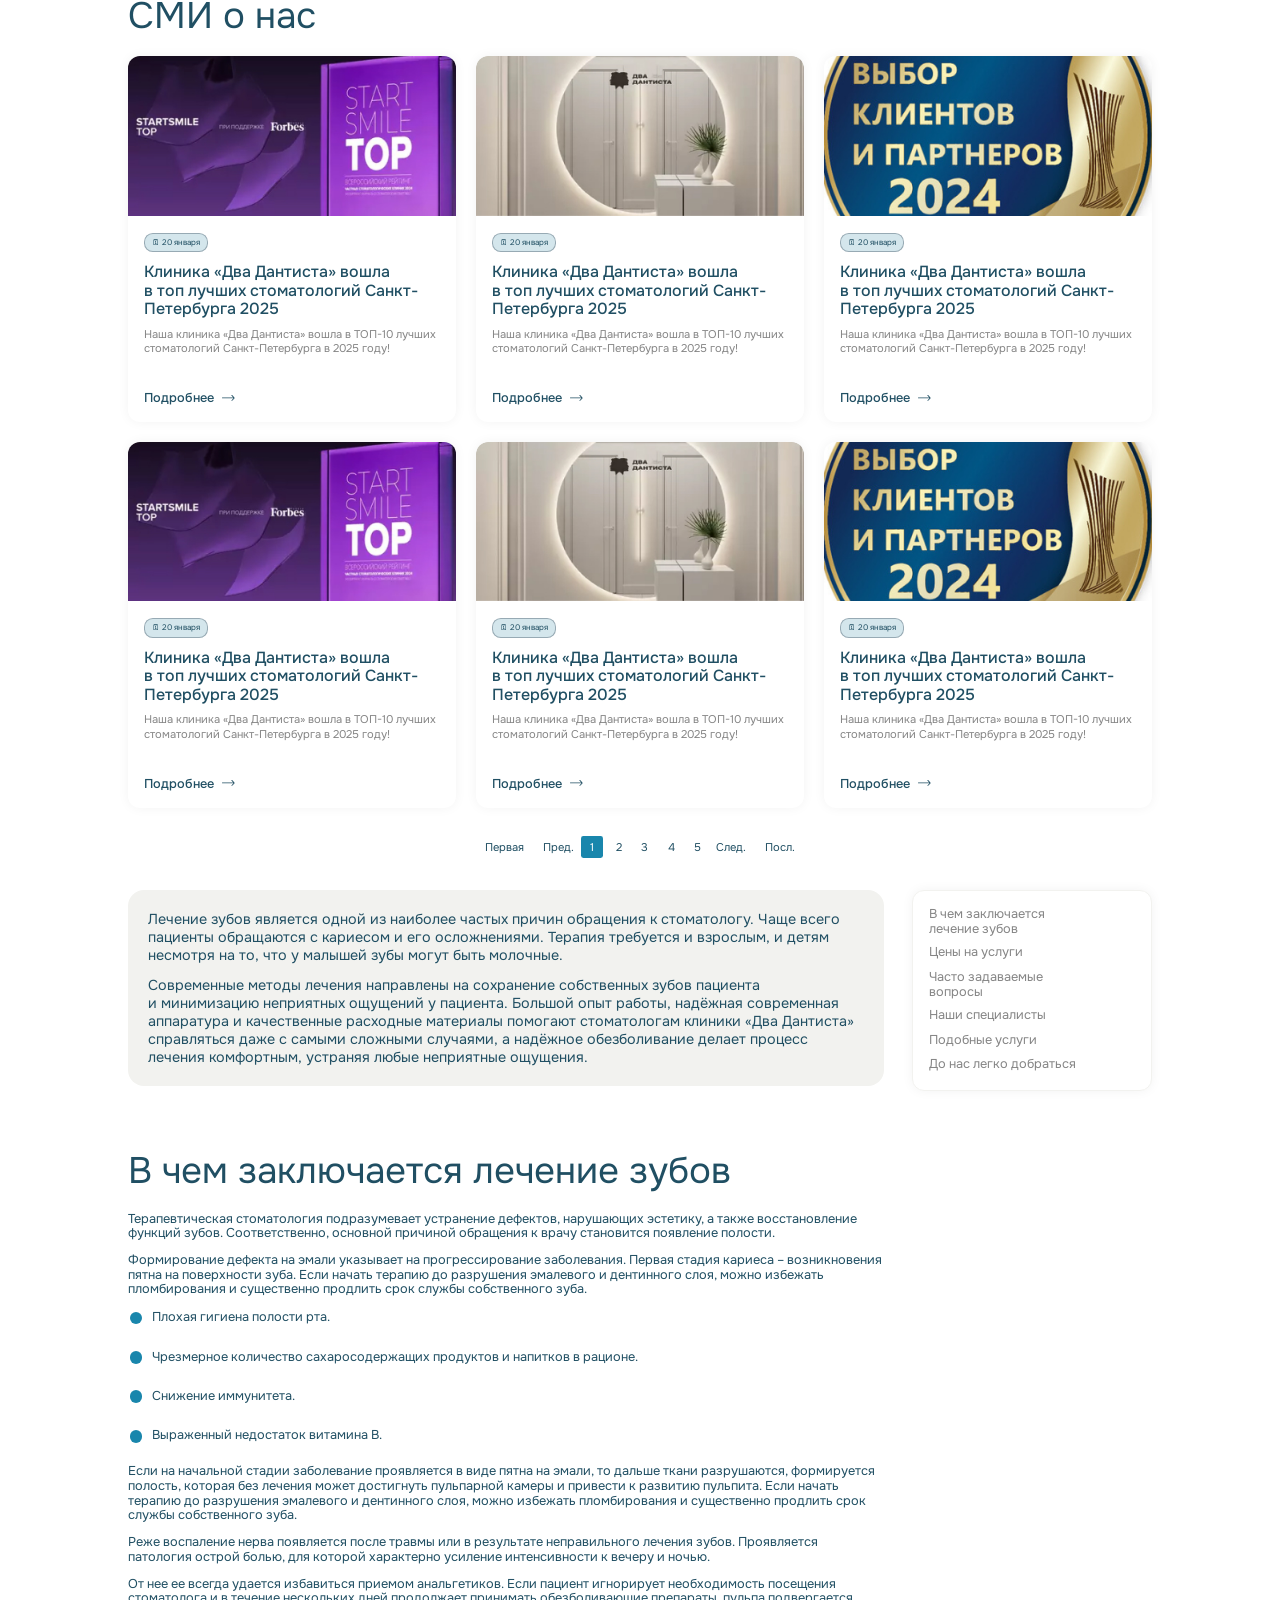
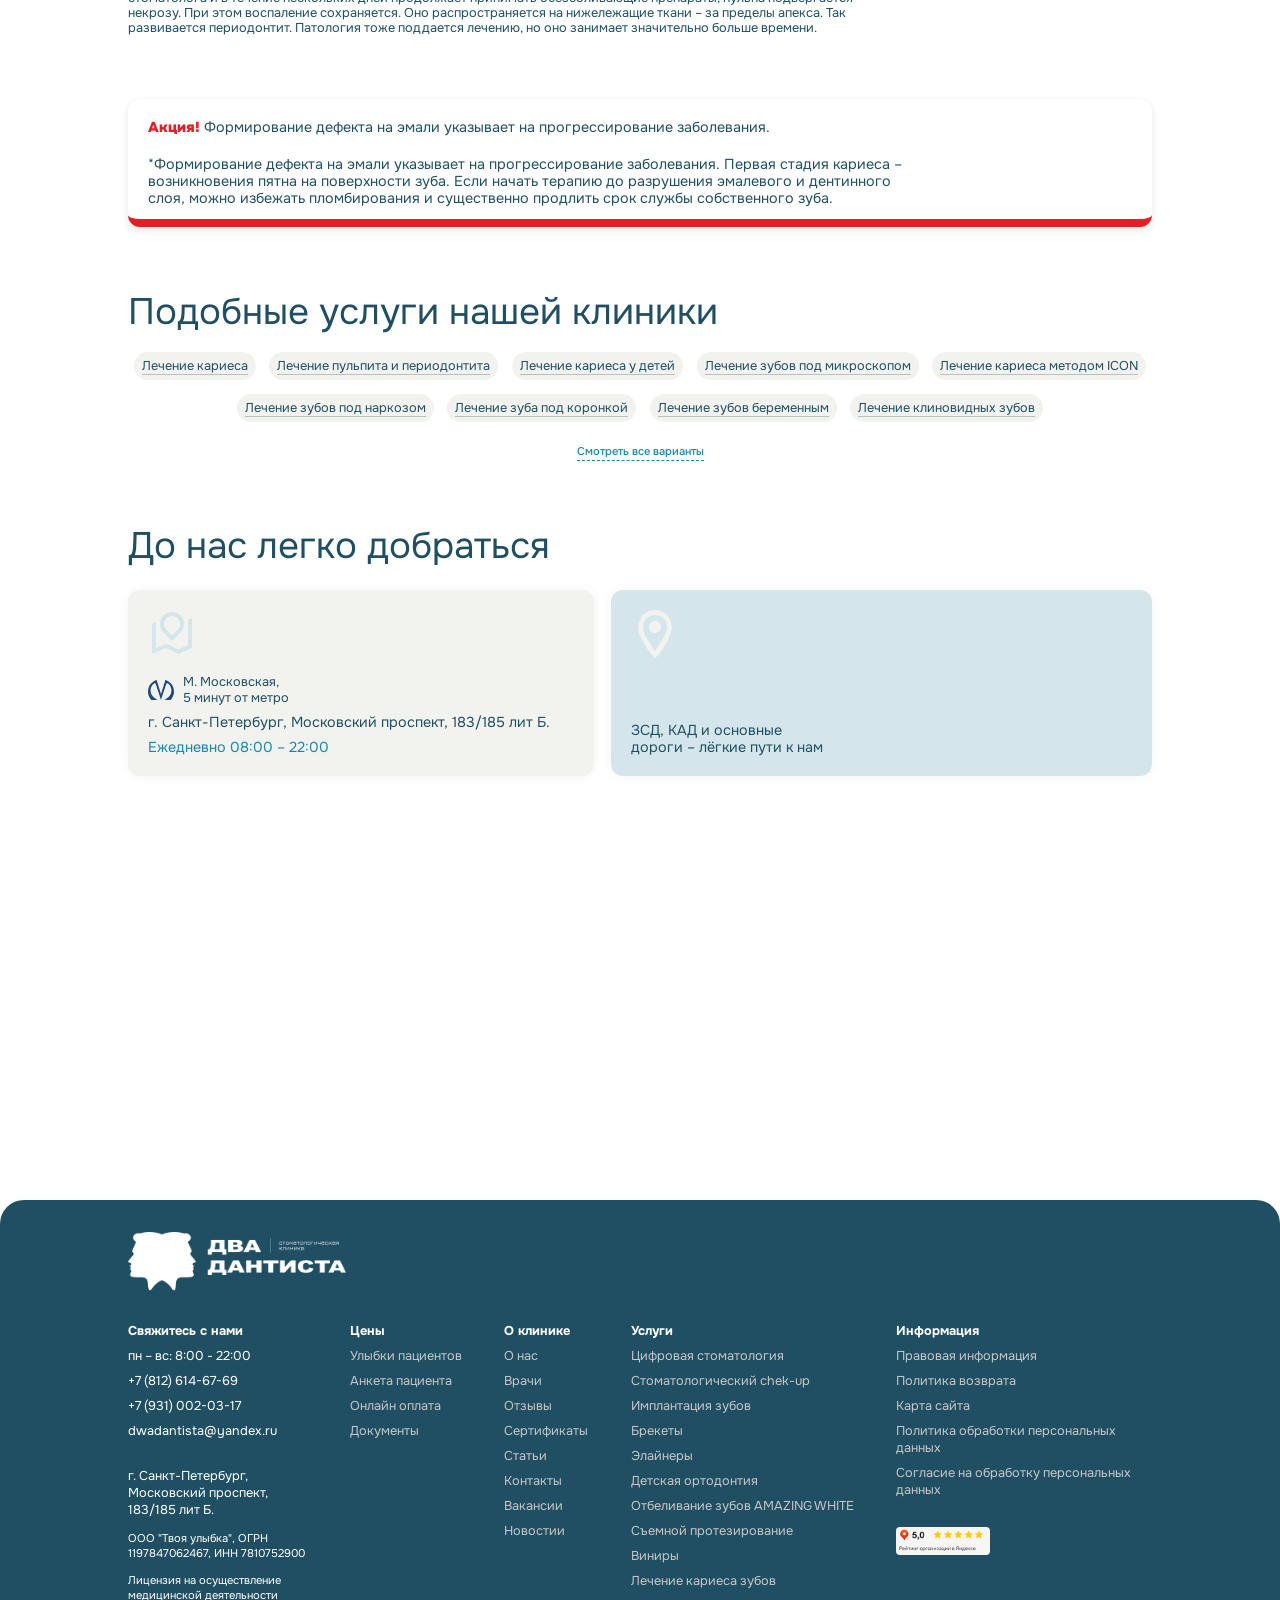
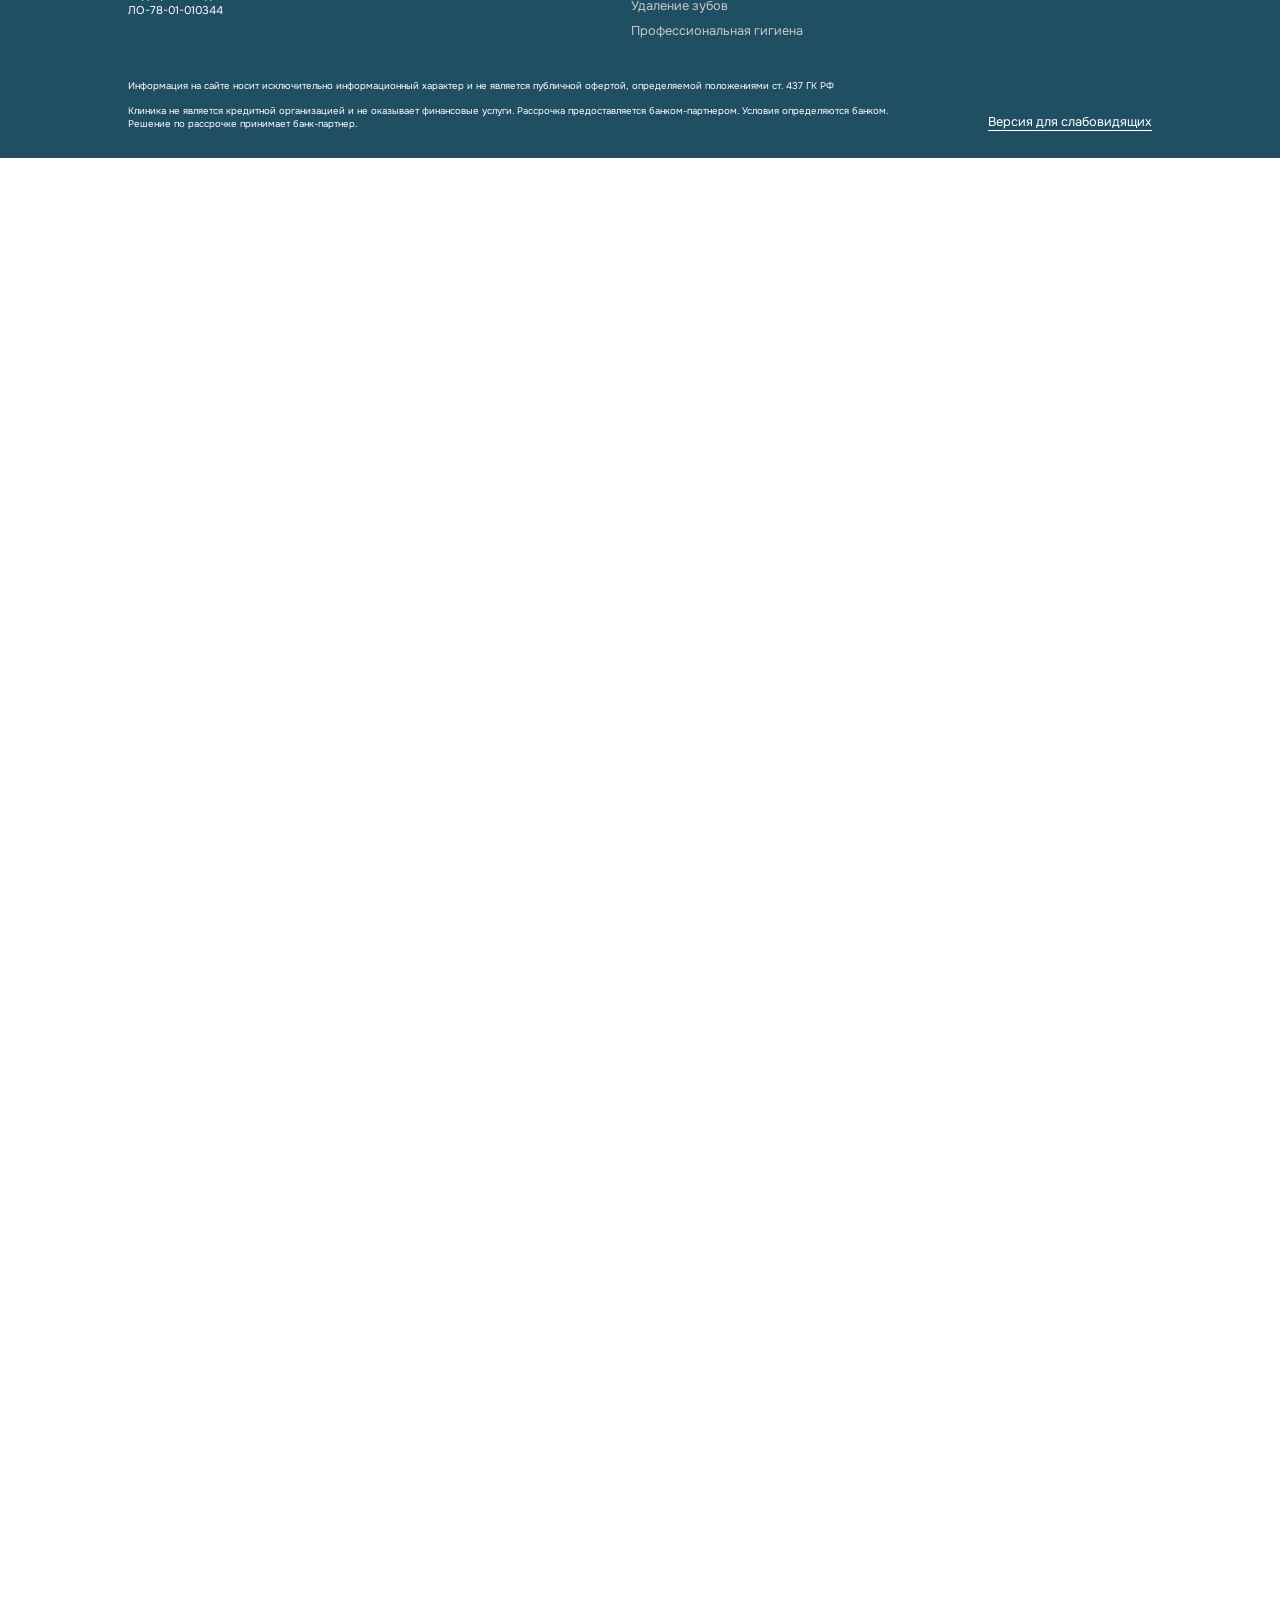
<file: text-page.html>
<!DOCTYPE html>
<html lang="ru">
	<head>
		<meta http-equiv="Content-Type" content="text/html; charset=utf-8">
		<!-- Переключение IE в последнию версию, на случай если в настройках пользователя стоит меньшая -->
		<meta http-equiv="X-UA-Compatible" content="IE=edge">

		<!-- Адаптирование страницы для мобильных устройств -->
		<meta name="viewport" content="width=device-width, initial-scale=1, maximum-scale=1">

		<!-- Запрет распознования номера телефона -->
		<meta name="format-detection" content="telephone=no">
		<meta name="SKYPE_TOOLBAR" content ="SKYPE_TOOLBAR_PARSER_COMPATIBLE">

		<!-- Заголовок страницы -->
		<title>Два Дантиста</title>

		<!-- Данное значение часто используют(использовали) поисковые системы -->
		<meta name="description" content="">
		<meta name="keywords" content="">

		<!-- Традиционная иконка сайта, размер 16x16, прозрачность поддерживается. Рекомендуемый формат: .ico или .png -->
		<link rel="shortcut icon" href="favicon.ico">

		<meta name="theme-color" content="#ffffff">

		<link rel="preconnect" href="https://fonts.googleapis.com">
		<link rel="preconnect" href="https://fonts.gstatic.com" crossorigin>
		<link href="https://fonts.googleapis.com/css2?family=Onest:wght@100..900&display=swap" rel="stylesheet">

		<!-- Подключение файлов стилей -->
		<link rel="stylesheet" href="css/swiper-bundle.min.css">
		<link rel="stylesheet" href="css/fancybox.css">
		<link rel="stylesheet" href="css/twentytwenty.css">
		<link rel="stylesheet" href="css/styles.css">

		<link rel="stylesheet" href="css/response_1299.css" media="(max-width: 1319px)">
		<link rel="stylesheet" href="css/response_1199.css" media="(max-width: 1199px)">
		<link rel="stylesheet" href="css/response_1023.css" media="(max-width: 1023px)">
		<link rel="stylesheet" href="css/response_767.css" media="(max-width: 767px)">
		<link rel="stylesheet" href="css/response_479.css" media="(max-width: 479px)">
	</head>
	<body>
		<div class="wrap">
			<div class="main">
				<!-- Шапка -->
				<header class="header">
					<div class="header__mob">
						<div class="header__mob-top">
							<div class="cont _flex">
								<div class="header__contacts">
									<div class="header__contacts-metro">
										М. Московская, 5 минут от метро
									</div>
									<div class="header__contacts-adres">
										Московский пр-т, 183/185 лит Б.
									</div>
									<div class="header__contacts-time">
										Ежедневно 08:00 – 22:00
									</div>
								</div>

								<button data-content="#modal-write" class="header__write modal-btn">
									<span class="header__write-icon">
										<img data-src="images/write.svg" src="images/img_plug.png" alt="" class="lazyload">
									</span>
									<span class="header__write-text">Написать в&nbsp;мессенджер</span>
								</button>
							</div>
						</div>
					</div>
					<div class="header__topwrap">
						<div class="header__top">
							<div class="cont _flex">
								<div class="header__logo">
									<a href="/" class="header__logo-link">
										<img src="images/logo.png" alt="">
									</a>
									
									<div class="header__logo-slogan">Стоматология с человеческим подходом</div>
								</div>

								<div class="header__adres _flex">
									<div class="header__adres-icon">
										<img data-src="images/marker.svg" src="images/img_plug.png" alt="" class="lazyload">
									</div>
									<div class="header__adres-box">
										<div class="header__adres-title _flex"><span>Рядом с метро</span> <img src="images/metro.svg" alt=""></div>

										<div class="header__adres-text">м. Московская, ЖК Граф Орлов Московский проспект, 183/185 лит Б.</div>
									</div>
								</div>

								<div class="header__contact _flex">
									<div class="header__contact-icon">
										<img data-src="images/tel.svg" src="images/img_plug.png" alt="" class="lazyload">
									</div>
									<div class="header__contact-box">
										<div class="header__contact-title _flex">Звоните ежедневно 8:00 - 22:00</div>

										<div class="header__contact-text">
											<a href="tel:+78123175847">+7 (812) 317-58-47</a> <a href="tel:+79130020317">+7 (913) 002-03-17</a>
										</div>
									</div>
								</div>

								<div class="header__btns _flex">
									<button data-content="#modal-write" class="header__write modal-btn">
										<span class="header__write-icon">
											<img data-src="images/write.svg" src="images/img_plug.png" alt="" class="lazyload">
										</span>
										<span class="header__write-text">Написать в&nbsp;мессенджер</span>
									</button>
									<button data-content="#modal-request" class="header__request modal-btn">Записаться на прием</button>
								</div>

								<a href="tel:+78123175847" class="mob-phone"></a>

								<button type="button" class="mob-menu-btn">
									<span></span>
									<span></span>
									<span></span>
								</button>
							</div>
						</div>
					</div>
					<div class="header__info">
						<div class="cont">
							<nav class="header-menu _flex">
								<div class="header-menu__item">
									<a href="/" class="header-menu__link">Цены</a>
								</div>
								<div class="header-menu__item">
									<a href="/" class="header-menu__link _sub">
										<span class="header-menu__link-span">
											<svg class="header-menu__link-burger">
												<use xlink:href="images/sprite.svg#burger1"></use>
											</svg>
											<span>Услуги</span>
										</span>
									</a>

									<div class="submenu">
										<div class="cont">
											<div class="submenu__wrap">
												<button class="submenu__close">
													<svg>
														<use xlink:href="images/sprite.svg#close"></use>
													</svg>
												</button>
												<div class="submenu__items">
													<div class="submenu__item _active-pc">
														<a href="/" class="submenu__link _sub">Имплантация</a>

														<div class="submenu__list">
															<div class="submenu__list-title">Имплантация зубов</div>
															<div class="submenu__list-flex _flex">
																<div class="header-submenu _flex">
																	<div class="header-submenu__col">
																		<div class="header-submenu__title">
																			<a href="/">Имплант под ключ с коронкой</a>
																		</div>

																		<div class="header-submenu__sector">
																			<div class="header-submenu__subtitle">
																				<a href="/">ВИДЫ ИМПЛАНТАЦИИ</a>
																			</div>

																			<div class="header-submenu__items">
																				<div class="header-submenu__item">
																					<a href="/" class="header-submenu__link">Одномоментная имплантация</a>
																				</div>
																				<div class="header-submenu__item">
																					<a href="/" class="header-submenu__link">Одноэтапная имплантация</a>
																				</div>
																				<div class="header-submenu__item">
																					<a href="/" class="header-submenu__link">Двухэтапная имплантация</a>
																				</div>
																				<div class="header-submenu__item">
																					<a href="/" class="header-submenu__link">Имплантация без костной пластинки</a>
																				</div>
																				<div class="header-submenu__item">
																					<a href="/" class="header-submenu__link">Скуловая имплантация</a>
																				</div>
																				<div class="header-submenu__item">
																					<a href="/" class="header-submenu__link">Трансназальная имплантация</a>
																				</div>
																				<div class="header-submenu__item">
																					<a href="/" class="header-submenu__link">При неправильном прикусе</a>
																				</div>
																				<div class="header-submenu__item">
																					<a href="/" class="header-submenu__link">Бережная имплантация</a>
																				</div>
																				<div class="header-submenu__item">
																					<a href="/" class="header-submenu__link">Пересадка зуба мудрости</a>
																				</div>
																			</div>
																		</div>
																	</div>
																	<div class="header-submenu__col">
																		<div class="header-submenu__title">
																			<a href="/">Имплантация в рассрочку🔥</a>
																		</div>

																		<div class="header-submenu__sector">
																			<div class="header-submenu__subtitle">
																				<a href="/">ПРИ НЕДОСТАТКИ КОСТИ ИЛИ ДЕСНЫ</a>
																			</div>

																			<div class="header-submenu__items">
																				<div class="header-submenu__item">
																					<a href="/" class="header-submenu__link">Костная пластинка</a>
																				</div>
																				<div class="header-submenu__item">
																					<a href="/" class="header-submenu__link">Синус-лифтинг</a>
																				</div>
																				<div class="header-submenu__item">
																					<a href="/" class="header-submenu__link">Наращивание десны</a>
																				</div>
																			</div>
																		</div>

																		<div class="header-submenu__sector">
																			<div class="header-submenu__subtitle">
																				<a href="/">ИМПЛАНТАЦИЯ ВО СНЕ</a>
																			</div>

																			<div class="header-submenu__items">
																				<div class="header-submenu__item">
																					<a href="/" class="header-submenu__link">Имплантация зубов под наркозом</a>
																				</div>
																				<div class="header-submenu__item">
																					<a href="/" class="header-submenu__link">Имплантация зубов под седацией</a>
																				</div>
																			</div>
																		</div>
																	</div>
																</div>

																<div class="header-product">
																	<div class="header-product__name">
																		<a href="/">Имплантация зубов Osstem</a>
																	</div>

																	<div class="header-product__desc">Наша миссия — повышать качество жизни людей, и этим пропитано все.</div>

																	<div class="header-product__prices _flex">
																		<div class="header-product__price">0 ₽</div>
																		<div class="header-product__oldprice">9 000 ₽</div>
																	</div>

																	<a href="/" class="header-product__thumb">
																		<img data-src="images/tmp/product1.png" src="images/img_plug.png" alt="" class="lazyload">
																	</a>

																	<a href="/" class="btn-blue btn-blue_h">Подробнее</a>
																</div>
															</div>
														</div>
													</div>
													<div class="submenu__item">
														<a href="/" class="submenu__link _sub">Протезирование</a>

														<div class="submenu__list">
															<div class="submenu__list-title">Протезирование зубов</div>
															<div class="submenu__list-flex _flex">
																<div class="header-submenu _flex">
																	<div class="header-submenu__col">
																		<div class="header-submenu__title">
																			<a href="/">Имплант под ключ с коронкой</a>
																		</div>

																		<div class="header-submenu__sector">
																			<div class="header-submenu__subtitle">
																				<a href="/">ВИДЫ ИМПЛАНТАЦИИ</a>
																			</div>

																			<div class="header-submenu__items">
																				<div class="header-submenu__item">
																					<a href="/" class="header-submenu__link">Одномоментная имплантация</a>
																				</div>
																				<div class="header-submenu__item">
																					<a href="/" class="header-submenu__link">Одноэтапная имплантация</a>
																				</div>
																				<div class="header-submenu__item">
																					<a href="/" class="header-submenu__link">Двухэтапная имплантация</a>
																				</div>
																				<div class="header-submenu__item">
																					<a href="/" class="header-submenu__link">Имплантация без костной пластинки</a>
																				</div>
																				<div class="header-submenu__item">
																					<a href="/" class="header-submenu__link">Скуловая имплантация</a>
																				</div>
																				<div class="header-submenu__item">
																					<a href="/" class="header-submenu__link">Трансназальная имплантация</a>
																				</div>
																				<div class="header-submenu__item">
																					<a href="/" class="header-submenu__link">При неправильном прикусе</a>
																				</div>
																				<div class="header-submenu__item">
																					<a href="/" class="header-submenu__link">Бережная имплантация</a>
																				</div>
																				<div class="header-submenu__item">
																					<a href="/" class="header-submenu__link">Пересадка зуба мудрости</a>
																				</div>
																			</div>
																		</div>
																	</div>
																	<div class="header-submenu__col">
																		<div class="header-submenu__title">
																			<a href="/">Имплантация в рассрочку🔥</a>
																		</div>

																		<div class="header-submenu__sector">
																			<div class="header-submenu__subtitle">
																				<a href="/">ПРИ НЕДОСТАТКИ КОСТИ ИЛИ ДЕСНЫ</a>
																			</div>

																			<div class="header-submenu__items">
																				<div class="header-submenu__item">
																					<a href="/" class="header-submenu__link">Костная пластинка</a>
																				</div>
																				<div class="header-submenu__item">
																					<a href="/" class="header-submenu__link">Синус-лифтинг</a>
																				</div>
																				<div class="header-submenu__item">
																					<a href="/" class="header-submenu__link">Наращивание десны</a>
																				</div>
																			</div>
																		</div>

																		<div class="header-submenu__sector">
																			<div class="header-submenu__subtitle">
																				<a href="/">ИМПЛАНТАЦИЯ ВО СНЕ</a>
																			</div>

																			<div class="header-submenu__items">
																				<div class="header-submenu__item">
																					<a href="/" class="header-submenu__link">Имплантация зубов под наркозом</a>
																				</div>
																				<div class="header-submenu__item">
																					<a href="/" class="header-submenu__link">Имплантация зубов под седацией</a>
																				</div>
																			</div>
																		</div>
																	</div>
																</div>

																<div class="header-product">
																	<div class="header-product__name">
																		<a href="/">Имплантация зубов Osstem</a>
																	</div>

																	<div class="header-product__desc">Наша миссия — повышать качество жизни людей, и этим пропитано все.</div>

																	<div class="header-product__prices _flex">
																		<div class="header-product__price">0 ₽</div>
																		<div class="header-product__oldprice">9 000 ₽</div>
																	</div>

																	<a href="/" class="header-product__thumb">
																		<img data-src="images/tmp/product1.png" src="images/img_plug.png" alt="" class="lazyload">
																	</a>

																	<a href="/" class="btn-blue btn-blue_h">Подробнее</a>
																</div>
															</div>
														</div>
													</div>
													<div class="submenu__item">
														<a href="/" class="submenu__link _sub">Виниры</a>

														<div class="submenu__list">
															<div class="submenu__list-title">Виниры</div>
															<div class="submenu__list-flex _flex">
																<div class="header-submenu _flex">
																	<div class="header-submenu__col">
																		<div class="header-submenu__title">
																			<a href="/">Имплант под ключ с коронкой</a>
																		</div>

																		<div class="header-submenu__sector">
																			<div class="header-submenu__subtitle">
																				<a href="/">ВИДЫ ИМПЛАНТАЦИИ</a>
																			</div>

																			<div class="header-submenu__items">
																				<div class="header-submenu__item">
																					<a href="/" class="header-submenu__link">Одномоментная имплантация</a>
																				</div>
																				<div class="header-submenu__item">
																					<a href="/" class="header-submenu__link">Одноэтапная имплантация</a>
																				</div>
																				<div class="header-submenu__item">
																					<a href="/" class="header-submenu__link">Двухэтапная имплантация</a>
																				</div>
																				<div class="header-submenu__item">
																					<a href="/" class="header-submenu__link">Имплантация без костной пластинки</a>
																				</div>
																				<div class="header-submenu__item">
																					<a href="/" class="header-submenu__link">Скуловая имплантация</a>
																				</div>
																				<div class="header-submenu__item">
																					<a href="/" class="header-submenu__link">Трансназальная имплантация</a>
																				</div>
																				<div class="header-submenu__item">
																					<a href="/" class="header-submenu__link">При неправильном прикусе</a>
																				</div>
																				<div class="header-submenu__item">
																					<a href="/" class="header-submenu__link">Бережная имплантация</a>
																				</div>
																				<div class="header-submenu__item">
																					<a href="/" class="header-submenu__link">Пересадка зуба мудрости</a>
																				</div>
																			</div>
																		</div>
																	</div>
																	<div class="header-submenu__col">
																		<div class="header-submenu__title">
																			<a href="/">Имплантация в рассрочку🔥</a>
																		</div>

																		<div class="header-submenu__sector">
																			<div class="header-submenu__subtitle">
																				<a href="/">ПРИ НЕДОСТАТКИ КОСТИ ИЛИ ДЕСНЫ</a>
																			</div>

																			<div class="header-submenu__items">
																				<div class="header-submenu__item">
																					<a href="/" class="header-submenu__link">Костная пластинка</a>
																				</div>
																				<div class="header-submenu__item">
																					<a href="/" class="header-submenu__link">Синус-лифтинг</a>
																				</div>
																				<div class="header-submenu__item">
																					<a href="/" class="header-submenu__link">Наращивание десны</a>
																				</div>
																			</div>
																		</div>

																		<div class="header-submenu__sector">
																			<div class="header-submenu__subtitle">
																				<a href="/">ИМПЛАНТАЦИЯ ВО СНЕ</a>
																			</div>

																			<div class="header-submenu__items">
																				<div class="header-submenu__item">
																					<a href="/" class="header-submenu__link">Имплантация зубов под наркозом</a>
																				</div>
																				<div class="header-submenu__item">
																					<a href="/" class="header-submenu__link">Имплантация зубов под седацией</a>
																				</div>
																			</div>
																		</div>
																	</div>
																</div>

																<div class="header-product">
																	<div class="header-product__name">
																		<a href="/">Имплантация зубов Osstem</a>
																	</div>

																	<div class="header-product__desc">Наша миссия — повышать качество жизни людей, и этим пропитано все.</div>

																	<div class="header-product__prices _flex">
																		<div class="header-product__price">0 ₽</div>
																		<div class="header-product__oldprice">9 000 ₽</div>
																	</div>

																	<a href="/" class="header-product__thumb">
																		<img data-src="images/tmp/product1.png" src="images/img_plug.png" alt="" class="lazyload">
																	</a>

																	<a href="/" class="btn-blue btn-blue_h">Подробнее</a>
																</div>
															</div>
														</div>
													</div>
													<div class="submenu__item">
														<a href="/" class="submenu__link _sub">Брекеты</a>
													</div>
													<div class="submenu__item">
														<a href="/" class="submenu__link _sub">Элайнеры</a>
													</div>
													<div class="submenu__item">
														<a href="/" class="submenu__link _sub">Гигиена</a>
													</div>
													<div class="submenu__item">
														<a href="/" class="submenu__link _sub">Отбеливание</a>
													</div>
													<div class="submenu__item">
														<a href="/" class="submenu__link _sub">Лечение ВНЧС</a>
													</div>
													<div class="submenu__item">
														<a href="/" class="submenu__link _sub">Остеопатия</a>
													</div>
													<div class="submenu__item">
														<a href="/" class="submenu__link _sub">Косметология</a>
													</div>
												</div>
											</div>
										</div>
									</div>
								</div>
								<div class="header-menu__item">
									<a href="/" class="header-menu__link _sub">
										<span class="header-menu__link-span">Врачи</span>
									</a>

									<div class="submenu">
										<div class="cont">
											<div class="submenu__wrap">
												<button class="submenu__close">
													<svg>
														<use xlink:href="images/sprite.svg#close"></use>
													</svg>
												</button>
												<div class="submenu__items">
													<div class="submenu__item _active-pc">
														<a href="/" class="submenu__link _sub">Имплантация</a>

														<div class="submenu__list">
															<div class="submenu__list-title">Имплантация зубов</div>
															<div class="submenu__list-flex _flex">
																<div class="header-submenu _flex">
																	<div class="header-submenu__col">
																		<div class="header-submenu__title">
																			<a href="/">Имплант под ключ с коронкой</a>
																		</div>

																		<div class="header-submenu__sector">
																			<div class="header-submenu__subtitle">
																				<a href="/">ВИДЫ ИМПЛАНТАЦИИ</a>
																			</div>

																			<div class="header-submenu__items">
																				<div class="header-submenu__item">
																					<a href="/" class="header-submenu__link">Одномоментная имплантация</a>
																				</div>
																				<div class="header-submenu__item">
																					<a href="/" class="header-submenu__link">Одноэтапная имплантация</a>
																				</div>
																				<div class="header-submenu__item">
																					<a href="/" class="header-submenu__link">Двухэтапная имплантация</a>
																				</div>
																				<div class="header-submenu__item">
																					<a href="/" class="header-submenu__link">Имплантация без костной пластинки</a>
																				</div>
																				<div class="header-submenu__item">
																					<a href="/" class="header-submenu__link">Скуловая имплантация</a>
																				</div>
																				<div class="header-submenu__item">
																					<a href="/" class="header-submenu__link">Трансназальная имплантация</a>
																				</div>
																				<div class="header-submenu__item">
																					<a href="/" class="header-submenu__link">При неправильном прикусе</a>
																				</div>
																				<div class="header-submenu__item">
																					<a href="/" class="header-submenu__link">Бережная имплантация</a>
																				</div>
																				<div class="header-submenu__item">
																					<a href="/" class="header-submenu__link">Пересадка зуба мудрости</a>
																				</div>
																			</div>
																		</div>
																	</div>
																	<div class="header-submenu__col">
																		<div class="header-submenu__title">
																			<a href="/">Имплантация в рассрочку🔥</a>
																		</div>

																		<div class="header-submenu__sector">
																			<div class="header-submenu__subtitle">
																				<a href="/">ПРИ НЕДОСТАТКИ КОСТИ ИЛИ ДЕСНЫ</a>
																			</div>

																			<div class="header-submenu__items">
																				<div class="header-submenu__item">
																					<a href="/" class="header-submenu__link">Костная пластинка</a>
																				</div>
																				<div class="header-submenu__item">
																					<a href="/" class="header-submenu__link">Синус-лифтинг</a>
																				</div>
																				<div class="header-submenu__item">
																					<a href="/" class="header-submenu__link">Наращивание десны</a>
																				</div>
																			</div>
																		</div>

																		<div class="header-submenu__sector">
																			<div class="header-submenu__subtitle">
																				<a href="/">ИМПЛАНТАЦИЯ ВО СНЕ</a>
																			</div>

																			<div class="header-submenu__items">
																				<div class="header-submenu__item">
																					<a href="/" class="header-submenu__link">Имплантация зубов под наркозом</a>
																				</div>
																				<div class="header-submenu__item">
																					<a href="/" class="header-submenu__link">Имплантация зубов под седацией</a>
																				</div>
																			</div>
																		</div>
																	</div>
																</div>

																<div class="header-product">
																	<div class="header-product__name">
																		<a href="/">Имплантация зубов Osstem</a>
																	</div>

																	<div class="header-product__desc">Наша миссия — повышать качество жизни людей, и этим пропитано все.</div>

																	<div class="header-product__prices _flex">
																		<div class="header-product__price">0 ₽</div>
																		<div class="header-product__oldprice">9 000 ₽</div>
																	</div>

																	<a href="/" class="header-product__thumb">
																		<img data-src="images/tmp/product1.png" src="images/img_plug.png" alt="" class="lazyload">
																	</a>

																	<a href="/" class="btn-blue btn-blue_h">Подробнее</a>
																</div>
															</div>
														</div>
													</div>
													<div class="submenu__item">
														<a href="/" class="submenu__link _sub">Протезирование</a>

														<div class="submenu__list">
															<div class="submenu__list-title">Протезирование зубов</div>
															<div class="submenu__list-flex _flex">
																<div class="header-submenu _flex">
																	<div class="header-submenu__col">
																		<div class="header-submenu__title">
																			<a href="/">Имплант под ключ с коронкой</a>
																		</div>

																		<div class="header-submenu__sector">
																			<div class="header-submenu__subtitle">
																				<a href="/">ВИДЫ ИМПЛАНТАЦИИ</a>
																			</div>

																			<div class="header-submenu__items">
																				<div class="header-submenu__item">
																					<a href="/" class="header-submenu__link">Одномоментная имплантация</a>
																				</div>
																				<div class="header-submenu__item">
																					<a href="/" class="header-submenu__link">Одноэтапная имплантация</a>
																				</div>
																				<div class="header-submenu__item">
																					<a href="/" class="header-submenu__link">Двухэтапная имплантация</a>
																				</div>
																				<div class="header-submenu__item">
																					<a href="/" class="header-submenu__link">Имплантация без костной пластинки</a>
																				</div>
																				<div class="header-submenu__item">
																					<a href="/" class="header-submenu__link">Скуловая имплантация</a>
																				</div>
																				<div class="header-submenu__item">
																					<a href="/" class="header-submenu__link">Трансназальная имплантация</a>
																				</div>
																				<div class="header-submenu__item">
																					<a href="/" class="header-submenu__link">При неправильном прикусе</a>
																				</div>
																				<div class="header-submenu__item">
																					<a href="/" class="header-submenu__link">Бережная имплантация</a>
																				</div>
																				<div class="header-submenu__item">
																					<a href="/" class="header-submenu__link">Пересадка зуба мудрости</a>
																				</div>
																			</div>
																		</div>
																	</div>
																	<div class="header-submenu__col">
																		<div class="header-submenu__title">
																			<a href="/">Имплантация в рассрочку🔥</a>
																		</div>

																		<div class="header-submenu__sector">
																			<div class="header-submenu__subtitle">
																				<a href="/">ПРИ НЕДОСТАТКИ КОСТИ ИЛИ ДЕСНЫ</a>
																			</div>

																			<div class="header-submenu__items">
																				<div class="header-submenu__item">
																					<a href="/" class="header-submenu__link">Костная пластинка</a>
																				</div>
																				<div class="header-submenu__item">
																					<a href="/" class="header-submenu__link">Синус-лифтинг</a>
																				</div>
																				<div class="header-submenu__item">
																					<a href="/" class="header-submenu__link">Наращивание десны</a>
																				</div>
																			</div>
																		</div>

																		<div class="header-submenu__sector">
																			<div class="header-submenu__subtitle">
																				<a href="/">ИМПЛАНТАЦИЯ ВО СНЕ</a>
																			</div>

																			<div class="header-submenu__items">
																				<div class="header-submenu__item">
																					<a href="/" class="header-submenu__link">Имплантация зубов под наркозом</a>
																				</div>
																				<div class="header-submenu__item">
																					<a href="/" class="header-submenu__link">Имплантация зубов под седацией</a>
																				</div>
																			</div>
																		</div>
																	</div>
																</div>

																<div class="header-product">
																	<div class="header-product__name">
																		<a href="/">Имплантация зубов Osstem</a>
																	</div>

																	<div class="header-product__desc">Наша миссия — повышать качество жизни людей, и этим пропитано все.</div>

																	<div class="header-product__prices _flex">
																		<div class="header-product__price">0 ₽</div>
																		<div class="header-product__oldprice">9 000 ₽</div>
																	</div>

																	<a href="/" class="header-product__thumb">
																		<img data-src="images/tmp/product1.png" src="images/img_plug.png" alt="" class="lazyload">
																	</a>

																	<a href="/" class="btn-blue btn-blue_h">Подробнее</a>
																</div>
															</div>
														</div>
													</div>
													<div class="submenu__item">
														<a href="/" class="submenu__link _sub">Виниры</a>

														<div class="submenu__list">
															<div class="submenu__list-title">Виниры</div>
															<div class="submenu__list-flex _flex">
																<div class="header-submenu _flex">
																	<div class="header-submenu__col">
																		<div class="header-submenu__title">
																			<a href="/">Имплант под ключ с коронкой</a>
																		</div>

																		<div class="header-submenu__sector">
																			<div class="header-submenu__subtitle">
																				<a href="/">ВИДЫ ИМПЛАНТАЦИИ</a>
																			</div>

																			<div class="header-submenu__items">
																				<div class="header-submenu__item">
																					<a href="/" class="header-submenu__link">Одномоментная имплантация</a>
																				</div>
																				<div class="header-submenu__item">
																					<a href="/" class="header-submenu__link">Одноэтапная имплантация</a>
																				</div>
																				<div class="header-submenu__item">
																					<a href="/" class="header-submenu__link">Двухэтапная имплантация</a>
																				</div>
																				<div class="header-submenu__item">
																					<a href="/" class="header-submenu__link">Имплантация без костной пластинки</a>
																				</div>
																				<div class="header-submenu__item">
																					<a href="/" class="header-submenu__link">Скуловая имплантация</a>
																				</div>
																				<div class="header-submenu__item">
																					<a href="/" class="header-submenu__link">Трансназальная имплантация</a>
																				</div>
																				<div class="header-submenu__item">
																					<a href="/" class="header-submenu__link">При неправильном прикусе</a>
																				</div>
																				<div class="header-submenu__item">
																					<a href="/" class="header-submenu__link">Бережная имплантация</a>
																				</div>
																				<div class="header-submenu__item">
																					<a href="/" class="header-submenu__link">Пересадка зуба мудрости</a>
																				</div>
																			</div>
																		</div>
																	</div>
																	<div class="header-submenu__col">
																		<div class="header-submenu__title">
																			<a href="/">Имплантация в рассрочку🔥</a>
																		</div>

																		<div class="header-submenu__sector">
																			<div class="header-submenu__subtitle">
																				<a href="/">ПРИ НЕДОСТАТКИ КОСТИ ИЛИ ДЕСНЫ</a>
																			</div>

																			<div class="header-submenu__items">
																				<div class="header-submenu__item">
																					<a href="/" class="header-submenu__link">Костная пластинка</a>
																				</div>
																				<div class="header-submenu__item">
																					<a href="/" class="header-submenu__link">Синус-лифтинг</a>
																				</div>
																				<div class="header-submenu__item">
																					<a href="/" class="header-submenu__link">Наращивание десны</a>
																				</div>
																			</div>
																		</div>

																		<div class="header-submenu__sector">
																			<div class="header-submenu__subtitle">
																				<a href="/">ИМПЛАНТАЦИЯ ВО СНЕ</a>
																			</div>

																			<div class="header-submenu__items">
																				<div class="header-submenu__item">
																					<a href="/" class="header-submenu__link">Имплантация зубов под наркозом</a>
																				</div>
																				<div class="header-submenu__item">
																					<a href="/" class="header-submenu__link">Имплантация зубов под седацией</a>
																				</div>
																			</div>
																		</div>
																	</div>
																</div>

																<div class="header-product">
																	<div class="header-product__name">
																		<a href="/">Имплантация зубов Osstem</a>
																	</div>

																	<div class="header-product__desc">Наша миссия — повышать качество жизни людей, и этим пропитано все.</div>

																	<div class="header-product__prices _flex">
																		<div class="header-product__price">0 ₽</div>
																		<div class="header-product__oldprice">9 000 ₽</div>
																	</div>

																	<a href="/" class="header-product__thumb">
																		<img data-src="images/tmp/product1.png" src="images/img_plug.png" alt="" class="lazyload">
																	</a>

																	<a href="/" class="btn-blue btn-blue_h">Подробнее</a>
																</div>
															</div>
														</div>
													</div>
													<div class="submenu__item">
														<a href="/" class="submenu__link _sub">Брекеты</a>
													</div>
													<div class="submenu__item">
														<a href="/" class="submenu__link _sub">Элайнеры</a>
													</div>
													<div class="submenu__item">
														<a href="/" class="submenu__link _sub">Гигиена</a>
													</div>
													<div class="submenu__item">
														<a href="/" class="submenu__link _sub">Отбеливание</a>
													</div>
													<div class="submenu__item">
														<a href="/" class="submenu__link _sub">Лечение ВНЧС</a>
													</div>
													<div class="submenu__item">
														<a href="/" class="submenu__link _sub">Остеопатия</a>
													</div>
													<div class="submenu__item">
														<a href="/" class="submenu__link _sub">Косметология</a>
													</div>
												</div>
											</div>
										</div>
									</div>
								</div>
								<div class="header-menu__item">
									<a href="/" class="header-menu__link">
										<span class="header-menu__link-span">Наши работы</span>
									</a>
								</div>
								<div class="header-menu__item">
									<a href="/" class="header-menu__link">
										<span class="header-menu__link-span">Отзывы</span>
									</a>
								</div>
								<div class="header-menu__item">
									<a href="/" class="header-menu__link">
										<span class="header-menu__link-span">О нас</span>
									</a>
								</div>
								<div class="header-menu__item">
									<a href="/" class="header-menu__link">
										<span class="header-menu__link-span">
											Акции
											<span class="header-menu__link-number">4</span>
										</span>
									</a>
								</div>
								<div class="header-menu__item">
									<a href="/" class="header-menu__link">
										<span class="header-menu__link-span">Контакты</span>
									</a>
								</div>
							</nav>

							<div class="header__info-mob">
								<button data-content="#modal-request" class="header__write">
									<span class="header__write-icon">
										<img data-src="images/write.svg" src="images/img_plug.png" alt="" class="lazyload">
									</span>
									<span class="header__write-text">Написать в&nbsp;мессенджер</span>
								</button>
								
								<div class="header__info-phones">
									<div class="header__info-phone">
										<a href="tel:+78123175847">+7 (812) 317-58-47</a>
									</div>
									<div class="header__info-phone">
										<a href="tel:+79130020317">+7 (913) 002-03-17</a>
									</div>
								</div>

								<div class="header__info-time">Звоните ежедневно 8:00 - 22:00 </div>
								
								<button data-content="#modal-request" class="header__request modal-btn">Записаться на прием</button>
							</div>
						</div>
					</div>
					<div class="header__bot">
						<div class="cont">
							<nav class="header-list _flex">
								<div class="header-list__item">
									<a href="/" class="header-list__link">Имплантация</a>
								</div>
								<div class="header-list__item">
									<a href="/" class="header-list__link">Протезирование</a>
								</div>
								<div class="header-list__item">
									<a href="/" class="header-list__link">Виниры</a>
								</div>
								<div class="header-list__item">
									<a href="/" class="header-list__link">Брекеты</a>
								</div>
								<div class="header-list__item">
									<a href="/" class="header-list__link">Элайнеры</a>
								</div>
								<div class="header-list__item">
									<a href="/" class="header-list__link">Гигиена</a>
								</div>
								<div class="header-list__item">
									<a href="/" class="header-list__link">Отбеливание</a>
								</div>
								<div class="header-list__item">
									<a href="/" class="header-list__link">Лечение ВНЧС</a>
								</div>
								<div class="header-list__item">
									<a href="/" class="header-list__link">Остеопатия</a>
								</div>
								<div class="header-list__item">
									<a href="/" class="header-list__link">Косметология</a>
								</div>
							</nav>
						</div>
					</div>
				</header>
				<div class="overlay"></div>

				<div class="fix-btns">
					<a href="/" class="fix-btns__btn">
						<span class="fix-btns__btn-icon">
							<img data-src="images/ic_btn1.svg" src="images/img_plug.png" alt="" class="lazyload">
							<span class="fix-btns__btn-number">3</span>
						</span>

						<span class="fix-btns__btn-name">Акции</span>
					</a>
					<a href="/" class="fix-btns__btn">
						<span class="fix-btns__btn-icon">
							<img data-src="images/ic_btn2.svg" src="images/img_plug.png" alt="" class="lazyload">
						</span>

						<span class="fix-btns__btn-name">Контакты</span>
					</a>
					<button type="button" class="fix-btns__btn fix-btns__btn_menu open-menu">
						<span class="fix-btns__btn-icon">
							<img data-src="images/ic_btn3.svg" src="images/img_plug.png" alt="" class="lazyload">
						</span>

						<span class="fix-btns__btn-name">Меню</span>
					</button>
					<a href="/" class="fix-btns__btn">
						<span class="fix-btns__btn-icon">
							<img data-src="images/ic_btn4.svg" src="images/img_plug.png" alt="" class="lazyload">
						</span>

						<span class="fix-btns__btn-name">Услуги</span>
					</a>
					<button type="button" data-content="#modal-request" class="fix-btns__btn modal-btn">
						<span class="fix-btns__btn-icon fix-btns__btn-icon_blue">
							<img data-src="images/ic_btn5.svg" src="images/img_plug.png" alt="" class="lazyload">
						</span>

						<span class="fix-btns__btn-name">Записаться</span>
					</button>
				</div>
				<!-- End Шапка -->

				<section class="breadcrumbs breadcrumbs_pad">
					<div class="cont">
						<a href="/">Главная</a> <span class="breadcrumbs_sep">/</span> <a href="/">Услуги</a> <span class="breadcrumbs_sep">/</span> Лечение зубов
					</div>
				</section>


				<section class="_marg">
					<div class="cont">
						<div class="text-block">
							<h1>Заголовок H1</h1>
							<h2>Заголовок H2</h2>
							<h3>Заголовок H3</h3>
							<h4>Заголовок H4</h4>
							<h5>Заголовок H5</h5>
						</div>
					</div>
				</section>


				<section class="_marg">
					<div class="cont">
						<div class="text-block">
							<h2>Заголовок H2</h2>
							
							<div class="text-block__cols _flex">
								<div class="text-block__coll _blue">
									<p>
										GUIDED BIOFILM THERAPY — это методичное, предсказуемое решение для управления зубной биоплёнкой в профессиональной профилактике с использованием современных технологий AIRFLOW®, PERIOFLOW® и PIEZON®. Данное решение подтверждено научными исследованиями.
									</p>

									<p>
										Биопленка является основным этиологическим фактором развития кариеса, пародонтальных и периимплантатных инфекций. Пародонтит может увеличить риск развития системных заболеваний таких, как, сердечно- сосудистые заболевания и заболевания <a href="/"><b>органов дыхательной системы</b></a>, артрит или сахарный диабет.
									</p>

									<p>
										Биопленка является основным этиологическим фактором развития кариеса, пародонтальных и периимплантатных инфекций. Пародонтит может увеличить риск развития системных заболеваний таких, как, сердечно- сосудистые заболевания и заболевания органов дыхательной системы, артрит или сахарный диабет.
									</p>
								</div>
								<div class="text-block__colr">
									<img src="images/tmp/img1.jpg" alt="">
								</div>
							</div>
						</div>
					</div>
				</section>


				<section class="_marg">
					<div class="cont">
						<div class="text-block text-block_small">
							<h2>Абзацы</h2>

							<p>
								GUIDED BIOFILM THERAPY — это методичное, предсказуемое решение для управления зубной биоплёнкой в профессиональной профилактике с использованием современных технологий AIRFLOW®, PERIOFLOW® и PIEZON®. Данное решение подтверждено научными исследованиями.
							</p>

							<p>
								Биопленка является основным этиологическим фактором развития кариеса, пародонтальных и периимплантатных инфекций. Пародонтит может увеличить риск развития системных заболеваний таких, как, сердечно- сосудистые заболевания и заболевания органов дыхательной системы, артрит или сахарный диабет.
							</p>

							<p>
								Биопленка является основным этиологическим фактором развития кариеса, пародонтальных и периимплантатных инфекций. Пародонтит может увеличить риск развития системных заболеваний таких, как, сердечно- сосудистые заболевания и заболевания органов дыхательной системы, артрит или сахарный диабет.
							</p>
						</div>
					</div>
				</section>


				<section class="_marg">
					<div class="cont">
						<div class="text-block">
							<h2>Абзацы</h2>

							<p>
								GUIDED BIOFILM THERAPY — это методичное, предсказуемое решение для управления зубной биоплёнкой в профессиональной профилактике с использованием современных технологий AIRFLOW®, PERIOFLOW® и PIEZON®. Данное решение подтверждено научными исследованиями.
							</p>

							<p>
								Биопленка является основным этиологическим фактором развития кариеса, пародонтальных и периимплантатных инфекций. Пародонтит может увеличить риск развития системных заболеваний таких, как, сердечно- сосудистые заболевания и заболевания органов дыхательной системы, артрит или сахарный диабет.
							</p>

							<p>
								Биопленка является основным этиологическим фактором развития кариеса, пародонтальных и периимплантатных инфекций. Пародонтит может увеличить риск развития системных заболеваний таких, как, сердечно- сосудистые заболевания и заболевания органов дыхательной системы, артрит или сахарный диабет.
							</p>
						</div>
					</div>
				</section>


				<section class="comments _marg">
					<div class="cont">
						<div class="main-title main-title_slider">Галерея</div>

						<div class="comments__slider swiper swiper_visible">
							<div class="swiper-wrapper">
								<div class="swiper-slide comment">
									<a href="/" class="comment__img">
										<img data-src="images/tmp/comment_video1.jpg" src="images/img_plug.png" alt="" class="lazyload">
									</a>
									<div class="comment__title">Как зубы делают моложе на 15 лет😍</div>
								</div>
								<div class="swiper-slide comment">
									<a href="/" class="comment__img">
										<img data-src="images/tmp/comment_video2.jpg" src="images/img_plug.png" alt="" class="lazyload">
									</a>
									<div class="comment__title">Как зубы делают моложе на 15 лет😍</div>
								</div>
								<div class="swiper-slide comment">
									<a href="/" class="comment__img">
										<img data-src="images/tmp/comment_video3.jpg" src="images/img_plug.png" alt="" class="lazyload">
									</a>
									<div class="comment__title">Как зубы делают моложе на 15 лет😍</div>
								</div>
								<div class="swiper-slide comment">
									<a href="/" class="comment__img">
										<img data-src="images/tmp/comment_video1.jpg" src="images/img_plug.png" alt="" class="lazyload">
									</a>
									<div class="comment__title">Как зубы делают моложе на 15 лет😍</div>
								</div>
								<div class="swiper-slide comment">
									<a href="/" class="comment__img">
										<img data-src="images/tmp/comment_video2.jpg" src="images/img_plug.png" alt="" class="lazyload">
									</a>
									<div class="comment__title">Как зубы делают моложе на 15 лет😍</div>
								</div>
								<div class="swiper-slide comment">
									<a href="/" class="comment__img">
										<img data-src="images/tmp/comment_video3.jpg" src="images/img_plug.png" alt="" class="lazyload">
									</a>
									<div class="comment__title">Как зубы делают моложе на 15 лет😍</div>
								</div>
							</div>

							<button type="button" class="slider-button-prev _light _top">
								<svg>
									<use xlink:href="images/sprite.svg#arrow1"></use>
								</svg>
							</button>
							<button type="button" class="slider-button-next _light _top">
								<svg>
									<use xlink:href="images/sprite.svg#arrow1"></use>
								</svg>
							</button>
						</div>
					</div>
				</section>

				<section class="_marg">
					<div class="cont">

						<div class="table-slider swiper">
							<div class="swiper-wrapper">
								<div class="swiper-slide">
									<table class="main-table">
										<thead>
											<tr>
												<th class="th-title" colspan="8">Таблица</th>
											</tr>
											<tr>
												<th class="main-table_th">
													<button type="button"></button>
												</th>
												<th>Таблица</th>
												<th>Столбец</th>
												<th>Столбец</th>
												<th>Столбец</th>
												<th>Столбец</th>
												<th>Столбец</th>
												<th>Столбец</th>
											</tr>
										</thead>
										<tbody>
											<tr>
												<td class="main-table_td">
													<div class="checkbox comment__img">
														<label class="checkbox__label">
															<input type="checkbox" name="" checked>

															<span class="checkbox__text"></span>
														</label>
													</div>
												</td>
												<td><span>Название</span></td>
												<td>Название</td>
												<td>Название</td>
												<td>Название</td>
												<td>Название</td>
												<td>
													<div class="info-sticker">
														<span>Active</span>
													</div>
												</td>
												<td>Название</td>
											</tr>
											<tr>
												<td class="main-table_td">
													<div class="checkbox comment__img">
														<label class="checkbox__label">
															<input type="checkbox" name="" checked>

															<span class="checkbox__text"></span>
														</label>
													</div>
												</td>
												<td><span>Название</span></td>
												<td>Название</td>
												<td>Название</td>
												<td>Название</td>
												<td>Название</td>
												<td>
													<div class="info-sticker">
														<span>Active</span>
													</div>
												</td>
												<td>Название</td>
											</tr>
											<tr>
												<td class="main-table_td">
													<div class="checkbox comment__img">
														<label class="checkbox__label">
															<input type="checkbox" name="" checked>

															<span class="checkbox__text"></span>
														</label>
													</div>
												</td>
												<td><span>Название</span></td>
												<td>Название</td>
												<td>Название</td>
												<td>Название</td>
												<td>Название</td>
												<td>
													<div class="info-sticker">
														<span>Active</span>
													</div>
												</td>
												<td>Название</td>
											</tr>
											<tr>
												<td class="main-table_td">
													<div class="checkbox comment__img">
														<label class="checkbox__label">
															<input type="checkbox" name="" checked>

															<span class="checkbox__text"></span>
														</label>
													</div>
												</td>
												<td><span>Название</span></td>
												<td>Название</td>
												<td>Название</td>
												<td>Название</td>
												<td>Название</td>
												<td>
													<div class="info-sticker">
														<span>Active</span>
													</div>
												</td>
												<td>Название</td>
											</tr>
											<tr>
												<td class="main-table_td">
													<div class="checkbox comment__img">
														<label class="checkbox__label">
															<input type="checkbox" name="">

															<span class="checkbox__text"></span>
														</label>
													</div>
												</td>
												<td><span>Название</span></td>
												<td>Название</td>
												<td>Название</td>
												<td>Название</td>
												<td>Название</td>
												<td>
													<div class="info-sticker">
														<span>Active</span>
													</div>
												</td>
												<td>Название</td>
											</tr>
											<tr>
												<td class="main-table_td">
													<div class="checkbox comment__img">
														<label class="checkbox__label">
															<input type="checkbox" name="">

															<span class="checkbox__text"></span>
														</label>
													</div>
												</td>
												<td><span>Название</span></td>
												<td>Название</td>
												<td>Название</td>
												<td>Название</td>
												<td>Название</td>
												<td>
													<div class="info-sticker info-sticker_inactive">
														<span>Inactive</span>
													</div>
												</td>
												<td>Название</td>
											</tr>
											<tr>
												<td class="main-table_td">
													<div class="checkbox comment__img">
														<label class="checkbox__label">
															<input type="checkbox" name="">

															<span class="checkbox__text"></span>
														</label>
													</div>
												</td>
												<td><span>Название</span></td>
												<td>Название</td>
												<td>Название</td>
												<td>Название</td>
												<td>Название</td>
												<td>
													<div class="info-sticker info-sticker_inactive">
														<span>Inactive</span>
													</div>
												</td>
												<td>Название</td>
											</tr>
											<tr>
												<td class="main-table_td">
													<div class="checkbox comment__img">
														<label class="checkbox__label">
															<input type="checkbox" name="">

															<span class="checkbox__text"></span>
														</label>
													</div>
												</td>
												<td><span>Название</span></td>
												<td>Название</td>
												<td>Название</td>
												<td>Название</td>
												<td>Название</td>
												<td>
													<div class="info-sticker">
														<span>Active</span>
													</div>
												</td>
												<td>Название</td>
											</tr>
										</tbody>
									</table>
								</div>
							</div>

							<div class="swiper-scrollbar"></div>
						</div>
					</div>
				</section>

				<section class="_marg">
					<div class="cont">
						<div class="text-block">
							<div class="text-block__cols _flex">
								<div class="text-block__col">
									<ul>
										<li>Лечение даже сложных случаев</li>
										<li>Точная диагностика за 5 минут</li>
										<li>Безопасная анестезия</li>
										<li>Безопасная анестезия</li>
										<li>Безопасная анестезия</li>
										<li>Безопасная анестезия</li>
									</ul>
								</div>
								<div class="text-block__col _gray">
									<ul class="check-list">
										<li>Изменение цвета эмали, пятна</li>
										<li>Промежутки между зубами</li>
										<li>Эстетические пожелания пациента</li>
										<li>Небольшие дефекты положения передних зубов</li>
										<li>Генерализованная стираемость, сколы, трещины</li>
										<li>Флюороз и гипоплазия</li>
									</ul>
								</div>
							</div>
						</div>
					</div>
				</section>

				<section class="stages-work _marg">
					<div class="cont">
						<div class="stages-work__bg-green">
							<div class="stages-work__items">
								<div class="stages-work__item _flex">
									<div class="stages-work__number">1</div>

									<div class="stages-work__desc-medium">Консультация, диагностика и осмотр врача-ортопеда</div>
								</div>
								<div class="stages-work__item _flex">
									<div class="stages-work__number">2</div>

									<div class="stages-work__desc-medium">Создание прототипов будущих виниров - Wax-Up</div>
								</div>
								<div class="stages-work__item _flex">
									<div class="stages-work__number">3</div>

									<div class="stages-work__desc-medium">Примерка прототипов будущих виниров - Mock-Up</div>
								</div>
								<div class="stages-work__item _flex">
									<div class="stages-work__number">4</div>

									<div class="stages-work__desc-medium">Подготовка зубов под виниры и снятие слепков <br>для изготовления виниров</div>
								</div>
								<div class="stages-work__item _flex">
									<div class="stages-work__number">5</div>

									<div class="stages-work__desc-medium">Примерка виниров</div>
								</div>
								<div class="stages-work__item _flex">
									<div class="stages-work__number">6</div>

									<div class="stages-work__desc-medium">Фиксация виниров и контрольный осмотр</div>
								</div>
							</div>
						</div>
					</div>
				</section>

				<section class="media-about-us _marg">
					<div class="cont">
						<div class="main-title main-title_slider">СМИ о нас</div>
						
						<div class="media-about-us__grid _flex">
							<div class="media-about-us__item">
								<a href="/" class="media-about-us__img">
									<img data-src="images/tmp/media_img1.jpg" src="images/img_plug.png" alt="" class="lazyload">
								</a>

								<div class="media-about-us__pad">
									<div class="media-about-us__date">
										<span>🗓 20 января</span>
									</div>
									<div class="media-about-us__name">
										<a href="/">Клиника «Два Дантиста» вошла в&nbsp;топ&nbsp;лучших стоматологий Санкт-Петербурга 2025</a>
									</div>
									<div class="media-about-us__desc">Наша клиника «Два Дантиста» вошла в ТОП-10 лучших стоматологий Санкт-Петербурга в 2025 году!</div>

									<div class="media-about-us__bot">
										<a href="/" class="media-about-us__more">
											Подробнее
											<svg>
												<use xlink:href="images/sprite.svg#arrow2"></use>
											</svg>
										</a>
									</div>
								</div>
							</div>
							<div class="media-about-us__item">
								<a href="/" class="media-about-us__img">
									<img data-src="images/tmp/media_img2.jpg" src="images/img_plug.png" alt="" class="lazyload">
								</a>

								<div class="media-about-us__pad">
									<div class="media-about-us__date">
										<span>🗓 20 января</span>
									</div>
									<div class="media-about-us__name">
										<a href="/">Клиника «Два Дантиста» вошла в&nbsp;топ&nbsp;лучших стоматологий Санкт-Петербурга 2025</a>
									</div>
									<div class="media-about-us__desc">Наша клиника «Два Дантиста» вошла в ТОП-10 лучших стоматологий Санкт-Петербурга в 2025 году!</div>

									<div class="media-about-us__bot">
										<a href="/" class="media-about-us__more">
											Подробнее
											<svg>
												<use xlink:href="images/sprite.svg#arrow2"></use>
											</svg>
										</a>
									</div>
								</div>
							</div>
							<div class="media-about-us__item">
								<a href="/" class="media-about-us__img">
									<img data-src="images/tmp/media_img3.jpg" src="images/img_plug.png" alt="" class="lazyload">
								</a>

								<div class="media-about-us__pad">
									<div class="media-about-us__date">
										<span>🗓 20 января</span>
									</div>
									<div class="media-about-us__name">
										<a href="/">Клиника «Два Дантиста» вошла в&nbsp;топ&nbsp;лучших стоматологий Санкт-Петербурга 2025</a>
									</div>
									<div class="media-about-us__desc">Наша клиника «Два Дантиста» вошла в ТОП-10 лучших стоматологий Санкт-Петербурга в 2025 году!</div>

									<div class="media-about-us__bot">
										<a href="/" class="media-about-us__more">
											Подробнее
											<svg>
												<use xlink:href="images/sprite.svg#arrow2"></use>
											</svg>
										</a>
									</div>
								</div>
							</div>
							<div class="media-about-us__item">
								<a href="/" class="media-about-us__img">
									<img data-src="images/tmp/media_img1.jpg" src="images/img_plug.png" alt="" class="lazyload">
								</a>

								<div class="media-about-us__pad">
									<div class="media-about-us__date">
										<span>🗓 20 января</span>
									</div>
									<div class="media-about-us__name">
										<a href="/">Клиника «Два Дантиста» вошла в&nbsp;топ&nbsp;лучших стоматологий Санкт-Петербурга 2025</a>
									</div>
									<div class="media-about-us__desc">Наша клиника «Два Дантиста» вошла в ТОП-10 лучших стоматологий Санкт-Петербурга в 2025 году!</div>

									<div class="media-about-us__bot">
										<a href="/" class="media-about-us__more">
											Подробнее
											<svg>
												<use xlink:href="images/sprite.svg#arrow2"></use>
											</svg>
										</a>
									</div>
								</div>
							</div>
							<div class="media-about-us__item">
								<a href="/" class="media-about-us__img">
									<img data-src="images/tmp/media_img2.jpg" src="images/img_plug.png" alt="" class="lazyload">
								</a>

								<div class="media-about-us__pad">
									<div class="media-about-us__date">
										<span>🗓 20 января</span>
									</div>
									<div class="media-about-us__name">
										<a href="/">Клиника «Два Дантиста» вошла в&nbsp;топ&nbsp;лучших стоматологий Санкт-Петербурга 2025</a>
									</div>
									<div class="media-about-us__desc">Наша клиника «Два Дантиста» вошла в ТОП-10 лучших стоматологий Санкт-Петербурга в 2025 году!</div>

									<div class="media-about-us__bot">
										<a href="/" class="media-about-us__more">
											Подробнее
											<svg>
												<use xlink:href="images/sprite.svg#arrow2"></use>
											</svg>
										</a>
									</div>
								</div>
							</div>
							<div class="media-about-us__item">
								<a href="/" class="media-about-us__img">
									<img data-src="images/tmp/media_img3.jpg" src="images/img_plug.png" alt="" class="lazyload">
								</a>

								<div class="media-about-us__pad">
									<div class="media-about-us__date">
										<span>🗓 20 января</span>
									</div>
									<div class="media-about-us__name">
										<a href="/">Клиника «Два Дантиста» вошла в&nbsp;топ&nbsp;лучших стоматологий Санкт-Петербурга 2025</a>
									</div>
									<div class="media-about-us__desc">Наша клиника «Два Дантиста» вошла в ТОП-10 лучших стоматологий Санкт-Петербурга в 2025 году!</div>

									<div class="media-about-us__bot">
										<a href="/" class="media-about-us__more">
											Подробнее
											<svg>
												<use xlink:href="images/sprite.svg#arrow2"></use>
											</svg>
										</a>
									</div>
								</div>
							</div>
						</div>

						<div class="pagination _flex">
							<a href="/" class="pagination__link _hide">Первая</a>
							<a href="/" class="pagination__link _hide">Пред.</a>
							<a class="active">1</a>
							<a href="/">2</a>
							<a href="/">3</a>
							<a href="/">4</a>
							<a href="/">5</a>
							<a href="/" class="pagination__link">След.</a>
							<a href="/" class="pagination__link">Посл.</a>
						</div>
					</div>
				</section>


				<section class="content content_marg">
					<div class="cont">
						<div class="content__flex _flex">
							<div class="content__coll">
								<section class="imp-info">
									<div class="imp-info__bg imp-info__bg_light">
										<div class="text-block text-block_size">
											<p>Лечение зубов является одной из наиболее частых причин обращения к стоматологу. Чаще всего пациенты обращаются с кариесом и его осложнениями. Терапия требуется и взрослым, и детям несмотря на то, что у малышей зубы могут быть молочные.</p>

											<p>Современные методы лечения направлены на сохранение собственных зубов пациента и минимизацию неприятных ощущений у пациента. Большой опыт работы, надёжная современная аппаратура и качественные расходные материалы помогают стоматологам клиники «Два Дантиста» справляться даже с самыми сложными случаями, а надёжное обезболивание делает процесс лечения комфортным, устраняя любые неприятные ощущения.</p>
										</div>
									</div>
								</section>

								<section class="indicat-cont _marg" id="anchor1">
									<div class="text-block text-block_bold">
										<h2>В чем заключается лечение зубов</h2>

										<p>
											Терапевтическая стоматология подразумевает устранение дефектов, нарушающих эстетику, а также восстановление функций зубов. Соответственно, основной причиной обращения к врачу становится появление полости.
										</p>

										<p>
											Формирование дефекта на эмали указывает на прогрессирование заболевания. Первая стадия кариеса – возникновения пятна на поверхности зуба. Если начать терапию до разрушения эмалевого и дентинного слоя, можно избежать пломбирования и существенно продлить срок службы собственного зуба.
										</p>

										<ul>
											<li>Плохая гигиена полости рта.</li>
											<li>Чрезмерное количество сахаросодержащих продуктов и напитков в рационе.</li>
											<li>Снижение иммунитета.</li>
											<li>Выраженный недостаток витамина В.</li>
										</ul>

										<p>
											Если на начальной стадии заболевание проявляется в виде пятна на эмали, то дальше ткани разрушаются, формируется полость, которая без лечения может достигнуть пульпарной камеры и привести к развитию пульпита. Если начать терапию до разрушения эмалевого и дентинного слоя, можно избежать пломбирования и существенно продлить срок службы собственного зуба.
										</p>

										<p>
											Реже воспаление нерва появляется после травмы или в результате неправильного лечения зубов. Проявляется патология острой болью, для которой характерно усиление интенсивности к вечеру и ночью.
										</p>

										<p>
											От нее ее всегда удается избавиться приемом анальгетиков. Если пациент игнорирует необходимость посещения стоматолога и в течение нескольких дней продолжает принимать обезболивающие препараты, пульпа подвергается некрозу. При этом воспаление сохраняется. Оно распространяется на нижележащие ткани – за пределы апекса. Так развивается периодонтит. Патология тоже поддается лечению, но оно занимает значительно больше времени.
										</p>
									</div>
								</section>
							</div>
							<div class="content__colr">
								<aside class="aside">
									<div class="aside__list">
										<div class="aside__item">
											<button type="button" data-anchor="#anchor1" class="aside__link scroll-btn">В чем заключается лечение зубов</button>
										</div>
										<div class="aside__item">
											<button type="button" data-anchor="#anchor2" class="aside__link scroll-btn">Цены на услуги</button>
										</div>
										<div class="aside__item">
											<button type="button" data-anchor="#anchor3" class="aside__link scroll-btn">Часто задаваемые вопросы</button>
										</div>
										<div class="aside__item">
											<button type="button" data-anchor="#anchor4" class="aside__link scroll-btn">Наши специалисты</button>
										</div>
										<div class="aside__item">
											<button type="button" data-anchor="#anchor5" class="aside__link scroll-btn">Подобные услуги</button>
										</div>
										<div class="aside__item">
											<button type="button" data-anchor="#anchor6" class="aside__link scroll-btn">До нас легко добраться</button>
										</div>
									</div>
								</aside>
							</div>
						</div>
					</div>
				</section>


				<section class="inner-img _marg">
					<div class="cont">
						<div class="inner-img__bg">
							<div class="inner-img__text">
								<p><b>Акция!</b> Формирование дефекта на эмали указывает на прогрессирование заболевания.</p>

								<p>*Формирование дефекта на эмали указывает на прогрессирование заболевания. Первая стадия кариеса – возникновения пятна на поверхности зуба. Если начать терапию до разрушения эмалевого и дентинного слоя, можно избежать пломбирования и существенно продлить срок службы собственного зуба.</p>
							</div>
						</div>
					</div>
				</section>


				<section class="similar-services _marg" id="anchor5">
					<div class="cont">
						<div class="main-title">Подобные услуги нашей клиники</div>

						<div class="similar-services__flex _flex">
							<a href="/" class="similar-services__item">
								<span>Лечение кариеса</span>
							</a>
							<a href="/" class="similar-services__item">
								<span>Лечение пульпита и периодонтита</span>
							</a>
							<a href="/" class="similar-services__item">
								<span>Лечение кариеса у детей</span>
							</a>
							<a href="/" class="similar-services__item">
								<span>Лечение зубов под микроскопом</span>
							</a>
							<a href="/" class="similar-services__item">
								<span>Лечение кариеса методом ICON</span>
							</a>
							<a href="/" class="similar-services__item">
								<span>Лечение зубов под наркозом</span>
							</a>
							<a href="/" class="similar-services__item">
								<span>Лечение зуба под коронкой</span>
							</a>
							<a href="/" class="similar-services__item">
								<span>Лечение зубов беременным</span>
							</a>
							<a href="/" class="similar-services__item">
								<span>Лечение клиновидных зубов</span>
							</a>
						</div>

						<div class="similar-services__bot">
							<a href="/" class="btn-dashed">Смотреть все варианты</a>
						</div>
					</div>
				</section>


				<section class="media-contacts _marg" id="anchor6">
					<div class="cont">
						<div class="main-title">До нас легко добраться</div>

						<div class="media-contacts__grid media-contacts__grid_inner">
							<div class="media-contacts__item">
								<div class="media-contacts__icon">
									<img data-src="images/contact_icon1.svg" src="images/img_plug.png" alt="" class="lazyload">
								</div>
								<div class="media-contacts__box">
									<div class="media-contacts__metro _flex">
										<div class="media-contacts__metro-icon">
											<img data-src="images/metro.svg" src="images/img_plug.png" alt="" class="lazyload">
										</div>
										<div class="media-contacts__metro-name">М. Московская, <br>5 минут от метро</div>
									</div>

									<div class="media-contacts__adres">г. Санкт-Петербург, Московский проспект, 183/185 лит Б.</div>
									<div class="media-contacts__time">Ежедневно 08:00 – 22:00</div>
								</div>
							</div>
							<div class="media-contacts__item _light">
								<div class="media-contacts__icon">
									<img data-src="images/contact_icon2.svg" src="images/img_plug.png" alt="" class="lazyload">
								</div>
								<div class="media-contacts__box">
									<div class="media-contacts__desc">ЗСД, КАД и основные <br>дороги – лёгкие пути к нам</div>
								</div>
							</div>
						</div>

						<div class="media-contacts__map">
							<script type="text/javascript" charset="utf-8" async src="https://api-maps.yandex.ru/services/constructor/1.0/js/?um=constructor%3Af69d1cf69b4cdeaf3b29273cc198d69275a9e771385f627e9af216a1f7335ca8&amp;width=100%25&amp;height=100%25&amp;lang=ru_RU&amp;scroll=true"></script>
						</div>
					</div>
				</section>
			</div>


			<footer class="footer">
				<div class="cont">
					<div class="footer__logo">
						<img src="images/logo_white.png" alt="">
					</div>

					<div class="footer__flex _flex">
						<div class="footer__contact">
							<div class="footer__title">Свяжитесь с нами</div>
							<div class="footer__time">пн – вс: 8:00 - 22:00</div>
							<div class="footer__phone">
								<a href="tel:+78126146769">+7 (812) 614-67-69</a>
							</div>
							<div class="footer__phone">
								<a href="tel:+79310020317">+7 (931) 002-03-17</a>
							</div>
							<div class="footer__mail">
								<a href="mailto:dwadantista@yandex.ru">dwadantista@yandex.ru</a>
							</div>
							<div class="footer__adres">г. Санкт-Петербург, Московский проспект, 183/185 лит Б.</div>

							<div class="footer__contact-info">ООО "Твоя улыбка", ОГРН 1197847062467, ИНН 7810752900</div>
							<div class="footer__contact-info">Лицензия на осуществление медицинской деятельности ЛО-78-01-010344</div>

							<div class="footer__version footer__version_mob">
								<a href="/">Версия для слабовидящих</a>
							</div>
						</div>
						<div class="footer__list footer__list_price">
							<div class="footer__title">
								<a href="/">Цены</a>
							</div>

							<div class="footer__list-items">
								<div class="footer__list-item">
									<a href="/" class="footer__list-link">Улыбки пациентов</a>
								</div>
								<div class="footer__list-item">
									<a href="/" class="footer__list-link">Анкета пациента</a>
								</div>
								<div class="footer__list-item">
									<a href="/" class="footer__list-link">Онлайн оплата</a>
								</div>
								<div class="footer__list-item">
									<a href="/" class="footer__list-link">Документы</a>
								</div>
							</div>
						</div>
						<div class="footer__list footer__list_about">
							<div class="footer__title">
								<a href="/">О клинике</a>
							</div>
							<div class="footer__list-items">
								<div class="footer__list-item">
									<a href="/" class="footer__list-link">О нас</a>
								</div>
								<div class="footer__list-item">
									<a href="/" class="footer__list-link">Врачи</a>
								</div>
								<div class="footer__list-item">
									<a href="/" class="footer__list-link">Отзывы</a>
								</div>
								<div class="footer__list-item">
									<a href="/" class="footer__list-link">Сертификаты</a>
								</div>
								<div class="footer__list-item">
									<a href="/" class="footer__list-link">Статьи</a>
								</div>
								<div class="footer__list-item">
									<a href="/" class="footer__list-link">Контакты</a>
								</div>
								<div class="footer__list-item">
									<a href="/" class="footer__list-link">Вакансии</a>
								</div>
								<div class="footer__list-item">
									<a href="/" class="footer__list-link">Новостии</a>
								</div>
							</div>
						</div>
						<div class="footer__list footer__list_service">
							<div class="footer__title">
								<a href="/">Услуги</a>
							</div>

							<div class="footer__list-items">
								<div class="footer__list-item">
									<a href="/" class="footer__list-link">Цифровая стоматология</a>
								</div>
								<div class="footer__list-item">
									<a href="/" class="footer__list-link">Стоматологический chek-up</a>
								</div>
								<div class="footer__list-item">
									<a href="/" class="footer__list-link">Имплантация зубов</a>
								</div>
								<div class="footer__list-item">
									<a href="/" class="footer__list-link">Брекеты</a>
								</div>
								<div class="footer__list-item">
									<a href="/" class="footer__list-link">Элайнеры</a>
								</div>
								<div class="footer__list-item">
									<a href="/" class="footer__list-link">Детская ортодонтия</a>
								</div>
								<div class="footer__list-item">
									<a href="/" class="footer__list-link">Отбеливание зубов AMAZING WHITE</a>
								</div>
								<div class="footer__list-item">
									<a href="/" class="footer__list-link">Съемной протезирование</a>
								</div>
								<div class="footer__list-item">
									<a href="/" class="footer__list-link">Виниры</a>
								</div>
								<div class="footer__list-item">
									<a href="/" class="footer__list-link">Лечение кариеса зубов</a>
								</div>
								<div class="footer__list-item">
									<a href="/" class="footer__list-link">Удаление зубов</a>
								</div>
								<div class="footer__list-item">
									<a href="/" class="footer__list-link">Профессиональная гигиена</a>
								</div>
							</div>
						</div>
						<div class="footer__list footer__list_info">
							<div class="footer__title">
								<a href="/">Информация</a>
							</div>

							<div class="footer__list-items">
								<div class="footer__list-item">
									<a href="/" class="footer__list-link">Правовая информация</a>
								</div>
								<div class="footer__list-item">
									<a href="/" class="footer__list-link">Политика возврата</a>
								</div>
								<div class="footer__list-item">
									<a href="/" class="footer__list-link">Карта сайта</a>
								</div>
								<div class="footer__list-item">
									<a href="/" class="footer__list-link">Политика обработки персональных данных</a>
								</div>
								<div class="footer__list-item">
									<a href="/" class="footer__list-link">Согласие на обработку персональных данных</a>
								</div>
							</div>

							<div class="footer__rating">
								<img data-src="images/tmp/rating.jpg" src="images/img_plug.png" alt="" class="lazyload">
							</div>
						</div>
					</div>

					<div class="footer__bot _flex">
						<div class="footer__info">
							<div class="footer__info-item">Информация на сайте носит исключительно информационный характер и не является публичной офертой, определяемой положениями ст. 437 ГК РФ</div>
							<div class="footer__info-item">Клиника не является кредитной организацией и не оказывает финансовые услуги. Рассрочка предоставляется банком-партнером. Условия определяются банком. Решение по рассрочке принимает банк-партнер.</div>
							<div class="footer__info-item footer__info-item_mob">ООО "Твоя улыбка", ОГРН 1197847062467, ИНН 7810752900</div>
							<div class="footer__info-item footer__info-item_mob">Лицензия на осуществление медицинской деятельности ЛО-78-01-010344</div>
						</div>

						<div class="footer__version">
							<a href="/">Версия для слабовидящих</a>
						</div>
					</div>
				</div>
			</footer>
		</div>

		<div class="button-up">
			<button type="button" class="button-up__btn">
				<svg>
					<use xlink:href="images/sprite.svg#arrow1"></use>
				</svg>
			</button>
		</div>


		<div id="modal-request" class="modal modal_small">
			<div class="modal__wrap">
				<div class="modal__pad">
					<div class="modal__title modal__title_center">Записаться на прием</div>

					<form action="" class="form">
						<div class="form__line">
							<div class="form__field">
								<input type="text" value="" placeholder="Ваше имя*" class="form__input">
							</div>
						</div>
						<div class="form__line">
							<div class="form__field">
								<input type="tel" value="" placeholder="Ваше телефон*" data-mask="+7 (999) 999-99-99" class="form__input">
							</div>
						</div>
						<div class="form__line">
							<div class="form__field">
								<input type="text" value="" placeholder="Какая услуга вас интересует?" class="form__input">
							</div>
						</div>
						<div class="checkbox checkbox_marg">
							<label class="checkbox__label">
								<input type="checkbox" name="">

								<span class="checkbox__text">
									Нажимая на кнопку, вы соглашаетесь на обработку <br>персональных данных и с <a href="/" target="_blank">политикой конфиденциальности</a>
								</span>
							</label>
						</div>
						<div class="checkbox checkbox_marg">
							<label class="checkbox__label">
								<input type="checkbox" name="">

								<span class="checkbox__text">
									Я согласен получать рекламные и информационные материалы
								</span>
							</label>
						</div>
						<div class="form__submit form__submit_center">
							<button type="submit" class="form__submit-btn btn-blue btn-blue_h">Отправить</button>
						</div>
					</form>
				</div>
			</div>
		</div>


		<div id="modal-request2" class="modal">
			<div class="modal__wrap _flex">
				<div class="modal__photo">
					<img data-src="images/tmp/photo_big1.jpg" src="images/img_plug.png" alt="" class="lazyload">
				</div>

				<div class="modal__pad">
					<div class="modal__title">Оставьте заявку <br>и мы перезвоним за&nbsp;15&nbsp;минут</div>

					<form action="" class="form">
						<div class="form__line">
							<div class="form__field">
								<input type="tel" value="" placeholder="+7 (000) 000-00-00" data-mask="+7 (999) 999-99-99" class="form__input">
							</div>
						</div>
						<div class="checkbox">
							<label class="checkbox__label">
								<input type="checkbox" name="">

								<span class="checkbox__text">
									Нажимая на кнопку, вы соглашаетесь на обработку <br>персональных данных и с <a href="/" target="_blank">политикой конфиденциальности</a>
								</span>
							</label>
						</div>
						<div class="form__submit">
							<button type="submit" class="form__submit-btn btn-blue btn-blue_h">Отправить</button>
						</div>
					</form>
				</div>
			</div>
		</div>


		<div id="modal-write" class="modal modal_small">
			<div class="modal__wrap">
				<div class="modal__pad">
					<div class="modal__title modal__title_center">Хотите задать вопрос в&nbsp;мессенджер?</div>
					<div class="modal__subtitle modal__subtitle_center">Свяжемся в любом удобном для вас мессенджере! Выберите платформу, оставьте имя и телефон - и мы оперативно ответим</div>

					<form action="" class="form">
						<div class="form__line">
							<div class="form__field select-wrap">
								<select name="">
									<option data-display="Выберите мессенджер"></option>
									<option value="1">MAX</option>
									<option value="2">Telegram</option>
									<option value="3">WhatsApp</option>
								</select>
							</div>
						</div>
						<div class="form__line">
							<div class="form__field">
								<input type="text" value="" placeholder="Ваше имя" class="form__input">
							</div>
						</div>
						<div class="form__line">
							<div class="form__field">
								<input type="tel" value="" placeholder="+7 (000) 000-00-00" data-mask="+7 (999) 999-99-99" class="form__input">
							</div>
						</div>
						<div class="checkbox">
							<label class="checkbox__label">
								<input type="checkbox" name="">

								<span class="checkbox__text">
									Нажимая на кнопку, вы соглашаетесь на обработку <br>персональных данных и с <a href="/" target="_blank">политикой конфиденциальности</a>
								</span>
							</label>
						</div>
						<div class="form__submit form__submit_center">
							<button type="submit" class="form__submit-btn btn-blue btn-blue_h">Отправить</button>
						</div>
					</form>
				</div>
			</div>
		</div>


		<div class="supports-error">
			Ваш браузер устарел рекомендуем обновить его до последней версии<br> или использовать другой более современный.
		</div>


		<!-- Подключение javascript файлов -->
		<script src="js/jquery-3.5.0.min.js"></script>

		<script src="js/swiper-bundle.min.js"></script>
		<script src="js/fancybox.js"></script>
		<script src="js/inputmask.min.js"></script>
		<script src="js/nice-select.js"></script>
		<script src="js/jquery.event.move.js"></script>
		<script src="js/jquery.twentytwenty.js"></script>

		<script src="js/functions.js"></script>
		<script src="js/scripts.js"></script>
	</body>
</html>
</file>
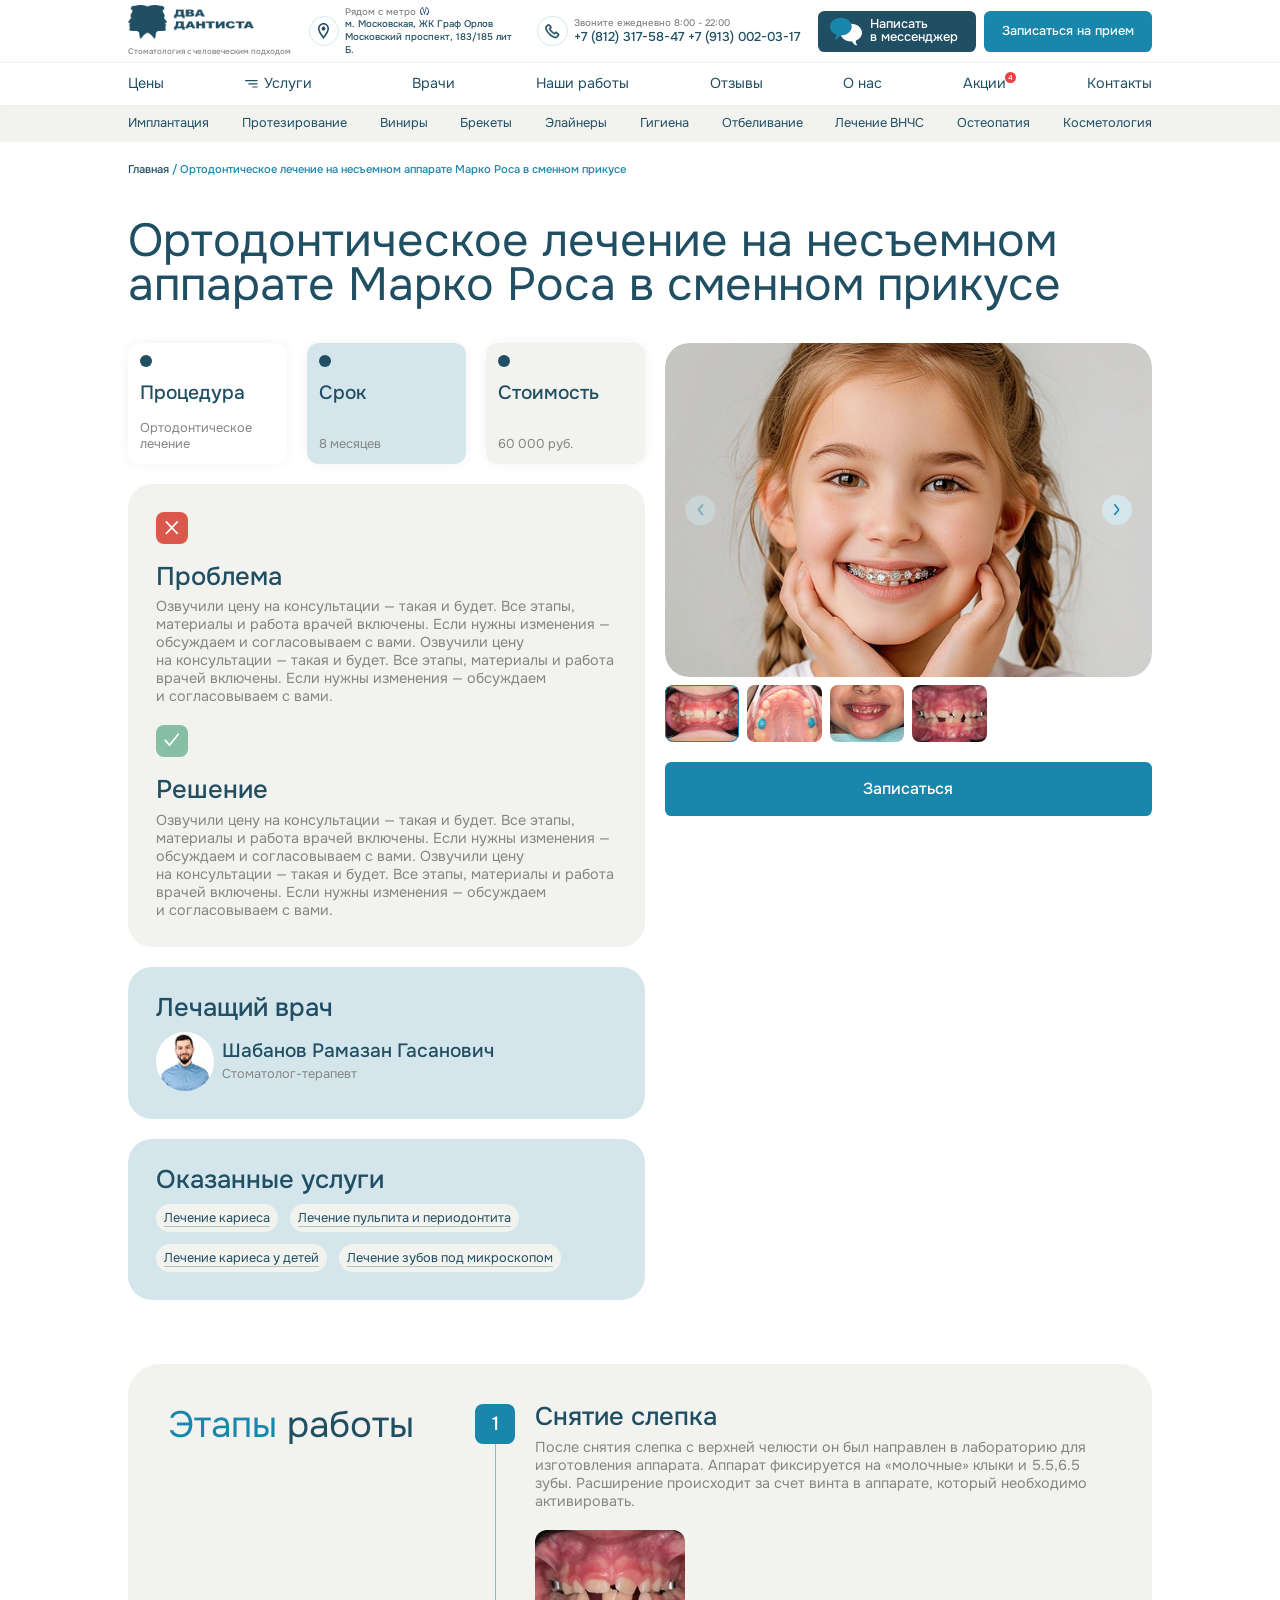
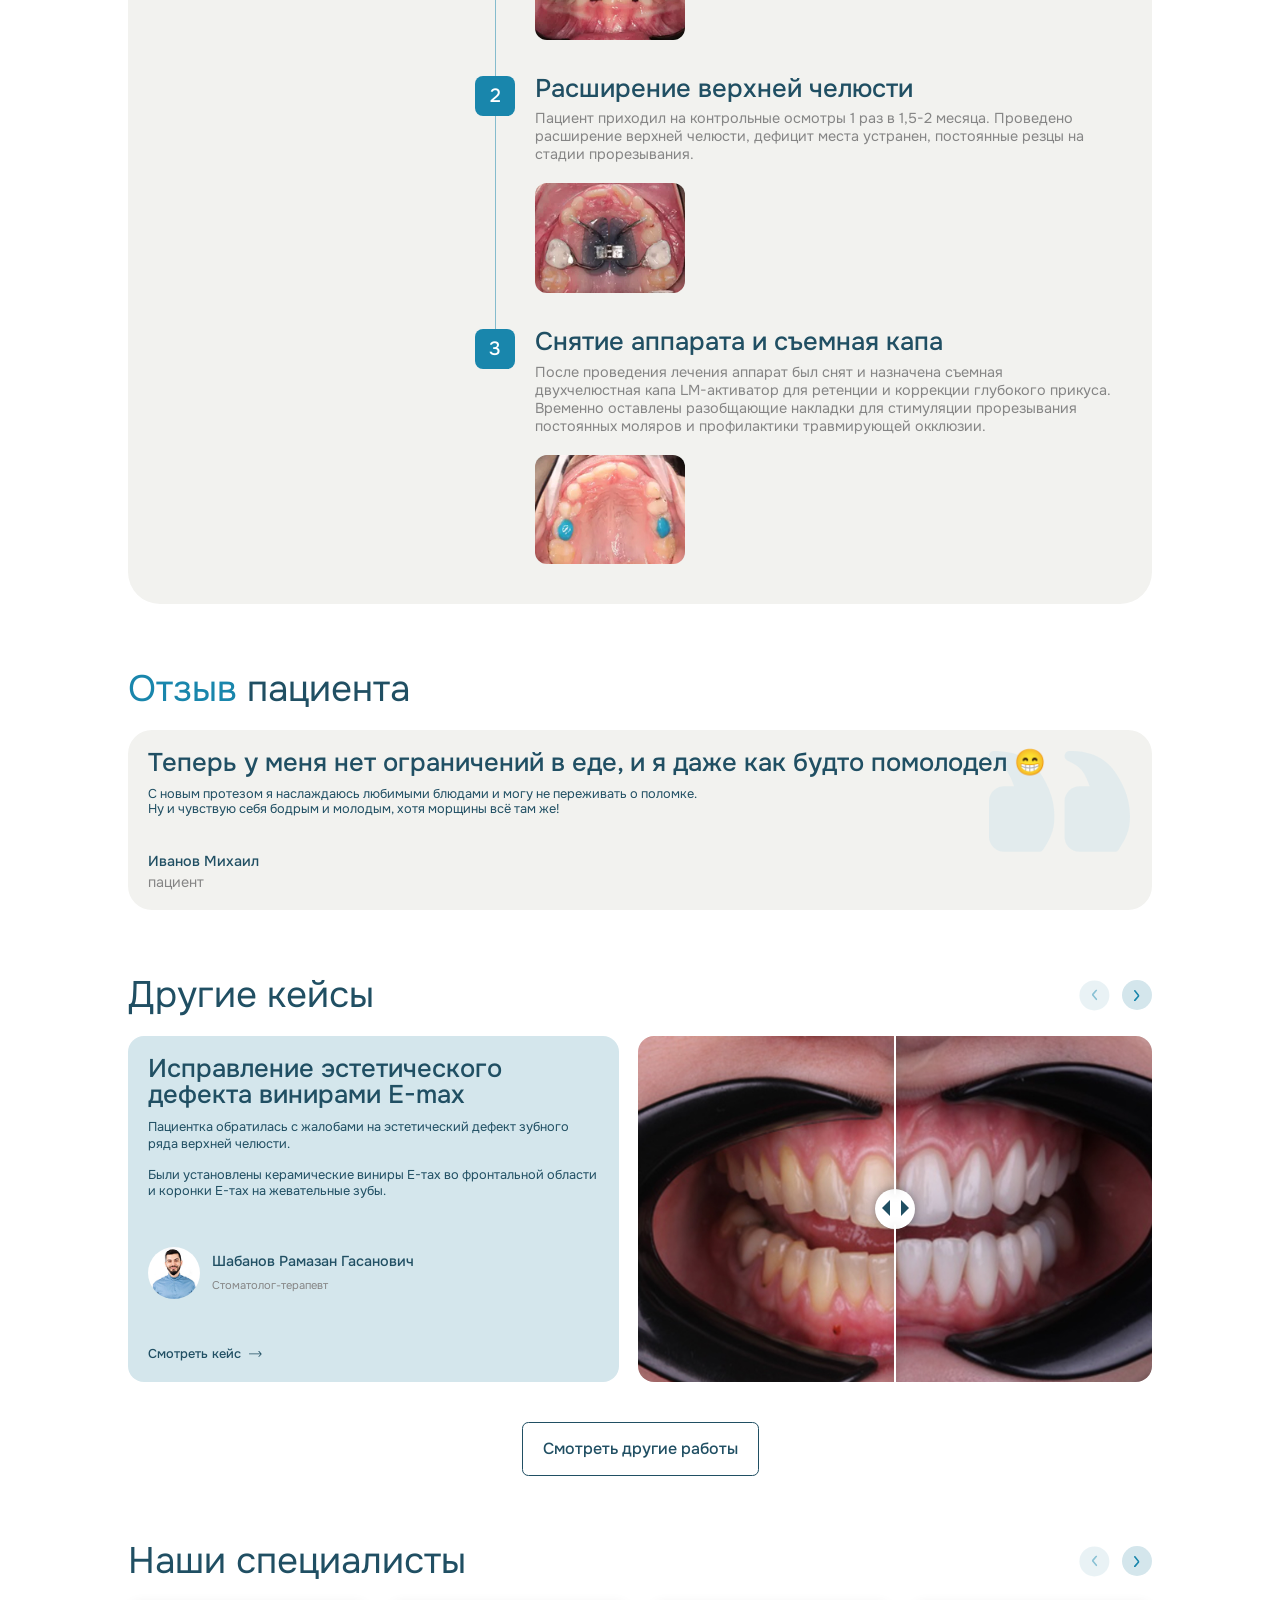
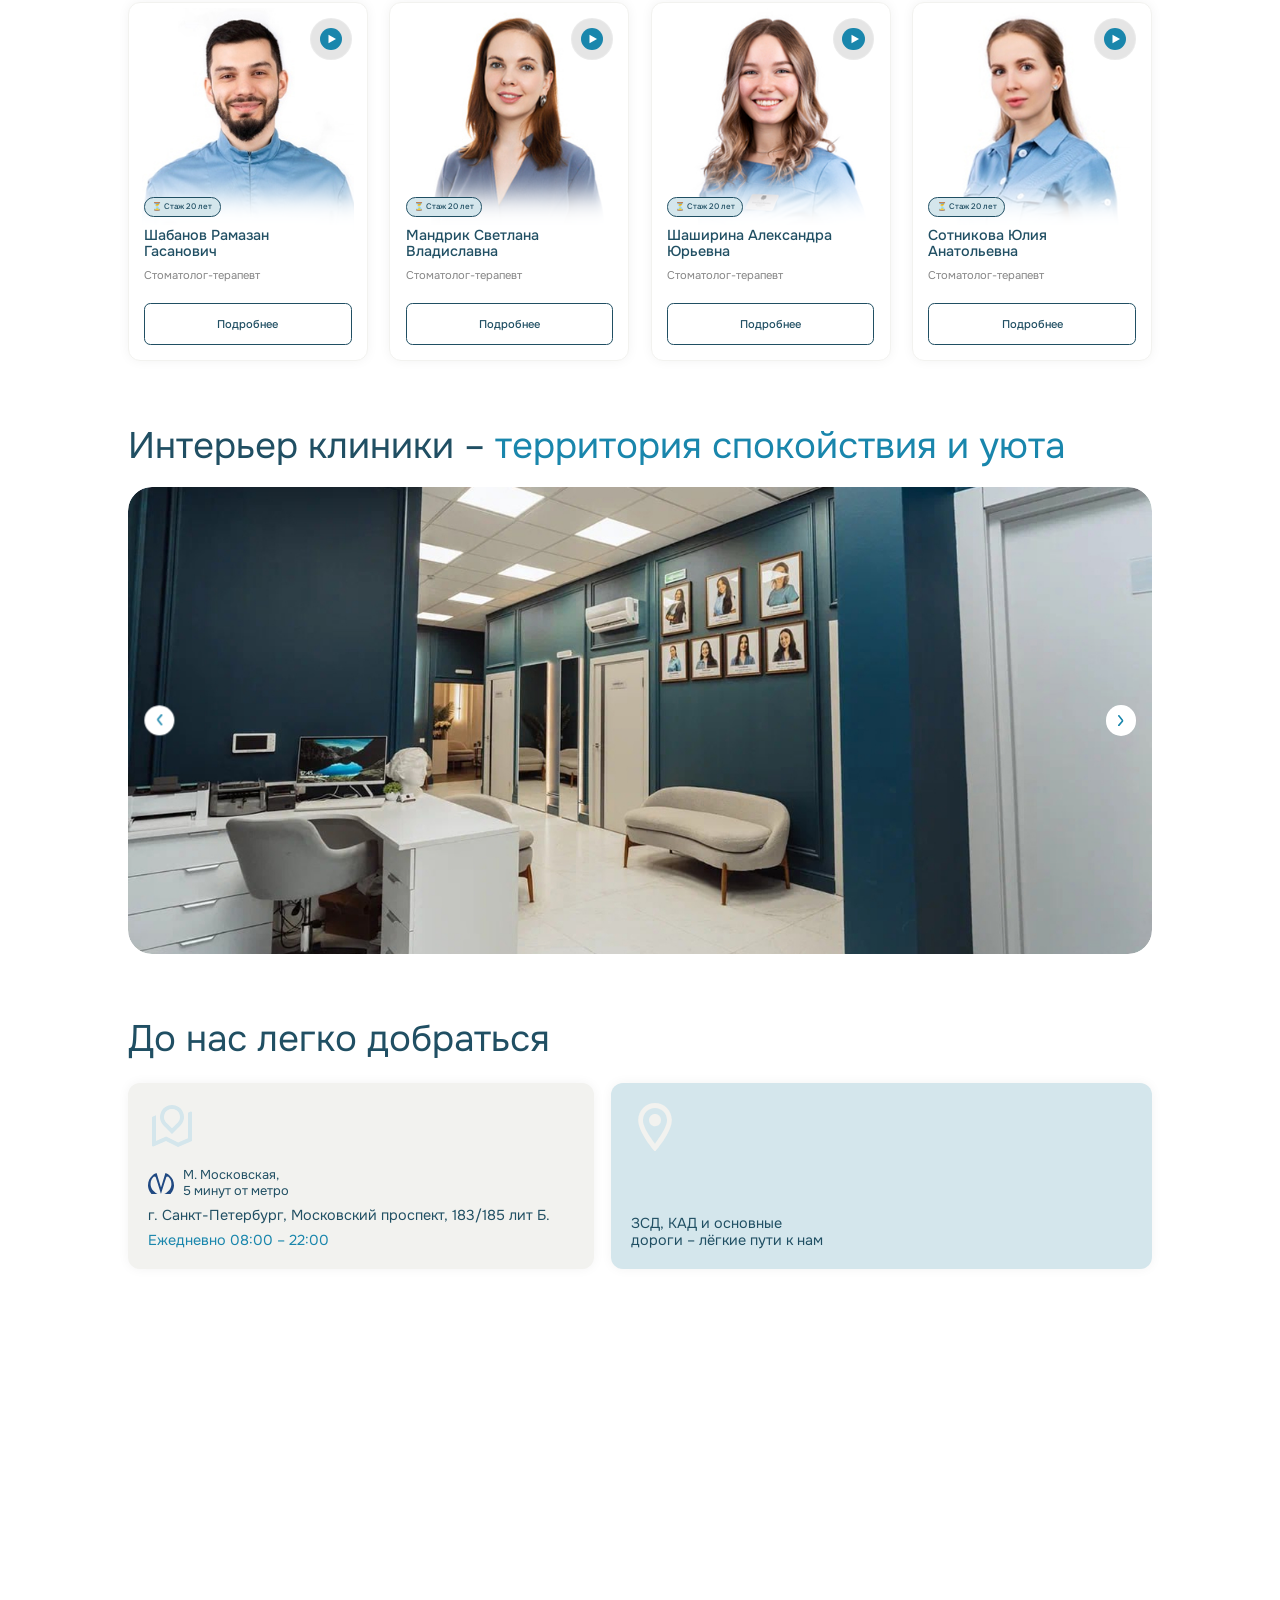
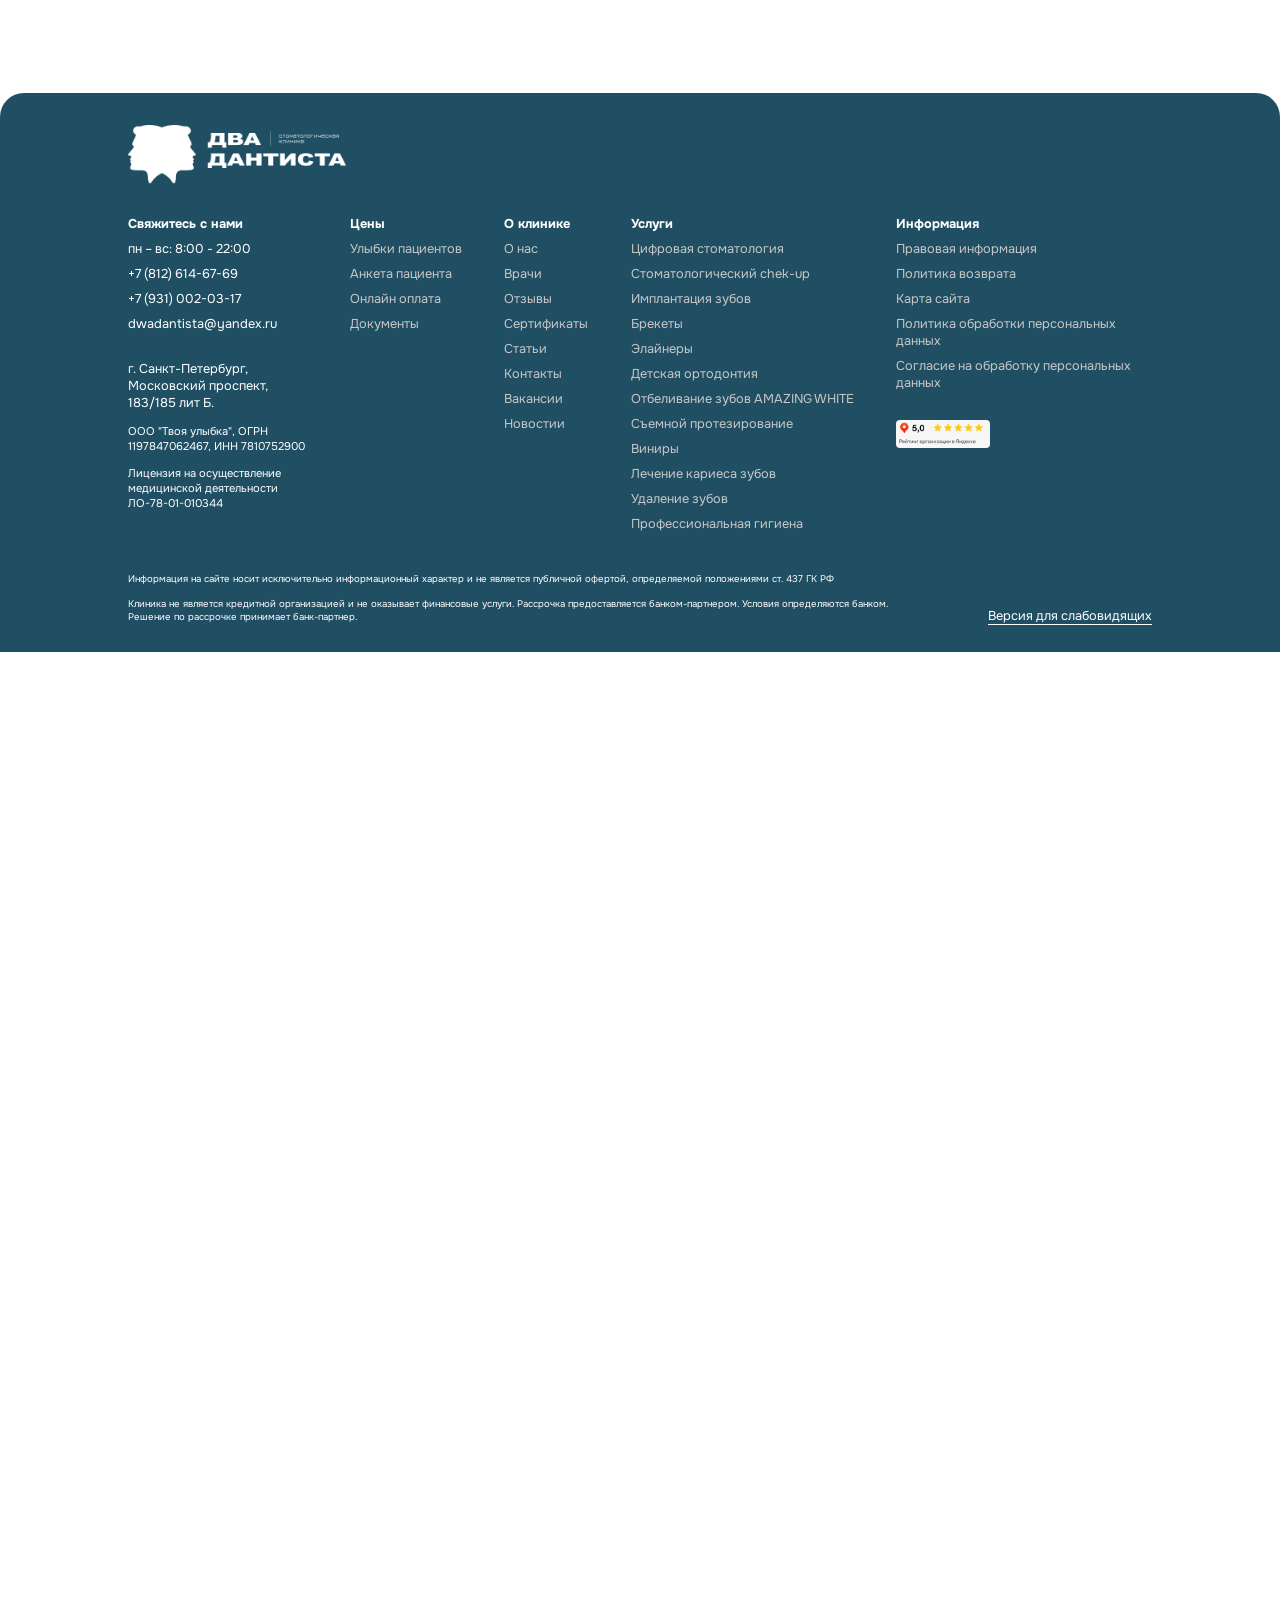
<file: work.html>
<!DOCTYPE html>
<html lang="ru">
	<head>
		<meta http-equiv="Content-Type" content="text/html; charset=utf-8">
		<!-- Переключение IE в последнию версию, на случай если в настройках пользователя стоит меньшая -->
		<meta http-equiv="X-UA-Compatible" content="IE=edge">

		<!-- Адаптирование страницы для мобильных устройств -->
		<meta name="viewport" content="width=device-width, initial-scale=1, maximum-scale=1">

		<!-- Запрет распознования номера телефона -->
		<meta name="format-detection" content="telephone=no">
		<meta name="SKYPE_TOOLBAR" content ="SKYPE_TOOLBAR_PARSER_COMPATIBLE">

		<!-- Заголовок страницы -->
		<title>Два Дантиста</title>

		<!-- Данное значение часто используют(использовали) поисковые системы -->
		<meta name="description" content="">
		<meta name="keywords" content="">

		<!-- Традиционная иконка сайта, размер 16x16, прозрачность поддерживается. Рекомендуемый формат: .ico или .png -->
		<link rel="shortcut icon" href="favicon.ico">

		<meta name="theme-color" content="#ffffff">

		<link rel="preconnect" href="https://fonts.googleapis.com">
		<link rel="preconnect" href="https://fonts.gstatic.com" crossorigin>
		<link href="https://fonts.googleapis.com/css2?family=Onest:wght@100..900&display=swap" rel="stylesheet">

		<!-- Подключение файлов стилей -->
		<link rel="stylesheet" href="css/swiper-bundle.min.css">
		<link rel="stylesheet" href="css/fancybox.css">
		<link rel="stylesheet" href="css/twentytwenty.css">
		<link rel="stylesheet" href="css/styles.css">

		<link rel="stylesheet" href="css/response_1299.css" media="(max-width: 1319px)">
		<link rel="stylesheet" href="css/response_1199.css" media="(max-width: 1199px)">
		<link rel="stylesheet" href="css/response_1023.css" media="(max-width: 1023px)">
		<link rel="stylesheet" href="css/response_767.css" media="(max-width: 767px)">
		<link rel="stylesheet" href="css/response_479.css" media="(max-width: 479px)">
	</head>
	<body>
		<div class="wrap">
			<div class="main">
				<!-- Шапка -->
				<header class="header">
					<div class="header__mob">
						<div class="header__mob-top">
							<div class="cont _flex">
								<div class="header__contacts">
									<div class="header__contacts-metro">
										М. Московская, 5 минут от метро
									</div>
									<div class="header__contacts-adres">
										Московский пр-т, 183/185 лит Б.
									</div>
									<div class="header__contacts-time">
										Ежедневно 08:00 – 22:00
									</div>
								</div>

								<button data-content="#modal-write" class="header__write modal-btn">
									<span class="header__write-icon">
										<img data-src="images/write.svg" src="images/img_plug.png" alt="" class="lazyload">
									</span>
									<span class="header__write-text">Написать в&nbsp;мессенджер</span>
								</button>
							</div>
						</div>
					</div>
					<div class="header__topwrap">
						<div class="header__top">
							<div class="cont _flex">
								<div class="header__logo">
									<a href="/" class="header__logo-link">
										<img src="images/logo.png" alt="">
									</a>
									
									<div class="header__logo-slogan">Стоматология с человеческим подходом</div>
								</div>

								<div class="header__adres _flex">
									<div class="header__adres-icon">
										<img data-src="images/marker.svg" src="images/img_plug.png" alt="" class="lazyload">
									</div>
									<div class="header__adres-box">
										<div class="header__adres-title _flex"><span>Рядом с метро</span> <img src="images/metro.svg" alt=""></div>

										<div class="header__adres-text">м. Московская, ЖК Граф Орлов Московский проспект, 183/185 лит Б.</div>
									</div>
								</div>

								<div class="header__contact _flex">
									<div class="header__contact-icon">
										<img data-src="images/tel.svg" src="images/img_plug.png" alt="" class="lazyload">
									</div>
									<div class="header__contact-box">
										<div class="header__contact-title _flex">Звоните ежедневно 8:00 - 22:00</div>

										<div class="header__contact-text">
											<a href="tel:+78123175847">+7 (812) 317-58-47</a> <a href="tel:+79130020317">+7 (913) 002-03-17</a>
										</div>
									</div>
								</div>

								<div class="header__btns _flex">
									<button data-content="#modal-write" class="header__write modal-btn">
										<span class="header__write-icon">
											<img data-src="images/write.svg" src="images/img_plug.png" alt="" class="lazyload">
										</span>
										<span class="header__write-text">Написать в&nbsp;мессенджер</span>
									</button>
									<button data-content="#modal-request" class="header__request modal-btn">Записаться на прием</button>
								</div>

								<a href="tel:+78123175847" class="mob-phone"></a>

								<button type="button" class="mob-menu-btn">
									<span></span>
									<span></span>
									<span></span>
								</button>
							</div>
						</div>
					</div>
					<div class="header__info">
						<div class="cont">
							<nav class="header-menu _flex">
								<div class="header-menu__item">
									<a href="/" class="header-menu__link">Цены</a>
								</div>
								<div class="header-menu__item">
									<a href="/" class="header-menu__link _sub">
										<span class="header-menu__link-span">
											<svg class="header-menu__link-burger">
												<use xlink:href="images/sprite.svg#burger1"></use>
											</svg>
											<span>Услуги</span>
										</span>
									</a>

									<div class="submenu">
										<div class="cont">
											<div class="submenu__wrap">
												<button class="submenu__close">
													<svg>
														<use xlink:href="images/sprite.svg#close"></use>
													</svg>
												</button>
												<div class="submenu__items">
													<div class="submenu__item _active-pc">
														<a href="/" class="submenu__link _sub">Имплантация</a>

														<div class="submenu__list">
															<div class="submenu__list-title">Имплантация зубов</div>
															<div class="submenu__list-flex _flex">
																<div class="header-submenu _flex">
																	<div class="header-submenu__col">
																		<div class="header-submenu__title">
																			<a href="/">Имплант под ключ с коронкой</a>
																		</div>

																		<div class="header-submenu__sector">
																			<div class="header-submenu__subtitle">
																				<a href="/">ВИДЫ ИМПЛАНТАЦИИ</a>
																			</div>

																			<div class="header-submenu__items">
																				<div class="header-submenu__item">
																					<a href="/" class="header-submenu__link">Одномоментная имплантация</a>
																				</div>
																				<div class="header-submenu__item">
																					<a href="/" class="header-submenu__link">Одноэтапная имплантация</a>
																				</div>
																				<div class="header-submenu__item">
																					<a href="/" class="header-submenu__link">Двухэтапная имплантация</a>
																				</div>
																				<div class="header-submenu__item">
																					<a href="/" class="header-submenu__link">Имплантация без костной пластинки</a>
																				</div>
																				<div class="header-submenu__item">
																					<a href="/" class="header-submenu__link">Скуловая имплантация</a>
																				</div>
																				<div class="header-submenu__item">
																					<a href="/" class="header-submenu__link">Трансназальная имплантация</a>
																				</div>
																				<div class="header-submenu__item">
																					<a href="/" class="header-submenu__link">При неправильном прикусе</a>
																				</div>
																				<div class="header-submenu__item">
																					<a href="/" class="header-submenu__link">Бережная имплантация</a>
																				</div>
																				<div class="header-submenu__item">
																					<a href="/" class="header-submenu__link">Пересадка зуба мудрости</a>
																				</div>
																			</div>
																		</div>
																	</div>
																	<div class="header-submenu__col">
																		<div class="header-submenu__title">
																			<a href="/">Имплантация в рассрочку🔥</a>
																		</div>

																		<div class="header-submenu__sector">
																			<div class="header-submenu__subtitle">
																				<a href="/">ПРИ НЕДОСТАТКИ КОСТИ ИЛИ ДЕСНЫ</a>
																			</div>

																			<div class="header-submenu__items">
																				<div class="header-submenu__item">
																					<a href="/" class="header-submenu__link">Костная пластинка</a>
																				</div>
																				<div class="header-submenu__item">
																					<a href="/" class="header-submenu__link">Синус-лифтинг</a>
																				</div>
																				<div class="header-submenu__item">
																					<a href="/" class="header-submenu__link">Наращивание десны</a>
																				</div>
																			</div>
																		</div>

																		<div class="header-submenu__sector">
																			<div class="header-submenu__subtitle">
																				<a href="/">ИМПЛАНТАЦИЯ ВО СНЕ</a>
																			</div>

																			<div class="header-submenu__items">
																				<div class="header-submenu__item">
																					<a href="/" class="header-submenu__link">Имплантация зубов под наркозом</a>
																				</div>
																				<div class="header-submenu__item">
																					<a href="/" class="header-submenu__link">Имплантация зубов под седацией</a>
																				</div>
																			</div>
																		</div>
																	</div>
																</div>

																<div class="header-product">
																	<div class="header-product__name">
																		<a href="/">Имплантация зубов Osstem</a>
																	</div>

																	<div class="header-product__desc">Наша миссия — повышать качество жизни людей, и этим пропитано все.</div>

																	<div class="header-product__prices _flex">
																		<div class="header-product__price">0 ₽</div>
																		<div class="header-product__oldprice">9 000 ₽</div>
																	</div>

																	<a href="/" class="header-product__thumb">
																		<img data-src="images/tmp/product1.png" src="images/img_plug.png" alt="" class="lazyload">
																	</a>

																	<a href="/" class="btn-blue btn-blue_h">Подробнее</a>
																</div>
															</div>
														</div>
													</div>
													<div class="submenu__item">
														<a href="/" class="submenu__link _sub">Протезирование</a>

														<div class="submenu__list">
															<div class="submenu__list-title">Протезирование зубов</div>
															<div class="submenu__list-flex _flex">
																<div class="header-submenu _flex">
																	<div class="header-submenu__col">
																		<div class="header-submenu__title">
																			<a href="/">Имплант под ключ с коронкой</a>
																		</div>

																		<div class="header-submenu__sector">
																			<div class="header-submenu__subtitle">
																				<a href="/">ВИДЫ ИМПЛАНТАЦИИ</a>
																			</div>

																			<div class="header-submenu__items">
																				<div class="header-submenu__item">
																					<a href="/" class="header-submenu__link">Одномоментная имплантация</a>
																				</div>
																				<div class="header-submenu__item">
																					<a href="/" class="header-submenu__link">Одноэтапная имплантация</a>
																				</div>
																				<div class="header-submenu__item">
																					<a href="/" class="header-submenu__link">Двухэтапная имплантация</a>
																				</div>
																				<div class="header-submenu__item">
																					<a href="/" class="header-submenu__link">Имплантация без костной пластинки</a>
																				</div>
																				<div class="header-submenu__item">
																					<a href="/" class="header-submenu__link">Скуловая имплантация</a>
																				</div>
																				<div class="header-submenu__item">
																					<a href="/" class="header-submenu__link">Трансназальная имплантация</a>
																				</div>
																				<div class="header-submenu__item">
																					<a href="/" class="header-submenu__link">При неправильном прикусе</a>
																				</div>
																				<div class="header-submenu__item">
																					<a href="/" class="header-submenu__link">Бережная имплантация</a>
																				</div>
																				<div class="header-submenu__item">
																					<a href="/" class="header-submenu__link">Пересадка зуба мудрости</a>
																				</div>
																			</div>
																		</div>
																	</div>
																	<div class="header-submenu__col">
																		<div class="header-submenu__title">
																			<a href="/">Имплантация в рассрочку🔥</a>
																		</div>

																		<div class="header-submenu__sector">
																			<div class="header-submenu__subtitle">
																				<a href="/">ПРИ НЕДОСТАТКИ КОСТИ ИЛИ ДЕСНЫ</a>
																			</div>

																			<div class="header-submenu__items">
																				<div class="header-submenu__item">
																					<a href="/" class="header-submenu__link">Костная пластинка</a>
																				</div>
																				<div class="header-submenu__item">
																					<a href="/" class="header-submenu__link">Синус-лифтинг</a>
																				</div>
																				<div class="header-submenu__item">
																					<a href="/" class="header-submenu__link">Наращивание десны</a>
																				</div>
																			</div>
																		</div>

																		<div class="header-submenu__sector">
																			<div class="header-submenu__subtitle">
																				<a href="/">ИМПЛАНТАЦИЯ ВО СНЕ</a>
																			</div>

																			<div class="header-submenu__items">
																				<div class="header-submenu__item">
																					<a href="/" class="header-submenu__link">Имплантация зубов под наркозом</a>
																				</div>
																				<div class="header-submenu__item">
																					<a href="/" class="header-submenu__link">Имплантация зубов под седацией</a>
																				</div>
																			</div>
																		</div>
																	</div>
																</div>

																<div class="header-product">
																	<div class="header-product__name">
																		<a href="/">Имплантация зубов Osstem</a>
																	</div>

																	<div class="header-product__desc">Наша миссия — повышать качество жизни людей, и этим пропитано все.</div>

																	<div class="header-product__prices _flex">
																		<div class="header-product__price">0 ₽</div>
																		<div class="header-product__oldprice">9 000 ₽</div>
																	</div>

																	<a href="/" class="header-product__thumb">
																		<img data-src="images/tmp/product1.png" src="images/img_plug.png" alt="" class="lazyload">
																	</a>

																	<a href="/" class="btn-blue btn-blue_h">Подробнее</a>
																</div>
															</div>
														</div>
													</div>
													<div class="submenu__item">
														<a href="/" class="submenu__link _sub">Виниры</a>

														<div class="submenu__list">
															<div class="submenu__list-title">Виниры</div>
															<div class="submenu__list-flex _flex">
																<div class="header-submenu _flex">
																	<div class="header-submenu__col">
																		<div class="header-submenu__title">
																			<a href="/">Имплант под ключ с коронкой</a>
																		</div>

																		<div class="header-submenu__sector">
																			<div class="header-submenu__subtitle">
																				<a href="/">ВИДЫ ИМПЛАНТАЦИИ</a>
																			</div>

																			<div class="header-submenu__items">
																				<div class="header-submenu__item">
																					<a href="/" class="header-submenu__link">Одномоментная имплантация</a>
																				</div>
																				<div class="header-submenu__item">
																					<a href="/" class="header-submenu__link">Одноэтапная имплантация</a>
																				</div>
																				<div class="header-submenu__item">
																					<a href="/" class="header-submenu__link">Двухэтапная имплантация</a>
																				</div>
																				<div class="header-submenu__item">
																					<a href="/" class="header-submenu__link">Имплантация без костной пластинки</a>
																				</div>
																				<div class="header-submenu__item">
																					<a href="/" class="header-submenu__link">Скуловая имплантация</a>
																				</div>
																				<div class="header-submenu__item">
																					<a href="/" class="header-submenu__link">Трансназальная имплантация</a>
																				</div>
																				<div class="header-submenu__item">
																					<a href="/" class="header-submenu__link">При неправильном прикусе</a>
																				</div>
																				<div class="header-submenu__item">
																					<a href="/" class="header-submenu__link">Бережная имплантация</a>
																				</div>
																				<div class="header-submenu__item">
																					<a href="/" class="header-submenu__link">Пересадка зуба мудрости</a>
																				</div>
																			</div>
																		</div>
																	</div>
																	<div class="header-submenu__col">
																		<div class="header-submenu__title">
																			<a href="/">Имплантация в рассрочку🔥</a>
																		</div>

																		<div class="header-submenu__sector">
																			<div class="header-submenu__subtitle">
																				<a href="/">ПРИ НЕДОСТАТКИ КОСТИ ИЛИ ДЕСНЫ</a>
																			</div>

																			<div class="header-submenu__items">
																				<div class="header-submenu__item">
																					<a href="/" class="header-submenu__link">Костная пластинка</a>
																				</div>
																				<div class="header-submenu__item">
																					<a href="/" class="header-submenu__link">Синус-лифтинг</a>
																				</div>
																				<div class="header-submenu__item">
																					<a href="/" class="header-submenu__link">Наращивание десны</a>
																				</div>
																			</div>
																		</div>

																		<div class="header-submenu__sector">
																			<div class="header-submenu__subtitle">
																				<a href="/">ИМПЛАНТАЦИЯ ВО СНЕ</a>
																			</div>

																			<div class="header-submenu__items">
																				<div class="header-submenu__item">
																					<a href="/" class="header-submenu__link">Имплантация зубов под наркозом</a>
																				</div>
																				<div class="header-submenu__item">
																					<a href="/" class="header-submenu__link">Имплантация зубов под седацией</a>
																				</div>
																			</div>
																		</div>
																	</div>
																</div>

																<div class="header-product">
																	<div class="header-product__name">
																		<a href="/">Имплантация зубов Osstem</a>
																	</div>

																	<div class="header-product__desc">Наша миссия — повышать качество жизни людей, и этим пропитано все.</div>

																	<div class="header-product__prices _flex">
																		<div class="header-product__price">0 ₽</div>
																		<div class="header-product__oldprice">9 000 ₽</div>
																	</div>

																	<a href="/" class="header-product__thumb">
																		<img data-src="images/tmp/product1.png" src="images/img_plug.png" alt="" class="lazyload">
																	</a>

																	<a href="/" class="btn-blue btn-blue_h">Подробнее</a>
																</div>
															</div>
														</div>
													</div>
													<div class="submenu__item">
														<a href="/" class="submenu__link _sub">Брекеты</a>
													</div>
													<div class="submenu__item">
														<a href="/" class="submenu__link _sub">Элайнеры</a>
													</div>
													<div class="submenu__item">
														<a href="/" class="submenu__link _sub">Гигиена</a>
													</div>
													<div class="submenu__item">
														<a href="/" class="submenu__link _sub">Отбеливание</a>
													</div>
													<div class="submenu__item">
														<a href="/" class="submenu__link _sub">Лечение ВНЧС</a>
													</div>
													<div class="submenu__item">
														<a href="/" class="submenu__link _sub">Остеопатия</a>
													</div>
													<div class="submenu__item">
														<a href="/" class="submenu__link _sub">Косметология</a>
													</div>
												</div>
											</div>
										</div>
									</div>
								</div>
								<div class="header-menu__item">
									<a href="/" class="header-menu__link _sub">
										<span class="header-menu__link-span">Врачи</span>
									</a>

									<div class="submenu">
										<div class="cont">
											<div class="submenu__wrap">
												<button class="submenu__close">
													<svg>
														<use xlink:href="images/sprite.svg#close"></use>
													</svg>
												</button>
												<div class="submenu__items">
													<div class="submenu__item _active-pc">
														<a href="/" class="submenu__link _sub">Имплантация</a>

														<div class="submenu__list">
															<div class="submenu__list-title">Имплантация зубов</div>
															<div class="submenu__list-flex _flex">
																<div class="header-submenu _flex">
																	<div class="header-submenu__col">
																		<div class="header-submenu__title">
																			<a href="/">Имплант под ключ с коронкой</a>
																		</div>

																		<div class="header-submenu__sector">
																			<div class="header-submenu__subtitle">
																				<a href="/">ВИДЫ ИМПЛАНТАЦИИ</a>
																			</div>

																			<div class="header-submenu__items">
																				<div class="header-submenu__item">
																					<a href="/" class="header-submenu__link">Одномоментная имплантация</a>
																				</div>
																				<div class="header-submenu__item">
																					<a href="/" class="header-submenu__link">Одноэтапная имплантация</a>
																				</div>
																				<div class="header-submenu__item">
																					<a href="/" class="header-submenu__link">Двухэтапная имплантация</a>
																				</div>
																				<div class="header-submenu__item">
																					<a href="/" class="header-submenu__link">Имплантация без костной пластинки</a>
																				</div>
																				<div class="header-submenu__item">
																					<a href="/" class="header-submenu__link">Скуловая имплантация</a>
																				</div>
																				<div class="header-submenu__item">
																					<a href="/" class="header-submenu__link">Трансназальная имплантация</a>
																				</div>
																				<div class="header-submenu__item">
																					<a href="/" class="header-submenu__link">При неправильном прикусе</a>
																				</div>
																				<div class="header-submenu__item">
																					<a href="/" class="header-submenu__link">Бережная имплантация</a>
																				</div>
																				<div class="header-submenu__item">
																					<a href="/" class="header-submenu__link">Пересадка зуба мудрости</a>
																				</div>
																			</div>
																		</div>
																	</div>
																	<div class="header-submenu__col">
																		<div class="header-submenu__title">
																			<a href="/">Имплантация в рассрочку🔥</a>
																		</div>

																		<div class="header-submenu__sector">
																			<div class="header-submenu__subtitle">
																				<a href="/">ПРИ НЕДОСТАТКИ КОСТИ ИЛИ ДЕСНЫ</a>
																			</div>

																			<div class="header-submenu__items">
																				<div class="header-submenu__item">
																					<a href="/" class="header-submenu__link">Костная пластинка</a>
																				</div>
																				<div class="header-submenu__item">
																					<a href="/" class="header-submenu__link">Синус-лифтинг</a>
																				</div>
																				<div class="header-submenu__item">
																					<a href="/" class="header-submenu__link">Наращивание десны</a>
																				</div>
																			</div>
																		</div>

																		<div class="header-submenu__sector">
																			<div class="header-submenu__subtitle">
																				<a href="/">ИМПЛАНТАЦИЯ ВО СНЕ</a>
																			</div>

																			<div class="header-submenu__items">
																				<div class="header-submenu__item">
																					<a href="/" class="header-submenu__link">Имплантация зубов под наркозом</a>
																				</div>
																				<div class="header-submenu__item">
																					<a href="/" class="header-submenu__link">Имплантация зубов под седацией</a>
																				</div>
																			</div>
																		</div>
																	</div>
																</div>

																<div class="header-product">
																	<div class="header-product__name">
																		<a href="/">Имплантация зубов Osstem</a>
																	</div>

																	<div class="header-product__desc">Наша миссия — повышать качество жизни людей, и этим пропитано все.</div>

																	<div class="header-product__prices _flex">
																		<div class="header-product__price">0 ₽</div>
																		<div class="header-product__oldprice">9 000 ₽</div>
																	</div>

																	<a href="/" class="header-product__thumb">
																		<img data-src="images/tmp/product1.png" src="images/img_plug.png" alt="" class="lazyload">
																	</a>

																	<a href="/" class="btn-blue btn-blue_h">Подробнее</a>
																</div>
															</div>
														</div>
													</div>
													<div class="submenu__item">
														<a href="/" class="submenu__link _sub">Протезирование</a>

														<div class="submenu__list">
															<div class="submenu__list-title">Протезирование зубов</div>
															<div class="submenu__list-flex _flex">
																<div class="header-submenu _flex">
																	<div class="header-submenu__col">
																		<div class="header-submenu__title">
																			<a href="/">Имплант под ключ с коронкой</a>
																		</div>

																		<div class="header-submenu__sector">
																			<div class="header-submenu__subtitle">
																				<a href="/">ВИДЫ ИМПЛАНТАЦИИ</a>
																			</div>

																			<div class="header-submenu__items">
																				<div class="header-submenu__item">
																					<a href="/" class="header-submenu__link">Одномоментная имплантация</a>
																				</div>
																				<div class="header-submenu__item">
																					<a href="/" class="header-submenu__link">Одноэтапная имплантация</a>
																				</div>
																				<div class="header-submenu__item">
																					<a href="/" class="header-submenu__link">Двухэтапная имплантация</a>
																				</div>
																				<div class="header-submenu__item">
																					<a href="/" class="header-submenu__link">Имплантация без костной пластинки</a>
																				</div>
																				<div class="header-submenu__item">
																					<a href="/" class="header-submenu__link">Скуловая имплантация</a>
																				</div>
																				<div class="header-submenu__item">
																					<a href="/" class="header-submenu__link">Трансназальная имплантация</a>
																				</div>
																				<div class="header-submenu__item">
																					<a href="/" class="header-submenu__link">При неправильном прикусе</a>
																				</div>
																				<div class="header-submenu__item">
																					<a href="/" class="header-submenu__link">Бережная имплантация</a>
																				</div>
																				<div class="header-submenu__item">
																					<a href="/" class="header-submenu__link">Пересадка зуба мудрости</a>
																				</div>
																			</div>
																		</div>
																	</div>
																	<div class="header-submenu__col">
																		<div class="header-submenu__title">
																			<a href="/">Имплантация в рассрочку🔥</a>
																		</div>

																		<div class="header-submenu__sector">
																			<div class="header-submenu__subtitle">
																				<a href="/">ПРИ НЕДОСТАТКИ КОСТИ ИЛИ ДЕСНЫ</a>
																			</div>

																			<div class="header-submenu__items">
																				<div class="header-submenu__item">
																					<a href="/" class="header-submenu__link">Костная пластинка</a>
																				</div>
																				<div class="header-submenu__item">
																					<a href="/" class="header-submenu__link">Синус-лифтинг</a>
																				</div>
																				<div class="header-submenu__item">
																					<a href="/" class="header-submenu__link">Наращивание десны</a>
																				</div>
																			</div>
																		</div>

																		<div class="header-submenu__sector">
																			<div class="header-submenu__subtitle">
																				<a href="/">ИМПЛАНТАЦИЯ ВО СНЕ</a>
																			</div>

																			<div class="header-submenu__items">
																				<div class="header-submenu__item">
																					<a href="/" class="header-submenu__link">Имплантация зубов под наркозом</a>
																				</div>
																				<div class="header-submenu__item">
																					<a href="/" class="header-submenu__link">Имплантация зубов под седацией</a>
																				</div>
																			</div>
																		</div>
																	</div>
																</div>

																<div class="header-product">
																	<div class="header-product__name">
																		<a href="/">Имплантация зубов Osstem</a>
																	</div>

																	<div class="header-product__desc">Наша миссия — повышать качество жизни людей, и этим пропитано все.</div>

																	<div class="header-product__prices _flex">
																		<div class="header-product__price">0 ₽</div>
																		<div class="header-product__oldprice">9 000 ₽</div>
																	</div>

																	<a href="/" class="header-product__thumb">
																		<img data-src="images/tmp/product1.png" src="images/img_plug.png" alt="" class="lazyload">
																	</a>

																	<a href="/" class="btn-blue btn-blue_h">Подробнее</a>
																</div>
															</div>
														</div>
													</div>
													<div class="submenu__item">
														<a href="/" class="submenu__link _sub">Виниры</a>

														<div class="submenu__list">
															<div class="submenu__list-title">Виниры</div>
															<div class="submenu__list-flex _flex">
																<div class="header-submenu _flex">
																	<div class="header-submenu__col">
																		<div class="header-submenu__title">
																			<a href="/">Имплант под ключ с коронкой</a>
																		</div>

																		<div class="header-submenu__sector">
																			<div class="header-submenu__subtitle">
																				<a href="/">ВИДЫ ИМПЛАНТАЦИИ</a>
																			</div>

																			<div class="header-submenu__items">
																				<div class="header-submenu__item">
																					<a href="/" class="header-submenu__link">Одномоментная имплантация</a>
																				</div>
																				<div class="header-submenu__item">
																					<a href="/" class="header-submenu__link">Одноэтапная имплантация</a>
																				</div>
																				<div class="header-submenu__item">
																					<a href="/" class="header-submenu__link">Двухэтапная имплантация</a>
																				</div>
																				<div class="header-submenu__item">
																					<a href="/" class="header-submenu__link">Имплантация без костной пластинки</a>
																				</div>
																				<div class="header-submenu__item">
																					<a href="/" class="header-submenu__link">Скуловая имплантация</a>
																				</div>
																				<div class="header-submenu__item">
																					<a href="/" class="header-submenu__link">Трансназальная имплантация</a>
																				</div>
																				<div class="header-submenu__item">
																					<a href="/" class="header-submenu__link">При неправильном прикусе</a>
																				</div>
																				<div class="header-submenu__item">
																					<a href="/" class="header-submenu__link">Бережная имплантация</a>
																				</div>
																				<div class="header-submenu__item">
																					<a href="/" class="header-submenu__link">Пересадка зуба мудрости</a>
																				</div>
																			</div>
																		</div>
																	</div>
																	<div class="header-submenu__col">
																		<div class="header-submenu__title">
																			<a href="/">Имплантация в рассрочку🔥</a>
																		</div>

																		<div class="header-submenu__sector">
																			<div class="header-submenu__subtitle">
																				<a href="/">ПРИ НЕДОСТАТКИ КОСТИ ИЛИ ДЕСНЫ</a>
																			</div>

																			<div class="header-submenu__items">
																				<div class="header-submenu__item">
																					<a href="/" class="header-submenu__link">Костная пластинка</a>
																				</div>
																				<div class="header-submenu__item">
																					<a href="/" class="header-submenu__link">Синус-лифтинг</a>
																				</div>
																				<div class="header-submenu__item">
																					<a href="/" class="header-submenu__link">Наращивание десны</a>
																				</div>
																			</div>
																		</div>

																		<div class="header-submenu__sector">
																			<div class="header-submenu__subtitle">
																				<a href="/">ИМПЛАНТАЦИЯ ВО СНЕ</a>
																			</div>

																			<div class="header-submenu__items">
																				<div class="header-submenu__item">
																					<a href="/" class="header-submenu__link">Имплантация зубов под наркозом</a>
																				</div>
																				<div class="header-submenu__item">
																					<a href="/" class="header-submenu__link">Имплантация зубов под седацией</a>
																				</div>
																			</div>
																		</div>
																	</div>
																</div>

																<div class="header-product">
																	<div class="header-product__name">
																		<a href="/">Имплантация зубов Osstem</a>
																	</div>

																	<div class="header-product__desc">Наша миссия — повышать качество жизни людей, и этим пропитано все.</div>

																	<div class="header-product__prices _flex">
																		<div class="header-product__price">0 ₽</div>
																		<div class="header-product__oldprice">9 000 ₽</div>
																	</div>

																	<a href="/" class="header-product__thumb">
																		<img data-src="images/tmp/product1.png" src="images/img_plug.png" alt="" class="lazyload">
																	</a>

																	<a href="/" class="btn-blue btn-blue_h">Подробнее</a>
																</div>
															</div>
														</div>
													</div>
													<div class="submenu__item">
														<a href="/" class="submenu__link _sub">Брекеты</a>
													</div>
													<div class="submenu__item">
														<a href="/" class="submenu__link _sub">Элайнеры</a>
													</div>
													<div class="submenu__item">
														<a href="/" class="submenu__link _sub">Гигиена</a>
													</div>
													<div class="submenu__item">
														<a href="/" class="submenu__link _sub">Отбеливание</a>
													</div>
													<div class="submenu__item">
														<a href="/" class="submenu__link _sub">Лечение ВНЧС</a>
													</div>
													<div class="submenu__item">
														<a href="/" class="submenu__link _sub">Остеопатия</a>
													</div>
													<div class="submenu__item">
														<a href="/" class="submenu__link _sub">Косметология</a>
													</div>
												</div>
											</div>
										</div>
									</div>
								</div>
								<div class="header-menu__item">
									<a href="/" class="header-menu__link">
										<span class="header-menu__link-span">Наши работы</span>
									</a>
								</div>
								<div class="header-menu__item">
									<a href="/" class="header-menu__link">
										<span class="header-menu__link-span">Отзывы</span>
									</a>
								</div>
								<div class="header-menu__item">
									<a href="/" class="header-menu__link">
										<span class="header-menu__link-span">О нас</span>
									</a>
								</div>
								<div class="header-menu__item">
									<a href="/" class="header-menu__link">
										<span class="header-menu__link-span">
											Акции
											<span class="header-menu__link-number">4</span>
										</span>
									</a>
								</div>
								<div class="header-menu__item">
									<a href="/" class="header-menu__link">
										<span class="header-menu__link-span">Контакты</span>
									</a>
								</div>
							</nav>

							<div class="header__info-mob">
								<button data-content="#modal-request" class="header__write">
									<span class="header__write-icon">
										<img data-src="images/write.svg" src="images/img_plug.png" alt="" class="lazyload">
									</span>
									<span class="header__write-text">Написать в&nbsp;мессенджер</span>
								</button>
								
								<div class="header__info-phones">
									<div class="header__info-phone">
										<a href="tel:+78123175847">+7 (812) 317-58-47</a>
									</div>
									<div class="header__info-phone">
										<a href="tel:+79130020317">+7 (913) 002-03-17</a>
									</div>
								</div>

								<div class="header__info-time">Звоните ежедневно 8:00 - 22:00 </div>
								
								<button data-content="#modal-request" class="header__request modal-btn">Записаться на прием</button>
							</div>
						</div>
					</div>
					<div class="header__bot">
						<div class="cont">
							<nav class="header-list _flex">
								<div class="header-list__item">
									<a href="/" class="header-list__link">Имплантация</a>
								</div>
								<div class="header-list__item">
									<a href="/" class="header-list__link">Протезирование</a>
								</div>
								<div class="header-list__item">
									<a href="/" class="header-list__link">Виниры</a>
								</div>
								<div class="header-list__item">
									<a href="/" class="header-list__link">Брекеты</a>
								</div>
								<div class="header-list__item">
									<a href="/" class="header-list__link">Элайнеры</a>
								</div>
								<div class="header-list__item">
									<a href="/" class="header-list__link">Гигиена</a>
								</div>
								<div class="header-list__item">
									<a href="/" class="header-list__link">Отбеливание</a>
								</div>
								<div class="header-list__item">
									<a href="/" class="header-list__link">Лечение ВНЧС</a>
								</div>
								<div class="header-list__item">
									<a href="/" class="header-list__link">Остеопатия</a>
								</div>
								<div class="header-list__item">
									<a href="/" class="header-list__link">Косметология</a>
								</div>
							</nav>
						</div>
					</div>
				</header>
				<div class="overlay"></div>

				<div class="fix-btns">
					<a href="/" class="fix-btns__btn">
						<span class="fix-btns__btn-icon">
							<img data-src="images/ic_btn1.svg" src="images/img_plug.png" alt="" class="lazyload">
							<span class="fix-btns__btn-number">3</span>
						</span>

						<span class="fix-btns__btn-name">Акции</span>
					</a>
					<a href="/" class="fix-btns__btn">
						<span class="fix-btns__btn-icon">
							<img data-src="images/ic_btn2.svg" src="images/img_plug.png" alt="" class="lazyload">
						</span>

						<span class="fix-btns__btn-name">Контакты</span>
					</a>
					<button type="button" class="fix-btns__btn fix-btns__btn_menu open-menu">
						<span class="fix-btns__btn-icon">
							<img data-src="images/ic_btn3.svg" src="images/img_plug.png" alt="" class="lazyload">
						</span>

						<span class="fix-btns__btn-name">Меню</span>
					</button>
					<a href="/" class="fix-btns__btn">
						<span class="fix-btns__btn-icon">
							<img data-src="images/ic_btn4.svg" src="images/img_plug.png" alt="" class="lazyload">
						</span>

						<span class="fix-btns__btn-name">Услуги</span>
					</a>
					<button type="button" data-content="#modal-request" class="fix-btns__btn modal-btn">
						<span class="fix-btns__btn-icon fix-btns__btn-icon_blue">
							<img data-src="images/ic_btn5.svg" src="images/img_plug.png" alt="" class="lazyload">
						</span>

						<span class="fix-btns__btn-name">Записаться</span>
					</button>
				</div>
				<!-- End Шапка -->

				<section class="breadcrumbs breadcrumbs_pad">
					<div class="cont">
						<a href="/">Главная</a> <span class="breadcrumbs_sep">/</span> Ортодонтическое лечение на несъемном аппарате Марко Роса в сменном прикусе
					</div>
				</section>

				<section class="page-top">
					<div class="cont">
						<h1 class="page-title">Ортодонтическое лечение на&nbsp;несъемном аппарате Марко Роса в&nbsp;сменном прикусе</h1>
					</div>
				</section>


				<section class="service-info _marg">
					<div class="cont">
						<div class="service-info__flex _flex">
							<div class="service-info__coll">
								<div class="service-info__items">
									<div class="service-info__item">
										<div class="service-info__item-dot"></div>
										<div class="service-info__item-title">Процедура</div>
										<div class="service-info__item-desc">Ортодонтическое лечение</div>
									</div>
									<div class="service-info__item" style="background-color: #D4E6EC;">
										<div class="service-info__item-dot"></div>
										<div class="service-info__item-title">Срок</div>
										<div class="service-info__item-desc">8 месяцев</div>
									</div>
									<div class="service-info__item" style="background-color: #F2F2EF;">
										<div class="service-info__item-dot"></div>
										<div class="service-info__item-title">Стоимость</div>
										<div class="service-info__item-desc">60 000 руб.</div>
									</div>
								</div>

								<div class="service-info__info">
									<div class="service-info__info-item">
										<div class="service-info__info-icon">
											<svg>
												<use xlink:href="images/sprite.svg#cancel"></use>
											</svg>
										</div>

										<div class="small-title service-info__info-title">Проблема</div>
										<div class="service-info__info-desc">Озвучили цену на консультации — такая и будет. Все этапы, материалы и работа врачей включены. Если нужны изменения — обсуждаем и согласовываем с вами. Озвучили цену на консультации — такая и будет. Все этапы, материалы и работа врачей включены. Если нужны изменения — обсуждаем и согласовываем с вами.</div>
									</div>
									<div class="service-info__info-item">
										<div class="service-info__info-icon _green">
											<svg>
												<use xlink:href="images/sprite.svg#check"></use>
											</svg>
										</div>

										<div class="small-title service-info__info-title">Решение</div>
										<div class="service-info__info-desc">Озвучили цену на консультации — такая и будет. Все этапы, материалы и работа врачей включены. Если нужны изменения — обсуждаем и согласовываем с вами. Озвучили цену на консультации — такая и будет. Все этапы, материалы и работа врачей включены. Если нужны изменения — обсуждаем и согласовываем с вами.</div>
									</div>
								</div>

								<div class="service-info__doctor">
									<div class="small-title">Лечащий врач</div>

									<div class="rvice-info__doctor-flex _flex">
										<a href="/" class="rvice-info__doctor-photo">
											<img data-src="images/tmp/photo1.jpg" src="images/img_plug.png" alt="" class="lazyload">
										</a>

										<div class="rvice-info__doctor-box">
											<div class="rvice-info__doctor-name">
												<a href="/">Шабанов Рамазан Гасанович</a>
											</div>
											<div class="rvice-info__doctor-position">Стоматолог-терапевт</div>
										</div>
									</div>
								</div>

								<div class="service-info__service">
									<div class="small-title">Оказанные услуги</div>

									<div class="service-info__service-flex _flex">
										<a href="/" class="service-info__service-link">
											<span>Лечение кариеса</span>
										</a>
										<a href="/" class="service-info__service-link">
											<span>Лечение пульпита и периодонтита</span>
										</a>
										<a href="/" class="service-info__service-link">
											<span>Лечение кариеса у детей</span>
										</a>
										<a href="/" class="service-info__service-link">
											<span>Лечение зубов под микроскопом</span>
										</a>
									</div>
								</div>
							</div>
							<div class="service-info__colr">
								<div class="service-info__slider swiper">
									<div class="swiper-wrapper">
										<div class="swiper-slide">
											<a href="images/tmp/img_big1.jpg" data-fancybox="images-foto" class="service-info__img fancy-img">
												<img data-src="images/tmp/img_big1.jpg" src="images/img_plug.png" alt="" class="lazyload">
											</a>
										</div>
										<div class="swiper-slide">
											<a href="images/tmp/img_big2.jpg" data-fancybox="images-foto" class="service-info__img fancy-img">
												<img data-src="images/tmp/img_big2.jpg" src="images/img_plug.png" alt="" class="lazyload">
											</a>
										</div>
										<div class="swiper-slide">
											<a href="images/tmp/img_big3.jpg" data-fancybox="images-foto" class="service-info__img fancy-img">
												<img data-src="images/tmp/img_big3.jpg" src="images/img_plug.png" alt="" class="lazyload">
											</a>
										</div>
										<div class="swiper-slide">
											<a href="images/tmp/img_big4.jpg" data-fancybox="images-foto" class="service-info__img fancy-img">
												<img data-src="images/tmp/img_big4.jpg" src="images/img_plug.png" alt="" class="lazyload">
											</a>
										</div>
									</div>

									<button type="button" class="slider-button-prev _light">
										<svg>
											<use xlink:href="images/sprite.svg#arrow1"></use>
										</svg>
									</button>
									<button type="button" class="slider-button-next _light">
										<svg>
											<use xlink:href="images/sprite.svg#arrow1"></use>
										</svg>
									</button>
								</div>

								<div class="service-thumbs swiper">
									<div class="swiper-wrapper">
										<div class="swiper-slide">
											<div class="service-thumbs__img">
												<img data-src="images/tmp/img_thumb1.jpg" src="images/img_plug.png" alt="" class="lazyload">
											</div>
										</div>
										<div class="swiper-slide">
											<div class="service-thumbs__img">
												<img data-src="images/tmp/img_thumb2.jpg" src="images/img_plug.png" alt="" class="lazyload">
											</div>
										</div>
										<div class="swiper-slide">
											<div class="service-thumbs__img">
												<img data-src="images/tmp/img_thumb3.jpg" src="images/img_plug.png" alt="" class="lazyload">
											</div>
										</div>
										<div class="swiper-slide">
											<div class="service-thumbs__img">
												<img data-src="images/tmp/img_thumb4.jpg" src="images/img_plug.png" alt="" class="lazyload">
											</div>
										</div>
									</div>

									<button type="button" class="slider-button-prev">
										<svg>
											<use xlink:href="images/sprite.svg#arrow1"></use>
										</svg>
									</button>
									<button type="button" class="slider-button-next">
										<svg>
											<use xlink:href="images/sprite.svg#arrow1"></use>
										</svg>
									</button>
								</div>

								<button type="button" data-content="#modal-request" class="btn-blue btn-blue_h service-info__btn modal-btn">Записаться</button>
							</div>
						</div>
					</div>
				</section>


				<section class="stages-work _marg">
					<div class="cont">
						<div class="stages-work__bg _flex">
							<div class="main-title"><span class="main-title__light">Этапы</span> работы</div>

							<div class="stages-work__colr">
								<div class="stages-work__items">
									<div class="stages-work__item _flex">
										<div class="stages-work__number">1</div>

										<div class="stages-work__box">
											<div class="stages-work__title">Снятие слепка</div>
											<div class="stages-work__desc">После снятия слепка с верхней челюсти он был направлен в лабораторию для изготовления аппарата. Аппарат фиксируется на «молочные» клыки и 5.5,6.5 зубы. Расширение происходит за счет винта в аппарате, который необходимо активировать.</div>
											<div class="stages-work__img">
												<img data-src="images/tmp/stage_img1.jpg" src="images/img_plug.png" alt="" class="lazyload">
											</div>
										</div>
									</div>
									<div class="stages-work__item _flex">
										<div class="stages-work__number">2</div>

										<div class="stages-work__box">
											<div class="stages-work__title">Расширение верхней челюсти</div>
											<div class="stages-work__desc">Пациент приходил на контрольные осмотры 1 раз в 1,5-2 месяца. Проведено расширение верхней челюсти, дефицит места устранен, постоянные резцы на стадии прорезывания.</div>
											<div class="stages-work__img">
												<img data-src="images/tmp/stage_img2.jpg" src="images/img_plug.png" alt="" class="lazyload">
											</div>
										</div>
									</div>
									<div class="stages-work__item _flex">
										<div class="stages-work__number">3</div>

										<div class="stages-work__box">
											<div class="stages-work__title">Снятие аппарата и&nbsp;съемная капа</div>
											<div class="stages-work__desc">После проведения лечения аппарат был снят и назначена съемная двухчелюстная капа LM-активатор для ретенции и коррекции глубокого прикуса. Временно оставлены разобщающие накладки для стимуляции прорезывания постоянных моляров и профилактики травмирующей окклюзии.</div>
											<div class="stages-work__img">
												<img data-src="images/tmp/stage_img3.jpg" src="images/img_plug.png" alt="" class="lazyload">
											</div>
										</div>
									</div>
								</div>
							</div>
						</div>
					</div>
				</section>


				<section class="review _marg">
					<div class="cont">
						<div class="main-title"><span class="main-title__light">Отзыв</span> пациента</div>

						<div class="review__bg">
							<div class="review__wrap">
								<div class="review__title">Теперь у меня нет ограничений в&nbsp;еде, и&nbsp;я&nbsp;даже как будто помолодел 😁</div>
								<div class="text-block review__desc">
									<p>
										С новым протезом я наслаждаюсь любимыми блюдами и могу не&nbsp;переживать о&nbsp;поломке. Ну и&nbsp;чувствую себя бодрым и&nbsp;молодым, хотя морщины всё там же!
									</p>
								</div>

								<div class="review__bot">
									<div class="review__user">Иванов Михаил</div>
									<div class="review__info">пациент</div>
								</div>
							</div>
						</div>
					</div>
				</section>


				<section class="section-case _marg">
					<div class="cont">
						<div class="main-title main-title_slider">Другие кейсы</div>

						<div class="section-case__slider swiper swiper_visible">
							<div class="swiper-wrapper">
								<div class="swiper-slide section-case__item">
									<div class="section-case__coll">
										<div class="section-case__title">Исправление эстетического дефекта винирами E-max</div>
										<div class="section-case__desc">
											<p>
												Пациентка обратилась с жалобами на эстетический дефект зубного ряда верхней челюсти.
											</p>
											<p>
												Были установлены керамические виниры Е-тах во фронтальной области и коронки Е-тах на жевательные зубы.
											</p>
										</div>
										<div class="section-case__doctor _flex">
											<a href="/" class="section-case__doctor-photo">
												<img data-src="images/tmp/photo1.jpg" src="images/img_plug.png" alt="" class="lazyload">
											</a>

											<div class="section-case__doctor-box">
												<div class="section-case__doctor-name">
													<a href="/">Шабанов Рамазан Гасанович</a>
												</div>
												<div class="section-case__doctor-position">Стоматолог-терапевт</div>
											</div>
										</div>
										<div class="section-case__bot">
											<a href="/" class="section-case__more">
												Смотреть кейс
												<svg>
													<use xlink:href="images/sprite.svg#arrow2"></use>
												</svg>
											</a>
										</div>
									</div>
									<div class="section-case__colr">
										<div class="before-after">
											<img data-src="images/tmp/before_img1.jpg" src="images/img_plug.png" alt="" class="lazyload">
											<img data-src="images/tmp/after_img1.jpg" src="images/img_plug.png" alt="" class="lazyload">
										</div>
									</div>
								</div>
								<div class="swiper-slide section-case__item">
									<div class="section-case__coll">
										<div class="section-case__title">Исправление эстетического дефекта винирами E-max</div>
										<div class="section-case__desc">
											<p>
												Пациентка обратилась с жалобами на эстетический дефект зубного ряда верхней челюсти.
											</p>
											<p>
												Были установлены керамические виниры Е-тах во фронтальной области и коронки Е-тах на жевательные зубы.
											</p>
										</div>
										<div class="section-case__doctor _flex">
											<a href="/" class="section-case__doctor-photo">
												<img data-src="images/tmp/photo1.jpg" src="images/img_plug.png" alt="" class="lazyload">
											</a>

											<div class="section-case__doctor-box">
												<div class="section-case__doctor-name">
													<a href="/">Шабанов Рамазан Гасанович</a>
												</div>
												<div class="section-case__doctor-position">Стоматолог-терапевт</div>
											</div>
										</div>
										<div class="section-case__bot">
											<a href="/" class="section-case__more">
												Смотреть кейс
												<svg>
													<use xlink:href="images/sprite.svg#arrow2"></use>
												</svg>
											</a>
										</div>
									</div>
									<div class="section-case__colr">
										<div class="before-after">
											<img data-src="images/tmp/before_img1.jpg" src="images/img_plug.png" alt="" class="lazyload">
											<img data-src="images/tmp/after_img1.jpg" src="images/img_plug.png" alt="" class="lazyload">
										</div>
									</div>
								</div>
								<div class="swiper-slide section-case__item">
									<div class="section-case__coll">
										<div class="section-case__title">Исправление эстетического дефекта винирами E-max</div>
										<div class="section-case__desc">
											<p>
												Пациентка обратилась с жалобами на эстетический дефект зубного ряда верхней челюсти.
											</p>
											<p>
												Были установлены керамические виниры Е-тах во фронтальной области и коронки Е-тах на жевательные зубы.
											</p>
										</div>
										<div class="section-case__doctor _flex">
											<a href="/" class="section-case__doctor-photo">
												<img data-src="images/tmp/photo1.jpg" src="images/img_plug.png" alt="" class="lazyload">
											</a>

											<div class="section-case__doctor-box">
												<div class="section-case__doctor-name">
													<a href="/">Шабанов Рамазан Гасанович</a>
												</div>
												<div class="section-case__doctor-position">Стоматолог-терапевт</div>
											</div>
										</div>
										<div class="section-case__bot">
											<a href="/" class="section-case__more">
												Смотреть кейс
												<svg>
													<use xlink:href="images/sprite.svg#arrow2"></use>
												</svg>
											</a>
										</div>
									</div>
									<div class="section-case__colr">
										<div class="before-after">
											<img data-src="images/tmp/before_img1.jpg" src="images/img_plug.png" alt="" class="lazyload">
											<img data-src="images/tmp/after_img1.jpg" src="images/img_plug.png" alt="" class="lazyload">
										</div>
									</div>
								</div>
							</div>

							<button type="button" class="slider-button-prev _light _top">
								<svg>
									<use xlink:href="images/sprite.svg#arrow1"></use>
								</svg>
							</button>
							<button type="button" class="slider-button-next _light _top">
								<svg>
									<use xlink:href="images/sprite.svg#arrow1"></use>
								</svg>
							</button>
						</div>

						<div class="btn-wrap">
							<a href="/" class="btn-bord btn-bord_h">Смотреть другие работы</a>
						</div>
					</div>
				</section>


				<section class="specialists _marg">
					<div class="cont">
						<div class="main-title main-title_slider">Наши специалисты</div>

						<div class="specialists__slider swiper swiper_visible">
							<div class="swiper-wrapper">
								<div class="swiper-slide specialist">
									<a href="/" class="specialist__photo">
										<img data-src="images/tmp/specialist_photo1.jpg" src="images/img_plug.png" alt="" class="lazyload">
										<span class="specialist__experience">⏳ Стаж 20 лет</span>
									</a>

									<a href="https://rutube.ru/play/embed/0205b60ec31b982201efdab3ce4a2935/" data-type="iframe" data-width="800" data-height="450" data-ratio="16/9" data-fancybox-video class="specialist__play fancy-img">
										<span></span>
									</a>

									<div class="specialist__pad">
										<div class="specialist__name">
											<a href="/">Шабанов Рамазан <br>Гасанович</a>
										</div>
										<div class="specialist__position">Стоматолог-терапевт</div>

										<div class="specialist__bot">
											<a href="/" class="btn-bord specialist__btn-bord">Подробнее</a>
										</div>
									</div>
								</div>
								<div class="swiper-slide specialist">
									<a href="/" class="specialist__photo">
										<img data-src="images/tmp/specialist_photo2.jpg" src="images/img_plug.png" alt="" class="lazyload">
										<span class="specialist__experience">⏳ Стаж 20 лет</span>
									</a>

									<a href="https://rutube.ru/play/embed/0205b60ec31b982201efdab3ce4a2935/" data-type="iframe" data-width="800" data-height="450" data-ratio="16/9" data-fancybox-video class="specialist__play fancy-img">
										<span></span>
									</a>

									<div class="specialist__pad">
										<div class="specialist__name">
											<a href="/">Мандрик Светлана <br>Владиславна</a>
										</div>
										<div class="specialist__position">Стоматолог-терапевт</div>

										<div class="specialist__bot">
											<a href="/" class="btn-bord specialist__btn-bord">Подробнее</a>
										</div>
									</div>
								</div>
								<div class="swiper-slide specialist">
									<a href="/" class="specialist__photo">
										<img data-src="images/tmp/specialist_photo3.jpg" src="images/img_plug.png" alt="" class="lazyload">
										<span class="specialist__experience">⏳ Стаж 20 лет</span>
									</a>

									<a href="https://rutube.ru/play/embed/0205b60ec31b982201efdab3ce4a2935/" data-type="iframe" data-width="800" data-height="450" data-ratio="16/9" data-fancybox-video class="specialist__play fancy-img">
										<span></span>
									</a>

									<div class="specialist__pad">
										<div class="specialist__name">
											<a href="/">Шаширина Александра <br>Юрьевна</a>
										</div>
										<div class="specialist__position">Стоматолог-терапевт</div>

										<div class="specialist__bot">
											<a href="/" class="btn-bord specialist__btn-bord">Подробнее</a>
										</div>
									</div>
								</div>
								<div class="swiper-slide specialist">
									<a href="/" class="specialist__photo">
										<img data-src="images/tmp/specialist_photo4.jpg" src="images/img_plug.png" alt="" class="lazyload">
										<span class="specialist__experience">⏳ Стаж 20 лет</span>
									</a>

									<a href="https://rutube.ru/play/embed/0205b60ec31b982201efdab3ce4a2935/" data-type="iframe" data-width="800" data-height="450" data-ratio="16/9" data-fancybox-video class="specialist__play fancy-img">
										<span></span>
									</a>

									<div class="specialist__pad">
										<div class="specialist__name">
											<a href="/">Сотникова Юлия <br>Анатольевна</a>
										</div>
										<div class="specialist__position">Стоматолог-терапевт</div>

										<div class="specialist__bot">
											<a href="/" class="btn-bord specialist__btn-bord">Подробнее</a>
										</div>
									</div>
								</div>
								<div class="swiper-slide specialist">
									<a href="/" class="specialist__photo">
										<img data-src="images/tmp/specialist_photo1.jpg" src="images/img_plug.png" alt="" class="lazyload">
										<span class="specialist__experience">⏳ Стаж 20 лет</span>
									</a>

									<a href="https://rutube.ru/play/embed/0205b60ec31b982201efdab3ce4a2935/" data-type="iframe" data-width="800" data-height="450" data-ratio="16/9" data-fancybox-video class="specialist__play fancy-img">
										<span></span>
									</a>

									<div class="specialist__name">
										<a href="/">Шабанов Рамазан <br>Гасанович</a>
									</div>
									<div class="specialist__position">Стоматолог-терапевт</div>

									<div class="specialist__bot">
										<a href="/" class="btn-bord specialist__btn-bord">Подробнее</a>
									</div>
								</div>
								<div class="swiper-slide specialist">
									<a href="/" class="specialist__photo">
										<img data-src="images/tmp/specialist_photo2.jpg" src="images/img_plug.png" alt="" class="lazyload">
										<span class="specialist__experience">⏳ Стаж 20 лет</span>
									</a>

									<a href="https://rutube.ru/play/embed/0205b60ec31b982201efdab3ce4a2935/" data-type="iframe" data-width="800" data-height="450" data-ratio="16/9" data-fancybox-video class="specialist__play fancy-img">
										<span></span>
									</a>

									<div class="specialist__pad">
										<div class="specialist__name">
											<a href="/">Мандрик Светлана <br>Владиславна</a>
										</div>
										<div class="specialist__position">Стоматолог-терапевт</div>

										<div class="specialist__bot">
											<a href="/" class="btn-bord specialist__btn-bord">Подробнее</a>
										</div>
									</div>
								</div>
								<div class="swiper-slide specialist">
									<a href="/" class="specialist__photo">
										<img data-src="images/tmp/specialist_photo3.jpg" src="images/img_plug.png" alt="" class="lazyload">
										<span class="specialist__experience">⏳ Стаж 20 лет</span>
									</a>

									<a href="https://rutube.ru/play/embed/0205b60ec31b982201efdab3ce4a2935/" data-type="iframe" data-width="800" data-height="450" data-ratio="16/9" data-fancybox-video class="specialist__play fancy-img">
										<span></span>
									</a>

									<div class="specialist__name">
										<a href="/">Шаширина Александра <br>Юрьевна</a>
									</div>
									<div class="specialist__position">Стоматолог-терапевт</div>

									<div class="specialist__bot">
										<a href="/" class="btn-bord specialist__btn-bord">Подробнее</a>
									</div>
								</div>
								<div class="swiper-slide specialist">
									<a href="/" class="specialist__photo">
										<img data-src="images/tmp/specialist_photo4.jpg" src="images/img_plug.png" alt="" class="lazyload">
										<span class="specialist__experience">⏳ Стаж 20 лет</span>
									</a>

									<a href="https://rutube.ru/play/embed/0205b60ec31b982201efdab3ce4a2935/" data-type="iframe" data-width="800" data-height="450" data-ratio="16/9" data-fancybox-video class="specialist__play fancy-img">
										<span></span>
									</a>

									<div class="specialist__pad">
										<div class="specialist__name">
											<a href="/">Сотникова Юлия <br>Анатольевна</a>
										</div>
										<div class="specialist__position">Стоматолог-терапевт</div>

										<div class="specialist__bot">
											<a href="/" class="btn-bord specialist__btn-bord">Подробнее</a>
										</div>
									</div>
								</div>
							</div>

							<button type="button" class="slider-button-prev _light _top">
								<svg>
									<use xlink:href="images/sprite.svg#arrow1"></use>
								</svg>
							</button>
							<button type="button" class="slider-button-next _light _top">
								<svg>
									<use xlink:href="images/sprite.svg#arrow1"></use>
								</svg>
							</button>
						</div>
					</div>
				</section>


				<section class="interior _marg">
					<div class="cont">
						<div class="main-title">Интерьер клиники – <span class="main-title__light">территория спокойствия и&nbsp;уюта</span></div>

						<div class="interior__slider swiper">
							<div class="swiper-wrapper">
								<div class="swiper-slide">
									<a href="images/tmp/interior_big1.jpg" data-fancybox="interior" class="interior__img fancy-img">
										<img src="images/tmp/interior1.jpg" alt="">
									</a>
								</div>
								<div class="swiper-slide">
									<a href="images/tmp/interior_big1.jpg" data-fancybox="interior" class="interior__img fancy-img">
										<img src="images/tmp/interior1.jpg" alt="">
									</a>
								</div>
								<div class="swiper-slide">
									<a href="images/tmp/interior_big1.jpg" data-fancybox="interior" class="interior__img fancy-img">
										<img src="images/tmp/interior1.jpg" alt="">
									</a>
								</div>
							</div>

							<button type="button" class="slider-button-prev">
								<svg>
									<use xlink:href="images/sprite.svg#arrow1"></use>
								</svg>
							</button>
							<button type="button" class="slider-button-next">
								<svg>
									<use xlink:href="images/sprite.svg#arrow1"></use>
								</svg>
							</button>
						</div>
					</div>
				</section>


				<section class="media-contacts _marg">
					<div class="cont">
						<div class="main-title">До нас легко добраться</div>

						<div class="media-contacts__grid media-contacts__grid_inner">
							<div class="media-contacts__item">
								<div class="media-contacts__icon">
									<img data-src="images/contact_icon1.svg" src="images/img_plug.png" alt="" class="lazyload">
								</div>
								<div class="media-contacts__box">
									<div class="media-contacts__metro _flex">
										<div class="media-contacts__metro-icon">
											<img data-src="images/metro.svg" src="images/img_plug.png" alt="" class="lazyload">
										</div>
										<div class="media-contacts__metro-name">М. Московская, <br>5 минут от метро</div>
									</div>

									<div class="media-contacts__adres">г. Санкт-Петербург, Московский проспект, 183/185 лит Б.</div>
									<div class="media-contacts__time">Ежедневно 08:00 – 22:00</div>
								</div>
							</div>
							<div class="media-contacts__item _light">
								<div class="media-contacts__icon">
									<img data-src="images/contact_icon2.svg" src="images/img_plug.png" alt="" class="lazyload">
								</div>
								<div class="media-contacts__box">
									<div class="media-contacts__desc">ЗСД, КАД и основные <br>дороги – лёгкие пути к нам</div>
								</div>
							</div>
						</div>

						<div class="media-contacts__map">
							<script type="text/javascript" charset="utf-8" async src="https://api-maps.yandex.ru/services/constructor/1.0/js/?um=constructor%3Af69d1cf69b4cdeaf3b29273cc198d69275a9e771385f627e9af216a1f7335ca8&amp;width=100%25&amp;height=100%25&amp;lang=ru_RU&amp;scroll=true"></script>
						</div>
					</div>
				</section>
			</div>


			<footer class="footer">
				<div class="cont">
					<div class="footer__logo">
						<img src="images/logo_white.png" alt="">
					</div>

					<div class="footer__flex _flex">
						<div class="footer__contact">
							<div class="footer__title">Свяжитесь с нами</div>
							<div class="footer__time">пн – вс: 8:00 - 22:00</div>
							<div class="footer__phone">
								<a href="tel:+78126146769">+7 (812) 614-67-69</a>
							</div>
							<div class="footer__phone">
								<a href="tel:+79310020317">+7 (931) 002-03-17</a>
							</div>
							<div class="footer__mail">
								<a href="mailto:dwadantista@yandex.ru">dwadantista@yandex.ru</a>
							</div>
							<div class="footer__adres">г. Санкт-Петербург, Московский проспект, 183/185 лит Б.</div>

							<div class="footer__contact-info">ООО "Твоя улыбка", ОГРН 1197847062467, ИНН 7810752900</div>
							<div class="footer__contact-info">Лицензия на осуществление медицинской деятельности ЛО-78-01-010344</div>

							<div class="footer__version footer__version_mob">
								<a href="/">Версия для слабовидящих</a>
							</div>
						</div>
						<div class="footer__list footer__list_price">
							<div class="footer__title">
								<a href="/">Цены</a>
							</div>

							<div class="footer__list-items">
								<div class="footer__list-item">
									<a href="/" class="footer__list-link">Улыбки пациентов</a>
								</div>
								<div class="footer__list-item">
									<a href="/" class="footer__list-link">Анкета пациента</a>
								</div>
								<div class="footer__list-item">
									<a href="/" class="footer__list-link">Онлайн оплата</a>
								</div>
								<div class="footer__list-item">
									<a href="/" class="footer__list-link">Документы</a>
								</div>
							</div>
						</div>
						<div class="footer__list footer__list_about">
							<div class="footer__title">
								<a href="/">О клинике</a>
							</div>
							<div class="footer__list-items">
								<div class="footer__list-item">
									<a href="/" class="footer__list-link">О нас</a>
								</div>
								<div class="footer__list-item">
									<a href="/" class="footer__list-link">Врачи</a>
								</div>
								<div class="footer__list-item">
									<a href="/" class="footer__list-link">Отзывы</a>
								</div>
								<div class="footer__list-item">
									<a href="/" class="footer__list-link">Сертификаты</a>
								</div>
								<div class="footer__list-item">
									<a href="/" class="footer__list-link">Статьи</a>
								</div>
								<div class="footer__list-item">
									<a href="/" class="footer__list-link">Контакты</a>
								</div>
								<div class="footer__list-item">
									<a href="/" class="footer__list-link">Вакансии</a>
								</div>
								<div class="footer__list-item">
									<a href="/" class="footer__list-link">Новостии</a>
								</div>
							</div>
						</div>
						<div class="footer__list footer__list_service">
							<div class="footer__title">
								<a href="/">Услуги</a>
							</div>

							<div class="footer__list-items">
								<div class="footer__list-item">
									<a href="/" class="footer__list-link">Цифровая стоматология</a>
								</div>
								<div class="footer__list-item">
									<a href="/" class="footer__list-link">Стоматологический chek-up</a>
								</div>
								<div class="footer__list-item">
									<a href="/" class="footer__list-link">Имплантация зубов</a>
								</div>
								<div class="footer__list-item">
									<a href="/" class="footer__list-link">Брекеты</a>
								</div>
								<div class="footer__list-item">
									<a href="/" class="footer__list-link">Элайнеры</a>
								</div>
								<div class="footer__list-item">
									<a href="/" class="footer__list-link">Детская ортодонтия</a>
								</div>
								<div class="footer__list-item">
									<a href="/" class="footer__list-link">Отбеливание зубов AMAZING WHITE</a>
								</div>
								<div class="footer__list-item">
									<a href="/" class="footer__list-link">Съемной протезирование</a>
								</div>
								<div class="footer__list-item">
									<a href="/" class="footer__list-link">Виниры</a>
								</div>
								<div class="footer__list-item">
									<a href="/" class="footer__list-link">Лечение кариеса зубов</a>
								</div>
								<div class="footer__list-item">
									<a href="/" class="footer__list-link">Удаление зубов</a>
								</div>
								<div class="footer__list-item">
									<a href="/" class="footer__list-link">Профессиональная гигиена</a>
								</div>
							</div>
						</div>
						<div class="footer__list footer__list_info">
							<div class="footer__title">
								<a href="/">Информация</a>
							</div>

							<div class="footer__list-items">
								<div class="footer__list-item">
									<a href="/" class="footer__list-link">Правовая информация</a>
								</div>
								<div class="footer__list-item">
									<a href="/" class="footer__list-link">Политика возврата</a>
								</div>
								<div class="footer__list-item">
									<a href="/" class="footer__list-link">Карта сайта</a>
								</div>
								<div class="footer__list-item">
									<a href="/" class="footer__list-link">Политика обработки персональных данных</a>
								</div>
								<div class="footer__list-item">
									<a href="/" class="footer__list-link">Согласие на обработку персональных данных</a>
								</div>
							</div>

							<div class="footer__rating">
								<img data-src="images/tmp/rating.jpg" src="images/img_plug.png" alt="" class="lazyload">
							</div>
						</div>
					</div>

					<div class="footer__bot _flex">
						<div class="footer__info">
							<div class="footer__info-item">Информация на сайте носит исключительно информационный характер и не является публичной офертой, определяемой положениями ст. 437 ГК РФ</div>
							<div class="footer__info-item">Клиника не является кредитной организацией и не оказывает финансовые услуги. Рассрочка предоставляется банком-партнером. Условия определяются банком. Решение по рассрочке принимает банк-партнер.</div>
							<div class="footer__info-item footer__info-item_mob">ООО "Твоя улыбка", ОГРН 1197847062467, ИНН 7810752900</div>
							<div class="footer__info-item footer__info-item_mob">Лицензия на осуществление медицинской деятельности ЛО-78-01-010344</div>
						</div>

						<div class="footer__version">
							<a href="/">Версия для слабовидящих</a>
						</div>
					</div>
				</div>
			</footer>
		</div>

		<div class="button-up">
			<button type="button" class="button-up__btn">
				<svg>
					<use xlink:href="images/sprite.svg#arrow1"></use>
				</svg>
			</button>
		</div>


		<div id="modal-request" class="modal modal_small">
			<div class="modal__wrap">
				<div class="modal__pad">
					<div class="modal__title modal__title_center">Записаться на прием</div>

					<form action="" class="form">
						<div class="form__line">
							<div class="form__field">
								<input type="text" value="" placeholder="Ваше имя*" class="form__input">
							</div>
						</div>
						<div class="form__line">
							<div class="form__field">
								<input type="tel" value="" placeholder="Ваше телефон*" data-mask="+7 (999) 999-99-99" class="form__input">
							</div>
						</div>
						<div class="form__line">
							<div class="form__field">
								<input type="text" value="" placeholder="Какая услуга вас интересует?" class="form__input">
							</div>
						</div>
						<div class="checkbox checkbox_marg">
							<label class="checkbox__label">
								<input type="checkbox" name="">

								<span class="checkbox__text">
									Нажимая на кнопку, вы соглашаетесь на обработку <br>персональных данных и с <a href="/" target="_blank">политикой конфиденциальности</a>
								</span>
							</label>
						</div>
						<div class="checkbox checkbox_marg">
							<label class="checkbox__label">
								<input type="checkbox" name="">

								<span class="checkbox__text">
									Я согласен получать рекламные и информационные материалы
								</span>
							</label>
						</div>
						<div class="form__submit form__submit_center">
							<button type="submit" class="form__submit-btn btn-blue btn-blue_h">Отправить</button>
						</div>
					</form>
				</div>
			</div>
		</div>

		<div id="modal-request2" class="modal">
			<div class="modal__wrap _flex">
				<div class="modal__photo">
					<img data-src="images/tmp/photo_big1.jpg" src="images/img_plug.png" alt="" class="lazyload">
				</div>

				<div class="modal__pad">
					<div class="modal__title">Оставьте заявку <br>и мы перезвоним за&nbsp;15&nbsp;минут</div>

					<form action="" class="form">
						<div class="form__line">
							<div class="form__field">
								<input type="tel" value="" placeholder="+7 (000) 000-00-00" data-mask="+7 (999) 999-99-99" class="form__input">
							</div>
						</div>
						<div class="checkbox">
							<label class="checkbox__label">
								<input type="checkbox" name="">

								<span class="checkbox__text">
									Нажимая на кнопку, вы соглашаетесь на обработку <br>персональных данных и с <a href="/" target="_blank">политикой конфиденциальности</a>
								</span>
							</label>
						</div>
						<div class="form__submit">
							<button type="submit" class="form__submit-btn btn-blue btn-blue_h">Отправить</button>
						</div>
					</form>
				</div>
			</div>
		</div>


		<div id="modal-write" class="modal modal_small">
			<div class="modal__wrap">
				<div class="modal__pad">
					<div class="modal__title modal__title_center">Хотите задать вопрос в&nbsp;мессенджер?</div>
					<div class="modal__subtitle modal__subtitle_center">Свяжемся в любом удобном для вас мессенджере! Выберите платформу, оставьте имя и телефон - и мы оперативно ответим</div>

					<form action="" class="form">
						<div class="form__line">
							<div class="form__field select-wrap">
								<select name="">
									<option data-display="Выберите мессенджер"></option>
									<option value="1">MAX</option>
									<option value="2">Telegram</option>
									<option value="3">WhatsApp</option>
								</select>
							</div>
						</div>
						<div class="form__line">
							<div class="form__field">
								<input type="text" value="" placeholder="Ваше имя" class="form__input">
							</div>
						</div>
						<div class="form__line">
							<div class="form__field">
								<input type="tel" value="" placeholder="+7 (000) 000-00-00" data-mask="+7 (999) 999-99-99" class="form__input">
							</div>
						</div>
						<div class="checkbox">
							<label class="checkbox__label">
								<input type="checkbox" name="">

								<span class="checkbox__text">
									Нажимая на кнопку, вы соглашаетесь на обработку <br>персональных данных и с <a href="/" target="_blank">политикой конфиденциальности</a>
								</span>
							</label>
						</div>
						<div class="form__submit form__submit_center">
							<button type="submit" class="form__submit-btn btn-blue btn-blue_h">Отправить</button>
						</div>
					</form>
				</div>
			</div>
		</div>


		<div class="supports-error">
			Ваш браузер устарел рекомендуем обновить его до последней версии<br> или использовать другой более современный.
		</div>


		<!-- Подключение javascript файлов -->
		<script src="js/jquery-3.5.0.min.js"></script>

		<script src="js/swiper-bundle.min.js"></script>
		<script src="js/fancybox.js"></script>
		<script src="js/inputmask.min.js"></script>
		<script src="js/nice-select.js"></script>
		<script src="js/jquery.event.move.js"></script>
		<script src="js/jquery.twentytwenty.js"></script>

		<script src="js/functions.js"></script>
		<script src="js/scripts.js"></script>
	</body>
</html>
</file>
<file: stubMwi_css/stubMwi.css>
@font-face
{
    font-family: 'Geometria';
    font-weight: normal;
    font-style: normal;

    font-display: swap;
    src: url('../stubMwi_fonts/Geometria.woff') format('woff'),
    url('../stubMwi_fonts/Geometria.ttf') format('truetype');
}

@font-face
{
    font-family: 'Geometria';
    font-weight: 500;
    font-style: normal;

    font-display: swap;
    src: url('../stubMwi_fonts/Geometria-Medium.woff') format('woff'),
    url('../stubMwi_fonts/Geometria-Medium.ttf') format('truetype');
}

@font-face
{
    font-family: 'Geometria';
    font-weight: 700;
    font-style: normal;

    font-display: swap;
    src: url('../stubMwi_fonts/Geometria-Bold.woff') format('woff'),
    url('../stubMwi_fonts/Geometria-Bold.ttf') format('truetype');
}


*
{
    box-sizing: border-box;
    margin: 0;
    padding: 0;
}

*:before,
*:after
{
    box-sizing: border-box;
}

img
{
    border: none;
}

textarea
{
    overflow: auto;
}

input,
textarea,
input:active,
textarea:active
{
    -webkit-border-radius: 0;
            border-radius: 0;
         outline: none transparent !important;
    box-shadow: none;

    -webkit-appearance: none;
            appearance: none;
    -moz-outline: none !important;
}

input[type=submit],
button[type=submit],
input[type=reset],
button[type=reset]
{
    -webkit-border-radius: 0;

    -webkit-appearance: none;
}

:focus
{
    outline: none;
}

:hover,
:active
{
    -webkit-tap-highlight-color: rgba(0,0,0,0);
    -webkit-touch-callout: none;
}


::-ms-clear
{
    display: none;
}



/*---------------
    Main styles
---------------*/
html
{
    background: #e5e5e5;

    -webkit-font-smoothing: antialiased;
    -moz-osx-font-smoothing: grayscale;
        -ms-text-size-adjust: 100%;
    -webkit-text-size-adjust: 100%;
}


body
{
    color: #000;
    font: 18px/23px 'Geometria';

    -webkit-tap-highlight-color: transparent;
    -webkit-touch-callout: none;
    -webkit-overflow-scrolling: touch;
    text-rendering: optimizeLegibility;
    text-decoration-skip: objects;
}

.cont_stub
{
    width: 100%;
    max-width: 1090px;
    margin: 0 auto;
    padding: 0 15px;
}


.heade_stub
{
    position: relative;

    padding: 32px 0;

    /* background: url(../stubMwi_img/bg_headStub.jpg) 50%/cover no-repeat; */
}

.heade_stub:before
{
    position: absolute;
    top: 0;
    left: 0;

    width: 100%;
    height: 100%;

    content: '';

    background: #1986AC;
}

.heade_stub .cont_stub
{
    position: relative;

    display: flex;

    justify-content: flex-start;
    align-items: center;
    align-content: center;
    flex-wrap: nowrap;
}

.heade_stub .logo
{
    flex-shrink: 0;
}

.heade_stub .logo a,
.heade_stub .logo img
{
    display: block;

    max-width: 100%;
}

.heade_stub .sep
{
    width: 3px;
    height: 58px;
    margin: 0 55px;

    border-radius: 50px;
    background: #00b536;

    flex-shrink: 0;
}

.heade_stub .name_stub
{
    color: #fff;
    font-size: 22px;
    font-weight: 500;
    line-height: normal;
}


.section_stub
{
    padding: 35px 0;
}

.section_stub .title
{
    font-size: 22px;
    font-weight: 700;
    line-height: 28px;
}

.section_stub .info
{
    margin-bottom: 35px;
}

.section_stub .info .line
{
    display: flex;

    justify-content: flex-start;
    align-items: flex-start;
    align-content: flex-start;
    flex-wrap: nowrap;
}

.section_stub .info .line + .line
{
    margin-top: 7px;
}

.section_stub .info .desc
{
    color: rgba(0,0,0,.6);

    width: 210px;
}

.section_stub .info .val
{
    width: calc(100% - 230px);
    margin-left: 20px;
}

.pages
{
    margin-top: 40px;
}

.pages .page
{
    color: #000;
    font-weight: 500;

    position: relative;

    display: block;
    display: flex;

    min-height: 72px;
    padding: 10px 80px 10px 108px;

    transition: .4s linear;
    text-decoration: none;

    background: #fff;
    box-shadow: 0 0 5px rgba(0, 0, 0, .25);

    justify-content: flex-start;
    align-items: center;
    align-content: center;
    flex-wrap: wrap;
}

.pages .page:hover
{
    color: #00b536;
}

.pages .page + .page
{
    margin-top: 15px;
}

.pages .page:before
{
    position: absolute;
    top: 50%;
    left: 34px;

    width: 30px;
    height: 16px;
    margin-top: -8px;

    content: '';
    transition: .4s linear;

    background: url(../stubMwi_img/arrow_stub.svg) 0 0 no-repeat;
}

.pages .page:hover:before
{
    left: 60px;
}

.pages .page .copy
{
    position: absolute;
    top: 50%;
    right: 43px;

    display: block;

    width: 20px;
    height: 20px;
    margin-top: -10px;

    cursor: pointer;
    transition: .2s linear;

    opacity: .3;
    border: none;
    background: url(../stubMwi_img/copy_stub.svg) 0 0 no-repeat;
}

.pages .page .copy:hover
{
    opacity: 1;
}

.pages .page .tooltip_text
{
    color: #000;
    font-size: 14px;
    line-height: 18px;

    position: absolute;
    z-index: 99;
    right: 0;
    bottom: calc(100% + 12px);

    display: block;
    visibility: hidden;

    width: 200px;
    padding: 15px 20px;

    transition: .2s linear;
    text-align: center;
    pointer-events: none;

    opacity: 0;
    background: #fff;
    box-shadow: 0 0 5px rgba(0,0,0,.25);
}

.pages .page .tooltip_text:before
{
    position: absolute;
    z-index: 1;
    right: 48px;
    bottom: -7px;

    display: block;

    width: 14px;
    height: 14px;

    content: '';
    transform: rotate(45deg);

    background: #fff;
    box-shadow: 0 0 5px rgba(0,0,0,.25);
}

.pages .page .tooltip_text:after
{
    position: absolute;
    z-index: 2;
    bottom: 0;
    left: 0;

    display: block;

    width: 100%;
    height: 15px;

    content: '';

    background: #fff;
}

.pages .page.show .tooltip_text
{
    visibility: visible;

    opacity: 1;
}


@media (max-width: 767px)
{
    body
    {
        font-size: 16px;
        line-height: 20px;
    }


    .heade_stub
    {
        padding: 15px 0;
    }

    .heade_stub .logo
    {
        width: 100px;
    }

    .heade_stub .sep
    {
        margin: 0 20px;
    }

    .heade_stub .name_stub
    {
        font-size: 18px;
    }


    .section_stub .info .desc
    {
        width: 190px;
    }

    .section_stub .info .val
    {
        width: calc(100% - 210px);
        margin-left: 20px;
    }


    .pages .page
    {
        padding-right: 50px;
        padding-left: 70px;
    }

    .pages .page:before
    {
        left: 15px;
    }

    .pages .page:hover:before
    {
        left: 30px;
    }

    .pages .page .copy
    {
        right: 15px;
    }

    .pages .page .tooltip_text:before
    {
        right: 18px;
    }
}


@media (max-width: 479px)
{
    body
    {
        font-size: 14px;
        line-height: 18px;
    }


    .heade_stub
    {
        padding: 10px 0;
    }

    .heade_stub .cont_stub
    {
        flex-wrap: wrap;
    }

    .heade_stub .logo
    {
        margin: 0 auto;
    }

    .heade_stub .sep
    {
        display: none;
    }

    .section_stub .info .desc
    {
        width: auto;
    }

    .section_stub .info .val
    {
        width: auto;
    }


    .pages .page
    {
        min-height: 60px;
    }
}
</file>
<file: css/twentytwenty.css>
.twentytwenty-horizontal .twentytwenty-handle:before, .twentytwenty-horizontal .twentytwenty-handle:after, .twentytwenty-vertical .twentytwenty-handle:before, .twentytwenty-vertical .twentytwenty-handle:after {
  content: " ";
  display: block;
  background: white;
  position: absolute;
  z-index: 30;
  -webkit-box-shadow: 0px 0px 12px rgba(51, 51, 51, 0.5);
  -moz-box-shadow: 0px 0px 12px rgba(51, 51, 51, 0.5);
  box-shadow: 0px 0px 12px rgba(51, 51, 51, 0.5); }

.twentytwenty-horizontal .twentytwenty-handle:before, .twentytwenty-horizontal .twentytwenty-handle:after {
  width: 2px;
  height: 9999px;
  left: 50%;
  margin-left: -1px; }

.twentytwenty-vertical .twentytwenty-handle:before, .twentytwenty-vertical .twentytwenty-handle:after {
  width: 9999px;
  height: 2px;
  top: 50%;
  margin-top: -1px; }

.twentytwenty-before-label, .twentytwenty-after-label, .twentytwenty-overlay {
  position: absolute;
  top: 0;
  width: 100%;
  height: 100%; }

.twentytwenty-before-label, .twentytwenty-after-label, .twentytwenty-overlay {
  -webkit-transition-duration: 0.5s;
  -moz-transition-duration: 0.5s;
  transition-duration: 0.5s; }

.twentytwenty-before-label, .twentytwenty-after-label {
  -webkit-transition-property: opacity;
  -moz-transition-property: opacity;
  transition-property: opacity; }

.twentytwenty-before-label:before, .twentytwenty-after-label:before {
  color: white;
  font-size: 13px;
  letter-spacing: 0.1em; }

.twentytwenty-before-label:before, .twentytwenty-after-label:before {
  position: absolute;
  background: rgba(255, 255, 255, 0.2);
  line-height: 38px;
  padding: 0 20px;
  -webkit-border-radius: 2px;
  -moz-border-radius: 2px;
  border-radius: 2px; }

.twentytwenty-horizontal .twentytwenty-before-label:before, .twentytwenty-horizontal .twentytwenty-after-label:before {
  top: 50%;
  margin-top: -19px; }

.twentytwenty-vertical .twentytwenty-before-label:before, .twentytwenty-vertical .twentytwenty-after-label:before {
  left: 50%;
  margin-left: -45px;
  text-align: center;
  width: 90px; }

.twentytwenty-left-arrow, .twentytwenty-right-arrow, .twentytwenty-up-arrow, .twentytwenty-down-arrow {
  width: 0;
  height: 0;
  border: 11px inset transparent;
  position: absolute; }

.twentytwenty-left-arrow, .twentytwenty-right-arrow {
  top: 50%;
  margin-top: -11px; }

.twentytwenty-up-arrow, .twentytwenty-down-arrow {
  left: 50%;
  margin-left: -6px; }

.twentytwenty-container {
  -webkit-box-sizing: content-box;
  -moz-box-sizing: content-box;
  box-sizing: content-box;
  z-index: 0;
  overflow: hidden;
  position: relative;
  -webkit-user-select: none;
  -moz-user-select: none; }
  .twentytwenty-container img {
    max-width: 100%;
    position: absolute;
    top: 0;
    display: block; }
  .twentytwenty-container.active .twentytwenty-overlay, .twentytwenty-container.active :hover.twentytwenty-overlay {
    background: rgba(0, 0, 0, 0); }
    .twentytwenty-container.active .twentytwenty-overlay .twentytwenty-before-label,
    .twentytwenty-container.active .twentytwenty-overlay .twentytwenty-after-label, .twentytwenty-container.active :hover.twentytwenty-overlay .twentytwenty-before-label,
    .twentytwenty-container.active :hover.twentytwenty-overlay .twentytwenty-after-label {
      opacity: 0; }
  .twentytwenty-container * {
    -webkit-box-sizing: content-box;
    -moz-box-sizing: content-box;
    box-sizing: content-box; }

.twentytwenty-before-label {
  opacity: 0; }
  .twentytwenty-before-label:before {
    content: "Before"; }

.twentytwenty-after-label {
  opacity: 0; }
  .twentytwenty-after-label:before {
    content: "After"; }

.twentytwenty-horizontal .twentytwenty-before-label:before {
  left: 10px; }

.twentytwenty-horizontal .twentytwenty-after-label:before {
  right: 10px; }

.twentytwenty-vertical .twentytwenty-before-label:before {
  top: 10px; }

.twentytwenty-vertical .twentytwenty-after-label:before {
  bottom: 10px; }

.twentytwenty-overlay {
  -webkit-transition-property: background;
  -moz-transition-property: background;
  transition-property: background;
  background: rgba(0, 0, 0, 0);
  z-index: 25;
  display: none;
}
  .twentytwenty-overlay:hover {
    background: rgba(0, 0, 0, 0.5); }
    .twentytwenty-overlay:hover .twentytwenty-after-label {
      opacity: 1; }
    .twentytwenty-overlay:hover .twentytwenty-before-label {
      opacity: 1; }

.twentytwenty-before {
  z-index: 20; }

.twentytwenty-after {
  z-index: 10; }

.twentytwenty-handle {
  height: 50px;
  width: 50px;
  position: absolute;
  left: 50%;
  top: 50%;
  margin-left: -25px;
  margin-top: -25px;
  background-color: #fff;
  -webkit-border-radius: 1000px;
  -moz-border-radius: 1000px;
  border-radius: 1000px;
  -webkit-box-shadow: 0px 0px 12px rgba(51, 51, 51, 0.5);
  -moz-box-shadow: 0px 0px 12px rgba(51, 51, 51, 0.5);
  box-shadow: 0px 0px 12px rgba(51, 51, 51, 0.5);
  z-index: 40;
  cursor: pointer; }

.twentytwenty-horizontal .twentytwenty-handle:before {
  bottom: 50%;
  margin-bottom: 22px;
  -webkit-box-shadow: 0 3px 0 white, 0px 0px 12px rgba(51, 51, 51, 0.5);
  -moz-box-shadow: 0 3px 0 white, 0px 0px 12px rgba(51, 51, 51, 0.5);
  box-shadow: 0 3px 0 white, 0px 0px 12px rgba(51, 51, 51, 0.5); }
.twentytwenty-horizontal .twentytwenty-handle:after {
  top: 50%;
  margin-top: 22px;
  -webkit-box-shadow: 0 -3px 0 white, 0px 0px 12px rgba(51, 51, 51, 0.5);
  -moz-box-shadow: 0 -3px 0 white, 0px 0px 12px rgba(51, 51, 51, 0.5);
  box-shadow: 0 -3px 0 white, 0px 0px 12px rgba(51, 51, 51, 0.5); }

.twentytwenty-vertical .twentytwenty-handle:before {
  left: 50%;
  margin-left: 22px;
  -webkit-box-shadow: 3px 0 0 white, 0px 0px 12px rgba(51, 51, 51, 0.5);
  -moz-box-shadow: 3px 0 0 white, 0px 0px 12px rgba(51, 51, 51, 0.5);
  box-shadow: 3px 0 0 white, 0px 0px 12px rgba(51, 51, 51, 0.5); }
.twentytwenty-vertical .twentytwenty-handle:after {
  right: 50%;
  margin-right: 22px;
  -webkit-box-shadow: -3px 0 0 white, 0px 0px 12px rgba(51, 51, 51, 0.5);
  -moz-box-shadow: -3px 0 0 white, 0px 0px 12px rgba(51, 51, 51, 0.5);
  box-shadow: -3px 0 0 white, 0px 0px 12px rgba(51, 51, 51, 0.5); }

.twentytwenty-left-arrow {
  border-right: 10px solid #204F63;
  left: 50%;
  margin-left: -27px; }

.twentytwenty-right-arrow {
  border-left: 10px solid #204F63;
  right: 50%;
  margin-right: -27px; }

.twentytwenty-up-arrow {
  border-bottom: 6px solid white;
  top: 50%;
  margin-top: -17px; }

.twentytwenty-down-arrow {
  border-top: 6px solid white;
  bottom: 50%;
  margin-bottom: -17px; }
</file>
<file: css/styles.css>
/* For old browsers */
@supports (not(--css: variables))
{
    .supports-error
    {
        display: flex !important;
    }
}

/* For IE */
@media screen and (-ms-high-contrast: active), (-ms-high-contrast: none)
{
    .supports-error
    {
        display: flex !important;
    }
}


/*------------------
    Reset styles
------------------*/
*
{
    box-sizing: border-box;
    margin: 0;
    padding: 0;
}

*:before,
*:after
{
    box-sizing: border-box;
}

html
{
    -webkit-font-smoothing: antialiased;
    -moz-osx-font-smoothing: grayscale;
    -webkit-text-size-adjust: 100%;
        -ms-text-size-adjust: 100%;
}

body
{
    margin: 0;

    -webkit-overflow-scrolling: touch;
    overscroll-behavior-y: contain;
    -webkit-tap-highlight-color: transparent;
    text-decoration-skip: objects;
    text-rendering: optimizeLegibility;
}

img
{
    border-style: none;
}

textarea
{
    overflow: auto;
}

input,
textarea,
input:active,
textarea:active,
button
{
    margin: 0;

    -webkit-border-radius: 0;
            border-radius: 0;
         outline: none transparent !important;
    box-shadow: none;

    -webkit-appearance: none;
            appearance: none;
    -moz-outline: none !important;
}

input::-webkit-outer-spin-button,
input::-webkit-inner-spin-button
{
    margin: 0;

    -webkit-appearance: none;
}

input[type=number]
{
    -moz-appearance: textfield;
}

:focus
{
    outline: 0;
}

:hover,
:active
{
    -webkit-tap-highlight-color: rgba(0,0,0,0);
    -webkit-touch-callout: none;
}


::-ms-clear
{
    display: none;
}



/*-------------------
    Global styles
-------------------*/
:root
{
    --font-family: "Onest", sans-serif;

    --scroll_width: 10px;
}


.clear
{
    clear: both;
}


.left
{
    float: left;
}


.right
{
    float: right;
}


html
{
    height: 100%;
    min-height: -moz-available;
    min-height: -webkit-fill-available;
    min-height:         fill-available;

    scrollbar-width: thin;
}

body
{
    color: #204F63;
    font: 18px/1.17 var(--font-family);

    height: 100%;
    min-height: -moz-available;
    min-height: -webkit-fill-available;
    min-height:         fill-available;

    background: #fff;
}


button
{
    color: inherit;
    font-family: inherit;
    font-size: inherit;
    font-weight: inherit;
    line-height: inherit;

    display: inline-block;

    cursor: pointer;
    vertical-align: top;

    border: none;
    background: none;
}


.wrap
{
    position: relative;

    display: flex;
    overflow: clip;
    flex-direction: column;

    min-height: 100%;
}

.main
{
    flex: 1 0 auto;
}


.cont
{
    position: relative;

    width: 100%;
    max-width: 1320px;
    margin: 0 auto;
    padding: 0 20px;
}

.cont_big{
    max-width: 1400px;
}


.lazyload
{
    opacity: 0;

    transition: opacity .5s linear;
}

.lazyload.loaded
{
    opacity: 1;
}


._flex
{
    display: flex;
    justify-content: flex-start;
    align-content: flex-start;
    align-items: flex-start;
    flex-wrap: wrap;
}


.supports-error
{
    position: fixed;
    z-index: 1000;
    top: 0;
    left: 0;

    font-family: "Arial", sans-serif;
    font-size: 20px;
    line-height: 30px;

    display: none;
    justify-content: center;
    align-content: center;
    align-items: center;
    flex-wrap: wrap;

    width: 100%;
    height: 100%;
    padding: 20px;

    text-align: center;

    background: #FFF;
}

.supports-error.show
{
    display: flex;
}

/*------------
    mini-modal
------------*/
.mini-modal
{
    position: relative;
}

.mini-modal__modal
{
    position: absolute;
    z-index: 80;
    top: calc(100% + 10px);
    left: 0;

    visibility: hidden;

    pointer-events: none;

    opacity: 0;

    transition: opacity .2s linear, visibility .2s linear;
}

.mini-modal__modal._active
{
    visibility: visible;

    pointer-events: auto;

    opacity: 1;
}

.mini-modal__close
{
    display: none;
}


/*------------
    Header
------------*/
.header{
    position: relative;
    z-index: 60;
    background: #fff;
}

.header__top{
	padding: 6px 0;
}

.header__top .cont{
	flex-wrap: nowrap;
	justify-content: space-between;
	align-items: center;
	align-content: center;
	gap: 10px;
}

.header__logo-link{
	display: inline-block;
	text-decoration: none;
}

.header__logo-link img{
	display: block;
	max-width: 158px;
}

.header__logo-slogan{
	font-weight: 500;
	font-size: 10px;
	line-height: 1.6;
	margin-top: 2px;
	color: #858585;
}

.header__adres{
	align-items: center;
	align-content: center;
	flex-wrap: nowrap;
	max-width: 264px;
}

.header__adres-icon{
	border: 1px solid #D4E6EC;
	width: 38px;
	height: 38px;
	border-radius: 50%;
	display: flex;
	justify-content: center;
	align-items: center;
	align-content: center;
	flex-wrap: wrap;
	flex-shrink: 0;
	margin-right: 8px;
}

.header__adres-icon img{
	display: block;
	max-width: 100%;
	max-height: 100%;
}

.header__adres-title{
	font-weight: 500;
	font-size: 12px;
	line-height: 1.33;
	color: #858585;
	white-space: nowrap;
	align-items: center;
	align-content: center;
}
.header__adres-title img{
	display: block;
	width: 12px;
	margin-left: 4px;
	flex-shrink: 0;
	margin-top: -2px;
}

.header__adres-text{
	font-weight: 500;
	font-size: 12px;
	line-height: 1.33;
	color: #204F63;
}


.header__contact{
	align-items: center;
	align-content: center;
	flex-wrap: nowrap;
}

.header__contact-icon{
	border: 1px solid #D4E6EC;
	width: 38px;
	height: 38px;
	border-radius: 50%;
	display: flex;
	justify-content: center;
	align-items: center;
	align-content: center;
	flex-wrap: wrap;
	flex-shrink: 0;
	margin-right: 8px;
}

.header__contact-icon img{
	display: block;
	max-width: 100%;
	max-height: 100%;
}

.header__contact-title{
	font-weight: 500;
	font-size: 12px;
	line-height: 1.33;
	color: #858585;
}

.header__contact-text{
	font-weight: 500;
	font-size: 16px;
	line-height: normal;
	color: #204F63;
}

.header__contact-text a{
	text-decoration: none;
	color: currentColor;
    display: inline-block;
}

.header__btns{
	flex-wrap: nowrap;
	gap: 10px;
	flex-shrink: 0;
}

.header__write{
	width: 198px;
	padding: 0 15px;
	background: #204F63;
	border-radius: 8px;

	font-weight: 500;
	font-size: 16px;
	color: #fff;
	line-height: 51px;
	height: 51px;
	text-decoration: none;
	display: flex;
	justify-content: flex-start;
	align-items: center;
	align-content: center;
	flex-wrap: nowrap;
	transition: background.2s linear;
}

.header__write-icon{
	display: flex;
	justify-content: center;
	align-items: center;
	align-content: center;
	flex-wrap: wrap;
	width: 41px;
	height: 41px;
	flex-shrink: 0;
	margin-right: 10px;
}

.header__write-icon img{
	display: block;
	max-width: 100%;
	max-height: 100%;
}

.header__write-text{
	line-height: 1;
	text-align: left;
}

@media (any-hover: hover){
	.header__write:hover{
		background: #193E4D;
	}
}

.header__request {
	width: 210px;
	padding: 0 15px;
	background: #1986AC;
	font-weight: 500;
	font-size: 16px;
	color: #fff;
	line-height: 51px;
	text-decoration: none;
	border-radius: 8px;
	transition: background .2s linear;
}
@media (any-hover: hover){
	.header__request:hover{
		background: #204F63;
	}
}

.header__info{
    box-shadow: 0 -3px 13px 0 rgba(0, 0, 0, 0.03);
    background: #fff;
    border-top: 1px solid #F2F2EF;
    position: relative;
}

.header__info-mob{
    display: none;
}

.header__info .cont{
    position: static;
}

.header-menu{
    justify-content: space-between;
}

.header-menu__link{
    display: block;
    font-weight: 400;
    font-size: 18px;
    line-height: 52px;
    color: #204F63;
    text-decoration: none;
    position: relative;
    transition: color .2s linear;
}

.header-menu__link._sub .header-menu__link-span{
    padding-left: 24px;
}

.header-menu__link-span{
    position: relative;
    display: inline-block;
}

.header-menu__link-burger{
    position: absolute;
    left: 0;
    top: 50%;
    width: 16px;
    height: 10px;
    margin-top: -5px;
    display: block;
    stroke: currentColor;
}

.header-menu__link-number{
    position: absolute;
    right: -12px;
    top: 11px;
    min-width: 14px;
    background: #E84242;
    line-height: 14px;
    border-radius: 7px;
    color: #fff;
    font-size: 9px;
    font-weight: 500;
    text-align: center;
    padding: 0 2px;
}

@media (any-hover: hover){
    .header-menu__item:hover .header-menu__link{
        color: #1986AC;
    }
}

.header-menu__link._active{
    color: #1986AC;
}

.header__bot{
    background: #F2F2EF;
}

.header-list{
    justify-content: space-between;
}

.header-list__link{
    display: block;
    font-size: 16px;
    color: #204F63;
    line-height: 46px;
    text-decoration: none;
    transition: color .2s linear;
}

@media (any-hover: hover){
    .header-list__link:hover{
        color: #1986AC;
    }
}

.mob-phone{
    display: none;
}

.mob-menu-btn
{
    display: none;
}

.header__mob{
    display: none;
}


.submenu{
    position: absolute;
    z-index: 98;
    top: 100%;
    left: 0;
    visibility: hidden;
    width: 100%;
    height: 666px;
    max-height: calc(100vh - 140px);
    opacity: 0;
    background: #F2F2EF;
    transition: visibility .2s linear, opacity .2s linear;
    overflow: hidden;
    pointer-events: none;
}

.submenu._show {
    visibility: visible;
    opacity: 1;
    pointer-events: auto;
}

.submenu .cont{
    height: 100%;
}

.submenu__wrap{
    position: relative;
    height: 100%;
}

.submenu__close{
    position: absolute;
    right: 20px;
    top: 40px;
    width: 22px;
    height: 22px;
    color: #1986AC;
    z-index: 10;
    transition: color .2s linear;
}

.submenu__close svg{
    display: block;
    width: 100%;
    height: 100%;
    fill: currentColor;
}

@media (any-hover: hover){
    .submenu__close:hover{
        color: #204F63;
    }
}

.submenu__items{
    overflow: hidden;
    overflow-y: auto;
    width: 297px;
    height: 100%;
    padding: 32px 0;
    margin-left: -20px;
}

.submenu__item::before{
    content: '';
    position: absolute;
    left: 277px;
    top: 0;
    width: 5000px;
    height: 100%;
    background: #fff;
    opacity: 0;
    visibility: hidden;
    transition: visibility .2s linear, opacity .2s linear;
}

.submenu__item._active-pc::before{
    opacity: 1;
    visibility: visible;
}

.submenu__link{
    display: block;
    padding: 20px;
    border-radius: 10px 0 0 10px;

    font-weight: 500;
    font-size: 24px;
    line-height: 1.08;
    color: rgba(32, 79, 99, 0.6);
    text-decoration: none;
    transition: background .2s linear, color .2s linear;
}

.submenu__item._active-pc .submenu__link{
    background-color: #fff;
    color: #204F63;
}

.submenu__list{
    position: absolute;
    left: 277px;
    top: 0;
    width: calc(100% - 277px);
    height: 100%;
    overflow: hidden;
    overflow-y: auto;
    padding: 35px 0 35px 35px;
    background: #fff;
    opacity: 0;
    visibility: hidden;
    transition: visibility .2s linear, opacity .2s linear;
}

.submenu__item._active-pc .submenu__list{
    opacity: 1;
    visibility: visible;
}

.submenu__list-title{
    font-weight: 500;
    font-size: 32px;
    line-height: 1;
}

.submenu__list-flex{
    margin-top: 19px;
    justify-content: space-between;
    flex-wrap: nowrap;
    gap: 20px;
}

.header-submenu{
    flex-wrap: nowrap;
    gap: 20px;
    padding-top: 11px;
}

.header-submenu__title{
    font-weight: 500;
}

.header-submenu__title a{
    color: currentColor;
    text-decoration: none;
    transition: color .2s linear;
}

@media (any-hover: hover){
    .header-submenu__title a:hover{
        color: #1986AC;
    }
}

.header-submenu__sector{
    margin-top: 25px;
}

.header-submenu__sector + .header-submenu__sector{
    margin-top: 45px;
}

.header-submenu__subtitle{
    font-weight: 500;
    font-size: 14px;
    line-height: normal;
    color: rgba(32, 79, 99, 0.6);
    text-transform: uppercase;
}

.header-submenu__subtitle a{
    color: rgba(32, 79, 99, 0.6);
    text-decoration: none;
    transition: color .2s linear;
}

@media (any-hover: hover){
    .header-submenu__subtitle a:hover{
        color: #204F63;
    }
}

.header-submenu__item{
    font-size: 16px;
    line-height: normal;
    margin-top: 25px;
}

.header-submenu__link{
    color: #204F63;
    text-decoration: none;
    border: 1px solid transparent;
    transition: border .2s linear;
}

@media (any-hover: hover){
    .header-submenu__link:hover{
        border-bottom-color: currentColor;
    }
}

.header-product{
    flex-shrink: 0;
    width: 36.26%;
    border-radius: 20px;
    background: #D4E6EC;
    padding: 25px;
}

.header-product__name{
    font-weight: 500;
    font-size: 32px;
    line-height: 1;
}

.header-product__name a{
    text-decoration: none;
    color: currentColor;
    transition: color .2s linear;
}

@media (any-hover: hover){
    .header-product__name a:hover{
        color: #1986AC;
    }
}

.header-product__desc{
    margin-top: 15px;
    font-size: 16px;
    line-height: normal;
}

.header-product__prices{
    align-items: flex-end;
    align-content: flex-end;
    gap: 6px 12px;
    margin-top: 20px;
}

.header-product__price{
    font-weight: 500;
    font-size: 40px;
    line-height: 1;
}

.header-product__oldprice{
    font-weight: 500;
    font-size: 24px;
    text-decoration: line-through;
    color: rgba(11, 50, 67, 0.4);
    line-height: 1;
    padding-bottom: 4px;
}

.header-product__thumb{
    margin-top: 6px;
    margin-left: -25px;
    width: calc(100% + 25px);
    height: 225px;
    display: flex;
    justify-content: flex-start;
    align-items: center;
    align-content: center;
    flex-wrap: wrap;
}

.header-product__thumb img{
    display: block;
    max-width: 100%;
    max-height: 100%;
}

.header-product .btn-blue_h{
    margin-top: 14px;
    width: 100%;
}


.fix-btns{
	display: none;
}

.overlay 
{
    position: fixed;
    z-index: 50;
    top: 0;
    left: 0;
    opacity: 0;
    visibility: hidden;
    pointer-events: auto;
    width: 100%;
    height: 100%;
    background: rgba(0, 0, 0, .4);
}

.overlay._show{
    opacity: 1;
    visibility: visible;
    pointer-events: auto;
}
/*------------
    BTNS
------------*/
.btn-wrap{
    margin-top: 50px;
    text-align: center;
}

.btn-blue
{
    font-weight: 500;
    font-size: 18px;
    text-align: center;
    color: #fff;
    line-height: 63px;
    text-decoration: none;
    display: inline-block;
    vertical-align: top;

    border-radius: 8px;
    background: #1986AC;
    padding: 0 16px;

    transition: background .2s linear;
}

.btn-blue_h{
    font-size: 20px;
    line-height: 67px;
    padding: 0 25px;
}

.btn-light{
    font-weight: 500;
    font-size: 18px;
    text-align: center;
    color: #204F63;
    line-height: 63px;
    text-decoration: none;
    display: inline-block;
    vertical-align: top;

    border-radius: 8px;
    background: #D4E6EC;
    padding: 0 16px;

    transition: background .2s linear, color .2s linear;
}

.btn-light_h{
    font-size: 20px;
    line-height: 67px;
    padding: 0 25px;
}

.btn-white{
    font-weight: 500;
    font-size: 18px;
    text-align: center;
    color: #204F63;
    line-height: 63px;
    text-decoration: none;
    display: inline-block;
    vertical-align: top;

    border-radius: 8px;
    background: #fff;
    padding: 0 16px;

    transition: background .2s linear, color .2s linear;
}

.btn-white em{
    font-style: normal;
}

.btn-white_h{
    font-size: 20px;
    line-height: 67px;
    padding: 0 25px;
}

.btn-bord{
    border: 1px solid #204F63;
    border-radius: 8px;
    display: inline-block;
    font-weight: 500;
    font-size: 18px;
    line-height: 61px;
    text-align: center;
    padding: 0 15px;
    color: #204F63;
    text-decoration: none;
    border-radius: 8px;

    transition: background .2s linear, color .2s linear;
}

.btn-bord_h{
    font-size: 20px;
    line-height: 65px;
    padding: 0 25px;
}

.btn-dashed{
    font-weight: 500;
    font-size: 14px;
    text-decoration: none;
    line-height: normal;
    color: #1986AC;
    display: inline-block;
    border-bottom: 1px dashed currentColor;
    transition: border .2s linear;
    padding-bottom: 2px;
}


@media (any-hover: hover)
{
    .btn-blue:hover
    {
        background: #204F63;
    }

    .btn-light:hover{
        background: #1986AC;
        color: #fff;
    }

    .btn-white:hover
    {
        background: #1986AC;
        color: #fff;
    }

    .btn-bord:hover{
        background: #204F63;
        color: #fff;
    }

    .btn-dashed:hover{
        border-bottom-color: transparent;
    }
}

/*------------
    breadcrumbs
------------*/
.breadcrumbs_pad{
    padding: 25px 0 54px;
}

.breadcrumbs + ._marg{
    margin-top: 0;
}

.breadcrumbs{
    font-weight: 500;
    font-size: 14px;
    color: #1986AC;
    line-height: normal;
}

.breadcrumbs a{
    color: #204F63;
    text-decoration: none;
    transition: color .2s linear;
}

@media (any-hover: hover){
    .breadcrumbs a:hover{
        color: #1986AC;
    }
}

.breadcrumbs__step{
    color: #204F63;
}



/*----------------
    Typography
----------------*/
.text-block > :last-child
{
    margin-bottom: 0 !important;
}

.text-block{
    font-size: 16px;
    line-height: 1.15;
}

.text-block_small{
    max-width: 610px;
}

.text-block h1
{
	font-weight: 400;
    font-size: 58px;
    line-height: .95;
    color: #204F63;
    margin-bottom: 25px;
}

.text-block h2
{
	font-weight: 400;
    font-size: 46px;
    line-height: 1.13;
    color: #204F63;
    margin-bottom: 25px;
}

.text-block h3
{
	font-weight: 500;
    font-size: 32px;
    line-height: 1;
    color: #204F63;
    margin-bottom: 25px;
}

.text-block h4
{
	font-weight: 500;
    font-size: 24px;
    line-height: 1.08;
    color: #204F63;
    margin-bottom: 25px;
}

.text-block h5
{
	font-weight: 500;
    font-size: 18px;
    line-height: 1.17;
    color: #204F63;
    margin-bottom: 25px;
}

.text-block p
{
    margin-bottom: 15px;
}

.text-block img
{
    display: block;

    max-width: 100%;
    border-radius: 30px;
    margin-bottom: 20px;
}

.text-block a
{
    color: #1986AC;

    text-decoration: none;

    border-bottom: 1px solid;

    transition: border .2s linear;
}

@media (any-hover: hover)
{
    .text-block a:hover
    {
        border-color: transparent;
    }
}

.text-block ul
{
    margin-bottom: 25px;
    list-style: none;
}

.text-block li{
    position: relative;
    padding-left: 30px;
    line-height: 1.33;
}

.text-block li + li{
    margin-top: 28px;
}

.text-block li::before{
    content: '';
    position: absolute;
    left: 2px;
    top: 3px;
    width: 16px;
    height: 16px;
    border-radius: 50px;
    background: #1986AC;
}

.text-block ol
{
    margin-left: 22px;
	margin-bottom: 20px;
}

.text-block__cols{
    justify-content: space-between;
    gap: 22px;
}

.text-block__coll{
    width: 51.64%;
}

.text-block__colr{
    width: calc(48.16% - 22px);
}

.text-block__col{
    width: calc(100%/2 - 11px);
}

.text-block__coll > :last-child,
.text-block__colr > :last-child,
.text-block__col > :last-child{
    margin-bottom: 0;
}

.text-block__cols ._blue{
    background: #D4E6EC;
    border-radius: 20px;
    padding: 25px;
}

.text-block__cols ._gray{
    background: #F2F2EF;
    border-radius: 20px;
    padding: 25px;
}


/*------------------
    Form elements
------------------*/
::-webkit-input-placeholder
{
    color: rgba(32, 79, 99, 0.6);

    opacity: 1;
}

::-moz-placeholder
{
    color: rgba(32, 79, 99, 0.6);

    opacity: 1;
}

:-moz-placeholder
{
    color: rgba(32, 79, 99, 0.6);

    opacity: 1;
}

:-ms-input-placeholder
{
    color: rgba(32, 79, 99, 0.6);

    opacity: 1;
}

.form__line
{
    margin-bottom: 20px;
}

.form__field
{
    position: relative;
}

.form .form__input
{
    color: #204F63;
    font: 16px/1.31 var(--font-family);

    display: block;

    width: 100%;
    height: 63px;
    padding: 0 20px;

    border: 1px solid rgba(32, 79, 99, 0.3);
    border-radius: 8px;
    backdrop-filter: blur(10px);
    background: rgba(248, 248, 248, 0.3);

    transition: border .2s linear;
}

.form .form__textarea
{
    color: #204F63;
    font: 16px/1.31 var(--font-family);

    display: block;

    width: 100%;
    height: 140px;
    padding: 20px;

    border: 1px solid rgba(32, 79, 99, 0.3);
    border-radius: 8px;
    backdrop-filter: blur(10px);
    background: rgba(248, 248, 248, 0.3);
	resize: none;

    transition: border .2s linear;
}


.form .form__textarea.error,
.form .form__input.error{
	border-color: #F52121 !important;
}

.form .form__input:disabled,
.form .form__textarea:disabled
{
    cursor: default;
    pointer-events: none;

    opacity: .7;
}

.error-text
{
    color: #F52121;
    font-size: 12px;
	line-height: 1.3;

    margin-top: 6px;
}

.checkbox_marg{
    margin-bottom: 10px;
}

.checkbox_dot{
    width: 20px;
}

.checkbox input[type=checkbox]
{
    display: none;
}

.checkbox__label
{
    position: relative;

    display: inline-block;

    cursor: pointer;
    vertical-align: top;
}

.checkbox_dot .checkbox__label{
    display: block;
}

.checkbox__text
{
    position: relative;

    color: #204F63;
    font-size: 11px;
    font-weight: 400;
    line-height: 1.4;

    display: block;

    padding-left: 21px;

    cursor: pointer;

    transition: .2s linear;
}

.checkbox_dot .checkbox__text{
    width: 20px;
    height: 20px;
}

.checkbox__text::before
{
    content: "";

    position: absolute;
    top: 0;
    left: 0;

    width: 15px;
    height: 15px;

    cursor: pointer;

    border: 1px solid #204F63;
    border-radius: 2px;

    transition: background .2s linear, border .2s linear;
}

.checkbox_dot .checkbox__text::before{
    width: 20px;
    height: 20px;
    border-color: #D0D5DD;
    border-radius: 6px;
}

input[type=checkbox]:checked + .checkbox__text::before
{
    background: #204F63;
}

.checkbox_dot input[type=checkbox]:checked +  .checkbox__text::before{
    background: #1986AC;
    border-color: #1986AC;
}

.checkbox__text::after
{
    content: "";
    position: absolute;
    top: 0;
    left: 0;

    width: 15px;
    height: 15px;

    cursor: pointer;

    opacity: 0;
    background: url(../images/check.svg) 50% no-repeat;

    transition: opacity .2s linear;
}

.checkbox_dot .checkbox__text::after{
    width: 20px;
    height: 20px;
    background-size: 12px auto;
}

input[type=checkbox]:checked + .checkbox__text::after
{
    opacity: 1;
}

.checkbox__text a{
    color: currentColor;
    font-weight: 600;
    text-decoration: none;
    border-bottom: 1px solid currentColor;
    transition: .2s linear;
}

@media (any-hover: hover){
    .checkbox__text a:hover{
        border-bottom-color: transparent;
    }
}

.form__submit{
	margin-top: 25px;
}

.form__submit_center{
	text-align: center;
}

.form__submit-btn{
    min-width: 234px;
}


.select-wrap
{
    position: relative;
}

.select-wrap select
{
    position: absolute;
    top: 0;
    left: 0;

    display: none;

    width: 100%;
    height: 100%;

    opacity: 0;
}

.select-wrap .nice-select
{
    position: relative;

    display: block;
}

.select-wrap .nice-select.disabled
{
    pointer-events: none;
}

.select-wrap .nice-select.open
{
    z-index: 15;
}

.select-wrap .nice-select .current
{
    position: relative;
    z-index: 4;

    color: rgba(32, 79, 99, 0.6);
    font-size: 16px;
    line-height: 61px;

    display: block;
    overflow: hidden;

    height: 63px;
    padding: 0 40px 0 20px;

    cursor: pointer;
    white-space: nowrap;
    text-overflow: ellipsis;

    border: 1px solid rgba(32, 79, 99, 0.3);
    border-radius: 8px;
    backdrop-filter: blur(10px);
    background: rgba(248, 248, 248, 0.3);

    transition: border .2s linear, color .2s linear;
}

@media (any-hover: hover)
{
    .select-wrap .nice-select .current:hover
    {
        border-color: #1986AC;
    }
}

.select-wrap .nice-select.open .current,
.select-wrap .nice-select .current.selected
{
    color: #204F63;
}

.select-wrap .nice-select .current:after
{
    content: "";

    position: absolute;
    top: 50%;
    right: 18px;

    margin-top: -5px;

    border-top: 10px solid #1986AC;
    border-right: 5px solid transparent;
    border-left: 5px solid transparent;

    transition: border .2s linear;
}

.select-wrap .nice-select.open .current:after
{
    transform: rotate(180deg);
}

.select-wrap .nice-select .list
{
    position: absolute;
    z-index: 9;
    top: calc(100% + 5px);
    left: 0;

    visibility: hidden;
    overflow: hidden;

    min-width: 100%;

    pointer-events: none;

    opacity: 0;
	border: 1px solid rgba(32, 79, 99, 0.3);
    background: #FFF;
    box-shadow: 0 4px 4px 0 rgba(191, 191, 191, .25);
	border-radius: 8px;

    transition: opacity .2s linear;
}

.select-wrap .nice-select.open .list
{
    visibility: visible;

    pointer-events: all;

    opacity: 1;
}

.select-wrap .nice-select .list .scrollbar
{
    overflow: hidden;
    overflow-y: auto;

    max-height: 360px;
    padding: 13px 0;

    scrollbar-width: thin;
}

.modal .select-wrap .nice-select .list .scrollbar{
    max-height: 200px;
}

.select-wrap .nice-select .list .list_item
{
    position: relative;

    color: rgba(32, 79, 99, 0.6);
    font-size: 16px;
    line-height: 1.5;

    padding: 7px 20px;

    cursor: pointer;

    transition: color .2s linear;
}

.select-wrap .nice-select .list .list_item:empty
{
    display: none;
}

.select-wrap .nice-select .list .list_item:hover,
.select-wrap .nice-select .list .list_item.selected
{
    color: #204F63;
}

.select-wrap .nice-select .list .list_item.selected
{
    font-weight: 500;
}

.select-wrap .nice-select .list .list_item.disabled{
    display: none;
}



/*---------------
	Page head
---------------*/

.main-title
{
	font-weight: 400;
    font-size: 46px;
    line-height: 1.13;
    color: #204F63;
}

.main-title_center{
    text-align: center;
}

.main-title_white{
    color: #fff;
}

.main-title__smile{
    font-size: 32px;
}

.main-title__light{
    color: #1986AC;
}

.main-title_slider{
    padding-right: 120px;
}

.small-title{
    font-weight: 500;
    font-size: 32px;
    line-height: 1;
}

.main-subtitle
{
	font-weight: 600;
    font-size: 18px;
    line-height: 1;
    color: #204F63;
    margin-top: 23px;
}

.main-subtitle_center{
    text-align: center;
}

.inner-subtitle{
    margin-top: 20px;
    font-size: 14px;
    line-height: normal;
    max-width: 790px;
}


.page-top + ._marg{
    margin-top: 45px;
}

.page-title{
    font-size: 58px;
    font-weight: 400;
    line-height: .95;
    color: #204F63;
}

.page-title span{
    color: #1986AC;
}

/*--------------
    Fancybox
--------------*/
.fancybox__backdrop
{
    background: rgba(0, 0, 0, .4);
}

.fancybox__slide.has-html
{
    padding: 16px;
}

._top-modal .fancybox__slide.has-html{
	padding-top: 38px;
}

.fancybox__slide.has-html.has-iframe
{
    padding-top: 60px;
}

._top-modal .fancybox__slide .f-button[data-fancybox-close]{
	right: 0;
	top: -30px;
	width: auto;
	padding-left: 30px;
	height: 20px;
	background: transparent;
	border-radius: 0;
	color: #fff;
}

._top-modal .fancybox__slide .f-button[data-fancybox-close]::after{
	content: attr(title);
	display: block;
}

._top-modal .fancybox__slide .f-button[data-fancybox-close] svg{
	width: 12px;
	height: 13px;
	position: absolute;
	left: 5px;
	top: 50%;
	margin-top: -7.5px;
}

.fancybox__slide .f-button[data-fancybox-close]
{
	font-weight: 400;
	font-size: 14px;
	line-height: 1.5;
	top: 20px;
	right: 20px;
	background: transparent;
    color: #1986AC;
	width: 22px;
	height: 22px;
	border-radius: 0;

    transition: color .2s linear, background .2s linear;
}

@media (any-hover: hover)
{
    .fancybox__slide .f-button[data-fancybox-close]:hover
    {
        color: #204F63;
    }

	._top-modal .fancybox__slide .f-button[data-fancybox-close]:hover{
		background: transparent;
		color: #D0C7C0;
	}
}

 .fancybox__slide .f-button[data-fancybox-close] svg{
	width: 100%;
	height: 100%;
}

.has-iframe.fancybox__slide .f-button[data-fancybox-close]
{
    top: -36px;
    right: 0;

    color: #FFF;
}

.has-iframe .f-html{
	padding: 0;
}

.fancybox__content :focus
{
    outline: none !important;
    box-shadow: none !important;
}

.fancybox__button--thumbs,
.fancybox__button--zoom
{
    display: none;
}

.fancybox__thumbs
{
    display: none;
}

.fancybox__loader {
	position: absolute;
	top: 0;
	left: 0;
	width: 100%;
	height: 100%;
	background: rgba(255, 255, 255, 0.9);
	display: flex;
	justify-content: center;
	align-items: center;
	z-index: 10;
	font-family: sans-serif;
	font-size: 16px;
	color: #444;
}



/*------------------------
	Slider controls
------------------------*/
.swiper
{
    position: relative;

    margin-right: 0;
    margin-left: 0;
}

.swiper_visible
{
    overflow: visible;
    margin-top: 25px;
}

.swiper-overflow
{
    overflow: hidden;
}

.swiper-wrapper
{
    height: auto;
}

.swiper-vertical > .swiper-wrapper
{
    height: 100%;
}

.slider-button-prev,
.slider-button-next
{
    position: absolute;
    z-index: 10;
    top: 50%;

    color: #1986AC;

    display: flex;
    overflow: hidden;
    justify-content: center;
    align-content: center;
    align-items: center;
    flex-wrap: wrap;

    width: 38px;
    height: 38px;
    margin-top: -19px;

    cursor: pointer;

    border: none;
    border-radius: 50%;
    background: #fff;

    transition: color .2s linear, background .2s linear;
}

.slider-button-prev._light,
.slider-button-next._light{
    background-color: #D4E6EC;
}

@media (any-hover: hover)
{
    .slider-button-prev:hover,
    .slider-button-next:hover
    {
        z-index: 11;

        background-color: #1986AC;
		color: #fff;
        box-shadow: none;
    }
}

.slider-button-prev svg,
.slider-button-next svg
{
    display: block;

    width: 7px;
    height: 14px;

    fill: none;
    stroke: currentColor;
}

.slider-button-prev
{
    left: 40px;

    transform: rotate(180deg);
}

.slider-button-next
{
    right: 40px;
}

.slider-button-prev._top,
.slider-button-next._top{
    margin-top: 0;
    top: -70px;
}

.slider-button-next._top{
    right: 0;
}

.slider-button-prev._top{
    left: auto;
    right: 53px;
}

.slider-button-prev.swiper-button-disabled,
.slider-button-next.swiper-button-disabled
{
    cursor: default;
    pointer-events: none;

    opacity: .5;
}

.swiper-button-lock
{
    display: none;
}

.slider-pagination
{
    position: absolute;
    z-index: 9;
    bottom: 20px;
    left: 0;

    display: none;
    justify-content: center;
    align-content: center;
    align-items: center;
    flex-wrap: wrap;

    width: 100%;
    padding: 0;

    text-align: center;

    transition: 300ms opacity, 300ms visibility;
}

.slider-pagination._bot{
	position: relative;
	bottom: 0;
	margin-top: 11px;
}

.slider-pagination.swiper-pagination-lock
{
    display: none !important;
}

.slider-dot
{
    position: relative;

    display: block;

    width: 10px;
    height: 10px;
    margin: 0;
    padding: 0;

    border-radius: 10px;
    background: rgba(70, 69, 73, 0.5);
    box-shadow: none;

    transition: background .2s linear, height .2s linear, width .2s linear;

    appearance: none;
}

.slider-dot + .slider-dot
{
    margin-left: 7px;
}

.slider-pagination-clickable .slider-dot
{
    cursor: pointer;
}

@media (any-hover: hover)
{
    .slider-dot:hover
    {
        background: #464549;
    }
}

.slider-dot.slider-dot_active
{
    background: #464549;
}

.swiper-scrollbar
{
    transition: opacity 0s .1s linear;
}

.swiper .swiper-scrollbar
{
    position: relative;
    bottom: 0;
    left: 0;

    width: 100%;
    height: 23px;
    background: none;

    border-bottom: 1px solid #EAECF0;
    border-radius: 0;
    padding-top: 1px;
}

.swiper .swiper-scrollbar-drag
{
    background: #EAECF0;
    margin-top: 7px;
    height: 6px;
}

/*------------------------
	Start
------------------------*/
._marg{
    margin-top: 80px;
}

.first-section{
    margin-top: 30px;
}

.main-banner{
    padding: 0 30px 0 40px;
    background: #F2F2EF;
    border-radius: 30px;
    align-items: stretch;
    align-content: stretch;
    flex-wrap: nowrap;
}

.main-banner__coll{
    padding: 56px 0;
    display: flex;
    flex-direction: column;
    flex-wrap: nowrap;
}

.main-banner__title{
    font-weight: 400;
    font-size: 58px;
    line-height: .95;
    color: #204F63;
}

.main-banner__title span{
    color: #1986AC;
}

.main-banner__desc{
    margin-top: 25px;
    max-width: 510px;
}

.main-banner__info{
    margin-top: 45px;
    max-width: 399px;
    background: #fff;
    border-radius: 8px;
    padding: 12px;
    flex-wrap: nowrap;
    align-items: center;
    align-content: center;
}

.main-banner__info-icon{
    width: 60px;
    height: 60px;
    background: #F2F2EF;
    border-radius: 50%;
    display: flex;
    justify-content: center;
    align-items: center;
    align-content: center;
    flex-wrap: wrap;
    flex-shrink: 0;
    margin-right: 15px;
    padding: 5px;
}

.main-banner__info-icon img{
    display: block;
    max-width: 100%;
    max-height: 100%;
}

.main-banner__btn{
    margin-top: auto;
    padding-top: 30px;
}

.main-banner__colr{
    width: 34.42%;
    flex-shrink: 0;
    position: relative;
    align-self: flex-end;
    padding-top: 30px;
}

.main-banner__photo{
    display: block;
    max-width: 100%;
}

.main-banner__doctor{
    position: absolute;
    left: -30.85%;
    bottom: 56px;

    backdrop-filter: blur(41.400001525878906px);
    background: rgba(255, 255, 255, 0.58);
    border: 1px solid rgba(255, 255, 255, 0.4);
    border-radius: 15px;
    padding: 19px;
    width: 356px;
}

.main-banner__doctor-name{
    font-weight: 500;
    font-size: 24px;
    line-height: 1.08;
    color: #204F63;
}

.main-banner__doctor-desc{
    font-weight: 500;
    font-size: 14px;
    line-height: normal;
    color: #6b6b6b;
    margin-top: 10px;
}


.certificates__bg{
    border-radius: 30px;
    padding: 50px;
    background: #D4E6EC;
}

.certificates__slider .swiper-overflow{
    overflow: clip;
    overflow-clip-margin: 20px;
}

.certificate__img{
    display: flex;
    justify-content: center;
    align-items: center;
    align-content: center;
    flex-wrap: wrap;
    background: #fff;
    border-radius: 15px;
    box-shadow: 0 0 15px 0 rgba(0, 0, 0, 0.05);
    padding: 38px 22px;
    aspect-ratio: 1/1.1156;
}

.certificate__img img{
    display: block;
    max-width: 100%;
    max-height: 100%;
}

.certificate__name{
    font-weight: 500;
    margin-top: 15px;
}

.certificate__desc{
    font-size: 14px;
    line-height: normal;
    color: #858585;
    margin-top: 10px;
}


.video{
    position: relative;
    border-radius: 30px;
    overflow: hidden;
    display: block;
    width: 100%;

    margin-top: 25px;
}

.video img{
    display: block;
    width: 100%;
    aspect-ratio: 1/.5453;
    object-fit: cover;
}

.video__play{
    position: absolute;
    left: 50%;
    top: 50%;
    backdrop-filter: blur(10px);
    background: rgba(0, 0, 0, 0.1);
    border: 1px solid rgba(255, 255, 255, 0.2);
    width: 140px;
    height: 140px;
    border-radius: 50%;
    margin: -70px 0 0 -70px;
    display: flex;
    justify-content: center;
    align-items: center;
    align-content: center;
    flex-wrap: wrap;
    transition: background-color .2s linear, border-color .2s linear;
}

.video__play span{
    width: 74px;
    height: 74px;
    border-radius: 50%;
    background: #1986AC url(../images/play.svg) 50% no-repeat;
    transition: background-color .2s linear;
}

@media (any-hover: hover){
    .video:hover .video__play{
        background-color: rgba(0, 0, 0, 0.3);
        border-color: rgba(255, 255, 255, 0.4);
    }

    .video:hover .video__play span{
        background-color: #204F63;
    }
}


.main-services__bg{
    padding: 50px;
    border-radius: 30px;
    background: #204F63;
}

.main-services__grid{
    display: grid;
    grid-template-columns: repeat(3, 1fr);
    gap: 22px;
    margin-top: 25px;
}

.main-services__item{
    background-color: #F2F2EF;
    padding: 24px 25px;
    border-radius: 15px;
    --color1-service:#204F63;
    --color2-service:#858585;
    --color3-serviceh:#fff;
    --color4-serviceh:#1986AC;
    color: var(--color1-service);
    box-shadow: 0 0 15px 0 rgba(0, 0, 0, 0.05);
    display: flex;
    flex-direction: column;
}

.main-services__item._light{
    background-color: #D4E6EC;
}

.main-services__item._blue{
    background-color: #1986AC;
    --color1-service:#fff;
    --color2-service:#fff;
    --color3-serviceh:#204F63;
    --color4-serviceh:#204F63;
}

.main-services__item:nth-child(2),
.main-services__item:nth-child(8){
    grid-column: span 2;
}

.main-services__item:nth-child(3){
    grid-row: span 2;
}

.main-services__icon{
    display: flex;
    justify-content: flex-start;
    align-items: center;
    align-content: center;
    flex-wrap: wrap;
    width: 100%;
    height: 52px;
}

.main-services__icon img{
    display: block;
    max-width: 100%;
    max-height: 100%;
}

.main-services__name{
    font-weight: 500;
    font-size: 32px;
    line-height: 1;
    margin-top: 15px;
    width: 100%;
}

.main-services__label{
    margin-top: 15px;
    color: var(--color2-service);
    width: 100%;
}

.main-services__price{
    margin-top: 15px;
    font-weight: 500;
    font-size: 24px;
    line-height: 1.08;
    width: 100%;
}

.main-services__bot{
    padding-top: 20px;
    margin-top: auto;
    flex-wrap: nowrap;
    gap: 10px;
    align-items: center;
    align-content: center;
}

.main-services__btn{
    border: 1px solid currentColor;
    border-radius: 12px;
    padding: 0 14px;
    flex-shrink: 0;
    font-weight: 500;
    font-size: 16px;
    line-height: 50px;
    text-decoration: none;
    text-align: center;
    color: currentColor;
    transition: background .2s linear, color .2s linear, border-color .2s linear;
}

@media (any-hover: hover){
    .main-services__btn:hover{
        background-color: var(--color1-service);
        border-color: var(--color1-service);
        color: var(--color3-serviceh);
    }
}

.main-services__more{
    width: 167px;
    text-align: center;
    font-weight: 500;
    font-size: 16px;
    line-height: 52px;
    color: currentColor;
    transition: color .2s linear;
}

.main-services__more span{
    display: inline-block;
    position: relative;
    padding-right: 26px;
}

.main-services__more svg{
    position: absolute;
    right: 0;
    top: 50%;
    display: block;
    width: 16px;
    height: 8px;
    margin-top: -4px;
    fill: currentColor;
}

@media (any-hover: hover){
    .main-services__more:hover{
        color: var(--color4-serviceh);
    }
}


.advantages__grid{
    display: grid;
    grid-template-columns: repeat(3, 1fr);
    gap: 16px;
    margin-top: 25px;
}

.advantages__item{
    background-color: #F2F2EF;
    padding: 25px;
    border-radius: 15px;
    --color1-adv:#204F63;
    --color2-adv:#858585;
    color: var(--color1-adv);
    display: flex;
    flex-direction: column;
    min-height: 194px;
}

.advantages__item._light{
    background-color: #D4E6EC;
}

.advantages__item._blue{
    background-color: #204F63;
    --color1-adv:#fff;
    --color2-adv:rgba(255, 255, 255, 0.7);
}

.advantages__item:nth-child(5),
.advantages__item:nth-child(6){
    grid-column: span 2;
}

.advantages__item:nth-child(4){
    grid-row: span 2;
}

.advantages__top{
    flex-wrap: nowrap;
    justify-content: space-between;
    width: 100%;
    flex-grow: 1;
    gap: 16px;
}

.advantages__name{
    font-weight: 500;
    font-size: 32px;
    line-height: 1;
}

.advantages__icon{
    width: 83px;
    height: 78px;
    flex-shrink: 0;
    display: flex;
    justify-content: flex-end;
    align-items: flex-start;
    align-content: flex-start;
    flex-wrap: wrap;
}

.advantages__icon img{
    display: block;
    max-width: 100%;
    max-height: 100%;
}

.advantages__desc{
    font-size: 16px;
    line-height: 1.13;
    color: var(--color2-adv);
    margin-top: 20px;
}

.advantages__list{
    margin-top: 20px;
    font-size: 16px;
    line-height: 1.13;
    color: var(--color2-adv);
    margin-left: 24px;
}



.main-calculate__bg{
    border-radius: 30px;
    background: #D4E6EC;
    padding: 50px 40px 0;
}

.main-calculate__bot{
    margin-top: 33px;
    text-align: center;
}

.main-calculate__btn{
    min-width: 242px;
    position: relative;
}

.main-calculate__img{
    margin: -43px auto 0;
    display: block;
    max-width: 680px;
    width: 100%;
    aspect-ratio: 1/.4162;
}


.interior .main-title{
    margin: 0 auto;
    max-width: 1280px;
}

.interior__slider{
    margin-top: 25px;
    border-radius: 30px;
}

.interior__img{
    display: block;
    border-radius: 30px;
    overflow: hidden;
}

.interior__img img{
    display: block;
    width: 100%;
    aspect-ratio: 1/.456;
    object-fit: cover;
}

.comment .video{
    border-radius: 15px;
    margin: 0;
}

.comment .video img{
    aspect-ratio: 1/.832;
}

.comment .video__play{
    width: 82px;
    height: 82px;
    margin: -41px 0 0 -41px;
}

.comment .video__play span{
    width: 44px;
    height: 44px;
    background-size: 20px auto;
}

.comment__img{
    border-radius: 15px;
    overflow: hidden;
    display: block;
}

.comment__img img{
    display: block;
    width: 100%;
    object-fit: cover;
    aspect-ratio: 1/.832;
}

.comment__title{
    font-weight: 500;
    margin-top: 15px;
}

.comment__desc{
    margin-top: 10px;
    font-size: 14px;
    line-height: 1.29;
    color: #858585;
}

.technology__img{
    border-radius: 15px;
    overflow: hidden;
    display: block;
}

.technology__img img{
    display: block;
    width: 100%;
    aspect-ratio: 1/.83;
    object-fit: cover;
}

.technology__bot{
    margin-top: 15px;
    flex-wrap: nowrap;
    padding: 10px;
    border-radius: 15px;
    background: #F2F2EF;
}

.technology__icon{
    display: flex;
    justify-content: center;
    align-items: center;
    align-content: center;
    flex-wrap: wrap;
    flex-shrink: 0;
    margin-right: 15px;

    width: 60px;
    height: 60px;
    background: #D4E6EC;
    border-radius: 50%;
}

.technology__icon img{
    display: block;
    max-width: 100%;
    max-height: 100%;
}

.technology__name{
    align-self: center;

    font-weight: 500;
}


.consultation__grid{
    display: grid;
    grid-template-columns: repeat(4, 1fr);
    gap: 22px;
    margin-top: 25px;
}

.consultation__item{
    min-height: 213px;
    box-shadow: 0 0 15px 0 rgba(0, 0, 0, 0.05);
    background: #F2F2EF;
    padding: 25px;
    border-radius: 15px;

    --bg-cons: #204F63;
    --color1-cons: #204F63;
    --color2-cons: #fff;
    color: var(--color1-cons);
    display: flex;
    flex-direction: column;
    overflow: hidden;
}

.consultation__item._light{
    background: #D4E6EC;
}

.consultation__item._blue{
    background: #204F63;
    --bg-cons: #F2F2EF;
    --color1-cons: #fff;
    --color2-cons: #204F63;
}


.consultation__number{
    width: 60px;
    line-height: 60px;

    background: var(--bg-cons);
    color: var(--color2-cons);
    font-weight: 500;
    font-size: 20px;
    text-align: center;
    border-radius: 8px;
}

.consultation__desc{
    padding-top: 20px;
    margin-top: auto;
    font-weight: 500;
}

.consultation__img{
    width: calc(100% + 50px);
    margin: -25px;

    object-fit: cover;
    display: block;
    aspect-ratio: 1/.5;
    object-position: 50% 0;
    flex-grow: 1;
}


.review-yandex{
    margin-top: 25px;
}

.review-yandex__img{
    display: block;
    width: 100%;
    aspect-ratio: 1/.3711;
    border-radius: 30px;
}


.media-about-us__slider .swiper-overflow{
    overflow: clip;
    overflow-clip-margin: 15px;
}

.media-about-us__grid{
    gap: 25px 0;
    margin-top: 25px;
    align-items: stretch;
    align-content: stretch;
    margin-left: -25px;
}

.media-about-us__item{
    box-shadow: 0 0 15px 0 rgba(0, 0, 0, 0.05);
    background: #fff;
    border-radius: 15px;
    overflow: hidden;
    display: flex;
    flex-direction: column;
}

.media-about-us__grid .media-about-us__item{
    width: calc(100%/3 - 25px);
    margin-left: 25px;
}

.media-about-us__slider  .media-about-us__item{
    height: auto;
}

.media-about-us__img{
    display: block;
}

.media-about-us__img img{
    display: block;
    width: 100%;
    aspect-ratio: 1/.4854;
    object-fit: cover;
}

.media-about-us__pad{
    padding: 20px;
    flex-grow: 1;
    display: flex;
    flex-direction: column;
}

.media-about-us__date span{
    display: inline-block;
    border: 1px solid rgba(58, 81, 95, 0.4);
    backdrop-filter: blur(10px);
    background: #D4E6EC;
    line-height: 22px;
    padding: 0 9px;
    font-size: 10px;
    border-radius: 11px;
}

.media-about-us__name{
    margin-top: 14px;

    font-weight: 500;
    font-size: 20px;
    line-height: 1.15;
}

.media-about-us__name a{
    color: #204F63;
    text-decoration: none;
    transition: color .2s linear;
}

@media (any-hover: hover){
    .media-about-us__name a:hover{
        color: #1986AC;
    }
}

.media-about-us__desc{
    margin-top: 10px;

    font-size: 14px;
    line-height: 1.29;
    color: #858585;
}

.media-about-us__bot{
    margin-top: auto;
    padding-top: 42px;
}

.media-about-us__more{
    display: inline-block;
    padding-right: 26px;
    font-weight: 500;
    font-size: 16px;
    line-height: normal;
    text-decoration: none;
    color: #204F63;
    position: relative;
    transition: color .2s linear;
}

.media-about-us__more svg{
    display: block;
    position: absolute;
    right: 0;
    top: 50%;
    margin-top: -4px;
    width: 16px;
    height: 8px;
    fill: currentColor;
}

@media (any-hover: hover){
    .media-about-us__more:hover{
        color: #1986AC;
    }
}


.media-contacts__grid{
    display: grid;
    grid-template-columns: calc(48.9% - 44px) 25.55% 25.55%;
    gap: 22px;
    margin-top: 30px;
}

.media-contacts__item{
    box-shadow: 0 0 15px 0 rgba(0, 0, 0, 0.05);
    background: #F2F2EF;
    border-radius: 15px;
    padding: 25px;
    overflow: hidden;
    display: flex;
    flex-direction: column;
}

.media-contacts__item._light{
    background: #D4E6EC;
}

.media-contacts__grid_inner .media-contacts__item._light{
    grid-column: span 2;
}

.media-contacts__img{
    width: calc(100% + 50px);
    margin: -25px;

    object-fit: cover;
    display: block;
    aspect-ratio: 1/.725;
    object-position: 50% 0;
    flex-grow: 1;
}

.media-contacts__icon{
    height: 60px;
    display: flex;
    justify-content: flex-start;
    align-items: center;
    align-content: center;
    flex-wrap: wrap;
}

.media-contacts__icon img{
    display: block;
    max-width: 100%;
    max-height: 100%;
}

.media-contacts__box{
    padding-top: 20px;
    margin-top: auto;
}

.media-contacts__metro{
    align-items: center;
    align-content: center;
    flex-wrap: nowrap;
}

.media-contacts__metro-icon{
    display: flex;
    justify-content: center;
    align-items: center;
    align-content: center;
    flex-wrap: wrap;
    flex-shrink: 0;
    margin-right: 12px;
    width: 32px;
    height: 32px;
}

.media-contacts__metro-icon img{
    display: block;
    max-width: 100%;
    max-height: 100%;
}

.media-contacts__metro-name{
    font-size: 16px;
    line-height: normal;
}

.media-contacts__adres{
    margin-top: 10px;
}

.media-contacts__time{
    margin-top: 10px;
    color: #1986AC;
}

.media-contacts__map{
    height: 458px;
    margin-top: 22px;
    border-radius: 20px;
    overflow: hidden;

    filter: grayscale(100%);
}


.section-case__item{
    display: flex;
    justify-content: space-between;
    align-items: stretch;
    align-content: stretch;
    flex-wrap: wrap;
    height: auto;
}

.section-case__coll{
    width: calc(50% - 26px);
    padding: 25px;
    border-radius: 20px;
    background: #D4E6EC;
    display: flex;
    flex-direction: column;
}

.section-case__title{
    font-weight: 500;
    font-size: 32px;
    line-height: 1;
}

.section-case__desc{
    margin-top: 15px;

    font-size: 16px;
    line-height: 1.3;
}

.section-case__desc > :last-child{
    margin-bottom: 0 !important;
}

.section-case__desc p{
    margin-bottom: 18px;
}

.section-case__doctor{
    padding: 30px 0;
    margin: auto 0;
    flex-wrap: nowrap;
}

.section-case__doctor-photo{
    flex-shrink: 0;
    margin-right: 15px;
    width: 65px;
    height: 65px;
}

.section-case__doctor-photo img{
    display: block;
    width: 100%;
    height: 100%;
    object-fit: cover;
    border-radius: 50%;
}

.section-case__doctor-box{
    align-self: center;
}

.section-case__doctor-name{
    font-weight: 500;
}

.section-case__doctor-name a{
	color: currentColor;
	text-decoration: none;
	border-bottom: 1px solid transparent;
	transition: border .2s linear;
}

@media (any-hover: hover){
	.section-case__doctor-name a:hover{
		border-bottom-color: currentColor;
	}
}

.section-case__doctor-position{
    font-size: 14px;
    line-height: 1.29;
    color: #858585;
    margin-top: 10px;
}

.section-case__more{
    display: inline-block;
    padding-right: 26px;
    font-weight: 500;
    font-size: 16px;
    line-height: normal;
    text-decoration: none;
    color: #204F63;
    position: relative;
    transition: color .2s linear;
}

.section-case__more svg{
    display: block;
    position: absolute;
    right: 0;
    top: 50%;
    margin-top: -4px;
    width: 16px;
    height: 8px;
    fill: currentColor;
}

@media (any-hover: hover){
    .section-case__more:hover{
        color: #1986AC;
    }
}

.section-case__colr{
    width: calc(50% + 2px);
}

.before-after{
    overflow: hidden;
    border-radius: 20px;
}

.before-after img{
    display: block;
    width: 100%;
    aspect-ratio: 1/.6745;
    object-fit: cover;
}


.specialists__slider .swiper-overflow{
    overflow: clip;
    overflow-clip-margin: 15px;
}

.specialist{
    box-shadow: 0 0 15px 0 rgba(0, 0, 0, 0.05);
    border: 1px solid #F2F2EF;
    background: #fff;
    border-radius: 15px;
    padding: 6px 16px 19px;
    display: flex;
    flex-direction: column;
	position: relative;
}

.specialists__slider .specialist{
    height: auto;
}

.specialist__photo{
    position: relative;
    overflow: hidden;
    width: 100%;
    margin-bottom: -5px;
}

.specialist__photo:before{
    content: '';
    position: absolute;
    left: -40px;
    bottom: -52px;
    width: calc(100% + 80px);
    height: 100px;
    filter: blur(17px);
    background: #fff;
    z-index: 1;
}

.specialist__photo img{
    display: block;
    width: 100%;
    aspect-ratio: 1/1.05;
    object-fit: cover;
}

.specialist__play{
    position: absolute;
    right: 19px;
    top: 19px;
    backdrop-filter: blur(10px);
    background: rgba(0, 0, 0, 0.1);
    border: 1px solid rgba(255, 255, 255, 0.2);
    width: 52px;
    height: 52px;
    border-radius: 50%;
    display: flex;
    justify-content: center;
    align-items: center;
    align-content: center;
    flex-wrap: wrap;
    transition: background-color .2s linear, border-color .2s linear;
}

.specialist__play span{
    width: 28px;
    height: 28px;
    border-radius: 50%;
    background: #1986AC url(../images/play.svg) 50%/12px auto no-repeat;
    transition: background-color .2s linear;
}

@media (any-hover: hover){
    .specialist__play:hover{
        background-color: rgba(0, 0, 0, 0.3);
        border-color: rgba(255, 255, 255, 0.4);
    }

    .specialist__play:hover span{
        background-color: #204F63;
    }
}

.specialist__experience{
    position: absolute;
    left: 3px;
    bottom: 17px;
    backdrop-filter: blur(10px);
    background: #D4E6EC;
    border: 1px solid #204F63;

    border-radius: 12px;
    padding: 0 9px;
    color: #204F63;
    text-decoration: none;
    font-weight: 500;
    font-size: 10px;
    line-height: 22px;
    z-index: 2;
}

.specialist__pad{
    padding-left: 3px;
    padding-right: 3px;
    flex-grow: 1;
    display: flex;
    flex-direction: column;
    position: relative;
    z-index: 1;
}

.specialist__name{
    width: 100%;
    font-weight: 500;
    position: relative;
}

.specialist__name a{
    color: #204F63;
    text-decoration: none;
    transition: color .2s linear;
}

@media (any-hover: hover){
    .specialist__name a:hover{
        color: #1986AC;
    }
}

.specialist__position{
    margin-top: 10px;
    font-size: 14px;
    line-height: normal;
    color: #858585;
}

.specialist__bot{
    margin-top: auto;
    width: 100%;
    padding-top: 26px;
}

.specialist__btn-bord{
    line-height: 50px;
    font-size: 14px;
    width: 100%;
}


.top-services .main-title {
    margin: 0 auto;
    max-width: 1280px;
}

.top-services__slider{
	margin-top: 25px;
}

.top-service{
    background: #F2F2EF;
    border-radius: 30px;
    padding: 48px 40px 54px;
    display: flex;
    justify-content: flex-start;
    align-items: flex-end;
    align-content: flex-end;
    flex-wrap: wrap;
}

.top-service__coll{
    width: 52.73%;
    padding-top: 6px;
    padding-left: 68px;
}

.top-service__top{
    font-weight: 500;
    font-size: 14px;
    line-height: 19px;
    margin-bottom: 35px;
}

.top-service__top span{
    padding: 9px 13px;
    background: #fff;
    border-radius: 50px;
    display: inline-block;
}

.top-service__desc{
    margin-top: 15px;
}

.top-service__desc > :last-child{
    margin-bottom: 0 !important;
}

.top-service__desc p{
    margin-bottom: 18px;
}

.top-service__prices{
    align-items: flex-end;
    align-content: flex-end;
    gap: 6px 12px;
    margin-top: 25px;
}

.top-service__price{
    font-weight: 500;
    font-size: 40px;
    line-height: 1;
}

.top-service__oldprice{
    font-weight: 500;
    font-size: 24px;
    text-decoration: line-through;
    color: rgba(11, 50, 67, 0.4);
    line-height: 1;
    padding-bottom: 4px;
}

.top-service__btn{
    margin-top: 25px;
}

.top-service__btn .btn-bord{
    line-height: 48px;
    font-size: 16px;
    min-width: 172px;
}

.top-service__bot{
    border-radius: 12px;
    padding: 20px;
    background: #fff;
    margin-top: 35px;
    align-items: center;
    align-content: center;
    flex-wrap: nowrap;
    gap: 25px;
}

.top-service__bot-coll{
    flex-shrink: 0;
    width: 305px;
    align-self: center;
    align-items: center;
    align-content: center;
    flex-wrap: nowrap;
}

.top-service__bot-icon{
    width: 38px;
    height: 46px;
    display: flex;
    justify-content: center;
    align-items: center;
    align-content: center;
    flex-wrap: wrap;
    flex-shrink: 0;
    margin-right: 15px;
}

.top-service__bot-icon img{
    display: block;
    max-width: 100%;
    max-height: 100%;
}

.top-service__bot-title{
    font-size: 12px;
    line-height: 1.33;
    color: #96a5aa;
}

.top-service__bot-time{
    margin-top: 10px;
    font-weight: 500;
}

.top-service__bot-btn{
    width: 234px;
}

.top-service__bot-btn .btn-blue{
    padding: 0;
    width: 100%;
}

.top-service__colr{
    width: 47.27%;
}

.top-service__img{
    position: relative;
    aspect-ratio: 1/.9025;
    display: flex;
    justify-content: flex-end;
    align-items: flex-start;
    align-content: flex-end;
    flex-wrap: wrap;
}

.top-service__img img{
    display: block;
    max-width: 100%;
    max-height: 100%;
    height: 100%;
}

.top-service__img img.loaded{
    height: auto;
}

.top-service__time{
    position: absolute;
    bottom: 84px;
    right: 40px;
    width: 165px;
    padding: 6px 15px;
    flex-wrap: nowrap;
    background: #fff;
    border-radius: 50px;
    align-items: center;
    align-content: center;
}

.top-service__time-circle{
    width: 34px;
    height: 34px;
    position: relative;
    display: flex;
    justify-content: center;
    align-items: center;
    align-content: center;
    flex-wrap: wrap;
    flex-shrink: 0;
    margin-right: 10px;
    padding: 7px;
}

.top-service__time-circle::before{
    content: '';
    position: absolute;
    left: .2px;
    top: .2px;
    width: 100%;
    height: 100%;
    border-radius: 50%;
    border: 3.6px solid #1986AC;
}

.top-service__time-circle svg{
    position: absolute;
    left: 0;
    top: 0;
    width: 100%;
    height: 100%;
    stroke: #ECECEC;
    stroke-width: 4px;
    stroke-linecap: round;
    stroke-dasharray: 182px;
    transform: rotate(90deg);
}

.top-service__time-circle img{
    display: block;
    max-width: 100%;
    max-height: 100%;
}

.top-service__time-text{
    font-weight: 500;
    font-size: 18px;
    line-height: 1.06;
}


.prices__bg{
    background-color: #F2F2EF;
    padding: 40px;
    border-radius: 30px;
}

.prices__grid{
    margin-top: 45px;
    display: grid;
    grid-template-columns: repeat(4, 1fr);
    gap: 22px;
}

.prices__item{
    min-height: 243px;
    box-shadow: 0 0 15px 0 rgba(0, 0, 0, 0.05);
    border-radius: 15px;
    background: #fff;
    padding: 25px;
    position: relative;
    overflow: hidden;
    
    --prices_bg: #204F63;
    --prices_color1: #204F63;
    --prices_color2: #858585;
    --prices_color3: #fff;
}

.prices__item._light{
    background-color: #D4E6EC;
}

.prices__item._dark{
    background-color: #204F63;
    
    --prices_bg: #fff;
    --prices_color1: #fff;
    --prices_color2: #F2F2EF;
    --prices_color3: #204F63;
}

.prices__item-img{
    position: absolute;
    top: 0;
    left: 0;
    display: block;
    width: 100%;
    height: 100%;
    object-fit: cover;
}

.prices__check{
    width: 40px;
    height: 40px;
    display: flex;
    justify-content: center;
    align-items: center;
    align-content: center;
    flex-wrap: wrap;
    background: var(--prices_bg);
    color: var(--prices_color3);
    border-radius: 10px;
    margin-bottom: 25px;
}

.prices__check svg{
    display: block;
    width: 22px;
    height: 22px;
    fill: currentColor;
}

.prices__name{
    font-weight: 500;
    font-size: 18px;
    color: var(--prices_color1);
}

.prices__desc{
    margin-top: 5px;
    font-size: 12px;
    line-height: 1.33;
    color: var(--prices_color2);
}


.price-services__bg{
    padding: 40px;
    border-radius: 30px;
    background: #F2F2EF;
}

.price-services .btn-wrap{
    margin-top: 25px;
}

.price-services .btn-wrap .btn-light{
    padding-left: 34px;
    padding-right: 34px;
}

.cats_marg{
    margin-top: 25px;
}

.cats{
    gap: 10px;
}

.cats__item{
    min-height: 49px;
    display: flex;
    justify-content: center;
    align-items: center;
    align-content: center;
    flex-wrap: wrap;
    padding: 6px 16px;
    background: #D4E6EC;
    border-radius: 8px;
    font-weight: 500;
    font-size: 14px;
    line-height: normal;
    color: #204F63;
    text-decoration: none;
    transition: background .2s linear, color .2s linear;
}

@media (any-hover: hover){
    .cats__item:hover{
        background: #204F63;
        color: #fff;
    }
}

.cats__item._active{
    background: #204F63;
    color: #fff;
}

.cats__item._hide{
    display: none;
}

.cats__item._hide._show{
    display: flex;
}


.stickers{
    gap: 10px;
}

.table-price .stickers{
    position: absolute;
    left: 0;
    top: 9px;
}

.table-price ._hide,
.table-price ._no{
    display: none;
}

.table-price ._no._show{
    display: table-row;
}

.price-services__more span + span{
    display: none;
}

.price-services__more._active span{
    display: none;
}

.price-services__more._active span + span{
    display: inline;
}

.sticker{
    padding: 0 10px;
    font-weight: 500;
    font-size: 10px;
    line-height: 23px;
    color: #fff;
    border-radius: 50px;
    background: #ED8E8E;
}

.table-price{
    width: 100%;
    border-collapse: collapse;
    margin-top: 5px;
}

.table-price th{
    padding-top: 20px;
    padding-bottom: 19px;

    font-weight: 500;
    font-size: 32px;
    line-height: 1;
    text-align: left;
    border-bottom: 1px solid #D4E6EC;
}

.table-price td{
    padding-left: 60px;
    padding-top: 9px;
    padding-bottom: 9px;
    border-top: 1px solid #D4E6EC;
    border-bottom: 1px solid #D4E6EC;
    position: relative;
}

.table-price td:first-child{
    padding-left: 0;
}

.table-price .tr_rel td{
    padding-top: 37px;
}

.table-price__info-flex{
    flex-wrap: nowrap;
    gap: 5px;
}

.table-price__name{
    font-size: 16px;
    line-height: normal;
}

.tooltip{
    width: 16px;
    flex-shrink: 0;
    display: inline-block;
    position: relative;
}

.table-price .tooltip{
    margin-top: 2.5px;
}

.tooltip__icon{
    width: 100%;
    aspect-ratio: 1;
    color: #1986AC;
    transition: color .2s linear;
}

.tooltip__icon svg{
    display: block;
    width: 100%;
    height: 100%;
    fill: currentColor;
}

@media (any-hover: hover){
    .tooltip__icon:hover{
        color: #204F63;
    }
}

.tooltip__wrap{
    position: absolute;
    left: 8px;
    top: calc(100% + 4px);
    border: 1px solid #F2F2EF;
    background: #fff;
    border-radius: 10px;
    box-shadow: 0 0 15px 0 rgba(0, 0, 0, 0.05);

    width: 240px;
    padding: 14px;
    opacity: 0;
    visibility: hidden;
    pointer-events: none;
    z-index: 50;
}

.tooltip:hover .tooltip__wrap{
    opacity: 1;
    visibility: visible;
    pointer-events: auto;
}

.tooltip__list{
    font-size: 12px;
    line-height: 1.33;
    list-style: none;
}

.tooltip__list li{
    padding-left: 19px;
    position: relative;
    display: block;
}

.tooltip__list li + li{
    margin-top: 10px;
}

.tooltip__list li::before{
    content: '';
    position: absolute;
    left: 2px;
    top: 1.5px;
    width: 10px;
    height: 10px;
    border-radius: 50%;
    background: #D4E6EC;
}

.table-price__btn .btn-light{
    font-size: 12px;
    line-height: 31px;
    border-radius: 4px;
    padding: 0 16px;
}

.table-price__prices-flex{
    gap: 18px;
    justify-content: flex-end;
    align-items: center;
    align-content: center;
    flex-wrap: nowrap;
}

.table-price__oldprice{
    font-weight: 500;
    font-size: 16px;
    text-decoration: line-through;
    text-align: right;
    color: rgba(133, 133, 133, 0.6);
    white-space: nowrap;
    flex-shrink: 0;
}

.table-price__price{
    font-weight: 500;
    font-size: 20px;
    line-height: 1.3;
    text-align: right;
    color: #1986AC;
    white-space: nowrap;
    flex-shrink: 0;
}


.review__bg{
    margin-top: 25px;
    padding: 25px 132px 25px 25px;
    position: relative;
    overflow: hidden;
    background: #F2F2EF;
    border-radius: 30px;
}

.review__bg::before{
    content: '';
    position: absolute;
    top: 27px;
    right: 28px;
    width: 176px;
    height: 126px;
    background: url(../images/quote.svg) 50%/contain no-repeat;
}

.review__wrap{
    position: relative;
}

.review__title{
    margin-bottom: 15px;
    font-weight: 500;
    font-size: 32px;
    line-height: 1;
}

.review__desc{
    max-width: 688px;
}

.review__bot{
    margin-top: 45px;
}

.review__user{
    font-weight: 500;
}

.review__info{
    margin-top: 5px;
    color: #858585;
}


.stages-work_marg
{
	margin-top: 25px;
}

.stages-work__bg{
    padding: 50px;
    border-radius: 40px;
    background: #F2F2EF;
    gap: 25px;
    justify-content: space-between;
    flex-wrap: nowrap;
}

.stages-work__bg-green
{
	background: #D4E6EC;
	border-radius: 30px;
	padding: 25px;
}

.stages-work__colr{
    width: 67.47%;
    flex-shrink: 0;
}

.stages-work__item{
    padding-bottom: 45px;
    gap: 25px;
    flex-wrap: nowrap;
    position: relative;
}

.stages-work__item::before{
    content: '';
    position: absolute;
    left: 24.5px;
    top: 0;
    width: 1px;
    height: 100%;
    background: rgba(25, 134, 172, 0.5);
}

.stages-work__item:last-child{
    padding-bottom: 0;
}

.stages-work__item:last-child:before{
    display: none;
}

.stages-work__number{
    width: 50px;
    line-height: 50px;
    text-align: center;
    color: #fff;
    font-weight: 500;
    font-size: 24px;
    border-radius: 10px;
    background: #1986AC;
    flex-shrink: 0;
    position: relative;
}

.stages-work__box{
    width: 100%;
}

.stages-work__title{
    font-weight: 500;
    font-size: 32px;
    line-height: 1;
}

.stages-work__desc{
    margin-top: 10px;
    color: #858585;
    line-height: normal;
}

.stages-work__desc-medium
{
	width: 100%;
	align-self: center;
}

.stages-work__img{
    margin-top: 25px;
}

.stages-work__img img{
    display: block;
    border-radius: 15px;
    width: 187px;
    aspect-ratio: 1/.733;
}


.service-info__flex{
    flex-wrap: nowrap;
    gap: 25px;
}

.service-info__coll{
    width: 100%;
}

.service-info__colr{
    width: 47.58%;
    flex-shrink: 0;
}


.service-info__slider{
    border-radius: 30px;
}

.service-info__img{
    width: 100%;
    display: block;
    text-decoration: none;
    aspect-ratio: 1/.6848;
    border-radius: 30px;
    overflow: hidden;
}

.service-info__img img{
    display: block;
    width: 100%;
    height: 100%;
    object-fit: cover;
}

.service-info__slider .slider-button-prev{
    left: 25px;
}

.service-info__slider .slider-button-next{
    right: 25px;
}

.service-thumbs{
    margin-top: 10px;
}

.service-info__btn{
    margin-top: 25px;
    width: 100%;
    padding: 0;
}

.service-thumbs__img{
    display: block;
    width: 100%;
    aspect-ratio: 1/.773;
    position: relative;
}

.service-thumbs__img::after{
    content: '';
    position: absolute;
    left: 0;
    top: 0;
    width: 100%;
    height: 100%;
    border-radius: 10px;
    border: 1px solid transparent;
    transition: border .2s linear;
}

.swiper-slide-thumb-active .service-thumbs__img::after{
    border-color: #1986AC;
}

.service-thumbs__img img{
    display: block;
    width: 100%;
    height: 100%;
    object-fit: cover;
}

.service-thumbs .swiper-slide{
    border-radius: 10px;
    overflow: hidden;
    cursor: pointer;
}

.service-thumbs .slider-button-prev{
    left: 10px;
}

.service-thumbs .slider-button-next{
    right: 10px;
}


.service-info__items{
    display: grid;
    grid-template-columns: repeat(3, 1fr);
    gap: 25px;
}

.service-info__item{
    display: flex;
    flex-direction: column;
    padding: 15px;
    border-radius: 15px;
    box-shadow: 0 0 15px 0 rgba(0, 0, 0, 0.05);
    background: #fff;
}

.service-info__item-dot{
    width: 15px;
    height: 15px;
    background: #204F63;
    border-radius: 50%;
    margin-bottom: 20px;
}

.service-info__item-title{
    font-weight: 500;
    font-size: 24px;
    line-height: 1.08;
    margin-bottom: auto;
}

.service-info__item-desc{
    margin-top: 20px;
    font-size: 16px;
    line-height: normal;
    color: #858585;
}

.service-info__info{
    padding: 35px;
    background: #F2F2EF;
    border-radius: 30px;
    margin-top: 25px;
}

.service-info__info-item + .service-info__info-item{
    margin-top: 25px;
}

.service-info__info-icon{
    display: flex;
    justify-content: center;
    align-items: center;
    align-content: center;
    flex-wrap: wrap;
    width: 40px;
    height: 40px;
    border-radius: 10px;
    background: #DB584C;
    color: #fff;
    margin-bottom: 25px;
}

.service-info__info-icon._green{
    background-color: #87bfa5;
}

.service-info__info-icon svg{
    width: 22px;
    height: 22px;
    fill: currentColor;
}

.service-info__info-desc{
    margin-top: 10px;
    line-height: normal;
    color: #858585;
}


.service-info__doctor{
    margin-top: 25px;
    padding: 35px;
    border-radius: 30px;
    background: #D4E6EC;
}

.rvice-info__doctor-flex{
    margin-top: 15px;
    flex-wrap: nowrap;
}

.rvice-info__doctor-photo{
    flex-shrink: 0;
    margin-right: 10px;
    width: 73px;
    height: 73px;
}

.rvice-info__doctor-photo img{
    display: block;
    width: 100%;
    height: 100%;
    object-fit: cover;
    border-radius: 50%;
}

.rvice-info__doctor-box{
    align-self: center;
}

.rvice-info__doctor-name{
    font-size: 24px;
    line-height: 1.08;
    font-weight: 500;
}

.rvice-info__doctor-name a{
	color: currentColor;
	text-decoration: none;
	border-bottom: 1px solid transparent;
	transition: border .2s linear;
}

@media (any-hover: hover){
	.rvice-info__doctor-name a:hover{
		border-bottom-color: currentColor;
	}
}

.rvice-info__doctor-position{
    font-size: 16px;
    color: #858585;
    margin-top: 5px;
    line-height: normal;
}


.service-info__service{
    margin-top: 25px;
    padding: 35px;
    border-radius: 30px;
    background: #D4E6EC;
}

.service-info__service-flex{
    margin-top: 15px;
    gap: 15px;
}

.service-info__service-link{
    padding: 0 10px;
    line-height: 35px;
    background: #F2F2EF;
    border-radius: 50px;
    text-decoration: none;
    color: #204F63;
    font-size: 16px;
}

.service-info__service-link span{
    line-height: normal;
    border-bottom: 1px solid #B3C2C5;
    transition: border .2s linear;
}

@media (any-hover: hover){
    .service-info__service-link:hover span{
        border-bottom-color: transparent;
    }
}

.service-top__flex{
    gap: 30px;
    align-items: stretch;
    align-content: stretch;
}

.service-top__coll{
    width: calc(50% - 30px);
    background: #D4E6EC;
    border-radius: 30px;
    padding: 40px;
}

.service-top .page-title{
    max-width: 535px;
}

.service-top_inner .page-title{
    max-width: none;
}

.service-top__desc{

    max-width: 535px;
    margin-top: 20px;
    line-height: normal;
}

.service-top__prices{
    margin-top: 35px;
    align-items: flex-end;
    align-content: flex-end;
    gap: 6px 14px;
}

.service-top__price{
    font-weight: 500;
    font-size: 40px;
    line-height: 1;
}

.service-top__oldprice{
    font-size: 24px;
    text-decoration: line-through;
    line-height: 1.3;
    color: rgba(11, 50, 67, 0.4);
}

.service-top__bot{
    flex-wrap: nowrap;
    align-items: center;
    align-content: center;
    margin-top: 34px;
    border-radius: 12px;
    padding: 20px;
    background: #fff;
    gap: 20px;
}

.service-top__bot-coll{
    flex-wrap: nowrap;
    width: 100%;
    gap: 15px;
    align-items: center;
    align-content: center;
}

.service-top__icon{
    display: flex;
    justify-content: center;
    align-items: center;
    align-content: center;
    flex-wrap: wrap;
    width: 38px;
    height: 46px;
    flex-shrink: 0;
}

.service-top__icon img{
    display: block;
    max-width: 100%;
    max-height: 100%;
}

.service-top__info{
    font-size: 12px;
    line-height: 1.33;
    color: #96a5aa;
}

.service-top__time{
    line-height: 1.17;
    color: #0b3243;
    margin-top: 10px;
}

.service-top__bot-colr{
    width: 199px;
    flex-shrink: 0;
}

.service-top__btn{
    width: 100%;
    padding-left: 0;
    padding-right: 0;
}

.service-top__box{
    margin-top: 35px;
    display: inline-block;
    border-radius: 10px;
    padding: 15px;
    background: #fff;
}

.service-top__box-title{
    font-weight: 500;
    font-size: 14px;
    line-height: 1.5;
    color: rgba(133, 133, 133, 0.6);
}

.service-top__box-price{
    font-weight: 500;
    font-size: 35px;
    margin-top: 5px;
    line-height: .8;
}

.service-top__list{
    margin-top: 35px;
    list-style: none;
}

.service-top__list li{
    line-height: 1.33;
    position: relative;
    padding-left: 30px;
}

.service-top__list li + li{
    margin-top: 23px;
}

.service-top__list li::before{
    content: '';
    position: absolute;
    left: 2px;
    top: 3px;
    width: 16px;
    height: 16px;
    border-radius: 50%;
    background: #1986AC;
}

.service-top__wrap{
    margin-top: 35px;
}

.service-top__colr{
    width: 50%;
}

.service-top__img{
    display: block;
    width: 100%;
    height: auto;
    min-height: 100%;
    aspect-ratio: 1/0.809;
    object-fit: cover;
    border-radius: 30px;
    box-shadow: 0 0 15px 0 rgba(0, 0, 0, 0.05);
}


.content_marg{
    margin-top: 40px;
}

.content__flex{
    flex-wrap: nowrap;
    gap: 35px;
    align-items: stretch;
    align-content: stretch;
}

.content__coll{
    width: calc(76.56% - 35px);
}

.content__colr{
    width: 23.44%;
    flex-shrink: 0;
}

.aside{
    position: sticky;
    left: 0;
    top: 10px;
    width: 100%;

    border: 1px solid #F2F2EF;
    border-radius: 15px;
    padding: 20px 20px 0;

    box-shadow: 0 0 15px 0 rgba(0, 0, 0, 0.05);
    background: #FFFFFF;
}

.aside__title{
    margin-bottom: 18px;

    font-weight: 500;
    font-size: 24px;
    line-height: 1.08;
}

.aside__list{
    max-height: 309px;
    overflow: hidden;
    overflow-y: auto;
    padding-right: 20px;
    padding-bottom: 20px;
}

.aside__list::-webkit-scrollbar
{
    width: 4px;
    height: 4px;

    background-color: transparent;
    border-radius: 4px;
}

.aside__list::-webkit-scrollbar-thumb
{
    background-color: #1986AC;
    border-radius: 4px;
}

.aside__item + .aside__item{
    margin-top: 10px;
}

.aside__link{
    width: 100%;
    font-size: 16px;
    color: #858585;
    text-align: left;
    max-width: 208px;
    transition: color .2s linear;
}

@media (any-hover: hover){
    .aside__link:hover{
        color: #1986AC;
    }
}


.what-this__flex{
    justify-content: space-between;
}

.what-this__coll{
    width: 57%;
    max-width: 532px;
}

.what-this__list{
    margin-top: 25px;
    list-style: none;
}

.what-this__list li{
    position: relative;
    padding-left: 30px;
    line-height: 1.33;
}

.what-this__list li + li{
    margin-top: 25px;
}

.what-this__list li::before{
    content: '';
    position: absolute;
    left: 2px;
    top: 3px;
    width: 16px;
    height: 16px;
    border-radius: 50px;
    background: #1986AC;
}

.what-this__colr{
    width: calc(43% - 20px);
    max-width: 378px;
}

.what-this__img{
    background: #D4E6EC;
    border-radius: 30px;
    display: flex;
    justify-content: center;
    align-items: flex-end;
    align-content: flex-end;
    flex-wrap: wrap;
    aspect-ratio: 1/.86;
    padding: 0 43px;
}

.what-this__img img{
    display: block;
    max-width: 100%;
    max-height: 100%;
}


.inner-advantages__grid{
    margin-top: 25px;
    gap: 17px;
    display: grid;
    grid-template-columns: repeat(2, 1fr);
}


.inner-advantages__item{
    padding: 25px;
    background: #F2F2EF;
    border-radius: 20px;
    display: flex;
    justify-content: space-between;
    align-items: stretch;
    align-content: stretch;
    flex-wrap: nowrap;
    gap: 14px;
    min-height: 194px;

    --color_adv_t: #204F63;
    --color_adv_d: #858585;
}

.inner-advantages__item_blue{
    background-color: #204F63;

    --color_adv_t: #fff;
    --color_adv_d: rgba(255,255,255,.7);
}

.inner-advantages__box{
    display: flex;
    flex-direction: column;
    gap: 15px;
}

.inner-advantages__title{
    font-weight: 500;
    font-size: 32px;
    line-height: 1;
    color: var(--color_adv_t);
}

.inner-advantages__desc{
    margin-top: auto;

    font-size: 16px;
    line-height: 1.13;
    color: var(--color_adv_d);
}

.inner-advantages__icon{
    flex-shrink: 0;
    width: 86px;
    height: 85px;
    display: flex;
    justify-content: flex-end;
    align-items: flex-start;
    align-content: flex-start;
    flex-wrap: wrap;
}

.inner-advantages__icon img{
    display: block;
    max-width: 100%;
    max-height: 100%;
}

.content__coll .section-case__coll {
    width: calc(50% - 22px);
}

/* .content__coll .section-case__title{
    font-size: 23px;
    line-height: 1;
}

.content__coll .section-case__desc{
    margin-top: 13px;
    font-size: 11px;
    line-height: 1.13;
}

.content__coll .section-case__more{
    font-size: 11px;
    padding-right: 20px;
}

.content__coll .section-case__more svg {
    margin-top: -3px;
    width: 12px;
    height: 6px;
}

.content__coll .section-case__doctor-photo{
    width: 47px;
    height: 47px;
    margin-right: 11px;
}

.content__coll .section-case__doctor-name{
    font-size: 13px;
}

.content__coll .section-case__doctor-position{
    font-size: 10px;
    margin-top: 8px;
}

.content__coll .section-case__doctor{
    padding: 15px 0;
}

.content__coll .section-case .btn-wrap{
    margin-top: 25px;
    text-align: left;
} */


.inner-service__item.swiper-slide{
    width: 360px;
}

.inner-service__item{
    border-radius: 20px;
    background: #F2F2EF;
    padding: 25px 23px;
    display: flex;
    flex-direction: column;
}

.inner-service__name{
    font-weight: 500;
    font-size: 24px;
    line-height: 1.08;
    color: #1986AC;
    width: 100%;
}

.inner-service__name a{
    color: #1986AC;
    text-decoration: none;
    border-bottom: 1px solid currentColor;
    transition: border .2s linear;
}

@media (any-hover: hover){
    .inner-service__name a:hover{
        border-bottom-color: transparent;
    }
}

.inner-service__desc{
    margin-top: 10px;
    font-size: 16px;
    line-height: normal;
    width: 100%;
}

.inner-service__prices{
    margin-top: 10px;
}

.inner-service__prices-title{
    font-size: 14px;
    line-height: normal;
    color: #858585;
}

.inner-service__price{
    font-weight: 500;
    font-size: 24px;
    line-height: 1.08;
    color: #204F63;
    margin-top: 15px;
}

.inner-service__bot{
    width: 100%;
    padding-top: 10px;
    margin-top: auto;
    flex-wrap: nowrap;
    gap: 10px;
    align-items: center;
    align-content: center;
}

.inner-service__btn{
    border: 1px solid currentColor;
    border-radius: 12px;
    padding: 0 14px;
    flex-shrink: 0;
    font-weight: 500;
    font-size: 16px;
    line-height: 50px;
    text-decoration: none;
    text-align: center;
    color: currentColor;
    transition: background .2s linear, color .2s linear, border-color .2s linear;
}

@media (any-hover: hover){
    .inner-service__btn:hover{
        background-color: #204F63;
        border-color: #204F63;
        color: #fff;
    }
}

.inner-service__more{
    width: 104px;
    flex-grow: 1;
    text-align: center;
    font-weight: 500;
    font-size: 16px;
    line-height: 52px;
    color: currentColor;
    transition: color .2s linear;
}

.inner-service__more span{
    display: inline-block;
    position: relative;
    padding-right: 26px;
}

.inner-service__more svg{
    position: absolute;
    right: 0;
    top: 50%;
    display: block;
    width: 16px;
    height: 8px;
    margin-top: -4px;
    fill: currentColor;
}

@media (any-hover: hover){
    .inner-service__more:hover{
        color: #1986AC;
    }
}

.inner-service__bot{
    margin-top: 25px;
    text-align: center;
}

.inner-service__bot .btn-light{
    padding: 0 16px;
}


.similar-services__flex{
    margin-top: 25px;
    gap: 17px;
    justify-content: center;
}

.similar-services__item{
    line-height: 35px;
    padding: 0 10px;
    border-radius: 30px;
    background: #F2F2EF;
    text-decoration: none;
    display: inline-block;
    font-size: 16px;
    color: #204F63;
}

.similar-services__item span{
    display: inline-block;
    line-height: normal;
    border-bottom: 1px solid #B3C2C5;
    transition: border .2s linear;
}

@media (any-hover: hover){
    .similar-services__item:hover span{
        border-bottom-color: transparent;
    }
}

.similar-services__bot{
    margin-top: 25px;
    text-align: center;
}


.make-appointment_marg{
    margin-top: 120px;
}

.make-appointment__bg{
    background: #D4E6EC;
    border-radius: 30px;
    justify-content: space-between;
    align-items: flex-end;
    align-content: flex-end;
}

.make-appointment__coll{
    width: 60%;
    padding: 50px;
    align-self: flex-start;
}

.make-appointment__box{
    max-width: 474px;
}

.make-appointment__desc{
    margin-top: 25px;
}

.make-appointment__bot{
    margin-top: 55px;
}

.make-appointment__btn{
    min-width: 243px;
}

.make-appointment__colr{
    width: 40%;
    max-width: 450px;
    aspect-ratio: 1/1.2223;
    display: flex;
    justify-content: flex-end;
    align-items: flex-end;
    align-content: flex-end;
    flex-wrap: wrap;
    margin-top: -6.2%;
}

.make-appointment__colr img{
    display: block;
    width: 100%;
    height: 100%;
    object-fit: cover;
    object-position: 50% 0;
    border-radius: 0 30px 30px 0;
}


.inner-img__bg{
    box-shadow: 0 4px 11px 0 rgba(0, 0, 0, 0.1);
    background: #fff;

    border-bottom: 10px solid #e31e24;
    border-radius: 15px;
    padding: 25px 25px 15px;
}

.inner-img__text{
    max-width: 945px;
}

.inner-img__text p{
    margin-bottom: 25px;
}

.inner-img__text b{
    font-weight: 900;
    color: #e31e24;
}

.inner-img__text > :last-child{
    margin-bottom: 0 !important;
}


.pagination{
    margin-top: 35px;
    justify-content: center;
    gap: 5px;
}

.pagination a{
    display: block;
    line-height: 28px;
    padding: 0 4px;
    text-align: center;
    font-size: 14px;
    color: #204F63;
    text-decoration: none;
    border-radius: 3px;
    min-width: 28px;
    transition: color .2s linear, background .2s linear;
}

@media (any-hover: hover){
    .pagination a:hover{
        color: #fff;
        background: #1986AC;
    }
}

.pagination a.active{
    color: #fff;
    background: #1986AC;
}

.pagination__link + .pagination__link{
    margin-left: 10px;
}


.table-slider .swiper-slide{
    width: auto;
    min-width: 100%;
    height: auto;
}

.main-table{
    width: 100%;
    border-collapse: collapse;
}

.main-table th{
    border-bottom: 1px solid #eaecf0;
    padding: 11px 0 11px 23px;
    background: #fcfcfd;

    font-weight: 500;
    font-size: 10px;
    line-height: 1.4;
    color: #204F63;
    text-align: left;
}

.main-table .th-title{
    padding-top: 20px;
    padding-bottom: 20px;
    font-weight: 500;
    font-size: 32px;
    line-height: 1;
    background: transparent;
}

.main-table td{
    border-bottom: 1px solid #eaecf0;
    padding: 11px 0 11px 23px;

    font-size: 14px;
    line-height: 1.43;
    color: #204F63;
}

.main-table td span{
    color: #101828;
}

.info-sticker span{
    display: inline-block;
    vertical-align: top;
    font-size: 12px;
    line-height: 22px;
    color: #037847 !important;
    padding: 0 8px 0 20px;
    border-radius: 16px;
    position: relative;
    background-color: #ECFDF3;
}

.info-sticker span::before{
    content: '';
    position: absolute;
    left: 7px;
    top: 50%;
    width: 6px;
    height: 6px;
    margin-top: -3px;
    border-radius: 50%;
    background-color: #14BA6D;
}

.info-sticker_inactive span{
    color: #364254 !important;
    background-color: #F2F4F7;
}

.info-sticker_inactive span::before{
    background-color: #6C778B;
}

.main-table_th{
    table-layout: fixed;
    width: 43px;
}

.main-table_td{
    table-layout: fixed;
    width: 43px;
}

.button-up
{
    position: fixed;
    z-index: 120;
    left: 50%;
    margin-left: 700px;
    bottom: 40px;

    display: none;
}

.button-up.hide{
	display: none !important;
}

.button-up__btn
{
    position: relative;

    display: flex;
    justify-content: center;
    align-items: center;
    align-content: center;
    flex-wrap: wrap;

    width: 50px;
    height: 50px;
    color: #fff;

    transition: .2s linear;

    border-radius: 50%;
    background: #204F63;
    box-shadow: 0 0 15px 0 rgba(0, 0, 0, 0.05);
}

.button-up__btn:hover
{
    background-color: #D4E6EC;
    color: #204F63;
}

.button-up__btn svg{
    display: block;
    width: 9px;
    height: 17px;
    fill: none;
    stroke: currentColor;
    transform: rotate(-90deg);
    margin-top: -2px;
}
/* commit */

.doctor-info__bg
{
	border-radius: 30px;
	background: #F2F2EF;
	padding: 0 44px;
}

.doctor-info__cols
{
	justify-content: space-between;
	align-items: stretch;
	align-content: stretch;
	max-width: 1208px;
	margin-left: auto;
}

.doctor-info__coll
{
	width: calc(52% - 15px);
	padding-top: 44px;
	padding-bottom: 44px;
}

.doctor-info__colr
{
	width: calc(48% - 15px);
	align-self: flex-end;

	display: flex;
	justify-content: flex-end;
	align-items: flex-end;
	align-content: flex-end;
	flex-wrap: wrap;
	position: relative;
	padding-right: 30px;
}

.doctor-info__img
{
	margin-top: -25px;
	position: relative;
	overflow: hidden;
}

.doctor-info__img::after
{
	position: absolute;
	content: '';
	bottom: -160px;
	right: -130px;

	width: 354px;
	height: 346px;

	background: #F2F2EF;
	border-radius: 50%;

	filter: blur(80px);
	pointer-events: none;
}

.doctor-info__img::before
{
	position: absolute;
	content: '';
	bottom: -184px;
	left: -170px;

	width: 354px;
	height: 346px;

	background: #F2F2EF;
	border-radius: 50%;

	filter: blur(80px);
	pointer-events: none;
}

.doctor-info__img img
{
	display: block;
	max-width: 100%;
	max-height: 100%;
}

.doctor-info__spec
{
	font-size: 14px;
}

.doctor-info__spec span
{
	display: inline-block;
	background: #fff;
	line-height: 37px;
	padding-left: 15px;
	padding-right: 15px;
	border-radius: 10000px;
}

.doctor-info__name
{
	margin-top: 25px;
}

.doctor-info__items
{
	margin: 10px 0 0 -15px;
}

.doctor-info__item
{
	margin: 15px 0 0 15px;
	font-size: 14px;
}

.doctor-info__link
{
	text-decoration: none;
	color: currentColor;
	line-height: 35px;
	background: #fff;
	padding-left: 10px;
	padding-right: 10px;
	border-radius: 10000px;
	display: inline-block;
	transition: background .2s linear, color .2s linear;
}

.doctor-info__link span
{
	border-bottom: 1px solid rgba(32, 79, 99, .3);
	transition: border .2s linear;
}

@media (any-hover: hover)
{
	.doctor-info__link:hover
	{
		background: #204F63;
		color: #fff;
	}

	.doctor-info__link:hover span
	{
		border-color: #fff;
	}
}

.doctor-info__desc
{
	margin-top: 25px;
	font-size: 14px;
}

.doctor-info__btns
{
	margin: 25px 0 0 -20px;
}

.doctor-info__btn
{
	margin: 20px 0 0 20px;
}

.doctor-info__btns .btn-blue
{
	line-height: 50px;
	min-width: 172px;
	font-size: 16px;
}

.doctor-info__btns .btn-bord
{
	line-height: 48px;
	min-width: 172px;
	font-size: 16px;
}

.doctor-info__video span
{
	display: inline-block;
	position: relative;
	padding-left: 38px;
}

.doctor-info__video span::before
{
	position: absolute;
	content: '';
	top: 50%;
	left: 0;

	display: block;

	width: 28px;
	height: 28px;

	margin-top: -14px;

	background: url(../images/play2.svg) 50% no-repeat;
}

/*------------
    imp-info
------------*/

.imp-info__bg
{
	padding: 25px;
	border-radius: 20px;
	background: #D4E6EC;
}

.imp-info__bg_light{
    background: #F2F2EF;
}

.imp-info .text-block
{
	max-width: 1210px;
}

.text-block.text-block_size
{
	font-size: 18px;
	line-height: normal;
}


/*------------
    experience
------------*/

.experience__items
{
	margin-top: 5px;
	justify-content: space-between;
	align-items: stretch;
	align-content: stretch;
}

.experience__item
{
	width: calc(100%/2 - 10px);
	border-radius: 20px;
	background: #F2F2EF;
	padding: 25px 23px;
	margin-top: 20px;
}

.experience__item._item-width
{
	background: #D4E6EC;
	width: 100%;
}

.experience__title
{
	color: #1986AC;
	font-size: 24px;
	line-height: 1.08;
	font-weight: 500;
	margin-bottom: 10px;
}

.experience .text-block p
{
	margin-bottom: 7px;
}

.experience__list li
{
	list-style: none;
	position: relative;
	padding-left: 28px;
}

.experience__list li + li
{
	margin-top: 16px;
}

.experience__list li::before
{
	position: absolute;
	content: '';
	top: 2px;
	left: 0;

	display: block;

	width: 16px;
	height: 16px;

	border-radius: 50%;
	background: #D4E6EC;
}

.experience__item._item-width .experience__list li::before
{
	background: #1986AC;
}

/*------------
    reviews-doctor
------------*/

.reviews-doctor__item
{
	width: 360px;
	background: #F2F2EF;
	border-radius: 20px;
	padding: 25px 23px;
	height: auto;
}

.reviews-doctor__patient-photo
{
	width: 52px;
	height: 52px;
}

.reviews-doctor__patient-photo img 
{
    display: block;
    width: 100%;
    height: 100%;
    object-fit: cover;
    border-radius: 50%;
}

.reviews-doctor__patient-name
{
	margin-top: 30px;
	color: #1986AC;
	font-size: 24px;
	line-height: 1.08;
	font-weight: 500;
}

.reviews-doctor__patient-desc
{
	margin-top: 10px;
	font-size: 16px;
	line-height: normal;
}

/*------------
    contacts-page
------------*/

.contacts-page__box
{
	margin-top: 45px;
}

.contacts-page__grid
{
	align-items: stretch;
	align-content: stretch;
	margin: -22px 0 0 -22px;
}

.contacts-page__item
{
	width: calc(100%/3 - 22px);
	margin: 22px 0 0 22px;
	border-radius: 20px;
	background: #F2F2EF;
	padding: 25px;

	display: flex;
	flex-direction: column;
}

.contacts-page__item._green-item
{
	background: #D4E6EC;
}

.contacts-page__icon
{
	height: 73px;

	display: flex;
	justify-content: flex-start;
	align-items: flex-start;
	align-content: flex-start;
	flex-wrap: wrap;
}

.contacts-page__icon img
{
	display: block;
	max-width: 100%;
	max-height: 100%;
}

.contacts-page__info
{
	flex: 1 0 auto;

	margin-top: 20px;

	display: flex;
	flex-direction: column;
	justify-content: flex-end;
}

.contacts-page__phone + .contacts-page__phone
{
	margin-top: 15px;
}

.contacts-page__phone
{
	font-size: 28px;
	line-height: 1.14;
}

.contacts-page__phone a
{
	color: #204F63;
	text-decoration: none;
}

.contacts-page__adres
{
	font-size: 24px;
	line-height: 1.08;
}

.contacts-page__adres span
{
	font-size: 20px;
}

.contacts-page__info-title
{
	font-size: 32px;
	line-height: 1;
	font-weight: 500;
}

.contacts-page__time
{
	margin-top: 15px;
	color: #858585;
	line-height: 1.16;
}

.contacts-page__details-title
{
	color: #858585;
	line-height: normal;
}

.contacts-page__details-desc
{
	margin-top: 15px;
	line-height: 1.33;
}

.contacts-page__details-desc a
{
	text-decoration: none;
	color: #204F63;
	border-bottom: 1px solid #204F63;
	transition: border .2s linear;
}

@media (any-hover: hover)
{
	.contacts-page__details-desc a:hover
	{
		border-bottom-color: transparent;
	}
}


.contacts-page__cols
{
	justify-content: space-between;
	align-items: stretch;
	align-content: stretch;
}

.contacts-page__coll
{
	border-radius: 30px;
	background: #F2F2EF;
	padding: 35px;

	width: calc(51.45% - 12.5px);
}

.contacts-page__get-title
{
	font-size: 32px;
	line-height: 1;
	font-weight: 500;
}

.contacts-page__get-adres
{
	margin-top: 25px;
	line-height: 1.16;
}

.contacts-page__colr
{
	border-radius: 30px;
	overflow: hidden;
	position: relative;

	width: calc(48.55% - 12.5px);
}

.contacts-page__img
{
	position: absolute;
	top: 0;
	left: 0;

	display: block;

	width: 100%;
	height: 100%;

	object-fit: cover;
}

.contacts-page__get-item
{
	margin-top: 25px;
	background: #fff;
	border-radius: 20px;
	padding: 22px 20px;
}

.contacts-page__get-open
{
	line-height: 1.33;
	padding-left: 28px;
	position: relative;
	cursor: pointer;
}

.contacts-page__get-open::before
{
	position: absolute;
	content: '';
	top: 3px;
	left: 1px;

	display: block;

	width: 17px;
	height: 17px;
	border-radius: 50%;

	background: #1986AC;
	transition: background-color .2s linear;
}

.contacts-page__get-open::after
{
	position: absolute;
	content: '';
	top: 9px;
	left: 5px;

	display: block;

	width: 9px;
	height: 6px;

	background: url(../images/ic_arrow.svg) 50% no-repeat;
}


@media (any-hover: hover)
{
	.contacts-page__get-open:hover::before
	{
		background-color: #204F63;
	}
}

.contacts-page__get-item._active .contacts-page__get-open::after
{
	transform: rotate(180deg);
	top: 8px;
}

.contacts-page__get-data
{
	padding-top: 10px;
}

.accord__data
{
	display: none;
}

.contacts-page__get-list li + li
{
	margin-top: 2px;
}

.contacts-page__get-list li
{
	list-style: none;
	color: #858585;
	position: relative;
	line-height: normal;
	padding-left: 27px;
}

.contacts-page__get-list li::before
{
	position: absolute;
	content: '';
	top: 9px;
	left: 11px;

	display: block;

	width: 4px;
	height: 4px;

	border-radius: 50%;

	background: #858585;
}

/*------------
    details-info
------------*/

.details-info__bg
{
	background: #F2F2EF;
	border-radius: 30px;
	padding: 25px;
	margin-top: 25px;
}

.details-info__item + .details-info__item
{
	margin-top: 15px;
}

.details-info__item
{
	line-height: normal;
}

.details-info__item div + div
{
	margin-top: 1px;
}

.details-info__item span
{
	font-weight: 500;
}

/*------------
    indicat-cont
------------*/

.indicat-cont__box + .indicat-cont__box
{
	margin-top: 50px;
}

.indicat-cont__item
{
	margin-top: 25px;
}

.check-list-bg
{
	background: #F2F2EF;
	border-radius: 20px;
	padding: 28px 25px;
}

.check-list li + li
{
	margin-top: 18px;
}

.check-list li
{
	list-style: none;
	padding-left: 31px;
	position: relative;
	line-height: 1.33;
}

.check-list li::before
{
	position: absolute;
	content: '';
	top: 3px;
	left: 3px;

	display: block;

	width: 16px;
	height: 16px;
	border-radius: 50%;
	
	background: #87BFA5;
}

.check-list li::after
{
	position: absolute;
	content: '';
	top: 7px;
	left: 6px;

	display: block;

	width: 10px;
	height: 9px;
	
	background: url(../images/ic_check.svg) 50% no-repeat;
}

.cross-list-border
{
	border-radius: 20px;
	border: 1px solid #D4E6EC;
	padding: 25px;
}

.cross-list li + li
{
	margin-top: 15px;
}

.cross-list li
{
	list-style: none;
	padding-left: 31px;
	position: relative;
	line-height: 1.33;
}

.cross-list li::before
{
	position: absolute;
	content: '';
	top: 3px;
	left: 3px;

	display: block;

	width: 16px;
	height: 16px;
	
	background: url(../images/ic_cross.svg) 50% no-repeat;
}

.indicat-cont__note
{
	margin-top: 15px;
	border-radius: 20px;
	background: #FCEDED;
	padding: 20px;
	line-height: 1.33;
}


.indicat-cont__cols
{
	justify-content: space-between;
}

.indicat-cont__coll
{
	width: calc(41.86% - 17.5px);
}

.indicat-cont__img
{
	border-radius: 30px;
	background: #D4E6EC;
	display: flex;
	justify-content: flex-start;
	align-items: flex-end;
	align-content: flex-end;
	flex-wrap: wrap;
	padding-top: 16px;
	padding-right: 5px;
    aspect-ratio: 1/1.006;
}

.indicat-cont__img img
{
	display: block;
	max-width: 100%;
	max-height: 100%;
    height: 100%;
}

.indicat-cont__img img.loaded{
    height: auto;
}

.indicat-cont__colr
{
	width: calc(58.14% - 17.5px);
}


.circle-list
{
	margin-top: 25px;
}

.circle-list li + li
{
	margin-top: 28px;
}

.circle-list li
{
	list-style: none;
	padding-left: 29px;
	position: relative;
	line-height: 1.33;
}

.circle-list li::before
{
	position: absolute;
	content: '';
	top: 3px;
	left: 1px;

	display: block;

	width: 16px;
	height: 16px;
	border-radius: 50%;
	
	background: #1986AC;
}

.circle-list__title
{
	line-height: 1.16;
	font-weight: 700;
	margin-bottom: 10px;
	display: block;
}


/*------------
    faq
------------*/

.accordion__data
{
    display: none;
}

.faq__item
{
	margin-top: 15px;
	background: #F2F2EF;
	border-radius: 20px;
	padding: 25px;
}

.faq__open
{
	cursor: pointer;
	line-height: 1.08;
	font-weight: 500;
	font-size: 24px;

	display: flex;
	justify-content: space-between;
	align-items: center;
	align-content: center;
	flex-wrap: nowrap;
}

.faq__open-btn
{
	flex-shrink: 0;
	position: relative;

	width: 50px;
	height: 50px;
	margin-left: 20px;

	display: flex;
	justify-content: center;
	align-items: center;
	align-content: center;
	flex-wrap: wrap;

	background: #fff;
	border-radius: 50%;
	transition: background .2s linear;
}

.faq__open-arrow
{
	position: absolute;
	content: '';
	top: 50%;
	left: 50%;

	display: block;

	width: 14px;
	height: 14px;
	
	margin-top: -9px;
	margin-left: -7px;

	transform: rotate(45deg);

	border-bottom: 3px solid #204F63;
	border-right: 3px solid #204F63;
	transition: border .2s linear, opacity .2s linear;
}

.faq__open-check
{
	position: absolute;
	content: '';
	top: 50%;
	left: 50%;

	width: 18px;
	height: 14px;

	margin-top: -6px;
	margin-left: -9px;

	display: block;

	fill: #204F63;
	stroke: #204F63;
	transition: stroke .2s linear, fill .2s linear, opacity .2s linear;
}

.faq__open-close
{
	position: absolute;
	content: '';
	top: 50%;
	left: 50%;

	width: 26px;
	height: 26px;

	margin-top: -13px;
	margin-left: -13px;

	display: block;
	opacity: 0;
	transition: opacity .2s linear;
}

.faq__open-close span 
{
    position: relative;
    display: block;
    width: 100%;
    height: 3px;
    background: #1986AC;
    border-radius: 2px;
}

.faq__open-close span:nth-child(1) 
{
    top: 12px;
    transform: rotate(45deg);
}

.faq__open-close span:nth-child(2) 
{
    top: 9px;
    transform: rotate(-45deg);
}

@media (any-hover: hover)
{
	.faq__open:hover .faq__open-btn
	{
		background: #204F63;
	}

	.faq__open:hover .faq__open-arrow
	{
		border-color: #fff;
	}

	.faq__open:hover .faq__open-check
	{
		fill: #fff;
		stroke: #fff;
	}
}

.faq__item._active .faq__open .faq__open-btn
{
	background: #D4E6EC;
}

.faq__item._active .faq__open .faq__open-arrow,
.faq__item._active .faq__open .faq__open-check
{
	opacity: 0;
}

.faq__item._active .faq__open .faq__open-close
{
	opacity: 1;
}

.faq__data
{
	padding-top: 20px;
}

.faq__desc
{
	line-height: normal;
}
/*------------
    Footer
------------*/
.footer{
    background: #204F63;
    border-radius: 30px 30px 0 0;
    margin-top: 50px;
    padding: 40px 0 35px;
}

.footer__flex{
    margin-top: 35px;
    gap: 60px 30px;
    flex-wrap: nowrap;
    justify-content: space-between;
    align-items: stretch;
    align-content: stretch;
}

.footer__title{
    font-weight: 700;
    font-size: 16px;
    line-height: 1.33;
    color: #fff;
    width: 100%;
}

.footer__title a{
    color: #fff;
    border-bottom: 1px solid transparent;
    transition: border .2s linear;
    text-decoration: none;
}

@media (any-hover: hover){
    .footer__title a:hover{
        border-bottom-color: currentColor;
    }
}

.footer__list{
    display: flex;
    flex-direction: column;
}

.footer__list-items{
    width: 100%;
}

.footer__list-item{
    margin-top: 10px;

    font-size: 16px;
    line-height: 1.33;
    color: #c7c7c7;
}

.footer__list-link{
    color: #c7c7c7;
    border-bottom: 1px solid transparent;
    transition: border .2s linear, color .2s linear;
    text-decoration: none;
}

@media (any-hover: hover){
    .footer__list-link:hover{
        color: #FFF;
        border-bottom-color: currentColor;
    }
}

.footer__rating{
    margin-top: 35px;
    height: 35px;

    display: flex;
    justify-content: flex-start;
    align-items: center;
    align-content: center;
    flex-wrap: wrap;
}

.footer__rating img{
    display: block;
    max-width: 100%;
    max-height: 100%;
    border-radius: 5px;
}

.footer__contact{
    width: 224px;
    flex-shrink: 0;
}

.footer__time{
    margin-top: 10px;
    font-size: 16px;
    line-height: 1.33;
    color: #fff;
}

.footer__phone{
    margin-top: 10px;
    font-size: 16px;
    line-height: 1.33;
    color: #fff;
}

.footer__phone a{
    color: currentColor;
    text-decoration: none;
}

.footer__mail{
    margin-top: 10px;
    font-size: 16px;
    line-height: 1.33;
    color: #fff;
}

.footer__mail a{
    color: currentColor;
    text-decoration: none;
}

.footer__adres{
    margin-top: 35px;
    font-size: 16px;
    line-height: 1.33;
    color: #fff;
}

.footer__contact-info{
	margin-top: 15px;
    font-size: 14px;
    line-height: 1.33;
    color: #fff;
}

.footer__bot{
    margin-top: 50px;
    flex-wrap: nowrap;
    align-items: flex-end;
    align-content: flex-end;
}

.footer__info{
    font-size: 12px;
    line-height: 1.33;
    color: #fff;

    max-width: 965px;
    margin-right: 52px;
}

.footer__info-item + .footer__info-item{
    margin-top: 15px;
}

.footer__info-item_mob{
	display: none;
}

.footer__version{
    margin-left: auto;
    flex-shrink: 0;

    font-size: 16px;
    line-height: normal;
    color: #fff;
}

.footer__version_mob{
    display: none;
}

.footer__version a{
    color: currentColor;
    text-decoration: none;
    border-bottom: 1px solid currentColor;
    transition: border .2s linear;
}

@media (any-hover: hover){
    .footer__version a:hover{
        border-bottom-color: transparent;
    }
}


/*------------
    Modal
------------*/
.modal
{
    position: relative;
    z-index: 3;

    display: none;
    visibility: visible !important;

    width: 1106px;
    max-width: 100%;
    padding: 0;

    border-radius: 20px;
    background: #FFF;
}

.modal_small{
	width: 615px;
}

.modal__wrap{
	width: 100%;
}

.modal__wrap._flex{
    align-items: stretch;
    align-content: stretch;
    flex-wrap: nowrap;
}

.modal__photo{
    width: 44.4%;
    flex-shrink: 0;
}

.modal__photo img{
    display: block;
    width: 100%;
    aspect-ratio: 1/.81;
    min-height: 100%;
    object-fit: cover;
    object-position: 50% 0;
    border-radius: 20px 0 0 20px;
}

.modal__pad{
	padding: 35px;
    width: 100%;
}

.modal_small .modal__pad{
	padding-left: 30px;
	padding-right: 30px;
}

.modal__title
{
	font-weight: 400;
    font-size: 46px;
    line-height: 1.13;
    color: #204F63;
}

.modal__title_center{
	text-align: center;
}

.modal__title br{
    display: none;
}

.modal__title span{
    display: inline-block;
}

.modal__subtitle{
	font-size: 18px;
	line-height: 1.17;
	color: #204F63;

	margin-top: 10px;
}

.modal__subtitle_center{
	text-align: center;
}

.modal .form{
    margin-top: 20px;
}

.modal_small .form{
	margin-left: auto;
	margin-right: auto;
	max-width: 542px;
}

@media (max-width: 1499px)
{
    body{
        zoom: .9;
    }
}

@media (max-width: 1399px)
{
    .button-up{
        left: auto;
        margin-left: 0;
        right: 30px;
        bottom: 20px;
    }
}
</file>
<file: css/response_1299.css>
@media (max-width: 1299px)
{
    body {
        zoom: .8;
    }
    
    .certificates__bg{
        padding-left: 30px;
        padding-right: 30px;
    }

	.main-services__bg{
        padding-left: 30px;
        padding-right: 30px;
    }

    .slider-button-prev{
        left: 20px;
    }

    .slider-button-next{
        right: 20px;
    }

    .top-service__coll{
        padding-left: 48px;
    }

    .footer__list_info{
        max-width: 320px;
    }
}
</file>
<file: css/response_1199.css>
@media (max-width: 1199px)
{
    .header__adres{
        display: none;
    }

    .header-list__link{
        font-size: 14px;
    }


    .submenu__link{
        font-size: 20px;
        padding-top: 15px;
        padding-bottom: 15px;
    }

    .header-submenu__item{
        margin-top: 20px;
    }

    .header-product{
        display: none;
    }


    .main-banner{
        padding-left: 30px;
    }

    .main-banner__coll{
        padding-top: 40px;
        padding-bottom: 40px;
    }

    .main-banner__title{
        font-size: 50px;
    }


    .main-services__name{
        font-size: 24px;
    }


    .main-banner{
        padding-left: 20px;
        padding-right: 20px;
    }

    .main-banner__coll{
        padding-top: 30px;
        padding-bottom: 30px;
    }

    .main-banner__colr{
        padding-top: 0;
    }


    .certificates__bg{
        padding: 30px 20px;
    }


    .advantages__item{
        padding: 20px;
    }

    .advantages__name{
        font-size: 24px;
    }


    .main-services__bg{
        padding: 30px 20px;
    }

    .main-services__item{
        padding: 20px;
    }

    .main-services__bot{
        flex-wrap: wrap;
        gap: 20px;
    }

    .main-services__btn{
        width: 100%;
    }

    .main-services__more{
        width: 100%;
        line-height: normal;
    }


    .top-service{
        padding: 30px 20px;
    }

    .top-service__bot{
        gap: 20px;
    }

    .top-service__bot-coll{
        width: 232px;
    }


    /* .specialist{
        padding-left: 11px;
        padding-right: 11px;
    } */

    .specialist__pad{
        padding-left: 0;
        padding-right: 0;
    }

    .specialist__name{
        font-size: 17px;
    }


    .consultation__item{
        padding: 20px;
    }

    .consultation__img {
        width: calc(100% + 40px);
        margin: -20px;
    }


    .section-case__coll{
        padding: 20px;
    }


    .media-contacts__item{
        padding: 20px;
    }

    .media-contacts__img {
        width: calc(100% + 40px);
        margin: -20px;
    }


    .prices__bg{
        padding: 30px 20px;
    }

    .price-services__bg{
        padding: 30px 20px;
    }


    .footer__list_info {
        max-width: 230px;
    }

    .footer__info{
        margin-right: 40px;
    }

    .footer__version{
        width: 22%;
    }


    .modal__title{
        font-size: 32px;
        font-weight: 500;
    }

    .modal .form{
        margin-top: 25px;
    }
}
</file>
<file: css/response_1023.css>
@media (max-width: 1023px)
{
    body {
        zoom: 1;
    }

	.header__topwrap{
		height: 78px;
	}

	.header__top{
		position: fixed;
		left: 0;
		top: 0;
		width: 100%;
		background: #fff;
		z-index: 90;
	}

	.header__request{
        display: none;
    }

    .header__write{
        font-size: 12px;
        width: 145px;
        padding-left: 5px;
        padding-right: 5px;
    }

    .header-menu__link{
        line-height: 42px;
    }

    .header-list__item:nth-child(n + 8){
        display: none;
    }

    .header-list__link{
        font-size: 16px;
    }

    .submenu__items{
        width: 227px;
        padding-top: 20px;
        padding-bottom: 20px;
    }

    .submenu__list {
        left: 207px;
        width: calc(100% - 207px);
        padding: 20px 0 20px 20px;
    }

    .submenu__item::before{
        left: 207px;
    }

    .submenu__close {
        right: 10px;
        top: 26px;
    }


    .main-banner{
        padding: 35px 35px 0;
        flex-wrap: wrap;
        border-radius: 15px;
    }

    .main-banner__coll{
        padding: 0;
        width: 100%;
    }

    .main-banner__title {
        font-size: 46px;
        line-height: 1.13;
    }

    .main-banner__desc{
        margin-top: 15px;
    }

    .main-banner__info{
        margin-top: 25px;
    }

    .main-banner__btn{
        padding-top: 35px;
    }

    .main-banner__colr{
        margin: -154px 0 0 auto;
        width: 366px;
        margin-right: -21px;
    }

    .main-banner__doctor {
        left: -198px;
        bottom: 32px;
    }


    .certificates__bg{
        padding: 20px;
        border-radius: 15px;
    }

    .certificates__slider .swiper-slide{
        width: 277px;
    }


    .video{
        border-radius: 15px;
    }

    .main-services__bg{
        border-radius: 15px;
        padding: 20px;
    }

    .main-services__grid {
        grid-template-columns: repeat(6, 1fr);
        gap: 10px;
    }

    .main-services__item{
        grid-column: span 2;
    }

    .main-services__item:nth-child(1),
    .main-services__item:nth-child(2){
        grid-column: span 3;
    }

    .main-services__item:nth-child(3){
        grid-row: span 1;
    }

    .main-services__item:nth-child(7){
        grid-column: span 6;
    }

    .main-services__item:nth-child(6),
    .main-services__item:nth-child(8),
    .main-services__item:nth-child(9){
        order: 2;
    }

    .main-services__icon{
        height: 60px;
    }

    .main-services__icon img{
        height: 100%;
    }

    .main-services__name{
        margin-top: 10px;
        line-height: 1.08;
    }

    .main-services__label{
        font-size: 14px;
        margin-top: 10px;
    }

    .main-services__price{
        margin-top: 10px;
    }

    .main-services__bot{
        padding-top: 10px;
    }

    .main-services__item:nth-child(1) .main-services__bot,
    .main-services__item:nth-child(2) .main-services__bot{
        gap: 10px;
    }

    .main-services__item:nth-child(1) .main-services__btn,
    .main-services__item:nth-child(2) .main-services__btn{
        width: 50%;
    }

    .main-services__item:nth-child(1) .main-services__more,
    .main-services__item:nth-child(2) .main-services__more{
        width: calc(50% - 10px);
    }


    .btn-wrap{
        margin-top: 45px;
    }


    .advantages__grid {
        grid-template-columns: repeat(2, 1fr);
        gap: 10px;
    }

    .advantages__item{
        min-height: 184px;
    }

    .advantages__item:nth-child(4){
        grid-row: span 1;
        grid-column: span 2;
        order: 2;
    }

    .advantages__item:nth-child(5){
        grid-column: span 1;
    }

    .advantages__item:nth-child(6){
        order: 2;
    }

    .advantages__name{
        line-height: 1.08;
    }


    .main-calculate__bg{
        border-radius: 15px;
    }

    .main-calculate__img {
        margin-top: -33px;
        max-width: 577px;
    }


    .interior__slider{
        border-radius: 15px;
    }

    .interior__img{
        border-radius: 15px;
    }

    .interior__img img{
        min-height: 471px;
    }

    .slider-button-prev{
        left: 10px;
    }

    .slider-button-next{
        right: 10px;
    }

    .comments__slider .swiper-overflow{
        overflow: visible;
    }

    .comments__slider .swiper-slide{
        width: 353px;
    }


    .technologies__slider .swiper-overflow{
        overflow: visible;
    }

    .technologies__slider .swiper-slide{
        width: 353px;
    }


    .specialists__slider .swiper-overflow{
        overflow: visible;
    }

    .specialists__slider .swiper-slide{
        width: 300px;
    }

    .specialist__name{
        font-size: inherit;
    }

    
    .consultation__grid {
        grid-template-columns: repeat(2, 1fr);
    }

    .consultation__item{
        padding: 25px;
    }

    .consultation__img {
        width: calc(100% + 50px);
        margin: -25px;
    }


    .before-after{
        border-radius: 15px;
    }

    .section-case__coll{
        order: 2;
        width: 100%;
        margin-top: 25px;
        padding: 25px;
        border-radius: 15px;
    }

    .section-case__doctor{
        padding-top: 60px;
        padding-bottom: 60px;
    }
    
    .section-case__title{
        max-width: 560px;
    }
    
    .section-case__desc{
        max-width: 560px;
    }

    .section-case__colr{
        width: 100%;
    }


    .media-about-us__slider .swiper-overflow{
        overflow: visible;
    }

    .media-about-us__slider .swiper-slide{
        width: 410px;
    }

    .media-contacts__grid {
        grid-template-columns: repeat(2, 1fr);
        gap: 10px;
    }

    .media-contacts__item{
        padding: 25px;
    }

    .media-contacts__grid_inner .media-contacts__item._light{
        grid-column: span 1;
    }

    .media-contacts__grid_inner .media-contacts__item:first-child{
        grid-column: span 1;
    }

    .media-contacts__item:first-child{
        grid-column: span 2;
    }

    .media-contacts__item:nth-child(2){
        order: 3;
    }

    .media-contacts__img {
        width: calc(100% + 50px);
        margin: -25px;
        aspect-ratio: 1 / .5934;
    }

    .media-contacts__map{
        margin-top: 20px;
        border-radius: 15px;
    }


    .review-yandex__img{
        border-radius: 15px;
    }


    .top-service{
        padding: 45px 0 83px;
        flex-wrap: nowrap;
        border-radius: 15px;
        overflow: hidden;
    }

    .top-service__coll{
        padding: 0 0 25px 45px;
        width: 100%;
        position: relative;
        z-index: 1;
    }

    .top-service__desc{
        font-size: 16px;
    }

    .top-service__bot{
        flex-wrap: wrap;
        gap: 30px;
        max-width: 343px;
        margin-top: 30px;
    }

    .top-service__bot-coll{
        width: 100%;

        align-items: flex-start;
        align-content: flex-start;
    }

    .top-service__bot-icon{
        width: 23px;
        height: 28px;
    }

    .top-service__bot-btn{
        width: 100%;
    }

    .top-service__colr{
        flex-shrink: 0;
        width: 481px;
        margin-right: -42px;
        margin-left: -192px;
    }

    .top-service__time {
        bottom: 25px;
        right: 87px;
    }

    .top-services__slider .slider-button-prev{
        left: 45px;
        bottom: 45px;
        top: auto;
        margin-top: 0;
    }

    .top-services__slider .slider-button-next{
        right: auto;
        left: 98px;
        bottom: 45px;
        top: auto;
        margin-top: 0;
    }


    .breadcrumbs_pad{
        padding-top: 15px;
    }


    .prices__bg{
        padding: 40px;
        border-radius: 15px;
    }

    .inner-subtitle{
        margin-top: 15px;
    }

    .prices__grid{
        margin-top: 25px;
        grid-template-columns: repeat(2, 1fr);
    }


    .price-services__bg{
        padding: 40px;
        border-radius: 15px;
    }

    .cats__item{
        min-width: 116px;
        padding-left: 12px;
        padding-right: 12px;
    }

    .table-price tr{
        display: grid;
        grid-template-columns: 1fr 180px;
        gap: 1px 0;
        align-items: center;
        align-content: center;
        border-bottom: 1px solid #D4E6EC;
    }

    .table-price th{
        display: block;
        grid-column: span 2;
        border-bottom: none;
    }

    .table-price td{
        padding-left: 0;
        border: none;
    }

    .table-price td.table-price__prices{
        padding-left: 16px;
    }

    .table-price .tr_rel td.table-price__btn{
        padding-top: 0;
    }

    .table-price td.table-price__btn{
        order: 2;
        padding-top: 0;
    }

    .table-price .tooltip{
        margin-top: 0;
        align-self: center;
    }

    .tooltip__wrap{
        left: -4px;
    }

    .price-services .btn-wrap .btn-light{
        width: 100%;
        font-size: 20px;
        line-height: 67px;
        padding: 0;
    }


    .review__bg{
        padding-right: 175px;
    }

    .review__bg::before{
        top: 48px;
        right: 21px;
        width: 142px;
        height: 102px;
    }

    .review__title{
        max-width: 95%;
    }


    .stages-work__bg{
        padding: 35px;
    }

    .stages-work__bg{
        flex-wrap: wrap;
    }

    .stages-work__colr{
        width: 100%;
    }

    .page-top + ._marg{
        margin-top: 25px;
    }

    .page-title{
        font-size: 46px;
        line-height: 1.13;
    }


    .service-info__flex{
        flex-wrap: wrap;
    }

    .service-info__colr{
        width: 100%;
        max-width: 609px;
    }

    .service-info__coll{
        width: 100%;
        order: 2;
    }


    .service-top__flex{
        gap: 25px;
    }

    .service-top__coll{
        width: 100%;
    }

    .service-top .page-title{
        max-width: none;
    }

    .service-top__desc{
        max-width: none;
    }

    .service-top__bot{
        max-width: 569px;
    }

    .service-top__colr{
        width: 100%;
    }

    .service-top__img {
        min-height: 1px;
        aspect-ratio: 1 / 0.448;
        object-position: 50% 17%;
    }

    .content__flex{
        flex-wrap: wrap;
    }

    .content__coll{
        order: 2;
        width: 100%;
    }

    .inner-advantages .main-title__light{
        display: block;
    }

    .inner-advantages__grid{
        gap: 18px;
    }

    .inner-advantages__item{
        padding: 15px;
        align-items: flex-start;
        align-content: flex-start;
        flex-wrap: wrap;
        gap: 15px;
        min-height: 1px;
    }

    .inner-advantages__box{
        order: 2;
    }

    .inner-advantages__icon{
        justify-content: flex-start;
        height: 67px;
        width: 100%;
    }

    .what-this__coll{
        width: 100%;
        max-width: none;
    }

    .what-this__colr{
        width: 100%;
        max-width: 378px;
        margin-top: 35px;
    }

    .content__colr{
        width: 100%;
    }

    .aside__list {
        max-height: 265px;
    }

    .aside__link{
        max-width: none;
    }


    .what-this__colr{
        margin-top: 25px;
    }

    .what-this__list li{
        line-height: normal;
    }

    .what-this__list li + li{
        margin-top: 15px;
    }

    .what-this__list li::before{
        top: 2px;
    }
    

    .content__coll .section-case__coll{
        width: 100%;
    }

    /* .content__coll .section-case__title{
        font-size: 32px;
        line-height: 1;
    }

    .content__coll .section-case__desc {
        margin-top: 15px;
        font-size: 16px;
        line-height: 1.3;
    }

    .content__coll .section-case__doctor {
        padding-top: 60px;
        padding-bottom: 60px;
    }

    .content__coll .section-case__doctor-photo {
        flex-shrink: 0;
        margin-right: 15px;
        width: 65px;
        height: 65px;
    }

    .content__coll .section-case__doctor-name {
        font-size: 18px;
    }

    .content__coll .section-case__doctor-position{
        font-size: 14px;
        margin-top: 10px;
    }

    .content__coll .section-case__more {
        font-size: 16px;
        padding-right: 26px;
    }

    .content__coll .section-case__more svg {
        margin-top: -4px;
        width: 16px;
        height: 8px;
    }

    .content__coll .section-case .btn-wrap{
        margin-top: 32px;
        text-align: center;
    } */


    .indicat-cont__box + .indicat-cont__box{
        margin-top: 80px;
    }

    .indicat-cont__coll{
        width: 100%;
        order: 2;
        margin-top: 38px;
        max-width: 378px;
    }

    .indicat-cont__colr{
        width: 100%;
    }

    .circle-list li + li{
        margin-top: 25px;
    }

    .stages-work__bg-green{
        border-radius: 15px;
    }


    .similar-services__flex{
        justify-content: flex-start;
    }

    .text-block h2{
        font-size: 32px;
    }

    .text-block h3{
        font-size: 26px;
    }

    .text-block h4{
        font-size: 20px;
    }

    .text-block h5{
        font-size: 18px;
    }


    .make-appointment_marg{
        margin-top: 80px;
    }

    .make-appointment__coll{
        width: 50%;
        padding: 35px 20px 35px 35px;
    }

    .make-appointment__box{
        max-width: 90%;
    }

    .make-appointment__desc{
        margin-top: 15px;
    }

    .make-appointment__bot{
        margin-top: 25px;
    }

    .make-appointment__colr{
        width: 50%;
        max-width: 361px;
        aspect-ratio: 1/1.044;
        margin-top: -3.83%;
    }


    .text-block__coll{
        width: 100%;
    }

    .text-block__colr{
        width: 100%;
    }

    .text-block__col{
        width: 100%;
    }

    .text-block_small{
        max-width: 560px;
    }


    .media-about-us__grid{
        gap: 14px 0;
        margin-top: 15px;
        margin-left: -35px;
    }

    .media-about-us__grid .media-about-us__item {
        width: calc(100% / 2 - 35px);
        margin-left: 35px;
    }


    .pagination{
        margin-top: 40px;
    }


    .button-up__btn{
        width: 36px;
        height: 36px;
    }

    .button-up__btn svg{
        width: 6px;
        height: 12px;
        margin-top: -1px;
    }
	/* commit */

	.doctor-info__bg
	{
		padding-left: 0;
		padding-right: 0;
		overflow: hidden;
	}

	.doctor-info__coll
	{
		padding: 25px 0 33px 25px;
		width: calc(59% - 15px);
	}

	.doctor-info__colr
	{
		width: calc(41% - 15px);
		padding-right: 0;
	}

	.doctor-info__img
	{
		margin-top: 0;
		margin-left: -39px;
		margin-right: -13px;
	}

	.doctor-info__img::before
	{
		width: 234px;
		height: 230px;
		bottom: -120px;
		left: -50px;
		filter: blur(50px);
	}

	.doctor-info__img::after
	{
		width: 180px;
		height: 180px;
		right: -38px;
		bottom: -101px;
		filter: blur(50px);
	}


	.imp-info__bg
	{
		border-radius: 30px;
	}

	.experience__item
	{
		width: 100%;
	}


	.contacts-page__item
	{
		width: calc(100% / 2 - 22px);
	}

	.contacts-page__item._tablet-item
	{
		width: calc(100% / 1 - 22px);
	}
	
	.contacts-page__box
	{
		margin-top: 25px;
	}

	.contacts-page__icon
	{
		height: 63px;
	}

	.contacts-page__info
	{
		justify-content: flex-start;
		margin-top: 15px;
	}

	.contacts-page__info._marg-tablet
	{
		margin-top: 55px;
	}

	.contacts-page__adres span
	{
		font-size: 18px;
	}

	.contacts-page__details-desc span
	{
		display: block;
	}


	.contacts-page__coll
	{
		width: 100%;
		border-radius: 20px;
		padding: 25px;
	}

	.contacts-page__colr
	{
		width: 100%;
		border-radius: 20px;
		aspect-ratio: 1 / .788;
		margin-top: 25px;
	}


	.media-contacts__map._tablet-height
	{
		height: 261px;
	}


	.details-info .main-title
	{
		font-size: 32px;
	}

	.details-info__bg
	{
		margin-top: 15px;
		border-radius: 20px;
	}


    .footer{
        margin-top: 40px;
    }

    .footer__flex{
        margin-top: 23px;
        flex-wrap: wrap;
        gap: 60px 20px;
    }

    .footer__contact{
        width: 266px;
    }

    .footer__adres{
        margin-top: 30px;
    }

    .footer__version{
        width: auto;
        margin-top: 48px;
        display: none;
    }

    .footer__version_mob{
        display: block;
    }

    .footer__list_price,
    .footer__list_about{
        width: 209px;
    }

    .footer__list_info{
        max-width: none;
    }

    .footer__list_service{
        order: 2;
    }
    
    .footer__rating{
        margin-top: auto;
        height: 65px;
        padding-top: 30px;
    }

    .footer__bot{
        margin-top: 35px;
        flex-wrap: wrap;
    }

    .footer__info{
        width: 100%;
		margin: 0;
    }

	.footer__info-item_mob{
		display: block;
	}

	.footer__contact-info{
		display: none;
	}


    .modal{
        width: 615px;
        border-radius: 15px;
    }

    .modal__photo{
        display: none;
    }

    .modal__title br{
        display: inline;
    }

	.modal__subtitle{
		font-size: 16px;
	}

    .modal .form__submit-btn{
        width: 100%;
    }
}
</file>
<file: css/response_767.css>
@media (max-width: 767px)
{
    body{
        font-size: 14px;
    }

    ._look{
        overflow: hidden;
    }

	.wrap{
		padding-bottom: 62px;
	}

	.header__contact{
        display: none;
    }

    .header__btns{
        display: none;
    }

    .header__topwrap{
        height: 75px;
    }

    .header__top{
        background: #fff;
        border-radius: 0 0 15px 15px;
        box-shadow: 0 0 13px 0 rgba(0, 0, 0, 0.12);
        padding: 9px 0;
		position: relative;
    }

	.header__top_fixmob{
		position: fixed;
        top: 63px;
	}

    .header._show .header__top{
        position: fixed;
        left: 0;
        top: 0;
        width: 100%;
        z-index: 100;
    }

    .header__top .cont{
        gap: 15px;
        height: 57px;
    }

    .header__logo-slogan{
        margin-top: 0;
        line-height: 1;
    }

    .header__bot{
        display: none;
    }

    .header__info{
        position: fixed;
        top: 0;
        left: 0;
        width: 100%;
        height: 100%;
        background: #fff;
        overflow: hidden;
        overflow-y: auto;
        z-index: 98;
        box-shadow: none;
        border: none;
        padding-top: 80px;

        opacity: 0;
        visibility: hidden;
        pointer-events: none;
    }

    .header._show .header__info{
        opacity: 1;
        visibility: visible;
        pointer-events: auto;
    }

    .header-menu__item{
        width: 100%;
        border-bottom: 1px solid #E6E6E6;
    }

    .header-menu__link{
        font-weight: 500;
        font-size: 24px;
        line-height: 1.08;
        padding: 19px 0;
    }

    .header-menu__link._sub{
        padding-right: 36px;
    }

    .header-menu__link._sub .header-menu__link-span{
        padding-left: 0;
    }

    .header-menu__link._sub::before{
        content: '';
        position: absolute;
        right: 0;
        top: 50%;
        width: 26px;
        height: 26px;
        margin-top: -13px;
        border-radius: 50%;
        background: #D4E6EC url(../images/arrow.svg) 50% no-repeat;
    }

    .header-menu__link._active._sub::before{
        transform: rotate(90deg);
    }

    .header-menu__link-burger{
        display: none;
    }

    .header-menu__link-number {
        right: -15px;
        top: -2px;
    }

    .submenu{
        position: relative;
        top: 0;
        left: 0;
        width: calc(100% + 40px);
        margin: 0 -20px -1px;
        padding: 12px 20px;
        height: auto;
        max-height: none;
        display: none;

        transition: none;
    }

    .submenu._show{
        display: block;
        pointer-events: none;
    }

    .header._show .submenu._show{
        pointer-events: auto;
    }

    .submenu .cont{
        padding: 0;
        height: auto;
    }
    
    .submenu__items{
        height: auto;
        padding: 0;
        width: 100%;
        overflow: hidden;
        margin: 0;
    }
    
    .submenu__close{
        display: none;
    }

    .submenu__list{
        display: none;
    }

    .submenu__item + .submenu__item{
        margin-top: 17px;
    }

    .submenu__item._active-pc::before{
        display: none;
    }

    .submenu__link {
        font-weight: 500;
        font-size: 18px;
        line-height: 1.17;
        padding: 0;
        color: #204F63;
        padding-right: 36px;
        position: relative;
    }

    .submenu__item._active-pc .submenu__link {
        background-color: transparent;
        color: #204F63;
    }

    .submenu__link::before{
        content: '';
        position: absolute;
        right: 0;
        top: 50%;
        width: 26px;
        height: 26px;
        margin-top: -13px;
        border-radius: 50%;
        background: url(../images/arrow.svg) 50% no-repeat;
    }

    .header__info-mob{
        display: block;
        padding: 23px 0;
        text-align: center;
    }

    .header__info .header__write{
        width: 198px;
        font-size: 16px;
        height: 51px;
        line-height: 51px;
        margin: 0 auto;
    }

    .header__info .header__write-icon{
        width: 41px;
        height: 41px;
    }

    .header__info-phones{
        margin-top: 25px;
    }

    .header__info-phone{
        font-weight: 500;
        font-size: 24px;
        line-height: 1.08;
        text-align: center;
    }

    .header__info-phone a{
        color: currentColor;
        text-decoration: none;
    }

    .header__info-phone + .header__info-phone{
        margin-top: 15px;
    }

    .header__info-time{
        margin-top: 15px;
        font-weight: 500;
        font-size: 12px;
        line-height: 1.33;
        text-align: center;
        color: #858585;
    }

    .header__info .header__request{
        margin: 30px auto 0;
        display: block;
        width: 276px;
        font-size: 18px;
        line-height: 60px;
    }

    .mob-phone{
        display: block;
        width: 52px;
        height: 52px;
        border-radius: 50%;
        border: 1px solid #D4E6EC;
        background: url(../images/tel.svg) 50% no-repeat;
        margin-left: auto;
    }

    .mob-menu-btn
    {
        display: flex;
        justify-content: center;
        align-content: center;
        align-items: center;
        flex-wrap: wrap;

        width: 52px;
        height: 52px;
        border-radius: 50%;
        border: 1px solid #D4E6EC;
        padding: 13px;

        cursor: pointer;
    }

    .mob-menu-btn span
    {
        position: relative;

        display: block;

        width: 100%;
        height: 3px;

        border-radius: 50px;
        background: #204F63;
    }

    .mob-menu-btn span + span
    {
        margin-top: 4px;
    }

    .mob-menu-btn._active span:nth-child(2)
    {
        opacity: 0;
    }

    .mob-menu-btn._active span:nth-child(1)
    {
        top: 7px;

        -webkit-transform: rotate(45deg);
            -ms-transform: rotate(45deg);
                transform: rotate(45deg);
    }

    .mob-menu-btn._active span:nth-child(3)
    {
        top: -7px;

        width: 100%;

        -webkit-transform: rotate(-45deg);
            -ms-transform: rotate(-45deg);
                transform: rotate(-45deg);
    }

    .header__mob{
        display: block;
        height: 63px;
    }

    .header__mob-top{
        border-bottom: 1px solid #EBEBEB;
        padding: 10px 0 9px;
        position: relative;
        background: #fff;
        z-index: 91;
		position: fixed;
		top: 0;
		left: 0;
		width: 100%;
    }

    .header__mob .cont{
        gap: 15px;
        flex-wrap: nowrap;
        justify-content: space-between;
    }

    .header__contacts-metro{
        font-weight: 600;
        font-size: 9px;
        line-height: normal;
        padding-left: 16px;
        position: relative;
    }

    .header__contacts-metro:before{
        content: '';
        position: absolute;
        left: 0;
        top: 50%;
        width: 11px;
        height: 10px;
        margin-top: -5px;
        background: url(../images/metro.svg) 50%/contain no-repeat;
    }

    .header__contacts-adres{
        font-weight: 600;
        font-size: 9px;
        line-height: normal;
        padding-left: 16px;
        position: relative;
        margin-top: 3px;
    }

    .header__contacts-adres:before{
        content: '';
        position: absolute;
        left: 0;
        top: 0;
        width: 10px;
        height: 12px;
        background: url(../images/marker2.svg) 50%/contain no-repeat;
    }

    .header__contacts-time{
        font-weight: 600;
        font-size: 9px;
        line-height: normal;
        padding-left: 16px;
        position: relative;
        margin-top: 3px;
    }

    .header__contacts-time:before{
        content: '';
        position: absolute;
        left: 0;
        top: 50%;
        width: 10px;
        height: 10px;
        margin-top: -5px;
        background: url(../images/time2.svg) 50%/contain no-repeat;
    }

    .header__write{
        height: 43px;
        line-height: 41px;
        padding: 5px 15px;
        width: 153px;
        flex-shrink: 0;
    }

    .header__write-icon{
        width: 28px;
        height: 28px;
    }

	.fix-btns{
		position: fixed;
		left: 0;
		bottom: 0;
		width: 100%;
		border-radius: 20px 20px 0 0;
		box-shadow: 0 1px 16px 0 rgba(0, 0, 0, 0.2);
		background: #fff;
		z-index: 59;

		display: flex;
		justify-content: space-between;
		align-items: flex-end;
		align-content: flex-end;
		flex-wrap: wrap;
		padding: 6px 20px 10px;
		height: 62px;
	}

	.fix-btns__btn{
		font-weight: 500;
		font-size: 12px;
		color: #204F63;
		display: block;
		text-decoration: none;
	}
	
	.fix-btns__btn-icon{
		display: flex;
		justify-content: center;
		align-items: center;
		align-content: center;
		flex-wrap: wrap;
		width: 30px;
		height: 30px;
		border-radius: 50%;
		margin-bottom: 1px;
		margin: 0 auto;
		padding: 3px;
		position: relative;
	}

	.fix-btns__btn-icon_blue{
		background: #D4E6EC;
	}

	.fix-btns__btn-number{
		position: absolute;
		right: -9px;
		top: -2px;
		min-width: 14px;
		background: #E84242;
		line-height: 14px;
		border-radius: 7px;
		color: #fff;
		font-size: 9px;
		font-weight: 500;
		text-align: center;
		padding: 0 2px;
	}

	.fix-btns__btn_menu .fix-btns__btn-icon{
		background: #fff;
		width: 58px;
		height: 58px;
		margin-bottom: -1px;
		margin-top: -26px;
	}

    .overlay{
        display: none;
    }


    .main-banner {
        padding: 15px 15px 0;
    }

    .main-banner__title{
        font-size: 32px;
        line-height: 1;
    }

    .main-banner__info{
        max-width: 352px;
    }

    .main-banner__info-desc{
        font-size: 16px;
    }

    .main-banner__colr{
        margin-top: 46px;
        margin-right: auto;
        width: 320px;
        padding-left: 35px;
        max-width: 100%;
    }

    .main-banner__doctor{
        left: 0;
        bottom: 15px;
        width: 246px;
        padding: 9px;
    }

    .main-banner__doctor-name{
        font-size: 18px;
        line-height: 1.17;
    }

    .main-banner__doctor-desc{
        font-size: 10px;
        margin-top: 10px;
        line-height: 1.4;
    }


    .first-section{
        margin-top: 20px;
    }


    .certificates .cont{
        padding: 0;
    }

    .certificates__bg{
        border-radius: 10px;
    }

    ._marg {
        margin-top: 50px;
    }

    .main-title{
        font-weight: 500;
        font-size: 32px;
        line-height: 1;
    }

    .main-title_slider{
        padding-right: 110px;
    }

    .main-title__smile{
        font-size: 28px;
    }

    .certificates__slider .swiper-slide{
        width: 248px;
    }

    .certificate__img{
        aspect-ratio: 1 / 1.246;
    }

    .certificate__name{
        font-size: 18px;
    }


    .video{
        border-radius: 10px;
    }

    .video img{
        aspect-ratio: auto;
        height: 262px;
    }

    .video__play{
        width: 60px;
        height: 60px;
        margin: -30px 0 0 -30px;
    }

    .video__play span{
        width: 32px;
        height: 32px;
        background-size: 14px auto;
    }

    
    .main-services__bg{
        border-radius: 10px;
    }

    .main-services__grid{
        grid-template-columns: repeat(1, 1fr);
    }

    .main-services__item{
        border-radius: 10px;
        grid-column: span 1 !important;
    }

    .main-services__name br{
        display: none;
    }

    .main-services__item:nth-child(1) .main-services__bot,
    .main-services__item:nth-child(2) .main-services__bot{
        gap: 20px;
    }

    .main-services__item:nth-child(1) .main-services__btn,
    .main-services__item:nth-child(2) .main-services__btn{
        width: 100%;
    }

    .main-services__item:nth-child(1) .main-services__more,
    .main-services__item:nth-child(2) .main-services__more{
        width: 100%;
    }


    .btn-wrap{
        margin-top: 25px;
    }

    .btn-white_h{
        font-size: 18px;
        line-height: 55px;
        padding: 0 20px;
    }

    .advantages__grid {
        grid-template-columns: repeat(1, 1fr);
    }

    .advantages__item{
        border-radius: 10px;
        grid-column: span 1 !important;

        padding: 18px 94px 18px 20px;
        position: relative;
        min-height: 1px;
    }

    .advantages__icon{
        position: absolute;
        right: 20px;
        top: 20px;

        width: 58px;
        height: 52px;
    }

    .advantages__list{
        margin-top: 5px;
    }

    .advantages__desc{
        margin-top: 5px;
    }


    .main-calculate .cont{
        padding-left: 0;
        padding-right: 0;
    }

    .main-calculate__bg{
        padding-left: 0;
        padding-right: 0;
        border-radius: 10px;
    }

    .main-calculate .main-title{
        padding-left: 20px;
        padding-right: 20px;
    }

    .main-calculate .main-subtitle{
        padding-left: 20px;
        padding-right: 20px;
    }

    .main-subtitle{
        margin-top: 15px;
    }

    .main-calculate__bot{
        margin-top: 24px;
    }

    .main-calculate__img{
        margin-top: -12px;
    }


    .interior__slider{
        border-radius: 0;
        overflow: visible;
    }

    .interior__slider .swiper-slide{
        width: 304px;
    }

    .interior__img{
        border-radius: 10px;
    }

    .interior__img img {
        min-height: 1px;
        aspect-ratio: 1 / 1.0263;
    }


    .comments__slider .swiper-slide{
        width: 304px;
    }

    .comment .video{
        border-radius: 10px;
    }

    .comment .video img{
        aspect-ratio: auto;
        height: 253px;
    }

    .comment__title{
        font-size: 18px;
    }

    .btn-light_h {
        font-size: 18px;
        line-height: 60px;
        padding: 0 25px;
    }

    .comments .btn-light_h{
        min-width: 285px;
    }


    .technologies__slider .swiper-slide {
        width: 304px;
    }

    .technology__img{
        border-radius: 10px;
    }

    .technology__img img{
        aspect-ratio: 1/.819;
    }

    .technology__bot{
        padding-right: 16px;
    }

    .technology__name{
        font-size: 16px;
        line-height: normal;
    }

    .slider-button-prev._top,
    .slider-button-next._top{
        top: -60px;
    }


    .specialists__slider .swiper-slide {
        width: 287px;
    }

    .specialist{
        padding: 6px 2px 19px;
    }

    .specialist__photo{
        margin-bottom: -30px;
    }

    .specialist__experience{
        left: 17px;
        bottom: 48px;
    }

    .specialist__pad{
        padding-left: 17px;
        padding-right: 17px;
    }

    .specialist__name{
        font-size: 18px;
    }


    .consultation__grid {
        gap: 15px;
    }

    .consultation__item {
        min-height: 180px;
        padding: 15px;
    }

    .consultation__desc{
        font-size: 16px;
    }

    .consultation__img {
        width: calc(100% + 30px);
        margin: -15px;
    }

    .consultation__number {
        width: 45px;
        line-height: 45px;
        border-radius: 10px;
    }


    .section-case__slider .swiper-overflow{
        overflow: visible;
    }

    .section-case__slider .section-case__item{
        width: 300px;
    }

    .section-case__coll{
        margin-top: 15px;
        padding: 20px;
    }

    .section-case__title{
        font-size: 22px;
    }

    .section-case__desc{
        font-size: 14px;
    }

    .section-case__doctor{
        padding-top: 31px;
        padding-bottom: 31px;
        flex-wrap: wrap;
    }

    .section-case__doctor-photo{
        width: 57px;
        height: 57px;
        margin: 0 0 5px;
    }

    .section-case__doctor-box{
        width: 100%;
    }

    .section-case__doctor-name{
        font-size: 15px;
    }

    .section-case__doctor-position{
        font-size: 12px;
        margin-top: 5px;
    }


    .btn-bord_h{
        font-size: 18px;
        padding: 0 19px;
    }


    .media-about-us__slider .swiper-slide{
        width: 304px;
    }

    .media-about-us__pad{
        padding: 14px 16px 18px;
    }

    .media-about-us__date span {
        line-height: 20px;
        padding: 0 9px;
        font-size: 9px;
    }

    .media-about-us__name{
        font-size: 18px;
    }

    .media-about-us__desc{
        font-size: 12px;
        margin-top: 9px;
    }

    .media-about-us__bot{
        padding-top: 18px;
    }

    .media-about-us__more{
        font-size: 14px;
    }


    .media-contacts__grid_inner .media-contacts__item._light{
        grid-column: span 2;
    }

    .media-contacts__grid_inner .media-contacts__item:first-child{
        grid-column: span 2;
    }

    .media-contacts__adres{
        font-size: 18px;
    }

    .media-contacts__time{
        font-size: 18px;
    }

    .media-contacts__desc{
        font-size: 18px;
    }

    .media-contacts__map{
        margin-top: 10px;
        height: 211px;
        border-radius: 10px;
    }


    .top-service{
        padding: 20px 0 180px;
        flex-wrap: wrap;
        position: relative;
    }

    .top-service__coll{
        padding: 0 20px 0;
        position: static;
    }

    .top-service__bot{
        position: absolute;
        left: 20px;
        bottom: 80px;
        width: calc(100% - 40px);
        max-width: none;
        gap: 15px;
        padding: 15px;
    }

    .top-service__bot-time{
        font-size: 18px;
    }

    .top-service__colr{
        width: 100%;
        margin: 17px 0 0;
        position: relative;
    }

    .top-services__slider .slider-button-next{
        bottom: 20px;
        left: 50%;
        margin-left: 8px;
    }

    .top-services__slider .slider-button-prev{
        left: auto;
        right: 50%;
        margin-right: 8px;
        bottom: 20px;
    }

    .top-service__desc {
        font-size: 14px;
    }

    .top-service__prices{
        margin-top: 15px;
    }

    .top-service__price{
        font-size: 32px;
    }

    .top-service__oldprice{
        font-size: 16px;
    }

    .top-service__btn{
        margin-top: 20px;
    }

    .top-service__time{
        right: 20px;
        top: -124px;
        bottom: auto;
        padding: 5px 10px;
        width: 122px;
    }

    .top-service__time-circle{
        width: 31px;
        height: 31px;
    }

    .top-service__time-text{
        font-size: 12px;
        line-height: 1.25;
    }

    .top-service__img{
        padding-right: 20px;
        max-width: 500px;
        margin: 0 auto;
        position: static;
    }


    .btn-blue_h {
        font-size: 18px;
        line-height: 60px;
    }


    .breadcrumbs_pad{
        padding-top: 30px;
        padding-bottom: 35px;
    }


    .prices__bg{
        padding: 15px;
    }

    .prices__grid{
        gap: 10px;
        margin-top: 20px;
    }

    .prices__item{
        padding: 15px;
    }

    .prices__name{
        font-size: 16px;
    }

    .prices__check{
        width: 25px;
        height: 25px;
        border-radius: 5px;
        margin-bottom: 15px;
    }

    .prices__check svg{
        width: 11px;
        height: 11px;
    }


    .price-services__bg{
        padding: 15px;
    }

    .table-price__prices-flex{
        display: block;
    }

    .table-price tr {
        grid-template-columns: 1fr 120px;
    }

    
    .review__bg{
        border-radius: 15px;
        padding: 15px;
    }

    .review__bg::before{
        top: 17px;
        right: 20px;
        width: 98px;
        height: 70px;
    }

    .review__title{
        max-width: 100%;
        font-size: 24px;
        margin-bottom: 5px;
    }

    .review__bot{
        margin-top: 20px;
    }

    .review__user{
        font-size: 16px;
        line-height: normal;
    }
    
    .review__info{
        font-size: 12px;
        line-height: 1.33;
    }

    .text-block{
        font-size: 14px;
        line-height: normal;
    }


    .stages-work__bg{
        padding: 15px;
        border-radius: 15px;
    }

    .stages-work__item{
        gap: 15px;
        padding-bottom: 25px;
    }

    .stages-work__item::before{
        left: 13.5px;
    }

    .stages-work__number{
        width: 28px;
        line-height: 28px;
        font-size: 18px;
        border-radius: 5px;
    }

    .stages-work__title{
        font-size: 24px;
        line-height: 1.08;
    }

    .stages-work__desc{
        margin-top: 5px;
    }

    .stages-work__img{
        margin-top: 15px;
    }

    .page-title{
        font-weight: 500;
        font-size: 32px;
        line-height: 1;
    }


    .small-title{
        font-size: 24px;
        line-height: 1.08;
    }


    .service-info__items {
        display: grid;
        gap: 10px;
    }

    .service-info__item-dot{
        margin-bottom: 10px;
    }

    .service-info__item-title{
        font-size: 18px;
    }

    .service-info__item-desc{
        font-size: 14px;
        margin-top: 10px;
    }


    .service-info__info{
        padding: 15px;
        border-radius: 15px;
    }

    .service-info__info-icon {
        width: 28px;
        height: 28px;
        border-radius: 5px;
        margin-bottom: 15px;
    }

    .service-info__info-icon svg{
        width: 12px;
        height: 12px;
    }


    .service-info__doctor{
        padding: 15px;
        border-radius: 15px;
    }

    .rvice-info__doctor-photo{
        width: 65px;
        height: 65px;
    }

    .rvice-info__doctor-name{
        font-size: 18px;
        line-height: 1.17;
    }

    .rvice-info__doctor-position{
        font-size: 14px;
    }

    .service-info__service{
        padding: 15px;
        border-radius: 15px;
    }

    .service-info__service-flex{
        gap: 5px;
    }

    .service-info__service-link{
        font-size: 12px;
    }

    .service-info__slider{
        border-radius: 10px;
    }

    .service-info__img {
        border-radius: 10px;
    }

    .service-info__btn{
        font-size: 20px;
        line-height: 67px;
    }


    .service-top__coll{
        padding: 15px;
        border-radius: 15px;
    }

    .service-top__desc{
        margin-top: 15px;
    }

    .service-top__prices{
        margin-top: 15px;
    }

    .service-top__price{
        font-size: 32px;
    }

    .service-top__oldprice{
        font-size: 20px;
    }

    .service-top__bot{
        margin-top: 15px;
        padding: 15px;
    }

    .service-top__icon{
        width: 28px;
        height: 34px;
    }

    .service-top__bot-colr{
        width: 130px;
    }

    .service-top__img{
        border-radius: 15px;
    }

    .service-top__flex{
        gap: 12px;
    }
    
    .content_marg{
        margin-top: 50px;
    }

    .aside{
        padding: 14px 14px 0;
    }

    .aside__list {
        max-height: 265px;
    }

    .inner-advantages__grid{
        gap: 20px;
        grid-template-columns: 1fr;
    }

    .inner-advantages__item {
        align-items: stretch;
        align-content: stretch;
        flex-wrap: nowrap;
        gap: 15px;
    }

    .inner-advantages__box{
        order: 0;
        gap: 5px;
    }

    .inner-advantages__title{
        font-size: 24px;
        line-height: 1.33;
    }

    .inner-advantages__icon{
        width: 48px;
        height: 55px;
        justify-content: flex-end;
        align-self: center;
    }


    /* .content__coll .section-case__title{
        font-size: 22px;
        line-height: 1.08;
    }

    .content__coll .section-case__desc {
        font-size: 14px;
        line-height: normal;
    }

    .content__coll .section-case__doctor {
        padding-top: 31px;
        padding-bottom: 31px;
    }

    .content__coll .section-case__doctor-photo {
        width: 57px;
        height: 57px;
        margin: 0 0 5px;
    }

    .content__coll .section-case__doctor-name {
        font-size: 15px;
    }

    .content__coll .section-case__doctor-position{
        font-size: 12px;
        margin-top: 4px;
    }

    .content__coll .section-case__more {
        font-size: 14px;
        padding-right: 26px;
    }

    .content__coll .section-case__more svg {
        margin-top: -4px;
        width: 16px;
        height: 8px;
    }

    .content__coll .section-case .btn-wrap{
        margin-top: 25px;
    } */


    .check-list-bg{
        border-radius: 15px;
        padding: 20px 15px;
    }

    .check-list li::before{
        top: 1px;
    }

    .check-list li::after{
        top: 5px;
    }

    .check-list li{
        line-height: normal;
        padding-left: 30px;
    }

    .cross-list-border{
        padding: 14px;
        border-radius: 15px;
    }

    .cross-list li{
        padding-left: 30px;
        line-height: normal;
    }

    .cross-list li + li{
        margin-top: 10px;
    }

    .cross-list li::before{
        top: 1px;
    }

    .indicat-cont__note{
        margin-top: 10px;
        padding: 15px;
        border-radius: 10px;
        line-height: normal;
    }

    .indicat-cont__box + .indicat-cont__box{
        margin-top: 50px;
    }

    .circle-list li + li{
        margin-top: 10px;
    }

    .circle-list li::before{
        top: 1px;
    }

    .indicat-cont__coll{
        margin-top: 25px;
        width: 378px;
        max-width: 71.65%;
    }

    .indicat-cont__img{
        border-radius: 10px 10px 10px 0;
    }

    .stages-work__bg-green{
        padding: 15px;
    }

    /* .stages-work__desc-medium{
        font-size: 18px;
    } */

    .faq__item{
        padding: 15px;
        border-radius: 15px;
    }

    .faq__open{
        font-size: 18px;
        line-height: 1.17;
    }

    .faq__open-btn{
        width: 32px;
        height: 32px;
        margin-left: 10px;
    }

    .faq__open-close{
        width: 20px;
        height: 20px;
        margin-top: -10px;
        margin-left: -10px;
    }

    .faq__open-close span{
        height: 2px;
    }

    .faq__open-close span:nth-child(1) {
        top: 9px;
    }

    .faq__open-close span:nth-child(2) {
        top: 7px;
    }

    .faq__open-arrow{
        border-bottom-width: 2px;
        border-right-width: 2px;
        width: 10px;
        height: 10px;
        margin-top: -7px;
        margin-left: -5px;
    }

    .faq__data{
        padding-top: 10px;
    }

    .faq__desc{
        padding-right: 15px;
    }


    .inner-service__bot{
        text-align: left;
    }

    .inner-service__bot .btn-light{
        font-size: 20px;
        line-height: 67px;
    }


    .service-top__box{
        margin-top: 15px;
        padding: 10px;
        min-width: 158px;
    }

    .service-top__box-price{
        font-size: 24px;
        line-height: 1.08;
    }

    .service-top__list{
        margin-top: 19px;
    }

    .service-top__list li + li{
        margin-top: 19px;
    }

    .service-top__list li::before{
        top: 1px;
    }

    .service-top__wrap{
        margin-top: 19px;
    }

    .service-top__wrap .btn-blue{
        font-size: 16px;
        line-height: 50px;
    }

    .text-block ul{
        margin-bottom: 20px;
    }

    .text-block li::before{
        top: 1px;
    }

    .text-block li + li{
        margin-top: 19px;
    }

    .text-block h1{
        font-size: 32px;
        line-height: 1;
    }

    .text-block h2{
        font-size: 24px;
        line-height: 1.08;
        margin-bottom: 15px;
    }

    .text-block h3{
        font-size: 18px;
        line-height: 1.17;
        margin-bottom: 15px;
    }

    .text-block h4{
        font-size: 16px;
        line-height: 1.17;
    }

    .text-block h5{
        font-size: 14px;
        line-height: 1.17;
    }


    .make-appointment__bg{
        border-radius: 10px;
    }

    .make-appointment__coll{
        padding: 20px 0 20px 20px;
    }

    .make-appointment__box{
        max-width: none;
    }

    .make-appointment__desc{
        font-size: 16px;
        font-weight: 400;
    }

    .make-appointment__btn{
        min-width: 1px;
        width: 100%;
        font-size: 16px;
        padding: 0 12px;
    }

    .make-appointment__colr img{
        border-radius: 0 10px 10px 0;
    }


    .text-block__cols ._blue{
        padding: 15px;
        border-radius: 10px;
    }

    .text-block__cols ._gray{
        padding: 15px;
        border-radius: 10px;
    }


    .inner-img__text p{
        margin-bottom: 14px;
    }

    .inner-img__text b{
        font-size: 18px;
    }

    .media-about-us__grid{
        gap: 10px 0;
        margin-top: 15px;
        margin-left: -10px;
    }

    .media-about-us__grid .media-about-us__item {
        width: calc(100% / 2 - 10px);
        margin-left: 10px;
    }


    .table-slider{
        overflow: visible;
    }

    .main-table .th-title{
        padding-top: 5px;
        padding-bottom: 5px;
        font-size: 24px;
        line-height: 1.08;
        padding-left: 0;
        padding-right: 0;
    }

    .tooltip__wrap{
        left: auto;
        right: 3px;
    }

    .button-up__btn{
        bottom: 55px;
    }
	/* commit */

	.doctor-info__bg
	{
		border-radius: 15px;
	}

	.doctor-info__coll
	{
		width: 100%;
		padding: 15px;
	}

	.doctor-info__colr
	{
		width: 100%;
		margin-top: 30px;
		justify-content: center;
	}

	.doctor-info__btns
	{
		margin-top: 10px;
	}

	.doctor-info__img
	{
		margin-left: 0;
		margin-right: 0;
	}

	.imp-info__bg
	{
		border-radius: 15px;
	}

	.text-block.text-block_size
	{
		font-size: 16px;
	}

	.experience__item
	{
		border-radius: 15px;
	}

	.experience__list li::before
	{
		top: 0;
	}

	
	.reviews-doctor__item
	{
		border-radius: 15px;
	}


	.contacts-page__item 
	{
		width: calc(100% / 1 - 22px);
		border-radius: 10px;
		padding: 20px;
	}

	.contacts-page__icon
	{
		height: 49px;
	}

	.contacts-page__info._marg-tablet
	{
		margin-top: 25px;
	}

	.contacts-page__phone
	{
		font-size: 24px;
	}

	.contacts-page__info-title
	{
		font-size: 24px;
	}

	.contacts-page__time
	{
		margin-top: 5px;
	}


	.contacts-page__coll
	{
		border-radius: 10px;
		padding: 15px;
	}

	.contacts-page__get-title
	{
		font-size: 28px;
	}

	.contacts-page__get-adres
	{
		margin-top: 15px;
	}

	.contacts-page__get-item
	{
		border-radius: 10px;
		padding: 15px;
		margin-top: 15px;
	}

	.contacts-page__get-open::before
	{
		top: 1px;
	}

	.contacts-page__get-open::after
	{
		top: 7px;
	}

	.contacts-page__get-item._active .contacts-page__get-open::after
	{
		top: 6px;
	}

	.contacts-page__get-list li
	{
		padding-left: 20px;
	}

	.contacts-page__get-list li::before
	{
		left: 7px;
	}

	.contacts-page__colr
	{
		border-radius: 10px;
	}


	.details-info__bg
	{
		border-radius: 10px;
		padding: 20px;
	}

	.details-info__item + .details-info__item 
	{
		margin-top: 5px;
	}


    .footer{
        margin: 30px auto 0;
        max-width: calc(100% - 40px);
        border-radius: 10px 10px 0 0;
        padding: 30px 0 30px;
    }

    .footer__logo img{
        max-width: 136px;
    }

    .footer__contact{
        width: 100%;
    }

    .footer__flex{
        margin-top: 36px;
        gap: 30px 20px;
    }

    .footer__title{
        font-size: 14px;
    }

    .footer__time{
        font-size: 14px;
        margin-top: 7px;
    }

    .footer__adres{
        font-size: 14px;
        margin-top: 30px;
    }

    .footer__mail,
    .footer__phone{
        font-size: 14px;
        margin-top: 7px;
    }

    .footer__version{
        margin-top: 7px;
        font-size: 14px;
    }

    .footer__rating{
        margin-top: 15px;
        padding-top: 0;
        height: 35px;
    }

    .footer__list_price{
        width: 50%;
    }
    .footer__list_about{
        width: 40%;
    }

    .footer__list_service{
        order: 0;
        width: 100%;
        margin-top: -100px;
    }

    .footer__list_info{
        width: 100%;
    }

    .footer__list-item{
        font-size: 14px;
        margin-top: 7px;
    }

    .footer__bot{
        margin-top: 25px;
    }


    .modal {
        width: 335px;
    }

    .fancybox__slide .f-button[data-fancybox-close]{
        top: 15px;
        right: 15px;
        width: 16px;
        height: 16px;
    }

    .modal__pad{
        padding: 20px;
    }

	.modal_small .modal__pad{
		padding-left: 20px;
		padding-right: 20px;
	}

    .modal__title {
        font-size: 24px;
    }

    .modal .form{
        margin-top: 15px;
    }

    .form__line{
        margin-bottom: 15px;
    }

    .form .form__input{
        height: 45px;
        padding: 0 14px;
        font-size: 14px;
        line-height: normal;
    }

    .form .form__textarea{
        height: 100px;
        padding: 14px;
        font-size: 14px;
        line-height: normal;
    }

	.select-wrap .nice-select .current{
		height: 45px;
        padding: 0 34px 0 14px;
        font-size: 14px;
		line-height: 43px;
	}

	.select-wrap .nice-select .list .scrollbar{
		padding-top: 10px;
		padding-bottom: 10px;
	}

	.select-wrap .nice-select .list .list_item{
		font-size: 14px;
		padding-left: 14px;
		padding-right: 14px;
	}

	.select-wrap .nice-select .current:after {
		right: 14px;
		margin-top: -5px;
		border-top: 8px solid #1986AC;
		border-right: 4px solid transparent;
		border-left: 4px solid transparent;
	}

    .checkbox__text{
        font-size: 8px;
    }

    .checkbox__text br{
        display: none;
    }

    .form__submit{
        margin-top: 15px;
    }
}
</file>
<file: css/response_479.css>
@media (max-width: 479px)
{
    .main-title_slider{
        padding-right: 0;
    }

    .slider-button-prev._top{
        position: relative;
        top: 0;
        right: auto;
        left: 0;
        margin-top: 25px;
    }

    .slider-button-next._top{
        left: 53px;
        right: auto;
        top: auto;
        bottom: 0;
    }

    .btn-white em{
        display: none;
    }

    .main-services .btn-white{
        width: 100%;
        padding: 0;
    }

    .main-banner .btn-blue{
        width: 100%;
        padding: 0;
    }

    .media-contacts__desc{
        font-size: 18px;
    }


    .advantages__list{
        width: calc(100% + 50px);
    }


    .top-service{
        padding: 20px 0 196px;
    }

    .top-service__coll{
        padding: 0 10px;
    }

    .top-service__top {
        font-size: 12px;
        line-height: 16px;
        margin-bottom: 15px;
    }

    .top-service__top span{
        padding: 10px 15px;
    }

    .top-services__slider .slider-button-prev{
        bottom: 10px;
    }

    .top-services__slider .slider-button-next{
        bottom: 10px;
    }

    .top-service__bot{
        bottom: 70px;
    }


    .main-calculate__img{
        width: calc(100% + 110px);
        margin-left: -55px;
        margin-top: 0;
    }

    .main-calculate__bot{
        padding-left: 20px;
        padding-right: 20px;
    }

    .main-calculate__btn{
        width: 100%;
    }


    .consultation__grid {
        grid-template-columns: repeat(1, 1fr);
    }

    .consultation__item{
        padding: 25px;
        flex-direction: row;
        min-height: 1px;
        align-items: flex-start;
        align-content: flex-start;
    }

    .consultation__number{
        margin-right: 15px;
        flex-shrink: 0;
    }

    .consultation__desc{
        margin-top: 0;
        padding-top: 0;
        font-size: 18px;
        padding-right: 10px;
        align-self: center;
    }

    .consultation__img {
        width: calc(100% + 50px);
        margin: -25px;
    }

    .section-case__slider .slider-button-prev._top{
        margin-left: calc(50% - 46px);
    }

    .section-case__slider .slider-button-next._top{
        left: 50%;
        margin-left: 8px;
    }

    .media-about-us__slider .slider-button-prev._top{
        margin-left: calc(50% - 46px);
    }

    .media-about-us__slider .slider-button-next._top{
        left: 50%;
        margin-left: 8px;
    }


    .media-contacts__item{
        grid-column: span 2;
    }

    .media-contacts__item:nth-child(2){
        order: 0;
    }

	.media-contacts__item_photo{
		display: none;
	}


    .prices .inner-subtitle{
        display: none;
    }

    .prices__grid {
        grid-template-columns: 1fr;
    }

    .prices__item{
        min-height: 1px;
        display: flex;
        justify-content: flex-start;
        align-items: flex-start;
        align-content: flex-start;
        flex-wrap: nowrap;
        gap: 10px;
    }

    .prices__item_img{
        display: none;
    }

    .prices__check{
        margin-bottom: 0;
        flex-shrink: 0;
    }

    .prices__desc{
        display: none;
    }


    .table-price tr {
        grid-template-columns: 1fr;
    }

    .table-price th {
        grid-column: span 1;
    }

    .table-price td.table-price__btn{
        display: none;
    }

    .table-price td.table-price__prices{
        padding-left: 0;
    }

    .table-price .tr_rel td.table-price__prices{
        padding-top: 9px;
    }

    .table-price__prices-flex{
        display: flex;
        justify-content: flex-start;
    }

    .table-price__price{
        text-align: left;
    }

    .table-price__oldprice{
        order: 2;
        text-align: left;
    }

    .table-price .tooltip{
        align-self: flex-start;
    }

    .cats__item{
        min-width: calc(50% - 5px);
        padding-left: 11px;
        padding-right: 11px;
    }


    .stages-work__item{
        flex-wrap: wrap;
    }

    .stages-work__item::before{
        display: none;
    }


    .service-info__items {
        grid-template-columns: repeat(2, 1fr);
    }

    .service-info__item:nth-child(3){
        grid-column: span 2;
    }

    .service-info__img {
        aspect-ratio: 1 / .976;
    }

    .service-thumbs{
        margin-top: 3px;
    }


    .inner-advantages__grid{
        gap: 10px;
    }

    .service-top__prices{
        gap: 6px 10px;
    }

    .service-top__bot{
        flex-wrap: wrap;
        gap: 15px;
    }

    .service-top__bot-colr{
        width: 100%;
    }

    .service-top__btn{
        font-size: 16px;
        line-height: 50px;
    }

    .service-top__bot-coll{
        align-items: flex-start;
        align-content: flex-start;
    }

    .service-top__time{
        font-size: 18px;
    }

    .inner-advantages__item{
        gap: 10px;
    }

    .content__coll .cats__item{
        width: 100%;
    }


    .inner-service__item.swiper-slide{
        width: 300px;
    }

    .inner-service__btn{
        padding-left: 8px;
        padding-right: 8px;
    }


    .service-top__wrap .btn-blue{
        width: 100%;
    }


    .make-appointment__coll{
        width: 100%;
        padding: 25px 25px 0;
    }

    .make-appointment__desc{
        margin-top: 25px;
    }

    .make-appointment__colr{
        width: 180px;
        aspect-ratio: 1 / 1.123;
        margin-left: 25px;
        margin-top: 5px;
    }

    .make-appointment__btn{
        font-size: 18px;
        min-width: 242px;
        width: auto;
    }


    .media-about-us__grid{
        gap: 5px 0;
        margin-left: 0;
    }

    .media-about-us__grid .media-about-us__item {
        width: 100%;
        margin-left: 0;
    }
    .pagination{
        justify-content: flex-start;
        gap: 10px;
    }

    .pagination__link._hide{
        display: none;
    }
	/* commit */

	.doctor-info__name 
	{
		margin-top: 22px;
	}

	.doctor-info__items
	{
		margin-top: 5px;
		margin-left: -5px;
	}

	.doctor-info__item
	{
		margin-top: 15px;
		margin-left: 5px;
	}

	.doctor-info__btns
	{
		margin-left: -5px;
	}

	.doctor-info__btn
	{
		width: 100%;
		margin-left: 0;
		margin-top: 20px;
	}

	.doctor-info__btn > *
	{
		width: 100%;
	}

	.doctor-info__colr 
	{
		margin-top: 16px;
		padding-left: 24px;
		padding-right: 24px;
	}

	.imp-info__bg
	{
		padding: 15px;
	}


	.experience__item
	{
		padding: 15px;
	}

	.text-block.text-block_size 
	{
		font-size: 14px;
	}

	.experience__list li + li 
	{
		margin-top: 18px;
	}


	.reviews-doctor__item
	{
		width: 335px;
	}

	.reviews-doctor__slider .slider-button-prev._top{
        margin-left: calc(50% - 46px);
    }

    .reviews-doctor__slider .slider-button-next._top{
        left: 50%;
        margin-left: 8px;
    }


	.contacts-page__item
	{
		padding: 10px;
	}

	.contacts-page__icon
	{
		height: 44px;
	}
	
	.contacts-page__get-title
	{
		font-size: 24px;
	}

	.contacts-page__get-item
	{
		padding-top: 19px;
		padding-bottom: 19px;
	}

	.media-contacts__map._tablet-height 
	{
		height: 211px;
	}

	.details-info .main-title
	{
		font-size: 24px;
	}

	.details-info__bg
	{
		padding: 15px;
	}


    .footer__list_about {
        width: 31%;
    }
}
</file>
<file: css/air-datepicker.css>
.air-datepicker-cell.-year-.-other-decade-,.air-datepicker-cell.-day-.-other-month-{color:var(--adp-color-other-month)}.air-datepicker-cell.-year-.-other-decade-:hover,.air-datepicker-cell.-day-.-other-month-:hover{color:var(--adp-color-other-month-hover)}.-disabled-.-focus-.air-datepicker-cell.-year-.-other-decade-,.-disabled-.-focus-.air-datepicker-cell.-day-.-other-month-{color:var(--adp-color-other-month)}.-selected-.air-datepicker-cell.-year-.-other-decade-,.-selected-.air-datepicker-cell.-day-.-other-month-{color:#fff;background:var(--adp-background-color-selected-other-month)}.-selected-.-focus-.air-datepicker-cell.-year-.-other-decade-,.-selected-.-focus-.air-datepicker-cell.-day-.-other-month-{background:var(--adp-background-color-selected-other-month-focused)}.-in-range-.air-datepicker-cell.-year-.-other-decade-,.-in-range-.air-datepicker-cell.-day-.-other-month-{background-color:var(--adp-background-color-in-range);color:var(--adp-color)}.-in-range-.-focus-.air-datepicker-cell.-year-.-other-decade-,.-in-range-.-focus-.air-datepicker-cell.-day-.-other-month-{background-color:var(--adp-background-color-in-range-focused)}.air-datepicker-cell.-year-.-other-decade-:empty,.air-datepicker-cell.-day-.-other-month-:empty{background:none;border:none}.air-datepicker-cell{border-radius:var(--adp-cell-border-radius);box-sizing:border-box;cursor:pointer;display:flex;position:relative;align-items:center;justify-content:center;z-index:1}.air-datepicker-cell.-focus-{background:var(--adp-cell-background-color-hover)}.air-datepicker-cell.-current-{color:var(--adp-color-current-date)}.air-datepicker-cell.-current-.-focus-{color:var(--adp-color)}.air-datepicker-cell.-current-.-in-range-{color:var(--adp-color-current-date)}.air-datepicker-cell.-disabled-{cursor:default;color:var(--adp-color-disabled)}.air-datepicker-cell.-disabled-.-focus-{color:var(--adp-color-disabled)}.air-datepicker-cell.-disabled-.-in-range-{color:var(--adp-color-disabled-in-range)}.air-datepicker-cell.-disabled-.-current-.-focus-{color:var(--adp-color-disabled)}.air-datepicker-cell.-in-range-{background:var(--adp-cell-background-color-in-range);border-radius:0}.air-datepicker-cell.-in-range-:hover,.air-datepicker-cell.-in-range-.-focus-{background:var(--adp-cell-background-color-in-range-hover)}.air-datepicker-cell.-range-from-{border:1px solid var(--adp-cell-border-color-in-range);background-color:var(--adp-cell-background-color-in-range);border-radius:var(--adp-cell-border-radius) 0 0 var(--adp-cell-border-radius)}.air-datepicker-cell.-range-to-{border:1px solid var(--adp-cell-border-color-in-range);background-color:var(--adp-cell-background-color-in-range);border-radius:0 var(--adp-cell-border-radius) var(--adp-cell-border-radius) 0}.air-datepicker-cell.-range-to-.-range-from-{border-radius:var(--adp-cell-border-radius)}.air-datepicker-cell.-selected-{color:#fff;border:none;background:var(--adp-cell-background-color-selected)}.air-datepicker-cell.-selected-.-current-{color:#fff;background:var(--adp-cell-background-color-selected)}.air-datepicker-cell.-selected-.-focus-{background:var(--adp-cell-background-color-selected-hover)}
.air-datepicker-body{transition:all var(--adp-transition-duration) var(--adp-transition-ease)}.air-datepicker-body.-hidden-{display:none}.air-datepicker-body--day-names{display:grid;grid-template-columns:repeat(7, var(--adp-day-cell-width));margin:8px 0 3px}.air-datepicker-body--day-name{color:var(--adp-day-name-color);display:flex;align-items:center;justify-content:center;flex:1;text-align:center;text-transform:uppercase;font-size:.8em}.air-datepicker-body--day-name.-clickable-{cursor:pointer}.air-datepicker-body--day-name.-clickable-:hover{color:var(--adp-day-name-color-hover)}.air-datepicker-body--cells{display:grid}.air-datepicker-body--cells.-days-{grid-template-columns:repeat(7, var(--adp-day-cell-width));grid-auto-rows:var(--adp-day-cell-height)}.air-datepicker-body--cells.-months-{grid-template-columns:repeat(3, 1fr);grid-auto-rows:var(--adp-month-cell-height)}.air-datepicker-body--cells.-years-{grid-template-columns:repeat(4, 1fr);grid-auto-rows:var(--adp-year-cell-height)}
.air-datepicker-nav{display:flex;justify-content:space-between;border-bottom:1px solid var(--adp-border-color-inner);min-height:var(--adp-nav-height);padding:var(--adp-padding);box-sizing:content-box}.-only-timepicker- .air-datepicker-nav{display:none}.air-datepicker-nav--title,.air-datepicker-nav--action{display:flex;cursor:pointer;align-items:center;justify-content:center}.air-datepicker-nav--action{width:var(--adp-nav-action-size);border-radius:var(--adp-border-radius);-webkit-user-select:none;-moz-user-select:none;user-select:none}.air-datepicker-nav--action:hover{background:var(--adp-background-color-hover)}.air-datepicker-nav--action:active{background:var(--adp-background-color-active)}.air-datepicker-nav--action.-disabled-{visibility:hidden}.air-datepicker-nav--action svg{width:32px;height:32px}.air-datepicker-nav--action path{fill:none;stroke:var(--adp-nav-arrow-color);stroke-width:2px}.air-datepicker-nav--title{border-radius:var(--adp-border-radius);padding:0 8px}.air-datepicker-nav--title i{font-style:normal;color:var(--adp-nav-color-secondary);margin-left:.3em}.air-datepicker-nav--title:hover{background:var(--adp-background-color-hover)}.air-datepicker-nav--title:active{background:var(--adp-background-color-active)}.air-datepicker-nav--title.-disabled-{cursor:default;background:none}
.air-datepicker-buttons{display:grid;grid-auto-columns:1fr;grid-auto-flow:column}.air-datepicker-button{display:inline-flex;color:var(--adp-btn-color);border-radius:var(--adp-btn-border-radius);cursor:pointer;height:var(--adp-btn-height);border:none;background:rgba(255,255,255,0)}.air-datepicker-button:hover{color:var(--adp-btn-color-hover);background:var(--adp-btn-background-color-hover)}.air-datepicker-button:focus{color:var(--adp-btn-color-hover);background:var(--adp-btn-background-color-hover);outline:none}.air-datepicker-button:active{background:var(--adp-btn-background-color-active)}.air-datepicker-button span{outline:none;display:flex;align-items:center;justify-content:center;width:100%;height:100%}
.air-datepicker-time{display:grid;grid-template-columns:max-content 1fr;grid-column-gap:12px;align-items:center;position:relative;padding:0 var(--adp-time-padding-inner)}.-only-timepicker- .air-datepicker-time{border-top:none}.air-datepicker-time--current{display:flex;align-items:center;flex:1;font-size:14px;text-align:center}.air-datepicker-time--current-colon{margin:0 2px 3px;line-height:1}.air-datepicker-time--current-hours,.air-datepicker-time--current-minutes{line-height:1;font-size:19px;font-family:"Century Gothic",CenturyGothic,AppleGothic,sans-serif;position:relative;z-index:1}.air-datepicker-time--current-hours:after,.air-datepicker-time--current-minutes:after{content:"";background:var(--adp-background-color-hover);border-radius:var(--adp-border-radius);position:absolute;left:-2px;top:-3px;right:-2px;bottom:-2px;z-index:-1;opacity:0}.air-datepicker-time--current-hours.-focus-:after,.air-datepicker-time--current-minutes.-focus-:after{opacity:1}.air-datepicker-time--current-ampm{text-transform:uppercase;align-self:flex-end;color:var(--adp-time-day-period-color);margin-left:6px;font-size:11px;margin-bottom:1px}.air-datepicker-time--row{display:flex;align-items:center;font-size:11px;height:17px;background:linear-gradient(to right, var(--adp-time-track-color), var(--adp-time-track-color)) left 50%/100% var(--adp-time-track-height) no-repeat}.air-datepicker-time--row:first-child{margin-bottom:4px}.air-datepicker-time--row input[type=range]{background:none;cursor:pointer;flex:1;height:100%;width:100%;padding:0;margin:0;-webkit-appearance:none}.air-datepicker-time--row input[type=range]::-webkit-slider-thumb{-webkit-appearance:none}.air-datepicker-time--row input[type=range]::-ms-tooltip{display:none}.air-datepicker-time--row input[type=range]:hover::-webkit-slider-thumb{border-color:var(--adp-time-track-color-hover)}.air-datepicker-time--row input[type=range]:hover::-moz-range-thumb{border-color:var(--adp-time-track-color-hover)}.air-datepicker-time--row input[type=range]:hover::-ms-thumb{border-color:var(--adp-time-track-color-hover)}.air-datepicker-time--row input[type=range]:focus{outline:none}.air-datepicker-time--row input[type=range]:focus::-webkit-slider-thumb{background:var(--adp-cell-background-color-selected);border-color:var(--adp-cell-background-color-selected)}.air-datepicker-time--row input[type=range]:focus::-moz-range-thumb{background:var(--adp-cell-background-color-selected);border-color:var(--adp-cell-background-color-selected)}.air-datepicker-time--row input[type=range]:focus::-ms-thumb{background:var(--adp-cell-background-color-selected);border-color:var(--adp-cell-background-color-selected)}.air-datepicker-time--row input[type=range]::-webkit-slider-thumb{box-sizing:border-box;height:12px;width:12px;border-radius:3px;border:1px solid var(--adp-time-track-color);background:#fff;cursor:pointer;-webkit-transition:background var(--adp-transition-duration);transition:background var(--adp-transition-duration)}.air-datepicker-time--row input[type=range]::-moz-range-thumb{box-sizing:border-box;height:12px;width:12px;border-radius:3px;border:1px solid var(--adp-time-track-color);background:#fff;cursor:pointer;-moz-transition:background var(--adp-transition-duration);transition:background var(--adp-transition-duration)}.air-datepicker-time--row input[type=range]::-ms-thumb{box-sizing:border-box;height:12px;width:12px;border-radius:3px;border:1px solid var(--adp-time-track-color);background:#fff;cursor:pointer;-ms-transition:background var(--adp-transition-duration);transition:background var(--adp-transition-duration)}.air-datepicker-time--row input[type=range]::-webkit-slider-thumb{margin-top:calc(var(--adp-time-thumb-size)/2*-1)}.air-datepicker-time--row input[type=range]::-webkit-slider-runnable-track{border:none;height:var(--adp-time-track-height);cursor:pointer;color:rgba(0,0,0,0);background:rgba(0,0,0,0)}.air-datepicker-time--row input[type=range]::-moz-range-track{border:none;height:var(--adp-time-track-height);cursor:pointer;color:rgba(0,0,0,0);background:rgba(0,0,0,0)}.air-datepicker-time--row input[type=range]::-ms-track{border:none;height:var(--adp-time-track-height);cursor:pointer;color:rgba(0,0,0,0);background:rgba(0,0,0,0)}.air-datepicker-time--row input[type=range]::-ms-fill-lower{background:rgba(0,0,0,0)}.air-datepicker-time--row input[type=range]::-ms-fill-upper{background:rgba(0,0,0,0)}
.air-datepicker{--adp-font-family: -apple-system, BlinkMacSystemFont, "Segoe UI", Roboto, Helvetica, Arial, sans-serif, "Apple Color Emoji", "Segoe UI Emoji", "Segoe UI Symbol";--adp-font-size: 14px;--adp-width: 246px;--adp-z-index: 100;--adp-padding: 4px;--adp-grid-areas: "nav" "body" "timepicker" "buttons";--adp-transition-duration: .3s;--adp-transition-ease: ease-out;--adp-transition-offset: 8px;--adp-background-color: #fff;--adp-background-color-hover: #f0f0f0;--adp-background-color-active: #eaeaea;--adp-background-color-in-range: rgba(92, 196, 239, .1);--adp-background-color-in-range-focused: rgba(92, 196, 239, .2);--adp-background-color-selected-other-month-focused: #8ad5f4;--adp-background-color-selected-other-month: #a2ddf6;--adp-color: #4a4a4a;--adp-color-secondary: #9c9c9c;--adp-accent-color: #4eb5e6;--adp-color-current-date: var(--adp-accent-color);--adp-color-other-month: #dedede;--adp-color-disabled: #aeaeae;--adp-color-disabled-in-range: #939393;--adp-color-other-month-hover: #c5c5c5;--adp-border-color: #dbdbdb;--adp-border-color-inner: #efefef;--adp-border-radius: 4px;--adp-border-color-inline: #d7d7d7;--adp-nav-height: 32px;--adp-nav-arrow-color: var(--adp-color-secondary);--adp-nav-action-size: 32px;--adp-nav-color-secondary: var(--adp-color-secondary);--adp-day-name-color: #ff9a19;--adp-day-name-color-hover: #8ad5f4;--adp-day-cell-width: 1fr;--adp-day-cell-height: 32px;--adp-month-cell-height: 42px;--adp-year-cell-height: 56px;--adp-pointer-size: 10px;--adp-poiner-border-radius: 2px;--adp-pointer-offset: 14px;--adp-cell-border-radius: 4px;--adp-cell-background-color-hover: var(--adp-background-color-hover);--adp-cell-background-color-selected: #5cc4ef;--adp-cell-background-color-selected-hover: #45bced;--adp-cell-background-color-in-range: rgba(92, 196, 239, 0.1);--adp-cell-background-color-in-range-hover: rgba(92, 196, 239, 0.2);--adp-cell-border-color-in-range: var(--adp-cell-background-color-selected);--adp-btn-height: 32px;--adp-btn-color: var(--adp-accent-color);--adp-btn-color-hover: var(--adp-color);--adp-btn-border-radius: var(--adp-border-radius);--adp-btn-background-color-hover: var(--adp-background-color-hover);--adp-btn-background-color-active: var(--adp-background-color-active);--adp-time-track-height: 1px;--adp-time-track-color: #dedede;--adp-time-track-color-hover: #b1b1b1;--adp-time-thumb-size: 12px;--adp-time-padding-inner: 10px;--adp-time-day-period-color: var(--adp-color-secondary);--adp-mobile-font-size: 16px;--adp-mobile-nav-height: 40px;--adp-mobile-width: 320px;--adp-mobile-day-cell-height: 38px;--adp-mobile-month-cell-height: 48px;--adp-mobile-year-cell-height: 64px}.air-datepicker-overlay{--adp-overlay-background-color: rgba(0, 0, 0, .3);--adp-overlay-transition-duration: .3s;--adp-overlay-transition-ease: ease-out;--adp-overlay-z-index: 99}
.air-datepicker{background:var(--adp-background-color);border:1px solid var(--adp-border-color);box-shadow:0 4px 12px rgba(0,0,0,.15);border-radius:var(--adp-border-radius);box-sizing:content-box;display:grid;grid-template-columns:1fr;grid-template-rows:repeat(4, max-content);grid-template-areas:var(--adp-grid-areas);font-family:var(--adp-font-family),sans-serif;font-size:var(--adp-font-size);color:var(--adp-color);width:var(--adp-width);position:absolute;transition:opacity var(--adp-transition-duration) var(--adp-transition-ease),transform var(--adp-transition-duration) var(--adp-transition-ease);z-index:var(--adp-z-index)}.air-datepicker:not(.-custom-position-){opacity:0}.air-datepicker.-from-top-{transform:translateY(calc(var(--adp-transition-offset) * -1))}.air-datepicker.-from-right-{transform:translateX(var(--adp-transition-offset))}.air-datepicker.-from-bottom-{transform:translateY(var(--adp-transition-offset))}.air-datepicker.-from-left-{transform:translateX(calc(var(--adp-transition-offset) * -1))}.air-datepicker.-active-:not(.-custom-position-){transform:translate(0, 0);opacity:1}.air-datepicker.-active-.-custom-position-{transition:none}.air-datepicker.-inline-{border-color:var(--adp-border-color-inline);box-shadow:none;position:static;left:auto;right:auto;opacity:1;transform:none}.air-datepicker.-inline- .air-datepicker--pointer{display:none}.air-datepicker.-is-mobile-{--adp-font-size: var(--adp-mobile-font-size);--adp-day-cell-height: var(--adp-mobile-day-cell-height);--adp-month-cell-height: var(--adp-mobile-month-cell-height);--adp-year-cell-height: var(--adp-mobile-year-cell-height);--adp-nav-height: var(--adp-mobile-nav-height);--adp-nav-action-size: var(--adp-mobile-nav-height);position:fixed;width:var(--adp-mobile-width);border:none}.air-datepicker.-is-mobile- *{-webkit-tap-highlight-color:rgba(0,0,0,0)}.air-datepicker.-is-mobile- .air-datepicker--pointer{display:none}.air-datepicker.-is-mobile-:not(.-custom-position-){transform:translate(-50%, calc(-50% + var(--adp-transition-offset)))}.air-datepicker.-is-mobile-.-active-:not(.-custom-position-){transform:translate(-50%, -50%)}.air-datepicker.-custom-position-{transition:none}.air-datepicker-global-container{position:absolute;left:0;top:0}.air-datepicker--pointer{--pointer-half-size: calc(var(--adp-pointer-size) / 2);position:absolute;width:var(--adp-pointer-size);height:var(--adp-pointer-size);z-index:-1}.air-datepicker--pointer:after{content:"";position:absolute;background:#fff;border-top:1px solid var(--adp-border-color-inline);border-right:1px solid var(--adp-border-color-inline);border-top-right-radius:var(--adp-poiner-border-radius);width:var(--adp-pointer-size);height:var(--adp-pointer-size);box-sizing:border-box}.-top-left- .air-datepicker--pointer,.-top-center- .air-datepicker--pointer,.-top-right- .air-datepicker--pointer,[data-popper-placement^=top] .air-datepicker--pointer{top:calc(100% - var(--pointer-half-size) + 1px)}.-top-left- .air-datepicker--pointer:after,.-top-center- .air-datepicker--pointer:after,.-top-right- .air-datepicker--pointer:after,[data-popper-placement^=top] .air-datepicker--pointer:after{transform:rotate(135deg)}.-right-top- .air-datepicker--pointer,.-right-center- .air-datepicker--pointer,.-right-bottom- .air-datepicker--pointer,[data-popper-placement^=right] .air-datepicker--pointer{right:calc(100% - var(--pointer-half-size) + 1px)}.-right-top- .air-datepicker--pointer:after,.-right-center- .air-datepicker--pointer:after,.-right-bottom- .air-datepicker--pointer:after,[data-popper-placement^=right] .air-datepicker--pointer:after{transform:rotate(225deg)}.-bottom-left- .air-datepicker--pointer,.-bottom-center- .air-datepicker--pointer,.-bottom-right- .air-datepicker--pointer,[data-popper-placement^=bottom] .air-datepicker--pointer{bottom:calc(100% - var(--pointer-half-size) + 1px)}.-bottom-left- .air-datepicker--pointer:after,.-bottom-center- .air-datepicker--pointer:after,.-bottom-right- .air-datepicker--pointer:after,[data-popper-placement^=bottom] .air-datepicker--pointer:after{transform:rotate(315deg)}.-left-top- .air-datepicker--pointer,.-left-center- .air-datepicker--pointer,.-left-bottom- .air-datepicker--pointer,[data-popper-placement^=left] .air-datepicker--pointer{left:calc(100% - var(--pointer-half-size) + 1px)}.-left-top- .air-datepicker--pointer:after,.-left-center- .air-datepicker--pointer:after,.-left-bottom- .air-datepicker--pointer:after,[data-popper-placement^=left] .air-datepicker--pointer:after{transform:rotate(45deg)}.-top-left- .air-datepicker--pointer,.-bottom-left- .air-datepicker--pointer{left:var(--adp-pointer-offset)}.-top-right- .air-datepicker--pointer,.-bottom-right- .air-datepicker--pointer{right:var(--adp-pointer-offset)}.-top-center- .air-datepicker--pointer,.-bottom-center- .air-datepicker--pointer{left:calc(50% - var(--adp-pointer-size)/2)}.-left-top- .air-datepicker--pointer,.-right-top- .air-datepicker--pointer{top:var(--adp-pointer-offset)}.-left-bottom- .air-datepicker--pointer,.-right-bottom- .air-datepicker--pointer{bottom:var(--adp-pointer-offset)}.-left-center- .air-datepicker--pointer,.-right-center- .air-datepicker--pointer{top:calc(50% - var(--adp-pointer-size)/2)}.air-datepicker--navigation{grid-area:nav}.air-datepicker--content{box-sizing:content-box;padding:var(--adp-padding);grid-area:body}.-only-timepicker- .air-datepicker--content{display:none}.air-datepicker--time{grid-area:timepicker}.air-datepicker--buttons{grid-area:buttons}.air-datepicker--buttons,.air-datepicker--time{padding:var(--adp-padding);border-top:1px solid var(--adp-border-color-inner)}.air-datepicker-overlay{position:fixed;background:var(--adp-overlay-background-color);left:0;top:0;width:0;height:0;opacity:0;transition:opacity var(--adp-overlay-transition-duration) var(--adp-overlay-transition-ease),left 0s,height 0s,width 0s;transition-delay:0s,var(--adp-overlay-transition-duration),var(--adp-overlay-transition-duration),var(--adp-overlay-transition-duration);z-index:var(--adp-overlay-z-index)}.air-datepicker-overlay.-active-{opacity:1;width:100%;height:100%;transition:opacity var(--adp-overlay-transition-duration) var(--adp-overlay-transition-ease),height 0s,width 0s}
</file>
